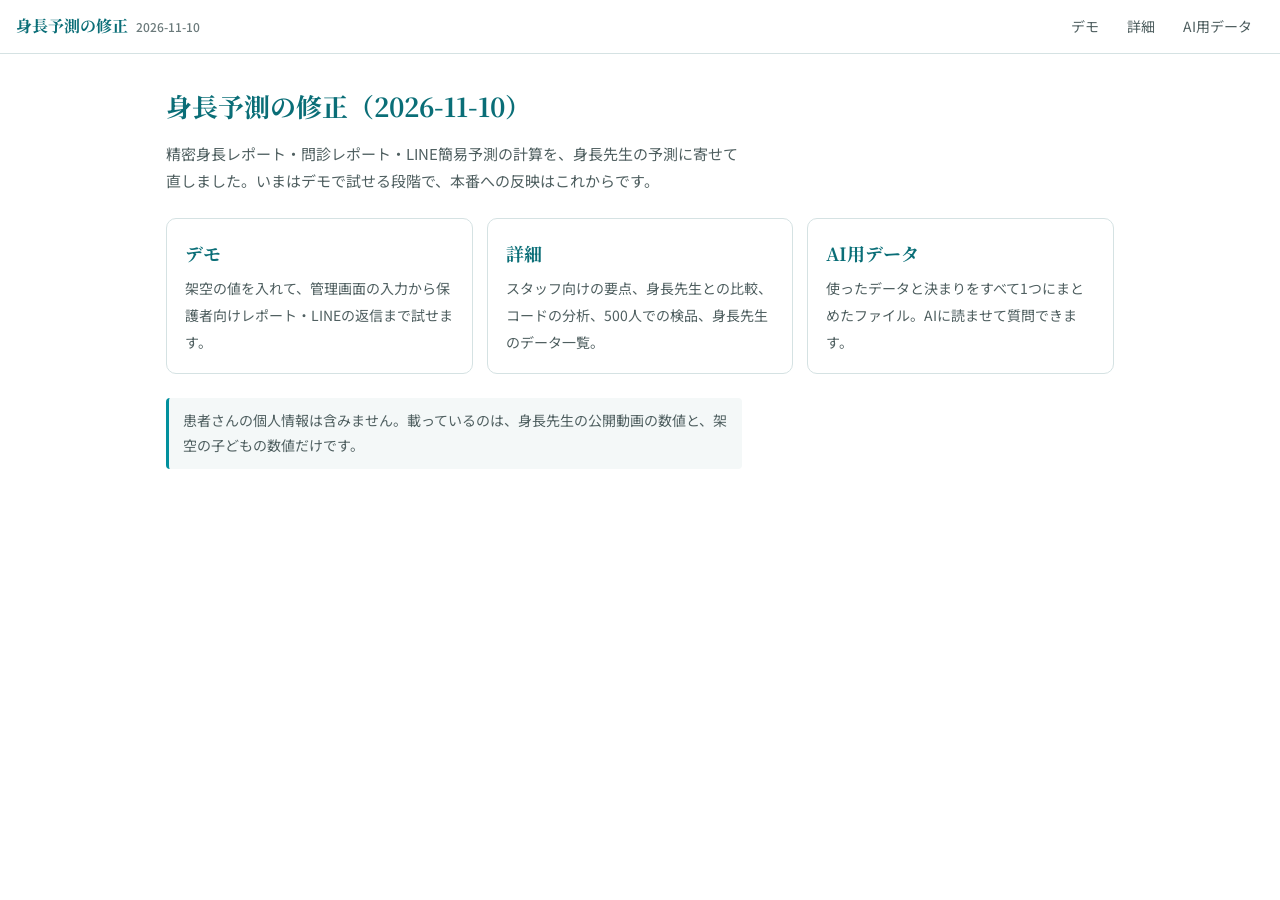
<file: index.html>
<!doctype html>
<html lang="ja">
<head>
<meta charset="utf-8">
<meta name="viewport" content="width=device-width, initial-scale=1">
<meta name="robots" content="noindex, nofollow">
<title>身長予測の修正</title>
<link rel="preconnect" href="https://fonts.googleapis.com">
<link rel="preconnect" href="https://fonts.gstatic.com" crossorigin>
<link rel="stylesheet" href="https://fonts.googleapis.com/css2?family=Noto+Sans+JP:wght@400;500;700&family=Noto+Serif+JP:wght@600;700&display=swap">
<link rel="stylesheet" href="style.css?v=2">
</head>
<body>
<header class="topbar"><a class="brand" href="./">身長予測の修正<span>2026-11-10</span></a>
<nav><a href="demo.html">デモ</a><a href="detail.html">詳細</a><a href="data.html">AI用データ</a></nav></header>
<main>
<h1>身長予測の修正（2026-11-10）</h1>
<p class="lead">精密身長レポート・問診レポート・LINE簡易予測の計算を、身長先生の予測に寄せて直しました。いまはデモで試せる段階で、本番への反映はこれからです。</p>
<div class="cards">
<a class="card" href="demo.html"><b>デモ</b><span>架空の値を入れて、管理画面の入力から保護者向けレポート・LINEの返信まで試せます。</span></a>
<a class="card" href="detail.html"><b>詳細</b><span>スタッフ向けの要点、身長先生との比較、コードの分析、500人での検品、身長先生のデータ一覧。</span></a>
<a class="card" href="data.html"><b>AI用データ</b><span>使ったデータと決まりをすべて1つにまとめたファイル。AIに読ませて質問できます。</span></a>
</div>
<p class="note">患者さんの個人情報は含みません。載っているのは、身長先生の公開動画の数値と、架空の子どもの数値だけです。</p>
</main>
</body></html>
</file>
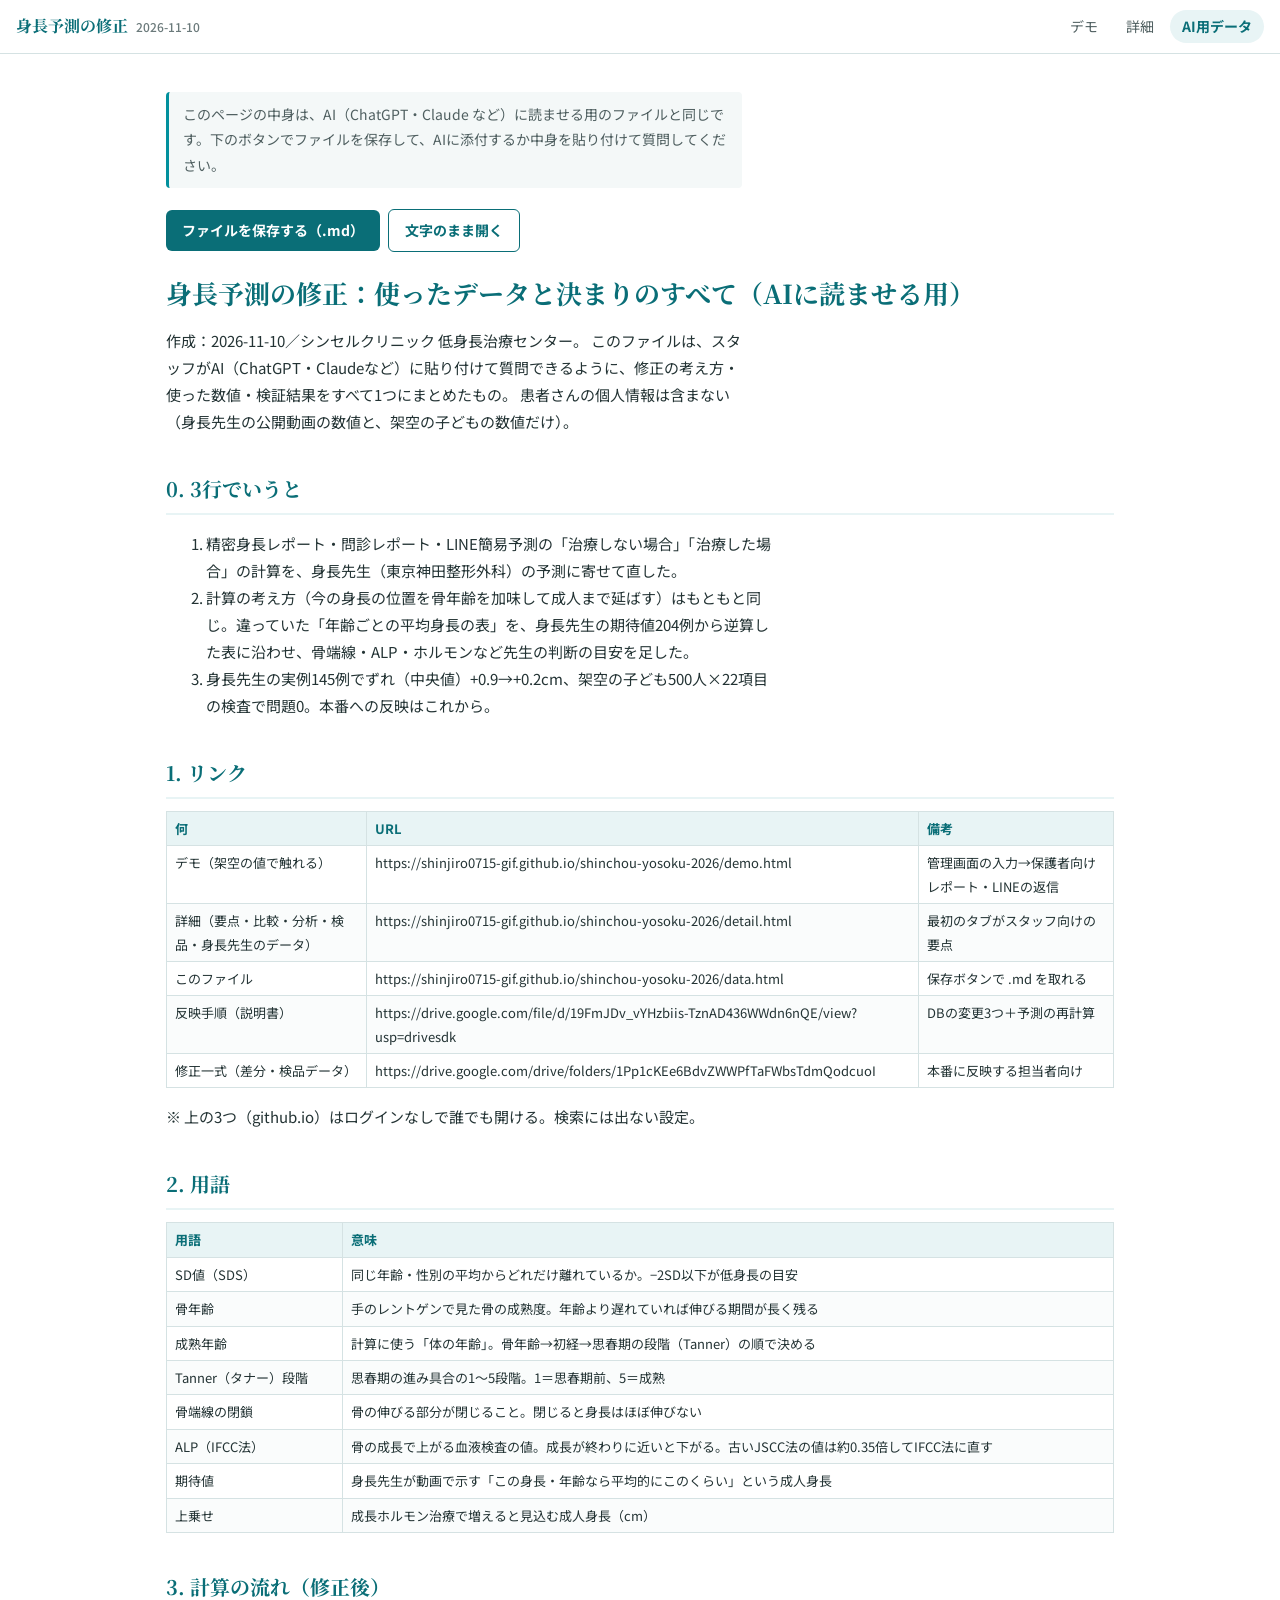
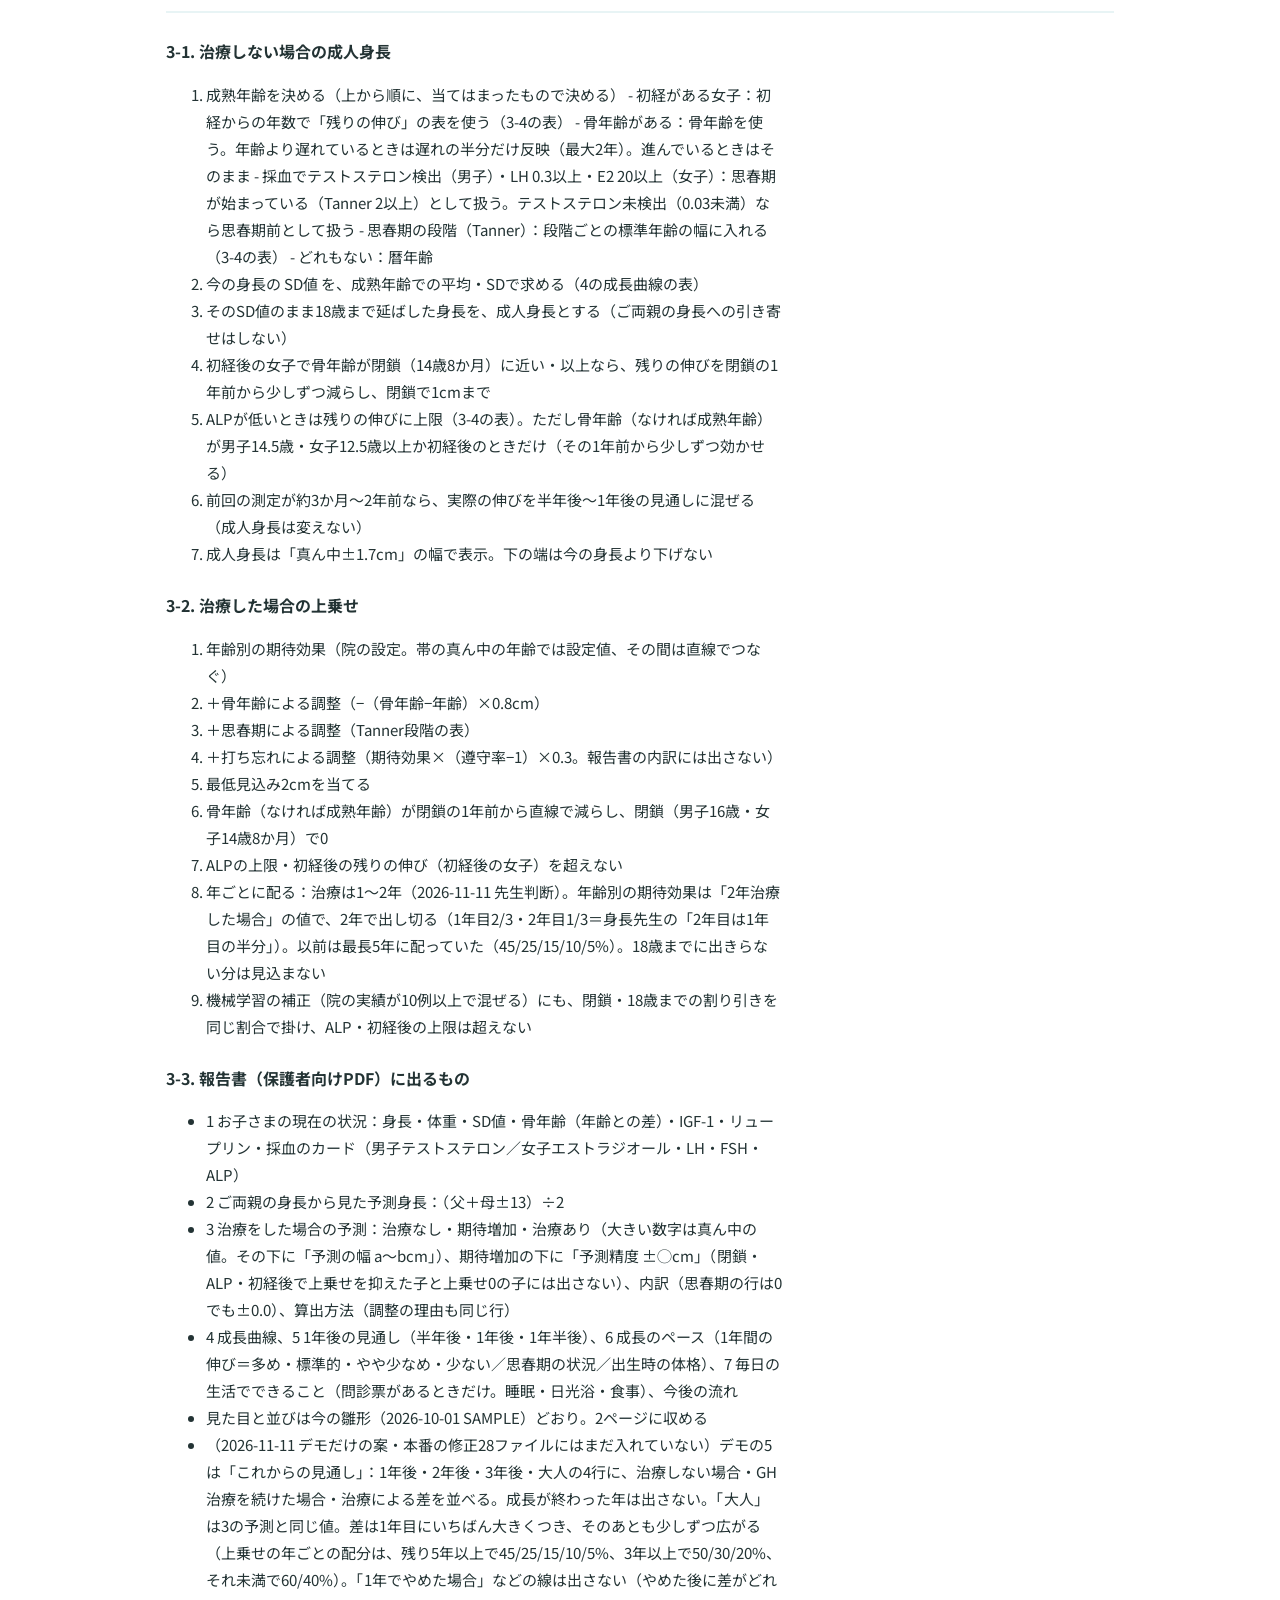
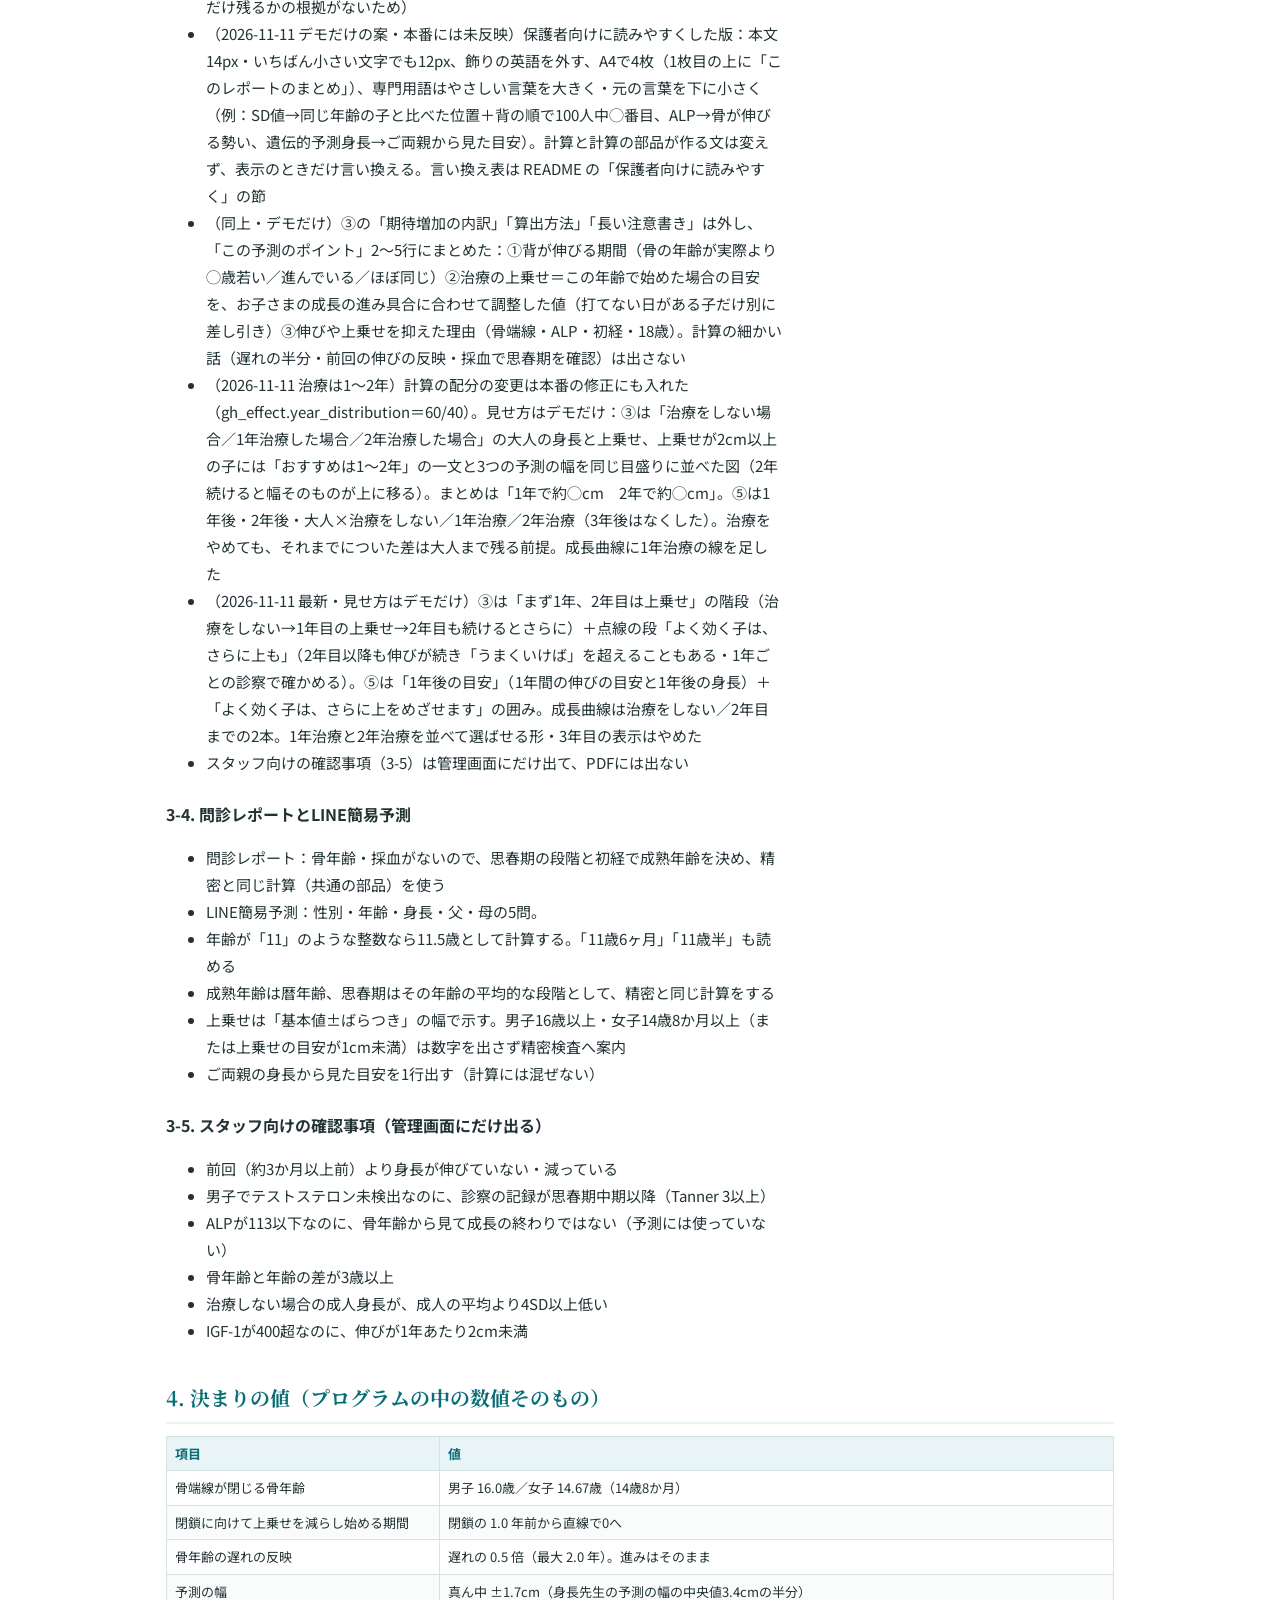
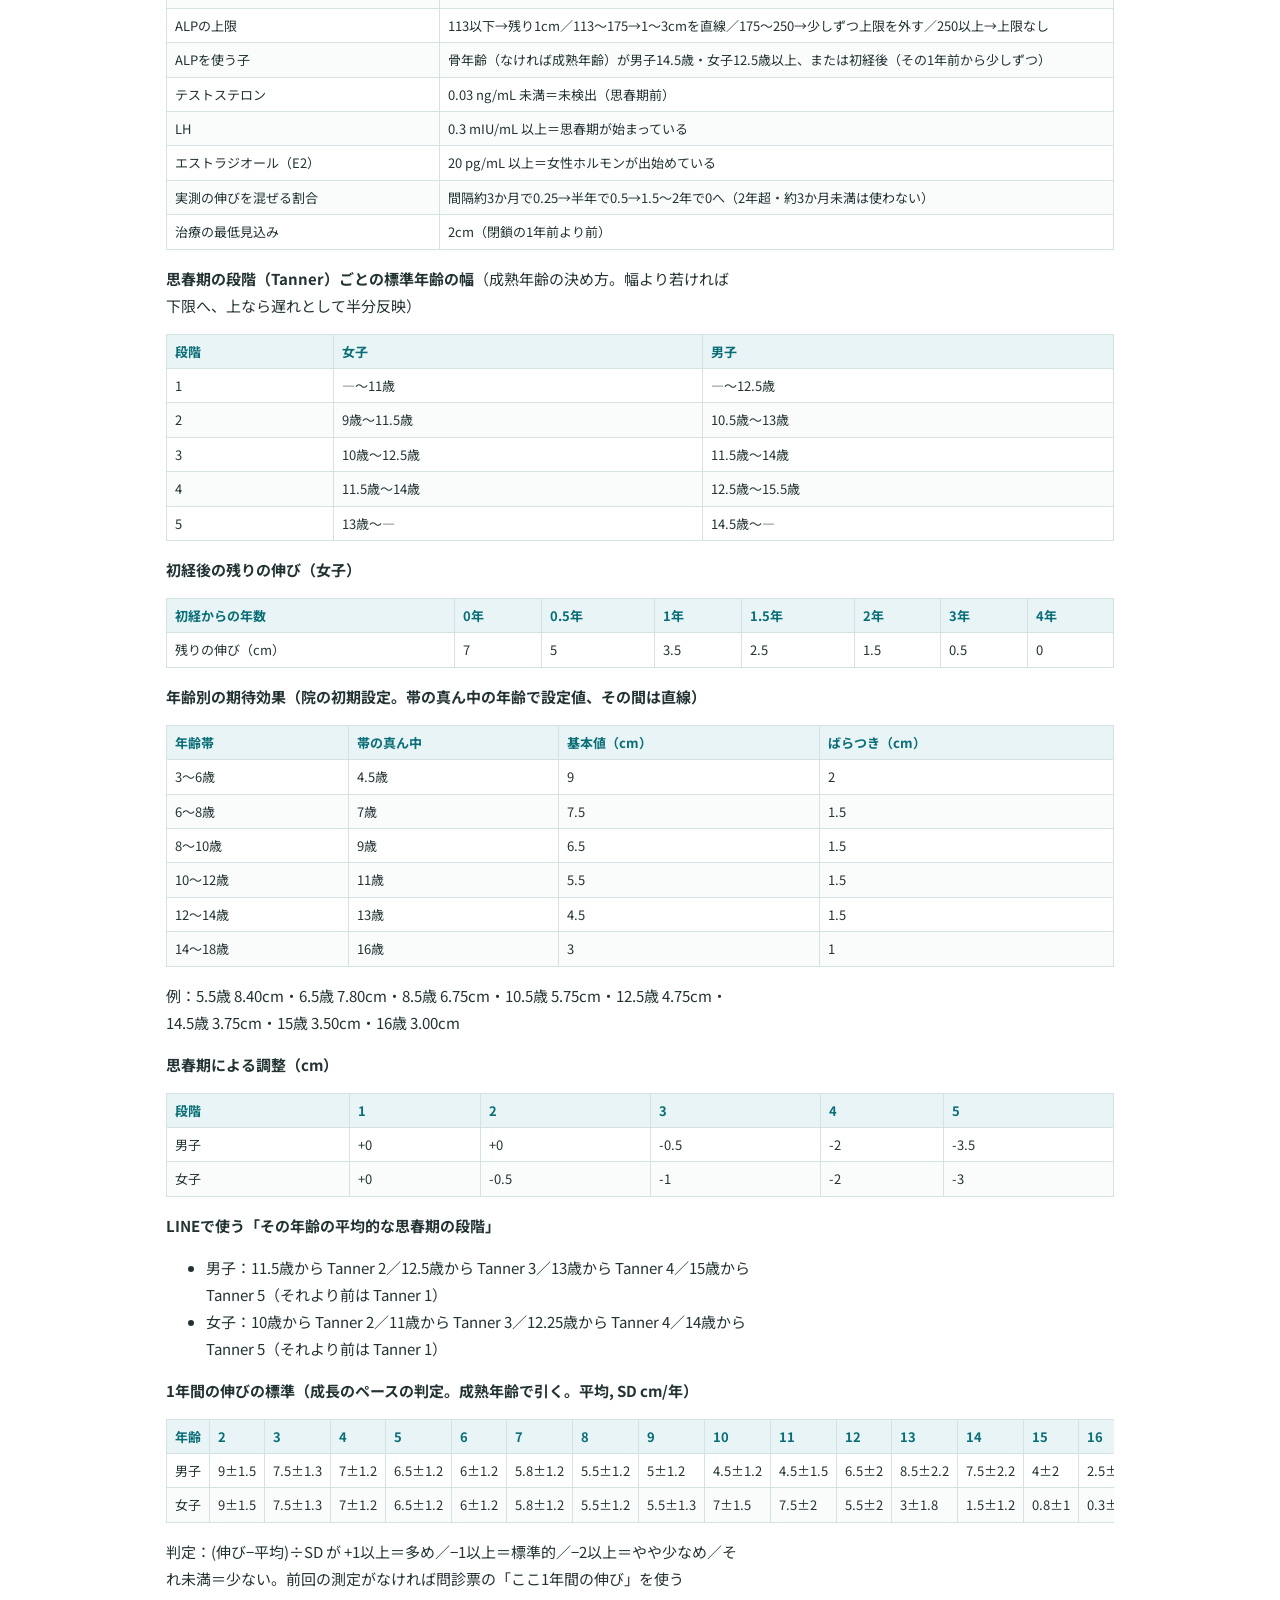
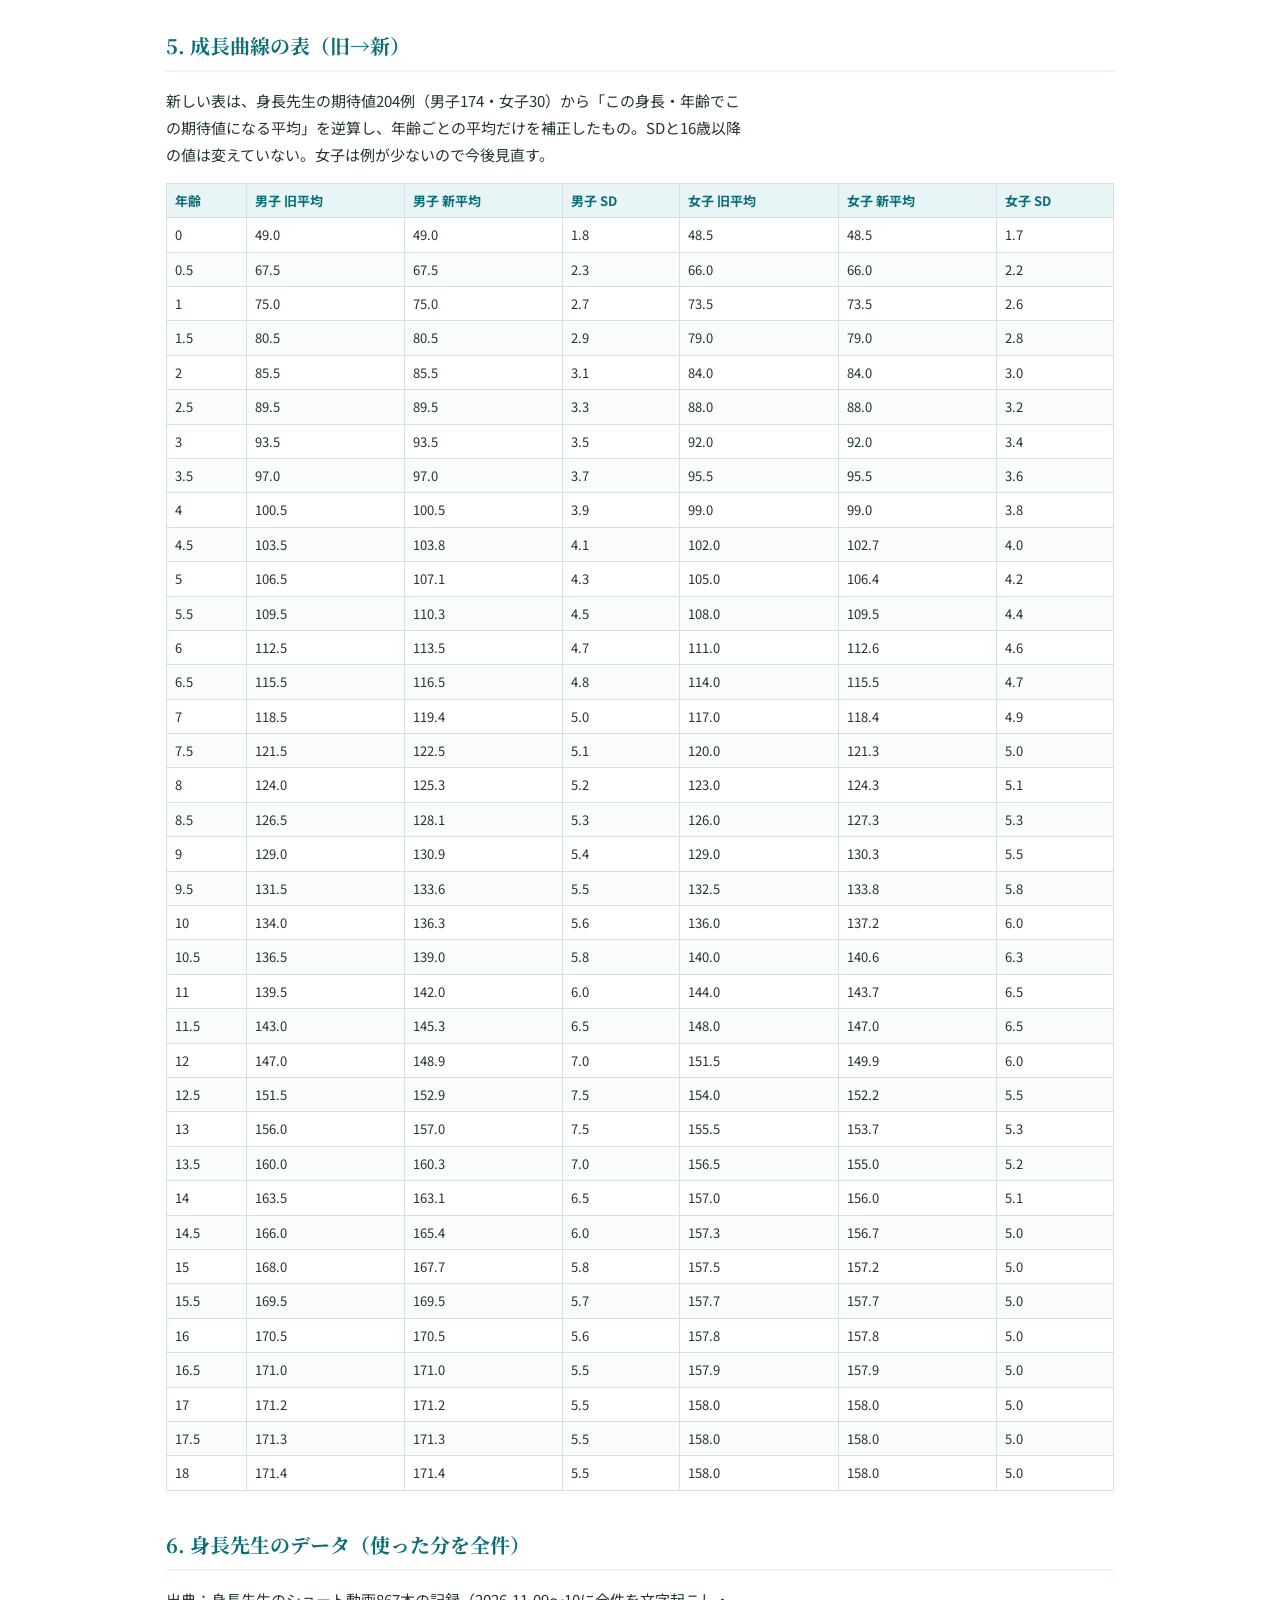
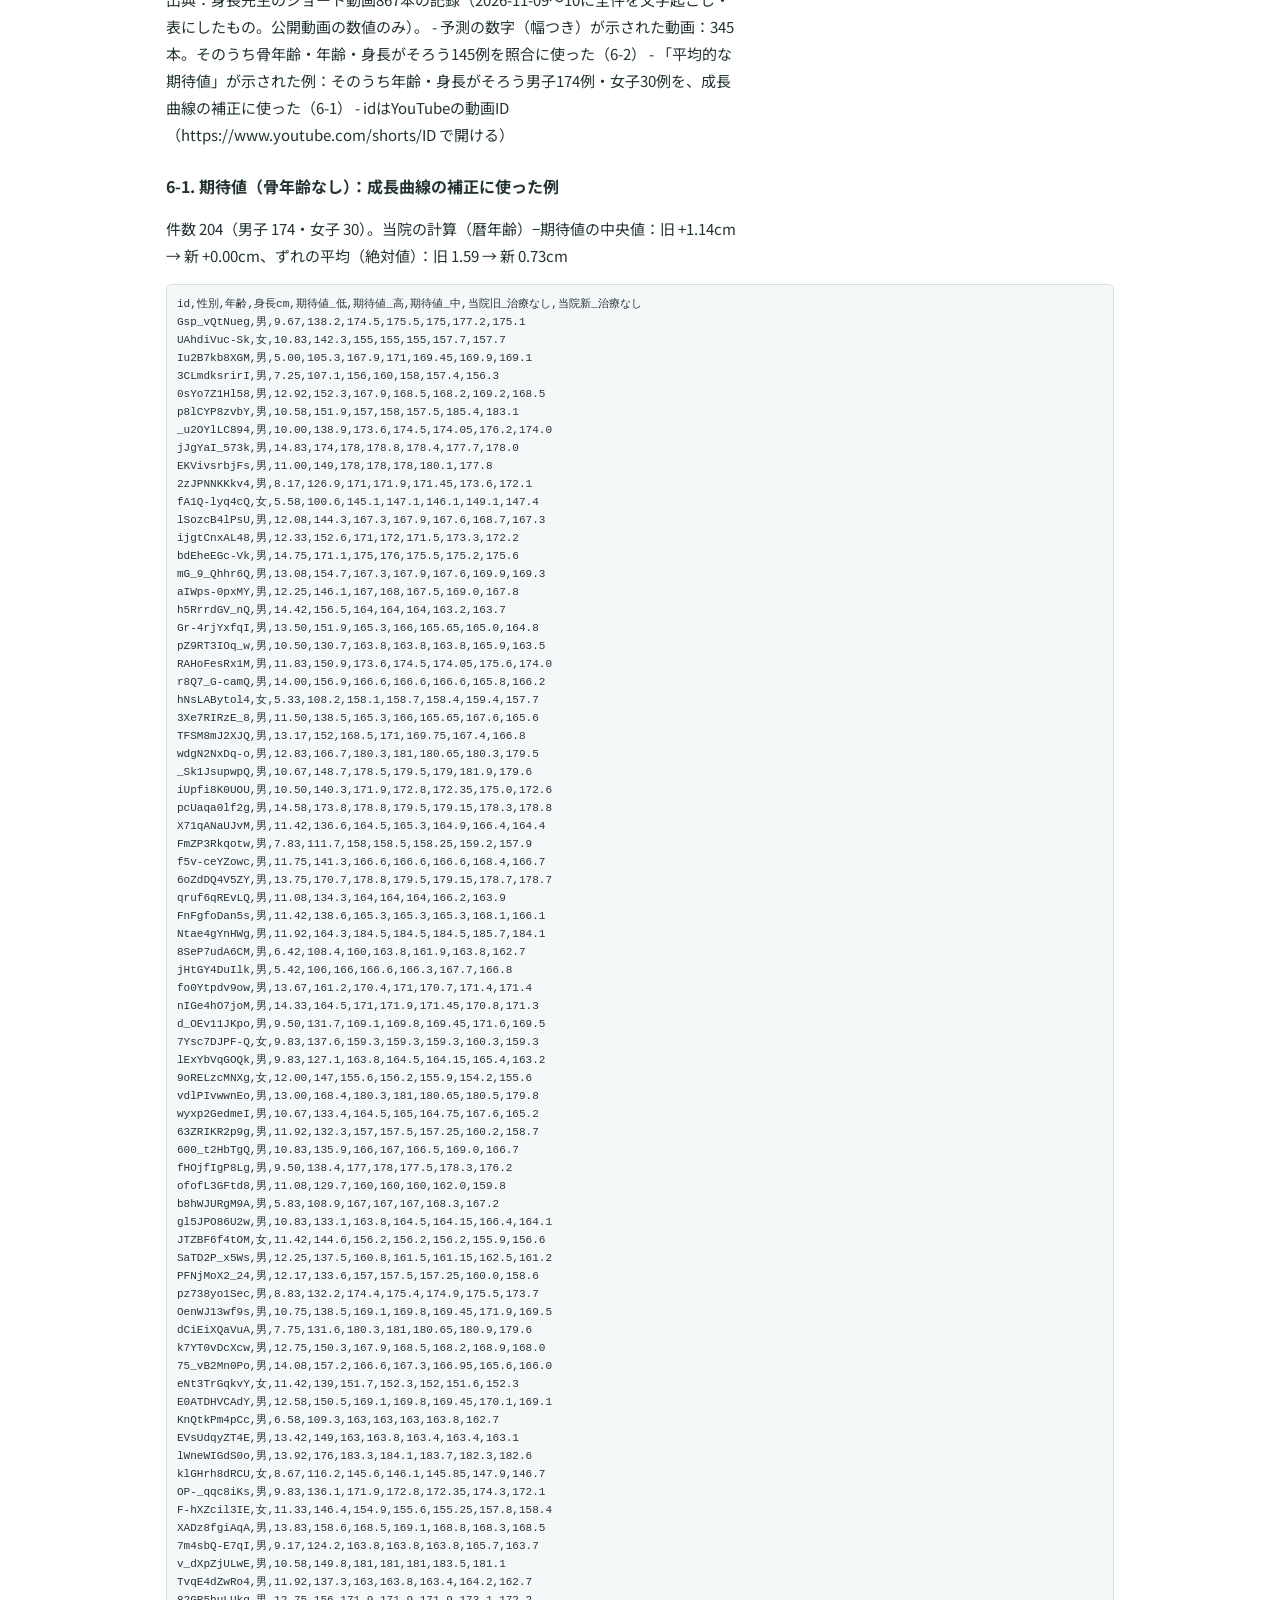
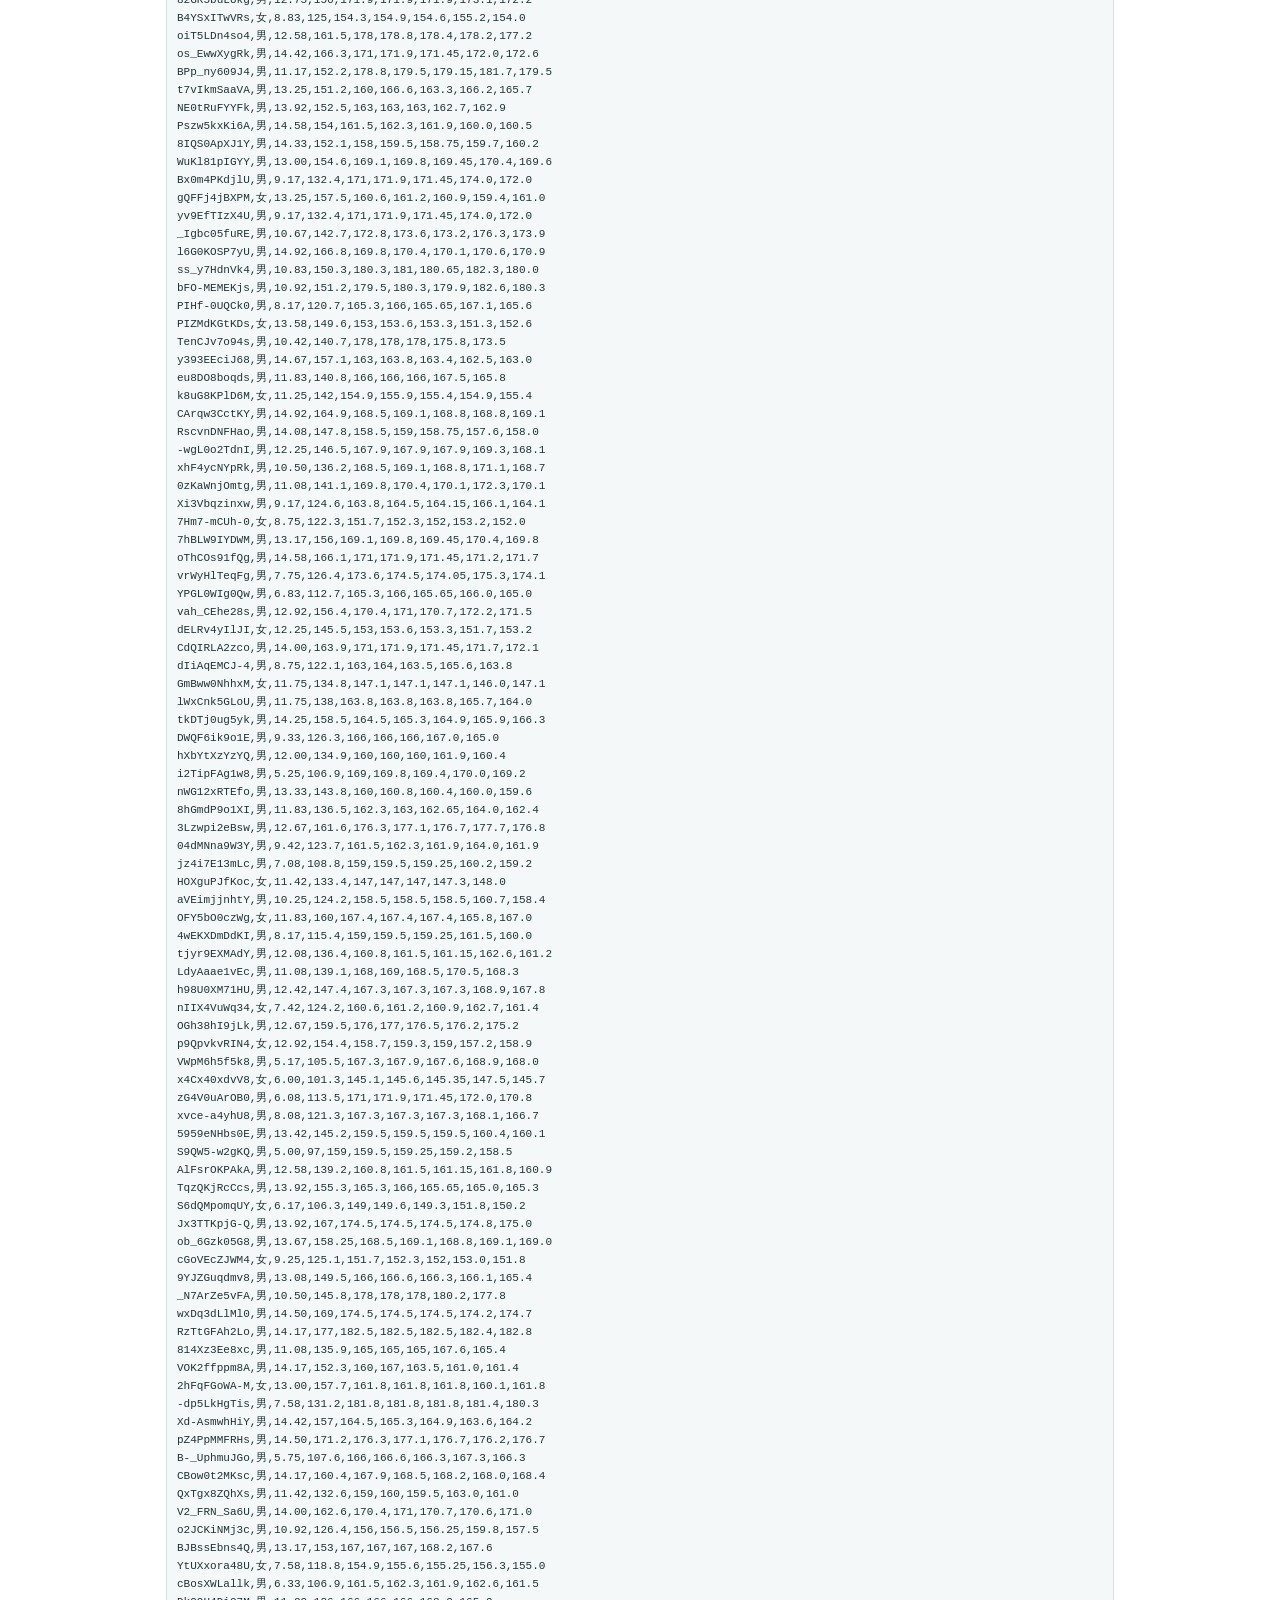
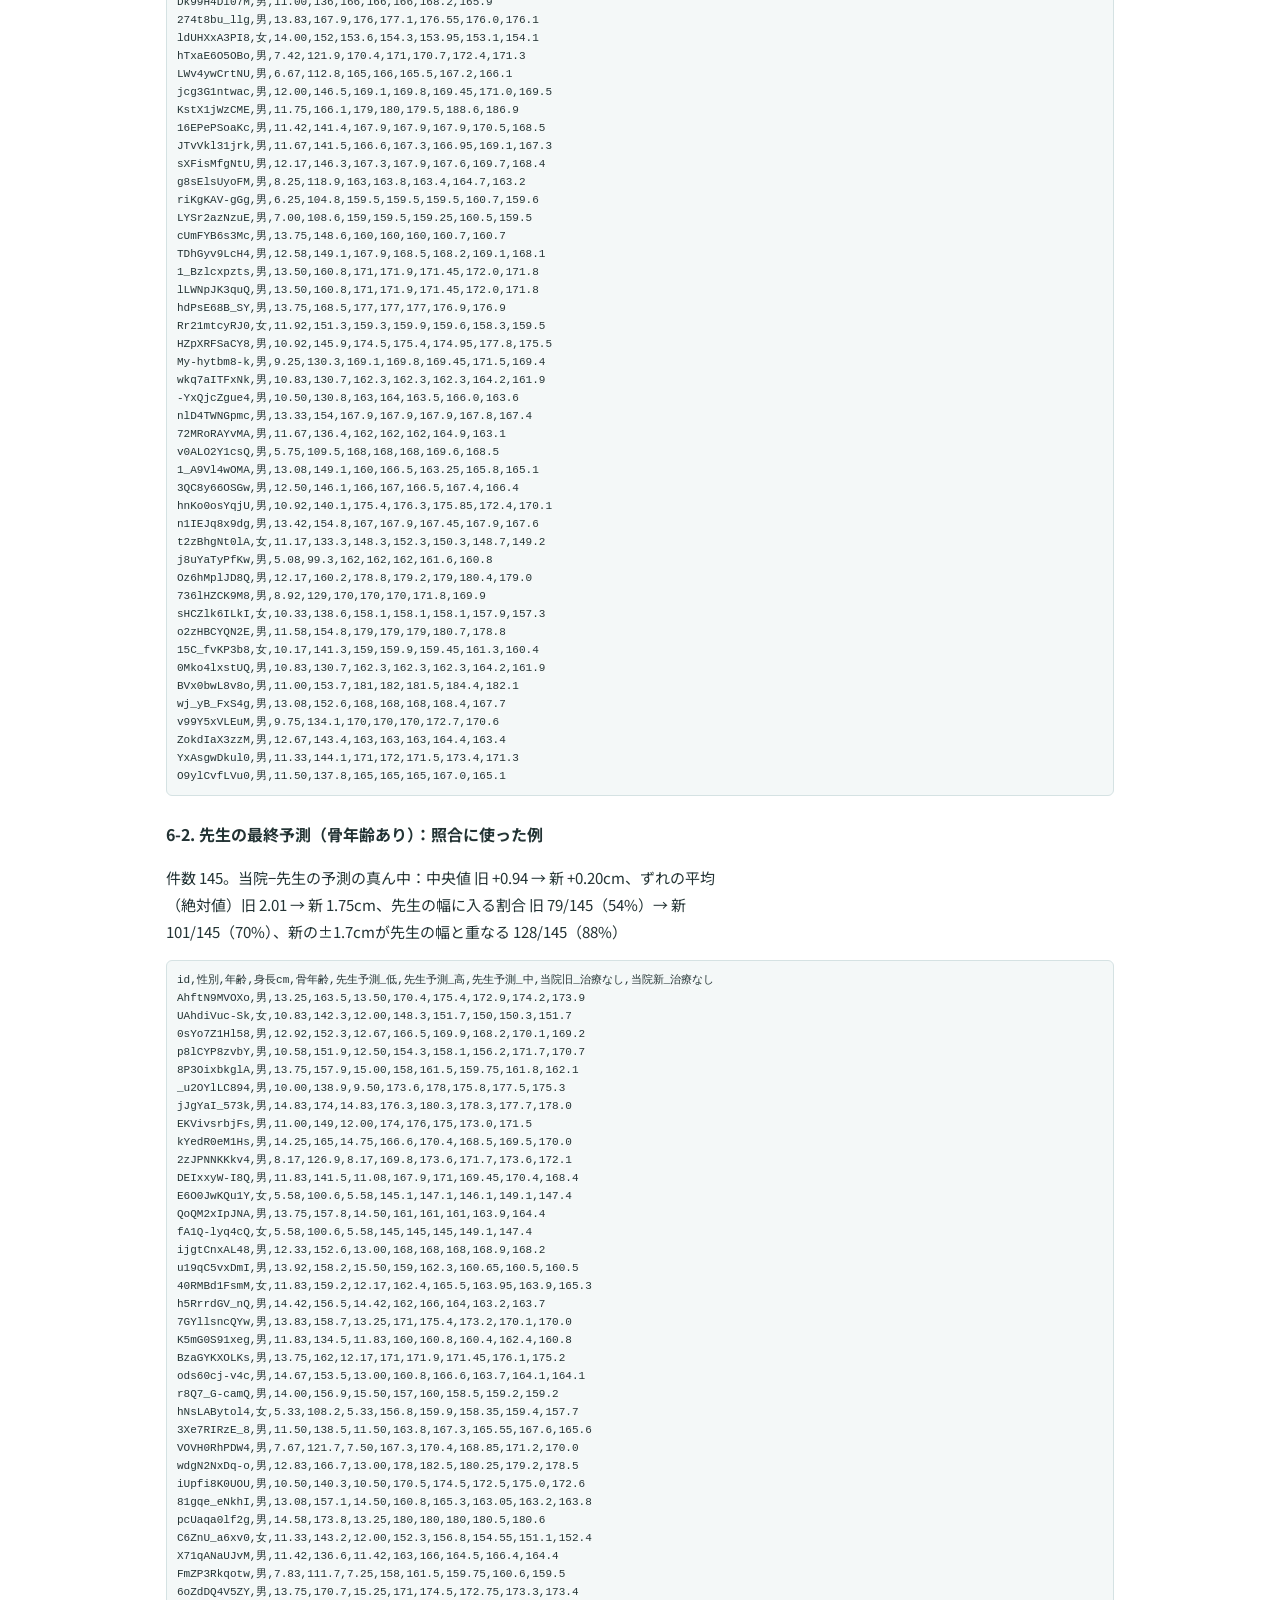
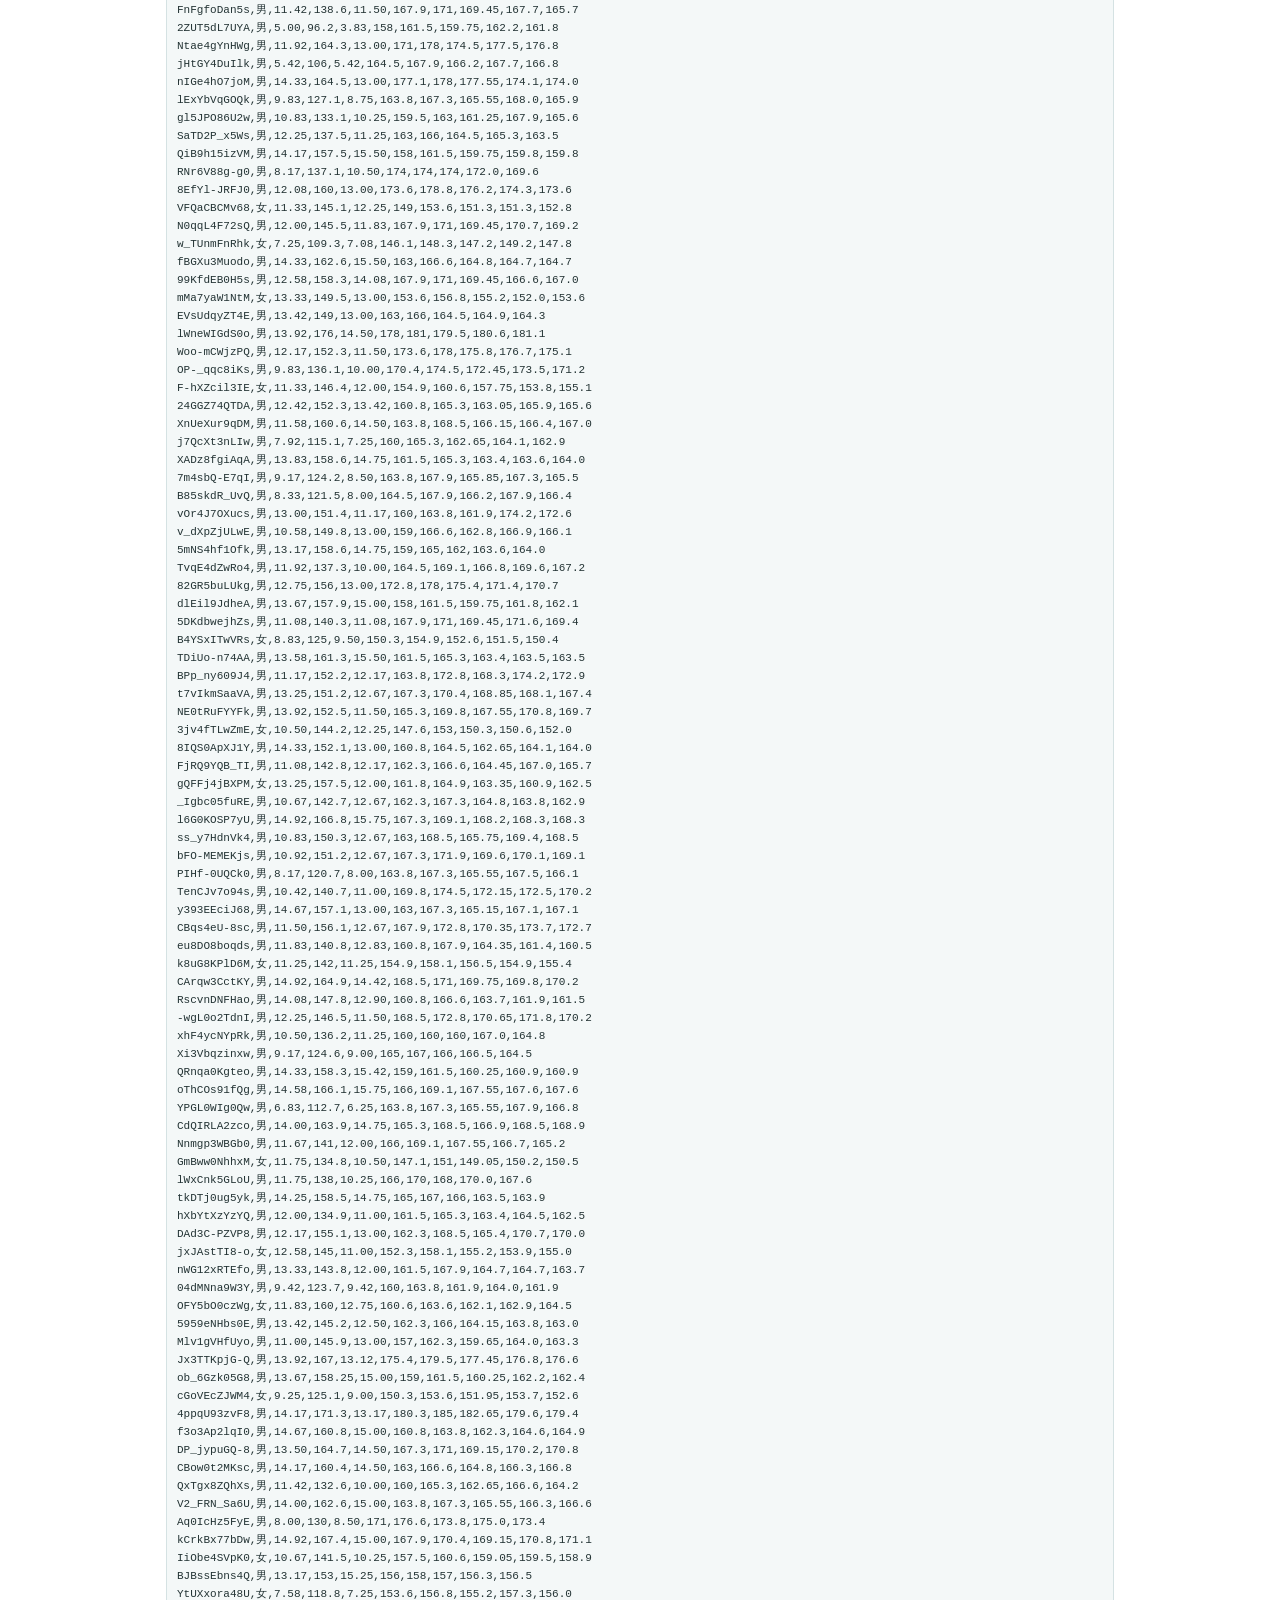
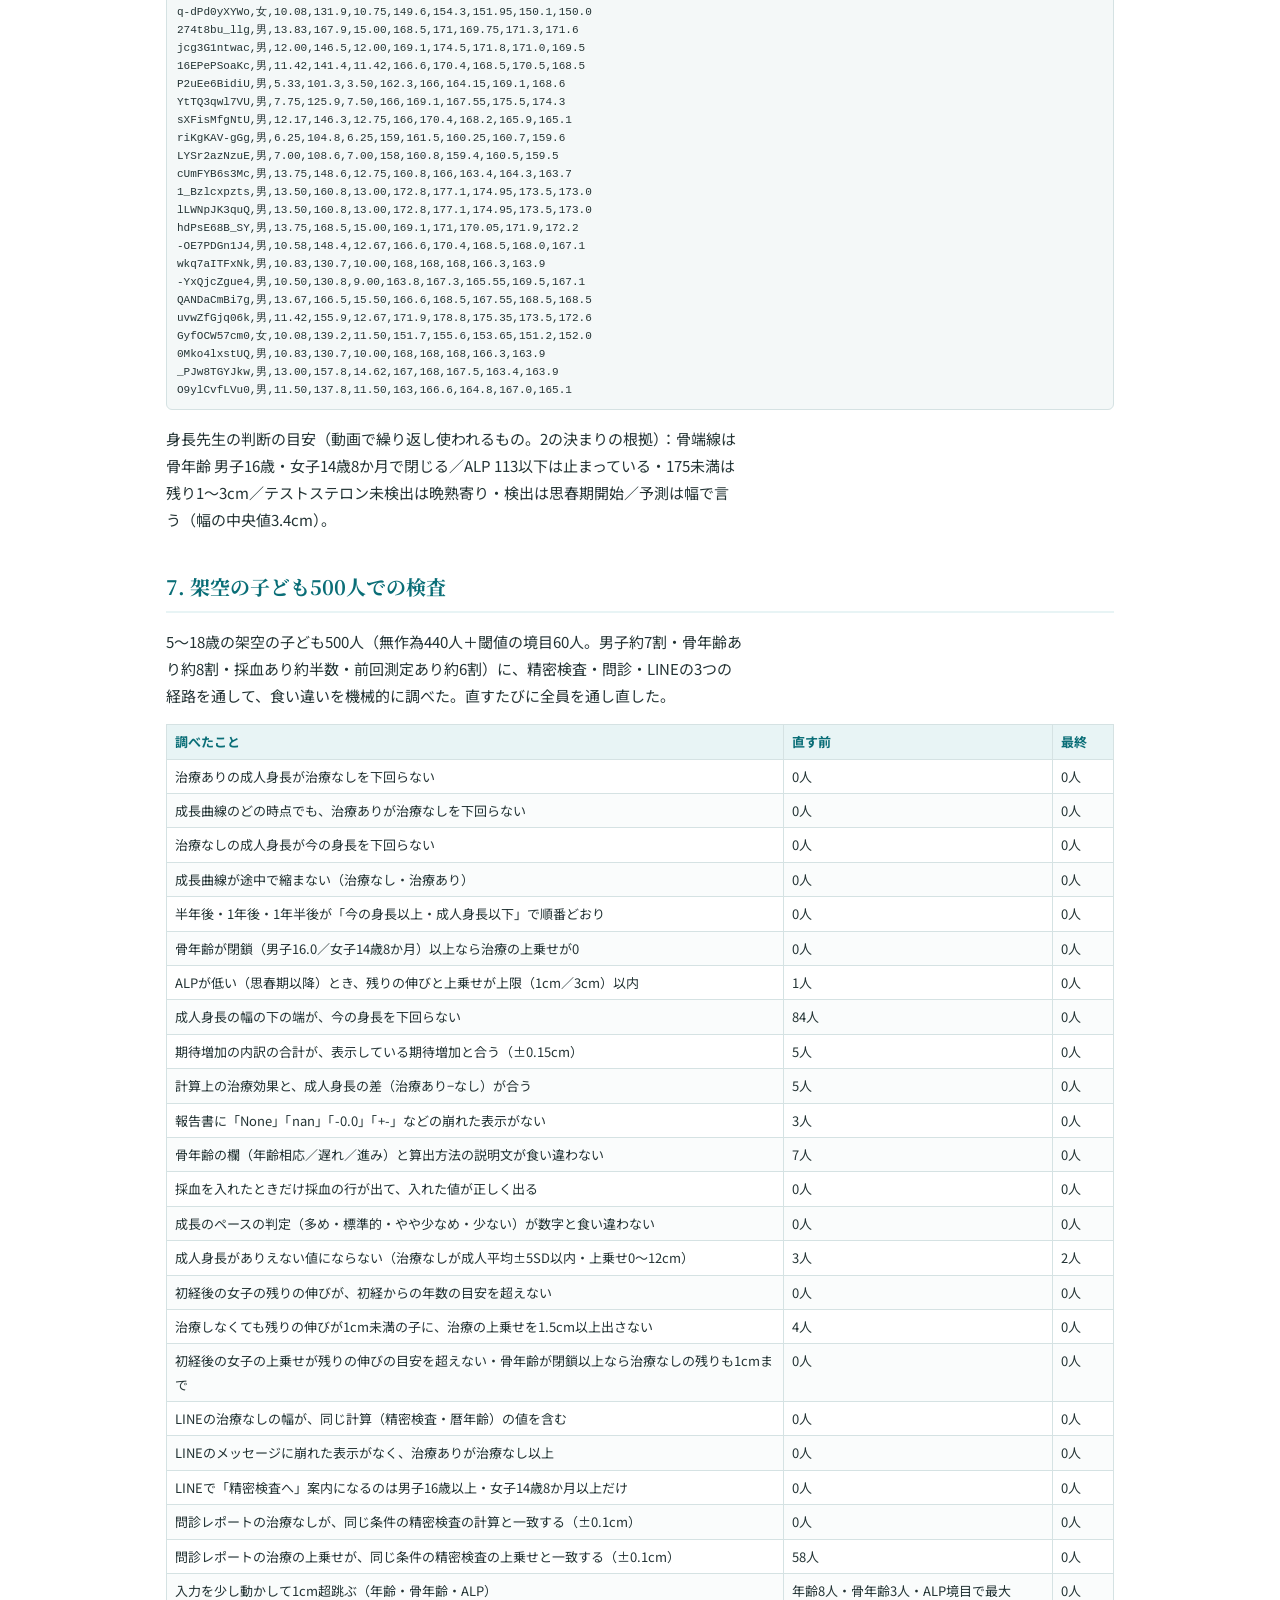
<file: data.html>
<!doctype html>
<html lang="ja">
<head>
<meta charset="utf-8">
<meta name="viewport" content="width=device-width, initial-scale=1">
<meta name="robots" content="noindex, nofollow">
<title>身長予測の修正 AI用データ</title>
<link rel="preconnect" href="https://fonts.googleapis.com">
<link rel="preconnect" href="https://fonts.gstatic.com" crossorigin>
<link rel="stylesheet" href="https://fonts.googleapis.com/css2?family=Noto+Sans+JP:wght@400;500;700&family=Noto+Serif+JP:wght@600;700&display=swap">
<link rel="stylesheet" href="style.css?v=2">
</head>
<body>
<header class="topbar"><a class="brand" href="./">身長予測の修正<span>2026-11-10</span></a>
<nav><a href="demo.html">デモ</a><a href="detail.html">詳細</a><a href="data.html" aria-current="page">AI用データ</a></nav></header>
<main>
<p class="note">このページの中身は、AI（ChatGPT・Claude など）に読ませる用のファイルと同じです。下のボタンでファイルを保存して、AIに添付するか中身を貼り付けて質問してください。</p>
<p><a class="dl" href="ai-data.md" download="身長予測_修正の全データ_AI用.md">ファイルを保存する（.md）</a><a class="dl ghost" href="ai-data.md" target="_blank" rel="noopener">文字のまま開く</a></p>
<h1>身長予測の修正：使ったデータと決まりのすべて（AIに読ませる用）</h1>
<p>作成：2026-11-10／シンセルクリニック 低身長治療センター。
このファイルは、スタッフがAI（ChatGPT・Claudeなど）に貼り付けて質問できるように、修正の考え方・使った数値・検証結果をすべて1つにまとめたもの。
患者さんの個人情報は含まない（身長先生の公開動画の数値と、架空の子どもの数値だけ）。</p>
<h2>0. 3行でいうと</h2>
<ol>
<li>精密身長レポート・問診レポート・LINE簡易予測の「治療しない場合」「治療した場合」の計算を、身長先生（東京神田整形外科）の予測に寄せて直した。</li>
<li>計算の考え方（今の身長の位置を骨年齢を加味して成人まで延ばす）はもともと同じ。違っていた「年齢ごとの平均身長の表」を、身長先生の期待値204例から逆算した表に沿わせ、骨端線・ALP・ホルモンなど先生の判断の目安を足した。</li>
<li>身長先生の実例145例でずれ（中央値）+0.9→+0.2cm、架空の子ども500人×22項目の検査で問題0。本番への反映はこれから。</li>
</ol>
<h2>1. リンク</h2>
<div class="table-wrap"><table>
<thead>
<tr>
<th>何</th>
<th>URL</th>
<th>備考</th>
</tr>
</thead>
<tbody>
<tr>
<td>デモ（架空の値で触れる）</td>
<td>https://shinjiro0715-gif.github.io/shinchou-yosoku-2026/demo.html</td>
<td>管理画面の入力→保護者向けレポート・LINEの返信</td>
</tr>
<tr>
<td>詳細（要点・比較・分析・検品・身長先生のデータ）</td>
<td>https://shinjiro0715-gif.github.io/shinchou-yosoku-2026/detail.html</td>
<td>最初のタブがスタッフ向けの要点</td>
</tr>
<tr>
<td>このファイル</td>
<td>https://shinjiro0715-gif.github.io/shinchou-yosoku-2026/data.html</td>
<td>保存ボタンで .md を取れる</td>
</tr>
<tr>
<td>反映手順（説明書）</td>
<td>https://drive.google.com/file/d/19FmJDv_vYHzbiis-TznAD436WWdn6nQE/view?usp=drivesdk</td>
<td>DBの変更3つ＋予測の再計算</td>
</tr>
<tr>
<td>修正一式（差分・検品データ）</td>
<td>https://drive.google.com/drive/folders/1Pp1cKEe6BdvZWWPfTaFWbsTdmQodcuoI</td>
<td>本番に反映する担当者向け</td>
</tr>
</tbody>
</table></div>
<p>※ 上の3つ（github.io）はログインなしで誰でも開ける。検索には出ない設定。</p>
<h2>2. 用語</h2>
<div class="table-wrap"><table>
<thead>
<tr>
<th>用語</th>
<th>意味</th>
</tr>
</thead>
<tbody>
<tr>
<td>SD値（SDS）</td>
<td>同じ年齢・性別の平均からどれだけ離れているか。−2SD以下が低身長の目安</td>
</tr>
<tr>
<td>骨年齢</td>
<td>手のレントゲンで見た骨の成熟度。年齢より遅れていれば伸びる期間が長く残る</td>
</tr>
<tr>
<td>成熟年齢</td>
<td>計算に使う「体の年齢」。骨年齢→初経→思春期の段階（Tanner）の順で決める</td>
</tr>
<tr>
<td>Tanner（タナー）段階</td>
<td>思春期の進み具合の1〜5段階。1＝思春期前、5＝成熟</td>
</tr>
<tr>
<td>骨端線の閉鎖</td>
<td>骨の伸びる部分が閉じること。閉じると身長はほぼ伸びない</td>
</tr>
<tr>
<td>ALP（IFCC法）</td>
<td>骨の成長で上がる血液検査の値。成長が終わりに近いと下がる。古いJSCC法の値は約0.35倍してIFCC法に直す</td>
</tr>
<tr>
<td>期待値</td>
<td>身長先生が動画で示す「この身長・年齢なら平均的にこのくらい」という成人身長</td>
</tr>
<tr>
<td>上乗せ</td>
<td>成長ホルモン治療で増えると見込む成人身長（cm）</td>
</tr>
</tbody>
</table></div>
<h2>3. 計算の流れ（修正後）</h2>
<h3>3-1. 治療しない場合の成人身長</h3>
<ol>
<li>成熟年齢を決める（上から順に、当てはまったもので決める）
   - 初経がある女子：初経からの年数で「残りの伸び」の表を使う（3-4の表）
   - 骨年齢がある：骨年齢を使う。年齢より遅れているときは遅れの半分だけ反映（最大2年）。進んでいるときはそのまま
   - 採血でテストステロン検出（男子）・LH 0.3以上・E2 20以上（女子）：思春期が始まっている（Tanner 2以上）として扱う。テストステロン未検出（0.03未満）なら思春期前として扱う
   - 思春期の段階（Tanner）：段階ごとの標準年齢の幅に入れる（3-4の表）
   - どれもない：暦年齢</li>
<li>今の身長の SD値 を、成熟年齢での平均・SDで求める（4の成長曲線の表）</li>
<li>そのSD値のまま18歳まで延ばした身長を、成人身長とする（ご両親の身長への引き寄せはしない）</li>
<li>初経後の女子で骨年齢が閉鎖（14歳8か月）に近い・以上なら、残りの伸びを閉鎖の1年前から少しずつ減らし、閉鎖で1cmまで</li>
<li>ALPが低いときは残りの伸びに上限（3-4の表）。ただし骨年齢（なければ成熟年齢）が男子14.5歳・女子12.5歳以上か初経後のときだけ（その1年前から少しずつ効かせる）</li>
<li>前回の測定が約3か月〜2年前なら、実際の伸びを半年後〜1年後の見通しに混ぜる（成人身長は変えない）</li>
<li>成人身長は「真ん中±1.7cm」の幅で表示。下の端は今の身長より下げない</li>
</ol>
<h3>3-2. 治療した場合の上乗せ</h3>
<ol>
<li>年齢別の期待効果（院の設定。帯の真ん中の年齢では設定値、その間は直線でつなぐ）</li>
<li>＋骨年齢による調整（−（骨年齢−年齢）×0.8cm）</li>
<li>＋思春期による調整（Tanner段階の表）</li>
<li>＋打ち忘れによる調整（期待効果×（遵守率−1）×0.3。報告書の内訳には出さない）</li>
<li>最低見込み2cmを当てる</li>
<li>骨年齢（なければ成熟年齢）が閉鎖の1年前から直線で減らし、閉鎖（男子16歳・女子14歳8か月）で0</li>
<li>ALPの上限・初経後の残りの伸び（初経後の女子）を超えない</li>
<li>年ごとに配る：治療は1〜2年（2026-11-11 先生判断）。年齢別の期待効果は「2年治療した場合」の値で、2年で出し切る（1年目2/3・2年目1/3＝身長先生の「2年目は1年目の半分」）。以前は最長5年に配っていた（45/25/15/10/5%）。18歳までに出きらない分は見込まない</li>
<li>機械学習の補正（院の実績が10例以上で混ぜる）にも、閉鎖・18歳までの割り引きを同じ割合で掛け、ALP・初経後の上限は超えない</li>
</ol>
<h3>3-3. 報告書（保護者向けPDF）に出るもの</h3>
<ul>
<li>1 お子さまの現在の状況：身長・体重・SD値・骨年齢（年齢との差）・IGF-1・リュープリン・採血のカード（男子テストステロン／女子エストラジオール・LH・FSH・ALP）</li>
<li>2 ご両親の身長から見た予測身長：（父＋母±13）÷2</li>
<li>3 治療をした場合の予測：治療なし・期待増加・治療あり（大きい数字は真ん中の値。その下に「予測の幅 a〜bcm」）、期待増加の下に「予測精度 ±◯cm」（閉鎖・ALP・初経後で上乗せを抑えた子と上乗せ0の子には出さない）、内訳（思春期の行は0でも±0.0）、算出方法（調整の理由も同じ行）</li>
<li>4 成長曲線、5 1年後の見通し（半年後・1年後・1年半後）、6 成長のペース（1年間の伸び＝多め・標準的・やや少なめ・少ない／思春期の状況／出生時の体格）、7 毎日の生活でできること（問診票があるときだけ。睡眠・日光浴・食事）、今後の流れ</li>
<li>見た目と並びは今の雛形（2026-10-01 SAMPLE）どおり。2ページに収める</li>
<li>（2026-11-11 デモだけの案・本番の修正28ファイルにはまだ入れていない）デモの5は「これからの見通し」：1年後・2年後・3年後・大人の4行に、治療しない場合・GH治療を続けた場合・治療による差を並べる。成長が終わった年は出さない。「大人」は3の予測と同じ値。差は1年目にいちばん大きくつき、そのあとも少しずつ広がる（上乗せの年ごとの配分は、残り5年以上で45/25/15/10/5%、3年以上で50/30/20%、それ未満で60/40%）。「1年でやめた場合」などの線は出さない（やめた後に差がどれだけ残るかの根拠がないため）</li>
<li>（2026-11-11 デモだけの案・本番には未反映）保護者向けに読みやすくした版：本文14px・いちばん小さい文字でも12px、飾りの英語を外す、A4で4枚（1枚目の上に「このレポートのまとめ」）、専門用語はやさしい言葉を大きく・元の言葉を下に小さく（例：SD値→同じ年齢の子と比べた位置＋背の順で100人中◯番目、ALP→骨が伸びる勢い、遺伝的予測身長→ご両親から見た目安）。計算と計算の部品が作る文は変えず、表示のときだけ言い換える。言い換え表は README の「保護者向けに読みやすく」の節</li>
<li>（同上・デモだけ）③の「期待増加の内訳」「算出方法」「長い注意書き」は外し、「この予測のポイント」2〜5行にまとめた：①背が伸びる期間（骨の年齢が実際より◯歳若い／進んでいる／ほぼ同じ）②治療の上乗せ＝この年齢で始めた場合の目安を、お子さまの成長の進み具合に合わせて調整した値（打てない日がある子だけ別に差し引き）③伸びや上乗せを抑えた理由（骨端線・ALP・初経・18歳）。計算の細かい話（遅れの半分・前回の伸びの反映・採血で思春期を確認）は出さない</li>
<li>（2026-11-11 治療は1〜2年）計算の配分の変更は本番の修正にも入れた（gh_effect.year_distribution＝60/40）。見せ方はデモだけ：③は「治療をしない場合／1年治療した場合／2年治療した場合」の大人の身長と上乗せ、上乗せが2cm以上の子には「おすすめは1〜2年」の一文と3つの予測の幅を同じ目盛りに並べた図（2年続けると幅そのものが上に移る）。まとめは「1年で約◯cm　2年で約◯cm」。⑤は1年後・2年後・大人×治療をしない／1年治療／2年治療（3年後はなくした）。治療をやめても、それまでについた差は大人まで残る前提。成長曲線に1年治療の線を足した</li>
<li>（2026-11-11 最新・見せ方はデモだけ）③は「まず1年、2年目は上乗せ」の階段（治療をしない→1年目の上乗せ→2年目も続けるとさらに）＋点線の段「よく効く子は、さらに上も」（2年目以降も伸びが続き「うまくいけば」を超えることもある・1年ごとの診察で確かめる）。⑤は「1年後の目安」（1年間の伸びの目安と1年後の身長）＋「よく効く子は、さらに上をめざせます」の囲み。成長曲線は治療をしない／2年目までの2本。1年治療と2年治療を並べて選ばせる形・3年目の表示はやめた</li>
<li>スタッフ向けの確認事項（3-5）は管理画面にだけ出て、PDFには出ない</li>
</ul>
<h3>3-4. 問診レポートとLINE簡易予測</h3>
<ul>
<li>問診レポート：骨年齢・採血がないので、思春期の段階と初経で成熟年齢を決め、精密と同じ計算（共通の部品）を使う</li>
<li>LINE簡易予測：性別・年齢・身長・父・母の5問。</li>
<li>年齢が「11」のような整数なら11.5歳として計算する。「11歳6ヶ月」「11歳半」も読める</li>
<li>成熟年齢は暦年齢、思春期はその年齢の平均的な段階として、精密と同じ計算をする</li>
<li>上乗せは「基本値±ばらつき」の幅で示す。男子16歳以上・女子14歳8か月以上（または上乗せの目安が1cm未満）は数字を出さず精密検査へ案内</li>
<li>ご両親の身長から見た目安を1行出す（計算には混ぜない）</li>
</ul>
<h3>3-5. スタッフ向けの確認事項（管理画面にだけ出る）</h3>
<ul>
<li>前回（約3か月以上前）より身長が伸びていない・減っている</li>
<li>男子でテストステロン未検出なのに、診察の記録が思春期中期以降（Tanner 3以上）</li>
<li>ALPが113以下なのに、骨年齢から見て成長の終わりではない（予測には使っていない）</li>
<li>骨年齢と年齢の差が3歳以上</li>
<li>治療しない場合の成人身長が、成人の平均より4SD以上低い</li>
<li>IGF-1が400超なのに、伸びが1年あたり2cm未満</li>
</ul>
<h2>4. 決まりの値（プログラムの中の数値そのもの）</h2>
<div class="table-wrap"><table>
<thead>
<tr>
<th>項目</th>
<th>値</th>
</tr>
</thead>
<tbody>
<tr>
<td>骨端線が閉じる骨年齢</td>
<td>男子 16.0歳／女子 14.67歳（14歳8か月）</td>
</tr>
<tr>
<td>閉鎖に向けて上乗せを減らし始める期間</td>
<td>閉鎖の 1.0 年前から直線で0へ</td>
</tr>
<tr>
<td>骨年齢の遅れの反映</td>
<td>遅れの 0.5 倍（最大 2.0 年）。進みはそのまま</td>
</tr>
<tr>
<td>予測の幅</td>
<td>真ん中 ±1.7cm（身長先生の予測の幅の中央値3.4cmの半分）</td>
</tr>
<tr>
<td>ALPの上限</td>
<td>113以下→残り1cm／113〜175→1〜3cmを直線／175〜250→少しずつ上限を外す／250以上→上限なし</td>
</tr>
<tr>
<td>ALPを使う子</td>
<td>骨年齢（なければ成熟年齢）が男子14.5歳・女子12.5歳以上、または初経後（その1年前から少しずつ）</td>
</tr>
<tr>
<td>テストステロン</td>
<td>0.03 ng/mL 未満＝未検出（思春期前）</td>
</tr>
<tr>
<td>LH</td>
<td>0.3 mIU/mL 以上＝思春期が始まっている</td>
</tr>
<tr>
<td>エストラジオール（E2）</td>
<td>20 pg/mL 以上＝女性ホルモンが出始めている</td>
</tr>
<tr>
<td>実測の伸びを混ぜる割合</td>
<td>間隔約3か月で0.25→半年で0.5→1.5〜2年で0へ（2年超・約3か月未満は使わない）</td>
</tr>
<tr>
<td>治療の最低見込み</td>
<td>2cm（閉鎖の1年前より前）</td>
</tr>
</tbody>
</table></div>
<p><strong>思春期の段階（Tanner）ごとの標準年齢の幅</strong>（成熟年齢の決め方。幅より若ければ下限へ、上なら遅れとして半分反映）</p>
<div class="table-wrap"><table>
<thead>
<tr>
<th>段階</th>
<th>女子</th>
<th>男子</th>
</tr>
</thead>
<tbody>
<tr>
<td>1</td>
<td>—〜11歳</td>
<td>—〜12.5歳</td>
</tr>
<tr>
<td>2</td>
<td>9歳〜11.5歳</td>
<td>10.5歳〜13歳</td>
</tr>
<tr>
<td>3</td>
<td>10歳〜12.5歳</td>
<td>11.5歳〜14歳</td>
</tr>
<tr>
<td>4</td>
<td>11.5歳〜14歳</td>
<td>12.5歳〜15.5歳</td>
</tr>
<tr>
<td>5</td>
<td>13歳〜—</td>
<td>14.5歳〜—</td>
</tr>
</tbody>
</table></div>
<p><strong>初経後の残りの伸び（女子）</strong></p>
<div class="table-wrap"><table>
<thead>
<tr>
<th>初経からの年数</th>
<th>0年</th>
<th>0.5年</th>
<th>1年</th>
<th>1.5年</th>
<th>2年</th>
<th>3年</th>
<th>4年</th>
</tr>
</thead>
<tbody>
<tr>
<td>残りの伸び（cm）</td>
<td>7</td>
<td>5</td>
<td>3.5</td>
<td>2.5</td>
<td>1.5</td>
<td>0.5</td>
<td>0</td>
</tr>
</tbody>
</table></div>
<p><strong>年齢別の期待効果（院の初期設定。帯の真ん中の年齢で設定値、その間は直線）</strong></p>
<div class="table-wrap"><table>
<thead>
<tr>
<th>年齢帯</th>
<th>帯の真ん中</th>
<th>基本値（cm）</th>
<th>ばらつき（cm）</th>
</tr>
</thead>
<tbody>
<tr>
<td>3〜6歳</td>
<td>4.5歳</td>
<td>9</td>
<td>2</td>
</tr>
<tr>
<td>6〜8歳</td>
<td>7歳</td>
<td>7.5</td>
<td>1.5</td>
</tr>
<tr>
<td>8〜10歳</td>
<td>9歳</td>
<td>6.5</td>
<td>1.5</td>
</tr>
<tr>
<td>10〜12歳</td>
<td>11歳</td>
<td>5.5</td>
<td>1.5</td>
</tr>
<tr>
<td>12〜14歳</td>
<td>13歳</td>
<td>4.5</td>
<td>1.5</td>
</tr>
<tr>
<td>14〜18歳</td>
<td>16歳</td>
<td>3</td>
<td>1</td>
</tr>
</tbody>
</table></div>
<p>例：5.5歳 8.40cm・6.5歳 7.80cm・8.5歳 6.75cm・10.5歳 5.75cm・12.5歳 4.75cm・14.5歳 3.75cm・15歳 3.50cm・16歳 3.00cm</p>
<p><strong>思春期による調整（cm）</strong></p>
<div class="table-wrap"><table>
<thead>
<tr>
<th>段階</th>
<th>1</th>
<th>2</th>
<th>3</th>
<th>4</th>
<th>5</th>
</tr>
</thead>
<tbody>
<tr>
<td>男子</td>
<td>+0</td>
<td>+0</td>
<td>-0.5</td>
<td>-2</td>
<td>-3.5</td>
</tr>
<tr>
<td>女子</td>
<td>+0</td>
<td>-0.5</td>
<td>-1</td>
<td>-2</td>
<td>-3</td>
</tr>
</tbody>
</table></div>
<p><strong>LINEで使う「その年齢の平均的な思春期の段階」</strong></p>
<ul>
<li>男子：11.5歳から Tanner 2／12.5歳から Tanner 3／13歳から Tanner 4／15歳から Tanner 5（それより前は Tanner 1）</li>
<li>女子：10歳から Tanner 2／11歳から Tanner 3／12.25歳から Tanner 4／14歳から Tanner 5（それより前は Tanner 1）</li>
</ul>
<p><strong>1年間の伸びの標準（成長のペースの判定。成熟年齢で引く。平均, SD cm/年）</strong></p>
<div class="table-wrap"><table>
<thead>
<tr>
<th>年齢</th>
<th>2</th>
<th>3</th>
<th>4</th>
<th>5</th>
<th>6</th>
<th>7</th>
<th>8</th>
<th>9</th>
<th>10</th>
<th>11</th>
<th>12</th>
<th>13</th>
<th>14</th>
<th>15</th>
<th>16</th>
<th>17</th>
<th>18</th>
</tr>
</thead>
<tbody>
<tr>
<td>男子</td>
<td>9±1.5</td>
<td>7.5±1.3</td>
<td>7±1.2</td>
<td>6.5±1.2</td>
<td>6±1.2</td>
<td>5.8±1.2</td>
<td>5.5±1.2</td>
<td>5±1.2</td>
<td>4.5±1.2</td>
<td>4.5±1.5</td>
<td>6.5±2</td>
<td>8.5±2.2</td>
<td>7.5±2.2</td>
<td>4±2</td>
<td>2.5±1.5</td>
<td>1±1</td>
<td>0.5±0.8</td>
</tr>
<tr>
<td>女子</td>
<td>9±1.5</td>
<td>7.5±1.3</td>
<td>7±1.2</td>
<td>6.5±1.2</td>
<td>6±1.2</td>
<td>5.8±1.2</td>
<td>5.5±1.2</td>
<td>5.5±1.3</td>
<td>7±1.5</td>
<td>7.5±2</td>
<td>5.5±2</td>
<td>3±1.8</td>
<td>1.5±1.2</td>
<td>0.8±1</td>
<td>0.3±0.8</td>
<td>0.2±0.5</td>
<td>0.1±0.5</td>
</tr>
</tbody>
</table></div>
<p>判定：(伸び−平均)÷SD が +1以上＝多め／−1以上＝標準的／−2以上＝やや少なめ／それ未満＝少ない。前回の測定がなければ問診票の「ここ1年間の伸び」を使う</p>
<h2>5. 成長曲線の表（旧→新）</h2>
<p>新しい表は、身長先生の期待値204例（男子174・女子30）から「この身長・年齢でこの期待値になる平均」を逆算し、年齢ごとの平均だけを補正したもの。SDと16歳以降の値は変えていない。女子は例が少ないので今後見直す。</p>
<div class="table-wrap"><table>
<thead>
<tr>
<th>年齢</th>
<th>男子 旧平均</th>
<th>男子 新平均</th>
<th>男子 SD</th>
<th>女子 旧平均</th>
<th>女子 新平均</th>
<th>女子 SD</th>
</tr>
</thead>
<tbody>
<tr>
<td>0</td>
<td>49.0</td>
<td>49.0</td>
<td>1.8</td>
<td>48.5</td>
<td>48.5</td>
<td>1.7</td>
</tr>
<tr>
<td>0.5</td>
<td>67.5</td>
<td>67.5</td>
<td>2.3</td>
<td>66.0</td>
<td>66.0</td>
<td>2.2</td>
</tr>
<tr>
<td>1</td>
<td>75.0</td>
<td>75.0</td>
<td>2.7</td>
<td>73.5</td>
<td>73.5</td>
<td>2.6</td>
</tr>
<tr>
<td>1.5</td>
<td>80.5</td>
<td>80.5</td>
<td>2.9</td>
<td>79.0</td>
<td>79.0</td>
<td>2.8</td>
</tr>
<tr>
<td>2</td>
<td>85.5</td>
<td>85.5</td>
<td>3.1</td>
<td>84.0</td>
<td>84.0</td>
<td>3.0</td>
</tr>
<tr>
<td>2.5</td>
<td>89.5</td>
<td>89.5</td>
<td>3.3</td>
<td>88.0</td>
<td>88.0</td>
<td>3.2</td>
</tr>
<tr>
<td>3</td>
<td>93.5</td>
<td>93.5</td>
<td>3.5</td>
<td>92.0</td>
<td>92.0</td>
<td>3.4</td>
</tr>
<tr>
<td>3.5</td>
<td>97.0</td>
<td>97.0</td>
<td>3.7</td>
<td>95.5</td>
<td>95.5</td>
<td>3.6</td>
</tr>
<tr>
<td>4</td>
<td>100.5</td>
<td>100.5</td>
<td>3.9</td>
<td>99.0</td>
<td>99.0</td>
<td>3.8</td>
</tr>
<tr>
<td>4.5</td>
<td>103.5</td>
<td>103.8</td>
<td>4.1</td>
<td>102.0</td>
<td>102.7</td>
<td>4.0</td>
</tr>
<tr>
<td>5</td>
<td>106.5</td>
<td>107.1</td>
<td>4.3</td>
<td>105.0</td>
<td>106.4</td>
<td>4.2</td>
</tr>
<tr>
<td>5.5</td>
<td>109.5</td>
<td>110.3</td>
<td>4.5</td>
<td>108.0</td>
<td>109.5</td>
<td>4.4</td>
</tr>
<tr>
<td>6</td>
<td>112.5</td>
<td>113.5</td>
<td>4.7</td>
<td>111.0</td>
<td>112.6</td>
<td>4.6</td>
</tr>
<tr>
<td>6.5</td>
<td>115.5</td>
<td>116.5</td>
<td>4.8</td>
<td>114.0</td>
<td>115.5</td>
<td>4.7</td>
</tr>
<tr>
<td>7</td>
<td>118.5</td>
<td>119.4</td>
<td>5.0</td>
<td>117.0</td>
<td>118.4</td>
<td>4.9</td>
</tr>
<tr>
<td>7.5</td>
<td>121.5</td>
<td>122.5</td>
<td>5.1</td>
<td>120.0</td>
<td>121.3</td>
<td>5.0</td>
</tr>
<tr>
<td>8</td>
<td>124.0</td>
<td>125.3</td>
<td>5.2</td>
<td>123.0</td>
<td>124.3</td>
<td>5.1</td>
</tr>
<tr>
<td>8.5</td>
<td>126.5</td>
<td>128.1</td>
<td>5.3</td>
<td>126.0</td>
<td>127.3</td>
<td>5.3</td>
</tr>
<tr>
<td>9</td>
<td>129.0</td>
<td>130.9</td>
<td>5.4</td>
<td>129.0</td>
<td>130.3</td>
<td>5.5</td>
</tr>
<tr>
<td>9.5</td>
<td>131.5</td>
<td>133.6</td>
<td>5.5</td>
<td>132.5</td>
<td>133.8</td>
<td>5.8</td>
</tr>
<tr>
<td>10</td>
<td>134.0</td>
<td>136.3</td>
<td>5.6</td>
<td>136.0</td>
<td>137.2</td>
<td>6.0</td>
</tr>
<tr>
<td>10.5</td>
<td>136.5</td>
<td>139.0</td>
<td>5.8</td>
<td>140.0</td>
<td>140.6</td>
<td>6.3</td>
</tr>
<tr>
<td>11</td>
<td>139.5</td>
<td>142.0</td>
<td>6.0</td>
<td>144.0</td>
<td>143.7</td>
<td>6.5</td>
</tr>
<tr>
<td>11.5</td>
<td>143.0</td>
<td>145.3</td>
<td>6.5</td>
<td>148.0</td>
<td>147.0</td>
<td>6.5</td>
</tr>
<tr>
<td>12</td>
<td>147.0</td>
<td>148.9</td>
<td>7.0</td>
<td>151.5</td>
<td>149.9</td>
<td>6.0</td>
</tr>
<tr>
<td>12.5</td>
<td>151.5</td>
<td>152.9</td>
<td>7.5</td>
<td>154.0</td>
<td>152.2</td>
<td>5.5</td>
</tr>
<tr>
<td>13</td>
<td>156.0</td>
<td>157.0</td>
<td>7.5</td>
<td>155.5</td>
<td>153.7</td>
<td>5.3</td>
</tr>
<tr>
<td>13.5</td>
<td>160.0</td>
<td>160.3</td>
<td>7.0</td>
<td>156.5</td>
<td>155.0</td>
<td>5.2</td>
</tr>
<tr>
<td>14</td>
<td>163.5</td>
<td>163.1</td>
<td>6.5</td>
<td>157.0</td>
<td>156.0</td>
<td>5.1</td>
</tr>
<tr>
<td>14.5</td>
<td>166.0</td>
<td>165.4</td>
<td>6.0</td>
<td>157.3</td>
<td>156.7</td>
<td>5.0</td>
</tr>
<tr>
<td>15</td>
<td>168.0</td>
<td>167.7</td>
<td>5.8</td>
<td>157.5</td>
<td>157.2</td>
<td>5.0</td>
</tr>
<tr>
<td>15.5</td>
<td>169.5</td>
<td>169.5</td>
<td>5.7</td>
<td>157.7</td>
<td>157.7</td>
<td>5.0</td>
</tr>
<tr>
<td>16</td>
<td>170.5</td>
<td>170.5</td>
<td>5.6</td>
<td>157.8</td>
<td>157.8</td>
<td>5.0</td>
</tr>
<tr>
<td>16.5</td>
<td>171.0</td>
<td>171.0</td>
<td>5.5</td>
<td>157.9</td>
<td>157.9</td>
<td>5.0</td>
</tr>
<tr>
<td>17</td>
<td>171.2</td>
<td>171.2</td>
<td>5.5</td>
<td>158.0</td>
<td>158.0</td>
<td>5.0</td>
</tr>
<tr>
<td>17.5</td>
<td>171.3</td>
<td>171.3</td>
<td>5.5</td>
<td>158.0</td>
<td>158.0</td>
<td>5.0</td>
</tr>
<tr>
<td>18</td>
<td>171.4</td>
<td>171.4</td>
<td>5.5</td>
<td>158.0</td>
<td>158.0</td>
<td>5.0</td>
</tr>
</tbody>
</table></div>
<h2>6. 身長先生のデータ（使った分を全件）</h2>
<p>出典：身長先生のショート動画867本の記録（2026-11-09〜10に全件を文字起こし・表にしたもの。公開動画の数値のみ）。
- 予測の数字（幅つき）が示された動画：345本。そのうち骨年齢・年齢・身長がそろう145例を照合に使った（6-2）
- 「平均的な期待値」が示された例：そのうち年齢・身長がそろう男子174例・女子30例を、成長曲線の補正に使った（6-1）
- idはYouTubeの動画ID（https://www.youtube.com/shorts/ID で開ける）</p>
<h3>6-1. 期待値（骨年齢なし）：成長曲線の補正に使った例</h3>
<p>件数 204（男子 174・女子 30）。当院の計算（暦年齢）−期待値の中央値：旧 +1.14cm → 新 +0.00cm、ずれの平均（絶対値）：旧 1.59 → 新 0.73cm</p>
<pre><code class="language-csv">id,性別,年齢,身長cm,期待値_低,期待値_高,期待値_中,当院旧_治療なし,当院新_治療なし
Gsp_vQtNueg,男,9.67,138.2,174.5,175.5,175,177.2,175.1
UAhdiVuc-Sk,女,10.83,142.3,155,155,155,157.7,157.7
Iu2B7kb8XGM,男,5.00,105.3,167.9,171,169.45,169.9,169.1
3CLmdksrirI,男,7.25,107.1,156,160,158,157.4,156.3
0sYo7Z1Hl58,男,12.92,152.3,167.9,168.5,168.2,169.2,168.5
p8lCYP8zvbY,男,10.58,151.9,157,158,157.5,185.4,183.1
_u2OYlLC894,男,10.00,138.9,173.6,174.5,174.05,176.2,174.0
jJgYaI_573k,男,14.83,174,178,178.8,178.4,177.7,178.0
EKVivsrbjFs,男,11.00,149,178,178,178,180.1,177.8
2zJPNNKKkv4,男,8.17,126.9,171,171.9,171.45,173.6,172.1
fA1Q-lyq4cQ,女,5.58,100.6,145.1,147.1,146.1,149.1,147.4
lSozcB4lPsU,男,12.08,144.3,167.3,167.9,167.6,168.7,167.3
ijgtCnxAL48,男,12.33,152.6,171,172,171.5,173.3,172.2
bdEheEGc-Vk,男,14.75,171.1,175,176,175.5,175.2,175.6
mG_9_Qhhr6Q,男,13.08,154.7,167.3,167.9,167.6,169.9,169.3
aIWps-0pxMY,男,12.25,146.1,167,168,167.5,169.0,167.8
h5RrrdGV_nQ,男,14.42,156.5,164,164,164,163.2,163.7
Gr-4rjYxfqI,男,13.50,151.9,165.3,166,165.65,165.0,164.8
pZ9RT3IOq_w,男,10.50,130.7,163.8,163.8,163.8,165.9,163.5
RAHoFesRx1M,男,11.83,150.9,173.6,174.5,174.05,175.6,174.0
r8Q7_G-camQ,男,14.00,156.9,166.6,166.6,166.6,165.8,166.2
hNsLABytol4,女,5.33,108.2,158.1,158.7,158.4,159.4,157.7
3Xe7RIRzE_8,男,11.50,138.5,165.3,166,165.65,167.6,165.6
TFSM8mJ2XJQ,男,13.17,152,168.5,171,169.75,167.4,166.8
wdgN2NxDq-o,男,12.83,166.7,180.3,181,180.65,180.3,179.5
_Sk1JsupwpQ,男,10.67,148.7,178.5,179.5,179,181.9,179.6
iUpfi8K0UOU,男,10.50,140.3,171.9,172.8,172.35,175.0,172.6
pcUaqa0lf2g,男,14.58,173.8,178.8,179.5,179.15,178.3,178.8
X71qANaUJvM,男,11.42,136.6,164.5,165.3,164.9,166.4,164.4
FmZP3Rkqotw,男,7.83,111.7,158,158.5,158.25,159.2,157.9
f5v-ceYZowc,男,11.75,141.3,166.6,166.6,166.6,168.4,166.7
6oZdDQ4V5ZY,男,13.75,170.7,178.8,179.5,179.15,178.7,178.7
qruf6qREvLQ,男,11.08,134.3,164,164,164,166.2,163.9
FnFgfoDan5s,男,11.42,138.6,165.3,165.3,165.3,168.1,166.1
Ntae4gYnHWg,男,11.92,164.3,184.5,184.5,184.5,185.7,184.1
8SeP7udA6CM,男,6.42,108.4,160,163.8,161.9,163.8,162.7
jHtGY4DuIlk,男,5.42,106,166,166.6,166.3,167.7,166.8
fo0Ytpdv9ow,男,13.67,161.2,170.4,171,170.7,171.4,171.4
nIGe4hO7joM,男,14.33,164.5,171,171.9,171.45,170.8,171.3
d_OEv11JKpo,男,9.50,131.7,169.1,169.8,169.45,171.6,169.5
7Ysc7DJPF-Q,女,9.83,137.6,159.3,159.3,159.3,160.3,159.3
lExYbVqGOQk,男,9.83,127.1,163.8,164.5,164.15,165.4,163.2
9oRELzcMNXg,女,12.00,147,155.6,156.2,155.9,154.2,155.6
vdlPIvwwnEo,男,13.00,168.4,180.3,181,180.65,180.5,179.8
wyxp2GedmeI,男,10.67,133.4,164.5,165,164.75,167.6,165.2
63ZRIKR2p9g,男,11.92,132.3,157,157.5,157.25,160.2,158.7
600_t2HbTgQ,男,10.83,135.9,166,167,166.5,169.0,166.7
fHOjfIgP8Lg,男,9.50,138.4,177,178,177.5,178.3,176.2
ofofL3GFtd8,男,11.08,129.7,160,160,160,162.0,159.8
b8hWJURgM9A,男,5.83,108.9,167,167,167,168.3,167.2
gl5JPO86U2w,男,10.83,133.1,163.8,164.5,164.15,166.4,164.1
JTZBF6f4tOM,女,11.42,144.6,156.2,156.2,156.2,155.9,156.6
SaTD2P_x5Ws,男,12.25,137.5,160.8,161.5,161.15,162.5,161.2
PFNjMoX2_24,男,12.17,133.6,157,157.5,157.25,160.0,158.6
pz738yo1Sec,男,8.83,132.2,174.4,175.4,174.9,175.5,173.7
OenWJ13wf9s,男,10.75,138.5,169.1,169.8,169.45,171.9,169.5
dCiEiXQaVuA,男,7.75,131.6,180.3,181,180.65,180.9,179.6
k7YT0vDcXcw,男,12.75,150.3,167.9,168.5,168.2,168.9,168.0
75_vB2Mn0Po,男,14.08,157.2,166.6,167.3,166.95,165.6,166.0
eNt3TrGqkvY,女,11.42,139,151.7,152.3,152,151.6,152.3
E0ATDHVCAdY,男,12.58,150.5,169.1,169.8,169.45,170.1,169.1
KnQtkPm4pCc,男,6.58,109.3,163,163,163,163.8,162.7
EVsUdqyZT4E,男,13.42,149,163,163.8,163.4,163.4,163.1
lWneWIGdS0o,男,13.92,176,183.3,184.1,183.7,182.3,182.6
klGHrh8dRCU,女,8.67,116.2,145.6,146.1,145.85,147.9,146.7
OP-_qqc8iKs,男,9.83,136.1,171.9,172.8,172.35,174.3,172.1
F-hXZcil3IE,女,11.33,146.4,154.9,155.6,155.25,157.8,158.4
XADz8fgiAqA,男,13.83,158.6,168.5,169.1,168.8,168.3,168.5
7m4sbQ-E7qI,男,9.17,124.2,163.8,163.8,163.8,165.7,163.7
v_dXpZjULwE,男,10.58,149.8,181,181,181,183.5,181.1
TvqE4dZwRo4,男,11.92,137.3,163,163.8,163.4,164.2,162.7
82GR5buLUkg,男,12.75,156,171.9,171.9,171.9,173.1,172.2
B4YSxITwVRs,女,8.83,125,154.3,154.9,154.6,155.2,154.0
oiT5LDn4so4,男,12.58,161.5,178,178.8,178.4,178.2,177.2
os_EwwXygRk,男,14.42,166.3,171,171.9,171.45,172.0,172.6
BPp_ny609J4,男,11.17,152.2,178.8,179.5,179.15,181.7,179.5
t7vIkmSaaVA,男,13.25,151.2,160,166.6,163.3,166.2,165.7
NE0tRuFYYFk,男,13.92,152.5,163,163,163,162.7,162.9
Pszw5kxKi6A,男,14.58,154,161.5,162.3,161.9,160.0,160.5
8IQS0ApXJ1Y,男,14.33,152.1,158,159.5,158.75,159.7,160.2
WuKl81pIGYY,男,13.00,154.6,169.1,169.8,169.45,170.4,169.6
Bx0m4PKdjlU,男,9.17,132.4,171,171.9,171.45,174.0,172.0
gQFFj4jBXPM,女,13.25,157.5,160.6,161.2,160.9,159.4,161.0
yv9EfTIzX4U,男,9.17,132.4,171,171.9,171.45,174.0,172.0
_Igbc05fuRE,男,10.67,142.7,172.8,173.6,173.2,176.3,173.9
l6G0KOSP7yU,男,14.92,166.8,169.8,170.4,170.1,170.6,170.9
ss_y7HdnVk4,男,10.83,150.3,180.3,181,180.65,182.3,180.0
bFO-MEMEKjs,男,10.92,151.2,179.5,180.3,179.9,182.6,180.3
PIHf-0UQCk0,男,8.17,120.7,165.3,166,165.65,167.1,165.6
PIZMdKGtKDs,女,13.58,149.6,153,153.6,153.3,151.3,152.6
TenCJv7o94s,男,10.42,140.7,178,178,178,175.8,173.5
y393EEciJ68,男,14.67,157.1,163,163.8,163.4,162.5,163.0
eu8DO8boqds,男,11.83,140.8,166,166,166,167.5,165.8
k8uG8KPlD6M,女,11.25,142,154.9,155.9,155.4,154.9,155.4
CArqw3CctKY,男,14.92,164.9,168.5,169.1,168.8,168.8,169.1
RscvnDNFHao,男,14.08,147.8,158.5,159,158.75,157.6,158.0
-wgL0o2TdnI,男,12.25,146.5,167.9,167.9,167.9,169.3,168.1
xhF4ycNYpRk,男,10.50,136.2,168.5,169.1,168.8,171.1,168.7
0zKaWnjOmtg,男,11.08,141.1,169.8,170.4,170.1,172.3,170.1
Xi3Vbqzinxw,男,9.17,124.6,163.8,164.5,164.15,166.1,164.1
7Hm7-mCUh-0,女,8.75,122.3,151.7,152.3,152,153.2,152.0
7hBLW9IYDWM,男,13.17,156,169.1,169.8,169.45,170.4,169.8
oThCOs91fQg,男,14.58,166.1,171,171.9,171.45,171.2,171.7
vrWyHlTeqFg,男,7.75,126.4,173.6,174.5,174.05,175.3,174.1
YPGL0WIg0Qw,男,6.83,112.7,165.3,166,165.65,166.0,165.0
vah_CEhe28s,男,12.92,156.4,170.4,171,170.7,172.2,171.5
dELRv4yIlJI,女,12.25,145.5,153,153.6,153.3,151.7,153.2
CdQIRLA2zco,男,14.00,163.9,171,171.9,171.45,171.7,172.1
dIiAqEMCJ-4,男,8.75,122.1,163,164,163.5,165.6,163.8
GmBww0NhhxM,女,11.75,134.8,147.1,147.1,147.1,146.0,147.1
lWxCnk5GLoU,男,11.75,138,163.8,163.8,163.8,165.7,164.0
tkDTj0ug5yk,男,14.25,158.5,164.5,165.3,164.9,165.9,166.3
DWQF6ik9o1E,男,9.33,126.3,166,166,166,167.0,165.0
hXbYtXzYzYQ,男,12.00,134.9,160,160,160,161.9,160.4
i2TipFAg1w8,男,5.25,106.9,169,169.8,169.4,170.0,169.2
nWG12xRTEfo,男,13.33,143.8,160,160.8,160.4,160.0,159.6
8hGmdP9o1XI,男,11.83,136.5,162.3,163,162.65,164.0,162.4
3Lzwpi2eBsw,男,12.67,161.6,176.3,177.1,176.7,177.7,176.8
04dMNna9W3Y,男,9.42,123.7,161.5,162.3,161.9,164.0,161.9
jz4i7E13mLc,男,7.08,108.8,159,159.5,159.25,160.2,159.2
HOXguPJfKoc,女,11.42,133.4,147,147,147,147.3,148.0
aVEimjjnhtY,男,10.25,124.2,158.5,158.5,158.5,160.7,158.4
OFY5bO0czWg,女,11.83,160,167.4,167.4,167.4,165.8,167.0
4wEKXDmDdKI,男,8.17,115.4,159,159.5,159.25,161.5,160.0
tjyr9EXMAdY,男,12.08,136.4,160.8,161.5,161.15,162.6,161.2
LdyAaae1vEc,男,11.08,139.1,168,169,168.5,170.5,168.3
h98U0XM71HU,男,12.42,147.4,167.3,167.3,167.3,168.9,167.8
nIIX4VuWq34,女,7.42,124.2,160.6,161.2,160.9,162.7,161.4
OGh38hI9jLk,男,12.67,159.5,176,177,176.5,176.2,175.2
p9QpvkvRIN4,女,12.92,154.4,158.7,159.3,159,157.2,158.9
VWpM6h5f5k8,男,5.17,105.5,167.3,167.9,167.6,168.9,168.0
x4Cx40xdvV8,女,6.00,101.3,145.1,145.6,145.35,147.5,145.7
zG4V0uArOB0,男,6.08,113.5,171,171.9,171.45,172.0,170.8
xvce-a4yhU8,男,8.08,121.3,167.3,167.3,167.3,168.1,166.7
5959eNHbs0E,男,13.42,145.2,159.5,159.5,159.5,160.4,160.1
S9QW5-w2gKQ,男,5.00,97,159,159.5,159.25,159.2,158.5
AlFsrOKPAkA,男,12.58,139.2,160.8,161.5,161.15,161.8,160.9
TqzQKjRcCcs,男,13.92,155.3,165.3,166,165.65,165.0,165.3
S6dQMpomqUY,女,6.17,106.3,149,149.6,149.3,151.8,150.2
Jx3TTKpjG-Q,男,13.92,167,174.5,174.5,174.5,174.8,175.0
ob_6Gzk05G8,男,13.67,158.25,168.5,169.1,168.8,169.1,169.0
cGoVEcZJWM4,女,9.25,125.1,151.7,152.3,152,153.0,151.8
9YJZGuqdmv8,男,13.08,149.5,166,166.6,166.3,166.1,165.4
_N7ArZe5vFA,男,10.50,145.8,178,178,178,180.2,177.8
wxDq3dLlMl0,男,14.50,169,174.5,174.5,174.5,174.2,174.7
RzTtGFAh2Lo,男,14.17,177,182.5,182.5,182.5,182.4,182.8
814Xz3Ee8xc,男,11.08,135.9,165,165,165,167.6,165.4
VOK2ffppm8A,男,14.17,152.3,160,167,163.5,161.0,161.4
2hFqFGoWA-M,女,13.00,157.7,161.8,161.8,161.8,160.1,161.8
-dp5LkHgTis,男,7.58,131.2,181.8,181.8,181.8,181.4,180.3
Xd-AsmwhHiY,男,14.42,157,164.5,165.3,164.9,163.6,164.2
pZ4PpMMFRHs,男,14.50,171.2,176.3,177.1,176.7,176.2,176.7
B-_UphmuJGo,男,5.75,107.6,166,166.6,166.3,167.3,166.3
CBow0t2MKsc,男,14.17,160.4,167.9,168.5,168.2,168.0,168.4
QxTgx8ZQhXs,男,11.42,132.6,159,160,159.5,163.0,161.0
V2_FRN_Sa6U,男,14.00,162.6,170.4,171,170.7,170.6,171.0
o2JCKiNMj3c,男,10.92,126.4,156,156.5,156.25,159.8,157.5
BJBssEbns4Q,男,13.17,153,167,167,167,168.2,167.6
YtUXxora48U,女,7.58,118.8,154.9,155.6,155.25,156.3,155.0
cBosXWLallk,男,6.33,106.9,161.5,162.3,161.9,162.6,161.5
Dk99H4Di07M,男,11.00,136,166,166,166,168.2,165.9
274t8bu_llg,男,13.83,167.9,176,177.1,176.55,176.0,176.1
ldUHXxA3PI8,女,14.00,152,153.6,154.3,153.95,153.1,154.1
hTxaE6O5OBo,男,7.42,121.9,170.4,171,170.7,172.4,171.3
LWv4ywCrtNU,男,6.67,112.8,165,166,165.5,167.2,166.1
jcg3G1ntwac,男,12.00,146.5,169.1,169.8,169.45,171.0,169.5
KstX1jWzCME,男,11.75,166.1,179,180,179.5,188.6,186.9
16EPePSoaKc,男,11.42,141.4,167.9,167.9,167.9,170.5,168.5
JTvVkl31jrk,男,11.67,141.5,166.6,167.3,166.95,169.1,167.3
sXFisMfgNtU,男,12.17,146.3,167.3,167.9,167.6,169.7,168.4
g8sElsUyoFM,男,8.25,118.9,163,163.8,163.4,164.7,163.2
riKgKAV-gGg,男,6.25,104.8,159.5,159.5,159.5,160.7,159.6
LYSr2azNzuE,男,7.00,108.6,159,159.5,159.25,160.5,159.5
cUmFYB6s3Mc,男,13.75,148.6,160,160,160,160.7,160.7
TDhGyv9LcH4,男,12.58,149.1,167.9,168.5,168.2,169.1,168.1
1_Bzlcxpzts,男,13.50,160.8,171,171.9,171.45,172.0,171.8
lLWNpJK3quQ,男,13.50,160.8,171,171.9,171.45,172.0,171.8
hdPsE68B_SY,男,13.75,168.5,177,177,177,176.9,176.9
Rr21mtcyRJ0,女,11.92,151.3,159.3,159.9,159.6,158.3,159.5
HZpXRFSaCY8,男,10.92,145.9,174.5,175.4,174.95,177.8,175.5
My-hytbm8-k,男,9.25,130.3,169.1,169.8,169.45,171.5,169.4
wkq7aITFxNk,男,10.83,130.7,162.3,162.3,162.3,164.2,161.9
-YxQjcZgue4,男,10.50,130.8,163,164,163.5,166.0,163.6
nlD4TWNGpmc,男,13.33,154,167.9,167.9,167.9,167.8,167.4
72MRoRAYvMA,男,11.67,136.4,162,162,162,164.9,163.1
v0ALO2Y1csQ,男,5.75,109.5,168,168,168,169.6,168.5
1_A9Vl4wOMA,男,13.08,149.1,160,166.5,163.25,165.8,165.1
3QC8y66OSGw,男,12.50,146.1,166,167,166.5,167.4,166.4
hnKo0osYqjU,男,10.92,140.1,175.4,176.3,175.85,172.4,170.1
n1IEJq8x9dg,男,13.42,154.8,167,167.9,167.45,167.9,167.6
t2zBhgNt0lA,女,11.17,133.3,148.3,152.3,150.3,148.7,149.2
j8uYaTyPfKw,男,5.08,99.3,162,162,162,161.6,160.8
Oz6hMplJD8Q,男,12.17,160.2,178.8,179.2,179,180.4,179.0
736lHZCK9M8,男,8.92,129,170,170,170,171.8,169.9
sHCZlk6ILkI,女,10.33,138.6,158.1,158.1,158.1,157.9,157.3
o2zHBCYQN2E,男,11.58,154.8,179,179,179,180.7,178.8
15C_fvKP3b8,女,10.17,141.3,159,159.9,159.45,161.3,160.4
0Mko4lxstUQ,男,10.83,130.7,162.3,162.3,162.3,164.2,161.9
BVx0bwL8v8o,男,11.00,153.7,181,182,181.5,184.4,182.1
wj_yB_FxS4g,男,13.08,152.6,168,168,168,168.4,167.7
v99Y5xVLEuM,男,9.75,134.1,170,170,170,172.7,170.6
ZokdIaX3zzM,男,12.67,143.4,163,163,163,164.4,163.4
YxAsgwDkul0,男,11.33,144.1,171,172,171.5,173.4,171.3
O9ylCvfLVu0,男,11.50,137.8,165,165,165,167.0,165.1
</code></pre>
<h3>6-2. 先生の最終予測（骨年齢あり）：照合に使った例</h3>
<p>件数 145。当院−先生の予測の真ん中：中央値 旧 +0.94 → 新 +0.20cm、ずれの平均（絶対値）旧 2.01 → 新 1.75cm、先生の幅に入る割合 旧 79/145（54%）→ 新 101/145（70%）、新の±1.7cmが先生の幅と重なる 128/145（88%）</p>
<pre><code class="language-csv">id,性別,年齢,身長cm,骨年齢,先生予測_低,先生予測_高,先生予測_中,当院旧_治療なし,当院新_治療なし
AhftN9MVOXo,男,13.25,163.5,13.50,170.4,175.4,172.9,174.2,173.9
UAhdiVuc-Sk,女,10.83,142.3,12.00,148.3,151.7,150,150.3,151.7
0sYo7Z1Hl58,男,12.92,152.3,12.67,166.5,169.9,168.2,170.1,169.2
p8lCYP8zvbY,男,10.58,151.9,12.50,154.3,158.1,156.2,171.7,170.7
8P3OixbkglA,男,13.75,157.9,15.00,158,161.5,159.75,161.8,162.1
_u2OYlLC894,男,10.00,138.9,9.50,173.6,178,175.8,177.5,175.3
jJgYaI_573k,男,14.83,174,14.83,176.3,180.3,178.3,177.7,178.0
EKVivsrbjFs,男,11.00,149,12.00,174,176,175,173.0,171.5
kYedR0eM1Hs,男,14.25,165,14.75,166.6,170.4,168.5,169.5,170.0
2zJPNNKKkv4,男,8.17,126.9,8.17,169.8,173.6,171.7,173.6,172.1
DEIxxyW-I8Q,男,11.83,141.5,11.08,167.9,171,169.45,170.4,168.4
E6O0JwKQu1Y,女,5.58,100.6,5.58,145.1,147.1,146.1,149.1,147.4
QoQM2xIpJNA,男,13.75,157.8,14.50,161,161,161,163.9,164.4
fA1Q-lyq4cQ,女,5.58,100.6,5.58,145,145,145,149.1,147.4
ijgtCnxAL48,男,12.33,152.6,13.00,168,168,168,168.9,168.2
u19qC5vxDmI,男,13.92,158.2,15.50,159,162.3,160.65,160.5,160.5
40RMBd1FsmM,女,11.83,159.2,12.17,162.4,165.5,163.95,163.9,165.3
h5RrrdGV_nQ,男,14.42,156.5,14.42,162,166,164,163.2,163.7
7GYllsncQYw,男,13.83,158.7,13.25,171,175.4,173.2,170.1,170.0
K5mG0S91xeg,男,11.83,134.5,11.83,160,160.8,160.4,162.4,160.8
BzaGYKXOLKs,男,13.75,162,12.17,171,171.9,171.45,176.1,175.2
ods60cj-v4c,男,14.67,153.5,13.00,160.8,166.6,163.7,164.1,164.1
r8Q7_G-camQ,男,14.00,156.9,15.50,157,160,158.5,159.2,159.2
hNsLABytol4,女,5.33,108.2,5.33,156.8,159.9,158.35,159.4,157.7
3Xe7RIRzE_8,男,11.50,138.5,11.50,163.8,167.3,165.55,167.6,165.6
VOVH0RhPDW4,男,7.67,121.7,7.50,167.3,170.4,168.85,171.2,170.0
wdgN2NxDq-o,男,12.83,166.7,13.00,178,182.5,180.25,179.2,178.5
iUpfi8K0UOU,男,10.50,140.3,10.50,170.5,174.5,172.5,175.0,172.6
81gqe_eNkhI,男,13.08,157.1,14.50,160.8,165.3,163.05,163.2,163.8
pcUaqa0lf2g,男,14.58,173.8,13.25,180,180,180,180.5,180.6
C6ZnU_a6xv0,女,11.33,143.2,12.00,152.3,156.8,154.55,151.1,152.4
X71qANaUJvM,男,11.42,136.6,11.42,163,166,164.5,166.4,164.4
FmZP3Rkqotw,男,7.83,111.7,7.25,158,161.5,159.75,160.6,159.5
6oZdDQ4V5ZY,男,13.75,170.7,15.25,171,174.5,172.75,173.3,173.4
FnFgfoDan5s,男,11.42,138.6,11.50,167.9,171,169.45,167.7,165.7
2ZUT5dL7UYA,男,5.00,96.2,3.83,158,161.5,159.75,162.2,161.8
Ntae4gYnHWg,男,11.92,164.3,13.00,171,178,174.5,177.5,176.8
jHtGY4DuIlk,男,5.42,106,5.42,164.5,167.9,166.2,167.7,166.8
nIGe4hO7joM,男,14.33,164.5,13.00,177.1,178,177.55,174.1,174.0
lExYbVqGOQk,男,9.83,127.1,8.75,163.8,167.3,165.55,168.0,165.9
gl5JPO86U2w,男,10.83,133.1,10.25,159.5,163,161.25,167.9,165.6
SaTD2P_x5Ws,男,12.25,137.5,11.25,163,166,164.5,165.3,163.5
QiB9h15izVM,男,14.17,157.5,15.50,158,161.5,159.75,159.8,159.8
RNr6V88g-g0,男,8.17,137.1,10.50,174,174,174,172.0,169.6
8EfYl-JRFJ0,男,12.08,160,13.00,173.6,178.8,176.2,174.3,173.6
VFQaCBCMv68,女,11.33,145.1,12.25,149,153.6,151.3,151.3,152.8
N0qqL4F72sQ,男,12.00,145.5,11.83,167.9,171,169.45,170.7,169.2
w_TUnmFnRhk,女,7.25,109.3,7.08,146.1,148.3,147.2,149.2,147.8
fBGXu3Muodo,男,14.33,162.6,15.50,163,166.6,164.8,164.7,164.7
99KfdEB0H5s,男,12.58,158.3,14.08,167.9,171,169.45,166.6,167.0
mMa7yaW1NtM,女,13.33,149.5,13.00,153.6,156.8,155.2,152.0,153.6
EVsUdqyZT4E,男,13.42,149,13.00,163,166,164.5,164.9,164.3
lWneWIGdS0o,男,13.92,176,14.50,178,181,179.5,180.6,181.1
Woo-mCWjzPQ,男,12.17,152.3,11.50,173.6,178,175.8,176.7,175.1
OP-_qqc8iKs,男,9.83,136.1,10.00,170.4,174.5,172.45,173.5,171.2
F-hXZcil3IE,女,11.33,146.4,12.00,154.9,160.6,157.75,153.8,155.1
24GGZ74QTDA,男,12.42,152.3,13.42,160.8,165.3,163.05,165.9,165.6
XnUeXur9qDM,男,11.58,160.6,14.50,163.8,168.5,166.15,166.4,167.0
j7QcXt3nLIw,男,7.92,115.1,7.25,160,165.3,162.65,164.1,162.9
XADz8fgiAqA,男,13.83,158.6,14.75,161.5,165.3,163.4,163.6,164.0
7m4sbQ-E7qI,男,9.17,124.2,8.50,163.8,167.9,165.85,167.3,165.5
B85skdR_UvQ,男,8.33,121.5,8.00,164.5,167.9,166.2,167.9,166.4
vOr4J7OXucs,男,13.00,151.4,11.17,160,163.8,161.9,174.2,172.6
v_dXpZjULwE,男,10.58,149.8,13.00,159,166.6,162.8,166.9,166.1
5mNS4hf1Ofk,男,13.17,158.6,14.75,159,165,162,163.6,164.0
TvqE4dZwRo4,男,11.92,137.3,10.00,164.5,169.1,166.8,169.6,167.2
82GR5buLUkg,男,12.75,156,13.00,172.8,178,175.4,171.4,170.7
dlEil9JdheA,男,13.67,157.9,15.00,158,161.5,159.75,161.8,162.1
5DKdbwejhZs,男,11.08,140.3,11.08,167.9,171,169.45,171.6,169.4
B4YSxITwVRs,女,8.83,125,9.50,150.3,154.9,152.6,151.5,150.4
TDiUo-n74AA,男,13.58,161.3,15.50,161.5,165.3,163.4,163.5,163.5
BPp_ny609J4,男,11.17,152.2,12.17,163.8,172.8,168.3,174.2,172.9
t7vIkmSaaVA,男,13.25,151.2,12.67,167.3,170.4,168.85,168.1,167.4
NE0tRuFYYFk,男,13.92,152.5,11.50,165.3,169.8,167.55,170.8,169.7
3jv4fTLwZmE,女,10.50,144.2,12.25,147.6,153,150.3,150.6,152.0
8IQS0ApXJ1Y,男,14.33,152.1,13.00,160.8,164.5,162.65,164.1,164.0
FjRQ9YQB_TI,男,11.08,142.8,12.17,162.3,166.6,164.45,167.0,165.7
gQFFj4jBXPM,女,13.25,157.5,12.00,161.8,164.9,163.35,160.9,162.5
_Igbc05fuRE,男,10.67,142.7,12.67,162.3,167.3,164.8,163.8,162.9
l6G0KOSP7yU,男,14.92,166.8,15.75,167.3,169.1,168.2,168.3,168.3
ss_y7HdnVk4,男,10.83,150.3,12.67,163,168.5,165.75,169.4,168.5
bFO-MEMEKjs,男,10.92,151.2,12.67,167.3,171.9,169.6,170.1,169.1
PIHf-0UQCk0,男,8.17,120.7,8.00,163.8,167.3,165.55,167.5,166.1
TenCJv7o94s,男,10.42,140.7,11.00,169.8,174.5,172.15,172.5,170.2
y393EEciJ68,男,14.67,157.1,13.00,163,167.3,165.15,167.1,167.1
CBqs4eU-8sc,男,11.50,156.1,12.67,167.9,172.8,170.35,173.7,172.7
eu8DO8boqds,男,11.83,140.8,12.83,160.8,167.9,164.35,161.4,160.5
k8uG8KPlD6M,女,11.25,142,11.25,154.9,158.1,156.5,154.9,155.4
CArqw3CctKY,男,14.92,164.9,14.42,168.5,171,169.75,169.8,170.2
RscvnDNFHao,男,14.08,147.8,12.90,160.8,166.6,163.7,161.9,161.5
-wgL0o2TdnI,男,12.25,146.5,11.50,168.5,172.8,170.65,171.8,170.2
xhF4ycNYpRk,男,10.50,136.2,11.25,160,160,160,167.0,164.8
Xi3Vbqzinxw,男,9.17,124.6,9.00,165,167,166,166.5,164.5
QRnqa0Kgteo,男,14.33,158.3,15.42,159,161.5,160.25,160.9,160.9
oThCOs91fQg,男,14.58,166.1,15.75,166,169.1,167.55,167.6,167.6
YPGL0WIg0Qw,男,6.83,112.7,6.25,163.8,167.3,165.55,167.9,166.8
CdQIRLA2zco,男,14.00,163.9,14.75,165.3,168.5,166.9,168.5,168.9
Nnmgp3WBGb0,男,11.67,141,12.00,166,169.1,167.55,166.7,165.2
GmBww0NhhxM,女,11.75,134.8,10.50,147.1,151,149.05,150.2,150.5
lWxCnk5GLoU,男,11.75,138,10.25,166,170,168,170.0,167.6
tkDTj0ug5yk,男,14.25,158.5,14.75,165,167,166,163.5,163.9
hXbYtXzYzYQ,男,12.00,134.9,11.00,161.5,165.3,163.4,164.5,162.5
DAd3C-PZVP8,男,12.17,155.1,13.00,162.3,168.5,165.4,170.7,170.0
jxJAstTI8-o,女,12.58,145,11.00,152.3,158.1,155.2,153.9,155.0
nWG12xRTEfo,男,13.33,143.8,12.00,161.5,167.9,164.7,164.7,163.7
04dMNna9W3Y,男,9.42,123.7,9.42,160,163.8,161.9,164.0,161.9
OFY5bO0czWg,女,11.83,160,12.75,160.6,163.6,162.1,162.9,164.5
5959eNHbs0E,男,13.42,145.2,12.50,162.3,166,164.15,163.8,163.0
Mlv1gVHfUyo,男,11.00,145.9,13.00,157,162.3,159.65,164.0,163.3
Jx3TTKpjG-Q,男,13.92,167,13.12,175.4,179.5,177.45,176.8,176.6
ob_6Gzk05G8,男,13.67,158.25,15.00,159,161.5,160.25,162.2,162.4
cGoVEcZJWM4,女,9.25,125.1,9.00,150.3,153.6,151.95,153.7,152.6
4ppqU93zvF8,男,14.17,171.3,13.17,180.3,185,182.65,179.6,179.4
f3o3Ap2lqI0,男,14.67,160.8,15.00,160.8,163.8,162.3,164.6,164.9
DP_jypuGQ-8,男,13.50,164.7,14.50,167.3,171,169.15,170.2,170.8
CBow0t2MKsc,男,14.17,160.4,14.50,163,166.6,164.8,166.3,166.8
QxTgx8ZQhXs,男,11.42,132.6,10.00,160,165.3,162.65,166.6,164.2
V2_FRN_Sa6U,男,14.00,162.6,15.00,163.8,167.3,165.55,166.3,166.6
Aq0IcHz5FyE,男,8.00,130,8.50,171,176.6,173.8,175.0,173.4
kCrkBx77bDw,男,14.92,167.4,15.00,167.9,170.4,169.15,170.8,171.1
IiObe4SVpK0,女,10.67,141.5,10.25,157.5,160.6,159.05,159.5,158.9
BJBssEbns4Q,男,13.17,153,15.25,156,158,157,156.3,156.5
YtUXxora48U,女,7.58,118.8,7.25,153.6,156.8,155.2,157.3,156.0
q-dPd0yXYWo,女,10.08,131.9,10.75,149.6,154.3,151.95,150.1,150.0
274t8bu_llg,男,13.83,167.9,15.00,168.5,171,169.75,171.3,171.6
jcg3G1ntwac,男,12.00,146.5,12.00,169.1,174.5,171.8,171.0,169.5
16EPePSoaKc,男,11.42,141.4,11.42,166.6,170.4,168.5,170.5,168.5
P2uEe6BidiU,男,5.33,101.3,3.50,162.3,166,164.15,169.1,168.6
YtTQ3qwl7VU,男,7.75,125.9,7.50,166,169.1,167.55,175.5,174.3
sXFisMfgNtU,男,12.17,146.3,12.75,166,170.4,168.2,165.9,165.1
riKgKAV-gGg,男,6.25,104.8,6.25,159,161.5,160.25,160.7,159.6
LYSr2azNzuE,男,7.00,108.6,7.00,158,160.8,159.4,160.5,159.5
cUmFYB6s3Mc,男,13.75,148.6,12.75,160.8,166,163.4,164.3,163.7
1_Bzlcxpzts,男,13.50,160.8,13.00,172.8,177.1,174.95,173.5,173.0
lLWNpJK3quQ,男,13.50,160.8,13.00,172.8,177.1,174.95,173.5,173.0
hdPsE68B_SY,男,13.75,168.5,15.00,169.1,171,170.05,171.9,172.2
-OE7PDGn1J4,男,10.58,148.4,12.67,166.6,170.4,168.5,168.0,167.1
wkq7aITFxNk,男,10.83,130.7,10.00,168,168,168,166.3,163.9
-YxQjcZgue4,男,10.50,130.8,9.00,163.8,167.3,165.55,169.5,167.1
QANDaCmBi7g,男,13.67,166.5,15.50,166.6,168.5,167.55,168.5,168.5
uvwZfGjq06k,男,11.42,155.9,12.67,171.9,178.8,175.35,173.5,172.6
GyfOCW57cm0,女,10.08,139.2,11.50,151.7,155.6,153.65,151.2,152.0
0Mko4lxstUQ,男,10.83,130.7,10.00,168,168,168,166.3,163.9
_PJw8TGYJkw,男,13.00,157.8,14.62,167,168,167.5,163.4,163.9
O9ylCvfLVu0,男,11.50,137.8,11.50,163,166.6,164.8,167.0,165.1
</code></pre>
<p>身長先生の判断の目安（動画で繰り返し使われるもの。2の決まりの根拠）：骨端線は骨年齢 男子16歳・女子14歳8か月で閉じる／ALP 113以下は止まっている・175未満は残り1〜3cm／テストステロン未検出は晩熟寄り・検出は思春期開始／予測は幅で言う（幅の中央値3.4cm）。</p>
<h2>7. 架空の子ども500人での検査</h2>
<p>5〜18歳の架空の子ども500人（無作為440人＋閾値の境目60人。男子約7割・骨年齢あり約8割・採血あり約半数・前回測定あり約6割）に、精密検査・問診・LINEの3つの経路を通して、食い違いを機械的に調べた。直すたびに全員を通し直した。</p>
<div class="table-wrap"><table>
<thead>
<tr>
<th>調べたこと</th>
<th>直す前</th>
<th>最終</th>
</tr>
</thead>
<tbody>
<tr>
<td>治療ありの成人身長が治療なしを下回らない</td>
<td>0人</td>
<td>0人</td>
</tr>
<tr>
<td>成長曲線のどの時点でも、治療ありが治療なしを下回らない</td>
<td>0人</td>
<td>0人</td>
</tr>
<tr>
<td>治療なしの成人身長が今の身長を下回らない</td>
<td>0人</td>
<td>0人</td>
</tr>
<tr>
<td>成長曲線が途中で縮まない（治療なし・治療あり）</td>
<td>0人</td>
<td>0人</td>
</tr>
<tr>
<td>半年後・1年後・1年半後が「今の身長以上・成人身長以下」で順番どおり</td>
<td>0人</td>
<td>0人</td>
</tr>
<tr>
<td>骨年齢が閉鎖（男子16.0／女子14歳8か月）以上なら治療の上乗せが0</td>
<td>0人</td>
<td>0人</td>
</tr>
<tr>
<td>ALPが低い（思春期以降）とき、残りの伸びと上乗せが上限（1cm／3cm）以内</td>
<td>1人</td>
<td>0人</td>
</tr>
<tr>
<td>成人身長の幅の下の端が、今の身長を下回らない</td>
<td>84人</td>
<td>0人</td>
</tr>
<tr>
<td>期待増加の内訳の合計が、表示している期待増加と合う（±0.15cm）</td>
<td>5人</td>
<td>0人</td>
</tr>
<tr>
<td>計算上の治療効果と、成人身長の差（治療あり−なし）が合う</td>
<td>5人</td>
<td>0人</td>
</tr>
<tr>
<td>報告書に「None」「nan」「-0.0」「+-」などの崩れた表示がない</td>
<td>3人</td>
<td>0人</td>
</tr>
<tr>
<td>骨年齢の欄（年齢相応／遅れ／進み）と算出方法の説明文が食い違わない</td>
<td>7人</td>
<td>0人</td>
</tr>
<tr>
<td>採血を入れたときだけ採血の行が出て、入れた値が正しく出る</td>
<td>0人</td>
<td>0人</td>
</tr>
<tr>
<td>成長のペースの判定（多め・標準的・やや少なめ・少ない）が数字と食い違わない</td>
<td>0人</td>
<td>0人</td>
</tr>
<tr>
<td>成人身長がありえない値にならない（治療なしが成人平均±5SD以内・上乗せ0〜12cm）</td>
<td>3人</td>
<td>2人</td>
</tr>
<tr>
<td>初経後の女子の残りの伸びが、初経からの年数の目安を超えない</td>
<td>0人</td>
<td>0人</td>
</tr>
<tr>
<td>治療しなくても残りの伸びが1cm未満の子に、治療の上乗せを1.5cm以上出さない</td>
<td>4人</td>
<td>0人</td>
</tr>
<tr>
<td>初経後の女子の上乗せが残りの伸びの目安を超えない・骨年齢が閉鎖以上なら治療なしの残りも1cmまで</td>
<td>0人</td>
<td>0人</td>
</tr>
<tr>
<td>LINEの治療なしの幅が、同じ計算（精密検査・暦年齢）の値を含む</td>
<td>0人</td>
<td>0人</td>
</tr>
<tr>
<td>LINEのメッセージに崩れた表示がなく、治療ありが治療なし以上</td>
<td>0人</td>
<td>0人</td>
</tr>
<tr>
<td>LINEで「精密検査へ」案内になるのは男子16歳以上・女子14歳8か月以上だけ</td>
<td>0人</td>
<td>0人</td>
</tr>
<tr>
<td>問診レポートの治療なしが、同じ条件の精密検査の計算と一致する（±0.1cm）</td>
<td>0人</td>
<td>0人</td>
</tr>
<tr>
<td>問診レポートの治療の上乗せが、同じ条件の精密検査の上乗せと一致する（±0.1cm）</td>
<td>58人</td>
<td>0人</td>
</tr>
<tr>
<td>入力を少し動かして1cm超跳ぶ（年齢・骨年齢・ALP）</td>
<td>年齢8人・骨年齢3人・ALP境目で最大3.8cm</td>
<td>0人</td>
</tr>
<tr>
<td>LINEの治療なし（本当の年齢で計算した値との差の中央値）</td>
<td>+1.8cm</td>
<td>+0.0cm</td>
</tr>
<tr>
<td>確認事項の見逃し</td>
<td>47人</td>
<td>0人</td>
</tr>
<tr>
<td>保護者向けPDFに確認事項が出た</td>
<td>—</td>
<td>0件</td>
</tr>
</tbody>
</table></div>
<p>最終で残る×（成人身長がありえない低さ）2人は、骨年齢がとても進んだ子で、計算は変えずに確認事項で知らせるという院長の判断どおり（確認事項は出る）。
二重検品：別の担当（AI）がコードを2回読み、計算が止まる箇所0、指摘12点をすべて修正。デモ（JavaScript）と本番（Python）は500人で数字・説明文・LINEの文面まで一致。</p>
<p><strong>見本：骨年齢＝年齢・身長−2SDの子の予測（最終。父170cm・母157cm、思春期の段階と初経は年齢相応に置いた）</strong></p>
<p>女子12.5歳は初経から1年（残りの伸び3.5cm）としたため、11.5歳より治療なしが低く出る。LINEは初経を聞かないので148cm前後のまま。</p>
<div class="table-wrap"><table>
<thead>
<tr>
<th>性別</th>
<th>年齢</th>
<th>身長</th>
<th>Tanner</th>
<th>初経</th>
<th>治療なし（幅）</th>
<th>上乗せ</th>
<th>上乗せの内訳</th>
<th>LINE 治療なし</th>
<th>LINE 上乗せ</th>
</tr>
</thead>
<tbody>
<tr>
<td>男子</td>
<td>5.5</td>
<td>101.3</td>
<td>1</td>
<td>—</td>
<td>158.7〜162.1（160.4）</td>
<td>+8.4</td>
<td>年齢別の期待効果+8.4 骨年齢による調整±0.0 思春期による調整±0.0</td>
<td>159〜162</td>
<td>7〜10</td>
</tr>
<tr>
<td>男子</td>
<td>6.5</td>
<td>106.9</td>
<td>1</td>
<td>—</td>
<td>158.7〜162.1（160.4）</td>
<td>+7.8</td>
<td>年齢別の期待効果+7.8 骨年齢による調整±0.0 思春期による調整±0.0</td>
<td>159〜162</td>
<td>6〜9</td>
</tr>
<tr>
<td>男子</td>
<td>7.5</td>
<td>112.3</td>
<td>1</td>
<td>—</td>
<td>158.7〜162.1（160.4）</td>
<td>+7.3</td>
<td>年齢別の期待効果+7.2 骨年齢による調整±0.0 思春期による調整±0.0</td>
<td>159〜162</td>
<td>6〜9</td>
</tr>
<tr>
<td>男子</td>
<td>8.5</td>
<td>117.5</td>
<td>1</td>
<td>—</td>
<td>158.7〜162.1（160.4）</td>
<td>+6.8</td>
<td>年齢別の期待効果+6.8 骨年齢による調整±0.0 思春期による調整±0.0</td>
<td>159〜162</td>
<td>5〜8</td>
</tr>
<tr>
<td>男子</td>
<td>9.5</td>
<td>122.6</td>
<td>1</td>
<td>—</td>
<td>158.7〜162.1（160.4）</td>
<td>+6.3</td>
<td>年齢別の期待効果+6.2 骨年齢による調整±0.0 思春期による調整±0.0</td>
<td>159〜162</td>
<td>5〜8</td>
</tr>
<tr>
<td>男子</td>
<td>10.5</td>
<td>127.4</td>
<td>1</td>
<td>—</td>
<td>158.7〜162.1（160.4）</td>
<td>+5.8</td>
<td>年齢別の期待効果+5.8 骨年齢による調整±0.0 思春期による調整±0.0</td>
<td>159〜162</td>
<td>4〜7</td>
</tr>
<tr>
<td>男子</td>
<td>11.5</td>
<td>132.3</td>
<td>2</td>
<td>—</td>
<td>158.7〜162.1（160.4）</td>
<td>+5.3</td>
<td>年齢別の期待効果+5.2 骨年齢による調整±0.0 思春期による調整±0.0</td>
<td>159〜162</td>
<td>4〜7</td>
</tr>
<tr>
<td>男子</td>
<td>12.5</td>
<td>137.9</td>
<td>3</td>
<td>—</td>
<td>158.7〜162.1（160.4）</td>
<td>+4.3</td>
<td>年齢別の期待効果+4.8 骨年齢による調整±0.0 思春期による調整-0.5</td>
<td>159〜162</td>
<td>3〜6</td>
</tr>
<tr>
<td>男子</td>
<td>13.5</td>
<td>146.3</td>
<td>4</td>
<td>—</td>
<td>158.7〜162.1（160.4）</td>
<td>+2.3</td>
<td>年齢別の期待効果+4.2 骨年齢による調整±0.0 思春期による調整-2.0</td>
<td>159〜162</td>
<td>2〜4</td>
</tr>
<tr>
<td>男子</td>
<td>14.5</td>
<td>153.4</td>
<td>4</td>
<td>—</td>
<td>158.7〜162.1（160.4）</td>
<td>+2.0</td>
<td>年齢別の期待効果+3.8 骨年齢による調整±0.0 思春期による調整-2.0 最低見込み（2cm）への調整+0.2</td>
<td>159〜162</td>
<td>2〜3</td>
</tr>
<tr>
<td>男子</td>
<td>15.5</td>
<td>158.1</td>
<td>5</td>
<td>—</td>
<td>158.7〜162.1（160.4）</td>
<td>+1.0</td>
<td>年齢別の期待効果+3.2 骨年齢による調整±0.0 思春期による調整-3.5 成長の残り期間による調整+1.2</td>
<td>159〜162</td>
<td>1〜1</td>
</tr>
<tr>
<td>男子</td>
<td>16.5</td>
<td>160.0</td>
<td>5</td>
<td>—</td>
<td>160.0〜162.1（160.4）</td>
<td>+0.0</td>
<td>年齢別の期待効果+3.0 骨年齢による調整±0.0 思春期による調整-3.5 成長の残り期間による調整+0.5</td>
<td>160〜162</td>
<td>精密検査へ</td>
</tr>
<tr>
<td>男子</td>
<td>17.5</td>
<td>160.3</td>
<td>5</td>
<td>—</td>
<td>160.3〜162.1（160.4）</td>
<td>+0.0</td>
<td>年齢別の期待効果+3.0 骨年齢による調整±0.0 思春期による調整-3.5 成長の残り期間による調整+0.5</td>
<td>160〜162</td>
<td>精密検査へ</td>
</tr>
<tr>
<td>男子</td>
<td>18.0</td>
<td>160.4</td>
<td>5</td>
<td>—</td>
<td>160.4〜162.1（160.4）</td>
<td>+0.0</td>
<td>年齢別の期待効果+3.0 骨年齢による調整±0.0 思春期による調整-3.5 成長の残り期間による調整+0.5</td>
<td>160〜162</td>
<td>精密検査へ</td>
</tr>
<tr>
<td>女子</td>
<td>5.5</td>
<td>100.7</td>
<td>1</td>
<td>—</td>
<td>146.3〜149.7（148.0）</td>
<td>+8.4</td>
<td>年齢別の期待効果+8.4 骨年齢による調整±0.0 思春期による調整±0.0</td>
<td>146〜150</td>
<td>7〜10</td>
</tr>
<tr>
<td>女子</td>
<td>6.5</td>
<td>106.1</td>
<td>1</td>
<td>—</td>
<td>146.3〜149.7（148.0）</td>
<td>+7.8</td>
<td>年齢別の期待効果+7.8 骨年齢による調整±0.0 思春期による調整±0.0</td>
<td>146〜150</td>
<td>6〜9</td>
</tr>
<tr>
<td>女子</td>
<td>7.5</td>
<td>111.3</td>
<td>1</td>
<td>—</td>
<td>146.3〜149.7（148.0）</td>
<td>+7.2</td>
<td>年齢別の期待効果+7.2 骨年齢による調整±0.0 思春期による調整±0.0</td>
<td>146〜150</td>
<td>6〜9</td>
</tr>
<tr>
<td>女子</td>
<td>8.5</td>
<td>116.7</td>
<td>1</td>
<td>—</td>
<td>146.3〜149.7（148.0）</td>
<td>+6.8</td>
<td>年齢別の期待効果+6.8 骨年齢による調整±0.0 思春期による調整±0.0</td>
<td>146〜150</td>
<td>5〜8</td>
</tr>
<tr>
<td>女子</td>
<td>9.5</td>
<td>122.2</td>
<td>2</td>
<td>—</td>
<td>146.3〜149.7（148.0）</td>
<td>+5.8</td>
<td>年齢別の期待効果+6.2 骨年齢による調整±0.0 思春期による調整-0.5</td>
<td>146〜150</td>
<td>5〜8</td>
</tr>
<tr>
<td>女子</td>
<td>10.5</td>
<td>128.0</td>
<td>3</td>
<td>—</td>
<td>146.3〜149.7（148.0）</td>
<td>+4.8</td>
<td>年齢別の期待効果+5.8 骨年齢による調整±0.0 思春期による調整-1.0</td>
<td>146〜150</td>
<td>4〜7</td>
</tr>
<tr>
<td>女子</td>
<td>11.5</td>
<td>134.0</td>
<td>3</td>
<td>—</td>
<td>146.3〜149.7（148.0）</td>
<td>+4.2</td>
<td>年齢別の期待効果+5.2 骨年齢による調整±0.0 思春期による調整-1.0</td>
<td>146〜150</td>
<td>3〜6</td>
</tr>
<tr>
<td>女子</td>
<td>12.5</td>
<td>141.2</td>
<td>4</td>
<td>11.5歳</td>
<td>143.0〜146.4（144.7）</td>
<td>+2.7</td>
<td>年齢別の期待効果+4.8 骨年齢による調整±0.0 思春期による調整-2.0</td>
<td>146〜150</td>
<td>2〜4</td>
</tr>
<tr>
<td>女子</td>
<td>13.5</td>
<td>144.6</td>
<td>5</td>
<td>12.5歳</td>
<td>146.4〜149.8（148.1）</td>
<td>+2.0</td>
<td>年齢別の期待効果+4.2 骨年齢による調整±0.0 思春期による調整-3.0 最低見込み（2cm）への調整+0.8</td>
<td>146〜150</td>
<td>2〜4</td>
</tr>
<tr>
<td>女子</td>
<td>14.5</td>
<td>146.7</td>
<td>5</td>
<td>13.5歳</td>
<td>146.7〜149.8（148.1）</td>
<td>+0.3</td>
<td>年齢別の期待効果+3.8 骨年齢による調整±0.0 思春期による調整-3.0 成長の残り期間による調整-0.4</td>
<td>147〜150</td>
<td>精密検査へ</td>
</tr>
<tr>
<td>女子</td>
<td>15.5</td>
<td>147.7</td>
<td>5</td>
<td>14.5歳</td>
<td>147.7〜150.4（148.7）</td>
<td>+0.0</td>
<td>年齢別の期待効果+3.2 骨年齢による調整±0.0 思春期による調整-3.0 成長の残り期間による調整-0.2</td>
<td>148〜150</td>
<td>精密検査へ</td>
</tr>
<tr>
<td>女子</td>
<td>16.5</td>
<td>147.9</td>
<td>5</td>
<td>15.5歳</td>
<td>147.9〜150.6（148.9）</td>
<td>+0.0</td>
<td>年齢別の期待効果+3.0 骨年齢による調整±0.0 思春期による調整-3.0</td>
<td>148〜150</td>
<td>精密検査へ</td>
</tr>
<tr>
<td>女子</td>
<td>17.5</td>
<td>148.0</td>
<td>5</td>
<td>16.5歳</td>
<td>148.0〜150.7（149.0）</td>
<td>+0.0</td>
<td>年齢別の期待効果+3.0 骨年齢による調整±0.0 思春期による調整-3.0</td>
<td>148〜150</td>
<td>精密検査へ</td>
</tr>
<tr>
<td>女子</td>
<td>18.0</td>
<td>148.0</td>
<td>5</td>
<td>17.0歳</td>
<td>148.0〜149.7（148.0）</td>
<td>+0.0</td>
<td>年齢別の期待効果+3.0 骨年齢による調整±0.0 思春期による調整-3.0</td>
<td>148〜150</td>
<td>精密検査へ</td>
</tr>
</tbody>
</table></div>
<h2>8. 院長の判断の記録（2026-11-10）</h2>
<div class="table-wrap"><table>
<thead>
<tr>
<th>項目</th>
<th>判断</th>
</tr>
</thead>
<tbody>
<tr>
<td>成長曲線</td>
<td>身長先生に合わせて補正する</td>
</tr>
<tr>
<td>機械学習</td>
<td>残す（不具合だけ直す）</td>
</tr>
<tr>
<td>採血の欄</td>
<td>足して予測にも使う。報告書にカードで出す</td>
</tr>
<tr>
<td>LINE簡易予測</td>
<td>精密と同じ計算＋上乗せは幅。ご両親の目安を1行出す（計算には混ぜない）</td>
</tr>
<tr>
<td>予測の幅</td>
<td>身長先生と同じ（±1.7cm）</td>
</tr>
<tr>
<td>A〜E判定</td>
<td>入れない</td>
</tr>
<tr>
<td>ALP</td>
<td>IFCC法。113〜175を直線でつなぎ、骨年齢で使う子を絞る</td>
</tr>
<tr>
<td>治療効果の年齢別の値</td>
<td>今のまま。境目だけなめらかに</td>
</tr>
<tr>
<td>初経後の女子</td>
<td>上乗せは初経後の残りの伸びまで。骨年齢が閉鎖なら治療なしの残りも1cmまで</td>
</tr>
<tr>
<td>骨年齢がとても進んだ幼い子</td>
<td>計算は変えず確認事項で知らせる</td>
</tr>
</tbody>
</table></div>
<h2>9. 本番への反映（要点）</h2>
<ol>
<li>DBのバックアップ</li>
<li>修正の差分（shinchou_align_2026-11-10.patch）を当てる（28ファイル）</li>
<li>DBの変更3つ：add_lab_fields（採血の5列）→ update_growth_standards_2026_11（成長曲線）→ line_age_precision（LINEの年齢を小数2桁）</li>
<li>backend・frontend を作り直して再起動</li>
<li>保存済みの予測を再計算（recompute_predictions --out で比較 → --apply）</li>
<li>確認：測定入力の採血欄、PDF（幅の表示・採血カード）、LINE（「11歳6ヶ月」）、確認事項が管理画面にだけ出るか</li>
</ol>
<p>詳しくは説明書（README_変更点と反映手順.md）。</p>
<h2>10. AIに聞くときの例</h2>
<ul>
<li>「このファイルの決まりで、男子12歳・身長140cm・骨年齢11歳・テストステロン未検出のとき、治療なしの成人身長はどう計算される？」</li>
<li>「以前のモデルと何が違う？保護者に説明するならどう言えばいい？」</li>
<li>「ALPが150のとき、予測はどう変わる？使われない子はどんな子？」</li>
</ul></main>
</body></html>
</file>
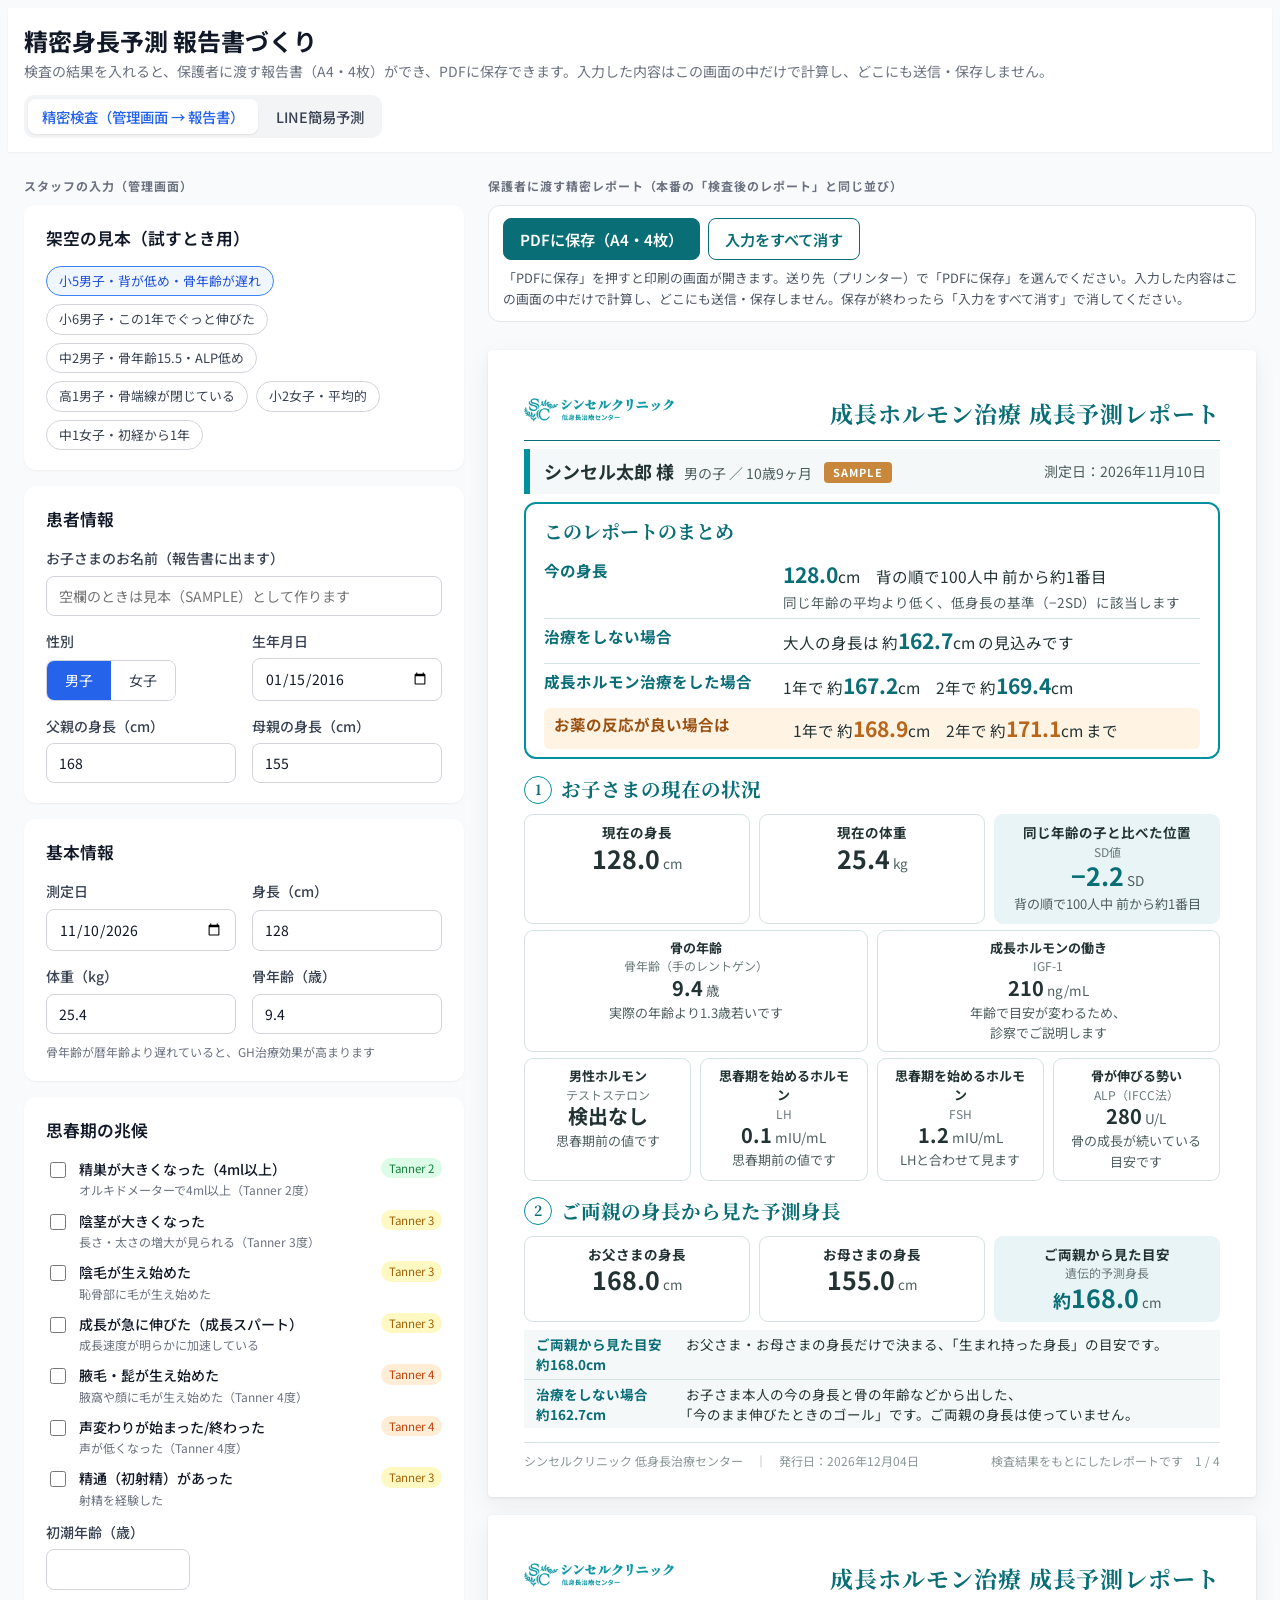
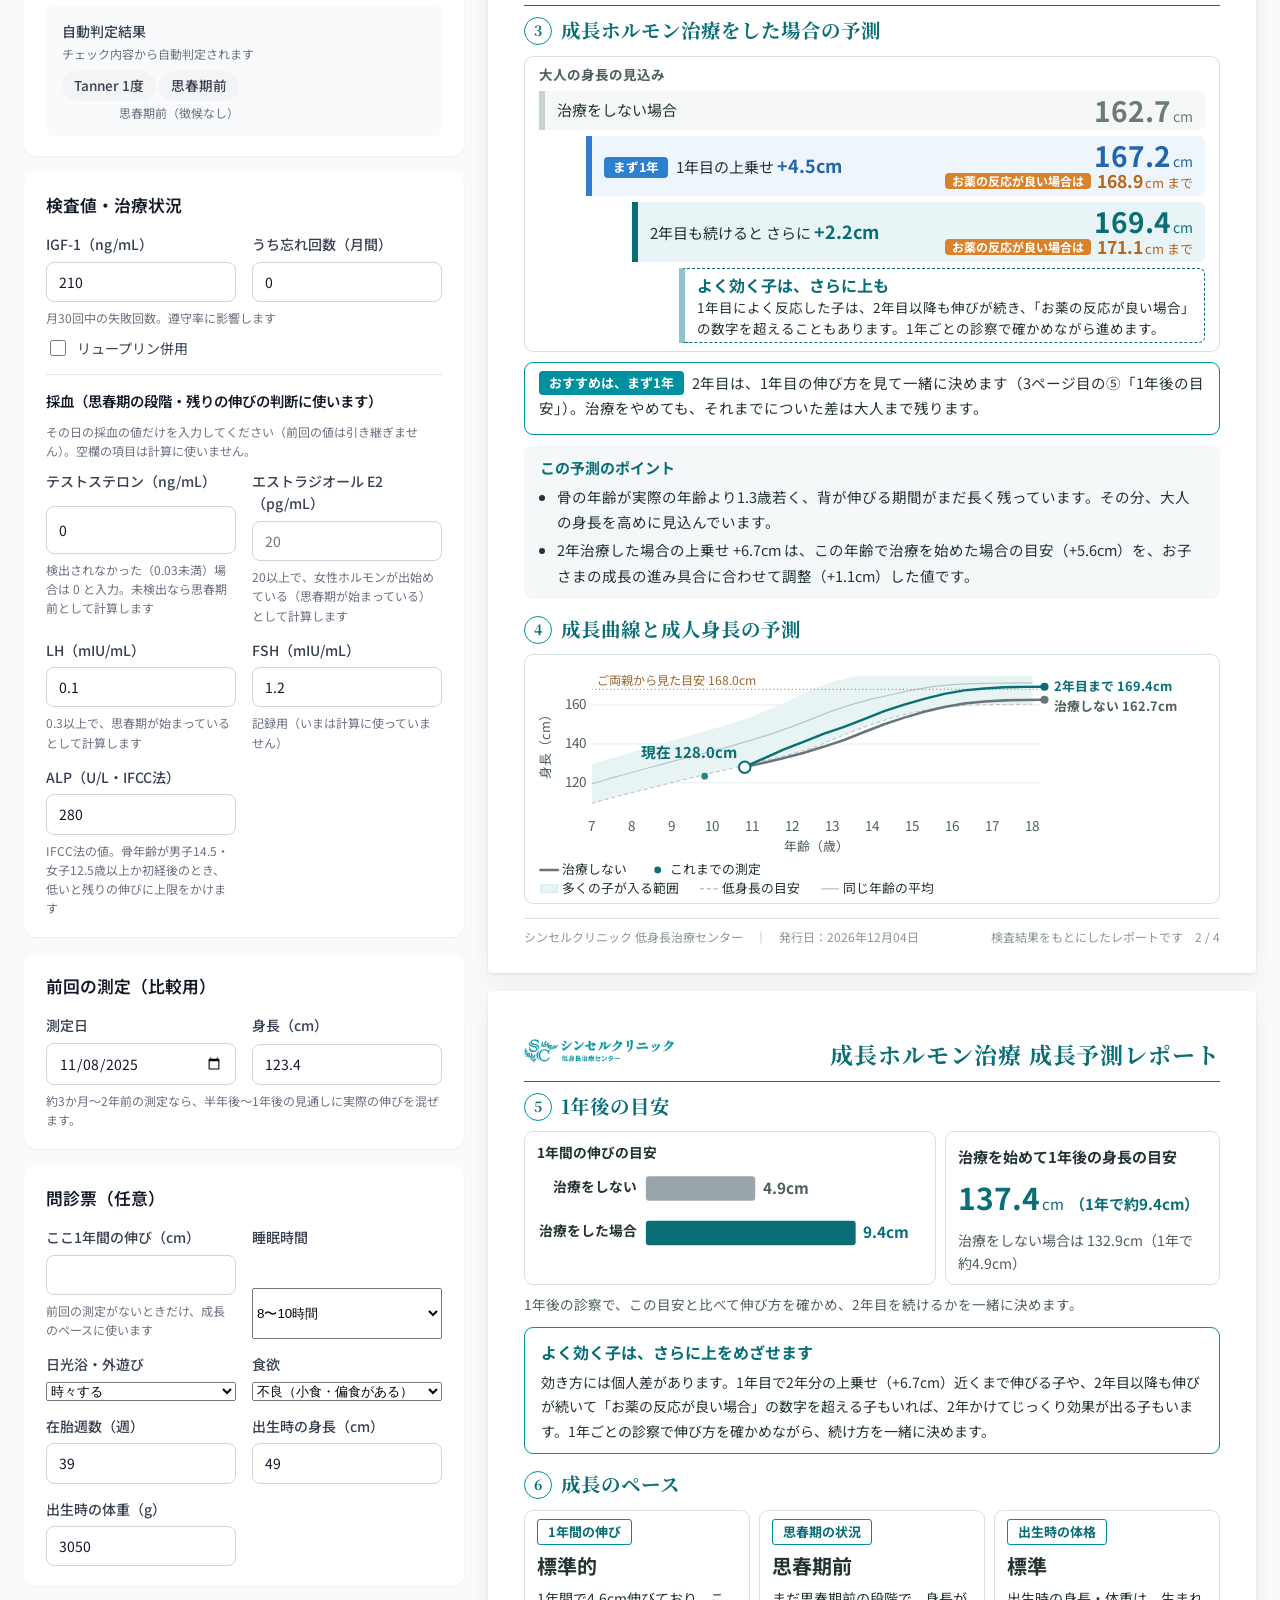
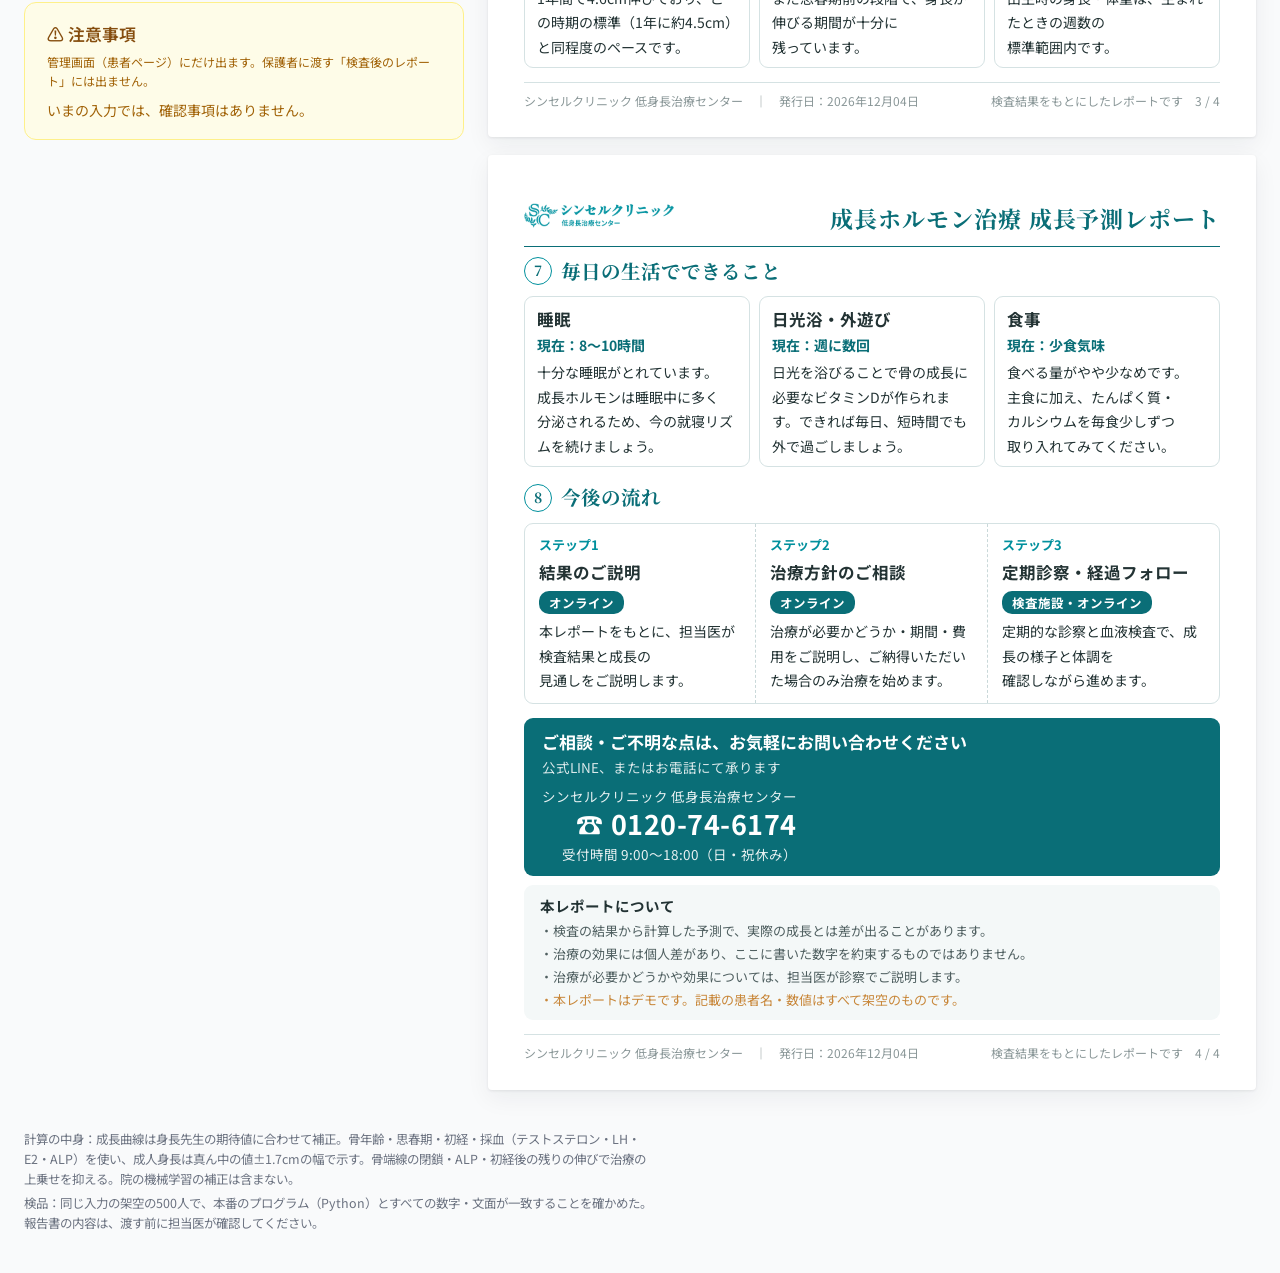
<file: demo.html>
<!doctype html>
<html lang="ja">
<head>
<meta charset="utf-8">
<meta name="viewport" content="width=device-width, initial-scale=1">
<meta name="robots" content="noindex, nofollow">
<title>精密身長予測デモ</title>
<link rel="preconnect" href="https://fonts.googleapis.com">
<link rel="preconnect" href="https://fonts.gstatic.com" crossorigin>
<link rel="stylesheet" href="https://fonts.googleapis.com/css2?family=Noto+Sans+JP:wght@400;500;700&family=Noto+Serif+JP:wght@600;700&display=swap">
<style>
/* 今のシステムの見た目に合わせる：左＝管理画面（Tailwind の gray・blue）、右＝保護者向けPDF（medical_report.css の青緑と明朝の見出し）。紙の色が前提なので明るい見た目で固定 */
:root {
  color-scheme: light;
  /* 管理画面（frontend/tailwind.config.js・measurement/page.tsx） */
  --gray-50: #f9fafb; --gray-100: #f3f4f6; --gray-200: #e5e7eb; --gray-300: #d1d5db; --gray-500: #6b7280; --gray-700: #374151; --gray-900: #111827;
  --primary-50: #eff6ff; --primary-100: #dbeafe; --primary-500: #3b82f6; --primary-600: #2563eb; --primary-700: #1d4ed8;
  --yellow-50: #fefce8; --yellow-200: #fef08a; --yellow-700: #a16207; --yellow-800: #854d0e;
  /* 保護者向けPDF（backend/templates/pdf/medical_report.css） */
  --r-text: #233334; --r-sub: #4f5f60; --r-sub2: #6b7a7b; --r-sub3: #8a9798; --r-line: #d5e2e3; --r-pale: #f4f8f8; --r-tint: #e8f4f5;
  --r-dark: #0a6e77; --r-accent: #01909d; --r-grey: #9aa5ab; --r-band: #e3f1f2; --r-grid: #e3eceb; --r-target: #b8864b;
  --r-warn: #9a6a32; --r-warn-line: #e2b98a; --r-warn-bg: #fdf7f0;
  --sans: "Noto Sans JP", "Hiragino Sans", "Yu Gothic UI", "Meiryo", system-ui, sans-serif;
  --serif: "Noto Serif JP", "Hiragino Mincho ProN", "Yu Mincho", serif;
}
* { box-sizing: border-box; }
body { background: var(--gray-50); color: var(--gray-900); font-family: var(--sans); font-size: 14px; line-height: 1.6; }
button, input { font: inherit; }
button:focus-visible, input:focus-visible { outline: 2px solid var(--primary-500); outline-offset: 2px; }

/* ===== 管理画面のヘッダー ===== */
.app-header { background: #fff; box-shadow: 0 1px 2px rgba(0,0,0,.05); }
.app-header .in { max-width: 1320px; margin: 0 auto; padding-left: max(16px, env(safe-area-inset-left, 0px)); padding-right: max(16px, env(safe-area-inset-right, 0px)); padding-block: 14px; display: flex; flex-wrap: wrap; gap: 12px; align-items: center; justify-content: space-between; }
.app-header h1 { margin: 0; font-size: 1.5rem; font-weight: 700; color: var(--gray-900); }
.app-header p { margin: 0; font-size: 0.875rem; color: var(--gray-500); }
.tabs { display: inline-flex; gap: 4px; background: var(--gray-100); border-radius: 10px; padding: 4px; }
.tabs button { border: 0; background: transparent; color: var(--gray-700); padding: 6px 14px; border-radius: 8px; font-weight: 500; font-size: 0.9rem; cursor: pointer; }
.tabs button[aria-selected="true"] { background: #fff; color: var(--primary-600); box-shadow: 0 1px 2px rgba(0,0,0,.08); }

main.wrap { max-width: 1320px; margin: 0 auto; padding-left: max(16px, env(safe-area-inset-left, 0px)); padding-right: max(16px, env(safe-area-inset-right, 0px)); padding-block: 24px 40px; }
.layout { display: grid; grid-template-columns: minmax(320px, 440px) minmax(0, 1fr); gap: 24px; align-items: start; }
@media (max-width: 980px) { .layout { grid-template-columns: minmax(0, 1fr); } }
.col { display: grid; gap: 16px; min-width: 0; }
.col-label { font-size: 0.75rem; font-weight: 700; letter-spacing: 0.08em; color: var(--gray-500); margin: 0 0 -6px; }

/* ===== 管理画面のカード・入力（Tailwind の rounded-xl shadow-sm p-6） ===== */
.a-card { background: #fff; border-radius: 12px; box-shadow: 0 1px 2px rgba(0,0,0,.05); padding: 20px 22px; min-width: 0; }
.a-card h2 { font-size: 1.05rem; font-weight: 600; color: var(--gray-900); margin: 0 0 14px; }
.a-grid { display: grid; grid-template-columns: 1fr 1fr; gap: 14px 16px; }
@media (max-width: 420px) { .a-grid { grid-template-columns: 1fr; } }
.a-field { display: grid; gap: 6px; min-width: 0; }
.a-field > span { font-size: 0.875rem; font-weight: 500; color: var(--gray-700); }
.a-field input[type=number], .a-field input[type=date], .a-field input[type=text] { width: 100%; min-width: 0; padding: 8px 12px; border: 1px solid var(--gray-300); border-radius: 8px; background: #fff; color: var(--gray-900); font-variant-numeric: tabular-nums; }
.a-field input:focus { outline: none; border-color: transparent; box-shadow: 0 0 0 2px var(--primary-500); }
.a-help { font-size: 0.75rem; color: var(--gray-500); margin: 0; }
.a-seg { display: inline-flex; border: 1px solid var(--gray-300); border-radius: 8px; overflow: hidden; width: fit-content; }
.a-seg button { border: 0; background: #fff; color: var(--gray-700); padding: 7px 18px; cursor: pointer; }
.a-seg button[aria-pressed="true"] { background: var(--primary-600); color: #fff; }
.a-presets { display: flex; flex-wrap: wrap; gap: 8px; }
.a-presets button { border: 1px solid var(--gray-300); background: #fff; color: var(--gray-700); border-radius: 999px; padding: 4px 12px; font-size: 0.8rem; cursor: pointer; }
.a-presets button[aria-pressed="true"] { background: var(--primary-50); border-color: var(--primary-500); color: var(--primary-700); }
.a-checks { display: grid; gap: 10px; }
.a-check { display: flex; align-items: flex-start; gap: 10px; cursor: pointer; }
.a-check input { margin-top: 4px; width: 16px; height: 16px; accent-color: var(--primary-600); flex: none; }
.a-check b { display: block; font-size: 0.875rem; font-weight: 500; color: var(--gray-900); }
.a-check small { display: block; font-size: 0.75rem; color: var(--gray-500); }
.a-check .ti { margin-left: auto; flex: none; font-size: 0.72rem; padding: 1px 8px; border-radius: 999px; background: var(--gray-100); color: var(--gray-700); }
.t2 { background: #dcfce7 !important; color: #15803d !important; } .t3 { background: #fef9c3 !important; color: #a16207 !important; } .t4 { background: #ffedd5 !important; color: #c2410c !important; } .t5 { background: #fee2e2 !important; color: #b91c1c !important; }
.a-judge { margin-top: 16px; padding: 14px 16px; background: var(--gray-50); border-radius: 8px; display: flex; flex-wrap: wrap; gap: 8px; align-items: center; justify-content: space-between; }
.a-judge h3 { margin: 0; font-size: 0.875rem; font-weight: 500; color: var(--gray-700); }
.a-judge p { margin: 2px 0 0; font-size: 0.75rem; color: var(--gray-500); }
.a-badge { display: inline-block; padding: 4px 12px; border-radius: 999px; font-size: 0.85rem; font-weight: 500; background: var(--gray-100); color: var(--gray-700); }
.a-badge.on { background: var(--primary-100); color: var(--primary-700); }
.a-sub { margin-top: 14px; padding-top: 14px; border-top: 1px solid var(--gray-200); }
.a-sub h3 { margin: 0 0 10px; font-size: 0.9rem; font-weight: 600; color: var(--gray-900); }
.a-inline { display: flex; align-items: center; gap: 8px; font-size: 0.875rem; color: var(--gray-700); }
.a-inline input { width: 16px; height: 16px; accent-color: var(--primary-600); }
.a-alert { background: var(--yellow-50); border: 1px solid var(--yellow-200); border-radius: 12px; padding: 18px 22px; }
.a-alert h2 { margin: 0 0 4px; font-size: 1.05rem; font-weight: 600; color: var(--yellow-800); }
.a-alert .who { margin: 0 0 8px; font-size: 0.75rem; color: var(--yellow-700); }
.a-alert ul { margin: 0; padding: 0; list-style: none; display: grid; gap: 8px; }
.a-alert li { display: flex; gap: 8px; font-size: 0.875rem; color: var(--yellow-700); }
.a-alert li svg { flex: none; width: 18px; height: 18px; margin-top: 2px; }
.a-alert .none { font-size: 0.875rem; color: var(--yellow-700); margin: 0; }
.a-err { color: #b91c1c; font-size: 0.9rem; }

/* ===== 保護者向けPDF（紙） ===== */
.paper-scroll { overflow-x: auto; }
.paper { background: #fff; color: var(--r-text); box-shadow: 0 1px 3px rgba(0,0,0,.08), 0 8px 24px rgba(15,40,45,.06); border-radius: 4px; padding: 34px 36px 26px; font-size: 12.5px; line-height: 1.6; min-width: 0; }
@media (max-width: 560px) { .paper { padding: 22px 16px 18px; } }
.paper p { margin: 0; }
.p-head { display: flex; align-items: flex-end; justify-content: space-between; gap: 12px; border-bottom: 1.2px solid var(--r-dark); padding-bottom: 7px; margin-bottom: 10px; }
.p-head img { width: 150px; max-width: 40%; display: block; }
.p-head .ttl { text-align: right; }
.eyebrow { font-size: 10px; letter-spacing: 0.25em; color: var(--r-accent); }
.p-head h2 { margin: 2px 0 0; font-family: var(--serif); font-size: 21px; font-weight: 700; color: var(--r-dark); letter-spacing: 0.04em; }
.p-bar { background: var(--r-pale); border-left: 6px solid var(--r-accent); padding: 7px 14px; margin-bottom: 12px; display: flex; flex-wrap: wrap; gap: 4px 12px; align-items: center; justify-content: space-between; }
.p-bar .name { font-size: 16px; font-weight: 700; margin-right: 10px; }
.p-bar .meta { color: var(--r-sub); }
.p-bar .demo { display: inline-block; font-size: 11px; font-weight: 700; letter-spacing: 0.1em; color: #fff; background: #c8873a; border-radius: 4px; padding: 1px 9px; margin-left: 12px; vertical-align: 2px; }
.p-bar .date { color: var(--r-sub); white-space: nowrap; }
.blk { margin-bottom: 12px; }
.sh { display: flex; align-items: center; justify-content: space-between; gap: 8px; margin-bottom: 6px; }
.sh-title { font-family: var(--serif); font-size: 16.5px; font-weight: 700; color: var(--r-dark); display: flex; align-items: center; }
.sh-title .num { display: inline-flex; align-items: center; justify-content: center; width: 24px; height: 24px; border: 1.2px solid var(--r-accent); border-radius: 50%; font-size: 12.5px; margin-right: 9px; color: var(--r-dark); flex: none; }
.sh-en { font-size: 9.5px; letter-spacing: 0.22em; color: var(--r-sub3); white-space: nowrap; }
.cards { display: grid; grid-template-columns: repeat(3, minmax(0, 1fr)); gap: 9px; }
.cards + .cards { margin-top: 6px; }
.cards.c2 { grid-template-columns: minmax(0, 1fr) minmax(0, 1fr); }
.cards.c4 { grid-template-columns: repeat(4, minmax(0, 1fr)); }
@media (max-width: 700px) { .cards.c4 { grid-template-columns: repeat(2, minmax(0, 1fr)); } }
@media (max-width: 560px) { .cards, .cards.c2 { grid-template-columns: minmax(0, 1fr); } }
.card { border: 1px solid var(--r-line); border-radius: 9px; padding: 6px 11px; text-align: center; background: #fff; min-width: 0; }
.card.tinted { background: var(--r-tint); border-color: var(--r-tint); }
.card-label { font-size: 11px; color: var(--r-sub); }
.card-value { font-size: 21px; font-weight: 700; line-height: 1.25; color: var(--r-text); font-variant-numeric: tabular-nums; }
.card-value.accent { color: var(--r-dark); }
.card-value .unit { font-size: 12px; font-weight: 400; margin-left: 3px; color: var(--r-sub); }
.card-value .approx { font-size: 18px; }
.card-value .na { font-size: 14px; font-weight: 400; color: var(--r-grey); }
.card-sub { font-size: 10px; color: var(--r-sub2); }
.cards.small .card-value { font-size: 15.5px; }
.cards.small .card-value.text { font-size: 14px; line-height: 1.7; }
.cards.small .card-label { font-size: 10px; }
.tag-line { margin-top: 6px; font-size: 12px; }
.tag { display: inline-block; background: var(--r-tint); color: var(--r-dark); font-size: 10.5px; font-weight: 700; padding: 1px 9px; border-radius: 3px; margin-right: 9px; }
.r-note { margin-top: 6px !important; font-size: 10.5px; color: var(--r-sub); line-height: 1.65; }
.r-note strong { color: var(--r-text); }
.pred { display: grid; grid-template-columns: repeat(3, minmax(0, 1fr)); border: 1px solid var(--r-line); border-radius: 9px; overflow: hidden; }
.pred > div { text-align: center; padding: 7px 8px 6px; min-width: 0; }
.pred .pu { background: #f2f5f5; border-right: 1px solid var(--r-line); }
.pred .pe { border-right: 1px solid var(--r-line); }
.pred .pt { background: var(--r-tint); }
@media (max-width: 560px) { .pred { grid-template-columns: minmax(0, 1fr); } .pred .pu, .pred .pe { border-right: 0; border-bottom: 1px solid var(--r-line); } }
.p-value { font-size: 25px; font-weight: 700; line-height: 1.25; font-variant-numeric: tabular-nums; }
.p-value.range { font-size: 20px; white-space: nowrap; }
.p-value .unit { font-size: 13px; font-weight: 400; margin-left: 3px; }
.p-value.grey { color: var(--r-sub2); } .p-value.bright { color: var(--r-accent); } .p-value.dark { color: var(--r-dark); }
.bd { margin-top: 6px; background: var(--r-pale); border-radius: 6px; padding: 5px 8px; display: flex; flex-wrap: wrap; gap: 4px 18px; align-items: center; font-size: 11px; }
.bd .h { color: var(--r-dark); font-weight: 700; white-space: nowrap; background: var(--r-tint); border-radius: 4px; padding: 2px 10px; margin-right: 6px; }
.bd .l { color: var(--r-sub); margin-right: 5px; }
.bd .v { font-weight: 700; color: var(--r-text); white-space: nowrap; font-variant-numeric: tabular-nums; }
.r-alert { margin-top: 10px; border: 1px solid var(--r-warn-line); background: var(--r-warn-bg); border-radius: 6px; padding: 8px 12px; font-size: 11px; }
.r-alert .t { font-weight: 700; color: var(--r-warn); margin-bottom: 2px; }
.chart-card { border: 1px solid var(--r-line); border-radius: 9px; padding: 6px 10px 4px; }
.chart-card svg { width: 100%; height: auto; display: block; }
.chart-card text { font-family: var(--sans); }
.outlook-table { width: 100%; border-collapse: collapse; table-layout: fixed; font-variant-numeric: tabular-nums; }
.outlook-table th { font-size: 11px; font-weight: 400; color: var(--r-sub); text-align: center; padding: 6px 0; border-bottom: 1px solid var(--r-line); }
.outlook-table td { padding: 6px 0; border-bottom: 1px solid var(--r-line); vertical-align: middle; }
.outlook-table tr:last-child td { border-bottom: 0; }
.outlook-table .row-label { font-size: 10.5px; color: var(--r-sub); width: 34%; text-align: left; }
.outlook-table td.num { text-align: center; font-size: 16px; font-weight: 700; }
.outlook-table .hl { background: var(--r-tint); }
.outlook-table th.hl { color: var(--r-dark); font-weight: 700; }
.outlook-table.yrs th { line-height: 1.35; padding: 4px 2px; } .outlook-table.yrs th .nw { display: inline-block; } .outlook-table.yrs .row-label { width: 20%; font-size: 12px; text-align: center; } .outlook-table.yrs td.row-label.hl { color: var(--r-dark); font-weight: 700; }
.outlook-table.yrs td.num { font-size: clamp(13px, 3.6vw, 16px); } .outlook-table.yrs td.num.d { font-size: clamp(14px, 4vw, 18px); }
.outlook-table .grey { color: var(--r-sub2); } .outlook-table .dark { color: var(--r-dark); } .outlook-table .bright { color: var(--r-accent); }
.pace .card { text-align: left; padding: 8px 12px; }
.pill { display: inline-block; border: 1px solid var(--r-accent); color: var(--r-dark); font-size: 10px; font-weight: 700; padding: 0 8px; border-radius: 3px; }
.pill.warn { border-color: var(--r-target); color: var(--r-warn); }
.pace-head { font-size: 16.5px; font-weight: 700; color: var(--r-text); margin: 4px 0 3px; }
.pace-head.warn { color: var(--r-warn); } .pace-head.muted { color: var(--r-grey); }
.habits .card { text-align: left; }
.habit-head { margin-bottom: 3px; }
.habit-title { font-size: 13.5px; font-weight: 700; color: var(--r-text); margin-right: 6px; }
.habit-current { font-size: 10.5px; color: var(--r-sub); }
.habits p { font-size: 10.5px; color: var(--r-sub); line-height: 1.6; }
.pace p { font-size: 10.5px; color: var(--r-sub); line-height: 1.65; }
.pace p.source { margin-top: 3px; font-size: 9.5px; color: var(--r-sub3); }
.steps { display: grid; grid-template-columns: repeat(3, minmax(0, 1fr)); border: 1px solid var(--r-line); border-radius: 9px; }
.steps > div { padding: 8px 12px; border-right: 1px dashed #c9d8d9; min-width: 0; }
.steps > div:last-child { border-right: 0; }
@media (max-width: 560px) { .steps { grid-template-columns: minmax(0, 1fr); } .steps > div { border-right: 0; border-bottom: 1px dashed #c9d8d9; } .steps > div:last-child { border-bottom: 0; } }
.step-no { font-family: var(--serif); font-size: 10.5px; letter-spacing: 0.12em; color: var(--r-accent); }
.step-title { font-size: 13.5px; font-weight: 700; margin: 2px 0 5px; }
.badge { display: inline-block; background: var(--r-dark); color: #fff; font-size: 10px; font-weight: 700; padding: 1px 10px; border-radius: 10px; margin-bottom: 5px; }
.steps p { font-size: 10.5px; color: var(--r-sub); }
.contact { background: var(--r-dark); color: #fff; border-radius: 9px; padding: 10px 18px; margin: 12px 0 9px; display: flex; flex-wrap: wrap; gap: 6px 16px; align-items: center; justify-content: space-between; }
.contact .t { font-size: 14.5px; font-weight: 700; }
.contact .s { font-size: 10.5px; opacity: .85; }
.contact .r { text-align: right; white-space: nowrap; }
.contact .c { font-size: 10.5px; opacity: .9; }
.contact .ph { font-size: 22px; font-weight: 700; letter-spacing: .02em; line-height: 1.2; }
.about { background: var(--r-pale); border-radius: 9px; padding: 9px 16px; }
.about .t { font-size: 11.5px; font-weight: 700; margin-bottom: 2px; }
.about p { font-size: 10px; color: var(--r-sub); }
.about p.sample { color: #c8873a; }
.sheets { display: grid; gap: 18px; min-width: 0; }
/* parent-friendly 2026-11-11：保護者向けに読みやすく。いちばん小さい文字でも12px台 */
.paper { font-size: 14px; line-height: 1.7; }
.p-head h2 { font-size: 23px; }
.p-bar .name { font-size: 18px; } .p-bar .meta, .p-bar .date { font-size: 14px; }
.blk { margin-bottom: 18px; }
.sh { margin-bottom: 8px; }
.sh-title { font-size: 19.5px; }
.sh-title .num { width: 28px; height: 28px; font-size: 14px; }
.card { padding: 9px 12px; }
.card-label { font-size: 13.5px; color: var(--r-text); font-weight: 700; line-height: 1.45; }
.card-label small { display: block; font-size: 12px; font-weight: 400; color: var(--r-sub2); }
.card-value { font-size: 25px; }
.card-value .unit { font-size: 13.5px; }
.card-value .na { font-size: 16px; }
.card-sub { font-size: 13px; color: var(--r-sub); line-height: 1.55; margin-top: 3px; }
.cards.small .card-value { font-size: 20px; }
.cards.small .card-value.text { font-size: 16.5px; }
.cards.small .card-label { font-size: 13px; }
.tag-line { font-size: 14px; line-height: 1.75; margin-top: 8px; }
.tag { font-size: 13px; padding: 2px 10px; }
.r-note { font-size: 13.5px; line-height: 1.75; color: var(--r-sub); margin-top: 8px !important; }
.summary li.up-row { background: #fff3e3; border-top: 0; border-radius: 6px; padding: 4px 10px !important; }
.summary li.up-row .k { color: #9a5212; }
.summary li.up-row b { color: #b8661a; }
.up-pill { display: inline-block; background: #d9822b; color: #fff; font-weight: 700; font-size: 12px; line-height: 1.3; padding: 0 7px; border-radius: 4px; margin-right: 6px; vertical-align: 2px; white-space: nowrap; }
.st-v small.up-st, .card-sub .up.up-st { display: block; margin-top: 0; font-size: 13px; line-height: 1.25; font-weight: 700; color: #b8661a; white-space: nowrap; }
.st-v small.up-st b, .card-sub .up.up-st b { font-size: 17.5px; color: #b8661a; }
.up-st .u { font-size: 13px; font-weight: 400; margin-left: 2px; color: #b8661a; }
@media (max-width: 560px) { .st-v small.up-st, .card-sub .up.up-st { white-space: normal; } }
.dn-rows { width: 100%; margin-top: 8px; border-collapse: collapse; background: var(--r-pale); }
.dn-rows td { padding: 4px 12px; vertical-align: top; font-size: 13.5px; line-height: 1.5; }
.dn-rows tr + tr td { border-top: 1px solid var(--r-line); }
.dn-rows .k { width: 9.5em; color: var(--r-dark); font-weight: 700; white-space: nowrap; }
.dn-rows .v { color: var(--r-text); }
@media (max-width: 560px) { .dn-rows td { display: block; } .dn-rows .k { width: auto; padding-bottom: 0; } .dn-rows .v { padding-top: 2px; } .dn-rows tr + tr td.v { border-top: 0; } }
.p-value { font-size: 32px; } .p-value .unit { font-size: 15px; }
.pred > div { padding: 12px 10px; }
.bd { font-size: 13.5px; padding: 8px 12px; gap: 6px 22px; margin-top: 8px; }
.summary { border: 2px solid var(--r-accent); border-radius: 12px; padding: 14px 18px 12px; margin-bottom: 20px; background: #fff; }
.summary .sum-t { font-family: var(--serif); font-size: 19px; font-weight: 700; color: var(--r-dark); margin-bottom: 6px; }
.summary ul { list-style: none; margin: 0; padding: 0; }
.summary li { display: grid; grid-template-columns: 11.5em minmax(0, 1fr); gap: 4px 14px; padding: 8px 0; border-top: 1px solid var(--r-line); font-size: 15.5px; line-height: 1.6; }
.summary li:first-child { border-top: 0; }
.summary .k { font-weight: 700; color: var(--r-dark); }
.summary b { font-size: 21px; color: var(--r-dark); font-variant-numeric: tabular-nums; }
.summary .sub { display: block; font-size: 13.5px; color: var(--r-sub); }
@media (max-width: 560px) { .summary li { grid-template-columns: minmax(0, 1fr); gap: 0; } }
.outlook-table th { font-size: 13px; color: var(--r-text); }
.outlook-table.yrs .row-label { font-size: 14.5px; color: var(--r-text); }
.outlook-table.yrs td.num { font-size: 18px; } .outlook-table.yrs td.num.d { font-size: 20px; }
@media (max-width: 400px) { .outlook-table.yrs td.num { font-size: 15px; } .outlook-table.yrs td.num.d { font-size: 17px; } }
.pill { font-size: 13px; padding: 1px 10px; }
.pace-head { font-size: 20px; }
.pace p, .habits p, .steps p { font-size: 14px; line-height: 1.75; color: var(--r-text); }
.pace p.source { font-size: 12.5px; color: var(--r-sub); }
.habit-title { font-size: 16.5px; }
.habit-current { font-size: 14px; color: var(--r-dark); font-weight: 700; }
.steps > div { padding: 10px 14px; }
.step-no { font-family: var(--sans); font-size: 13px; letter-spacing: 0; font-weight: 700; }
.step-title { font-size: 16.5px; }
.badge { font-size: 12.5px; }
.contact .t { font-size: 17px; } .contact .s, .contact .c { font-size: 13.5px; } .contact .ph { font-size: 27px; }
.about .t { font-size: 14.5px; } .about p { font-size: 13px; line-height: 1.75; }
/* parent-friendly-2 */
/* parent-friendly-3 */
/* parent-friendly-4 */
/* parent-friendly-5 */
/* parent-friendly-6 */
/* course-1-2 */
/* course-1-2b */
/* upper-end */
/* charts-clear */
/* stairs-view */
/* stairs-up */
/* real-pdf：PDFに保存のボタンと、印刷のときは報告書の4枚だけをA4で出す */
.pdf-bar { background: #fff; border: 1px solid var(--gray-200, #e5e7eb); border-radius: 12px; padding: 12px 14px; margin-bottom: 12px; }
.pdf-btns { display: flex; flex-wrap: wrap; gap: 8px; }
.pdf-btns button { border: 1px solid #0a6e77; background: #fff; color: #0a6e77; border-radius: 8px; padding: 8px 16px; font-size: 0.95rem; font-weight: 600; cursor: pointer; }
.pdf-btns button.pdf-main { background: #0a6e77; color: #fff; }
.pdf-note { margin: 8px 0 0; font-size: 0.8rem; color: #4b5563; line-height: 1.6; }
.pdf-note.warn { color: #b91c1c; font-weight: 600; }
@media print {
  @page { size: A4; margin: 0; }
  html, body { background: #fff !important; }
  * { -webkit-print-color-adjust: exact !important; print-color-adjust: exact !important; }
  .app-header, footer.site, #view-line, .layout > .col:first-child, .col-label, .pdf-bar, #alerts { display: none !important; }
  main.wrap, .layout, .layout > .col, #view-precise { display: block !important; padding: 0 !important; margin: 0 !important; max-width: none !important; width: auto !important; }
  .sheets { display: block !important; gap: 0 !important; }
  .paper { width: 824px !important; max-width: none !important; box-shadow: none !important; border-radius: 0 !important; margin: 0 auto !important; zoom: 0.95; break-after: page; page-break-after: always; break-inside: avoid; }
  .paper:last-child { break-after: auto; page-break-after: auto; }
}
/* check500-fix：2枚目をA4に収める（文字の大きさは保ったまま行間を少し詰める） */
.points li { font-size: 14px; line-height: 1.6; margin: 2px 0; }
.paper .st { padding: 4px 12px; }
.paper .stairs { padding: 6px 14px 8px; }
.st.s3 { margin-left: 21%; border: 1.5px dashed #0a6e77; border-left: 6px solid #8cc5ca; background: #fff; border-radius: 0 6px 6px 0; display: block; }
.st.s3 .st-l b { font-size: 16px; color: var(--r-dark); }
.st.s3 .st-l span { display: block; font-size: 13.5px; color: var(--r-text); }
@media (max-width: 560px) { .st.s3 { margin-left: 12%; } }
.up-box { margin-top: 10px; border: 1.5px solid var(--r-accent); border-radius: 9px; padding: 10px 16px; background: #fff; }
.up-box .up-t { font-weight: 700; font-size: 16px; color: var(--r-dark); margin: 0 0 4px !important; }
.up-box p { font-size: 14px; line-height: 1.75; margin: 0; }
.rec-line svg.rc-narrow { display: none; }
@media (max-width: 560px) { .rec-line svg.rc-narrow { display: block; } .rec-line svg.rc-wide { display: none; } }
.stairs { border: 1px solid var(--r-line); border-radius: 9px; padding: 8px 14px 10px; }
.st-h { font-size: 13.5px; font-weight: 700; color: var(--r-sub); }
.st { display: flex; align-items: center; justify-content: space-between; gap: 12px; padding: 7px 12px; border-left: 6px solid #c9d3d5; margin-top: 6px; background: #f6f8f8; border-radius: 0 6px 6px 0; }
.st.s1 { margin-left: 7%; border-left-color: #2f7fd0; background: #eef5fc; }
.st.s2 { margin-left: 14%; border-left-color: #0a6e77; background: var(--r-tint); }
.st-l { font-size: 15px; line-height: 1.5; }
.st-l b { font-size: 18px; } .st-l b.one { color: #2366ad; } .st-l b.dark { color: var(--r-dark); }
.st-b { display: inline-block; background: #2f7fd0; color: #fff; font-weight: 700; font-size: 12.5px; padding: 1px 9px; border-radius: 4px; margin-right: 8px; vertical-align: 1px; }
.st-v { font-size: 28px; font-weight: 700; text-align: right; white-space: nowrap; font-variant-numeric: tabular-nums; line-height: 1.08; }
.st-v .unit { font-size: 14px; font-weight: 400; margin-left: 2px; }
.st-v small { display: block; font-size: 13px; font-weight: 700; }
.st-v.grey { color: var(--r-sub2); } .st-v.one { color: #2366ad; } .st-v.dark { color: var(--r-dark); }
@media (max-width: 560px) { .st.s1 { margin-left: 4%; } .st.s2 { margin-left: 8%; } .st-v { font-size: 22px; } .st { flex-wrap: wrap; } }
.cards.c2.check { grid-template-columns: minmax(0, 3fr) minmax(0, 2fr); }
@media (max-width: 560px) { .cards.c2.check { grid-template-columns: minmax(0, 1fr); } }
.check-t { font-weight: 700; font-size: 15px; margin: 4px 0 2px !important; }
.check-v { font-size: 30px; font-weight: 700; color: var(--r-dark); font-variant-numeric: tabular-nums; }
.check-v .unit { font-size: 15px; font-weight: 400; margin-left: 2px; }
.check-v small { font-size: 15px; font-weight: 700; margin-left: 6px; }
.check-s { font-size: 14px; color: var(--r-sub); margin-top: 6px !important; }
.p-value.one { color: #2366ad; }
.outlook-table .one, .outlook-table.crs td.num.one small { color: #2366ad; }
.outlook-table.crs td.num.dark small { color: var(--r-dark); }
.card-sub .up { display: block; margin-top: 4px; font-size: 14px; color: var(--r-dark); font-weight: 700; }
.card-sub .up b { font-size: 19px; }
.paper .rec-line { padding: 8px 14px; }
.paper .pred > div { padding: 10px 10px; }
.rc-narrow { display: none; }
@media (max-width: 560px) { .rc-wide { display: none !important; } .rc-narrow { display: block !important; } }
.paper .summary li { padding: 5px 0; }
.rec-line p { margin: 0 0 6px; }
.rec-line svg { display: block; width: 100%; height: auto; }
.pred.two { grid-template-columns: repeat(2, minmax(0, 1fr)); }
.card-sub b { color: var(--r-dark); }
.rec-line { margin-top: 10px; padding: 10px 14px; border: 1.5px solid var(--r-accent); border-radius: 9px; font-size: 14.5px; line-height: 1.7; background: #fff; }
.rec { display: inline-block; background: var(--r-accent); color: #fff; font-weight: 700; font-size: 13px; padding: 1px 10px; border-radius: 4px; margin-right: 8px; vertical-align: 1px; }
.outlook-table.crs td.num small { display: block; font-size: 12.5px; font-weight: 700; color: var(--r-accent); line-height: 1.3; }
.p-value.mid { font-size: 20px; }
.paper .p-bar { margin-bottom: 8px; } .paper .summary { padding: 11px 18px 8px; } .paper .p-head { margin-bottom: 8px; }
.points { margin-top: 10px; background: var(--r-pale); border-radius: 9px; padding: 10px 16px 8px; }
.points .pt-t { font-weight: 700; color: var(--r-dark); font-size: 15px; margin-bottom: 2px; }
.points ul { margin: 0; padding-left: 1.2em; }
.points li { font-size: 14.5px; line-height: 1.75; margin: 3px 0; }
.summary .ib { display: inline-block; }
@media (max-width: 560px) { .paper .summary li { grid-template-columns: minmax(0, 1fr); gap: 0; } }
.cards.c2.outlook-yrs { grid-template-columns: minmax(0, 3fr) minmax(0, 2fr); }
@media (max-width: 560px) { .cards.c2.outlook-yrs { grid-template-columns: minmax(0, 1fr); } }
.habit-current { display: block; margin-top: 1px; }
.paper .blk { margin-bottom: 14px; }
.paper .summary { margin-bottom: 14px; }
.paper .card { padding: 8px 12px; }
.paper .p-foot { font-size: 12px; }
.summary li { grid-template-columns: 14.5em minmax(0, 1fr); padding: 6px 0; }
.p-foot { display: flex; flex-wrap: wrap; justify-content: space-between; gap: 4px 12px; margin-top: 14px; padding-top: 8px; border-top: 0.8px solid var(--r-line); font-size: 10px; color: var(--r-sub3); }

/* ===== LINE ===== */
.line-layout { display: grid; grid-template-columns: minmax(300px, 400px) minmax(0, 420px); gap: 24px; align-items: start; justify-content: start; }
@media (max-width: 820px) { .line-layout { grid-template-columns: minmax(0, 1fr); } }
.talk { border-radius: 18px; overflow: hidden; box-shadow: 0 1px 3px rgba(0,0,0,.1); background: #8aa8d4; max-width: 420px; width: 100%; }
.talk-bar { background: #2d3a4f; color: #fff; padding: 10px 14px; font-weight: 700; font-size: 0.92rem; display: flex; align-items: center; gap: 8px; }
.talk-bar small { font-weight: 400; opacity: .75; }
.talk-body { padding: 14px 12px 16px; display: grid; gap: 10px; }
.msg { display: flex; gap: 8px; align-items: flex-end; max-width: 100%; }
.msg .av { width: 30px; height: 30px; border-radius: 50%; background: var(--r-dark); color: #fff; font-size: 11px; font-weight: 700; display: grid; place-items: center; flex: none; }
.msg .b { background: #fff; color: #1f2933; border-radius: 16px; padding: 8px 12px; white-space: pre-wrap; font-size: 0.86rem; line-height: 1.6; max-width: calc(100% - 40px); overflow-wrap: anywhere; }
.msg.me { justify-content: flex-end; }
.msg.me .b { background: #8de055; }
.line-kv { display: grid; grid-template-columns: auto 1fr; gap: 6px 14px; font-size: 0.875rem; margin: 0; }
.line-kv dt { color: var(--gray-500); } .line-kv dd { margin: 0; color: var(--gray-900); font-variant-numeric: tabular-nums; }

footer.site { max-width: 1320px; margin: 0 auto; padding-left: max(16px, env(safe-area-inset-left, 0px)); padding-right: max(16px, env(safe-area-inset-right, 0px)); padding-block: 0 32px; color: var(--gray-500); font-size: 0.78rem; display: grid; gap: 4px; }
footer.site p { margin: 0; max-width: 90ch; }

/* nb-minus 2026-11-13 */
.nb { white-space: nowrap; display: inline !important; }
.contact .hrs { font-size: 13.5px; opacity: .9; margin-top: 2px; }
</style>

<header class="app-header">
  <div class="in">
    <div>
      <h1>精密身長予測 報告書づくり</h1>
      <p>検査の結果を入れると、保護者に渡す報告書（A4・4枚）ができ、PDFに保存できます。入力した内容はこの画面の中だけで計算し、どこにも送信・保存しません。</p>
    </div>
    <div class="tabs" role="tablist" aria-label="表示の切り替え">
      <button id="tab-precise" role="tab" aria-selected="true" aria-controls="view-precise">精密検査（管理画面 → 報告書）</button>
      <button id="tab-line" role="tab" aria-selected="false" aria-controls="view-line">LINE簡易予測</button>
    </div>
  </div>
</header>

<main class="wrap">
  <section id="view-precise" role="tabpanel" aria-labelledby="tab-precise">
    <div class="layout">
      <div class="col">
        <p class="col-label">スタッフの入力（管理画面）</p>
        <form class="col" id="f" autocomplete="off">
          <div class="a-card">
            <h2>架空の見本（試すとき用）</h2>
            <div class="a-presets" id="presets"></div>
          </div>
          <div class="a-card">
            <h2>患者情報</h2>
            <div class="a-grid">
              <label class="a-field" style="grid-column:1/-1"><span>お子さまのお名前（報告書に出ます）</span><input type="text" id="pname" placeholder="空欄のときは見本（SAMPLE）として作ります"></label>
              <div class="a-field"><span>性別</span>
                <div class="a-seg" role="group" aria-label="性別">
                  <button type="button" id="sex-male" aria-pressed="true">男子</button>
                  <button type="button" id="sex-female" aria-pressed="false">女子</button>
                </div>
              </div>
              <label class="a-field"><span>生年月日</span><input type="date" id="birth"></label>
              <label class="a-field"><span>父親の身長（cm）</span><input type="number" id="father" step="0.1" placeholder="170.0"></label>
              <label class="a-field"><span>母親の身長（cm）</span><input type="number" id="mother" step="0.1" placeholder="157.0"></label>
            </div>
          </div>
          <div class="a-card">
            <h2>基本情報</h2>
            <div class="a-grid">
              <label class="a-field"><span>測定日</span><input type="date" id="date"></label>
              <label class="a-field"><span>身長（cm）</span><input type="number" id="height" step="0.1" placeholder="110.5"></label>
              <label class="a-field"><span>体重（kg）</span><input type="number" id="weight" step="0.1" placeholder="20.5"></label>
              <label class="a-field"><span>骨年齢（歳）</span><input type="number" id="ba" step="0.1" placeholder="5.5"></label>
            </div>
            <p class="a-help" style="margin-top:8px">骨年齢が暦年齢より遅れていると、GH治療効果が高まります</p>
          </div>
          <div class="a-card">
            <h2>思春期の兆候</h2>
            <div class="a-checks" id="checks"></div>
            <label class="a-field" id="menarche-wrap" style="margin-top:12px" hidden><span>初潮年齢（歳）</span><input type="number" id="menarche" step="0.1" style="max-width:9rem"></label>
            <div class="a-judge">
              <div><h3>自動判定結果</h3><p>チェック内容から自動判定されます</p></div>
              <div style="text-align:right">
                <span class="a-badge" id="j-tanner">Tanner 1度</span>
                <span class="a-badge" id="j-started">思春期前</span>
                <p id="j-desc">思春期前（徴候なし）</p>
              </div>
            </div>
          </div>
          <div class="a-card">
            <h2>検査値・治療状況</h2>
            <div class="a-grid">
              <label class="a-field"><span>IGF-1（ng/mL）</span><input type="number" id="igf1" step="0.1" placeholder="250"></label>
              <label class="a-field"><span>うち忘れ回数（月間）</span><input type="number" id="missed" min="0" max="30" placeholder="0"></label>
            </div>
            <p class="a-help" style="margin-top:6px">月30回中の失敗回数。遵守率に影響します</p>
            <div style="margin-top:10px"><label class="a-inline"><input type="checkbox" id="leup">リュープリン併用</label></div>
            <div class="a-sub">
              <h3>採血（思春期の段階・残りの伸びの判断に使います）</h3>
              <p class="a-help" style="margin-bottom:10px">その日の採血の値だけを入力してください（前回の値は引き継ぎません）。空欄の項目は計算に使いません。</p>
              <div class="a-grid">
                <label class="a-field" id="t-wrap"><span>テストステロン（ng/mL）</span><input type="number" id="t" step="0.01" placeholder="0.03"><p class="a-help">検出されなかった（0.03未満）場合は 0 と入力。未検出なら思春期前として計算します</p></label>
                <label class="a-field" id="e2-wrap" hidden><span>エストラジオール E2（pg/mL）</span><input type="number" id="e2" step="0.1" placeholder="20"><p class="a-help">20以上で、女性ホルモンが出始めている（思春期が始まっている）として計算します</p></label>
                <label class="a-field"><span>LH（mIU/mL）</span><input type="number" id="lh" step="0.01" placeholder="0.3"><p class="a-help">0.3以上で、思春期が始まっているとして計算します</p></label>
                <label class="a-field"><span>FSH（mIU/mL）</span><input type="number" id="fsh" step="0.01" placeholder="2.0"><p class="a-help">記録用（いまは計算に使っていません）</p></label>
                <label class="a-field"><span>ALP（U/L・IFCC法）</span><input type="number" id="alp" step="1" placeholder="300"><p class="a-help">IFCC法の値。骨年齢が男子14.5・女子12.5歳以上か初経後のとき、低いと残りの伸びに上限をかけます</p></label>
              </div>
            </div>
          </div>
          <div class="a-card">
            <h2>前回の測定（比較用）</h2>
            <div class="a-grid">
              <label class="a-field"><span>測定日</span><input type="date" id="prev-date"></label>
              <label class="a-field"><span>身長（cm）</span><input type="number" id="prev-height" step="0.1"></label>
            </div>
            <p class="a-help" style="margin-top:6px">約3か月〜2年前の測定なら、半年後〜1年後の見通しに実際の伸びを混ぜます。</p>
          </div>
          <div class="a-card">
            <h2>問診票（任意）</h2>
            <div class="a-grid">
              <label class="a-field"><span>ここ1年間の伸び（cm）</span><input type="number" id="q-growth" step="0.1"><p class="a-help">前回の測定がないときだけ、成長のペースに使います</p></label>
              <label class="a-field"><span>睡眠時間</span><select id="q-sleep"><option value="">未回答</option><option value="under6">6時間未満</option><option value="6to8">6〜8時間</option><option value="8to10">8〜10時間</option><option value="over10">10時間以上</option></select></label>
              <label class="a-field"><span>日光浴・外遊び</span><select id="q-sun"><option value="">未回答</option><option value="often">よくする</option><option value="sometimes">時々する</option><option value="rarely">あまりしない</option></select></label>
              <label class="a-field"><span>食欲</span><select id="q-appetite"><option value="">未回答</option><option value="good">良好</option><option value="normal">普通</option><option value="poor">不良（小食・偏食がある）</option></select></label>
              <label class="a-field"><span>在胎週数（週）</span><input type="number" id="q-weeks" step="1"></label>
              <label class="a-field"><span>出生時の身長（cm）</span><input type="number" id="q-bh" step="0.1"></label>
              <label class="a-field"><span>出生時の体重（g）</span><input type="number" id="q-bw" step="1"></label>
            </div>
          </div>
        </form>
        <div class="a-alert" id="alerts"></div>
      </div>

      <div class="col">
        <p class="col-label">保護者に渡す精密レポート（本番の「検査後のレポート」と同じ並び）</p>
        <div class="pdf-bar">
          <div class="pdf-btns"><button type="button" id="btn-pdf" class="pdf-main">PDFに保存（A4・4枚）</button><button type="button" id="btn-clear">入力をすべて消す</button></div>
          <p class="pdf-note" id="pdf-note">「PDFに保存」を押すと印刷の画面が開きます。送り先（プリンター）で「PDFに保存」を選んでください。入力した内容はこの画面の中だけで計算し、どこにも送信・保存しません。保存が終わったら「入力をすべて消す」で消してください。</p>
        </div>
        <div class="sheets" id="paper" aria-live="polite"></div>
      </div>
    </div>
  </section>

  <section id="view-line" role="tabpanel" aria-labelledby="tab-line" hidden>
    <div class="line-layout">
      <form class="a-card" id="lf" autocomplete="off">
        <h2>LINEで聞く5つの質問</h2>
        <div class="a-grid" style="grid-template-columns:1fr">
          <div class="a-field"><span>お子さまの性別</span>
            <div class="a-seg" role="group" aria-label="性別">
              <button type="button" id="l-male" aria-pressed="true">男の子</button>
              <button type="button" id="l-female" aria-pressed="false">女の子</button>
            </div>
          </div>
          <label class="a-field"><span>今、何歳ですか？</span><input type="text" id="l-age" value="11歳6ヶ月"><p class="a-help">「11」「11歳」「11歳6ヶ月」「11歳半」で入れられます。「11」のような満年齢は11.5歳として計算します。</p></label>
          <label class="a-field"><span>今の身長は何cmですか？</span><input type="text" id="l-height" value="140"></label>
          <label class="a-field"><span>お父さまの身長は何cmですか？</span><input type="text" id="l-father" value="172"></label>
          <label class="a-field"><span>お母さまの身長は何cmですか？</span><input type="text" id="l-mother" value="158"></label>
        </div>
        <div class="a-sub"><h3>計算の中身</h3><dl class="line-kv" id="l-kv"></dl></div>
      </form>
      <div class="talk" aria-label="LINEのトークの見本">
        <div class="talk-bar">成長予測サービス <small>（デモ）</small></div>
        <div class="talk-body" id="talk"></div>
      </div>
    </div>
  </section>
</main>

<footer class="site">
  <p>計算の中身：成長曲線は身長先生の期待値に合わせて補正。骨年齢・思春期・初経・採血（テストステロン・LH・E2・ALP）を使い、成人身長は真ん中の値±1.7cmの幅で示す。骨端線の閉鎖・ALP・初経後の残りの伸びで治療の上乗せを抑える。院の機械学習の補正は含まない。</p>
  <p>検品：同じ入力の架空の500人で、本番のプログラム（Python）とすべての数字・文面が一致することを確かめた。報告書の内容は、渡す前に担当医が確認してください。</p>
</footer>

<script>
// 身長予測の計算（2026-11-10 修正版のPythonコードをそのまま移したもの。機械学習の補正は含まない）
// 出典: growth_standard_table.py / maturity_reference.py / growth_maturity.py / gh_effect.py /
//       prediction_service.py / medical_pdf_service.py / counseling_service.py / line_prediction.py ほか
const GH = (() => {
  // ---------- Python と同じ丸め（偶数丸め） ----------
  // 本当に「ちょうど真ん中」かどうか（x = 奇数 / 2^(n+1) のときだけ）を2進数で正確に判定する
  function isExactTie(x, n) {
    if (!isFinite(x) || x === 0) return false;
    let v = Math.abs(x), e = 0;
    while (!Number.isInteger(v)) { v *= 2; e -= 1; if (e < -1100) return false; }
    while (e < 0 && v % 2 === 0) { v /= 2; e += 1; }
    return -e === n + 1;
  }
  function pyRound(x, n = 0) {
    if (isExactTie(x, n)) {
      const m = Math.pow(10, n), sign = x < 0 ? -1 : 1;
      const f = Math.floor(Math.abs(x) * m);
      return sign * (f % 2 === 0 ? f : f + 1) / m;
    }
    return Number(x.toFixed(n));
  }
  function fmt(x, n = 1) {
    return pyRound(x, n).toFixed(n);
  }
  function fmtSignedRaw(x, n = 1) { // Python f"{x:+.1f}"
    const s = fmt(x, n);
    return s.startsWith('-') ? s : '+' + s;
  }
  function signed(x) { // medical_pdf_service._signed（-0.0 を出さない）
    let v = pyRound(Number(x), 1);
    if (v === 0) v = 0;
    const s = v.toFixed(1);
    return s.startsWith('-') ? s : '+' + s;
  }
  function fmtG(x) { // Python f"{x:g}"（この画面で使う範囲）
    return String(Number(x));
  }

  // ---------- 成長曲線（身長先生の期待値に合わせて補正した表） ----------
  const MALE = [[0.0,49.0,1.8],[0.5,67.5,2.3],[1.0,75.0,2.7],[1.5,80.5,2.9],[2.0,85.5,3.1],[2.5,89.5,3.3],[3.0,93.5,3.5],[3.5,97.0,3.7],[4.0,100.5,3.9],[4.5,103.8,4.1],[5.0,107.1,4.3],[5.5,110.3,4.5],[6.0,113.5,4.7],[6.5,116.5,4.8],[7.0,119.4,5.0],[7.5,122.5,5.1],[8.0,125.3,5.2],[8.5,128.1,5.3],[9.0,130.9,5.4],[9.5,133.6,5.5],[10.0,136.3,5.6],[10.5,139.0,5.8],[11.0,142.0,6.0],[11.5,145.3,6.5],[12.0,148.9,7.0],[12.5,152.9,7.5],[13.0,157.0,7.5],[13.5,160.3,7.0],[14.0,163.1,6.5],[14.5,165.4,6.0],[15.0,167.7,5.8],[15.5,169.5,5.7],[16.0,170.5,5.6],[16.5,171.0,5.5],[17.0,171.2,5.5],[17.5,171.3,5.5],[18.0,171.4,5.5]];
  const FEMALE = [[0.0,48.5,1.7],[0.5,66.0,2.2],[1.0,73.5,2.6],[1.5,79.0,2.8],[2.0,84.0,3.0],[2.5,88.0,3.2],[3.0,92.0,3.4],[3.5,95.5,3.6],[4.0,99.0,3.8],[4.5,102.7,4.0],[5.0,106.4,4.2],[5.5,109.5,4.4],[6.0,112.6,4.6],[6.5,115.5,4.7],[7.0,118.4,4.9],[7.5,121.3,5.0],[8.0,124.3,5.1],[8.5,127.3,5.3],[9.0,130.3,5.5],[9.5,133.8,5.8],[10.0,137.2,6.0],[10.5,140.6,6.3],[11.0,143.7,6.5],[11.5,147.0,6.5],[12.0,149.9,6.0],[12.5,152.2,5.5],[13.0,153.7,5.3],[13.5,155.0,5.2],[14.0,156.0,5.1],[14.5,156.7,5.0],[15.0,157.2,5.0],[15.5,157.7,5.0],[16.0,157.8,5.0],[16.5,157.9,5.0],[17.0,158.0,5.0],[17.5,158.0,5.0],[18.0,158.0,5.0]];
  function standards(sex) {
    return (sex === 'male' ? MALE : FEMALE).map(([age, mean, sd]) => ({ age, mean, sd }));
  }

  // ---------- 参照値 ----------
  const TANNER_WINDOWS = {
    female: { 1: [null, 11.0], 2: [9.0, 11.5], 3: [10.0, 12.5], 4: [11.5, 14.0], 5: [13.0, null] },
    male: { 1: [null, 12.5], 2: [10.5, 13.0], 3: [11.5, 14.0], 4: [12.5, 15.5], 5: [14.5, null] },
  };
  const POST_MENARCHE = [[0.0, 7.0], [0.5, 5.0], [1.0, 3.5], [1.5, 2.5], [2.0, 1.5], [3.0, 0.5], [4.0, 0.0]];
  const DELAYED_CREDIT = 0.5, DELAYED_MAX = 2.0;
  const CLOSURE = { male: 16.0, female: 14.67 }, TAPER = 1.0;
  const ALP_STOPPED = 113, ALP_STOPPED_CAP = 1.0, ALP_LATE = 175, ALP_LATE_CAP = 3.0, ALP_RELEASE = 250;
  const ALP_APPLY_FROM_BA = { male: 14.5, female: 12.5 };
  const T_LIMIT = 0.03, LH_TH = 0.3, E2_TH = 20.0;
  const HALF_RANGE = 1.7, VEL_WEIGHT = 0.5;
  const SHIFT_TOL = 0.05, DESCRIBE_TOL = 0.5;
  const DEFAULT_GH = [
    { age_min: 3, age_max: 6, base_effect: 9.0, variance: 2.0 },
    { age_min: 6, age_max: 8, base_effect: 7.5, variance: 1.5 },
    { age_min: 8, age_max: 10, base_effect: 6.5, variance: 1.5 },
    { age_min: 10, age_max: 12, base_effect: 5.5, variance: 1.5 },
    { age_min: 12, age_max: 14, base_effect: 4.5, variance: 1.5 },
    { age_min: 14, age_max: 18, base_effect: 3.0, variance: 1.0 },
  ];
  const MIN_GH = 2.0;
  const TYPICAL_TANNER = { male: [[11.5, 2], [12.5, 3], [13.0, 4], [15.0, 5]], female: [[10.0, 2], [11.0, 3], [12.25, 4], [14.0, 5]] };
  const PUBERTY_ADJ = { female: { 1: 0.0, 2: -0.5, 3: -1.0, 4: -2.0, 5: -3.0 }, male: { 1: 0.0, 2: 0.0, 3: -0.5, 4: -2.0, 5: -3.5 } };
  const VEL_REF = {
    male: { 2: [9.0, 1.5], 3: [7.5, 1.3], 4: [7.0, 1.2], 5: [6.5, 1.2], 6: [6.0, 1.2], 7: [5.8, 1.2], 8: [5.5, 1.2], 9: [5.0, 1.2], 10: [4.5, 1.2], 11: [4.5, 1.5], 12: [6.5, 2.0], 13: [8.5, 2.2], 14: [7.5, 2.2], 15: [4.0, 2.0], 16: [2.5, 1.5], 17: [1.0, 1.0], 18: [0.5, 0.8] },
    female: { 2: [9.0, 1.5], 3: [7.5, 1.3], 4: [7.0, 1.2], 5: [6.5, 1.2], 6: [6.0, 1.2], 7: [5.8, 1.2], 8: [5.5, 1.2], 9: [5.5, 1.3], 10: [7.0, 1.5], 11: [7.5, 2.0], 12: [5.5, 2.0], 13: [3.0, 1.8], 14: [1.5, 1.2], 15: [0.8, 1.0], 16: [0.3, 0.8], 17: [0.2, 0.5], 18: [0.1, 0.5] },
  };

  // ---------- 日付 ----------
  function parseDate(s) { const [y, m, d] = s.split('-').map(Number); return { y, m, d, t: Date.UTC(y, m - 1, d) }; }
  function daysBetween(a, b) { return Math.round((parseDate(b).t - parseDate(a).t) / 86400000); }
  function calculateAge(birth, target) { return pyRound(daysBetween(birth, target) / 365.25, 2); }
  function ageParts(birth, target) {
    const b = parseDate(birth), t = parseDate(target);
    let years = t.y - b.y, months = t.m - b.m;
    if (t.d < b.d) months -= 1;
    if (months < 0) { years -= 1; months += 12; }
    return [Math.max(years, 0), Math.max(months, 0)];
  }
  function addDays(s, n) { const d = new Date(parseDate(s).t + n * 86400000); return d.toISOString().slice(0, 10); }

  // ---------- 補間 ----------
  function interp(stds, age, key) {
    if (age <= stds[0].age) return stds[0][key];
    if (age >= stds[stds.length - 1].age) return stds[stds.length - 1][key];
    for (let i = 0; i < stds.length - 1; i++) {
      const a0 = stds[i].age, a1 = stds[i + 1].age;
      if (a0 <= age && age < a1) {
        if (a1 === a0) return stds[i][key];
        const t = (age - a0) / (a1 - a0);
        return stds[i][key] + t * (stds[i + 1][key] - stds[i][key]);
      }
    }
    return stds[stds.length - 1][key];
  }
  function postMenarcheRemaining(y) {
    const T = POST_MENARCHE;
    if (y <= T[0][0]) return T[0][1];
    if (y >= T[T.length - 1][0]) return T[T.length - 1][1];
    for (let i = 0; i < T.length - 1; i++) {
      const [t0, g0] = T[i], [t1, g1] = T[i + 1];
      if (t0 <= y && y < t1) return g0 + (y - t0) / (t1 - t0) * (g1 - g0);
    }
    return T[T.length - 1][1];
  }
  function heightAtAge(traj, target, key = 'height') {
    if (!traj.length) return 0.0;
    for (let i = 0; i < traj.length; i++) {
      const p = traj[i];
      if (p.age >= target) {
        if (i === 0) return p[key];
        const prev = traj[i - 1], span = p.age - prev.age;
        if (span === 0) return p[key];
        const t = (target - prev.age) / span;
        return prev[key] + t * (p[key] - prev[key]);
      }
    }
    return traj[traj.length - 1][key];
  }

  // ---------- 思春期（PubertyService） ----------
  function tannerFromChecks(sex, c) {
    if (sex === 'female') {
      if (c.breast_developed && c.menarche && c.axillary_hair) return 5;
      if (c.menarche) return 4;
      if (c.pubic_hair || c.axillary_hair || c.breast_developed) return 3;
      if (c.breast_budding) return 2;
      return 1;
    }
    if (c.voice_change && c.axillary_hair && c.pubic_hair) return 5;
    if (c.voice_change || c.axillary_hair) return 4;
    if (c.penis_enlarged || c.pubic_hair || c.growth_spurt || c.spermarche) return 3;
    if (c.testis_enlarged) return 2;
    return 1;
  }
  const TANNER_LABEL = { 1: '思春期前', 2: '思春期初期', 3: '思春期中期', 4: '思春期後期', 5: '成熟' };

  // ---------- 成熟度 ----------
  function damp(ca, raw) {
    const delay = ca - raw;
    if (delay <= 0) return raw;
    return ca - Math.min(delay * DELAYED_CREDIT, DELAYED_MAX);
  }
  function hormonalPuberty(sex, t, lh, e2) {
    let started = false;
    if (lh != null && lh >= LH_TH) started = true;
    if (sex === 'male' && t != null && t >= T_LIMIT) started = true;
    if (sex === 'female' && e2 != null && e2 >= E2_TH) started = true;
    if (started) return true;
    if (sex === 'male' && t != null) return false;
    if (sex === 'female' && lh != null) return false;
    return null;
  }
  function estimateMaturity({ sex, ca, tanner = null, boneAge = null, menarcheAge = null, confirmedPrepubertal = false, testosterone = null, lh = null, estradiol = null }) {
    const mk = (bio, method, extra = {}) => ({ ca, bio, method, tanner: null, ysm: null, hormoneNote: null, ...extra, get shift() { return pyRound(this.bio - this.ca, 2); } });
    if (sex === 'female' && menarcheAge != null && menarcheAge > 0 && menarcheAge <= ca) {
      return mk(ca, 'post_menarche', { tanner, ysm: pyRound(ca - menarcheAge, 2) });
    }
    if (boneAge != null && boneAge > 0) return mk(damp(ca, boneAge), 'bone_age', { tanner });
    let hormoneNote = null;
    const h = hormonalPuberty(sex, testosterone, lh, estradiol);
    const stageNow = tanner;
    if (h === true && (stageNow == null || stageNow < 2)) {
      tanner = 2; hormoneNote = '採血で思春期が始まっていることが確認できたため、その段階として算出しています。';
    } else if (h === false && (stageNow == null || stageNow <= 1)) {
      tanner = 1; confirmedPrepubertal = true; hormoneNote = '採血で思春期がまだ始まっていないことを確認したうえで算出しています。';
    }
    if (tanner != null && (tanner >= 2 || confirmedPrepubertal)) {
      const [lo, hi] = TANNER_WINDOWS[sex === 'female' ? 'female' : 'male'][tanner] || [null, null];
      let bio = ca;
      if (lo != null && bio < lo) bio = lo;
      if (hi != null && bio > hi) bio = damp(ca, hi);
      return mk(bio, 'tanner', { tanner, hormoneNote });
    }
    return mk(ca, 'chronological');
  }
  function describeMaturity(m, boneAgeDiff = null) {
    let text = describeCore(m, boneAgeDiff);
    if (m.hormoneNote) text += m.hormoneNote;
    return text;
  }
  function describeCore(m, diff) {
    if (m.method === 'post_menarche') return '初経からの経過期間をもとに、成人までに残っている伸びを見込んで算出しています。';
    const useDisplay = diff != null && m.method === 'bone_age';
    if (useDisplay && Math.abs(diff) < DESCRIBE_TOL) return '骨年齢はおおむね年齢相応のため、ほぼ年齢どおりの成長ペースとして算出しています。';
    if (!useDisplay && Math.abs(m.shift) < SHIFT_TOL) {
      if (m.method === 'bone_age') return '骨年齢は年齢相応のため、年齢どおりの成長ペースとして算出しています。';
      if (m.method === 'tanner') return '思春期の進み具合は年齢相応のため、年齢どおりの成長ペースとして算出しています。';
      return '年齢どおりの成長ペースとして算出しています。';
    }
    const basis = m.method === 'bone_age' ? '骨年齢' : '思春期の進み具合';
    let raw;
    if (useDisplay) raw = diff;
    else {
      raw = m.shift > 0 ? m.shift : m.shift / DELAYED_CREDIT;
      if (Math.abs(raw) < DESCRIBE_TOL) return `${basis}はおおむね年齢相応のため、ほぼ年齢どおりの成長ペースとして算出しています。`;
    }
    const years = useDisplay ? Math.abs(raw) : Math.abs(m.shift);
    if (raw > 0) {
      const lab = Math.abs(years - pyRound(years)) < 0.05 ? String(pyRound(years)) : fmt(years, 1);
      return `${basis}から、体の成熟が年齢より約${lab}年早く進んでいると考えられます。成熟が早い場合は身長の伸びる期間も早く終わるため、その分を反映して算出しています。`;
    }
    return `${basis}から、体の成熟が年齢よりゆっくり進んでいると考えられます。成熟がゆっくりな場合は身長の伸びる期間が長く残るため、その分を上乗せしています（多く見積もりすぎないよう、遅れの半分だけ反映しています）。`;
  }

  // ---------- 治療しない場合 ----------
  function agePoints(ca, max = 18.0, step = 0.5) {
    const pts = [];
    for (let i = 0; ; i++) {
      const a = ca + step * i;
      if (a >= max + step - 1e-9) break;
      pts.push(a);
    }
    return pts;
  }
  function finalize(traj, h) {
    if (traj.length) {
      traj[0].height = pyRound(h, 1);
      for (let i = 1; i < traj.length; i++) if (traj[i].height < traj[i - 1].height) traj[i].height = traj[i - 1].height;
    }
    const final = traj.length ? traj[traj.length - 1].height : pyRound(h, 1);
    return { final: pyRound(final, 1), traj };
  }
  function projectCore(stds, ca, h, m) {
    const ages = agePoints(ca);
    if (m.method === 'post_menarche' && m.ysm != null) {
      const now = postMenarcheRemaining(m.ysm);
      const traj = ages.map(a => ({ age: pyRound(a, 1), height: pyRound(h + (now - postMenarcheRemaining(m.ysm + (a - ca))), 1) }));
      return finalize(traj, h);
    }
    const bioNow = m.bio;
    const meanNow = interp(stds, bioNow, 'mean'), sdNow = interp(stds, bioNow, 'sd');
    const sds = sdNow > 0 ? (h - meanNow) / sdNow : 0.0;
    const traj = ages.map(a => {
      const bio = bioNow + (a - ca);
      return { age: pyRound(a, 1), height: pyRound(interp(stds, bio, 'mean') + sds * interp(stds, bio, 'sd'), 1) };
    });
    return finalize(traj, h);
  }
  function shrink(res, h, cap) {
    const remaining = res.final - h;
    if (remaining <= cap || !res.traj.length) return false;
    const ratio = cap / remaining;
    res.traj.forEach(p => { p.height = pyRound(h + (p.height - h) * ratio, 1); });
    res.final = res.traj[res.traj.length - 1].height;
    return true;
  }
  function alpRemainingCap(alp, remaining = null) {
    if (alp == null) return null;
    if (alp <= ALP_STOPPED) return ALP_STOPPED_CAP;
    if (alp < ALP_LATE) return ALP_STOPPED_CAP + (alp - ALP_STOPPED) / (ALP_LATE - ALP_STOPPED) * (ALP_LATE_CAP - ALP_STOPPED_CAP);
    if (alp < ALP_RELEASE) {
      if (remaining == null || remaining <= ALP_LATE_CAP) return null;
      return ALP_LATE_CAP + (alp - ALP_LATE) / (ALP_RELEASE - ALP_LATE) * (remaining - ALP_LATE_CAP);
    }
    return null;
  }
  function projectUntreated(stds, ca, h, m, { sex, alp = null, velocity = null, weight = null, boneAge = null } = {}) {
    const res = projectCore(stds, ca, h, m);
    res.notes = []; res.alpCap = null;
    // 初経後の女子で骨年齢が閉鎖に近い・以上
    if (sex === 'female' && m.method === 'post_menarche' && boneAge) {
      const closure = CLOSURE.female, start = closure - TAPER;
      const remaining = res.final - h;
      if (boneAge >= start && remaining > 1.0) {
        const t = Math.min((boneAge - start) / TAPER, 1.0);
        const cap = remaining - (remaining - 1.0) * t;
        if (shrink(res, h, cap)) {
          res.notes.push(boneAge >= closure
            ? '骨年齢から骨端線が閉じる時期（骨年齢14歳8か月）に達していると考えられるため、残りの伸びを1cmまでとして算出しています。'
            : `骨年齢から骨端線が閉じる時期（骨年齢14歳8か月）に近いため、初経後の残りの伸びを少なめ（約${fmt(cap)}cm）に見込んでいます。`);
        }
      }
    }
    // ALP
    if (alp != null) {
      const reference = boneAge ? boneAge : m.bio;
      const threshold = ALP_APPLY_FROM_BA[sex] ?? 14.5;
      const w = m.method === 'post_menarche' ? 1.0 : Math.min(Math.max((reference - (threshold - 1.0)) / 1.0, 0.0), 1.0);
      if (w > 0) {
        const remaining = res.final - h;
        const full = alpRemainingCap(alp, remaining);
        if (full != null) {
          const cap = remaining <= full ? full : remaining - (remaining - full) * w;
          res.alpCap = cap;
          if (shrink(res, h, cap)) {
            const reason = alp < ALP_LATE ? 'ALPの値から成長は終わりに近いと考えられるため' : 'ALPの値から成長の終わりが近づいていると考えられるため';
            res.notes.push(`${reason}、残りの伸びを${fmt(cap)}cmまでとして算出しています。`);
          }
        }
      }
    }
    // 実測の伸び
    if (velocity != null && weight && weight > 0) {
      const traj = res.traj, final = res.final;
      if (traj.length >= 3 && final - h >= 0.5) {
        const v = Math.min(Math.max(Number(velocity), 0.0), 15.0);
        const remaining = final - h;
        const blended = (t, model) => {
          const growth = (1 - weight) * model + weight * v * t;
          const capFrac = t <= 0.5 ? 0.8 * t : 0.4 + 0.6 * (t - 0.5);
          return Math.min(growth, Math.max(model, remaining * Math.min(capFrac, 0.7)));
        };
        const g1 = heightAtAge(traj, ca + 1.0) - h;
        const delta1 = blended(1.0, g1) - g1;
        const last = traj.length - 1;
        for (let i = 0; i < traj.length; i++) {
          const p = traj[i], t = p.age - ca;
          if (i === 0 || i === last || t <= 0) continue;
          const model = p.height - h;
          let d;
          if (t <= 1.0) d = blended(t, model) - model;
          else if (t < 2.0) d = delta1 * (2.0 - t);
          else break;
          p.height = pyRound(Math.min(Math.max(p.height + d, h), final), 1);
        }
        for (let i = 1; i < traj.length; i++) if (traj[i].height < traj[i - 1].height) traj[i].height = traj[i - 1].height;
        res.notes.push(`半年後〜1年後の見通しには、前回の測定からの実際の伸び（1年あたり約${fmt(v)}cm）を反映しています。成人身長の予測は変えていません。`);
      }
    }
    return res;
  }

  // ---------- 治療の上乗せ（gh_effect.py） ----------
  function smoothBand(age, bands = null) {
    let B = [...(bands || DEFAULT_GH)].sort((a, b) => a.age_min - b.age_min);
    for (let i = 1; i < B.length; i++) if (B[i].age_min < B[i - 1].age_max - 1e-9) { B = DEFAULT_GH; break; }
    const A = B.map(b => { const lo = b.age_min; let hi = Math.min(b.age_max, 18.0); if (hi <= lo) hi = lo; return [(lo + hi) / 2, b.base_effect, b.variance || 0]; });
    if (age <= A[0][0]) return [A[0][1], A[0][2]];
    if (age >= A[A.length - 1][0]) return [A[A.length - 1][1], A[A.length - 1][2]];
    for (let i = 0; i < A.length - 1; i++) {
      const [a0, b0, v0] = A[i], [a1, b1, v1] = A[i + 1];
      if (a0 <= age && age <= a1) { const t = a1 > a0 ? (age - a0) / (a1 - a0) : 0; return [b0 + t * (b1 - b0), v0 + t * (v1 - v0)]; }
    }
    return [A[A.length - 1][1], A[A.length - 1][2]];
  }
  function typicalTanner(sex, age) { let s = 1; for (const [start, v] of TYPICAL_TANNER[sex] || TYPICAL_TANNER.male) if (age >= start) s = v; return s; }
  function limitGhEffect(raw, sex, ref, alpCap = null, menarcheCap = null) {
    const closure = CLOSURE[sex] ?? 16.0;
    if (ref >= closure) return [0.0, 'closure', true];
    let total = Math.max(raw, MIN_GH);
    let reason = total > raw ? 'floor' : null;
    let limited = false;
    if (ref >= closure - TAPER) { total *= (closure - ref) / TAPER; reason = 'closure'; limited = true; }
    if (alpCap != null && total > alpCap) { total = alpCap; reason = 'alp'; }
    if (menarcheCap != null && total > menarcheCap) { total = menarcheCap; reason = 'menarche'; }
    return [total, reason, limited];
  }
  function yearDistribution(total, remaining) {
    // 2026-11-11 先生判断：治療は1〜2年。期待効果は「2年治療した場合」の値で、2年で出し切る。
    //   1年目が2/3、2年目はその半分の1/3（身長先生の「2年目は1年目の半分」・stairs-2-1）
    const s = [2.0 / 3.0, 1.0 / 3.0];
    return s.map(x => total * x);
  }
  function cumulative(dist, years) {
    if (years <= 0) return 0.0;
    let c = 0.0;
    for (let i = 0; i < dist.length; i++) {
      if (years >= i + 1) c += dist[i];
      else if (years > i) { c += dist[i] * (years - i); break; }
    }
    return c;
  }
  function growthEnd(sex) { return sex === 'male' ? 18.0 : (CLOSURE[sex] ?? 16.0); }
  function effectDistribution(total, sex, ref) { return yearDistribution(total, Math.max(growthEnd(sex) - ref, 1)); }
  function yearsLabel(y) {
    const halves = pyRound(y * 2), whole = Math.floor(halves / 2), half = halves % 2;
    if (whole === 0) return half ? '半年' : '半年未満';
    return half ? `${whole}年半` : `${whole}年`;
  }
  function closureNote(sex, total, hasBA) {
    const basis = hasBA ? '骨年齢' : '体の成熟の進み具合';
    const timing = sex === 'male' ? '16歳' : '14歳8か月';
    return total <= 0
      ? `${basis}から、骨端線が閉じる時期（骨年齢${timing}）に達していると考えられるため、治療による上乗せは見込んでいません。`
      : `${basis}から、骨端線が閉じる時期（骨年齢${timing}）に近いため、治療による上乗せをその分少なく見込んでいます。`;
  }
  function menarcheNote(ysm, cap) {
    const since = yearsLabel(ysm);
    if (cap <= 0.05) return `初経から約${since}たち、初経後に残る伸びがほぼないため、治療による上乗せは見込んでいません。`;
    return `初経から約${since}たっているため、治療による上乗せも、初経後に残る伸びの目安（約${fmt(cap)}cm）までとしています。`;
  }
  const PAST_HORIZON_NOTE = '成長の見通しを出せる期間（18歳まで）を過ぎているため、治療による上乗せは見込んでいません。';
  function horizonNote(hasBA) { return `${hasBA ? '骨年齢' : '体の成熟の進み具合'}から見て、上乗せが出きる前に18歳になるため、18歳までに見込める分だけを上乗せとしています。`; }

  function predictTreated({ ca, h, sex, untreated, boneAge, tanner, pubertyStarted, missed }) {
    const base = smoothBand(ca)[0];
    const baAdj = boneAge != null ? -(boneAge - ca) * 0.8 : 0.0;
    const pubAdj = tanner != null ? (PUBERTY_ADJ[sex === 'female' ? 'female' : 'male'][tanner] ?? 0) : (pubertyStarted ? -1.5 : 0.0);
    const compliance = Math.max(0, 1 - missed / 30);
    const compAdj = base * (compliance - 1) * 0.3;
    const raw = base + baAdj + pubAdj + compAdj;
    const m = untreated.maturity;
    const refAge = m ? m.bio : ca;
    const closureRef = boneAge != null ? boneAge : refAge;
    const alpCap = untreated.alpCap;
    const menCap = m && m.method === 'post_menarche' && m.ysm != null ? postMenarcheRemaining(m.ysm) : null;
    let [total, reason, limited] = limitGhEffect(raw, sex, closureRef, alpCap, menCap);
    const notes = [...untreated.notes];
    const pts = untreated.traj;
    const available = pts.length ? pts[pts.length - 1].age - ca : 0.0;
    if (available <= 0 && total > 0) { total = 0.0; reason = 'closure'; limited = true; notes.push(PAST_HORIZON_NOTE); }
    else {
      if (limited) notes.push(closureNote(sex, total, boneAge != null));
      if (reason === 'alp') notes.push(`ALPの値から、治療による上乗せも${fmt(alpCap)}cmまでとして算出しています。`);
      if (reason === 'menarche') notes.push(menarcheNote(m.ysm, menCap));
    }
    const dist = effectDistribution(total, sex, refAge);
    if (available > 0 && total > 0) {
      const accrued = cumulative(dist, available);
      if (accrued < total - 0.05) { total = accrued; reason = 'closure'; limited = true; notes.push(horizonNote(boneAge != null)); }
    }
    const limitAdj = total - raw;
    const traj = pts.map(p => {
      const y = p.age - ca;
      const c = y <= 0 ? 0.0 : Math.min(cumulative(dist, y), total);
      return { age: p.age, untreated: p.height, treated: pyRound(p.height + c, 1) };
    });
    const final = traj.length ? traj[traj.length - 1].treated : h;
    return {
      final: pyRound(final, 1), traj, total,
      breakdown: {
        gh_base_effect: pyRound(base, 1), bone_age_adjustment: pyRound(baAdj, 1), puberty_adjustment: pyRound(pubAdj, 1),
        adherence_adjustment: pyRound(compAdj, 1), maturity_limit_adjustment: pyRound(limitAdj, 1),
        maturity_limit_reason: reason, final_gh_effect: pyRound(total, 1), notes,
      },
    };
  }

  // ---------- 精密検査の予測と報告書の値 ----------
  function genetic(father, mother, sex) {
    if (father == null || mother == null) return null;
    return pyRound((father + mother + (sex === 'male' ? 13 : -13)) / 2, 1);
  }
  function describeSds(s) {
    if (s == null) return '判定できません';
    if (s >= 1.0) return '同年齢の平均より高めです';
    if (s >= -1.0) return '同年齢の平均的な範囲です';
    if (s >= -2.0) return '同年齢の平均よりやや低めです';
    return '同年齢の平均より低く、低身長の基準（-2SD）に該当します';
  }
  function boneAgeNote(ba, age) {
    if (ba == null) return null;
    const diff = ba - age;
    if (Math.abs(diff) < 0.5) return '年齢相応';
    return diff > 0 ? `年齢より${fmt(diff)}歳進んでいます` : `年齢より${fmt(-diff)}歳遅れています`;
  }
  function labsText(L, sex) {
    const parts = [];
    if (sex === 'male' && L.testosterone != null) parts.push(L.testosterone < 0.03 ? 'テストステロン 検出なし' : `テストステロン ${fmtG(L.testosterone)} ng/mL`);
    if (sex === 'female' && L.estradiol != null) parts.push(`エストラジオール ${fmtG(L.estradiol)} pg/mL`);
    for (const [k, label, unit] of [['lh', 'LH', 'mIU/mL'], ['fsh', 'FSH', 'mIU/mL'], ['alp', 'ALP', 'U/L']]) if (L[k] != null) parts.push(`${label} ${fmtG(L[k])} ${unit}`);
    return parts.length ? parts.join('／') : null;
  }
  function labCards(L, sex, alpCap) {
    const keys = [sex === 'male' ? 'testosterone' : 'estradiol', 'lh', 'fsh', 'alp'];
    if (keys.every(k => L[k] == null)) return [];
    const cards = [];
    const none = label => ({ label, value: null, unit: null, note: null });
    if (sex === 'male') {
      const t = L.testosterone;
      if (t == null) cards.push(none('テストステロン'));
      else if (t < T_LIMIT) cards.push({ label: 'テストステロン', value: '検出なし', unit: null, note: '思春期前の値です' });
      else cards.push({ label: 'テストステロン', value: fmtG(t), unit: 'ng/mL', note: '思春期が始まっている値です' });
    } else {
      const e2 = L.estradiol;
      if (e2 == null) cards.push(none('エストラジオール'));
      else cards.push({ label: 'エストラジオール', value: fmtG(e2), unit: 'pg/mL', note: e2 >= E2_TH ? '女性ホルモンが出始めている値です' : '思春期前の値です' });
    }
    if (L.lh == null) cards.push(none('LH'));
    else cards.push({ label: 'LH', value: fmtG(L.lh), unit: 'mIU/mL', note: L.lh >= LH_TH ? '思春期が始まっている値です' : '思春期前の値です' });
    cards.push(L.fsh != null ? { label: 'FSH', value: fmtG(L.fsh), unit: 'mIU/mL', note: '参考値です' } : none('FSH'));
    const alp = L.alp;
    if (alp == null) cards.push(none('ALP（IFCC法）'));
    else {
      let note;
      if (alpCap != null) note = alp <= ALP_STOPPED ? '成長がほぼ止まっている目安です' : alp < ALP_LATE ? '成長の終わりが近い目安です' : '成長の終わりが近づいている目安です';
      else note = alp < ALP_LATE ? '参考値です（予測には使っていません）' : '骨の成長が続いている目安です';
      cards.push({ label: 'ALP（IFCC法）', value: fmtG(alp), unit: 'U/L', note });
    }
    return cards;
  }
  function valueAtAge(traj, target, key) {
    if (!traj.length) return null;
    const P = [...traj].sort((a, b) => a.age - b.age);
    if (target <= P[0].age) return P[0][key];
    for (let i = 1; i < P.length; i++) {
      const prev = P[i - 1], p = P[i];
      if (p.age >= target) { const span = p.age - prev.age; if (span === 0) return p[key]; const t = (target - prev.age) / span; return prev[key] + t * (p[key] - prev[key]); }
    }
    return P[P.length - 1][key];
  }
  function evaluateVelocity(velocity, refAge, sex) {
    if (velocity == null) return { available: false, label: '未記入', level: 'unknown', description: '比較できる過去の測定がないため、成長速度は次回以降の測定で評価します。' };
    const ref = (VEL_REF[sex] || VEL_REF.male)[Math.trunc(refAge)];
    if (!ref) return { available: true, label: '参考値なし', level: 'unknown', description: `1年間で${fmt(velocity)}cm伸びています。この年齢帯の標準値は設定されていません。` };
    const [mean, sd] = ref;
    const sds = pyRound((velocity - mean) / sd, 2);
    if (sds >= 1.0) return { available: true, label: '多め', level: 'high', description: `1年間で${fmt(velocity)}cm伸びており、この時期の標準（約${fmt(mean)}cm/年）より多めのペースです。思春期の伸びが始まっている可能性があります。` };
    if (sds >= -1.0) return { available: true, label: '標準的', level: 'normal', description: `1年間で${fmt(velocity)}cm伸びており、この時期の標準（約${fmt(mean)}cm/年）と同程度のペースです。` };
    if (sds >= -2.0) return { available: true, label: 'やや少なめ', level: 'low', description: `1年間で${fmt(velocity)}cm伸びており、この時期の標準（約${fmt(mean)}cm/年）より少なめのペースです。` };
    return { available: true, label: '少ない', level: 'very_low', description: `1年間で${fmt(velocity)}cm伸びており、この時期の標準（約${fmt(mean)}cm/年）を大きく下回っています。詳しい検査をおすすめします。` };
  }
  // 出生時の体格（counseling_service._evaluate_sga と同じ）
  const BIRTH_REF = {
    male: { 34: [2130, 320, 44.5, 2.0], 35: [2340, 340, 45.6, 2.0], 36: [2540, 350, 46.6, 2.0], 37: [2740, 360, 47.5, 2.0], 38: [2920, 370, 48.3, 2.0], 39: [3070, 380, 49.0, 2.0], 40: [3200, 390, 49.6, 2.0], 41: [3300, 400, 50.1, 2.0], 42: [3370, 410, 50.4, 2.0] },
    female: { 34: [2050, 310, 44.1, 2.0], 35: [2250, 330, 45.2, 2.0], 36: [2450, 340, 46.2, 2.0], 37: [2640, 350, 47.1, 2.0], 38: [2820, 360, 47.9, 2.0], 39: [2960, 370, 48.5, 2.0], 40: [3080, 380, 49.1, 2.0], 41: [3180, 390, 49.6, 2.0], 42: [3250, 400, 49.9, 2.0] },
  };
  function evaluateSga(weeks, bh, bw, sex) {
    const r = { available: false, level: 'unknown', label: '判定不能', description: '在胎週数または出生時の記録が不足しているため、判定していません。' };
    if (weeks == null || (bh == null && bw == null)) return r;
    const T = BIRTH_REF[sex] || BIRTH_REF.male;
    const w = Math.trunc(Number(weeks));
    const ref = T[w] || (w > 42 ? T[42] : null);
    if (!ref) { r.description = `在胎${w}週は参照表の範囲外のため、判定していません。`; return r; }
    const hs = bh != null ? pyRound((Number(bh) - ref[2]) / ref[3], 2) : null;
    const ws = bw != null ? pyRound((Number(bw) - ref[0]) / ref[1], 2) : null;
    r.available = true;
    const below = [hs, ws].filter(s => s != null && s < -2.0), measured = [hs, ws].filter(s => s != null);
    if (below.length >= 2) Object.assign(r, { level: 'likely', label: '該当の可能性あり', description: '出生時の身長・体重がいずれも在胎週数の標準を下回っています。SGA（小さく生まれたお子様）に該当する可能性があります。' });
    else if (below.length === 1) Object.assign(r, { level: 'possible', label: '要確認', description: '出生時の身長・体重のいずれかが在胎週数の標準を下回っています。診察時に母子手帳で詳細を確認させてください。' });
    else if (measured.length) Object.assign(r, { level: 'unlikely', label: '標準', description: '出生時の身長・体重は、在胎週数の標準範囲内です。' });
    return r;
  }
  // 毎日の生活でできること（counseling_service._build_lifestyle_advice と同じ）
  const HABIT = { sleep: { under6: '6時間未満', '6to8': '6〜8時間', '8to10': '8〜10時間', over10: '10時間以上' }, sun: { often: 'よく外で過ごす', sometimes: '週に数回', rarely: 'あまりしない' }, appetite: { good: 'よく食べる', normal: '普通', poor: '少食気味' } };
  function lifestyleAdvice(q) {
    const a = [];
    if (!q) return a;
    if (q.sleep === 'under6' || q.sleep === '6to8') a.push({ title: '睡眠', current: HABIT.sleep[q.sleep], comment: '成長ホルモンは睡眠中に多く分泌されます。就寝時間を早め、睡眠時間を確保できるとより望ましい状態になります。' });
    else if (q.sleep === '8to10' || q.sleep === 'over10') a.push({ title: '睡眠', current: HABIT.sleep[q.sleep], comment: '十分な睡眠がとれています。成長ホルモンは睡眠中に多く分泌されるため、今の就寝リズムを続けましょう。' });
    if (q.sun === 'rarely') a.push({ title: '日光浴・外遊び', current: HABIT.sun[q.sun], comment: '日光を浴びることで骨の成長に必要なビタミンDが作られます。短時間でも外で過ごす時間を増やしてみてください。' });
    else if (q.sun === 'sometimes') a.push({ title: '日光浴・外遊び', current: HABIT.sun[q.sun], comment: '日光を浴びることで骨の成長に必要なビタミンDが作られます。できれば毎日、短時間でも外で過ごしましょう。' });
    else if (q.sun === 'often') a.push({ title: '日光浴・外遊び', current: HABIT.sun[q.sun], comment: '外で過ごす習慣がついています。ビタミンD生成の面から良い状態です。' });
    if (q.appetite === 'poor') a.push({ title: '食事', current: HABIT.appetite[q.appetite], comment: '食べる量がやや少なめです。主食に加え、たんぱく質・カルシウムを毎食少しずつ取り入れてみてください。' });
    else if (q.appetite === 'good' || q.appetite === 'normal') a.push({ title: '食事', current: HABIT.appetite[q.appetite], comment: '食事はしっかりとれています。たんぱく質・カルシウムを意識するとさらに良いでしょう。' });
    return a;
  }

  // 入力: { sex, birth, date, height, weight, boneAge, checks, menarcheAge, labs:{testosterone,lh,fsh,estradiol,alp}, prev:{date,height}|null, missed, father, mother, igf1 }
  // ---------- 保護者向けの「この予測のポイント」（2026-11-11 デモ案。表示用。計算は変えない） ----------
  //   本番と同じ文（notes・算出方法）を、保護者が読んで分かる言葉に置き換える。細かい計算の話（遅れの半分・前回の伸びの反映・採血で思春期を確認）は出さない
  function parentPoints(o) {
    const pts = [];
    const y1 = v => fmt(Math.abs(v), 1);
    // 1) 背が伸びる期間（体の成熟）
    if (o.method === 'post_menarche') {
      pts.push('初経（はじめての生理）があったため、これからの伸びは残り少ないと考えて予測しています。');
    } else if (o.method === 'bone_age' && o.boneAge != null) {
      const d = o.boneAge - o.ageByMonth;
      if (d <= -DESCRIBE_TOL) pts.push(`骨の年齢が実際の年齢より${y1(d)}歳若く、背が伸びる期間がまだ長く残っています。その分、大人の身長を高めに見込んでいます。`);
      else if (d >= DESCRIBE_TOL) pts.push(`骨の年齢が実際の年齢より${y1(d)}歳進んでいて、背が伸びる期間は早めに終わる見込みです。その分、大人の身長を低めに見込んでいます。`);
      else pts.push('骨の年齢は実際の年齢とほぼ同じで、年齢どおりのペースで伸びる見込みです。');
    } else if (o.maturityNote.includes('早く進んで')) {
      pts.push('思春期の進み具合が年齢より早めで、背が伸びる期間は早めに終わる見込みです。その分、大人の身長を低めに見込んでいます。');
    } else if (o.maturityNote.includes('ゆっくり進んで')) {
      pts.push('思春期の進み具合が年齢よりゆっくりで、背が伸びる期間がまだ長く残っています。その分、大人の身長を高めに見込んでいます。');
    } else {
      pts.push('体の成長の進み具合は年齢どおりで、年齢どおりのペースで伸びる見込みです。');
    }
    // 2) 治療の上乗せの中身（上乗せがあるときだけ）。細かい項目は並べず「年齢の目安＋お子さまに合わせた調整」の1文にする
    if (o.effect > 0.05) {
      const b = o.b, base = b.gh_base_effect != null ? b.gh_base_effect : o.effect;
      const adh = b.adherence_adjustment != null ? b.adherence_adjustment : 0;
      const adj = pyRound(o.effect - base - adh, 1);
      let t = `${o.oneEqualsTwo ? '治療の上乗せ' : '2年治療した場合の上乗せ'} ${signed(o.effect)}cm は、この年齢で治療を始めた場合の目安`;
      if (Math.abs(adj) < 0.05 && adh > -0.05) t += 'です。';
      else {
        t += `（+${fmt(base)}cm）`;
        if (Math.abs(adj) >= 0.05) t += `を、お子さまの成長の進み具合に合わせて調整（${signed(adj)}cm）`;
        if (adh <= -0.05) t += `${Math.abs(adj) >= 0.05 ? 'し、' : 'から、'}注射を打てない日がある分（${signed(adh)}cm）を差し引いた値です。`;
        else t += 'した値です。';
      }
      pts.push(t);
    }
    // 3) 伸びや上乗せを抑えた理由（あるときだけ）
    for (const n of o.notes) {
      let m;
      if (n.startsWith('半年後〜1年後の見通しには')) continue;
      if (n === PAST_HORIZON_NOTE) { pts.push('18歳を過ぎているため、治療による上乗せは見込んでいません。'); continue; }
      if (n.includes('上乗せが出きる前に18歳になる')) { pts.push('治療の効果が出きる前に18歳になるため、18歳までに見込める分だけを上乗せにしています。'); continue; }
      if (n.includes('骨端線が閉じる時期') && n.includes('に達している')) {
        pts.push(n.includes('上乗せは見込んでいません')
          ? '骨の伸びる部分（骨端線）が閉じる時期に来ているため、治療による上乗せは見込んでいません。'
          : '骨の伸びる部分（骨端線）が閉じる時期に来ているため、これからの伸びは1cmほどと見込んでいます。');
        continue;
      }
      if (n.includes('骨端線が閉じる時期') && n.includes('に近い')) {
        if (n.includes('治療による上乗せ')) pts.push('骨の伸びる部分（骨端線）が閉じる時期に近いため、治療の上乗せは少なめに見込んでいます。');
        else { m = n.match(/約([\d.]+)cm/); pts.push(`骨の伸びる部分（骨端線）が閉じる時期に近いため、これからの伸びは少なめ${m ? `（約${m[1]}cm）` : ''}に見込んでいます。`); }
        continue;
      }
      if ((m = n.match(/^ALPの値から成長(?:は終わりに近い|の終わりが近づいている)と考えられるため、残りの伸びを([\d.]+)cmまで/))) {
        pts.push(`骨が伸びる勢い（ALP）から、成長の終わりが近いと考えられるため、これからの伸びを${m[1]}cmまでと見込んでいます。`); continue;
      }
      if ((m = n.match(/^ALPの値から、治療による上乗せも([\d.]+)cmまで/))) {
        pts.push(`骨が伸びる勢い（ALP）から、治療の上乗せも${m[1]}cmまでとしています。`); continue;
      }
      if (n.startsWith('初経から約')) {
        m = n.match(/目安（約([\d.]+)cm）/);
        pts.push(n.includes('見込んでいません')
          ? '初経のあとに残る伸びがほぼないため、治療による上乗せは見込んでいません。'
          : `初経のあとに残る伸びが少ないため、治療の上乗せも${m ? `約${m[1]}cm` : '少なめ'}までとしています。`);
        continue;
      }
      pts.push(n); // 想定していない文はそのまま出す（検品で見つけて言い換えを足す）
    }
    const NEAR_G = '骨の伸びる部分（骨端線）が閉じる時期に近いため、治療の上乗せは少なめに見込んでいます。';
    const iNear = pts.findIndex(t => t.startsWith('骨の伸びる部分（骨端線）が閉じる時期に近いため、これからの伸びは少なめ'));
    if (iNear >= 0 && pts.includes(NEAR_G)) {
      const m = pts[iNear].match(/（約([\d.]+)cm）/);
      pts[iNear] = `骨の伸びる部分（骨端線）が閉じる時期に近いため、これからの伸び${m ? `（約${m[1]}cm）` : ''}も治療の上乗せも少なめに見込んでいます。`;
      pts.splice(pts.indexOf(NEAR_G), 1);
    }
    // 上乗せが四捨五入で0になったのに「少なめ」と言わないように（本番の文は「少なく見込んでいます」のまま）
    if (o.effect <= 0.05) {
      for (let i = 0; i < pts.length; i++) {
        pts[i] = pts[i].replace('治療の上乗せは少なめに見込んでいます。', '治療による上乗せはほぼ見込めません。')
          .replace('も治療の上乗せも少なめに見込んでいます。', 'は少なめで、治療による上乗せはほぼ見込めません。');
      }
    }
    const AT_1 = '骨の伸びる部分（骨端線）が閉じる時期に来ているため、これからの伸びは1cmほどと見込んでいます。';
    const AT_G = '骨の伸びる部分（骨端線）が閉じる時期に来ているため、治療による上乗せは見込んでいません。';
    if (pts.includes(AT_1) && pts.includes(AT_G)) {
      pts[pts.indexOf(AT_1)] = '骨の伸びる部分（骨端線）が閉じる時期に来ているため、これからの伸びは1cmほどで、治療による上乗せは見込んでいません。';
      pts.splice(pts.indexOf(AT_G), 1);
    }
    return pts;
  }

  function precise(inp) {
    const sex = inp.sex;
    const stds = standards(sex);
    const ca = calculateAge(inp.birth, inp.date);
    const [ay, am] = ageParts(inp.birth, inp.date);
    const h = Number(inp.height);
    const boneAge = inp.boneAge ? Number(inp.boneAge) : null;
    const stage = tannerFromChecks(sex, inp.checks || {});
    const pubertyStarted = stage >= 2;
    let tanner = stage >= 2 ? stage : 1;
    const L = inp.labs || {};
    if (tanner < 2 && hormonalPuberty(sex, L.testosterone, L.lh, L.estradiol)) tanner = 2;
    const menarcheAge = sex === 'female' && (inp.checks || {}).menarche && inp.menarcheAge != null ? Number(inp.menarcheAge) : null;
    // 前回の測定
    let velocity = null, weight = null, prevH = null, prevYears = null;
    if (inp.prev && inp.prev.date && inp.prev.height != null) {
      prevH = Number(inp.prev.height);
      prevYears = daysBetween(inp.prev.date, inp.date) / 365.25;
      if (prevYears >= 0.24 && prevYears <= 2.0) {
        velocity = (h - prevH) / prevYears;
        weight = prevYears < 0.5 ? VEL_WEIGHT * (0.5 + 0.5 * (prevYears - 0.24) / 0.26) : prevYears <= 1.5 ? VEL_WEIGHT : VEL_WEIGHT * (2.0 - prevYears) / 0.5;
      }
    }
    const maturity = estimateMaturity({ sex, ca, tanner, boneAge, menarcheAge, confirmedPrepubertal: !pubertyStarted, testosterone: L.testosterone, lh: L.lh, estradiol: L.estradiol });
    const u = projectUntreated(stds, ca, h, maturity, { sex, alp: L.alp, velocity, weight, boneAge });
    u.maturity = maturity;
    const t = predictTreated({ ca, h, sex, untreated: u, boneAge, tanner, pubertyStarted, missed: Number(inp.missed || 0) });
    const U = u.final, T = t.final;

    // 確認事項（スタッフ向け）
    const alerts = [];
    const staff = msg => alerts.push(msg);
    const igf1 = inp.igf1 ? Number(inp.igf1) : null;
    if (igf1 && igf1 > 400 && prevH != null && prevYears && prevYears >= 0.24 && (h - prevH) / prevYears < 2.0) staff('IGF-1高値にもかかわらず成長が鈍化しています（1年あたり2cm未満）。GH不応症の可能性を検討してください。');
    if (prevH != null && prevYears && prevYears >= 0.24 && h - prevH <= 0) staff(`前回（約${pyRound(prevYears * 12)}か月前）より身長が伸びていない記録です（${fmt(prevH)}cm → ${fmt(h)}cm）。測定値をご確認ください。`);
    if (L.alp != null && L.alp <= ALP_STOPPED && u.alpCap == null) staff(`ALPが${fmtG(L.alp)}U/Lと低めですが、骨年齢（成熟の進み）から見て成長の終わりではないため、予測には使っていません。測定法（IFCC法か）や栄養状態などをご確認ください。`);
    if (sex === 'male' && L.testosterone != null && L.testosterone < T_LIMIT && (stage >= 2 ? stage : 1) >= 3) staff(`テストステロンが検出されていませんが、診察の記録は思春期中期以降（Tanner ${stage}）です。どちらかの記録をご確認ください。`);
    if (boneAge != null && Math.abs(boneAge - ca) >= 3.0) staff(`骨年齢（${fmt(boneAge)}歳）と年齢の差が${fmt(Math.abs(boneAge - ca))}歳あります。読影値・入力値をご確認ください。`);
    const adult = stds[stds.length - 1];
    if (U < adult.mean - 4 * adult.sd) staff(`治療しない場合の成人身長が${fmt(U)}cm（成人の平均より4SD以上低い）と算出されています。骨年齢の進み・入力値をご確認ください。`);

    // 報告書の値
    const ageByMonth = ay + am / 12;
    const mean = interp(stds, ca, 'mean'), sd = interp(stds, ca, 'sd');
    const sdsRaw = pyRound((h - mean) / sd, 2);
    const effect = pyRound(T - U, 1);
    const items = [];
    const b = t.breakdown;
    const add = (label, key, isSigned = true, always = false) => {
      let v = b[key]; if (v == null) { if (!always) return; v = 0; }
      if (isSigned && Math.abs(v) < 0.05) { if (always) items.push({ label, value: '±0.0' }); return; }
      items.push({ label, value: isSigned ? fmtSignedRaw(v) : '+' + fmt(v) });
    };
    add('年齢別の期待効果', 'gh_base_effect', false);
    add('骨年齢による調整', 'bone_age_adjustment', true, boneAge != null);
    add('思春期による調整', 'puberty_adjustment', true, true);
    if (b.maturity_limit_reason === 'floor') add('最低見込み（2cm）への調整', 'maturity_limit_adjustment');
    else if (['closure', 'alp', 'menarche'].includes(b.maturity_limit_reason)) add('成長の残り期間による調整', 'maturity_limit_adjustment');
    const range = (c, floor) => `${fmt(Math.max(c - HALF_RANGE, floor))}〜${fmt(c + HALF_RANGE)}`;
    const outlook = [];
    for (const [label, y] of [['半年後', 0.5], ['1年後', 1.0], ['1年半後', 1.5]]) {
      const uu = valueAtAge(t.traj, ca + y, 'untreated'), tt = valueAtAge(t.traj, ca + y, 'treated');
      if (uu == null || tt == null) continue;
      outlook.push({ label, untreated: pyRound(uu, 1), treated: pyRound(tt, 1), difference: pyRound(tt - uu, 1) });
    }
    // 2026-11-11 案：これからの見通し（1年後・2年後・3年後・大人）。治療を続けた場合に差が積み上がる様子を見せる。
    //   成長が終わった年は出さない。「大人」は③の予測と同じ値
    const outlookYears = [];
    const endAge = t.traj.length ? t.traj[t.traj.length - 1].age : ca;
    for (const [label, y] of [['1年後', 1], ['2年後', 2], ['3年後', 3]]) {
      if (ca + y >= endAge - 0.05) break;
      const uu = valueAtAge(t.traj, ca + y, 'untreated'), tt = valueAtAge(t.traj, ca + y, 'treated');
      if (uu == null || tt == null) break;
      if (uu >= U - 0.05 && tt >= T - 0.05) break;
      // 四捨五入のずれで、途中の年の差が③の期待増加を0.1cm上回らないようにする
      const ru = pyRound(uu, 1), rt = Math.min(pyRound(tt, 1), pyRound(ru + effect, 1));
      outlookYears.push({ label, untreated: ru, treated: rt, difference: pyRound(rt - ru, 1) });
    }
    if (outlookYears.length) outlookYears.push({ label: '大人', untreated: U, treated: T, difference: pyRound(T - U, 1) });
    // course-1-2：2026-11-11「1年治療した場合」「2年治療した場合」。1年でやめても、それまでの差（1年後の差）は大人まで残る前提
    const g1 = (() => {
      const uu = valueAtAge(t.traj, ca + 1, 'untreated'), tt = valueAtAge(t.traj, ca + 1, 'treated');
      return uu == null || tt == null ? effect : pyRound(pyRound(tt, 1) - pyRound(uu, 1), 1);
    })();
    const gain1 = Math.min(Math.max(g1, 0), effect);
    const final1 = pyRound(U + gain1, 1);
    // ⑤の行は1年後・2年後・大人だけ（3年後は出さない。治療は長くて2年のため）
    const courses = {
      gain1, gain2: effect, final1, final2: T, range1: range(final1, h), range2: range(T, h),
      oneEqualsTwo: effect - gain1 < 0.05,
      rows: outlookYears.filter(o => o.label !== '3年後').map(o => ({ label: o.label, untreated: o.untreated, one: Math.max(o.untreated, Math.min(pyRound(o.untreated + gain1, 1), o.treated)), two: o.treated })),
    };
    // 成長のペース（前回の測定が0.5〜1.5年前ならその伸び、なければ3か月以上前を1年あたりに換算）
    let vel = null, velNote = null;
    if (inp.prev && inp.prev.date && inp.prev.height != null && prevYears > 0) {
      if (prevYears >= 0.5 && prevYears <= 1.5) { vel = (h - prevH) / prevYears; const mo = pyRound(prevYears * 12); if (mo !== 12) velNote = `直近${mo}か月の測定から1年あたりに換算`; }
      else if (prevYears >= 0.25) { vel = (h - prevH) / prevYears; velNote = `直近${pyRound(prevYears * 12)}か月の測定から1年あたりに換算`; }
    }
    const Q = inp.questionnaire || null;
    if (vel == null && Q && Q.growthLastYear != null) { vel = Number(Q.growthLastYear); velNote = '問診票のご回答より'; }
    const reportMaturity = estimateMaturity({ sex, ca, tanner: stage >= 2 ? stage : 1, boneAge, menarcheAge, confirmedPrepubertal: !pubertyStarted, testosterone: L.testosterone, lh: L.lh, estradiol: L.estradiol });
    const velocityEval = evaluateVelocity(vel != null ? pyRound(vel, 1) : null, reportMaturity.bio, sex);
    velocityEval.sourceNote = velNote;
    return {
      ca, ageText: `${ay}歳${am}ヶ月`, stage, tannerLabel: TANNER_LABEL[stage],
      untreated: U, treated: T, effect, effectText: signed(effect), totalEffect: t.total,
      untreatedRange: range(U, h), treatedRange: range(T, h),
      sds: sdsRaw, sdsText: signed(sdsRaw), sdsDescription: describeSds(sdsRaw),
      boneAgeText: boneAge != null ? fmt(boneAge) : null, boneAgeNote: boneAgeNote(boneAge, ageByMonth),
      labsText: labsText(L, sex),
      labCards: labCards(L, sex, u.alpCap),
      maturityNote: describeMaturity(reportMaturity, boneAge != null ? boneAge - ageByMonth : null),
      maturityMethod: maturity.method, bioAge: maturity.bio,
      breakdown: items, reason: b.maturity_limit_reason, finalGh: b.final_gh_effect,
      notes: b.notes, alerts, outlook, outlookYears, courses, velocity: velocityEval,
      parentPoints: parentPoints({ method: reportMaturity.method, boneAge, ageByMonth, maturityNote: describeMaturity(reportMaturity, boneAge != null ? boneAge - ageByMonth : null), effect, b, notes: b.notes, gain1, oneEqualsTwo: courses.oneEqualsTwo }),
      ghVariance: effect > 0 && !['closure', 'alp', 'menarche'].includes(b.maturity_limit_reason) ? fmt(smoothBand(ca)[1]) : null,
      sga: Q ? evaluateSga(Q.weeks, Q.birthHeight, Q.birthWeight, sex) : null,
      lifestyle: lifestyleAdvice(Q),
      geneticTarget: genetic(inp.father, inp.mother, sex),
      trajectory: t.traj, standards: stds,
      history: (inp.prev && inp.prev.date && inp.prev.height != null) ? [{ age: calculateAge(inp.birth, inp.prev.date), height: prevH }, { age: ca, height: h }] : [{ age: ca, height: h }],
    };
  }

  // ---------- LINE の簡易予測 ----------
  const NOISE = ['約', 'だいたい', 'くらい', 'ぐらい', '位', 'ほど', '程', '程度', 'ぐらいです', 'くらいです', 'cm', 'CM', 'ｃｍ', 'センチ', 'せんち', '歳', '才', 'さい', 'サイ', 'です', 'だよ', 'かな', 'ですね'];
  const KANJI = { '一': '1', '二': '2', '三': '3', '四': '4', '五': '5', '六': '6', '七': '7', '八': '8', '九': '9', '十': '10', '〇': '0', '零': '0' };
  const toHalf = s => s.replace(/[０-９．]/g, c => c === '．' ? '.' : String.fromCharCode(c.charCodeAt(0) - 0xFEE0));
  function normalize(s) {
    s = toHalf(s);
    for (const [k, v] of Object.entries(KANJI)) s = s.split(k).join(v);
    for (const n of NOISE) s = s.split(n).join('').replace(new RegExp(n, 'gi'), '');
    return s.trim();
  }
  function parseNumber(s) { const m = normalize(s).match(/(\d+(?:\.\d+)?)/); return m ? parseFloat(m[1]) : null; }
  function parseAge(text) {
    const d = toHalf(text);
    let m = d.match(/(\d+)\s*(?:歳|才|さい|サイ)\s*(\d+)\s*(?:ヶ月|か月|カ月|ヵ月|ケ月|箇月|かげつ|カゲツ)/);
    if (m && Number(m[2]) < 12) { const mo = Number(m[2]); const age = pyRound(Number(m[1]) + (mo ? mo / 12 : 0.01), 2); return age > 0 && age <= 20 ? age : null; }
    m = d.match(/(\d+)\s*(?:歳|才|さい|サイ)\s*半/);
    if (m) { const age = Number(m[1]) + 0.5; return age > 0 && age <= 20 ? age : null; }
    const a = parseNumber(text);
    return a != null && a > 0 && a <= 20 ? a : null;
  }
  function parseHeight(text, lo = 50, hi = 220) { const h = parseNumber(text); return h != null && h >= lo && h <= hi ? h : null; }
  function ageLabel(age) {
    const v = Number(age); let y = Math.trunc(v); let mo = pyRound((v - y) * 12);
    if (mo >= 12) { y += 1; mo = 0; }
    return mo === 0 ? `${y}歳` : `${y}歳${mo}か月`;
  }
  function lineCalcAge(age) { let a = Number(age); if (Number.isInteger(a)) a += 0.5; return Math.min(a, 18.0); }
  function line(sex, age, height, father, mother) {
    sex = sex === 'female' ? 'female' : 'male';
    const ca = lineCalcAge(age);
    const m = estimateMaturity({ sex, ca });
    const p = projectUntreated(standards(sex), ca, height, m, { sex });
    const U = p.final;
    const umin = pyRound(Math.max(U - HALF_RANGE, height)), umax = pyRound(U + HALF_RANGE);
    const gt = sex === 'male' ? (father + mother + 13) / 2 : (father + mother - 13) / 2;
    const r = { untreated_min: umin, untreated_max: umax, treated_min: null, treated_max: null, gh_effect_min: null, gh_effect_max: null, genetic_target: pyRound(gt, 1), needs_exam: true, calculation_age: ca };
    const [base, variance] = smoothBand(ca);
    const pub = PUBERTY_ADJ[sex][typicalTanner(sex, ca)];
    const low = limitGhEffect(base - variance + pub, sex, ca)[0];
    const high = limitGhEffect(base + variance + pub, sex, ca)[0];
    if (high < 1.0) return r;
    const lo = Math.min(low, high), hi = Math.max(low, high);
    Object.assign(r, { treated_min: umin + pyRound(lo), treated_max: umax + pyRound(hi), gh_effect_min: pyRound(lo), gh_effect_max: pyRound(hi), needs_exam: false });
    return r;
  }
  // 2026-11 入力ガード（line_conversation.py と同じ）：年齢・性別から見た身長の位置（SDS）が ±5 を超えたら聞き直す／大人の身長の見込みが 120cm 未満か 215cm 超なら数字を出さない
  const HEIGHT_SDS_LIMIT = 5.0, ADULT_HEIGHT_MIN = 120, ADULT_HEIGHT_MAX = 215;
  function heightSds(sex, age, height) {
    const st = standards(sex === 'male' || sex === 'female' ? sex : 'male');
    const ca = lineCalcAge(age);
    const interp = key => {
      if (ca <= st[0].age) return st[0][key];
      for (let i = 0; i < st.length - 1; i++) {
        const a0 = st[i].age, a1 = st[i + 1].age;
        if (a0 <= ca && ca < a1) { const t = (ca - a0) / (a1 - a0); return st[i][key] + t * (st[i + 1][key] - st[i][key]); }
      }
      return st[st.length - 1][key];
    };
    return (Number(height) - interp('mean')) / interp('sd');
  }
  function lineReaskMessage(age, height) {
    return `${ageLabel(age)}で${fmt(height)}cmは、とても珍しい数字です。\n打ち間違いがないか、もう一度今の身長を教えてください🙏\n（例: 120）\n\n※まちがいなければ、同じ数字をもう一度送ってください`;
  }
  function lineMessage(sex, age, height, p) {
    const adult = [p.untreated_min, p.untreated_max, p.treated_min, p.treated_max].filter(v => v != null);
    if (adult.some(v => v < ADULT_HEIGHT_MIN || v > ADULT_HEIGHT_MAX)) {
      return '入力いただいた数字では、身長の見込みをうまく計算できませんでした🙏\nお手数ですが、最初からもう一度お試しください。\n（メニューから「成長予測サービス」を選ぶか、「成長予測サービス」と送ってください）\nくわしく知りたい場合は、精密身長検査で骨の年齢から見込みをお出しできます。';
    }
    const sexLabel = sex === 'male' ? '男の子' : '女の子';
    const emoji = sex === 'male' ? '👦' : '👧';
    let treatment;
    if (p.needs_exam) treatment = '💊 成長ホルモン治療の場合\n　→ この年齢では、骨の成長がどのくらい残っているかで大きく変わるため、精密検査で骨年齢を確かめてからお伝えしています';
    else {
      const eff = p.gh_effect_min === p.gh_effect_max ? `約${p.gh_effect_min}cm` : `約${p.gh_effect_min}〜${p.gh_effect_max}cm`;
      treatment = `💊 成長ホルモン治療の場合\n　→ 約 ${p.treated_min}〜${p.treated_max} cm\n\n✨ 治療で上乗せが期待できる目安: ${eff}\n（個人差が大きく、この通りになるとは限りません）`;
    }
    const parent = p.genetic_target ? `👪 ご両親の身長から見た目安\n　→ 約 ${Math.trunc(Number(p.genetic_target) + 0.5)} cm（ご両親の身長だけで計算した目安です）\n\n` : '';
    return `ありがとうございます！\n予測結果をお伝えしますね🌈\n\n━━━━━━━━━━━━━━━━━\n${emoji} ${ageLabel(age)}の${sexLabel}（現在${fmt(height)}cm）\n━━━━━━━━━━━━━━━━━\n\n🌱 自然に成長した場合\n　→ 約 ${p.untreated_min}〜${p.untreated_max} cm\n\n${parent}${treatment}\n━━━━━━━━━━━━━━━━━\n\n※今の身長と年齢から計算した簡易予測です。\n\n🔍 もっと正確に知りたい方へ\n血液検査と手のレントゲン（骨年齢）の「精密身長検査」で、骨の成長があとどのくらい残っているかがわかり、より精密に予測できます。\n\n📍 検査は全国の提携クリニックで\nお住まいの近くで検査を受けて、結果はオンラインでご説明します。\n検査できる場所はこちら\nhttps://sincell-clinic.com/locations/\n\n⏳ 成長ホルモン治療は、始めるのが早いほど大きく伸ばしやすい治療です。\n「うちはどうだろう？」と思った今が、確かめどきです。\n\n📅 精密身長検査のご予約・ご相談は、下のメニューからどうぞ。`;
  }

  return { smoothBand, evaluateSga, lifestyleAdvice, evaluateVelocity, precise, line, lineMessage, lineReaskMessage, heightSds, parseAge, parseHeight, ageLabel, pyRound, fmt, standards, calculateAge, addDays, TANNER_LABEL, tannerFromChecks };
})();

// parentPoints-2026-11-11

</script>
<script>
(function () {
  const $ = id => document.getElementById(id);
  const TODAY = '2026-11-10';
  const LOGO = '[data-uri]';
  const CLINIC = 'シンセルクリニック 低身長治療センター';
  const PHONE = '0120-74-6174';
  const CHECKS = {
    male: [['testis_enlarged', '精巣が大きくなった（4ml以上）', 'オルキドメーターで4ml以上（Tanner 2度）', 2], ['penis_enlarged', '陰茎が大きくなった', '長さ・太さの増大が見られる（Tanner 3度）', 3], ['pubic_hair', '陰毛が生え始めた', '恥骨部に毛が生え始めた', 3], ['growth_spurt', '成長が急に伸びた（成長スパート）', '成長速度が明らかに加速している', 3], ['axillary_hair', '腋毛・髭が生え始めた', '腋窩や顔に毛が生え始めた（Tanner 4度）', 4], ['voice_change', '声変わりが始まった/終わった', '声が低くなった（Tanner 4度）', 4], ['spermarche', '精通（初射精）があった', '射精を経験した', 3]],
    female: [['breast_budding', '乳房が膨らみ始めた', '乳頭周辺の膨らみが見られる（Tanner 2度）', 2], ['breast_developed', '乳房がさらに発達した', '乳房全体が膨らんでいる（Tanner 3度以降）', 3], ['pubic_hair', '陰毛が生え始めた', '恥骨部に毛が生え始めた', 3], ['axillary_hair', '腋毛が生え始めた', '腋窩に毛が生え始めた', 3], ['menarche', '初潮（初経）があった', '月経が始まった（Tanner 4度）', 4]],
  };
  const PRIMARY = {
    male: { 5: '声変わり・腋毛・陰毛あり', 4: '声変わり または 腋毛発生', 3: '陰茎増大・陰毛発生・成長スパート', 2: '精巣増大（4ml以上）', 1: '徴候なし' },
    female: { 5: '乳房成人型・初潮後・腋毛あり', 4: '初潮あり', 3: '陰毛・腋毛発生 または 乳房発達', 2: '乳房発達開始', 1: '徴候なし' },
  };
  const REMAINING = { 1: 'まだ思春期前の段階で、身長が伸びる期間が十分に残っています。', 2: '思春期が始まったばかりの段階です。身長が伸びる期間はまだ残っています。', 3: '思春期の中盤にさしかかっています。身長が伸びる期間は限られてきています。', 4: '思春期の後半にあたります。身長が伸びる期間は残りわずかと考えられます。', 5: '身体の成熟が進んでおり、身長の伸びはほぼ終わりに近づいていると考えられます。' };
  const PRESETS = [
    { name: '小5男子・背が低め・骨年齢が遅れ', sex: 'male', birth: '2016-01-15', height: 128.0, weight: 25.4, ba: 9.4, checks: [], labs: { t: 0, lh: 0.1, fsh: 1.2, alp: 280 }, prev: ['2025-11-08', 123.4], father: 168, mother: 155, igf1: 210, missed: 0, q: { sleep: '8to10', sun: 'sometimes', appetite: 'poor', weeks: 39, bh: 49.0, bw: 3050 } },
    { name: '小6男子・この1年でぐっと伸びた', sex: 'male', birth: '2014-07-10', height: 146.0, weight: 37.8, ba: 12.8, checks: ['testis_enlarged', 'growth_spurt'], labs: { t: 1.2, lh: 1.8, fsh: 3.1, alp: 420 }, prev: ['2025-11-01', 137.5], father: 175, mother: 160, igf1: 380, missed: 0 },
    { name: '中2男子・骨年齢15.5・ALP低め', sex: 'male', birth: '2012-06-03', height: 158.0, weight: 46.2, ba: 15.5, checks: ['testis_enlarged', 'penis_enlarged', 'pubic_hair', 'voice_change'], labs: { t: 3.8, lh: 3.2, fsh: 4.0, alp: 140 }, prev: ['2026-05-10', 156.4], father: 170, mother: 156, igf1: 330, missed: 2 },
    { name: '高1男子・骨端線が閉じている', sex: 'male', birth: '2010-10-01', height: 162.0, weight: 52.0, ba: 16.5, checks: ['testis_enlarged', 'penis_enlarged', 'pubic_hair', 'axillary_hair', 'voice_change'], labs: { t: 5.1, lh: 4.0, fsh: 5.2, alp: 95 }, prev: null, father: 168, mother: 154, igf1: 300, missed: 0 },
    { name: '小2女子・平均的', sex: 'female', birth: '2018-08-01', height: 124.0, weight: 23.0, ba: 8.0, checks: [], labs: {}, prev: null, father: 172, mother: 158, igf1: 180, missed: 0, q: { growth: 5.6, sleep: 'over10', sun: 'often', appetite: 'normal', weeks: 37, bh: 44.0, bw: 2600 } },
    { name: '中1女子・初経から1年', sex: 'female', birth: '2013-09-20', height: 145.0, weight: 38.5, ba: 13.2, checks: ['breast_budding', 'breast_developed', 'pubic_hair', 'menarche'], menarche: 12.1, labs: { e2: 85, lh: 3.5, fsh: 4.8, alp: 190 }, prev: ['2025-11-15', 141.0], father: 166, mother: 153, igf1: 290, missed: 0 },
  ];
  let sex = 'male';
  const num = id => { const v = $(id).value.trim(); return v === '' ? null : Number(v); };
  const esc = s => String(s).replace(/[&<>"]/g, c => ({ '&': '&amp;', '<': '&lt;', '>': '&gt;', '"': '&quot;' }[c]));
  const f1 = x => GH.fmt(x, 1);
  const fg = x => String(Number(x));

  function renderChecks(keep) {
    const k = keep || {};
    $('checks').innerHTML = CHECKS[sex].map(([key, label, desc, ti]) => `<label class="a-check"><input type="checkbox" data-k="${key}"${k[key] ? ' checked' : ''}><span><b>${label}</b><small>${desc}</small></span><span class="ti t${ti}">Tanner ${ti}</span></label>`).join('');
    $('menarche-wrap').hidden = !(sex === 'female' && k.menarche);
    $('t-wrap').hidden = sex !== 'male';
    $('e2-wrap').hidden = sex !== 'female';
  }
  function currentChecks() { const c = {}; document.querySelectorAll('#checks input[type=checkbox]').forEach(el => { c[el.dataset.k] = el.checked; }); return c; }
  function setSex(s, keep) { sex = s; $('sex-male').setAttribute('aria-pressed', String(s === 'male')); $('sex-female').setAttribute('aria-pressed', String(s === 'female')); renderChecks(keep); }
  function questionnaire() {
    const q = { growthLastYear: num('q-growth'), sleep: $('q-sleep').value, sun: $('q-sun').value, appetite: $('q-appetite').value, weeks: num('q-weeks'), birthHeight: num('q-bh'), birthWeight: num('q-bw') };
    return Object.values(q).some(v => v != null && v !== '') ? q : null;
  }
  function loadPreset(i) {
    const p = PRESETS[i];
    document.querySelectorAll('#presets button').forEach((b, j) => b.setAttribute('aria-pressed', String(j === i)));
    $('pname').value = '';
    const k = {}; p.checks.forEach(x => { k[x] = true; });
    setSex(p.sex, k);
    $('birth').value = p.birth; $('date').value = TODAY; $('height').value = p.height; $('weight').value = p.weight ?? ''; $('ba').value = p.ba ?? '';
    $('menarche').value = p.menarche ?? '';
    $('t').value = p.labs.t ?? ''; $('e2').value = p.labs.e2 ?? ''; $('lh').value = p.labs.lh ?? ''; $('fsh').value = p.labs.fsh ?? ''; $('alp').value = p.labs.alp ?? '';
    $('igf1').value = p.igf1 ?? ''; $('missed').value = p.missed ?? 0; $('leup').checked = !!p.leup;
    $('prev-date').value = p.prev ? p.prev[0] : ''; $('prev-height').value = p.prev ? p.prev[1] : '';
    $('father').value = p.father ?? ''; $('mother').value = p.mother ?? '';
    const q = p.q || {};
    $('q-growth').value = q.growth ?? ''; $('q-sleep').value = q.sleep ?? ''; $('q-sun').value = q.sun ?? ''; $('q-appetite').value = q.appetite ?? '';
    $('q-weeks').value = q.weeks ?? ''; $('q-bh').value = q.bh ?? ''; $('q-bw').value = q.bw ?? '';
    update();
  }
  $('presets').innerHTML = PRESETS.map((p, i) => `<button type="button" aria-pressed="${i === 0}">${p.name}</button>`).join('');
  document.querySelectorAll('#presets button').forEach((b, i) => b.addEventListener('click', () => loadPreset(i)));
  $('sex-male').addEventListener('click', () => { setSex('male', currentChecks()); update(); });
  $('sex-female').addEventListener('click', () => { setSex('female', currentChecks()); update(); });
  $('f').addEventListener('input', e => {
    if (e.target && e.target.dataset && e.target.dataset.k === 'menarche') $('menarche-wrap').hidden = !e.target.checked;
    document.querySelectorAll('#presets button').forEach(b => b.setAttribute('aria-pressed', 'false'));
    update();
  });
  $('f').addEventListener('submit', e => e.preventDefault());

  // ---------- 報告書のグラフ（medical_pdf_service の matplotlib と同じ色・線） ----------
  function growthChart(r) {
    // charts-clear（2026-11-11）：今の年齢の少し前〜18歳に絞る／予測の線は右端に名前と数字を直接書く／1年治療は青
    const ONE = '#2f7fd0', TWO = '#0a6e77', UNT = '#68757a';
    const showOne = r.effect > 0.05 && !r.courses.oneEqualsTwo, g1 = r.courses.gain1;
    const stds = r.standards;
    const at = a => { let i = stds.findIndex(p => p.age >= a); if (i < 1) i = 1; const p0 = stds[i - 1], p1 = stds[i]; const t = (a - p0.age) / (p1.age - p0.age); return [p0.mean + t * (p1.mean - p0.mean), p0.sd + t * (p1.sd - p0.sd)]; };
    const cur = r.history[r.history.length - 1], past = r.history.slice(0, -1);
    const firstAge = Math.min(...r.history.map(p => p.age));
    const x0 = Math.max(0, Math.min(Math.floor(firstAge) - 2, 14)), x1 = 18.2;
    const W = 1000, L = 84, R = 250, T = 22, H = 352, B = 128;
    const xs = []; for (let a = x0; a <= 18.0001; a += 0.25) xs.push(a);
    const lo = xs.map(a => at(a)[0] - 2 * at(a)[1]), hi = xs.map(a => at(a)[0] + 2 * at(a)[1]), mid = xs.map(a => at(a)[0]);
    const oneAt = p => p.untreated + Math.min(p.treated - p.untreated, g1);
    const vals = [...r.history.map(p => p.height), ...r.trajectory.map(p => p.untreated), ...r.trajectory.map(p => p.treated), lo[0], mid[mid.length - 1]];
    if (r.geneticTarget) vals.push(r.geneticTarget);
    const y0 = Math.floor((Math.min(...vals) - 3) / 5) * 5, y1 = Math.ceil((Math.max(...vals) + 3) / 5) * 5;
    const X = a => L + (a - x0) / (x1 - x0) * (W - L - R), Y = h => T + (y1 - h) / (y1 - y0) * (H - T - B);
    const path = pts => pts.map((p, i) => (i ? 'L' : 'M') + X(p[0]).toFixed(1) + ' ' + Y(p[1]).toFixed(1)).join(' ');
    let s = `<svg viewBox="0 0 ${W} ${H}" role="img" aria-label="成長曲線と成人身長の予測"><defs><clipPath id="gc-clip"><rect x="${L}" y="${T}" width="${W - L - R}" height="${H - T - B}"/></clipPath></defs>`;
    // 目盛りの数字どうしが近づきすぎないよう、間隔が30以上になる刻みを選ぶ（check500-fix）
    const ystep = [5, 10, 20].find(st => st / (y1 - y0) * (H - T - B) >= 30) || 20;
    for (let h = Math.ceil(y0 / ystep) * ystep; h <= y1; h += ystep) s += `<line x1="${L}" x2="${W - R}" y1="${Y(h)}" y2="${Y(h)}" stroke="#e3eceb" stroke-width="1.4"/>` + (h > y0 ? `<text x="${L - 8}" y="${Y(h) + 6}" text-anchor="end" fill="#4f5f60" font-size="20">${h}</text>` : '');
    const xstep = 18 - x0 > 12 ? 2 : 1;
    for (let a = Math.ceil(x0 / xstep) * xstep; a <= 18; a += xstep) s += `<text x="${X(a)}" y="${H - B + 28}" text-anchor="middle" fill="#4f5f60" font-size="20">${a}</text>`;
    s += `<text x="${(L + W - R) / 2}" y="${H - B + 58}" text-anchor="middle" fill="#4f5f60" font-size="19">年齢（歳）</text>`;
    s += `<text x="22" y="${(T + H - B) / 2}" text-anchor="middle" fill="#4f5f60" font-size="19" transform="rotate(-90 22 ${(T + H - B) / 2})">身長（cm）</text>`;
    s += `<g clip-path="url(#gc-clip)">`;
    s += `<path d="${path(xs.map((a, i) => [a, hi[i]]).concat(xs.map((a, i) => [a, lo[i]]).reverse()))} Z" fill="#e8f3f4"/>`;
    s += `<path d="${path(xs.map((a, i) => [a, mid[i]]))}" fill="none" stroke="#b9c5c7" stroke-width="1.8"/>`;
    s += `<path d="${path(xs.map((a, i) => [a, lo[i]]))}" fill="none" stroke="#b9c5c7" stroke-width="1.6" stroke-dasharray="6 4"/>`;
    if (r.geneticTarget) s += `<line x1="${L}" x2="${W - R}" y1="${Y(r.geneticTarget)}" y2="${Y(r.geneticTarget)}" stroke="#b8864b" stroke-width="1.7" stroke-dasharray="1.5 4"/>`;
    s += `</g>`;
    // 予測の線（今の年齢から）
    s += `<path d="${path(r.trajectory.map(p => [p.age, p.untreated]))}" fill="none" stroke="${UNT}" stroke-width="3.8" stroke-linecap="round" stroke-linejoin="round"/>`;
    s += `<path d="${path(r.trajectory.map(p => [p.age, p.treated]))}" fill="none" stroke="${TWO}" stroke-width="3.6"/>`;
    const last = r.trajectory[r.trajectory.length - 1];
    // 右端に名前と数字（重ならないよう縦にずらす）
    const ends = r.effect <= 0.05
      ? [{ v: last.untreated, c: '#4f5f60', d: UNT, t: `予測 ${f1(r.untreated)}cm` }]
      : [{ v: last.treated, c: TWO, d: TWO, t: `${showOne ? '2年目まで' : '治療した場合'} ${f1(r.treated)}cm` }]
        .concat([{ v: last.untreated, c: '#4f5f60', d: UNT, t: `治療しない ${f1(r.untreated)}cm` }]);
    let prevY = -1e9;
    ends.forEach(e => {
      s += `<circle cx="${X(last.age)}" cy="${Y(e.v)}" r="6" fill="${e.d}"/>`;
      const ty = Math.max(Y(e.v) + 7, prevY + 29); prevY = ty;
      s += `<text x="${X(last.age) + 14}" y="${ty}" fill="${e.c}" font-size="19" font-weight="700">${e.t}</text>`;
    });
    past.forEach(p => { s += `<circle cx="${X(p.age)}" cy="${Y(p.height)}" r="5" fill="#0a6e77" opacity="0.85"/>`; });
    s += `<circle cx="${X(cur.age)}" cy="${Y(cur.height)}" r="8.5" fill="#fff" stroke="#0a6e77" stroke-width="3"/>`;
    { // 「現在」は左上（左端に近いときは右上）。「ご両親から見た目安」の文字は「現在」と重ならない場所（左上→右上→左下→右下）に置く（check500-fix）
      const tw = (t, cj, as) => [...t].reduce((w, c) => w + (c.charCodeAt(0) < 256 ? as : cj), 0);
      const label = `現在 ${f1(cur.height)}cm`, lw = tw(label, 22, 12);
      const nearLeft = X(cur.age) < L + 170;
      const lx = nearLeft ? X(cur.age) + 12 : X(cur.age) - 14 - lw, ly = Y(cur.height) - 14;
      s += `<text x="${lx}" y="${ly}" fill="#0a6e77" font-size="22" font-weight="700">${label}</text>`;
      if (r.geneticTarget) {
        const gl = `ご両親から見た目安 ${f1(r.geneticTarget)}cm`, gw = tw(gl, 18, 10), gy = Y(r.geneticTarget);
        const cands = [[L + 8, gy - 7], [W - R - 8 - gw, gy - 7], [L + 8, gy + 22], [W - R - 8 - gw, gy + 22]];
        const hit = ([x, y]) => x < lx + lw + 8 && x + gw > lx - 8 && y - 22 < ly + 8 && y + 10 > ly - 26;
        const [gx, gyy] = cands.find(c => !hit(c)) || cands[0];
        s += `<text x="${gx}" y="${gyy}" fill="#9a6a32" font-size="18">${gl}</text>`;
      } }
    // 凡例（2段）。上段＝治療しない・これまでの測定、下段＝背景の線
    const legend = (y, items) => {
      let lx = 8;
      items.forEach(([k, label]) => {
        const sw = k === 'band' ? `<rect x="${lx}" y="${y - 12}" width="26" height="12" fill="#e8f3f4" stroke="#cfe3e5"/>`
          : k === 'pt' ? `<circle cx="${lx + 13}" cy="${y - 6}" r="5" fill="#0a6e77"/>`
          : k === 'unt' ? `<line x1="${lx}" x2="${lx + 26}" y1="${y - 6}" y2="${y - 6}" stroke="${UNT}" stroke-width="3.8" stroke-linecap="round"/>`
          : `<line x1="${lx}" x2="${lx + 26}" y1="${y - 6}" y2="${y - 6}" stroke="#b9c5c7" stroke-width="2"${k === 'sd2' ? ' stroke-dasharray="6 4"' : ''}/>`;
        s += sw + `<text x="${lx + 32}" y="${y}" fill="#233334" font-size="19">${label}</text>`;
        lx += 32 + [...label].length * 19 + 34;
      });
    };
    legend(H - 36, [['unt', '治療しない']].concat(past.length ? [['pt', 'これまでの測定']] : []));
    legend(H - 8, [['band', '多くの子が入る範囲'], ['sd2', '低身長の目安'], ['mean', '同じ年齢の平均']]);
    return s + '</svg>';
  }
  function outlookChart(cur, outlook) {
    const W = 520, H = 280, L = 46, R = 70, T = 20, B = 58;
    const labels = ['現在'].concat(outlook.map(o => o.label));
    const un = [cur].concat(outlook.map(o => o.untreated)), tr = [cur].concat(outlook.map(o => o.treated));
    const lo = Math.floor((Math.min(...un) - 1) / 2) * 2, hi = Math.ceil((Math.max(...tr) + 1) / 2) * 2;
    const X = i => L + i * (W - L - R) / (labels.length - 1), Y = v => T + (hi - v) / (hi - lo) * (H - T - B);
    let s = `<svg viewBox="0 0 ${W} ${H}" role="img" aria-label="1年後の見通し">`;
    const k = labels.indexOf('1年後');
    if (k >= 0) s += `<rect x="${X(k) - 0.32 * (W - L - R) / (labels.length - 1)}" y="${T}" width="${0.64 * (W - L - R) / (labels.length - 1)}" height="${H - T - B}" fill="#e8f4f5"/>`;
    const step = hi - lo > 12 ? 4 : 2;
    for (let v = lo; v <= hi; v += step) s += `<line x1="${L}" x2="${W - R}" y1="${Y(v)}" y2="${Y(v)}" stroke="#e3eceb" stroke-width="1.2"/><text x="${L - 7}" y="${Y(v) + 5}" text-anchor="end" fill="#6b7a7b" font-size="14">${v}</text>`;
    const pts = a => a.map((v, i) => `${X(i).toFixed(1)},${Y(v).toFixed(1)}`).join(' ');
    s += `<polygon points="${pts(tr)} ${tr.map((_, i) => `${X(tr.length - 1 - i).toFixed(1)},${Y(un[tr.length - 1 - i]).toFixed(1)}`).join(' ')}" fill="#e8f4f5" opacity="0.9"/>`;
    s += `<polyline points="${pts(un)}" fill="none" stroke="#9aa5ab" stroke-width="2.3" stroke-dasharray="7 4"/>`;
    s += `<polyline points="${pts(tr)}" fill="none" stroke="#01909d" stroke-width="2.8"/>`;
    un.forEach((v, i) => { if (i) s += `<circle cx="${X(i)}" cy="${Y(v)}" r="4.5" fill="#9aa5ab"/>`; });
    tr.forEach((v, i) => { if (i) s += `<circle cx="${X(i)}" cy="${Y(v)}" r="5" fill="#01909d"/>`; });
    s += `<circle cx="${X(0)}" cy="${Y(cur)}" r="8" fill="#fff" stroke="#0a6e77" stroke-width="2.6"/>`;
    const n = labels.length - 1;
    s += `<text x="${X(n) + 10}" y="${Y(tr[n]) + 5}" fill="#0a6e77" font-size="14" font-weight="700">${f1(tr[n])}</text>`;
    s += `<text x="${X(n) + 10}" y="${Y(un[n]) + 5 + (Math.abs(Y(un[n]) - Y(tr[n])) < 16 ? 14 : 0)}" fill="#6b7a7b" font-size="14" font-weight="700">${f1(un[n])}</text>`;
    labels.forEach((lb, i) => { s += `<text x="${X(i)}" y="${H - B + 22}" text-anchor="middle" fill="${i === k ? '#0a6e77' : '#6b7a7b'}" font-size="14"${i === k ? ' font-weight="700"' : ''}>${lb}</text>`; });
    s += `<line x1="${L}" x2="${L + 24}" y1="${H - 12}" y2="${H - 12}" stroke="#01909d" stroke-width="2.6"/><text x="${L + 30}" y="${H - 7}" fill="#233334" font-size="13">GH治療をした場合</text>`;
    s += `<line x1="${L + 170}" x2="${L + 194}" y1="${H - 12}" y2="${H - 12}" stroke="#9aa5ab" stroke-width="2.2" stroke-dasharray="7 4"/><text x="${L + 200}" y="${H - 7}" fill="#233334" font-size="13">治療しない場合</text>`;
    return s + '</svg>';
  }

  function outlookYearsChart(cur, rows) {
    const W = 520, H = 306, L = 50, R = 76, T = 20, B = 78;
    const labels = ['現在'].concat(rows.map(o => o.label));
    const un = [cur].concat(rows.map(o => o.untreated)), tr = [cur].concat(rows.map(o => o.treated));
    const n = labels.length - 1, adult = labels[n] === '大人';
    const units = labels.map((_, i) => i + (adult && i === n ? 0.5 : 0)), umax = units[n];
    const span0 = Math.max(...tr) - Math.min(...un), step = span0 > 30 ? 10 : span0 > 14 ? 5 : 2;
    const lo = Math.floor((Math.min(...un) - 1) / step) * step, hi = Math.ceil((Math.max(...tr) + 1) / step) * step;
    const X = i => L + units[i] * (W - L - R) / umax, Y = v => T + (hi - v) / (hi - lo) * (H - T - B);
    let s = `<svg viewBox="0 0 ${W} ${H}" role="img" aria-label="これからの見通し">`;
    if (adult) s += `<rect x="${X(n) - 0.32 * (W - L - R) / umax}" y="${T}" width="${0.64 * (W - L - R) / umax}" height="${H - T - B}" fill="#e8f4f5"/>`;
    for (let v = lo; v <= hi; v += step) s += `<line x1="${L}" x2="${W - R}" y1="${Y(v)}" y2="${Y(v)}" stroke="#e3eceb" stroke-width="1.2"/><text x="${L - 7}" y="${Y(v) + 6}" text-anchor="end" fill="#4f5f60" font-size="18">${v}</text>`;
    const m = adult ? n - 1 : n;
    const pts = (a, from, to) => a.slice(from, to + 1).map((v, k) => `${X(from + k).toFixed(1)},${Y(v).toFixed(1)}`).join(' ');
    s += `<polygon points="${pts(tr, 0, m)} ${tr.slice(0, m + 1).map((_, k) => `${X(m - k).toFixed(1)},${Y(un[m - k]).toFixed(1)}`).join(' ')}" fill="#e8f4f5" opacity="0.9"/>`;
    s += `<polyline points="${pts(un, 0, m)}" fill="none" stroke="#9aa5ab" stroke-width="2.3" stroke-dasharray="7 4"/>`;
    s += `<polyline points="${pts(tr, 0, m)}" fill="none" stroke="#01909d" stroke-width="2.8"/>`;
    if (adult) {
      s += `<polyline points="${pts(un, m, n)}" fill="none" stroke="#9aa5ab" stroke-width="2" stroke-dasharray="1.5 5" stroke-linecap="round"/>`;
      s += `<polyline points="${pts(tr, m, n)}" fill="none" stroke="#01909d" stroke-width="2.4" stroke-dasharray="1.5 5" stroke-linecap="round"/>`;
    }
    un.forEach((v, i) => { if (i) s += `<circle cx="${X(i)}" cy="${Y(v)}" r="4.5" fill="#9aa5ab"/>`; });
    tr.forEach((v, i) => { if (i) s += `<circle cx="${X(i)}" cy="${Y(v)}" r="5" fill="#01909d"/>`; });
    s += `<circle cx="${X(0)}" cy="${Y(cur)}" r="8" fill="#fff" stroke="#0a6e77" stroke-width="2.6"/>`;
    s += `<text x="${X(n) + 10}" y="${Y(tr[n]) + 6}" fill="#0a6e77" font-size="18" font-weight="700">${f1(tr[n])}</text>`;
    s += `<text x="${X(n) + 10}" y="${Math.max(Y(un[n]) + 6, Y(tr[n]) + 6 + 30)}" fill="#4f5f60" font-size="18" font-weight="700">${f1(un[n])}</text>`;
    labels.forEach((lb, i) => { const on = adult && i === n; s += `<text x="${X(i)}" y="${H - B + 32}" text-anchor="middle" fill="${on ? '#0a6e77' : '#4f5f60'}" font-size="18"${on ? ' font-weight="700"' : ''}>${lb}</text>`; });
    s += `<line x1="${L}" x2="${L + 24}" y1="${H - 12}" y2="${H - 12}" stroke="#01909d" stroke-width="2.6"/><text x="${L + 30}" y="${H - 7}" fill="#233334" font-size="17">治療を続けた場合</text>`;
    s += `<line x1="${L + 200}" x2="${L + 224}" y1="${H - 12}" y2="${H - 12}" stroke="#9aa5ab" stroke-width="2.2" stroke-dasharray="7 4"/><text x="${L + 230}" y="${H - 7}" fill="#233334" font-size="17">治療をしない場合</text>`;
    return s + '</svg>';
  }

  // ---------- 保護者向けの言い換え（2026-11-11 案） ----------
  // 計算の部品（calc.js＝本番と同じ）が作る文は変えず、表示するときだけ言い換える
  const plain = t => String(t)
    .replace(/在胎週数/g, '生まれたときの週数')
    .replace(/（約([\d.]+)cm\/年）/g, '（1年に約$1cm）')
    .replace(/同年齢/g, '同じ年齢')
    .replace('比較できる過去の測定がないため、成長速度は次回以降の測定で評価します。', '前回の測定がないため、1年間の伸びは次回の測定で確かめます。')
    .replace('この年齢帯の標準値は設定されていません。', 'この年齢の目安の値はありません。')
    .replace(/半年後〜1年後の見通しには/g, '1年後の見通しには');
  const phi = z => { const t = 1 / (1 + 0.2316419 * Math.abs(z)); const d = 0.3989423 * Math.exp(-z * z / 2); const q = d * t * (0.3193815 + t * (-0.3565638 + t * (1.781478 + t * (-1.821256 + t * 1.330274)))); return z > 0 ? 1 - q : q; };
  const rankText = z => {
    if (z == null || isNaN(z)) return '';
    const pct = phi(z) * 100;
    if (pct < 1) return '背の順で100人中 いちばん前くらい';
    if (pct <= 50) return `背の順で100人中 前から約${Math.round(pct)}番目`;
    if (100 - pct < 1) return '背の順で100人中 いちばん後ろくらい';
    return `背の順で100人中 後ろから約${Math.round(100 - pct)}番目`;
  };
  const plainBone = t => t === '年齢相応' ? '実際の年齢とほぼ同じです'
    : t.replace(/^年齢より([\d.]+)歳遅れています$/, '実際の年齢より$1歳若いです').replace(/^年齢より([\d.]+)歳進んでいます$/, '実際の年齢より$1歳進んでいます');
  const plainLab = t => ({ '参考値です': 'LHと合わせて見ます', '参考値です（予測には使っていません）': '今回の予測には使っていない値です' }[t] || t);
  const LAB_NAME = { 'テストステロン': ['男性ホルモン', 'テストステロン'], 'エストラジオール': ['女性ホルモン', 'エストラジオール'], 'LH': ['思春期を始めるホルモン', 'LH'], 'FSH': ['思春期を始めるホルモン', 'FSH'], 'ALP（IFCC法）': ['骨が伸びる勢い', 'ALP（IFCC法）'] };
  const labLabel = l => LAB_NAME[l] ? `${LAB_NAME[l][0]}<small>${LAB_NAME[l][1]}</small>` : esc(l);
  const BD_NAME = { '年齢別の期待効果': '年齢から見込める分', '骨年齢による調整': '骨の年齢による分', '思春期による調整': '思春期の進み具合による分', '成長の残り期間による調整': '残りの成長期間による分', '最低見込み（2cm）への調整': '最低見込み（2cm）にそろえた分' };

  // nb-minus 2026-11-13 ---------- 表示の整え ----------
  // ① マイナスは数学の記号「−」（U+2212）で出す。計算の値は変えず、出すときだけ
  const MINUS = '\u2212';
  const minus = t => String(t).replace(/(?<![0-9A-Za-z])-(?=[0-9])/g, MINUS);
  // ② 文節の境目にだけ印「|」を付け、出すときに区切りごとに nowrap の span で包む（1〜2文字だけが次の行に落ちるのを防ぐ）
  //    区切る位置：「、」「。」のあと／ひらがなの次にひらがな以外が来るところ。3文字に満たない区切りは次の区切りとくっつける
  const NB_CLOSE = '、。，．）」』】！？';
  const isHira = c => c >= '\u3041' && c <= '\u309f';
  const isKanji = c => c >= '\u4e00' && c <= '\u9fff';  // 「ご説明」「お問い合わせ」の直後では区切らない
  const nbWord = w => {
    const cs = [...w]; const ch = [''];
    cs.forEach((c, i) => {
      if (i > 0) {
        const a = cs[i - 1];
        const brk = (a === '、' || a === '。') ? !NB_CLOSE.includes(c) : (isHira(a) && !isHira(c) && c !== 'ー' && !NB_CLOSE.includes(c) && !((a === 'ご' || a === 'お') && isKanji(c)));
        if (brk) ch.push('');
      }
      ch[ch.length - 1] += c;
    });
    const out = []; let carry = '';
    ch.forEach(x => { const t = carry + x; if ([...t].length < 3) carry = t; else { out.push(t); carry = ''; } });
    if (carry) { if (out.length) out[out.length - 1] += carry; else out.push(carry); }
    return out.join('|');
  };
  const nbMark = t => String(t).split(/([ \u3000]+)/).map((w, i) => (i % 2 || !w) ? w : nbWord(w)).join('');
  const nbH = t => minus(t).split(/([ \u3000]+)/).map((w, i) => (i % 2 || !w) ? w : nbWord(w).split('|').map(c => `<span class="nb">${esc(c)}</span>`).join('')).join('');
  // 長い文は、文節の印を付けずにふつうに折り返させ、最後のひとかたまりだけを nowrap にして最後の行が1〜2文字にならないようにする。
  //   最後のかたまり：最後の「、」「。」のあと（4〜11文字のとき）。なければ、文節の区切りから数えて最後の6文字以上
  const nbTailMark = t => {
    const cs = [...String(t)];
    let pos = -1;
    for (let i = cs.length - 2; i >= 0; i--) {
      if (cs[i] === '、' || cs[i] === '。') { const len = cs.length - (i + 1); if (len >= 4 && len <= 11) { pos = i + 1; break; } if (len > 11) break; }
    }
    if (pos < 0) {
      const cuts = []; let k = 0;
      for (const ch of nbMark(cs.join(''))) { if (ch === '|') cuts.push(k); else { k++; if (ch === ' ' || ch === '\u3000') cuts.push(k); } }
      pos = 0;
      for (let q = cuts.length - 1; q >= 0; q--) if (cs.length - cuts[q] >= 6) { pos = cuts[q]; break; }
    }
    return cs.slice(0, pos).join('') + '|' + cs.slice(pos).join('');
  };
  // ふつうに折り返す部分でも、割れると読みにくい言葉（たんぱく質・カルシウムなど）はひとかたまりにする
  const NB_TERMS = ['精密身長検査', 'ビタミンD', 'たんぱく質', 'カルシウム', '成長ホルモン', '検査結果', '血液検査', '母子手帳', '診察時', '骨端線', '主食', '分泌', '就寝', '思春期', '骨年齢', '週数'];
  const nbTerms = t => String(t).split(new RegExp('(' + NB_TERMS.join('|') + ')')).map((x, i) => i % 2 ? `<span class="nb">${esc(x)}</span>` : esc(x)).join('');
  const nbT = t => { const [a, b] = nbTailMark(minus(t)).split('|'); return nbTerms(a) + `<span class="nb">${esc(b)}</span>`; };
  const circ = n => String.fromCodePoint(0x2460 + n - 1);  // ①②…（節の番号）
  // 1年間の伸びの文：見出しの段階（やや少なめ・少ない）と文の言い方をそろえる
  const plainVel = v => plain(v.description).replace('より少なめのペースです', 'よりやや少なめのペースです').replace('を大きく下回っています', 'を大きく下回る、少ないペースです');
  const velLabel = v => v.available ? v.label : '次回わかります';
  const sg = x => minus((x >= 0 ? '+' : '') + f1(x));
  const upEnd = rg => String(rg).split('〜')[1];  // 予測の幅の上の端
  // ③：3つの予測の幅を同じ目盛りに並べる（2年続けると幅そのものが上に移ることを見せる）
  function rangeChart(items) { return rangeChartW(items).replace('<svg ', '<svg class="rc-wide" ') + rangeChartN(items).replace('<svg ', '<svg class="rc-narrow" '); }
  function rangeChartN(items) {
    const W = 400, L = 8, R = 8, rowH = 50, T = 4, H = T + items.length * rowH + 24, PAD = 16;
    const lows = items.map(it => Number(it[3].split('〜')[0])), highs = items.map(it => Number(it[3].split('〜')[1]));
    const a = Math.floor(Math.min(...lows) - 0.5), b = Math.ceil(Math.max(...highs) + 0.5);
    const X = v => L + PAD + (v - a) / (b - a) * (W - L - R - 2 * PAD);
    let s = `<svg viewBox="0 0 ${W} ${H}" role="img" aria-label="予測の幅の比べ">`;
    const step = b - a > 14 ? 4 : 2;
    for (let v = Math.ceil(a / step) * step; v <= b; v += step) s += `<line x1="${X(v)}" x2="${X(v)}" y1="${T}" y2="${T + items.length * rowH}" stroke="#e3eceb" stroke-width="1.2"/><text x="${X(v)}" y="${H - 6}" text-anchor="middle" fill="#4f5f60" font-size="15">${v}</text>`;
    items.forEach(([label, color, mid, rg], i) => {
      const y0 = T + i * rowH, lo = lows[i], hi = highs[i];
      s += `<text x="${L}" y="${y0 + 18}" fill="#233334" font-size="16" font-weight="700">${label}</text><text x="${W - R}" y="${y0 + 18}" text-anchor="end" fill="#233334" font-size="15">${rg}cm</text>`;
      s += `<rect x="${X(lo)}" y="${y0 + 26}" width="${Math.max(X(hi) - X(lo), 4)}" height="16" rx="8" fill="${color}" opacity="0.9"/><circle cx="${X(mid)}" cy="${y0 + 34}" r="5" fill="#fff" stroke="${color}" stroke-width="2.5"/>`;
    });
    return s + '</svg>';
  }
  function rangeChartW(items) {
    const W = 720, L = 118, R = 150, rowH = 29, T = 6, H = T + items.length * rowH + 26;
    const lows = items.map(it => Number(it[3].split('〜')[0])), highs = items.map(it => Number(it[3].split('〜')[1]));
    const a = Math.floor(Math.min(...lows) - 0.5), b = Math.ceil(Math.max(...highs) + 0.5);
    const X = v => L + (v - a) / (b - a) * (W - L - R);
    let s = `<svg viewBox="0 0 ${W} ${H}" role="img" aria-label="予測の幅の比べ">`;
    const step = b - a > 14 ? 4 : 2;
    for (let v = Math.ceil(a / step) * step; v <= b; v += step) s += `<line x1="${X(v)}" x2="${X(v)}" y1="${T}" y2="${T + items.length * rowH}" stroke="#e3eceb" stroke-width="1.2"/><text x="${X(v)}" y="${H - 8}" text-anchor="middle" fill="#4f5f60" font-size="15">${v}</text>`;
    items.forEach(([label, color, mid, rg], i) => {
      const y = T + i * rowH + rowH / 2, lo = lows[i], hi = highs[i];
      s += `<text x="${L - 12}" y="${y + 6}" text-anchor="end" fill="#233334" font-size="16" font-weight="700">${label}</text>`;
      s += `<rect x="${X(lo)}" y="${y - 8}" width="${Math.max(X(hi) - X(lo), 4)}" height="16" rx="8" fill="${color}" opacity="0.9"/>`;
      s += `<circle cx="${X(mid)}" cy="${y}" r="5" fill="#fff" stroke="${color}" stroke-width="2.5"/>`;
      s += `<text x="${X(hi) + 10}" y="${y + 6}" fill="#233334" font-size="15">${rg}cm</text>`;
    });
    return s + '</svg>';
  }
  function checkChart(gu, gt) {
    // stairs-view：1年間の伸びの目安（治療をしない／治療をした場合）
    const W = 520, H = 170, L = 150, R = 96, T = 44;
    const mx = Math.max(gt, gu, 1);
    const X = v => L + v / mx * (W - L - R);
    let s = `<svg viewBox="0 0 ${W} ${H}" role="img" aria-label="1年間の伸びの目安"><text x="8" y="26" fill="#233334" font-size="18" font-weight="700">1年間の伸びの目安</text>`;
    [['治療をしない', gu, '#9aa5ab', '#4f5f60'], ['治療をした場合', gt, '#0a6e77', '#0a6e77']].forEach(([lab, v, c, tc], i) => {
      const y = T + i * 58;
      s += `<text x="${L - 12}" y="${y + 26}" text-anchor="end" fill="#233334" font-size="18" font-weight="700">${lab}</text>`;
      s += `<rect x="${L}" y="${y + 6}" width="${Math.max(X(v) - L, 3)}" height="32" rx="4" fill="${c}"/>`;
      s += `<text x="${X(v) + 10}" y="${y + 29}" fill="${tc}" font-size="20" font-weight="700">${f1(v)}cm</text>`;
    });
    return s + '</svg>';
  }
  function gainChart(rows, showOne, effect) {
    // charts-clear：治療しない場合との差（cm）を棒で。1年でやめても差は残る・2年で全部、をひと目で
    const W = 520, H = 320, L = 44, R = 12, T = 50, B = 76, ONE = '#2f7fd0', TWO = '#0a6e77';
    let s = `<svg viewBox="0 0 ${W} ${H}" role="img" aria-label="治療しない場合との差">`;
    s += `<text x="8" y="26" fill="#233334" font-size="19" font-weight="700">治療しない場合との差（cm）</text>`;
    if (effect <= 0.05) return s + `<text x="${W / 2}" y="${H / 2 + 10}" text-anchor="middle" fill="#4f5f60" font-size="19">治療による上乗せは見込んでいません</text></svg>`;
    const g = rows.map(o => ({ label: o.label, one: Math.round((o.one - o.untreated) * 10) / 10, two: Math.round((o.two - o.untreated) * 10) / 10 }));
    const top = Math.max(2, Math.ceil(Math.max(...g.map(x => x.two)) + 1.2));
    const Y = v => T + (top - v) / top * (H - T - B);
    const step = top > 8 ? 2 : 1;
    for (let v = 0; v <= top; v += step) s += `<line x1="${L}" x2="${W - R}" y1="${Y(v)}" y2="${Y(v)}" stroke="${v ? '#e3eceb' : '#9aa5ab'}" stroke-width="${v ? 1.2 : 1.6}"/><text x="${L - 8}" y="${Y(v) + 6}" text-anchor="end" fill="#4f5f60" font-size="16">${v}</text>`;
    const gw = (W - L - R) / g.length, bw = showOne ? 50 : 70, gap = 10;
    g.forEach((x, i) => {
      const cx = L + gw * (i + 0.5);
      const bars = showOne ? [[x.one, ONE, '#2366ad', cx - bw - gap / 2], [x.two, TWO, TWO, cx + gap / 2]] : [[x.two, TWO, TWO, cx - bw / 2]];
      bars.forEach(([v, fill, tc, bx]) => {
        s += `<rect x="${bx}" y="${Y(v)}" width="${bw}" height="${Y(0) - Y(v)}" fill="${fill}" rx="3"/>`;
        s += `<text x="${bx + bw / 2}" y="${Y(v) - 8}" text-anchor="middle" fill="${tc}" font-size="19" font-weight="700">+${f1(v)}</text>`;
      });
      const on = x.label === '大人';
      s += `<text x="${cx}" y="${Y(0) + 28}" text-anchor="middle" fill="${on ? '#0a6e77' : '#4f5f60'}" font-size="19"${on ? ' font-weight="700"' : ''}>${x.label}</text>`;
    });
    let lx = L;
    const leg = (fill, label) => { const t = `<rect x="${lx}" y="${H - 24}" width="18" height="18" rx="3" fill="${fill}"/><text x="${lx + 26}" y="${H - 9}" fill="#233334" font-size="18">${label}</text>`; lx += 26 + [...label].length * 18 + 26; return t; };
    s += showOne ? leg(ONE, '1年治療した場合') + leg(TWO, '2年治療した場合') : leg(TWO, '治療をした場合');
    return s + '</svg>';
  }
  function coursesChart(cur, rows, showOne) {
    const W = 520, H = 306, L = 50, R = 76, T = 20, B = 78;
    const labels = ['現在'].concat(rows.map(o => o.label));
    const un = [cur].concat(rows.map(o => o.untreated)), one = [cur].concat(rows.map(o => o.one)), two = [cur].concat(rows.map(o => o.two));
    const n = labels.length - 1, adult = labels[n] === '大人';
    const units = labels.map((_, i) => i + (adult && i === n ? 0.5 : 0)), umax = units[n];
    const span0 = Math.max(...two) - Math.min(...un), step = span0 > 30 ? 10 : span0 > 14 ? 5 : 2;
    const lo = Math.floor((Math.min(...un) - 1) / step) * step, hi = Math.ceil((Math.max(...two) + 1) / step) * step;
    const X = i => L + units[i] * (W - L - R) / umax, Y = v => T + (hi - v) / (hi - lo) * (H - T - B);
    let s = `<svg viewBox="0 0 ${W} ${H}" role="img" aria-label="これからの見通し">`;
    if (adult) s += `<rect x="${X(n) - 0.32 * (W - L - R) / umax}" y="${T}" width="${0.64 * (W - L - R) / umax}" height="${H - T - B}" fill="#e8f4f5"/>`;
    for (let v = lo; v <= hi; v += step) s += `<line x1="${L}" x2="${W - R}" y1="${Y(v)}" y2="${Y(v)}" stroke="#e3eceb" stroke-width="1.2"/><text x="${L - 7}" y="${Y(v) + 6}" text-anchor="end" fill="#4f5f60" font-size="18">${v}</text>`;
    const m = adult ? n - 1 : n;
    const pts = (a, from, to) => a.slice(from, to + 1).map((v, k) => `${X(from + k).toFixed(1)},${Y(v).toFixed(1)}`).join(' ');
    s += `<polygon points="${pts(two, 0, m)} ${two.slice(0, m + 1).map((_, k) => `${X(m - k).toFixed(1)},${Y(un[m - k]).toFixed(1)}`).join(' ')}" fill="#e8f4f5" opacity="0.9"/>`;
    const line = (a, color, w, dash) => {
      let t = `<polyline points="${pts(a, 0, m)}" fill="none" stroke="${color}" stroke-width="${w}"${dash ? ` stroke-dasharray="${dash}"` : ''}/>`;
      if (adult) t += `<polyline points="${pts(a, m, n)}" fill="none" stroke="${color}" stroke-width="${w - 0.4}" stroke-dasharray="1.5 5" stroke-linecap="round"/>`;
      return t;
    };
    s += line(un, '#9aa5ab', 2.3, '7 4');
    if (showOne) s += line(one, '#3fb0ba', 2.6);
    s += line(two, '#0a6e77', 3);
    un.forEach((v, i) => { if (i) s += `<circle cx="${X(i)}" cy="${Y(v)}" r="4.5" fill="#9aa5ab"/>`; });
    if (showOne) one.forEach((v, i) => { if (i) s += `<circle cx="${X(i)}" cy="${Y(v)}" r="4.5" fill="#3fb0ba"/>`; });
    two.forEach((v, i) => { if (i) s += `<circle cx="${X(i)}" cy="${Y(v)}" r="5" fill="#0a6e77"/>`; });
    s += `<circle cx="${X(0)}" cy="${Y(cur)}" r="8" fill="#fff" stroke="#0a6e77" stroke-width="2.6"/>`;
    // 右端の数字：上から2年・1年・治療なし。近いときは下にずらす
    let yy = Y(two[n]) + 6;
    s += `<text x="${X(n) + 10}" y="${yy}" fill="#0a6e77" font-size="18" font-weight="700">${f1(two[n])}</text>`;
    if (showOne) { yy = Math.max(Y(one[n]) + 6, yy + 26); s += `<text x="${X(n) + 10}" y="${yy}" fill="#2a8f98" font-size="18" font-weight="700">${f1(one[n])}</text>`; }
    yy = Math.max(Y(un[n]) + 6, yy + 26);
    s += `<text x="${X(n) + 10}" y="${yy}" fill="#4f5f60" font-size="18" font-weight="700">${f1(un[n])}</text>`;
    labels.forEach((lb, i) => { const on = adult && i === n; s += `<text x="${X(i)}" y="${H - B + 32}" text-anchor="middle" fill="${on ? '#0a6e77' : '#4f5f60'}" font-size="18"${on ? ' font-weight="700"' : ''}>${lb}</text>`; });
    let lx = L;
    const leg = (color, w, dash, label) => { const t = `<line x1="${lx}" x2="${lx + 24}" y1="${H - 12}" y2="${H - 12}" stroke="${color}" stroke-width="${w}"${dash ? ` stroke-dasharray="${dash}"` : ''}/><text x="${lx + 30}" y="${H - 7}" fill="#233334" font-size="17">${label}</text>`; lx += 30 + [...label].length * 17 + 22; return t; };
    s += showOne ? leg('#0a6e77', 2.8, '', '2年治療') + leg('#3fb0ba', 2.6, '', '1年治療') : leg('#0a6e77', 2.8, '', '治療をした場合');
    s += leg('#9aa5ab', 2.2, '7 4', '治療しない');
    return s + '</svg>';
  }

  function update() {
    const paper = $('paper'), alertsBox = $('alerts');
    const checks = currentChecks();
    const stage = GH.tannerFromChecks(sex, checks);
    $('j-tanner').textContent = `Tanner ${stage}度`;
    $('j-tanner').className = `a-badge${stage > 1 ? ' t' + stage : ''}`;
    $('j-started').textContent = stage >= 2 ? '思春期開始済み' : '思春期前';
    $('j-started').className = `a-badge${stage >= 2 ? ' on' : ''}`;
    $('j-desc').textContent = `${GH.TANNER_LABEL[stage]}（${PRIMARY[sex][stage]}）`;
    const birth = $('birth').value, date = $('date').value, height = num('height');
    if (!birth || !date || height == null) { paper.innerHTML = '<article class="paper"><p class="a-err">生年月日・測定日・身長を入れると、報告書ができます。</p></article>'; alertsBox.innerHTML = ''; return; }
    if (birth >= date) { paper.innerHTML = '<article class="paper"><p class="a-err">生年月日が測定日より後になっています。日付を直してください。</p></article>'; alertsBox.innerHTML = ''; return; }
    const prevDate = $('prev-date').value, prevH = num('prev-height');
    const inp = {
      sex, birth, date, height, boneAge: num('ba'), checks, menarcheAge: num('menarche'),
      labs: { testosterone: sex === 'male' ? num('t') : null, estradiol: sex === 'female' ? num('e2') : null, lh: num('lh'), fsh: num('fsh'), alp: num('alp') },
      prev: prevDate && prevH != null && prevDate < date ? { date: prevDate, height: prevH } : null,
      missed: num('missed') || 0, father: num('father'), mother: num('mother'), igf1: num('igf1'),
      questionnaire: questionnaire(),
    };
    let r;
    try { r = GH.precise(inp); } catch (e) { paper.innerHTML = `<article class="paper"><p class="a-err">計算できませんでした（${esc(e.message)}）。入力を見直してください。</p></article>`; return; }
    const weight = num('weight'), igf1 = num('igf1'), father = num('father'), mother = num('mother');
    const v = r.velocity, warnV = v.level === 'low' || v.level === 'very_low';
    const hasCheck = r.effect > 0.05 && r.courses.rows.some(o => o.label === '1年後');  // ⑤「1年後の目安」を出すか
    const d = date.split('-'), mdate = `${d[0]}年${d[1]}月${d[2]}日`;
    const now = new Date(), rdate = `${now.getFullYear()}年${String(now.getMonth() + 1).padStart(2, '0')}月${String(now.getDate()).padStart(2, '0')}日`;  // 発行日は今日
    const pname = $('pname').value.trim(), isReal = pname !== '';

    // 管理画面の注意事項（スタッフ向け）
    const icon = '<svg viewBox="0 0 20 20" fill="currentColor" aria-hidden="true"><path fill-rule="evenodd" d="M8.257 3.099c.765-1.36 2.722-1.36 3.486 0l5.58 9.92c.75 1.334-.213 2.98-1.742 2.98H4.42c-1.53 0-2.493-1.646-1.743-2.98l5.58-9.92zM11 13a1 1 0 11-2 0 1 1 0 012 0zm-1-8a1 1 0 00-1 1v3a1 1 0 002 0V6a1 1 0 00-1-1z" clip-rule="evenodd"/></svg>';
    alertsBox.innerHTML = `<h2>⚠️ 注意事項</h2><p class="who">管理画面（患者ページ）にだけ出ます。保護者に渡す「検査後のレポート」には出ません。</p>` +
      (r.alerts.length ? `<ul>${r.alerts.map(a => `<li>${icon}<span>${esc(a)}</span></li>`).join('')}</ul>` : '<p class="none">いまの入力では、確認事項はありません。</p>');

    const head = `<header class="p-head">
        ${LOGO ? `<img src="${LOGO}" alt="${CLINIC}">` : '<span></span>'}
        <div class="ttl"><h2>成長ホルモン治療 成長予測レポート</h2></div>
      </header>`;
    const foot = n => `<div class="p-foot"><span>${CLINIC}　｜　発行日：${rdate}</span><span>検査結果をもとにしたレポートです　${n} / 4</span></div>`;
    paper.innerHTML = `<article class="paper">
      ${head}
      <div class="p-bar">
        <div><span class="name">${isReal ? esc(pname) : (sex === 'male' ? 'シンセル太郎' : 'シンセル花子')} 様</span><span class="meta">${sex === 'male' ? '男の子' : '女の子'} ／ ${r.ageText}</span>${isReal ? '' : '<span class="demo">SAMPLE</span>'}</div>
        <div class="date">測定日：${mdate}</div>
      </div>

      <section class="summary">
        <div class="sum-t">このレポートのまとめ</div>
        <ul>
          <li><span class="k">今の身長</span><span><b>${f1(height)}</b>cm　<span class="ib">${rankText(r.sds)}</span><span class="sub">${nbH(minus(plain(r.sdsDescription)))}</span></span></li>
          <li><span class="k">治療をしない場合</span><span>大人の身長は <span class="ib">約<b>${f1(r.untreated)}</b>cm の見込みです</span></span></li>
          ${r.effect > 0.05
            ? (r.courses.oneEqualsTwo
              ? `<li><span class="k">成長ホルモン治療をした場合</span><span><span class="ib">約<b>${f1(r.treated)}</b>cm（<b>${r.effectText}</b>cm）</span><span class="ib">の見込みです</span></span></li>`
              : `<li><span class="k">成長ホルモン治療をした場合</span><span><span class="ib">1年で 約<b>${f1(r.courses.final1)}</b>cm</span>　<span class="ib">2年で 約<b>${f1(r.treated)}</b>cm</span></span></li>`)
            : `<li><span class="k">成長ホルモン治療をした場合</span><span>治療による上乗せは見込んでいません（理由は2枚目の③）</span></li>`}
          ${r.effect > 0.05 && r.effect >= 2.0
            ? `<li class="up-row"><span class="k">お薬の反応が良い場合は</span><span>${r.courses.oneEqualsTwo
              ? `<span class="ib">約<b>${upEnd(r.treatedRange)}</b>cm まで</span>`
              : `<span class="ib">1年で 約<b>${upEnd(r.courses.range1)}</b>cm</span>　<span class="ib">2年で 約<b>${upEnd(r.treatedRange)}</b>cm まで</span>`}</span></li>`
            : ''}
        </ul>
      </section>

      <section class="blk">
        <div class="sh"><div class="sh-title"><span class="num">1</span>お子さまの現在の状況</div></div>
        <div class="cards">
          <div class="card"><div class="card-label">現在の身長</div><div class="card-value">${f1(height)}<span class="unit">cm</span></div></div>
          <div class="card"><div class="card-label">現在の体重</div><div class="card-value">${weight != null ? f1(weight) + '<span class="unit">kg</span>' : '<span class="na">未測定</span>'}</div></div>
          <div class="card tinted"><div class="card-label">同じ年齢の子と比べた位置<small>SD値</small></div><div class="card-value accent">${minus(r.sdsText)}<span class="unit">SD</span></div><div class="card-sub">${nbH(rankText(r.sds))}</div></div>
        </div>
        <div class="cards small${$('leup').checked ? '' : ' c2'}">
          <div class="card"><div class="card-label">骨の年齢<small>骨年齢（手のレントゲン）</small></div><div class="card-value">${r.boneAgeText ? r.boneAgeText + '<span class="unit">歳</span>' : '<span class="na">未測定</span>'}</div>${r.boneAgeNote ? `<div class="card-sub">${nbH(plainBone(r.boneAgeNote))}</div>` : ''}</div>
          <div class="card"><div class="card-label">成長ホルモンの働き<small>IGF-1</small></div><div class="card-value">${igf1 ? fg(igf1) + '<span class="unit">ng/mL</span>' : '<span class="na">未測定</span>'}</div>${igf1 ? `<div class="card-sub">${nbH('年齢で目安が変わるため、')}<br>${nbH('診察でご説明します')}</div>` : ''}</div>
          ${$('leup').checked ? '<div class="card"><div class="card-label">思春期をゆっくりにするお薬<small>リュープリン</small></div><div class="card-value text">使っています</div></div>' : ''}
        </div>
        ${r.labCards.length ? `<div class="cards small c4">${r.labCards.map(c => `<div class="card"><div class="card-label">${labLabel(c.label)}</div><div class="card-value">${c.value ? esc(c.value) + (c.unit ? `<span class="unit">${c.unit}</span>` : '') : '<span class="na">未測定</span>'}</div>${c.note ? `<div class="card-sub">${nbH(plainLab(c.note))}</div>` : ''}</div>`).join('')}</div>` : ''}
        
      </section>

      <section class="blk">
        <div class="sh"><div class="sh-title"><span class="num">2</span>ご両親の身長から見た予測身長</div></div>
        <div class="cards">
          <div class="card"><div class="card-label">お父さまの身長</div><div class="card-value">${father != null ? f1(father) + '<span class="unit">cm</span>' : '<span class="na">-</span>'}</div></div>
          <div class="card"><div class="card-label">お母さまの身長</div><div class="card-value">${mother != null ? f1(mother) + '<span class="unit">cm</span>' : '<span class="na">-</span>'}</div></div>
          <div class="card tinted"><div class="card-label">ご両親から見た目安<small>遺伝的予測身長</small></div><div class="card-value accent">${r.geneticTarget ? '<span class="approx">約</span>' + f1(r.geneticTarget) + '<span class="unit">cm</span>' : '<span class="na">-</span>'}</div></div>
        </div>
        ${r.geneticTarget
          ? `<table class="dn-rows"><tr><td class="k">ご両親から見た目安<br><b>約${f1(r.geneticTarget)}cm</b></td><td class="v">お父さま・お母さまの身長だけで決まる、<span class="nb">「生まれ持った身長」の目安です。</span></td></tr><tr><td class="k">治療をしない場合<br><b>約${f1(r.untreated)}cm</b></td><td class="v">お子さま本人の今の身長と骨の年齢などから出した、<span class="nb">「今のまま伸びたときのゴール」です。</span><span class="nb">ご両親の身長は使っていません。</span></td></tr></table>`
          : `<p class="r-note">${nbT('ご両親の身長から計算した、大人の身長の目安です。実際は、成長のペースや思春期の時期で変わります。')}</p>`}
      </section>

      ${foot(1)}
      </article>
      <article class="paper">
      ${head}

      <section class="blk">
        <div class="sh"><div class="sh-title"><span class="num">3</span>成長ホルモン治療をした場合の予測</div></div>
        ${(() => {
          const showOne = r.effect > 0.05 && !r.courses.oneEqualsTwo;
          const pu = `<div class="pu"><div class="card-label">治療をしない場合の<br>大人の身長</div><div class="p-value grey">${f1(r.untreated)}<span class="unit">cm</span></div><div class="card-sub">予測の幅 ${r.untreatedRange}cm</div></div>`;
          if (r.effect <= 0.05) return `<div class="pred two">${pu}<div class="pt"><div class="card-label">成長ホルモン治療をした場合</div><div class="p-value mid grey">上乗せは見込んでいません</div><div class="card-sub">理由は下の「この予測のポイント」をご覧ください</div></div></div>`;
          if (!showOne) return `<div class="pred two">${pu}<div class="pt"><div class="card-label">成長ホルモン治療をした場合の<br>大人の身長</div><div class="p-value dark">${f1(r.treated)}<span class="unit">cm</span></div><div class="card-sub"><b>上乗せ ${r.effectText}cm</b><br>予測の幅 ${r.treatedRange}cm${r.effect >= 2.0 ? `<span class="up up-st"><span class="up-pill">お薬の反応が良い場合は</span><b>${upEnd(r.treatedRange)}</b><span class="u">cm まで</span></span>` : ''}</div></div></div>`;
          const big = r.effect >= 2.0;
          const g2 = Math.round((r.effect - r.courses.gain1) * 10) / 10;
          // stairs-view：まず1年、2年目は上乗せ（1年と2年を「選ぶ」形にしない）
          return `<div class="stairs">
            <div class="st-h">大人の身長の見込み</div>
            <div class="st s0"><div class="st-l">治療をしない場合</div><div class="st-v grey">${f1(r.untreated)}<span class="unit">cm</span></div></div>
            <div class="st s1"><div class="st-l">${big ? '<span class="st-b">まず1年</span>' : ''}1年目の上乗せ <b class="one">${sg(r.courses.gain1)}cm</b></div><div class="st-v one">${f1(r.courses.final1)}<span class="unit">cm</span>${big ? `<small class="up-st"><span class="up-pill">お薬の反応が良い場合は</span><b>${upEnd(r.courses.range1)}</b><span class="u">cm まで</span></small>` : ''}</div></div>
            <div class="st s2"><div class="st-l">2年目も続けると さらに <b class="dark">${sg(g2)}cm</b></div><div class="st-v dark">${f1(r.treated)}<span class="unit">cm</span>${big ? `<small class="up-st"><span class="up-pill">お薬の反応が良い場合は</span><b>${upEnd(r.treatedRange)}</b><span class="u">cm まで</span></small>` : ''}</div></div>
            ${big ? `<div class="st s3"><div class="st-l"><b>よく効く子は、さらに上も</b><span>${nbT('1年目によく反応した子は、2年目以降も伸びが続き、「お薬の反応が良い場合」の数字を超えることもあります。1年ごとの診察で確かめながら進めます。')}</span></div></div>` : ''}
          </div>${big ? `
          <div class="rec-line"><p><span class="rec">おすすめは、まず1年</span>${nbT('2年目は、1年目の伸び方を見て一緒に決めます' + (hasCheck ? `（3ページ目の${circ(5)}「1年後の目安」）` : '') + '。治療をやめても、それまでについた差は大人まで残ります。')}</p>
            </div>` : ''}`;
        })()}
        <div class="points"><div class="pt-t">この予測のポイント</div><ul>${r.parentPoints.map(t => `<li>${nbT(minus(t))}</li>`).join('')}</ul></div>
      </section>

      <section class="blk">
        <div class="sh"><div class="sh-title"><span class="num">4</span>成長曲線と成人身長の予測</div></div>
        <div class="chart-card">${growthChart(r)}</div>
      </section>
      ${foot(2)}
      </article>
      <article class="paper">
      ${head}

      ${hasCheck ? `<section class="blk">
        <div class="sh"><div class="sh-title"><span class="num">5</span>1年後の目安</div></div>
        ${(() => {
          const row = r.courses.rows.find(o => o.label === '1年後');
          const gu = Math.round((row.untreated - height) * 10) / 10, gt = Math.round((row.two - height) * 10) / 10;
          return `<div class="cards c2 check">
            <div class="card" style="padding:6px">${checkChart(gu, gt)}</div>
            <div class="card" style="text-align:left"><p class="check-t">${nbH('治療を始めて1年後の身長の目安')}</p>
              <div class="check-v">${f1(row.two)}<span class="unit">cm</span><small>${nbH(minus(`（1年で約${f1(gt)}cm）`))}</small></div>
              <p class="check-s">${nbH(minus(`治療をしない場合は ${f1(row.untreated)}cm（1年で約${f1(gu)}cm）`))}</p></div>
          </div>
          <p class="r-note">${nbT('1年後の診察で、この目安と比べて伸び方を確かめ、2年目を続けるかを一緒に決めます。')}</p>
          ${r.effect >= 2.0 ? `<div class="up-box"><p class="up-t">よく効く子は、さらに上をめざせます</p><p>${nbT(minus(`効き方には個人差があります。1年目で2年分の上乗せ（${r.effectText}cm）近くまで伸びる子や、2年目以降も伸びが続いて「お薬の反応が良い場合」の数字を超える子もいれば、2年かけてじっくり効果が出る子もいます。1年ごとの診察で伸び方を確かめながら、続け方を一緒に決めます。`))}</p></div>` : `<p class="r-note">${nbT('効き方には個人差があります。1年ごとの診察で伸び方を確かめながら進めます。')}</p>`}`;
        })()}
      </section>` : ''}

      <section class="blk">
        <div class="sh"><div class="sh-title"><span class="num">${hasCheck ? 6 : 5}</span>成長のペース</div></div>
        <div class="cards pace">
          <div class="card"><span class="pill${warnV ? ' warn' : ''}">1年間の伸び</span><div class="pace-head${warnV ? ' warn' : (v.available ? '' : ' muted')}">${esc(velLabel(v))}</div><p>${nbT(plainVel(v))}</p>${v.sourceNote ? `<p class="source">${nbT('※' + v.sourceNote)}</p>` : ''}</div>
          <div class="card"><span class="pill">思春期の状況</span><div class="pace-head">${GH.TANNER_LABEL[r.stage]}</div><p>${nbT(REMAINING[r.stage])}</p></div>
          ${r.sga && r.sga.available ? `<div class="card"><span class="pill${['possible', 'likely'].includes(r.sga.level) ? ' warn' : ''}">出生時の体格</span><div class="pace-head${['possible', 'likely'].includes(r.sga.level) ? ' warn' : ''}">${esc(r.sga.label)}</div><p>${nbT(plain(r.sga.description))}</p></div>` : `<div class="card"><span class="pill">出生時の体格</span><div class="pace-head muted">記録なし</div><p>${nbT('出生時の身長・体重の記録がないため、評価していません。診察時に母子手帳で確認させてください。')}</p></div>`}
        </div>
      </section>

      ${foot(3)}
      </article>
      <article class="paper">
      ${head}

      ${r.lifestyle.length ? `<section class="blk">
        <div class="sh"><div class="sh-title"><span class="num">${hasCheck ? 7 : 6}</span>毎日の生活でできること</div></div>
        <div class="cards habits">${r.lifestyle.map(a => `<div class="card"><div class="habit-head"><span class="habit-title">${esc(a.title)}</span><span class="habit-current">現在：${esc(a.current)}</span></div><p>${nbT(a.comment)}</p></div>`).join('')}</div>
      </section>` : ''}

      <section class="blk">
        <div class="sh"><div class="sh-title"><span class="num">${(hasCheck ? 7 : 6) + (r.lifestyle.length ? 1 : 0)}</span>今後の流れ</div></div>
        <div class="steps">
          <div><div class="step-no">ステップ1</div><div class="step-title">結果のご説明</div><span class="badge">オンライン</span><p>${nbT('本レポートをもとに、担当医が検査結果と成長の見通しをご説明します。')}</p></div>
          <div><div class="step-no">ステップ2</div><div class="step-title">治療方針のご相談</div><span class="badge">オンライン</span><p>${nbT('治療が必要かどうか・期間・費用をご説明し、ご納得いただいた場合のみ治療を始めます。')}</p></div>
          <div><div class="step-no">ステップ3</div><div class="step-title">定期診察・経過フォロー</div><span class="badge">検査施設・オンライン</span><p>${nbT('定期的な診察と血液検査で、成長の様子と体調を確認しながら進めます。')}</p></div>
        </div>
      </section>

      <div class="contact">
        <div><div class="t">ご相談・ご不明な点は、お気軽にお問い合わせください</div><div class="s">公式LINE、またはお電話にて承ります</div></div>
        <div class="r"><div class="c">${CLINIC}</div><div class="ph">&#9742; ${PHONE}</div><div class="hrs">受付時間 9:00〜18:00（日・祝休み）</div></div>
      </div>
      <div class="about">
        <div class="t">本レポートについて</div>
        <p>・検査の結果から計算した予測で、実際の成長とは差が出ることがあります。</p>
        <p>・治療の効果には個人差があり、ここに書いた数字を約束するものではありません。</p>
        <p>・治療が必要かどうかや効果については、担当医が診察でご説明します。</p>
        ${isReal ? '' : '<p class="sample">・本レポートはデモです。記載の患者名・数値はすべて架空のものです。</p>'}
      </div>
      ${foot(4)}
      </article>`;
  }

  // ---------- LINE ----------
  let lsex = 'male';
  function bubble(text, me) { return `<div class="msg${me ? ' me' : ''}">${me ? '' : '<div class="av">GH</div>'}<div class="b">${esc(text)}</div></div>`; }
  function updateLine() {
    $('l-male').setAttribute('aria-pressed', String(lsex === 'male'));
    $('l-female').setAttribute('aria-pressed', String(lsex === 'female'));
    const ageRaw = $('l-age').value, hRaw = $('l-height').value, faRaw = $('l-father').value, moRaw = $('l-mother').value;
    const age = GH.parseAge(ageRaw), h = GH.parseHeight(hRaw, 50, 200), fa = GH.parseHeight(faRaw, 140, 210), mo = GH.parseHeight(moRaw, 130, 190);  // 本番の受け付ける範囲
    let html = bubble('成長予測サービス', true) + bubble('お子さまの性別を教えてください😊\n（男の子 / 女の子）\n\n（残り質問数：5問）');
    html += bubble(lsex === 'male' ? '男の子' : '女の子', true) + bubble(lsex === 'male' ? '男の子ですね👦\n今、何歳ですか？\n\n（残り質問数：4問）' : '女の子ですね👧\n今、何歳ですか？\n\n（残り質問数：4問）');
    html += bubble(ageRaw, true);
    const kv = $('l-kv');
    if (age == null) { $('talk').innerHTML = html + bubble('年齢を数字で教えてください🙏\n（例: 8）'); kv.innerHTML = ''; return; }
    html += bubble(`${GH.ageLabel(age)}ですね！\n今の身長は何cmですか？📏\n\n（残り質問数：3問）`) + bubble(hRaw, true);
    if (h == null) { $('talk').innerHTML = html + bubble('身長を数字で教えてください🙏\n（例: 120）'); kv.innerHTML = ''; return; }
    // 入力ガード（本番と同じ文）：ありえない身長（SDSが±5を超える）は一度聞き直す。同じ数字をもう一度送ると受け付ける
    if (Math.abs(GH.heightSds(lsex, age, h)) > 5.0) html += bubble(GH.lineReaskMessage(age, h)) + bubble(hRaw, true);
    html += bubble(`${f1(h)}cmですね！\nお父さまの身長は何cmですか？\n\n（残り質問数：2問）`) + bubble(faRaw, true);
    if (fa == null) { $('talk').innerHTML = html + bubble('身長を数字で教えてください🙏\n（例: 175）'); kv.innerHTML = ''; return; }
    html += bubble(`お父さま${GH.pyRound(fa)}cmですね！\nお母さまの身長は何cmですか？\n\n（残り質問数：1問）`) + bubble(moRaw, true);
    if (mo == null) { $('talk').innerHTML = html + bubble('身長を数字で教えてください🙏\n（例: 158）'); kv.innerHTML = ''; return; }
    const p = GH.line(lsex, age, h, fa, mo);
    html += bubble(GH.lineMessage(lsex, age, h, p));
    $('talk').innerHTML = html;
    kv.innerHTML = `<dt>読み取った年齢</dt><dd>${GH.ageLabel(age)}</dd><dt>計算に使った年齢</dt><dd>${p.calculation_age.toFixed(2)}歳</dd><dt>治療なし</dt><dd>${p.untreated_min}〜${p.untreated_max}cm</dd><dt>上乗せの目安</dt><dd>${p.needs_exam ? '数字は出さず精密検査へ案内' : (p.gh_effect_min === p.gh_effect_max ? p.gh_effect_min : p.gh_effect_min + '〜' + p.gh_effect_max) + 'cm'}</dd><dt>ご両親の目安</dt><dd>${f1(p.genetic_target)}cm（計算には混ぜない）</dd>`;
  }
  $('l-male').addEventListener('click', () => { lsex = 'male'; updateLine(); });
  $('l-female').addEventListener('click', () => { lsex = 'female'; updateLine(); });
  $('lf').addEventListener('input', updateLine);
  $('lf').addEventListener('submit', e => e.preventDefault());

  // ---------- タブ ----------
  function show(tab) {
    const isLine = tab === 'line';
    $('tab-precise').setAttribute('aria-selected', String(!isLine));
    $('tab-line').setAttribute('aria-selected', String(isLine));
    $('view-precise').hidden = isLine;
    $('view-line').hidden = !isLine;
  }
  $('tab-precise').addEventListener('click', () => { show('precise'); try { history.replaceState(null, '', '#precise'); } catch (e) {} });
  $('tab-line').addEventListener('click', () => { show('line'); try { history.replaceState(null, '', '#line'); } catch (e) {} });
  window.addEventListener('hashchange', () => show(location.hash === '#line' ? 'line' : 'precise'));
  show(location.hash === '#line' ? 'line' : 'precise');

  // real-pdf：PDFに保存・入力をすべて消す
  const todayISO = () => { const n = new Date(); return `${n.getFullYear()}-${String(n.getMonth() + 1).padStart(2, '0')}-${String(n.getDate()).padStart(2, '0')}`; };
  const NOTE = $('pdf-note').textContent;
  $('btn-pdf').addEventListener('click', () => {
    const note = $('pdf-note');
    if (!document.querySelector('#paper .paper') || document.querySelector('#paper .a-err')) {
      note.textContent = '報告書がまだできていません。生年月日・測定日・身長を入れてください。'; note.classList.add('warn'); return;
    }
    note.textContent = NOTE; note.classList.remove('warn');
    const old = document.title, nm = $('pname').value.trim() || '見本';
    document.title = `成長予測レポート_${nm}_${$('date').value || todayISO()}`;  // 保存するPDFのファイル名になる
    window.print();
    setTimeout(() => { document.title = old; }, 500);
  });
  $('btn-clear').addEventListener('click', () => {
    $('f').reset();
    document.querySelectorAll('#presets button').forEach(b => b.setAttribute('aria-pressed', 'false'));
    $('pname').value = ''; $('date').value = todayISO(); $('missed').value = 0; $('leup').checked = false;
    setSex('male', {});
    $('pdf-note').textContent = NOTE; $('pdf-note').classList.remove('warn');
    update();
  });
  loadPreset(0);
  updateLine();
})();
</script>

</html>
</file>
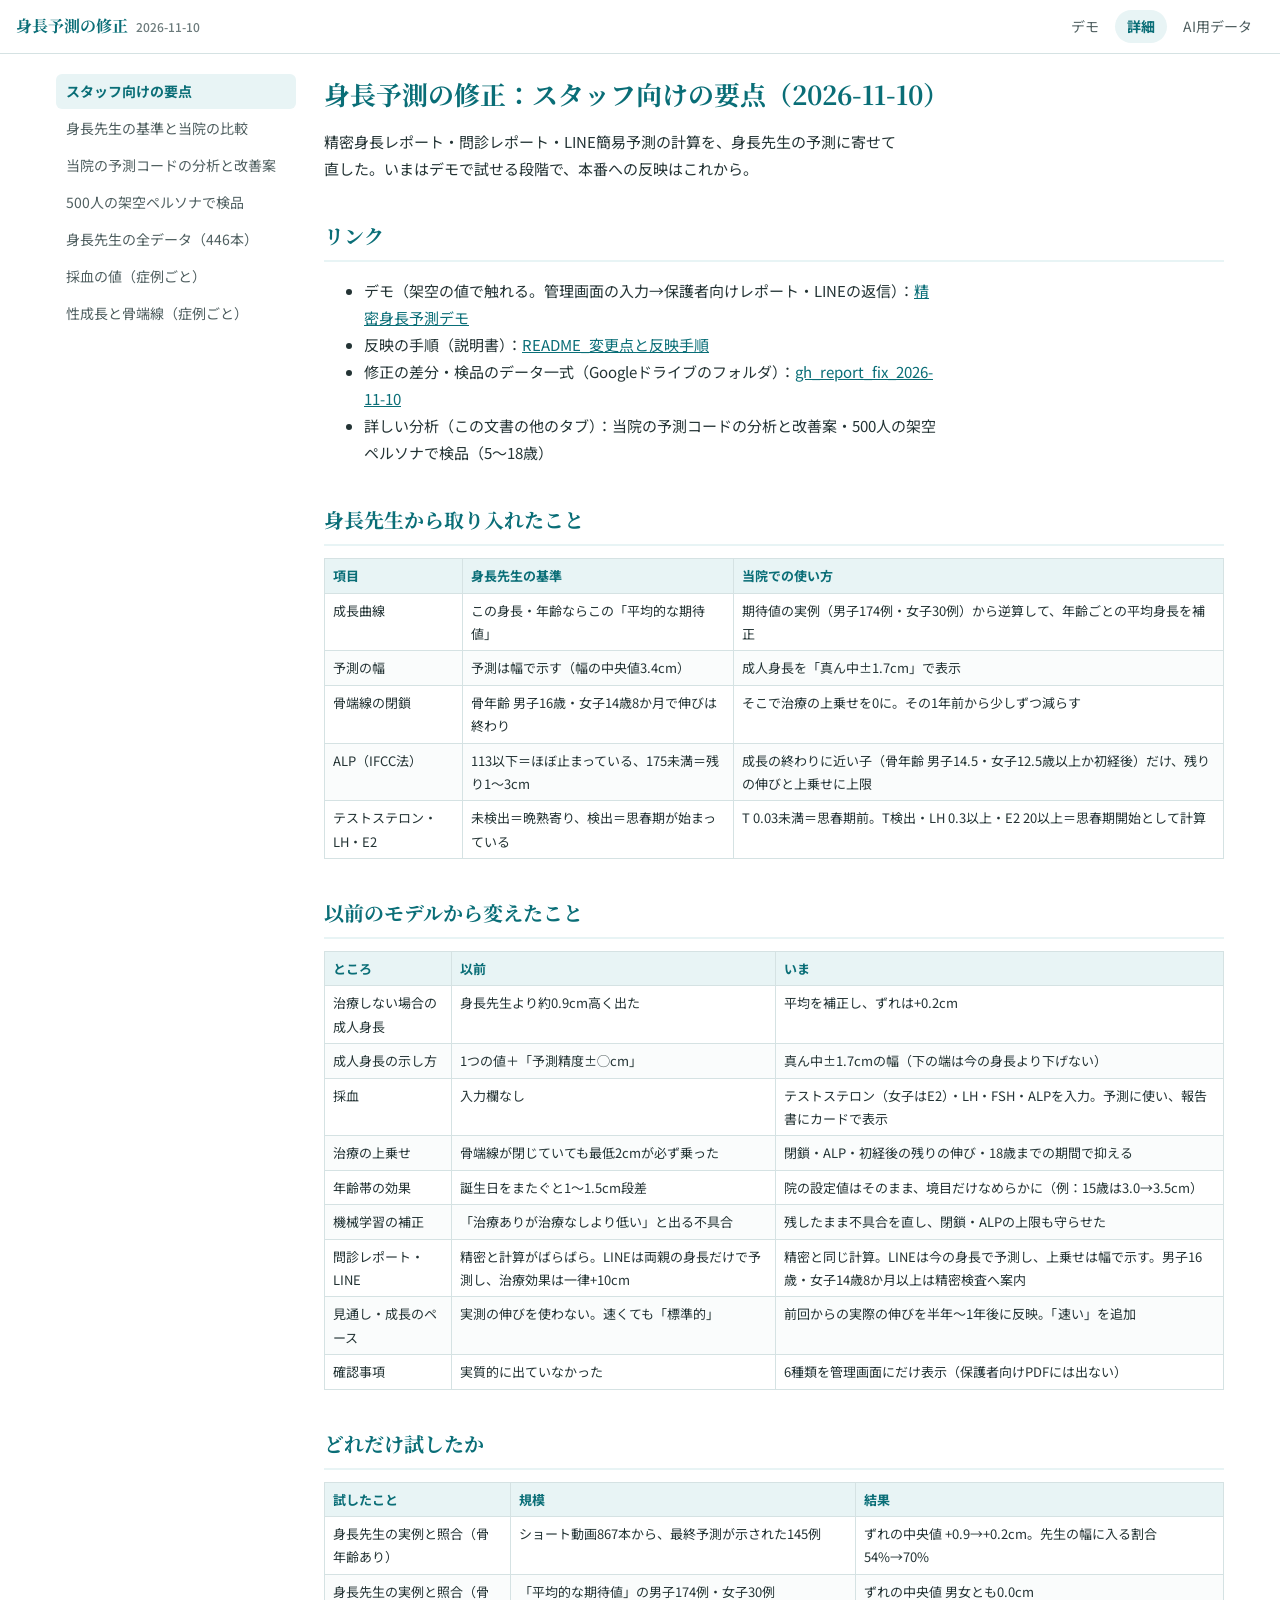
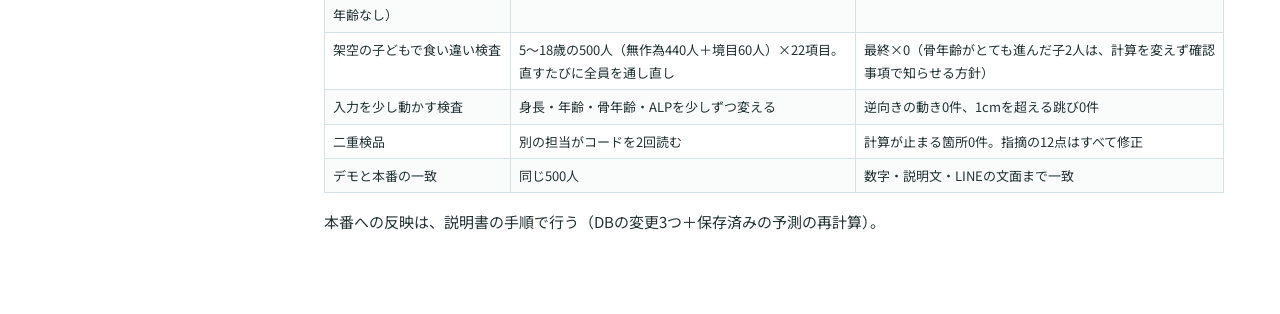
<file: detail.html>
<!doctype html>
<html lang="ja">
<head>
<meta charset="utf-8">
<meta name="viewport" content="width=device-width, initial-scale=1">
<meta name="robots" content="noindex, nofollow">
<title>身長予測の修正 詳細</title>
<link rel="preconnect" href="https://fonts.googleapis.com">
<link rel="preconnect" href="https://fonts.gstatic.com" crossorigin>
<link rel="stylesheet" href="https://fonts.googleapis.com/css2?family=Noto+Sans+JP:wght@400;500;700&family=Noto+Serif+JP:wght@600;700&display=swap">
<link rel="stylesheet" href="style.css?v=2">
</head>
<body>
<header class="topbar"><a class="brand" href="./">身長予測の修正<span>2026-11-10</span></a>
<nav><a href="demo.html">デモ</a><a href="detail.html" aria-current="page">詳細</a><a href="data.html">AI用データ</a></nav></header>
<script>document.documentElement.classList.add('js')</script>
<div class="layout"><nav class="side" aria-label="タブ"><a href="#summary" data-k="summary">スタッフ向けの要点</a>
<a href="#compare" data-k="compare">身長先生の基準と当院の比較</a>
<a href="#analysis" data-k="analysis">当院の予測コードの分析と改善案</a>
<a href="#persona" data-k="persona">500人の架空ペルソナで検品</a>
<a href="#alldata" data-k="alldata">身長先生の全データ（446本）</a>
<a href="#labs" data-k="labs">採血の値（症例ごと）</a>
<a href="#puberty" data-k="puberty">性成長と骨端線（症例ごと）</a></nav><div><section class="tab" id="summary"><h1>身長予測の修正：スタッフ向けの要点（2026-11-10）</h1>
<p>精密身長レポート・問診レポート・LINE簡易予測の計算を、身長先生の予測に寄せて直した。いまはデモで試せる段階で、本番への反映はこれから。</p>
<h2>リンク</h2>
<ul>
<li>デモ（架空の値で触れる。管理画面の入力→保護者向けレポート・LINEの返信）：<a href="demo.html">精密身長予測デモ</a></li>
<li>反映の手順（説明書）：<a href="https://drive.google.com/file/d/19FmJDv_vYHzbiis-TznAD436WWdn6nQE/view?usp=drivesdk" target="_blank" rel="noopener">README_変更点と反映手順</a></li>
<li>修正の差分・検品のデータ一式（Googleドライブのフォルダ）：<a href="https://drive.google.com/drive/folders/1Pp1cKEe6BdvZWWPfTaFWbsTdmQodcuoI" target="_blank" rel="noopener">gh_report_fix_2026-11-10</a></li>
<li>詳しい分析（この文書の他のタブ）：当院の予測コードの分析と改善案・500人の架空ペルソナで検品（5〜18歳）</li>
</ul>
<h2>身長先生から取り入れたこと</h2>
<div class="table-wrap"><table>
<thead>
<tr>
<th>項目</th>
<th>身長先生の基準</th>
<th>当院での使い方</th>
</tr>
</thead>
<tbody>
<tr>
<td>成長曲線</td>
<td>この身長・年齢ならこの「平均的な期待値」</td>
<td>期待値の実例（男子174例・女子30例）から逆算して、年齢ごとの平均身長を補正</td>
</tr>
<tr>
<td>予測の幅</td>
<td>予測は幅で示す（幅の中央値3.4cm）</td>
<td>成人身長を「真ん中±1.7cm」で表示</td>
</tr>
<tr>
<td>骨端線の閉鎖</td>
<td>骨年齢 男子16歳・女子14歳8か月で伸びは終わり</td>
<td>そこで治療の上乗せを0に。その1年前から少しずつ減らす</td>
</tr>
<tr>
<td>ALP（IFCC法）</td>
<td>113以下＝ほぼ止まっている、175未満＝残り1〜3cm</td>
<td>成長の終わりに近い子（骨年齢 男子14.5・女子12.5歳以上か初経後）だけ、残りの伸びと上乗せに上限</td>
</tr>
<tr>
<td>テストステロン・LH・E2</td>
<td>未検出＝晩熟寄り、検出＝思春期が始まっている</td>
<td>T 0.03未満＝思春期前。T検出・LH 0.3以上・E2 20以上＝思春期開始として計算</td>
</tr>
</tbody>
</table></div>
<h2>以前のモデルから変えたこと</h2>
<div class="table-wrap"><table>
<thead>
<tr>
<th>ところ</th>
<th>以前</th>
<th>いま</th>
</tr>
</thead>
<tbody>
<tr>
<td>治療しない場合の成人身長</td>
<td>身長先生より約0.9cm高く出た</td>
<td>平均を補正し、ずれは+0.2cm</td>
</tr>
<tr>
<td>成人身長の示し方</td>
<td>1つの値＋「予測精度±◯cm」</td>
<td>真ん中±1.7cmの幅（下の端は今の身長より下げない）</td>
</tr>
<tr>
<td>採血</td>
<td>入力欄なし</td>
<td>テストステロン（女子はE2）・LH・FSH・ALPを入力。予測に使い、報告書にカードで表示</td>
</tr>
<tr>
<td>治療の上乗せ</td>
<td>骨端線が閉じていても最低2cmが必ず乗った</td>
<td>閉鎖・ALP・初経後の残りの伸び・18歳までの期間で抑える</td>
</tr>
<tr>
<td>年齢帯の効果</td>
<td>誕生日をまたぐと1〜1.5cm段差</td>
<td>院の設定値はそのまま、境目だけなめらかに（例：15歳は3.0→3.5cm）</td>
</tr>
<tr>
<td>機械学習の補正</td>
<td>「治療ありが治療なしより低い」と出る不具合</td>
<td>残したまま不具合を直し、閉鎖・ALPの上限も守らせた</td>
</tr>
<tr>
<td>問診レポート・LINE</td>
<td>精密と計算がばらばら。LINEは両親の身長だけで予測し、治療効果は一律+10cm</td>
<td>精密と同じ計算。LINEは今の身長で予測し、上乗せは幅で示す。男子16歳・女子14歳8か月以上は精密検査へ案内</td>
</tr>
<tr>
<td>見通し・成長のペース</td>
<td>実測の伸びを使わない。速くても「標準的」</td>
<td>前回からの実際の伸びを半年〜1年後に反映。「速い」を追加</td>
</tr>
<tr>
<td>確認事項</td>
<td>実質的に出ていなかった</td>
<td>6種類を管理画面にだけ表示（保護者向けPDFには出ない）</td>
</tr>
</tbody>
</table></div>
<h2>どれだけ試したか</h2>
<div class="table-wrap"><table>
<thead>
<tr>
<th>試したこと</th>
<th>規模</th>
<th>結果</th>
</tr>
</thead>
<tbody>
<tr>
<td>身長先生の実例と照合（骨年齢あり）</td>
<td>ショート動画867本から、最終予測が示された145例</td>
<td>ずれの中央値 +0.9→+0.2cm。先生の幅に入る割合 54%→70%</td>
</tr>
<tr>
<td>身長先生の実例と照合（骨年齢なし）</td>
<td>「平均的な期待値」の男子174例・女子30例</td>
<td>ずれの中央値 男女とも0.0cm</td>
</tr>
<tr>
<td>架空の子どもで食い違い検査</td>
<td>5〜18歳の500人（無作為440人＋境目60人）×22項目。直すたびに全員を通し直し</td>
<td>最終×0（骨年齢がとても進んだ子2人は、計算を変えず確認事項で知らせる方針）</td>
</tr>
<tr>
<td>入力を少し動かす検査</td>
<td>身長・年齢・骨年齢・ALPを少しずつ変える</td>
<td>逆向きの動き0件、1cmを超える跳び0件</td>
</tr>
<tr>
<td>二重検品</td>
<td>別の担当がコードを2回読む</td>
<td>計算が止まる箇所0件。指摘の12点はすべて修正</td>
</tr>
<tr>
<td>デモと本番の一致</td>
<td>同じ500人</td>
<td>数字・説明文・LINEの文面まで一致</td>
</tr>
</tbody>
</table></div>
<p>本番への反映は、説明書の手順で行う（DBの変更3つ＋保存済みの予測の再計算）。</p></section>
<section class="tab" id="compare"><h1>身長先生の身長予測の基準と当院の比較</h1>
<p>2026-11-10</p>
<p>身長先生の予測は、今の身長の位置をそのまま大人まで延ばした値を出発点にし、骨年齢と思春期で上下させて、幅で答えるものです。当院レポートの「治療しない場合」の予測は、照らし合わせた1例で身長先生のやり方とほぼ一致しました。違うのは、予測の幅の出し方と、思春期を採血で判断しているかどうかです。</p>
<p>身長先生の計測値・判断の全データと446本の一覧は、別タブ 身長先生の全データ（446本） にまとめています。</p>
<p>当院の予測プログラム（GH-Therapy-Project）の分析と改善案は 当院の予測コードの分析と改善案 にまとめています。</p>
<h2>予測の手順</h2>
<p>身長先生は毎回同じ順番で材料を並べ、最後に「目標」と比べて判定します。本人の言葉では、材料は「今の身長・過去の身長・レントゲン（骨年齢）・思春期の症状・両親の身長・採血」の6つです。</p>
<ol>
<li>子の基本：年齢（歳・ヶ月）、身長、体重、体脂肪率</li>
<li>両親の身長と遺伝身長：男の子は（父＋母＋13）÷2、女の子は（父＋母−13）÷2</li>
<li>平均的な期待値：成長曲線で今の身長の位置（SD）を出し、その位置のまま大人まで延ばした値</li>
<li>過去の身長：5歳ごろの位置や、伸びの山の形で早熟・晩熟の当たりをつける</li>
<li>採血：テストステロン・LH・FSH（女の子はエストラジオール）・ALP・IGF-1と、栄養（フェリチン・ビタミンD・亜鉛）</li>
<li>手のレントゲン：骨年齢と骨端線の開き具合</li>
<li>最終予測身長：期待値を骨年齢・思春期で上下させ、幅で出す（例「166.6〜170.4cm」）</li>
<li>判定：目標身長と比べてA〜E</li>
</ol>
<p>決め手は「骨年齢＝残り時間」と「ALP＝今の伸びる速さ」の2つです。予測の値は約0.7cm刻みで、幅は中央値3.4cmでした。成長曲線の目盛りを読んで答えていると考えられます。</p>
<h2>骨年齢で予測がどれだけ動くか</h2>
<p>&#91;embedded content: 身長先生ショートの身長診断のうち、骨年齢・期待値・最終予測がそろう100本（2026-11-10集計）]</p>
<p>晩熟の側は上げ幅が＋3cm前後で頭打ちになり、早熟の側は骨年齢が進むほど下げ幅が大きくなります。先生の言葉の判断（晩熟・標準・早熟）で分けても、＋2.5cm・±0・−3.7cmと同じ形です。</p>
<h2>判定A〜E</h2>
<p>判定は「目標身長 − 予測の上限」でほぼ決まります。目標が予測の幅に入ればA、上限より8cmほど高ければEです。</p>
<div class="table-wrap"><table>
<thead>
<tr>
<th>判定</th>
<th>本数</th>
<th>目標 − 予測の上限（中央値）</th>
<th>判定カードの言い方</th>
</tr>
</thead>
<tbody>
<tr>
<td>A</td>
<td>42</td>
<td>−1.6cm</td>
<td>治療なしで目標に届く</td>
</tr>
<tr>
<td>B</td>
<td>83</td>
<td>＋1.4cm</td>
<td>成長ホルモン治療で十分届く</td>
</tr>
<tr>
<td>C</td>
<td>85</td>
<td>＋4.6cm</td>
<td>治療でギリギリ届く</td>
</tr>
<tr>
<td>D</td>
<td>60</td>
<td>＋5.9cm</td>
<td>届きにくい</td>
</tr>
<tr>
<td>E</td>
<td>59</td>
<td>＋8.0cm</td>
<td>治療をしても難しい（目標の見直し）</td>
</tr>
</tbody>
</table></div>
<ul>
<li>目標を変えると判定も変わります。同じ子でも、目標180cmならD、174cmならBでした。</li>
<li>目標がないときは判定を出さず、「目標は親が決める」と言います。</li>
<li>年齢が若い子は1段甘くつけます（「5歳でD、治療でC→B→Aに変えられる」）。</li>
</ul>
<h2>採血・思春期・骨年齢の読み方</h2>
<p>早熟か晩熟かは、採血と思春期の兆候で決めています。レントゲンと採血が食い違うときは、「この年齢は採血の方が重い」として採血を優先します。</p>
<div class="table-wrap"><table>
<thead>
<tr>
<th>項目</th>
<th>身長先生の読み方</th>
</tr>
</thead>
<tbody>
<tr>
<td>テストステロン（男の子）</td>
<td>未検出は晩熟寄り（12歳で未検出なら「晩熟確定」）。11歳未満で検出されれば早熟</td>
</tr>
<tr>
<td>LH・FSH</td>
<td>年齢のわりに高いと、テストステロンが低くても早熟傾向</td>
</tr>
<tr>
<td>ALP</td>
<td>今の伸びる速さ。350以上＝まだ成長期、200以上＝伸びている、175未満＝残り1〜3cm、113以下＝ほぼ止まっている</td>
</tr>
<tr>
<td>IGF-1（ソマトメジンC）</td>
<td>基準内でも低めなら「分泌が弱いタイプ＝治療が効きやすい」</td>
</tr>
<tr>
<td>フェリチン・ビタミンD・亜鉛</td>
<td>毎回「改善対象」として指摘。フェリチン50以上、ビタミンD 50〜80が目安（20以下は欠乏）</td>
</tr>
<tr>
<td>体脂肪</td>
<td>太り気味は早熟の危険、痩せすぎは見かけの晩熟</td>
</tr>
<tr>
<td>骨年齢</td>
<td>骨端線が閉じるのは骨年齢で男子16歳0ヶ月・女子14歳8ヶ月</td>
</tr>
<tr>
<td>思春期の兆候</td>
<td>陰毛の平均は約12歳。14歳以降は晩熟、11歳未満は早熟。「14歳で声変わり＝晩熟確定」</td>
</tr>
<tr>
<td>成長の速さ</td>
<td>成長の終わりごろは、前年の伸びの半分が翌年の伸び</td>
</tr>
<tr>
<td>足のサイズ</td>
<td>予測には使わない（クイズで「あんまり関係ない」と答えている）</td>
</tr>
</tbody>
</table></div>
<p>「もう伸びない」と言うのは、骨端線が閉じている、ALPが113以下、3か月で1cm未満のどれかのときです。思春期に入った子には「思春期に入ったときの身長＋25cm」という目安も使いますが、記録では予測を下げて確かめるときだけでした。</p>
<h2>当院の基準との比較</h2>
<p>遺伝身長の式と、予測を幅で出す方針は同じです。大きく違うのは、思春期の判断に採血を使うかどうか、判定を出すかどうか、治療の効果を数字で言うかどうかです。</p>
<div class="table-wrap"><table>
<thead>
<tr>
<th>項目</th>
<th>身長先生</th>
<th>当院</th>
</tr>
</thead>
<tbody>
<tr>
<td>予測に使う材料</td>
<td>今の身長・過去の身長・骨年齢・思春期の兆候・両親の身長・採血</td>
<td>精密検査は左手のレントゲン＋採血。レポートは身長・体重・SD・骨年齢・IGF-1・両親の身長・問診（1年の伸び・思春期の状況・出生時の体格）</td>
</tr>
<tr>
<td>予測の出発点</td>
<td>平均的な期待値（今のSDを大人まで延ばす）</td>
<td>「治療しない場合」は、骨年齢と思春期の進み具合から見た成熟度で推定</td>
</tr>
<tr>
<td>骨年齢の扱い</td>
<td>晩熟は約＋3cm、1.75歳以上進むと約−10cm</td>
<td>進んでいる＝伸びる期間が短めの可能性、遅れている＝長めの可能性（FACTS §26）</td>
</tr>
<tr>
<td>思春期の判断</td>
<td>テストステロン・LH・FSH・ALP＋陰毛・声変わり。採血を優先</td>
<td>同じ項目を測っている（§25）が、レポートには問診の「思春期の状況」だけ</td>
</tr>
<tr>
<td>遺伝身長</td>
<td>（父＋母±13）÷2。目安どまり</td>
<td>同じ式。目安どまり（§23）</td>
</tr>
<tr>
<td>予測の見せ方</td>
<td>幅（中央値3.4cm）</td>
<td>方針は幅（§26）。レポートは1点＋「予測精度±1.0cm」</td>
</tr>
<tr>
<td>年間の伸びの目安</td>
<td>終わりごろは前年の半分が翌年</td>
<td>9〜11歳は年4〜5cm、思春期は年7〜9cm、ピークの1年は男子10cm前後（§22）</td>
</tr>
<tr>
<td>「もう伸びない」の判断</td>
<td>骨端線が閉じている／ALP113以下／3か月で1cm未満</td>
<td>骨年齢と血液検査で判断。「閉じかけ」の言葉や段階ごとの「あと◯cm」では判断しない（§24）</td>
</tr>
<tr>
<td>判定</td>
<td>目標と比べてA〜E</td>
<td>なし</td>
</tr>
<tr>
<td>治療の効果の言い方</td>
<td>「最大15cm上乗せ」など数字で言う</td>
<td>断定しない。「年＋5〜6cm伸びるケースも」「5cm・10cmの差がつくことがある」まで（§5）</td>
</tr>
<tr>
<td>治療した場合の予測</td>
<td>「治療すれば目指せる」と言うだけのことが多い</td>
<td>年齢別の期待効果＋骨年齢の調整＋機械学習の補正で計算して表示</td>
</tr>
</tbody>
</table></div>
<p>身長先生は「必ず」「100%」や他院への批判も多く使います。当院が参考にするのは、期待値・遺伝身長・骨年齢を並べて幅で答える「型」だけにします（§12）。</p>
<h2>当院レポートで照らし合わせた結果</h2>
<p>当院の予測の真ん中の値は、身長先生のやり方と合っていました。照らし合わせたのは2026-11-09発行の成長予測レポート1件です。氏名や身長・検査値など、個別の数値はこの文書に載せていません。</p>
<ul>
<li>「治療しない場合」の予測は、身長先生のやり方で出した値との差が0.5cm未満でした。14〜16歳の晩熟の男の子17本では、身長先生は期待値に中央値で＋3.5cmを足しています。</li>
<li>遺伝身長より約2cm低い点も、身長先生の傾向（平均−1.9cm）と同じでした。</li>
<li>以前に指摘した「内訳の合計が合わない」「リュープリンが併用中と出る」は直っていました。</li>
</ul>
<h3>数字の正確さ</h3>
<ul>
<li>治療しない場合：真ん中の値は、身長先生式・遺伝身長・小学生のころの位置から見た値と1〜2cm以内で、大きくは外れていません。ただし3つの目安の中でいちばん低い側です。伸びがいちばん大きい時期なのに、採血（テストステロン・ALP）と今の伸びの速さが入っていないため、低めに出ている可能性があります。</li>
<li>治療した場合：上乗せ分の根拠を確かめられません。内訳でいちばん大きいのは、説明のない「機械学習モデルによる補正」（マイナス）です。同じ計算で出している短期の見通しが「治療したほうが低い」と出ており、計算の作りに問題があります。</li>
<li>「±1.0cm」：入力の身長は問診の値です（精密検査では身体計測をしない：§2）。測り方だけで1cm前後ずれ、治療の効果は個人差が大きいため（§5）、±1.0cmという精度には根拠がありません。</li>
<li>確かめ方：過去にレポートを出した方の半年後・1年後の実測と予測を照らし合わせます。治療を始めなかった方（検査後に保留の方が約7割）で「治療しない場合」を、治療中の方で「治療した場合」を確かめ、差の広がりから予測の幅を決めます。</li>
</ul>
<h3>直したい点</h3>
<ul>
<li>☐ 「1年後の見通し」で、半年後と1年後は「治療した場合」が「治療しない場合」より低く出る。治療すると背が低くなるように読める</li>
<li>☐ 予測が1点＋「予測精度±1.0cm」。§26の「幅で出す」と合わず、精度を言いすぎている（身長先生でも幅は3〜4cm）</li>
<li>☐ 「機械学習モデルによる補正」が内訳でいちばん大きく値を下げているのに、根拠の説明がない。何のデータで作り、どれだけ当たるのかを業者に出してもらう</li>
<li>☐ 思春期の判断に、測っているテストステロン・LH・FSH・ALPを使う（またはレポートに載せる）</li>
<li>☐ 今の伸びの速さが半年後・1年後の見通しに入っているか確かめる（伸びがいちばん大きい時期の子でも、見通しが小さく出ている）</li>
<li>☐ 「成長のペース」の文が数字と合わない。1年の伸びが標準の約2倍なのに「標準的」「同程度」と出る。比べる「標準」も§22の年齢別の目安と思春期の段階にそろえる</li>
<li>☐ 身長と1年の伸びが問診の値（家庭での測定）。測った日と測り方をレポートに書き、予測の幅にもその分を見込む</li>
<li>☐ 「算出方法」の文が逆に読める（成熟がゆっくり＝伸びる期間が長いのに「控えめに反映」）</li>
<li>☐ 表示の年齢と骨年齢の引き算が、「◯歳遅れ」の表示と0.1歳合わない（月齢の丸めの可能性）</li>
</ul>
<h2>出典</h2>
<ul>
<li><a href="https://www.youtube.com/@shinchou.sensei/shorts" target="_blank" rel="noopener">身長先生 YouTubeショート</a>：全867本（うち身長診断403本）を、音声の文字起こし・YouTubeの字幕・画面のテロップで記録して集計（2026-11-10）。元データは docs/plans/nobiru-channel-strategy/shinchou_shorts_yosoku/</li>
<li>当院 FACTS.md（§5 効果、§12 表現の禁止事項、§22 年間の伸び、§23 遺伝身長、§24 骨端線が閉じかけ、§25 検査項目、§26 予測身長は幅で）</li>
<li>当院の成長予測レポート（2026-11-09発行の1件。個別の数値は載せない）</li>
</ul></section>
<section class="tab" id="analysis"><h1>当院の身長予測コードの分析と改善案</h1>
<p>2026-11-10</p>
<p>「治療しない場合」の計算は身長先生と同じ考え方で、成長曲線の表を正式な基準値に差し替えるだけで、身長先生の予測の幅に入る割合が54%から68%に上がります。一方で「治療した場合」には計算の不具合があり、機械学習の補正は実際の結果を学んでいないため、今は止めるべきです。LINEの30秒予測は今の身長を使わず、治療効果を一律「約+10cm」と出しています。</p>
<h2>いまの計算の流れ</h2>
<p>レポートの数字は、次の4段で作られています。11/9発行のレポートの数字は、この計算ですべて再現できました。</p>
<div class="table-wrap"><table>
<thead>
<tr>
<th>段</th>
<th>中身</th>
<th>ファイル</th>
</tr>
</thead>
<tbody>
<tr>
<td>1. 治療しない場合</td>
<td>「成熟年齢」で見た今の位置（SD）を18歳まで延ばす。成熟年齢は骨年齢が優先で、遅れは半分だけ（最大2年）、進みはそのまま反映。骨年齢がなければ思春期のチェック項目。初経後の女の子は「初経後の残りの伸び」の表</td>
<td>growth_maturity.py、maturity_reference.py</td>
</tr>
<tr>
<td>2. 治療した場合</td>
<td>年齢別の期待効果（3〜6歳 9.0／6〜8歳 7.5／8〜10歳 6.5／10〜12歳 5.5／12〜14歳 4.5／14〜18歳 3.0cm）＋骨年齢の調整（1歳遅れるごとに＋0.8cm）＋思春期の調整（Tanner段階で0〜−3.5cm）＋注射の打ち忘れ。合計は最低2cm。これを残り年数に45／25／15／10／5%で配分</td>
<td>prediction_service.py</td>
</tr>
<tr>
<td>3. 機械学習</td>
<td>過去の予測を学習したモデルの値を、予測の件数に応じて0〜80%混ぜる</td>
<td>ml/trainer.py、ml/blender.py</td>
</tr>
<tr>
<td>4. レポート</td>
<td>内訳・成長曲線・半年後〜1年半後の見通し・成長のペースを組み立てる</td>
<td>medical_pdf_service.py</td>
</tr>
</tbody>
</table></div>
<p>予測に使っている入力は、身長・体重・骨年齢・IGF-1・思春期のチェック項目・両親の身長・注射の打ち忘れです。テストステロン・LH・FSH・E2・ALPは、入力する欄そのものがありません。</p>
<h2>身長先生の145例に当てはめた結果</h2>
<p>当院の「治療しない場合」は、今のままでも身長先生との差が平均2.0cmです。ずれの主な原因は成長曲線の表で、骨年齢の扱い方は今の設定がいちばん近い結果でした。</p>
<p>調べ方：身長先生の最終予測・骨年齢・年齢・身長がそろう145例に、当院のコードと同じ計算（成長曲線の表も同じ）を当てはめました。「幅に入った」は、当院の値が身長先生の予測の幅（例：166.6〜170.4cm）の中に入った割合です。</p>
<div class="table-wrap"><table>
<thead>
<tr>
<th>計算のしかた</th>
<th>身長先生との差（中央値）</th>
<th>差の平均</th>
<th>身長先生の幅に入った</th>
</tr>
</thead>
<tbody>
<tr>
<td>今の設定（骨年齢の遅れは半分・最大2年）</td>
<td>＋0.9cm</td>
<td>2.0cm</td>
<td>54%（79例）</td>
</tr>
<tr>
<td>骨年齢の遅れをそのまま反映</td>
<td>＋1.6cm</td>
<td>2.7cm</td>
<td>42%（61例）</td>
</tr>
<tr>
<td>骨年齢を使わない</td>
<td>＋0.2cm</td>
<td>2.1cm</td>
<td>52%（75例）</td>
</tr>
<tr>
<td><strong>成長曲線のずれを直し＋今の設定</strong></td>
<td><strong>−0.2cm</strong></td>
<td><strong>1.8cm</strong></td>
<td><strong>68%（98例）</strong></td>
</tr>
</tbody>
</table></div>
<ul>
<li><strong>成長曲線のずれ</strong>：骨年齢を使わずに計算した値は、身長先生の「平均的な期待値」より中央値で＋1.15cm高く出ました（135例）。当院の表は「厚労省基準の概算値」で、成人男子の平均を171.4cmにしています。</li>
<li><strong>骨年齢の遅れは「半分だけ反映」がいちばん近い</strong>：成長曲線のずれを直すと、骨年齢が1歳以上若い子で中央値＋0.1cmです。全部反映すると＋4.4cm、3割だと−1.3cmにずれます。</li>
<li><strong>骨年齢の進みはそのまま反映でよい</strong>：骨年齢が進んでいる65例で中央値＋0.5cmでした。</li>
<li>身長先生自身も予測には3〜4cmの幅をつけています。残りの差（平均1.8cm）は、先生が採血や成長の山の形も見ている分と考えられます。</li>
</ul>
<h2>すぐ直すべき不具合</h2>
<p>どれも、保護者に届く数字が間違って見える原因になっています。</p>
<ol>
<li><strong>機械学習を混ぜると、「治療した場合」の曲線全体が縮む（ml/blender.py）</strong> 身長そのものに比率（混ぜた後の最終身長÷混ぜる前）を掛けています。そのため半年後・1年後で「治療したほうが低い」と出ます。11/9のレポートの半年後・1年後・1年半後の値は、この掛け算でそのまま再現できました。直し方：比率を掛けず、「混ぜた後−混ぜる前」の差を治療効果の積み上がりに比例して足す。</li>
<li><strong>機械学習が「実際の身長」ではなく「このシステムが過去に出した予測値」を正解として学んでいる（ml/trainer.py）</strong> 正解に使っているのは保存済みの「治療した場合の最終身長」です。精度も学習に使ったデータで測っています。混ぜる割合は予測の件数で決まり、500件以上で最大80%になります。つまり「機械学習モデルによる補正」は、過去の予測（計算式が誤っていた時期の予測が残っていれば、それも含む）に寄せているだけで、根拠になりません。「寄与度」も本物の計算ではなく、重要度×値の概算です。直し方：実測の追跡データがたまるまで混ぜる割合を0にする。学習の正解は半年後・1年後の実測の伸びにして、学習に使っていないデータで誤差を測る。</li>
<li><strong>「予測精度±1.0cm」は精度ではない（medical_pdf_service.py）</strong> 表示しているのは、治療効果の設定にある「ばらつき」の値（14〜18歳は1.0）です。保存される信頼幅は±5.0cmの固定値で、どちらも実際の当たり具合から出したものではありません。直し方：成人身長を「173〜176cm」のように幅で出す（FACTS §26）。幅は当面、身長先生と同じ程度の3〜4cmにし、実測がたまったら誤差から決め直す。</li>
<li><strong>骨端線が閉じていても、治療効果が最低2cm出る（prediction_service.py）</strong> 合計を「最低2cm」にしているため、骨年齢が進んだ子でも＋2cmと出ます。直し方：骨年齢が男子16歳0ヶ月・女子14歳8ヶ月（身長先生が使う閉鎖の目安）以上なら効果0、そこに近づくほど小さくする。</li>
<li><strong>「成長のペース」に「速い」の判定がない（counseling_service.py、counseling_reference.py）</strong> 標準より−1SD以上はすべて「標準的」「同程度のペース」と書きます。比べる標準も暦年齢で引くため、15歳男子は年4.0cmになります。ファイル冒頭には「本番運用前に必ずクリニックの監修を受けて差し替える」と書かれたままです。直し方：＋1SD以上は「速い（思春期の伸びが来ている可能性）」とする。標準は骨年齢（成熟年齢）で引き、値はFACTS §22（思春期は年7〜9cm、ピークの1年は男子10cm前後）とそろえる。</li>
</ol>
<h2>身長先生に寄せるための改善</h2>
<p>効果が大きい順です。6と7が本命です。</p>
<ol start="6">
<li><strong>成長曲線の表を正式な基準値に差し替える（db/init_data.py、ml/features.py）</strong> 今の表は「厚労省基準の概算値」です。日本小児内分泌学会の成長評価用データ（2000年度・月齢ごとの平均とSD）に差し替えます。ml/features.py にも別の表があり、年齢を整数に丸めてSDを出しているので、同じ表にそろえます。上の照合では、これだけで身長先生の幅に入る割合が54%から68%に上がりました。</li>
<li><strong>採血の欄を足して、予測に使う（models/measurement.py ほか）</strong> 当院も測っているテストステロン・LH・FSH・E2・ALP（FACTS §25）の入力欄を足します。身長先生の予測の決め手は「骨年齢×ALP」とテストステロンです。
   - ALP（IFCC法）：113以下＝ほぼ止まっている、175未満＝残り1〜3cm、200以上＝伸びている、350以上＝まだ成長期。これを「治療しない場合」の残りの伸びの上限に使う（例：113以下なら残り0〜1cm）
   - テストステロン（男子）：12歳以上で未検出＝晩熟寄り、11歳未満で検出＝早熟寄り。骨年齢がないときの成熟年齢に使う
   - LH・FSH：年齢のわりに高いと、テストステロンが低くても早熟寄り
   - ALPは測定法（JSCC法とIFCC法）で値が約3倍違うため、入力欄で測定法を固定する</li>
<li><strong>今の伸びの速さを、半年後・1年後の見通しに入れる（growth_maturity.py）</strong> 今は成長曲線の形だけで決まり、前回の測定からの実際の伸びを使っていません。そのため、伸びがいちばん大きい時期の子でも見通しが小さく出ます。直近の伸びを混ぜ、成長の終わりごろは「前年の伸びの半分が翌年」（身長先生の目安）を上限にします。</li>
<li><strong>女の子の治療期間の数え方（prediction_service.py）</strong> 治療効果を配分する残り年数を、男女とも「18歳−成熟年齢」で数えています。女の子は骨年齢14歳8ヶ月ごろまでで数えます。最終身長は変わりませんが、半年後・1年後の見通しが変わります。</li>
<li><strong>目標との比較（任意）</strong> 保護者の希望身長を入れたら、「希望−予測の上限」で届きやすさを示します。身長先生のA〜Eに当てると、上限以下＝A、＋1.4cm前後＝B、＋4.6cm前後＝C、＋6cm前後＝D、＋8cm以上＝Eです。保護者向けには断定しない言い方にします。</li>
<li><strong>思春期前の位置との照合（任意）</strong> 過去の身長がある子は、思春期前（5〜9歳）の位置（SD）から見た成人身長も並べます。身長先生の「5歳の骨格だと◯cmのペース」と同じ考え方です。今の予測と大きく食い違う子は、医師が確かめます。</li>
</ol>
<h2>LINEの30秒予測（患者さんに直接届く部分）</h2>
<p>保護者が最初に目にする数字なのに、精密検査のレポートとも身長先生とも大きくずれています。このプログラムは、公式LINEの「30秒の身長予測」に答えを返している仕組みです。優先して直したい部分です。</p>
<ol start="12">
<li><strong>今の身長を使っていない（services/line_prediction.py）</strong> 「治療しない場合」は「遺伝身長＋2cm」を5cm刻みに丸めた幅です。年齢と身長は聞いていますが、計算には使っていません。身長先生の202例と比べると中央値で＋2.8cm高く、95例（47%）で4cm以上ずれました。直し方：精密レポートと同じ考え方（今の身長の位置を大人まで延ばす。骨年齢なし）にする。少なくとも「＋2cm」は外す（身長先生の予測は遺伝身長より平均1.9cm低い）。</li>
<li><strong>治療効果を、15歳以下は一律「約＋10cm」と表示している（同上）</strong> 精密レポートの設定（10〜12歳で5.5cm、14〜18歳で3.0cm）と食い違い、FACTS §5の「必ず何センチとは断言できない」にも合いません。15歳の子は、LINEで「約＋10cm」と見たあと、精密レポートで「＋1.7cm」を受け取ることになります。直し方：数字を出さないか、年齢別の設定値を幅で示して「〜cmのケースもあります」程度にとどめる。</li>
</ol>
<h2>文言の直し</h2>
<ol start="14">
<li><strong>「成熟がゆっくりな場合は…その分を控えめに反映して算出しています」（growth_maturity.py）</strong> 意味が逆に読めます。案：「骨年齢がゆっくりなお子さまは、身長が伸びる期間が長く残るため、その分を上乗せしています（多く見積もりすぎないよう、半分だけ反映しています）」</li>
<li><strong>「年齢より1.6歳遅れています」（medical_pdf_service.py）</strong> 小数の年齢で引き算しているため、表示している「15歳0ヶ月」と骨年齢の差と合わないことがあります。表示と同じ月単位で計算します。</li>
</ol>
<h2>直した後の確かめ方</h2>
<ul>
<li><strong>新旧の比較</strong>：プログラムに入っている recompute_predictions.py（比較モード。氏名は出ない）で、保存済みの予測と新しい計算を並べる。</li>
<li><strong>身長先生との照合</strong>：今回の145例の照合を、直した後の計算でもう一度回す。幅に入る割合が68%以上になることを目安にする。</li>
<li><strong>実測との照合</strong>：過去にレポートを出した方の半年後・1年後の実測と予測を比べ、誤差の広がりから予測の幅を決める。</li>
</ul>
<h2>注意</h2>
<ul>
<li>身長先生の「必ず」「最大15cm」「他院の評価は間違い」といった言い方は取り入れず、計算の考え方だけを使います。</li>
</ul>
<h2>出典</h2>
<ul>
<li>プログラム：GH-Therapy-Project（2026-11-10受領のzip）</li>
<li>身長先生ショート全867本の記録（2026-11-10集計。この文書の別タブ）</li>
<li>FACTS.md §5・§22・§25・§26</li>
</ul></section>
<section class="tab" id="persona"><h1>500人の架空ペルソナで検品（修正後のコード・5〜18歳）</h1>
<p>2026-11-10。本番に反映する前の修正後のコードに、実在しない5〜18歳の子ども500人を通した。内訳は無作為の440人と、閾値の境目に置いた60人。患者さんのデータは使っていない。</p>
<p>大きな破綻は0件だった。治療ありが治療なしを下回る、成長曲線が途中で縮む、計算が止まる、のいずれも起きなかった。ただし、報告書・問診・LINEのあいだの食い違いと、境目での段差が見つかったので、下にまとめる。</p>
<h2>最終の検品：先生の判断5点まで入れたあと（同じ500人）</h2>
<p>9件の修正に加えて、先生に選んでいただいた5点（すべておすすめ案）を入れ、同じ500人と見本28人を通し直した。22項目と初経後の女子の1項目のうち、×が残るのは「成人予測がありえない低さ」の2人だけ。この2人は、計算は変えず確認事項で知らせるという先生の判断どおりで、二人とも確認事項が出る。</p>
<div class="table-wrap"><table>
<thead>
<tr>
<th>先生の判断</th>
<th>入れた中身</th>
<th>500人での結果</th>
</tr>
</thead>
<tbody>
<tr>
<td>ALPの上限</td>
<td>113〜175を直線でつなぎ、175〜250で少しずつ外す。かけるのは骨年齢が男子14.5歳・女子12.5歳以上か初経後（その1年前から少しずつ）</td>
<td>ALPが1違うときの跳び、最大3.8cm→最大0.1cm。10.6歳女子の119.9cmのような誤りはなくなった</td>
</tr>
<tr>
<td>初経後の女子</td>
<td>上乗せは初経後の残りの伸びまで。骨年齢が閉鎖に近づくと治療なしの残りも減らし、閉鎖で1cm</td>
<td>伸びが残っていないのに上乗せが出る子 4人→0人。初経から1・2・3・4年で上乗せ2.2・1.5・0.5・0cm</td>
</tr>
<tr>
<td>骨年齢がとても進んだ幼い子</td>
<td>計算は変えず、確認事項で知らせる</td>
<td>平均より4SD以上低い子11人全員に確認事項が出る</td>
</tr>
<tr>
<td>治療効果の年齢帯</td>
<td>値はそのまま、帯の真ん中の年齢（4.5・7・9・11・13・16歳）どうしを直線でつなぐ</td>
<td>誕生日で1cm超跳ぶ子 8人→0人</td>
</tr>
<tr>
<td>LINEの父母の身長</td>
<td>結果に「ご両親の身長から見た目安」を1行。計算には混ぜない</td>
<td>全員のLINEの結果に出る</td>
</tr>
</tbody>
</table></div>
<p>このほか、どの入力（身長・年齢・骨年齢・ALP）を少し動かしても、1cmを超えて跳ぶ子は0人になった。保護者向けPDFに確認事項が出たのは0件。身長先生の症例との照合（骨年齢あり145例・幅に入る割合70%）は変わらない。</p>
<p>知っておいてほしい変化：年齢帯をつないだため、15歳は「14歳以上3.0cm」から3.5cmになる。11/9に見た15歳の例では、上乗せが+4.2cmから+4.7cmに変わる。院の設定値そのものは変えていない。</p>
<p>別の担当にもコードを読ませた（2回目）。計算が止まる箇所は0件。指摘された7点はすべて直した。そのうえで、指摘された境目の子を直接作って、なめらかにつながることを確かめた。</p>
<ul>
<li>初経後の女子の閉鎖の境目</li>
<li>ALPをかける骨年齢の境目</li>
<li>帯の設定がおかしいとき</li>
<li>「約0.0cm」「約2.0年」などの書き方</li>
</ul>
<p>差分は28ファイルで、元のコードにそのまま当たる。反映の手順は説明書のとおりで、DBの変更は3つ。</p>
<p>見本（5〜18歳・−2SD・骨年齢＝年齢）の最終の数字。</p>
<p><strong>男子</strong>（最終）</p>
<div class="table-wrap"><table>
<thead>
<tr>
<th>年齢</th>
<th>今の身長</th>
<th>精密：治療なし</th>
<th>精密：上乗せ</th>
<th>LINE：治療なし</th>
<th>LINE：上乗せ</th>
<th>問診：上乗せ</th>
</tr>
</thead>
<tbody>
<tr>
<td>5.5歳</td>
<td>101.3</td>
<td>158.7〜162.1（160.4）</td>
<td>+8.4</td>
<td>159〜162</td>
<td>7〜10</td>
<td>+8.4</td>
</tr>
<tr>
<td>6.5歳</td>
<td>106.9</td>
<td>158.7〜162.1（160.4）</td>
<td>+7.8</td>
<td>159〜162</td>
<td>6〜9</td>
<td>+7.8</td>
</tr>
<tr>
<td>7.5歳</td>
<td>112.3</td>
<td>158.7〜162.1（160.4）</td>
<td>+7.3</td>
<td>159〜162</td>
<td>6〜9</td>
<td>+7.3</td>
</tr>
<tr>
<td>8.5歳</td>
<td>117.5</td>
<td>158.7〜162.1（160.4）</td>
<td>+6.8</td>
<td>159〜162</td>
<td>5〜8</td>
<td>+6.8</td>
</tr>
<tr>
<td>9.5歳</td>
<td>122.6</td>
<td>158.7〜162.1（160.4）</td>
<td>+6.3</td>
<td>159〜162</td>
<td>5〜8</td>
<td>+6.3</td>
</tr>
<tr>
<td>10.5歳</td>
<td>127.4</td>
<td>158.7〜162.1（160.4）</td>
<td>+5.8</td>
<td>159〜162</td>
<td>4〜7</td>
<td>+5.8</td>
</tr>
<tr>
<td>11.5歳</td>
<td>132.3</td>
<td>158.7〜162.1（160.4）</td>
<td>+5.3</td>
<td>159〜162</td>
<td>4〜7</td>
<td>+5.3</td>
</tr>
<tr>
<td>12.5歳</td>
<td>137.9</td>
<td>158.7〜162.1（160.4）</td>
<td>+4.3</td>
<td>159〜162</td>
<td>3〜6</td>
<td>+4.3</td>
</tr>
<tr>
<td>13.5歳</td>
<td>146.3</td>
<td>158.7〜162.1（160.4）</td>
<td>+2.3</td>
<td>159〜162</td>
<td>2〜4</td>
<td>+2.3</td>
</tr>
<tr>
<td>14.5歳</td>
<td>153.4</td>
<td>158.7〜162.1（160.4）</td>
<td>+2.0</td>
<td>159〜162</td>
<td>2〜3</td>
<td>+2.0</td>
</tr>
<tr>
<td>15.5歳</td>
<td>158.1</td>
<td>158.7〜162.1（160.4）</td>
<td>+1.0</td>
<td>159〜162</td>
<td>1</td>
<td>+1.0</td>
</tr>
<tr>
<td>16.5歳</td>
<td>160.0</td>
<td>160.0〜162.1（160.4）</td>
<td>+0.0</td>
<td>160〜162</td>
<td>精密検査へ</td>
<td>+0.0</td>
</tr>
<tr>
<td>17.5歳</td>
<td>160.3</td>
<td>160.3〜162.1（160.4）</td>
<td>+0.0</td>
<td>160〜162</td>
<td>精密検査へ</td>
<td>+0.0</td>
</tr>
<tr>
<td>18.0歳</td>
<td>160.4</td>
<td>160.4〜162.1（160.4）</td>
<td>+0.0</td>
<td>160〜162</td>
<td>精密検査へ</td>
<td>+0.0</td>
</tr>
</tbody>
</table></div>
<p><strong>女子</strong>（最終。初経は1年前と仮定）</p>
<div class="table-wrap"><table>
<thead>
<tr>
<th>年齢</th>
<th>今の身長</th>
<th>精密：治療なし</th>
<th>精密：上乗せ</th>
<th>LINE：治療なし</th>
<th>LINE：上乗せ</th>
<th>問診：上乗せ</th>
</tr>
</thead>
<tbody>
<tr>
<td>5.5歳</td>
<td>100.7</td>
<td>146.3〜149.7（148.0）</td>
<td>+8.4</td>
<td>146〜150</td>
<td>7〜10</td>
<td>+8.4</td>
</tr>
<tr>
<td>6.5歳</td>
<td>106.1</td>
<td>146.3〜149.7（148.0）</td>
<td>+7.8</td>
<td>146〜150</td>
<td>6〜9</td>
<td>+7.8</td>
</tr>
<tr>
<td>7.5歳</td>
<td>111.3</td>
<td>146.3〜149.7（148.0）</td>
<td>+7.2</td>
<td>146〜150</td>
<td>6〜9</td>
<td>+7.2</td>
</tr>
<tr>
<td>8.5歳</td>
<td>116.7</td>
<td>146.3〜149.7（148.0）</td>
<td>+6.8</td>
<td>146〜150</td>
<td>5〜8</td>
<td>+6.8</td>
</tr>
<tr>
<td>9.5歳</td>
<td>122.2</td>
<td>146.3〜149.7（148.0）</td>
<td>+5.8</td>
<td>146〜150</td>
<td>5〜8</td>
<td>+5.8</td>
</tr>
<tr>
<td>10.5歳</td>
<td>128.0</td>
<td>146.3〜149.7（148.0）</td>
<td>+4.8</td>
<td>146〜150</td>
<td>4〜7</td>
<td>+4.8</td>
</tr>
<tr>
<td>11.5歳</td>
<td>134.0</td>
<td>146.3〜149.7（148.0）</td>
<td>+4.2</td>
<td>146〜150</td>
<td>3〜6</td>
<td>+4.2</td>
</tr>
<tr>
<td>12.5歳</td>
<td>141.2</td>
<td>143.0〜146.4（144.7）</td>
<td>+2.7</td>
<td>146〜150</td>
<td>2〜4</td>
<td>+2.7</td>
</tr>
<tr>
<td>13.5歳</td>
<td>144.6</td>
<td>146.4〜149.8（148.1）</td>
<td>+2.0</td>
<td>146〜150</td>
<td>2〜4</td>
<td>+2.0</td>
</tr>
<tr>
<td>14.5歳</td>
<td>146.7</td>
<td>148.5〜151.9（150.2）</td>
<td>+0.3</td>
<td>147〜150</td>
<td>精密検査へ</td>
<td>+0.3</td>
</tr>
<tr>
<td>15.5歳</td>
<td>147.7</td>
<td>147.7〜150.4（148.7）</td>
<td>+0.0</td>
<td>148〜150</td>
<td>精密検査へ</td>
<td>+0.0</td>
</tr>
<tr>
<td>16.5歳</td>
<td>147.9</td>
<td>147.9〜150.6（148.9）</td>
<td>+0.0</td>
<td>148〜150</td>
<td>精密検査へ</td>
<td>+0.0</td>
</tr>
<tr>
<td>17.5歳</td>
<td>148.0</td>
<td>148.0〜150.7（149.0）</td>
<td>+0.0</td>
<td>148〜150</td>
<td>精密検査へ</td>
<td>+0.0</td>
</tr>
<tr>
<td>18.0歳</td>
<td>148.0</td>
<td>148.0〜149.7（148.0）</td>
<td>+0.0</td>
<td>148〜150</td>
<td>精密検査へ</td>
<td>+0.0</td>
</tr>
</tbody>
</table></div>
<p>女子15.5〜16.5歳は骨年齢が閉鎖以上のため、治療なしの残りが1cmまでになった（以前は初経後の表で2.5〜3cm）。この節より下は、それまでの検品の記録。</p>
<h2>9件を直したあとの再検品（同じ500人・同じ日）</h2>
<p>医学的な判断が要らない9件を直し、同じ500人と見本の28人を通し直した。直した9件に当たる検査はすべて×0人になり、新しい食い違いも出なかった。残る×は、先生の判断待ちの項目だけ。</p>
<div class="table-wrap"><table>
<thead>
<tr>
<th>調べたこと</th>
<th>直す前</th>
<th>直したあと</th>
</tr>
</thead>
<tbody>
<tr>
<td>成人身長の幅の下の端が今の身長より低い</td>
<td>84人</td>
<td>0人</td>
</tr>
<tr>
<td>骨年齢15.0歳の段差（骨年齢+0.1歳で上乗せが1cm超跳ぶ）</td>
<td>3人</td>
<td>0人</td>
</tr>
<tr>
<td>問診と精密検査の上乗せの食い違い</td>
<td>58人</td>
<td>0人</td>
</tr>
<tr>
<td>LINEの治療なしのずれ（本当の年齢で計算した値との差の中央値）</td>
<td>+1.8cm</td>
<td>+0.0cm</td>
</tr>
<tr>
<td>見本28人で、LINEの上乗せの幅に精密検査の値が入る</td>
<td>25人</td>
<td>28人</td>
</tr>
<tr>
<td>内訳の合計と成人身長の差のずれ</td>
<td>5人</td>
<td>0人</td>
</tr>
<tr>
<td>機械学習でALPの上限を超える</td>
<td>1人</td>
<td>0人</td>
</tr>
<tr>
<td>「-0.0」の表示</td>
<td>3人</td>
<td>0人</td>
</tr>
<tr>
<td>骨年齢の欄と説明文の食い違い</td>
<td>7人</td>
<td>0人</td>
</tr>
<tr>
<td>閉鎖で上乗せを減らしたのに説明がない</td>
<td>100人</td>
<td>0人</td>
</tr>
<tr>
<td>実測の伸びを見通しに混ぜたのに説明がない</td>
<td>200人</td>
<td>0人</td>
</tr>
<tr>
<td>入力の食い違いがあるのに確認事項が出ない</td>
<td>47人</td>
<td>0人</td>
</tr>
<tr>
<td>保護者向けPDFに確認事項が出た</td>
<td>—</td>
<td>0件</td>
</tr>
<tr>
<td>逆向きの動き（身長+1cmで成人身長が下がる、など）</td>
<td>0人</td>
<td>0人</td>
</tr>
<tr>
<td>身長先生の症例との照合（骨年齢ありの145例・先生の幅に入る割合）</td>
<td>70%</td>
<td>70%</td>
</tr>
</tbody>
</table></div>
<p>まだ×が残るのは次の3つで、どれも「先生に決めていただくこと」に当たる。</p>
<ul>
<li>初経後の女子に上乗せが残る（治療なしの残りが1cm未満なのに上乗せ1.5cm以上）：4人</li>
<li>成人予測がありえない低さになる（ALPの上限が10〜11歳にかかる、骨年齢が大きく進んだ子）：3人</li>
<li>治療効果の年齢帯の段差（誕生日をまたぐと上乗せが1〜1.5cm減る）：8人</li>
</ul>
<p>直した中身は次のとおり。差分は28ファイルで、元のコードにそのまま当たることを確かめた。反映の手順は説明書にあり、DBの変更が3つに増えた。</p>
<ul>
<li>上乗せの計算を1か所にまとめ、精密検査・問診・LINEが同じものを使う</li>
<li>18歳までに出きらない上乗せは、見込める分だけにする</li>
<li>LINEは「11」を11.5歳として計算し、「11歳6ヶ月」も受け付ける</li>
<li>確認事項は管理画面にだけ出し、保護者向けPDFには出さない</li>
</ul>
<p>別の担当にもコードを読ませた。計算が止まる箇所は0件で、指摘された5点も直して確認し直した。指摘は、問診の半年後の配り方、実測の伸びの割合の段差、問診の説明の言い方、閉鎖とALPの説明の両立、LINEの年齢の桁。</p>
<p>見本（5〜18歳・−2SD・骨年齢＝年齢）の直したあとの数字（先生の判断5点を入れる前。最終の数字は一番上の節）。LINEの治療なしは精密検査の値を含むようになり、上乗せも精密検査とそろった。</p>
<p><strong>男子</strong>（直したあと）</p>
<div class="table-wrap"><table>
<thead>
<tr>
<th>年齢</th>
<th>今の身長</th>
<th>精密：治療なし</th>
<th>精密：上乗せ</th>
<th>LINE：治療なし</th>
<th>LINE：上乗せ</th>
<th>問診：上乗せ</th>
</tr>
</thead>
<tbody>
<tr>
<td>5.5歳</td>
<td>101.3</td>
<td>158.7〜162.1（160.4）</td>
<td>+9.0</td>
<td>159〜162</td>
<td>7〜11</td>
<td>+9.0</td>
</tr>
<tr>
<td>6.5歳</td>
<td>106.9</td>
<td>158.7〜162.1（160.4）</td>
<td>+7.5</td>
<td>159〜162</td>
<td>6〜9</td>
<td>+7.5</td>
</tr>
<tr>
<td>7.5歳</td>
<td>112.3</td>
<td>158.7〜162.1（160.4）</td>
<td>+7.5</td>
<td>159〜162</td>
<td>6〜9</td>
<td>+7.5</td>
</tr>
<tr>
<td>8.5歳</td>
<td>117.5</td>
<td>158.7〜162.1（160.4）</td>
<td>+6.5</td>
<td>159〜162</td>
<td>5〜8</td>
<td>+6.5</td>
</tr>
<tr>
<td>9.5歳</td>
<td>122.6</td>
<td>158.7〜162.1（160.4）</td>
<td>+6.5</td>
<td>159〜162</td>
<td>5〜8</td>
<td>+6.5</td>
</tr>
<tr>
<td>10.5歳</td>
<td>127.4</td>
<td>158.7〜162.1（160.4）</td>
<td>+5.5</td>
<td>159〜162</td>
<td>4〜7</td>
<td>+5.5</td>
</tr>
<tr>
<td>11.5歳</td>
<td>132.3</td>
<td>158.7〜162.1（160.4）</td>
<td>+5.5</td>
<td>159〜162</td>
<td>4〜7</td>
<td>+5.5</td>
</tr>
<tr>
<td>12.5歳</td>
<td>137.9</td>
<td>158.7〜162.1（160.4）</td>
<td>+4.0</td>
<td>159〜162</td>
<td>2〜6</td>
<td>+4.0</td>
</tr>
<tr>
<td>13.5歳</td>
<td>146.3</td>
<td>158.7〜162.1（160.4）</td>
<td>+2.5</td>
<td>159〜162</td>
<td>2〜4</td>
<td>+2.5</td>
</tr>
<tr>
<td>14.5歳</td>
<td>153.4</td>
<td>158.7〜162.1（160.4）</td>
<td>+2.0</td>
<td>159〜162</td>
<td>2</td>
<td>+2.0</td>
</tr>
<tr>
<td>15.5歳</td>
<td>158.1</td>
<td>158.7〜162.1（160.4）</td>
<td>+1.0</td>
<td>159〜162</td>
<td>1</td>
<td>+1.0</td>
</tr>
<tr>
<td>16.5歳</td>
<td>160.0</td>
<td>160.0〜162.1（160.4）</td>
<td>+0.0</td>
<td>160〜162</td>
<td>精密検査へ</td>
<td>+0.0</td>
</tr>
<tr>
<td>17.5歳</td>
<td>160.3</td>
<td>160.3〜162.1（160.4）</td>
<td>+0.0</td>
<td>160〜162</td>
<td>精密検査へ</td>
<td>+0.0</td>
</tr>
<tr>
<td>18.0歳</td>
<td>160.4</td>
<td>160.4〜162.1（160.4）</td>
<td>+0.0</td>
<td>160〜162</td>
<td>精密検査へ</td>
<td>+0.0</td>
</tr>
</tbody>
</table></div>
<p><strong>女子</strong>（直したあと）</p>
<div class="table-wrap"><table>
<thead>
<tr>
<th>年齢</th>
<th>今の身長</th>
<th>精密：治療なし</th>
<th>精密：上乗せ</th>
<th>LINE：治療なし</th>
<th>LINE：上乗せ</th>
<th>問診：上乗せ</th>
</tr>
</thead>
<tbody>
<tr>
<td>5.5歳</td>
<td>100.7</td>
<td>146.3〜149.7（148.0）</td>
<td>+9.0</td>
<td>146〜150</td>
<td>7〜11</td>
<td>+9.0</td>
</tr>
<tr>
<td>6.5歳</td>
<td>106.1</td>
<td>146.3〜149.7（148.0）</td>
<td>+7.5</td>
<td>146〜150</td>
<td>6〜9</td>
<td>+7.5</td>
</tr>
<tr>
<td>7.5歳</td>
<td>111.3</td>
<td>146.3〜149.7（148.0）</td>
<td>+7.5</td>
<td>146〜150</td>
<td>6〜9</td>
<td>+7.5</td>
</tr>
<tr>
<td>8.5歳</td>
<td>116.7</td>
<td>146.3〜149.7（148.0）</td>
<td>+6.5</td>
<td>146〜150</td>
<td>5〜8</td>
<td>+6.5</td>
</tr>
<tr>
<td>9.5歳</td>
<td>122.2</td>
<td>146.3〜149.7（148.0）</td>
<td>+6.0</td>
<td>146〜150</td>
<td>5〜8</td>
<td>+6.0</td>
</tr>
<tr>
<td>10.5歳</td>
<td>128.0</td>
<td>146.3〜149.7（148.0）</td>
<td>+4.5</td>
<td>146〜150</td>
<td>4〜6</td>
<td>+4.5</td>
</tr>
<tr>
<td>11.5歳</td>
<td>134.0</td>
<td>146.3〜149.7（148.0）</td>
<td>+4.5</td>
<td>146〜150</td>
<td>3〜6</td>
<td>+4.5</td>
</tr>
<tr>
<td>12.5歳</td>
<td>141.2</td>
<td>143.0〜146.4（144.7）</td>
<td>+2.5</td>
<td>146〜150</td>
<td>2〜4</td>
<td>+2.5</td>
</tr>
<tr>
<td>13.5歳</td>
<td>144.6</td>
<td>146.4〜149.8（148.1）</td>
<td>+2.0</td>
<td>146〜150</td>
<td>2〜4</td>
<td>+2.0</td>
</tr>
<tr>
<td>14.5歳</td>
<td>146.7</td>
<td>148.5〜151.9（150.2）</td>
<td>+0.3</td>
<td>147〜150</td>
<td>精密検査へ</td>
<td>+0.3</td>
</tr>
<tr>
<td>15.5歳</td>
<td>147.7</td>
<td>149.2〜152.6（150.9）</td>
<td>+0.0</td>
<td>148〜150</td>
<td>精密検査へ</td>
<td>+0.0</td>
</tr>
<tr>
<td>16.5歳</td>
<td>147.9</td>
<td>148.7〜152.1（150.4）</td>
<td>+0.0</td>
<td>148〜150</td>
<td>精密検査へ</td>
<td>+0.0</td>
</tr>
<tr>
<td>17.5歳</td>
<td>148.0</td>
<td>148.0〜150.7（149.0）</td>
<td>+0.0</td>
<td>148〜150</td>
<td>精密検査へ</td>
<td>+0.0</td>
</tr>
<tr>
<td>18.0歳</td>
<td>148.0</td>
<td>148.0〜149.7（148.0）</td>
<td>+0.0</td>
<td>148〜150</td>
<td>精密検査へ</td>
<td>+0.0</td>
</tr>
</tbody>
</table></div>
<p>女子12.5歳は初経後の計算（初経1年後と仮定）のため、精密検査の治療なしが下がる。LINEは初経を聞かないので、ここだけ幅がずれる。この節より下は、直す前の検品の記録。</p>
<h2>直すべき食い違い（重い順）</h2>
<p>保護者が見る数字に出るのは1〜8、表示の崩れが9。「人数」は5〜18歳の500人のうち当てはまった人数。どれも別の担当がコードの該当行で確かめた（二重検品済み）。</p>
<div class="table-wrap"><table>
<thead>
<tr>
<th>#</th>
<th>何が起きるか</th>
<th>人数</th>
<th>例（架空の子）</th>
<th>直し方の案</th>
</tr>
</thead>
<tbody>
<tr>
<td>1</td>
<td>成人身長の幅の下の端が、今の身長より低い</td>
<td>84人（17%）</td>
<td>中3女子・今154.0cmなのに「治療なし153.6〜157.0cm」</td>
<td>幅の下の端を今の身長で止める</td>
</tr>
<tr>
<td>2</td>
<td>男子は骨年齢15.0歳の境で、上乗せが2.0cmから0cmに急に変わる（女子は13歳8か月）</td>
<td>境目で必ず</td>
<td>骨年齢14.99→上乗せ+2.0、骨年齢15.0→+0.0</td>
<td>「最低2cm」を当てたあとに閉鎖の割り引きを掛ける（15.0歳で2.0、15.5歳で1.0、16.0歳で0）</td>
</tr>
<tr>
<td>3</td>
<td>同じ子なのに、問診レポート・精密検査・LINEで上乗せが違う</td>
<td>問診と精密の食い違い 58人</td>
<td>15.5歳男子（骨年齢＝年齢）：精密0cm・問診+0.5cm・LINE 2〜4cm</td>
<td>上乗せの計算を1か所にまとめ、3つの経路から同じものを呼ぶ。問診の最低は1cm・精密は2cmでそろっていない</td>
</tr>
<tr>
<td>4</td>
<td>LINEは年齢を整数で受けるため、治療なしが高く出る</td>
<td>203/440人で2cm超（中央値+1.8cm・最大+7.8cm）</td>
<td>見本の5.5〜15.5歳の男子は、精密160.4cmに対しLINE 161〜166cm（幅に入らない）</td>
<td>整数の年齢は「＋0.5歳」として計算する（ずれは中央値−0.1cmに縮む）。「11歳6ヶ月」と入れると入力エラーになるのも直す</td>
</tr>
<tr>
<td>5</td>
<td>伸びがほぼ終わっている女子に上乗せが出る。初経後は、初経からの年数も骨年齢も上乗せに反映していない</td>
<td>初経から2年以上で上乗せあり10人</td>
<td>初経から4年・治療なしの残り0.0cmなのに上乗せ+2.5cm</td>
<td>初経後の上乗せは「初経後の残りの伸び」の表で上限をかける（先生の判断）</td>
</tr>
<tr>
<td>6</td>
<td>骨年齢が遅れている子で、内訳の上乗せと成人身長の差が合わない</td>
<td>5人</td>
<td>17.6歳男子・骨年齢14.1：内訳は+3.6cmなのに成人身長の差は+1.1cm</td>
<td>上乗せを配る期間を18歳までに収める</td>
</tr>
<tr>
<td>7</td>
<td>ALPの境で成人身長が跳ぶ。また上限が10〜11歳の子にもかかる</td>
<td>境目で必ず／極端な低さになった子3人</td>
<td>ALP113→114で+2.0cm、174→175で+3.8cm／10.6歳女子の成人予測が119.9cm</td>
<td>113〜175の間をなめらかにする。かける条件を骨年齢で絞る（先生の判断）</td>
</tr>
<tr>
<td>8</td>
<td>機械学習を混ぜると、ALPの上限を超えて上乗せが出る</td>
<td>1人</td>
<td>ALP132（上限3cm）なのに上乗せ+3.1cm</td>
<td>混ぜたあとも、ALP・閉鎖の上限で頭打ちにする</td>
</tr>
<tr>
<td>9</td>
<td>表示の崩れ：「-0.0 SD」、骨年齢の欄（年齢相応）と説明文（ゆっくり）の食い違い</td>
<td>3人／7人</td>
<td>骨年齢の差が0.5歳ちょうど付近で欄と文が逆のことを言う</td>
<td>「0.0」にそろえる。欄と文で同じ年齢・同じ基準を使う</td>
</tr>
</tbody>
</table></div>
<h2>5〜18歳の見本（平均的な成熟・−2SDの子）</h2>
<p>骨年齢が年齢どおりの−2SDの子は、どの年齢でも精密検査の「治療なし」が男子160.4cm・女子148.0cm前後にそろう。一方、LINEは15歳までの年齢で1〜4cm高く、上乗せも13〜15歳で精密より大きい。</p>
<p><strong>男子</strong>（−2SD・骨年齢＝年齢・思春期は年齢相応）</p>
<div class="table-wrap"><table>
<thead>
<tr>
<th>年齢</th>
<th>今の身長</th>
<th>思春期</th>
<th>精密：治療なし</th>
<th>精密：上乗せ</th>
<th>LINE：治療なし</th>
<th>LINE：上乗せ</th>
<th>問診：上乗せ</th>
</tr>
</thead>
<tbody>
<tr>
<td>5.5歳</td>
<td>101.3</td>
<td>Tanner1</td>
<td>158.7〜162.1（160.4）</td>
<td>+9.0</td>
<td>162〜166</td>
<td>7〜11</td>
<td>+9.0</td>
</tr>
<tr>
<td>6.5歳</td>
<td>106.9</td>
<td>Tanner1</td>
<td>158.7〜162.1（160.4）</td>
<td>+7.5</td>
<td>162〜165</td>
<td>6〜9</td>
<td>+7.5</td>
</tr>
<tr>
<td>7.5歳</td>
<td>112.3</td>
<td>Tanner1</td>
<td>158.7〜162.1（160.4）</td>
<td>+7.5</td>
<td>162〜165</td>
<td>6〜9</td>
<td>+7.5</td>
</tr>
<tr>
<td>8.5歳</td>
<td>117.5</td>
<td>Tanner1</td>
<td>158.7〜162.1（160.4）</td>
<td>+6.5</td>
<td>162〜165</td>
<td>5〜8</td>
<td>+6.5</td>
</tr>
<tr>
<td>9.5歳</td>
<td>122.6</td>
<td>Tanner1</td>
<td>158.7〜162.1（160.4）</td>
<td>+6.5</td>
<td>161〜165</td>
<td>5〜8</td>
<td>+6.5</td>
</tr>
<tr>
<td>10.5歳</td>
<td>127.4</td>
<td>Tanner1</td>
<td>158.7〜162.1（160.4）</td>
<td>+5.5</td>
<td>161〜164</td>
<td>4〜7</td>
<td>+5.5</td>
</tr>
<tr>
<td>11.5歳</td>
<td>132.3</td>
<td>Tanner2</td>
<td>158.7〜162.1（160.4）</td>
<td>+5.5</td>
<td>161〜164</td>
<td>4〜7</td>
<td>+5.5</td>
</tr>
<tr>
<td>12.5歳</td>
<td>137.9</td>
<td>Tanner3</td>
<td>158.7〜162.1（160.4）</td>
<td>+4.0</td>
<td>161〜164</td>
<td>3〜6</td>
<td>+4.0</td>
</tr>
<tr>
<td>13.5歳</td>
<td>146.3</td>
<td>Tanner4</td>
<td>158.7〜162.1（160.4）</td>
<td>+2.5</td>
<td>162〜165</td>
<td>3〜6</td>
<td>+2.5</td>
</tr>
<tr>
<td>14.5歳</td>
<td>153.4</td>
<td>Tanner4</td>
<td>158.7〜162.1（160.4）</td>
<td>+2.0</td>
<td>162〜165</td>
<td>2〜4</td>
<td>+1.0</td>
</tr>
<tr>
<td>15.5歳</td>
<td>158.1</td>
<td>Tanner5</td>
<td>158.7〜162.1（160.4）</td>
<td>+0.0</td>
<td>161〜164</td>
<td>2〜4</td>
<td>+0.5</td>
</tr>
<tr>
<td>16.5歳</td>
<td>160.0</td>
<td>Tanner5</td>
<td>158.7〜162.1（160.4）</td>
<td>+0.0</td>
<td>159〜163</td>
<td>精密検査へ</td>
<td>+0.0</td>
</tr>
<tr>
<td>17.5歳</td>
<td>160.3</td>
<td>Tanner5</td>
<td>158.7〜162.1（160.4）</td>
<td>+0.0</td>
<td>159〜162</td>
<td>精密検査へ</td>
<td>+0.0</td>
</tr>
<tr>
<td>18.0歳</td>
<td>160.4</td>
<td>Tanner5</td>
<td>158.7〜162.1（160.4）</td>
<td>+0.0</td>
<td>159〜162</td>
<td>精密検査へ</td>
<td>出さない</td>
</tr>
</tbody>
</table></div>
<p><strong>女子</strong>（−2SD・骨年齢＝年齢・思春期は年齢相応。初経は1年前と仮定）</p>
<div class="table-wrap"><table>
<thead>
<tr>
<th>年齢</th>
<th>今の身長</th>
<th>思春期</th>
<th>精密：治療なし</th>
<th>精密：上乗せ</th>
<th>LINE：治療なし</th>
<th>LINE：上乗せ</th>
<th>問診：上乗せ</th>
</tr>
</thead>
<tbody>
<tr>
<td>5.5歳</td>
<td>100.7</td>
<td>Tanner1</td>
<td>146.3〜149.7（148.0）</td>
<td>+9.0</td>
<td>150〜153</td>
<td>7〜11</td>
<td>+9.0</td>
</tr>
<tr>
<td>6.5歳</td>
<td>106.1</td>
<td>Tanner1</td>
<td>146.3〜149.7（148.0）</td>
<td>+7.5</td>
<td>149〜153</td>
<td>6〜9</td>
<td>+7.5</td>
</tr>
<tr>
<td>7.5歳</td>
<td>111.3</td>
<td>Tanner1</td>
<td>146.3〜149.7（148.0）</td>
<td>+7.5</td>
<td>149〜152</td>
<td>6〜9</td>
<td>+7.5</td>
</tr>
<tr>
<td>8.5歳</td>
<td>116.7</td>
<td>Tanner1</td>
<td>146.3〜149.7（148.0）</td>
<td>+6.5</td>
<td>149〜152</td>
<td>5〜8</td>
<td>+6.5</td>
</tr>
<tr>
<td>9.5歳</td>
<td>122.2</td>
<td>Tanner2</td>
<td>146.3〜149.7（148.0）</td>
<td>+6.0</td>
<td>149〜152</td>
<td>5〜8</td>
<td>+6.0</td>
</tr>
<tr>
<td>10.5歳</td>
<td>128.0</td>
<td>Tanner3</td>
<td>146.3〜149.7（148.0）</td>
<td>+4.5</td>
<td>149〜152</td>
<td>4〜7</td>
<td>+4.5</td>
</tr>
<tr>
<td>11.5歳</td>
<td>134.0</td>
<td>Tanner3</td>
<td>146.3〜149.7（148.0）</td>
<td>+4.5</td>
<td>149〜152</td>
<td>4〜7</td>
<td>+4.5</td>
</tr>
<tr>
<td>12.5歳</td>
<td>141.2</td>
<td>Tanner4・初経11.5歳</td>
<td>143.0〜146.4（144.7）</td>
<td>+2.5</td>
<td>149〜152</td>
<td>3〜6</td>
<td>+2.5</td>
</tr>
<tr>
<td>13.5歳</td>
<td>144.6</td>
<td>Tanner5・初経12.5歳</td>
<td>146.4〜149.8（148.1）</td>
<td>+2.0</td>
<td>148〜151</td>
<td>3〜6</td>
<td>+1.5</td>
</tr>
<tr>
<td>14.5歳</td>
<td>146.7</td>
<td>Tanner5・初経13.5歳</td>
<td>148.5〜151.9（150.2）</td>
<td>+0.0</td>
<td>147〜151</td>
<td>1〜3</td>
<td>+0.2</td>
</tr>
<tr>
<td>15.5歳</td>
<td>147.7</td>
<td>Tanner5・初経14.5歳</td>
<td>149.2〜152.6（150.9）</td>
<td>+0.0</td>
<td>147〜150</td>
<td>精密検査へ</td>
<td>+0.0</td>
</tr>
<tr>
<td>16.5歳</td>
<td>147.9</td>
<td>Tanner5・初経15.5歳</td>
<td>148.7〜152.1（150.4）</td>
<td>+0.0</td>
<td>146〜150</td>
<td>精密検査へ</td>
<td>+0.0</td>
</tr>
<tr>
<td>17.5歳</td>
<td>148.0</td>
<td>Tanner5・初経16.5歳</td>
<td>147.3〜150.7（149.0）</td>
<td>+0.0</td>
<td>146〜150</td>
<td>精密検査へ</td>
<td>+0.0</td>
</tr>
<tr>
<td>18.0歳</td>
<td>148.0</td>
<td>Tanner5・初経17.0歳</td>
<td>146.3〜149.7（148.0）</td>
<td>+0.0</td>
<td>146〜150</td>
<td>精密検査へ</td>
<td>出さない</td>
</tr>
</tbody>
</table></div>
<p>見本から読み取れること：</p>
<ul>
<li>男子16.5〜18歳と女子17.5〜18歳は、幅の下の端（158.7・146.3）が今の身長より低い（表の1番）。</li>
<li>男子14.5〜15.5歳は、上乗せが精密2.0→0.0、問診1.0→0.5、LINE2〜4と3通りに分かれる（表の2・3番）。</li>
<li>女子12.5歳は初経後の計算に切り替わり、治療なしが148.0から144.7へ下がる（初経1年後と仮定したため）。LINEは初経を聞かないので149〜152のまま。</li>
<li>女子15.5〜16.5歳は、骨年齢が閉じていても初経後の表で「治療なしで2.5〜3cm伸びる」と出る（表の5番の裏返し）。</li>
</ul>
<h2>500人で調べた22項目の結果</h2>
<p>22項目のうち13項目は×0人。×が出た9項目は、上の「直すべき食い違い」のどれかに当たる。500人の内訳は、男子約7割・骨年齢あり約8割・採血あり約半数・前回測定あり約6割・機械学習の補正あり約3割。思春期や採血が年齢と食い違う子も、わざと混ぜてある。</p>
<div class="table-wrap"><table>
<thead>
<tr>
<th>調べたこと</th>
<th>×の人数</th>
<th>対応する食い違い</th>
</tr>
</thead>
<tbody>
<tr>
<td>治療ありの成人身長が治療なしを下回らない</td>
<td>0</td>
<td>—</td>
</tr>
<tr>
<td>成長曲線のどの時点でも、治療ありが治療なしを下回らない</td>
<td>0</td>
<td>—</td>
</tr>
<tr>
<td>治療なしの成人身長が今の身長を下回らない</td>
<td>0</td>
<td>—</td>
</tr>
<tr>
<td>成長曲線が途中で縮まない</td>
<td>0</td>
<td>—</td>
</tr>
<tr>
<td>半年後・1年後・1年半後が「今の身長以上・成人身長以下」で順番どおり</td>
<td>0</td>
<td>—</td>
</tr>
<tr>
<td>骨年齢が閉鎖（男子16歳・女子14歳8か月）以上なら上乗せ0</td>
<td>0</td>
<td>—</td>
</tr>
<tr>
<td>ALPが低いとき、残りの伸びと上乗せが上限以内</td>
<td>1</td>
<td>8</td>
</tr>
<tr>
<td>成人身長の幅の下の端が今の身長を下回らない</td>
<td>84</td>
<td>1</td>
</tr>
<tr>
<td>期待増加の内訳の合計が、表示している期待増加と合う</td>
<td>5</td>
<td>6</td>
</tr>
<tr>
<td>計算上の治療効果と、成人身長の差が合う</td>
<td>5</td>
<td>6</td>
</tr>
<tr>
<td>報告書に「None」「-0.0」などの崩れた表示がない</td>
<td>3</td>
<td>9</td>
</tr>
<tr>
<td>骨年齢の欄と算出方法の説明文が食い違わない</td>
<td>7</td>
<td>9</td>
</tr>
<tr>
<td>採血を入れたときだけ採血の行が出て、値が正しい</td>
<td>0</td>
<td>—</td>
</tr>
<tr>
<td>成長のペースの判定（速い〜遅い）が数字と食い違わない</td>
<td>0</td>
<td>—</td>
</tr>
<tr>
<td>成人身長がありえない値にならない（成人平均±5SD以内）</td>
<td>3</td>
<td>7・下の「過不足」</td>
</tr>
<tr>
<td>初経後の女子の残りの伸びが、初経からの年数の目安を超えない</td>
<td>0</td>
<td>—</td>
</tr>
<tr>
<td>残りの伸びが1cm未満の子に、上乗せを1.5cm以上出さない</td>
<td>4</td>
<td>5</td>
</tr>
<tr>
<td>LINEの治療なしの幅が、同じ計算の値を含む</td>
<td>0</td>
<td>—</td>
</tr>
<tr>
<td>LINEのメッセージに崩れがなく、治療ありが治療なし以上</td>
<td>0</td>
<td>—</td>
</tr>
<tr>
<td>LINEで「精密検査へ」になるのは男子16歳・女子14歳8か月以上だけ</td>
<td>0</td>
<td>—</td>
</tr>
<tr>
<td>問診レポートの治療なしが、同じ条件の精密検査と一致</td>
<td>0</td>
<td>—</td>
</tr>
<tr>
<td>問診レポートの上乗せが、同じ条件の精密検査と一致</td>
<td>58</td>
<td>3</td>
</tr>
</tbody>
</table></div>
<p>全員分の結果は <code>docs/plans/nobiru-channel-strategy/gh_report_fix_2026-11-10/persona500/persona500_results.csv</code>、見本は同じフォルダの <code>demo_5-18sai.csv</code>。</p>
<h2>入力を少し変えたときの動き</h2>
<p>逆向きの動きは0件だった。一方で、閾値の境目では1〜4cmの段差が出る。無作為の440人の入力を1つずつ動かして、結果の変わり方を見た。</p>
<div class="table-wrap"><table>
<thead>
<tr>
<th>動かしたもの</th>
<th>求める動き</th>
<th>結果</th>
</tr>
</thead>
<tbody>
<tr>
<td>身長を+1cm</td>
<td>成人身長が下がらない</td>
<td>440人中 逆向き0人</td>
</tr>
<tr>
<td>骨年齢を+0.5歳</td>
<td>治療なしが上がらない</td>
<td>349人中 逆向き0人</td>
</tr>
<tr>
<td>同じ身長のまま年齢だけ+0.1歳</td>
<td>治療なしが上がらない</td>
<td>440人中 逆向き0人</td>
</tr>
<tr>
<td>ALPを−30</td>
<td>成人身長が上がらない</td>
<td>247人中 逆向き0人</td>
</tr>
<tr>
<td>身長を+0.1cm</td>
<td>1cmを超えて跳ばない</td>
<td>440人中 0人（最大+0.2cm）</td>
</tr>
<tr>
<td>年齢を+0.1歳</td>
<td>1cmを超えて跳ばない</td>
<td>440人中 8人が跳ぶ（最大−1.8cm）</td>
</tr>
<tr>
<td>骨年齢を+0.1歳</td>
<td>1cmを超えて跳ばない</td>
<td>349人中 3人が跳ぶ（最大−2.4cm）</td>
</tr>
</tbody>
</table></div>
<p>跳ぶ場所は次の4つで、どれも閾値を段差で切り替えていることが原因。</p>
<div class="table-wrap"><table>
<thead>
<tr>
<th>境目</th>
<th>段差</th>
<th>中身</th>
</tr>
</thead>
<tbody>
<tr>
<td>治療効果の年齢帯（6・8・10・12・14歳）</td>
<td>上乗せ−1.0〜−1.5cm</td>
<td>誕生日をまたぐと上乗せが急に減る（例：5.99歳+9.0 → 6.0歳+7.5）。LINEも同じ</td>
</tr>
<tr>
<td>骨年齢15.0歳（男子）、13歳8か月（女子）</td>
<td>上乗せ最大−2.0cm</td>
<td>閾値の手前は「最低2cm」、超えると最低値なし（直すべき食い違いの2番）</td>
</tr>
<tr>
<td>ALP 113→114、174→175</td>
<td>治療なし+2.0cm、+3.8cm</td>
<td>残りの伸びの上限が1cm→3cm→上限なしと段階で変わる（直すべき食い違いの7番）</td>
</tr>
<tr>
<td>LH 0.29→0.30、E2 19.9→20.0</td>
<td>上乗せ−0.5cm</td>
<td>「思春期が始まった」扱いに切り替わる。幅は小さく、身長先生の基準どおり</td>
</tr>
</tbody>
</table></div>
<p>テストステロン0.02・0.03・0.04は同じ結果になり、検出の境目では跳ばない。</p>
<h2>過不足</h2>
<p>入力しているのに結果に効かない項目が4つ、計算で効いているのに報告書に説明がない調整が3つある。入力の食い違いを医師に知らせる仕組みは、実質的に空だった。</p>
<p><strong>結果に効かない入力</strong>（無作為120人で値を変えて確かめた）</p>
<div class="table-wrap"><table>
<thead>
<tr>
<th>入力</th>
<th>ルールの計算</th>
<th>機械学習（症例10例以上）</th>
<th>気になる点</th>
</tr>
</thead>
<tbody>
<tr>
<td>FSH</td>
<td>効かない</td>
<td>入らない</td>
<td>記録のためだけの欄（入力画面にそう書いた）</td>
</tr>
<tr>
<td>父母の身長</td>
<td>効かない（遺伝身長への引き寄せが0）</td>
<td>入る</td>
<td>LINEでは聞いているのに結果に使わず、表示もしていない</td>
</tr>
<tr>
<td>IGF-1</td>
<td>効かない</td>
<td>入る</td>
<td>唯一の注意喚起（IGF-1高値で伸びが悪い）は、前回の身長が渡されていないため一度も出ない</td>
</tr>
<tr>
<td>体重</td>
<td>効かない</td>
<td>入る</td>
<td>—</td>
</tr>
</tbody>
</table></div>
<p>打ち忘れ回数は効いている（120人中86人で変化）。ただし、報告書の内訳には出さない設定のまま。</p>
<p><strong>計算で効いているのに、報告書に説明がないもの</strong></p>
<ul>
<li>骨端線の閉鎖で上乗せを減らした・0にした：100人。内訳の1行「成長の残り期間による調整」だけで、文での説明はない。ALPのときだけ説明文が出る。</li>
<li>前回からの実測の伸びを、半年後〜1年後の見通しに混ぜた：200人。そのことはどこにも書いていない。</li>
<li>骨年齢がある子は、採血（テストステロン・LH・E2）を成熟度の計算に使わない：203人。報告書には値だけが出る。骨年齢を優先するのは意図どおり。</li>
</ul>
<p><strong>見逃している入力の食い違い</strong>（どれも医師向けの確認事項が出ない）</p>
<div class="table-wrap"><table>
<thead>
<tr>
<th>食い違い</th>
<th>人数</th>
<th>いまの扱い</th>
</tr>
</thead>
<tbody>
<tr>
<td>思春期前なのにALPが低い</td>
<td>28</td>
<td>計算では黙って無視する</td>
</tr>
<tr>
<td>前回より身長が伸びていない・減った</td>
<td>8</td>
<td>そのまま計算する</td>
</tr>
<tr>
<td>テストステロン未検出なのに思春期中期以降</td>
<td>6</td>
<td>診察のチェックを優先する</td>
</tr>
<tr>
<td>骨年齢と年齢の差が3歳以上</td>
<td>6</td>
<td>そのまま計算する</td>
</tr>
<tr>
<td>成人身長が平均より4SD以上低い（骨年齢が2歳以上進んだ幼い子など）</td>
<td>11</td>
<td>そのまま表示する（例：5.3歳・骨年齢7.6歳で成人146.3cm）</td>
</tr>
</tbody>
</table></div>
<p><strong>そのほか</strong>（別の担当の追加の指摘。コードで確認済み）</p>
<ul>
<li>機械学習を混ぜると、ルール側の寄与度が常に0になる（受け渡しのキー名が違う）。</li>
<li>治療効果の設定がDBにない年齢では、既定値が精密検査（6〜10歳7.0cm）とLINE（7.5・6.5cm）で違う。</li>
<li>問診レポートの半年後の上乗せは、精密検査と配り方の基準が違う（女子でずれやすい）。</li>
<li>18.5歳以上を入れると成長曲線が空になり、1年後の値が0.0で返る（5〜18歳の使い方では起きない）。</li>
</ul>
<h2>直し方の案と、先生に決めていただくこと</h2>
<p>医学的な判断が要らない9件は直した（上の「9件を直したあとの再検品」）。下の「先生に決めていただくこと」の5点も、11/10に決めていただき反映した（一番上の節）。</p>
<p><strong>直したもの（2026-11-10）</strong>（数字の食い違い・表示・仕組みの不具合）</p>
<ol>
<li>幅の下の端を今の身長で止める（食い違い1）</li>
<li>閉鎖の割り引きを「最低2cm」のあとに掛け、骨年齢15.0歳の段差をなくす（食い違い2）</li>
<li>上乗せの計算を精密・問診・LINEで1つにまとめる。LINEは思春期を聞かないので、その年齢の平均的な思春期として計算する（食い違い3）</li>
<li>LINEの年齢は「整数＋0.5歳」で計算し、「11歳6ヶ月」も受け付ける（食い違い4）</li>
<li>上乗せを配る期間を18歳までに収め、内訳と成人身長の差をそろえる（食い違い6）</li>
<li>機械学習を混ぜたあともALP・閉鎖の上限で頭打ちにする。寄与度のキー名も直す（食い違い8）</li>
<li>「-0.0」を「0.0」にし、骨年齢の欄と説明文は同じ年齢・同じ基準で判定する（食い違い9）</li>
<li>閉鎖で上乗せを減らしたときと、実測の伸びを見通しに混ぜたときに、報告書に1文ずつ説明を出す</li>
<li>医師向けの確認事項を足す。次のときに出す：
   - 思春期前なのにALPが低い
   - 身長が伸びていない／減った
   - テストステロン未検出なのに思春期中期以降
   - 骨年齢の差が3歳以上
   - 成人予測が−4SD未満
   - IGF-1の注意喚起（前回の身長の渡し忘れを直して生かす）</li>
</ol>
<p><strong>先生に決めていただくこと</strong>（医学的な線引き）</p>
<ul>
<li>ALPの上限 → なめらかにし、骨年齢（男子14.5歳・女子12.5歳以上）か初経後だけにかける（11/10決定・反映済み）</li>
<li>初経後の女子 → 上乗せは初経後の残りの伸びまで。骨年齢が閉鎖以上なら治療なしの残りも1cmまで（11/10決定・反映済み）</li>
<li>骨年齢が2歳以上進んだ幼い子 → 計算は変えず、確認事項で知らせる（11/10決定・反映済み）</li>
<li>治療効果の年齢帯 → 値はそのまま、境目だけなめらかに（11/10決定・反映済み）</li>
<li>LINEの父母の身長 → 「ご両親の身長から見た目安」を1行出す。計算には混ぜない（11/10決定・反映済み）</li>
</ul></section>
<section class="tab" id="alldata"><h1>身長先生の判断データと計測値（全446本）</h1>
<p>身長先生のショートのうち、子どものデータが出てくる446本（身長診断・治療経過など）の計測値と判断を、すべてまとめました。数字は画面のテロップを優先し、音声・字幕と突き合わせて記録しています。先生の最終予測が出たのは298本、目標が出たのは354本、A〜Eの判定が出たのは329本です。</p>
<h2>計測値の分布</h2>
<p>男の子の最終予測は中央値167.6cm、目標は172cmで、目標は予測の上限より中央値3.5cm高く置かれていました。本数は、その値が動画に出た本数です。</p>
<div class="table-wrap"><table>
<thead>
<tr>
<th>項目</th>
<th>本数</th>
<th>中央値</th>
<th>真ん中の50%</th>
<th>最小〜最大</th>
</tr>
</thead>
<tbody>
<tr>
<td>年齢（歳）</td>
<td>427</td>
<td>11.8</td>
<td>10〜13.2</td>
<td>5〜15.1</td>
</tr>
<tr>
<td>身長（男・cm）</td>
<td>266</td>
<td>146.2</td>
<td>133.4〜157.2</td>
<td>96.2〜177</td>
</tr>
<tr>
<td>身長（女・cm）</td>
<td>50</td>
<td>139.1</td>
<td>124.4〜145.1</td>
<td>100.6〜160</td>
</tr>
<tr>
<td>体重（kg）</td>
<td>254</td>
<td>35.5</td>
<td>27.2〜47.1</td>
<td>13〜74.2</td>
</tr>
<tr>
<td>父の身長（cm）</td>
<td>312</td>
<td>171</td>
<td>167〜175</td>
<td>155〜190</td>
</tr>
<tr>
<td>母の身長（cm）</td>
<td>313</td>
<td>157</td>
<td>153〜161.5</td>
<td>140〜177</td>
</tr>
<tr>
<td>遺伝身長（男・cm）</td>
<td>194</td>
<td>170</td>
<td>167〜173.8</td>
<td>159〜183.5</td>
</tr>
<tr>
<td>遺伝身長（女・cm）</td>
<td>33</td>
<td>158.5</td>
<td>154.5〜160.5</td>
<td>148〜169.5</td>
</tr>
<tr>
<td>平均的な期待値（男・cm）</td>
<td>196</td>
<td>167.9</td>
<td>163.8〜172.4</td>
<td>153〜184.5</td>
</tr>
<tr>
<td>平均的な期待値（女・cm）</td>
<td>34</td>
<td>154.3</td>
<td>151.2〜158.3</td>
<td>145.3〜167.4</td>
</tr>
<tr>
<td>骨年齢−年齢（歳）</td>
<td>259</td>
<td>+0.08</td>
<td>−0.58〜+1.04</td>
<td>−2.5〜+3</td>
</tr>
<tr>
<td>テストステロン（男・検出した子・ng/mL）</td>
<td>146</td>
<td>0.77</td>
<td>0.21〜2.52</td>
<td>0.03〜10</td>
</tr>
<tr>
<td>LH（mIU/mL）</td>
<td>160</td>
<td>0.51</td>
<td>0.15〜1.6</td>
<td>0.03〜10</td>
</tr>
<tr>
<td>FSH（mIU/mL）</td>
<td>150</td>
<td>2.57</td>
<td>1.71〜3.99</td>
<td>0.3〜10</td>
</tr>
<tr>
<td>ALP（U/L）</td>
<td>167</td>
<td>279</td>
<td>215〜350</td>
<td>61〜772</td>
</tr>
<tr>
<td>IGF-1（ng/mL）</td>
<td>65</td>
<td>177</td>
<td>109〜292</td>
<td>45〜672</td>
</tr>
<tr>
<td>最終予測の真ん中（男・cm）</td>
<td>246</td>
<td>167.6</td>
<td>164.4〜170.7</td>
<td>156.2〜182.7</td>
</tr>
<tr>
<td>最終予測の真ん中（女・cm）</td>
<td>46</td>
<td>153.6</td>
<td>151.5〜157.4</td>
<td>140〜165</td>
</tr>
<tr>
<td>最終予測の幅（cm）</td>
<td>296</td>
<td>3.5</td>
<td>3〜4.4</td>
<td>0〜10.4</td>
</tr>
<tr>
<td>目標（男・cm）</td>
<td>296</td>
<td>172</td>
<td>170〜176</td>
<td>160〜192</td>
</tr>
<tr>
<td>目標（女・cm）</td>
<td>56</td>
<td>160</td>
<td>155〜165</td>
<td>140〜175</td>
</tr>
<tr>
<td>予測−期待値（cm）</td>
<td>152</td>
<td>+0.2</td>
<td>−2〜+2.5</td>
<td>−18.2〜+9.5</td>
</tr>
<tr>
<td>予測−遺伝身長（cm）</td>
<td>155</td>
<td>−2.5</td>
<td>−6.2〜+1.5</td>
<td>−14.5〜+9.8</td>
</tr>
<tr>
<td>目標−予測の上限（cm）</td>
<td>245</td>
<td>+3.5</td>
<td>+1.2〜+6.5</td>
<td>−9.5〜+17</td>
</tr>
</tbody>
</table></div>
<p>テストステロンが未検出だった男の子は別に64本あります。予測に関わる差（下の3行）は、先生自身が出した最終予測だけで計算しています。</p>
<h2>判断の内訳</h2>
<p>早熟・晩熟の判断は、骨年齢でほぼ決まっています。骨年齢が1歳以上進んだ子71本は全員「早熟」、1歳以上若い子39本のうち36本が「晩熟」でした。「偽早熟」「偽晩熟」の判断と、判断が出ていない動画は、下の表から外しています。</p>
<h3>性別と早熟・晩熟</h3>
<div class="table-wrap"><table>
<thead>
<tr>
<th>性別</th>
<th>早熟</th>
<th>標準</th>
<th>晩熟</th>
<th>合計</th>
</tr>
</thead>
<tbody>
<tr>
<td>男</td>
<td>136</td>
<td>62</td>
<td>125</td>
<td>323</td>
</tr>
<tr>
<td>女</td>
<td>26</td>
<td>14</td>
<td>21</td>
<td>61</td>
</tr>
</tbody>
</table></div>
<h3>骨年齢と早熟・晩熟</h3>
<div class="table-wrap"><table>
<thead>
<tr>
<th>骨年齢−年齢</th>
<th>早熟</th>
<th>標準</th>
<th>晩熟</th>
<th>合計</th>
</tr>
</thead>
<tbody>
<tr>
<td>1歳以上若い</td>
<td>1</td>
<td>2</td>
<td>36</td>
<td>39</td>
</tr>
<tr>
<td>少し若い</td>
<td>3</td>
<td>4</td>
<td>39</td>
<td>46</td>
</tr>
<tr>
<td>ほぼ同じ</td>
<td>5</td>
<td>28</td>
<td>16</td>
<td>49</td>
</tr>
<tr>
<td>少し進む</td>
<td>34</td>
<td>7</td>
<td>3</td>
<td>44</td>
</tr>
<tr>
<td>1歳以上進む</td>
<td>71</td>
<td>0</td>
<td>0</td>
<td>71</td>
</tr>
</tbody>
</table></div>
<h3>テストステロンと早熟・晩熟（男の子）</h3>
<p>未検出なら晩熟・標準が多く、3以上なら早熟が多いです。ただし同じ値でも年齢で読み方が変わるため、値だけでは決まりません。</p>
<div class="table-wrap"><table>
<thead>
<tr>
<th>テストステロン</th>
<th>早熟</th>
<th>標準</th>
<th>晩熟</th>
<th>合計</th>
</tr>
</thead>
<tbody>
<tr>
<td>未検出</td>
<td>11</td>
<td>23</td>
<td>30</td>
<td>64</td>
</tr>
<tr>
<td>1未満</td>
<td>21</td>
<td>6</td>
<td>48</td>
<td>75</td>
</tr>
<tr>
<td>1〜3未満</td>
<td>20</td>
<td>5</td>
<td>15</td>
<td>40</td>
</tr>
<tr>
<td>3以上</td>
<td>16</td>
<td>2</td>
<td>8</td>
<td>26</td>
</tr>
</tbody>
</table></div>
<h3>ALPと早熟・晩熟</h3>
<p>ALPが200未満の29本は、25本が早熟（成長が終わりに近い）でした。</p>
<div class="table-wrap"><table>
<thead>
<tr>
<th>ALP（U/L）</th>
<th>早熟</th>
<th>標準</th>
<th>晩熟</th>
<th>合計</th>
</tr>
</thead>
<tbody>
<tr>
<td>200未満</td>
<td>25</td>
<td>2</td>
<td>2</td>
<td>29</td>
</tr>
<tr>
<td>200〜299</td>
<td>33</td>
<td>16</td>
<td>22</td>
<td>71</td>
</tr>
<tr>
<td>300〜399</td>
<td>13</td>
<td>2</td>
<td>18</td>
<td>33</td>
</tr>
<tr>
<td>400以上</td>
<td>13</td>
<td>3</td>
<td>8</td>
<td>24</td>
</tr>
</tbody>
</table></div>
<h3>年齢と判定</h3>
<p>9歳以下は90本中70本がA〜C、14歳以上は42本中14本がEで、年齢が上がるほど判定は厳しくなります。判定が2つ出た動画は、厳しいほうで数えています。</p>
<div class="table-wrap"><table>
<thead>
<tr>
<th>年齢</th>
<th>A</th>
<th>B</th>
<th>C</th>
<th>D</th>
<th>E</th>
<th>合計</th>
</tr>
</thead>
<tbody>
<tr>
<td>9歳以下</td>
<td>14</td>
<td>28</td>
<td>28</td>
<td>12</td>
<td>8</td>
<td>90</td>
</tr>
<tr>
<td>10〜11歳</td>
<td>9</td>
<td>21</td>
<td>30</td>
<td>19</td>
<td>14</td>
<td>93</td>
</tr>
<tr>
<td>12〜13歳</td>
<td>9</td>
<td>29</td>
<td>22</td>
<td>21</td>
<td>21</td>
<td>102</td>
</tr>
<tr>
<td>14歳以上</td>
<td>10</td>
<td>5</td>
<td>5</td>
<td>8</td>
<td>14</td>
<td>42</td>
</tr>
</tbody>
</table></div>
<h2>採血と性成長のまとめ</h2>
<p>男の子の陰毛が出た年齢は中央値12歳0ヶ月で、先生が「早熟」とした子は10歳0ヶ月〜11歳6ヶ月、「晩熟」とした子は12歳5ヶ月〜14歳0ヶ月でした。栄養の採血はほとんどの子が先生の目標に届いておらず、毎回「改善対象」になっています。</p>
<h3>採血（追加の項目）の分布</h3>
<div class="table-wrap"><table>
<thead>
<tr>
<th>項目</th>
<th>本数</th>
<th>中央値</th>
<th>真ん中の50%</th>
<th>最小〜最大</th>
<th>先生の目標</th>
<th>目標に届いた子</th>
</tr>
</thead>
<tbody>
<tr>
<td>フェリチン（ng/mL）</td>
<td>91</td>
<td>28</td>
<td>15.5〜42</td>
<td>4〜105</td>
<td>50以上</td>
<td>13本</td>
</tr>
<tr>
<td>ビタミンD（25-OH・ng/mL）</td>
<td>85</td>
<td>21.1</td>
<td>17〜26.5</td>
<td>9.4〜42.3</td>
<td>40以上（別の回は50〜80）。20以下は欠乏</td>
<td>20以下の子が37本</td>
</tr>
<tr>
<td>亜鉛（μg/dL）</td>
<td>53</td>
<td>86</td>
<td>76〜96</td>
<td>60〜132</td>
<td>100以上</td>
<td>9本</td>
</tr>
<tr>
<td>体脂肪率（男・%）</td>
<td>206</td>
<td>16.3</td>
<td>12.3〜20.5</td>
<td>4〜36.6</td>
<td>太り気味は早熟の危険</td>
<td></td>
</tr>
<tr>
<td>体脂肪率（女・%）</td>
<td>40</td>
<td>16.3</td>
<td>14〜19.6</td>
<td>8.5〜40.2</td>
<td></td>
<td></td>
</tr>
</tbody>
</table></div>
<p>エストラジオール（E2）は35本で出ていて、「20未満」「未検出」が約半分です。女の子では、40前後以上だと「しっかり出ている」と読んでいます。甲状腺（TSH・FT3・FT4）は「問題なし」と一言だけのことが多く、数値が出たのは数本でした。</p>
<h3>思春期の兆候が出た年齢と先生の判断</h3>
<p>年齢がはっきり記録されているものだけを数えています。先生は骨年齢や採血も合わせて判断するため、女の子の胸では「早熟」と「晩熟」の年齢が重なっています。</p>
<div class="table-wrap"><table>
<thead>
<tr>
<th>兆候</th>
<th>本数</th>
<th>中央値</th>
<th>範囲</th>
<th>「早熟」とされた子</th>
<th>「晩熟」とされた子</th>
</tr>
</thead>
<tbody>
<tr>
<td>陰毛（男）</td>
<td>22</td>
<td>12歳0ヶ月</td>
<td>9歳5ヶ月〜14歳0ヶ月</td>
<td>10歳0ヶ月〜11歳6ヶ月（8本）</td>
<td>12歳5ヶ月〜14歳0ヶ月（6本）</td>
</tr>
<tr>
<td>声変わり（男）</td>
<td>14</td>
<td>12歳0ヶ月</td>
<td>11歳0ヶ月〜14歳8ヶ月</td>
<td>11歳0ヶ月〜12歳5ヶ月（7本）</td>
<td>13歳8ヶ月〜14歳8ヶ月（2本）</td>
</tr>
<tr>
<td>脇毛（男）</td>
<td>5</td>
<td>12歳10ヶ月</td>
<td>11歳1ヶ月〜14歳8ヶ月</td>
<td>11歳3ヶ月（1本）</td>
<td>13歳3ヶ月〜14歳8ヶ月（2本）</td>
</tr>
<tr>
<td>胸のふくらみ（女）</td>
<td>13</td>
<td>9歳10ヶ月</td>
<td>6歳11ヶ月〜12歳1ヶ月</td>
<td>6歳11ヶ月〜10歳6ヶ月（7本）</td>
<td>9歳10ヶ月〜12歳1ヶ月（5本）</td>
</tr>
<tr>
<td>初潮（女）</td>
<td>10</td>
<td>10歳10ヶ月</td>
<td>10歳3ヶ月〜13歳1ヶ月</td>
<td>10歳3ヶ月〜11歳3ヶ月（7本）</td>
<td>13歳0ヶ月〜13歳1ヶ月（2本）</td>
</tr>
</tbody>
</table></div>
<p>症例ごとの採血の値は 採血の値（症例ごと）、思春期の兆候と骨端線の記録は 性成長と骨端線（症例ごと） のタブにあります。</p>
<h2>全症例の一覧（新しい順）</h2>
<p>公開日を押すと動画が開きます。T＝テストステロン（ng/mL）、LH/FSH＝mIU/mL、ALP＝U/L、成熟＝先生の言葉の判断です。最終予測の「※」は、先生の最終予測ではなく期待値と同じ数字などの参考値です。判定の「B/C」は、動画の中で両方が出たものです。空欄は、動画にその値が出ていません。</p>
<h3>2026年5月20日〜11月9日（113本）</h3>
<div class="table-wrap"><table>
<thead>
<tr>
<th>公開日</th>
<th>性</th>
<th>年齢</th>
<th>身長</th>
<th>父/母</th>
<th>遺伝身長</th>
<th>期待値</th>
<th>骨年齢−年齢</th>
<th>T</th>
<th>LH/FSH</th>
<th>ALP</th>
<th>成熟</th>
<th>最終予測</th>
<th>目標</th>
<th>判定</th>
</tr>
</thead>
<tbody>
<tr>
<td><a href="https://youtu.be/O9ylCvfLVu0" target="_blank" rel="noopener">26/11/09</a></td>
<td>男</td>
<td>11歳6ヶ月</td>
<td>137.8</td>
<td></td>
<td></td>
<td>165</td>
<td>±0</td>
<td>0.03</td>
<td></td>
<td></td>
<td>晩熟</td>
<td>163〜166.6</td>
<td>170</td>
<td>B/C</td>
</tr>
<tr>
<td><a href="https://youtu.be/AFWntUuh-f4" target="_blank" rel="noopener">26/11/07</a></td>
<td>男</td>
<td>13歳4ヶ月</td>
<td>157.2</td>
<td>173/149</td>
<td>167.5</td>
<td></td>
<td></td>
<td>0.27</td>
<td>2.56/4.11</td>
<td></td>
<td>晩熟</td>
<td>169.8〜173.6</td>
<td>182</td>
<td>D/E</td>
</tr>
<tr>
<td><a href="https://youtu.be/EDUxhinRkIg" target="_blank" rel="noopener">26/11/06</a></td>
<td>男</td>
<td>9歳2ヶ月</td>
<td>134.5</td>
<td>168/151</td>
<td>166</td>
<td></td>
<td></td>
<td></td>
<td></td>
<td></td>
<td>不明</td>
<td>174</td>
<td>175</td>
<td>A</td>
</tr>
<tr>
<td><a href="https://youtu.be/YxAsgwDkul0" target="_blank" rel="noopener">26/11/04</a></td>
<td>男</td>
<td>11歳4ヶ月</td>
<td>144.1</td>
<td>175/162</td>
<td>175</td>
<td>171〜172</td>
<td>+1.42</td>
<td>2.97</td>
<td></td>
<td></td>
<td>早熟</td>
<td></td>
<td>170</td>
<td>D</td>
</tr>
<tr>
<td><a href="https://youtu.be/ZokdIaX3zzM" target="_blank" rel="noopener">26/11/02</a></td>
<td>男</td>
<td>12歳8ヶ月</td>
<td>143.4</td>
<td>158/158.6</td>
<td>164.8</td>
<td>163</td>
<td></td>
<td>0.3</td>
<td></td>
<td></td>
<td>晩熟</td>
<td>163.8〜167.3</td>
<td>169</td>
<td>B</td>
</tr>
<tr>
<td><a href="https://youtu.be/v99Y5xVLEuM" target="_blank" rel="noopener">26/10/31</a></td>
<td>男</td>
<td>9歳9ヶ月</td>
<td>134.1</td>
<td>184/156.5</td>
<td>176.75</td>
<td>170</td>
<td></td>
<td></td>
<td>2.1/4.49</td>
<td></td>
<td>早熟</td>
<td>163.8〜167.9</td>
<td>180</td>
<td>D</td>
</tr>
<tr>
<td><a href="https://youtu.be/T8EugAOjzes" target="_blank" rel="noopener">26/10/30</a></td>
<td>男</td>
<td>12歳8ヶ月</td>
<td>144.7</td>
<td>164/143.7</td>
<td>160.35</td>
<td></td>
<td></td>
<td>0.13</td>
<td></td>
<td></td>
<td>晩熟</td>
<td>164〜164.7</td>
<td>165</td>
<td>A</td>
</tr>
<tr>
<td><a href="https://youtu.be/RH0Jg1CnMac" target="_blank" rel="noopener">26/10/28</a></td>
<td>女</td>
<td>6歳3ヶ月</td>
<td>122</td>
<td>183/154</td>
<td>162</td>
<td></td>
<td></td>
<td></td>
<td></td>
<td></td>
<td>早熟</td>
<td>165</td>
<td>165</td>
<td>A</td>
</tr>
<tr>
<td><a href="https://youtu.be/wj_yB_FxS4g" target="_blank" rel="noopener">26/10/27</a></td>
<td>男</td>
<td>13歳1ヶ月</td>
<td>152.6</td>
<td>169.5/150.5</td>
<td>166.5</td>
<td>168</td>
<td></td>
<td></td>
<td></td>
<td></td>
<td>早熟</td>
<td>168〜168.5</td>
<td>175</td>
<td>C/D</td>
</tr>
<tr>
<td><a href="https://youtu.be/BVx0bwL8v8o" target="_blank" rel="noopener">26/10/26</a></td>
<td>男</td>
<td>11歳</td>
<td>153.7</td>
<td>174/164</td>
<td>175.5</td>
<td>181〜182</td>
<td></td>
<td>10</td>
<td>10/10</td>
<td></td>
<td>早熟</td>
<td>170</td>
<td>178</td>
<td>B/C</td>
</tr>
<tr>
<td><a href="https://youtu.be/_PJw8TGYJkw" target="_blank" rel="noopener">26/10/24</a></td>
<td>男</td>
<td>13歳</td>
<td>157.8</td>
<td>160/167</td>
<td>170</td>
<td></td>
<td>+1.62</td>
<td></td>
<td></td>
<td>286</td>
<td>早熟</td>
<td>167〜168</td>
<td>175</td>
<td>E</td>
</tr>
<tr>
<td><a href="https://youtu.be/0Mko4lxstUQ" target="_blank" rel="noopener">26/10/23</a></td>
<td>男</td>
<td>10歳10ヶ月</td>
<td>130.7</td>
<td>163/162</td>
<td>169</td>
<td>162.3</td>
<td>−0.83</td>
<td>0.03</td>
<td>/0.46</td>
<td></td>
<td>晩熟</td>
<td>168</td>
<td>165</td>
<td>A</td>
</tr>
<tr>
<td><a href="https://youtu.be/15C_fvKP3b8" target="_blank" rel="noopener">26/10/21</a></td>
<td>女</td>
<td>10歳2ヶ月</td>
<td>141.3</td>
<td>180/163</td>
<td>165</td>
<td>159〜159.9</td>
<td></td>
<td></td>
<td>0.1/1.6</td>
<td></td>
<td>標準</td>
<td>159.3〜163</td>
<td>170</td>
<td>D</td>
</tr>
<tr>
<td><a href="https://youtu.be/o2zHBCYQN2E" target="_blank" rel="noopener">26/10/20</a></td>
<td>男</td>
<td>11歳7ヶ月</td>
<td>154.8</td>
<td>182/153</td>
<td>174</td>
<td>179</td>
<td></td>
<td>2.23</td>
<td>2.99/5.32</td>
<td>392</td>
<td>早熟</td>
<td>166.6〜170.4</td>
<td>180</td>
<td>D/B</td>
</tr>
<tr>
<td><a href="https://youtu.be/GyfOCW57cm0" target="_blank" rel="noopener">26/10/19</a></td>
<td>女</td>
<td>10歳1ヶ月</td>
<td>139.2</td>
<td>167/150</td>
<td>152</td>
<td></td>
<td>+1.42</td>
<td></td>
<td>5.21/5.2</td>
<td></td>
<td>早熟</td>
<td>151.7〜155.6</td>
<td>155</td>
<td>A/B</td>
</tr>
<tr>
<td><a href="https://youtu.be/sHCZlk6ILkI" target="_blank" rel="noopener">26/10/17</a></td>
<td>女</td>
<td>10歳4ヶ月</td>
<td>138.6</td>
<td>175/155</td>
<td>158.5</td>
<td>158.1</td>
<td></td>
<td></td>
<td></td>
<td></td>
<td>早熟</td>
<td>158.1※</td>
<td>160</td>
<td>C/D</td>
</tr>
<tr>
<td><a href="https://youtu.be/736lHZCK9M8" target="_blank" rel="noopener">26/10/16</a></td>
<td>男</td>
<td>8歳11ヶ月</td>
<td>129</td>
<td>172/155</td>
<td>170</td>
<td>170</td>
<td></td>
<td></td>
<td></td>
<td></td>
<td>標準</td>
<td>170※</td>
<td>175</td>
<td>B</td>
</tr>
<tr>
<td><a href="https://youtu.be/ft-1Tb8kA1c" target="_blank" rel="noopener">26/10/10</a></td>
<td>男</td>
<td>11歳5ヶ月</td>
<td>148.6</td>
<td>183/171</td>
<td></td>
<td></td>
<td></td>
<td>0.03</td>
<td>1.5/3.5</td>
<td></td>
<td>晩熟</td>
<td></td>
<td>176</td>
<td>A</td>
</tr>
<tr>
<td><a href="https://youtu.be/EoiZxXJSL7Y" target="_blank" rel="noopener">26/10/09</a></td>
<td>男</td>
<td>14歳4ヶ月</td>
<td></td>
<td>172.5/152.5</td>
<td>169</td>
<td></td>
<td></td>
<td></td>
<td></td>
<td>191</td>
<td>早熟</td>
<td></td>
<td>170</td>
<td>E/B</td>
</tr>
<tr>
<td><a href="https://youtu.be/uvwZfGjq06k" target="_blank" rel="noopener">26/10/07</a></td>
<td>男</td>
<td>11歳5ヶ月</td>
<td>155.9</td>
<td>170/161</td>
<td>172</td>
<td></td>
<td>+1.25</td>
<td></td>
<td></td>
<td></td>
<td>早熟</td>
<td>171.9〜178.8</td>
<td>180</td>
<td>B</td>
</tr>
<tr>
<td><a href="https://youtu.be/2-0ZGw6cO08" target="_blank" rel="noopener">26/10/06</a></td>
<td>男</td>
<td>11歳9ヶ月</td>
<td></td>
<td></td>
<td></td>
<td></td>
<td></td>
<td>未検出</td>
<td>1.01/5.4</td>
<td>360</td>
<td>超晩熟</td>
<td></td>
<td>181</td>
<td>B</td>
</tr>
<tr>
<td><a href="https://youtu.be/Oz6hMplJD8Q" target="_blank" rel="noopener">26/10/05</a></td>
<td>男</td>
<td>12歳2ヶ月</td>
<td>160.2</td>
<td>172/159.3</td>
<td>172.15</td>
<td>178.8〜179.2</td>
<td></td>
<td>未検出</td>
<td></td>
<td></td>
<td>早熟</td>
<td>169.8〜174.5</td>
<td>180</td>
<td>C/D</td>
</tr>
<tr>
<td><a href="https://youtu.be/7o1rBNMyLtg" target="_blank" rel="noopener">26/10/03</a></td>
<td>男</td>
<td>7歳6ヶ月</td>
<td>122.2</td>
<td>164/156.5</td>
<td>166.75</td>
<td></td>
<td></td>
<td></td>
<td>0.12/1</td>
<td></td>
<td>早熟</td>
<td></td>
<td>177</td>
<td>B/C</td>
</tr>
<tr>
<td><a href="https://youtu.be/QANDaCmBi7g" target="_blank" rel="noopener">26/10/02</a></td>
<td>男</td>
<td>13歳8ヶ月</td>
<td>166.5</td>
<td>178/162</td>
<td>176.5</td>
<td></td>
<td>+1.83</td>
<td></td>
<td></td>
<td>145</td>
<td>早熟</td>
<td>166.6〜168.5</td>
<td>175</td>
<td>E</td>
</tr>
<tr>
<td><a href="https://youtu.be/2hek5lLzvO4" target="_blank" rel="noopener">26/09/30</a></td>
<td>男</td>
<td>9歳9ヶ月</td>
<td>133.8</td>
<td>174/168</td>
<td>177.5</td>
<td></td>
<td></td>
<td></td>
<td>0.6/3.64</td>
<td></td>
<td>標準</td>
<td></td>
<td>174</td>
<td>B</td>
</tr>
<tr>
<td><a href="https://youtu.be/j8uYaTyPfKw" target="_blank" rel="noopener">26/09/29</a></td>
<td>男</td>
<td>5歳1ヶ月</td>
<td>99.3</td>
<td>173/145</td>
<td>165.5</td>
<td>162</td>
<td>+0.17</td>
<td></td>
<td>0.1/2.1</td>
<td></td>
<td>不明</td>
<td></td>
<td>170</td>
<td>C/D</td>
</tr>
<tr>
<td><a href="https://youtu.be/t2zBhgNt0lA" target="_blank" rel="noopener">26/09/28</a></td>
<td>女</td>
<td>11歳2ヶ月</td>
<td>133.3</td>
<td>178/160</td>
<td></td>
<td>148.3〜152.3</td>
<td></td>
<td></td>
<td>0.12/</td>
<td></td>
<td>晩熟</td>
<td></td>
<td>160</td>
<td>D</td>
</tr>
<tr>
<td><a href="https://youtu.be/fADJunvM3E4" target="_blank" rel="noopener">26/09/26</a></td>
<td>男</td>
<td>12歳11ヶ月</td>
<td></td>
<td>169.5/155.6</td>
<td>169.05</td>
<td></td>
<td>+0.08</td>
<td>1.95</td>
<td></td>
<td>568</td>
<td>標準</td>
<td>169.8〜173.6</td>
<td>175</td>
<td>B</td>
</tr>
<tr>
<td><a href="https://youtu.be/n1IEJq8x9dg" target="_blank" rel="noopener">26/09/25</a></td>
<td>男</td>
<td>13歳5ヶ月</td>
<td>154.8</td>
<td>175/150.5</td>
<td></td>
<td>167〜167.9</td>
<td></td>
<td>1.92</td>
<td></td>
<td>436</td>
<td>晩熟</td>
<td>170</td>
<td>170</td>
<td>A/B</td>
</tr>
<tr>
<td><a href="https://youtu.be/8ILxHEpJ8cA" target="_blank" rel="noopener">26/09/23</a></td>
<td>男</td>
<td>13歳2ヶ月</td>
<td>145.7</td>
<td>179.5/147</td>
<td></td>
<td></td>
<td></td>
<td>0.06</td>
<td>0.49/</td>
<td></td>
<td>晩熟</td>
<td></td>
<td></td>
<td>B</td>
</tr>
<tr>
<td><a href="https://youtu.be/hnKo0osYqjU" target="_blank" rel="noopener">26/09/22</a></td>
<td>男</td>
<td>10歳11ヶ月</td>
<td>140.1</td>
<td>174/155</td>
<td>171</td>
<td>175.4〜176.3</td>
<td></td>
<td>未検出</td>
<td>0.44/1.81</td>
<td></td>
<td>早熟</td>
<td></td>
<td>180</td>
<td>B</td>
</tr>
<tr>
<td><a href="https://youtu.be/3QC8y66OSGw" target="_blank" rel="noopener">26/09/21</a></td>
<td>男</td>
<td>12歳6ヶ月</td>
<td>146.1</td>
<td>174.5/162.7</td>
<td>175.1</td>
<td>166〜167</td>
<td></td>
<td>0.03</td>
<td></td>
<td></td>
<td>晩熟</td>
<td></td>
<td>178</td>
<td>C</td>
</tr>
<tr>
<td><a href="https://youtu.be/1_A9Vl4wOMA" target="_blank" rel="noopener">26/09/19</a></td>
<td>男</td>
<td>13歳1ヶ月</td>
<td>149.1</td>
<td>177/157</td>
<td>173.5</td>
<td>160〜166.5</td>
<td></td>
<td></td>
<td>4.15/3.72</td>
<td></td>
<td>晩熟</td>
<td></td>
<td>170</td>
<td>B</td>
</tr>
<tr>
<td><a href="https://youtu.be/XeNOQmQC278" target="_blank" rel="noopener">26/09/16</a></td>
<td>男</td>
<td>9歳8ヶ月</td>
<td>133.4</td>
<td>164.5/157</td>
<td>167.25</td>
<td></td>
<td></td>
<td>未検出</td>
<td>0.4/3.3</td>
<td></td>
<td>標準</td>
<td>167〜171</td>
<td>168</td>
<td>A</td>
</tr>
<tr>
<td><a href="https://youtu.be/v0ALO2Y1csQ" target="_blank" rel="noopener">26/09/15</a></td>
<td>男</td>
<td>5歳9ヶ月</td>
<td>109.5</td>
<td>178/147</td>
<td>168</td>
<td>168</td>
<td>+0.5</td>
<td></td>
<td></td>
<td></td>
<td>不明</td>
<td></td>
<td>170</td>
<td>B</td>
</tr>
<tr>
<td><a href="https://youtu.be/33iSZkyXZXI" target="_blank" rel="noopener">26/09/14</a></td>
<td>男</td>
<td>6歳4ヶ月</td>
<td>110.5</td>
<td>173/156</td>
<td>171</td>
<td></td>
<td></td>
<td></td>
<td></td>
<td></td>
<td>標準</td>
<td></td>
<td>175</td>
<td>B/C</td>
</tr>
<tr>
<td><a href="https://youtu.be/72MRoRAYvMA" target="_blank" rel="noopener">26/09/12</a></td>
<td>男</td>
<td>11歳8ヶ月</td>
<td>136.4</td>
<td>167/156</td>
<td>168</td>
<td>162</td>
<td>−1.17</td>
<td>0.06</td>
<td>1.8/5.7</td>
<td></td>
<td>晩熟</td>
<td></td>
<td>170</td>
<td>B</td>
</tr>
<tr>
<td><a href="https://youtu.be/nlD4TWNGpmc" target="_blank" rel="noopener">26/09/11</a></td>
<td>男</td>
<td>13歳4ヶ月</td>
<td>154</td>
<td>171/163.8</td>
<td>173.9</td>
<td>167.9</td>
<td></td>
<td></td>
<td>3.77/4.57</td>
<td></td>
<td>晩熟</td>
<td>166.6〜169.8</td>
<td>172</td>
<td>C</td>
</tr>
<tr>
<td><a href="https://youtu.be/-YxQjcZgue4" target="_blank" rel="noopener">26/09/09</a></td>
<td>男</td>
<td>10歳6ヶ月</td>
<td>130.8</td>
<td>183/156.5</td>
<td>176.25</td>
<td>163〜164</td>
<td>−1.5</td>
<td>未検出</td>
<td>0.54/2.85</td>
<td></td>
<td>晩熟</td>
<td>163.8〜167.3</td>
<td>173</td>
<td>B/C</td>
</tr>
<tr>
<td><a href="https://youtu.be/SEw99FW9f6M" target="_blank" rel="noopener">26/09/08</a></td>
<td>男</td>
<td>13歳</td>
<td>156.2</td>
<td>175/160.5</td>
<td></td>
<td></td>
<td></td>
<td>2.72</td>
<td></td>
<td>511</td>
<td>標準</td>
<td>169.1〜172.8</td>
<td>178</td>
<td>C</td>
</tr>
<tr>
<td><a href="https://youtu.be/uXUOSz0yW6Y" target="_blank" rel="noopener">26/09/07</a></td>
<td>男</td>
<td>14歳1ヶ月</td>
<td>158.3</td>
<td>172.5/171</td>
<td></td>
<td></td>
<td></td>
<td>2.66</td>
<td></td>
<td></td>
<td>晩熟</td>
<td></td>
<td>170</td>
<td>A</td>
</tr>
<tr>
<td><a href="https://youtu.be/wkq7aITFxNk" target="_blank" rel="noopener">26/09/05</a></td>
<td>男</td>
<td>10歳10ヶ月</td>
<td>130.7</td>
<td>163/162</td>
<td>169</td>
<td>162.3</td>
<td>−0.83</td>
<td>未検出</td>
<td>0.12/0.46</td>
<td></td>
<td>晩熟</td>
<td>168</td>
<td>165</td>
<td>A</td>
</tr>
<tr>
<td><a href="https://youtu.be/My-hytbm8-k" target="_blank" rel="noopener">26/09/04</a></td>
<td>男</td>
<td>9歳3ヶ月</td>
<td>130.3</td>
<td>167/154</td>
<td></td>
<td>169.1〜169.8</td>
<td></td>
<td>未検出</td>
<td>0.12/1.11</td>
<td></td>
<td>不明</td>
<td></td>
<td>170</td>
<td>B</td>
</tr>
<tr>
<td><a href="https://youtu.be/HZpXRFSaCY8" target="_blank" rel="noopener">26/09/02</a></td>
<td>男</td>
<td>10歳11ヶ月</td>
<td>145.9</td>
<td>169.5/151.5</td>
<td></td>
<td>174.5〜175.4</td>
<td>+1.33</td>
<td>0.3</td>
<td>1.51/1.93</td>
<td></td>
<td>早熟</td>
<td></td>
<td>170</td>
<td>B</td>
</tr>
<tr>
<td><a href="https://youtu.be/yzfeyDl2khk" target="_blank" rel="noopener">26/09/01</a></td>
<td>男</td>
<td>9歳8ヶ月</td>
<td>133.4</td>
<td>164.5/157</td>
<td>167.25</td>
<td></td>
<td></td>
<td>未検出</td>
<td>0.4/3.3</td>
<td></td>
<td>早熟</td>
<td>167〜171</td>
<td>168</td>
<td>A</td>
</tr>
<tr>
<td><a href="https://youtu.be/ONMeJ004M7Y" target="_blank" rel="noopener">26/08/31</a></td>
<td>男</td>
<td>12歳3ヶ月</td>
<td></td>
<td>163.8/173.4</td>
<td></td>
<td></td>
<td></td>
<td>0.32</td>
<td></td>
<td></td>
<td>標準</td>
<td>180〜185</td>
<td>180</td>
<td>A</td>
</tr>
<tr>
<td><a href="https://youtu.be/-OE7PDGn1J4" target="_blank" rel="noopener">26/08/29</a></td>
<td>男</td>
<td>10歳7ヶ月</td>
<td>148.4</td>
<td>180/157</td>
<td>175</td>
<td></td>
<td>+2.08</td>
<td>0.16</td>
<td>/4.7</td>
<td></td>
<td>早熟</td>
<td>166.6〜170.4</td>
<td>180</td>
<td>C/D</td>
</tr>
<tr>
<td><a href="https://youtu.be/hnP7A_hzDC0" target="_blank" rel="noopener">26/08/28</a></td>
<td>男</td>
<td>12歳3ヶ月</td>
<td>145.8</td>
<td>163.8/173.4</td>
<td></td>
<td></td>
<td></td>
<td>1.26</td>
<td></td>
<td></td>
<td>標準</td>
<td>166〜180※</td>
<td></td>
<td>A/C</td>
</tr>
<tr>
<td><a href="https://youtu.be/2lZnk6i_G8Y" target="_blank" rel="noopener">26/08/26</a></td>
<td>男</td>
<td>11歳5ヶ月</td>
<td>139.2</td>
<td>167/157</td>
<td>168.5</td>
<td></td>
<td></td>
<td>0.09</td>
<td>4.77/6.65</td>
<td>264</td>
<td>早熟</td>
<td>164.5〜167.9</td>
<td>173</td>
<td>C</td>
</tr>
<tr>
<td><a href="https://youtu.be/Rr21mtcyRJ0" target="_blank" rel="noopener">26/08/24</a></td>
<td>女</td>
<td>11歳11ヶ月</td>
<td>151.3</td>
<td>181/155.5</td>
<td></td>
<td>159.3〜159.9</td>
<td></td>
<td></td>
<td></td>
<td>295</td>
<td>不明</td>
<td></td>
<td>164</td>
<td>C</td>
</tr>
<tr>
<td><a href="https://youtu.be/hdPsE68B_SY" target="_blank" rel="noopener">26/08/22</a></td>
<td>男</td>
<td>13歳9ヶ月</td>
<td>168.5</td>
<td>174/172</td>
<td>179.5</td>
<td>177</td>
<td>+1.25</td>
<td></td>
<td></td>
<td>287</td>
<td>早熟</td>
<td>169.1〜171</td>
<td>186</td>
<td>E</td>
</tr>
<tr>
<td><a href="https://youtu.be/TiCUH2REONE" target="_blank" rel="noopener">26/08/21</a></td>
<td>女</td>
<td>9歳3ヶ月</td>
<td></td>
<td></td>
<td></td>
<td></td>
<td></td>
<td></td>
<td>0.83/4.56</td>
<td></td>
<td>早熟</td>
<td>138〜142</td>
<td>150</td>
<td>E</td>
</tr>
<tr>
<td><a href="https://youtu.be/lLWNpJK3quQ" target="_blank" rel="noopener">26/08/20</a></td>
<td>男</td>
<td>13歳6ヶ月</td>
<td>160.8</td>
<td>178/162</td>
<td></td>
<td>171〜171.9</td>
<td>−0.5</td>
<td>0.77</td>
<td>1.07/2.64</td>
<td>391</td>
<td>晩熟</td>
<td>172.8〜177.1</td>
<td>180</td>
<td>B</td>
</tr>
<tr>
<td><a href="https://youtu.be/1_Bzlcxpzts" target="_blank" rel="noopener">26/08/20</a></td>
<td>男</td>
<td>13歳6ヶ月</td>
<td>160.8</td>
<td>178/162</td>
<td></td>
<td>171〜171.9</td>
<td>−0.5</td>
<td>0.77</td>
<td>1.07/2.64</td>
<td>391</td>
<td>晩熟</td>
<td>172.8〜177.1</td>
<td>180</td>
<td>B</td>
</tr>
<tr>
<td><a href="https://youtu.be/Qvy-ErOOBJM" target="_blank" rel="noopener">26/08/19</a></td>
<td>男</td>
<td>10歳9ヶ月</td>
<td>126.7</td>
<td>162/154</td>
<td></td>
<td></td>
<td></td>
<td>2.5</td>
<td>0.3/1.65</td>
<td></td>
<td>不明</td>
<td></td>
<td>165</td>
<td>B</td>
</tr>
<tr>
<td><a href="https://youtu.be/TDhGyv9LcH4" target="_blank" rel="noopener">26/08/18</a></td>
<td>男</td>
<td>12歳7ヶ月</td>
<td>149.1</td>
<td>174/156</td>
<td>171.5</td>
<td>167.9〜168.5</td>
<td></td>
<td>0.21</td>
<td>0.51/2.3</td>
<td></td>
<td>晩熟</td>
<td>167.9〜168.5※</td>
<td>175</td>
<td>B</td>
</tr>
<tr>
<td><a href="https://youtu.be/cUmFYB6s3Mc" target="_blank" rel="noopener">26/08/17</a></td>
<td>男</td>
<td>13歳9ヶ月</td>
<td>148.6</td>
<td>169/154</td>
<td>168</td>
<td>160</td>
<td>−1</td>
<td>1.28</td>
<td></td>
<td></td>
<td>晩熟</td>
<td>160.8〜166</td>
<td>168</td>
<td>B</td>
</tr>
<tr>
<td><a href="https://youtu.be/rhQxlvGank0" target="_blank" rel="noopener">26/08/15</a></td>
<td>男</td>
<td>6歳5ヶ月</td>
<td>110.6</td>
<td>169/154.4</td>
<td></td>
<td></td>
<td></td>
<td></td>
<td></td>
<td></td>
<td>不明</td>
<td></td>
<td>170</td>
<td>B/C</td>
</tr>
<tr>
<td><a href="https://youtu.be/JU-9MK8FoKM" target="_blank" rel="noopener">26/08/14</a></td>
<td>女</td>
<td>9歳1ヶ月</td>
<td>140.5</td>
<td>177/158</td>
<td>161</td>
<td></td>
<td></td>
<td></td>
<td>0.31/2.53</td>
<td></td>
<td>標準</td>
<td></td>
<td>164</td>
<td>A</td>
</tr>
<tr>
<td><a href="https://youtu.be/20z5d7yHzu8" target="_blank" rel="noopener">26/08/12</a></td>
<td>男</td>
<td>8歳5ヶ月</td>
<td></td>
<td></td>
<td>170</td>
<td></td>
<td></td>
<td></td>
<td></td>
<td></td>
<td>早熟</td>
<td>166〜169.1</td>
<td>175</td>
<td>C</td>
</tr>
<tr>
<td><a href="https://youtu.be/MLFOEGQrz5o" target="_blank" rel="noopener">26/08/10</a></td>
<td>男</td>
<td>5歳8ヶ月</td>
<td>101</td>
<td>168/158</td>
<td></td>
<td></td>
<td></td>
<td>未検出</td>
<td></td>
<td></td>
<td>不明</td>
<td></td>
<td>165</td>
<td>B</td>
</tr>
<tr>
<td><a href="https://youtu.be/LYSr2azNzuE" target="_blank" rel="noopener">26/08/08</a></td>
<td>男</td>
<td>7歳</td>
<td>108.6</td>
<td>167/155</td>
<td></td>
<td>159〜159.5</td>
<td>±0</td>
<td></td>
<td></td>
<td></td>
<td>不明</td>
<td>158〜160.8</td>
<td>170</td>
<td>C</td>
</tr>
<tr>
<td><a href="https://youtu.be/riKgKAV-gGg" target="_blank" rel="noopener">26/08/07</a></td>
<td>男</td>
<td>6歳3ヶ月</td>
<td>104.8</td>
<td>163.8/160</td>
<td>168.4</td>
<td>159.5</td>
<td>±0</td>
<td></td>
<td></td>
<td></td>
<td>不明</td>
<td>159〜161.5</td>
<td>165</td>
<td>B</td>
</tr>
<tr>
<td><a href="https://youtu.be/g8sElsUyoFM" target="_blank" rel="noopener">26/08/05</a></td>
<td>男</td>
<td>8歳3ヶ月</td>
<td>118.9</td>
<td>172/163</td>
<td>174</td>
<td>163〜163.8</td>
<td></td>
<td></td>
<td></td>
<td></td>
<td>不明</td>
<td></td>
<td>175</td>
<td>C</td>
</tr>
<tr>
<td><a href="https://youtu.be/sXFisMfgNtU" target="_blank" rel="noopener">26/08/04</a></td>
<td>男</td>
<td>12歳2ヶ月</td>
<td>146.3</td>
<td>171/161</td>
<td>171.5</td>
<td>167.3〜167.9</td>
<td>+0.58</td>
<td>0.78</td>
<td>1.24/3.63</td>
<td></td>
<td>ミラクル早熟</td>
<td>166〜170.4</td>
<td>175</td>
<td>C</td>
</tr>
<tr>
<td><a href="https://youtu.be/YtTQ3qwl7VU" target="_blank" rel="noopener">26/08/03</a></td>
<td>男</td>
<td>7歳9ヶ月</td>
<td>125.9</td>
<td>170/159.5</td>
<td>171.3</td>
<td></td>
<td>−0.25</td>
<td></td>
<td>0.12/3.25</td>
<td></td>
<td>晩熟</td>
<td>166〜169.1</td>
<td>175</td>
<td>A/C</td>
</tr>
<tr>
<td><a href="https://youtu.be/JTvVkl31jrk" target="_blank" rel="noopener">26/07/31</a></td>
<td>男</td>
<td>11歳8ヶ月</td>
<td>141.5</td>
<td>170/148</td>
<td>165.5</td>
<td>166.6〜167.3</td>
<td>−0.58</td>
<td>0.29</td>
<td></td>
<td></td>
<td>晩熟</td>
<td>166.6〜167.3※</td>
<td>172</td>
<td>C</td>
</tr>
<tr>
<td><a href="https://youtu.be/P2uEe6BidiU" target="_blank" rel="noopener">26/07/29</a></td>
<td>男</td>
<td>5歳4ヶ月</td>
<td>101.3</td>
<td>169/155</td>
<td>168.5</td>
<td></td>
<td>−2</td>
<td></td>
<td></td>
<td></td>
<td>晩熟</td>
<td>162.3〜166</td>
<td>175</td>
<td>D</td>
</tr>
<tr>
<td><a href="https://youtu.be/jg4imv6u-YY" target="_blank" rel="noopener">26/07/28</a></td>
<td>男</td>
<td>12歳</td>
<td>164.6</td>
<td>173/159</td>
<td></td>
<td></td>
<td></td>
<td>2.59</td>
<td></td>
<td>251</td>
<td>早熟</td>
<td></td>
<td>178</td>
<td>C</td>
</tr>
<tr>
<td><a href="https://youtu.be/16EPePSoaKc" target="_blank" rel="noopener">26/07/27</a></td>
<td>男</td>
<td>11歳5ヶ月</td>
<td>141.4</td>
<td>169/164</td>
<td></td>
<td>167.9</td>
<td>±0</td>
<td>未検出</td>
<td>0.14/</td>
<td></td>
<td>標準</td>
<td>166.6〜170.4</td>
<td>170</td>
<td>A</td>
</tr>
<tr>
<td><a href="https://youtu.be/VXDyDIim-Ac" target="_blank" rel="noopener">26/07/25</a></td>
<td>女</td>
<td>11歳5ヶ月</td>
<td>142.5</td>
<td>175/159</td>
<td>160.5</td>
<td></td>
<td></td>
<td></td>
<td>1.89/4.36</td>
<td>314</td>
<td>晩熟</td>
<td>151.7〜154.9</td>
<td>160</td>
<td>C</td>
</tr>
<tr>
<td><a href="https://youtu.be/KstX1jWzCME" target="_blank" rel="noopener">26/07/24</a></td>
<td>男</td>
<td>11歳9ヶ月</td>
<td>166.1</td>
<td>172/166</td>
<td></td>
<td>179〜180</td>
<td></td>
<td>1.82</td>
<td></td>
<td>431</td>
<td>標準</td>
<td>179〜180※</td>
<td>180</td>
<td>A</td>
</tr>
<tr>
<td><a href="https://youtu.be/S2eeK3haweY" target="_blank" rel="noopener">26/07/22</a></td>
<td>男</td>
<td>13歳7ヶ月</td>
<td></td>
<td>172/144</td>
<td>164.5</td>
<td></td>
<td></td>
<td>2.03</td>
<td></td>
<td>308</td>
<td>早熟</td>
<td>157.5〜160</td>
<td>160</td>
<td>A/B</td>
</tr>
<tr>
<td><a href="https://youtu.be/jcg3G1ntwac" target="_blank" rel="noopener">26/07/21</a></td>
<td>男</td>
<td>12歳</td>
<td>146.5</td>
<td>170.5/154.5</td>
<td>169</td>
<td>169.1〜169.8</td>
<td>±0</td>
<td>未検出</td>
<td>1.9/2.2</td>
<td></td>
<td>晩熟</td>
<td>169.1〜174.5</td>
<td>185</td>
<td>D</td>
</tr>
<tr>
<td><a href="https://youtu.be/LWv4ywCrtNU" target="_blank" rel="noopener">26/07/18</a></td>
<td>男</td>
<td>6歳8ヶ月</td>
<td>112.8</td>
<td>168.5/153</td>
<td></td>
<td>165〜166</td>
<td>−0.17</td>
<td></td>
<td></td>
<td></td>
<td>標準</td>
<td>165〜166※</td>
<td>173</td>
<td>C</td>
</tr>
<tr>
<td><a href="https://youtu.be/iL3rFatlSYQ" target="_blank" rel="noopener">26/07/17</a></td>
<td>男</td>
<td>14歳7ヶ月</td>
<td>153.3</td>
<td>166.5/148</td>
<td></td>
<td></td>
<td></td>
<td></td>
<td></td>
<td>214</td>
<td>標準</td>
<td>160</td>
<td>163</td>
<td>B</td>
</tr>
<tr>
<td><a href="https://youtu.be/hTxaE6O5OBo" target="_blank" rel="noopener">26/07/15</a></td>
<td>男</td>
<td>7歳5ヶ月</td>
<td>121.9</td>
<td>169/156</td>
<td>169</td>
<td>170.4〜171</td>
<td>+0.58</td>
<td></td>
<td>0.1/0.36</td>
<td></td>
<td>標準</td>
<td></td>
<td>180</td>
<td>D</td>
</tr>
<tr>
<td><a href="https://youtu.be/ldUHXxA3PI8" target="_blank" rel="noopener">26/07/14</a></td>
<td>女</td>
<td>14歳</td>
<td>152</td>
<td>165.5/165</td>
<td>158.75</td>
<td>153.6〜154.3</td>
<td></td>
<td></td>
<td></td>
<td></td>
<td>晩熟</td>
<td></td>
<td>165</td>
<td>E</td>
</tr>
<tr>
<td><a href="https://youtu.be/_hQiE7OHXdI" target="_blank" rel="noopener">26/07/13</a></td>
<td>男</td>
<td>12歳11ヶ月</td>
<td>147.5</td>
<td>163/156</td>
<td></td>
<td></td>
<td></td>
<td></td>
<td></td>
<td></td>
<td>早熟</td>
<td>159〜163.8</td>
<td>165</td>
<td>B/C</td>
</tr>
<tr>
<td><a href="https://youtu.be/274t8bu_llg" target="_blank" rel="noopener">26/07/11</a></td>
<td>男</td>
<td>13歳10ヶ月</td>
<td>167.9</td>
<td>178/153</td>
<td>172</td>
<td>176〜177.1</td>
<td>+1.17</td>
<td></td>
<td></td>
<td></td>
<td>早熟</td>
<td>168.5〜171</td>
<td>180</td>
<td>E</td>
</tr>
<tr>
<td><a href="https://youtu.be/Dk99H4Di07M" target="_blank" rel="noopener">26/07/10</a></td>
<td>男</td>
<td>11歳</td>
<td>136</td>
<td>175/158</td>
<td>173</td>
<td>166</td>
<td>−0.5</td>
<td>未検出</td>
<td>0.8/2.6</td>
<td></td>
<td>標準</td>
<td>166※</td>
<td>170</td>
<td>B</td>
</tr>
<tr>
<td><a href="https://youtu.be/cBosXWLallk" target="_blank" rel="noopener">26/07/08</a></td>
<td>男</td>
<td>6歳4ヶ月</td>
<td>106.9</td>
<td>168/154</td>
<td>167.5</td>
<td>161.5〜162.3</td>
<td>+0.67</td>
<td></td>
<td></td>
<td></td>
<td>早熟</td>
<td></td>
<td>170</td>
<td>D/E</td>
</tr>
<tr>
<td><a href="https://youtu.be/au12Y6eSHXA" target="_blank" rel="noopener">26/07/07</a></td>
<td>男</td>
<td>11歳1ヶ月</td>
<td>137.6</td>
<td>172.5/162.1</td>
<td></td>
<td></td>
<td></td>
<td>未検出</td>
<td>0.57/1.87</td>
<td></td>
<td>晩熟</td>
<td></td>
<td>173</td>
<td>C</td>
</tr>
<tr>
<td><a href="https://youtu.be/q-dPd0yXYWo" target="_blank" rel="noopener">26/07/06</a></td>
<td>女</td>
<td>10歳1ヶ月</td>
<td>131.9</td>
<td>166/151</td>
<td>152</td>
<td></td>
<td>+0.67</td>
<td></td>
<td>0.39/3.23</td>
<td>310</td>
<td>早熟</td>
<td>149.6〜154.3</td>
<td>155</td>
<td>B</td>
</tr>
<tr>
<td><a href="https://youtu.be/45XG6XxmVMY" target="_blank" rel="noopener">26/07/04</a></td>
<td>男</td>
<td>13歳7ヶ月</td>
<td>151.6</td>
<td>164/153</td>
<td></td>
<td></td>
<td>−0.75</td>
<td>3.95</td>
<td></td>
<td></td>
<td>晩熟</td>
<td></td>
<td>170</td>
<td>B</td>
</tr>
<tr>
<td><a href="https://youtu.be/YtUXxora48U" target="_blank" rel="noopener">26/07/03</a></td>
<td>女</td>
<td>7歳7ヶ月</td>
<td>118.8</td>
<td>168/162</td>
<td>158.5</td>
<td>154.9〜155.6</td>
<td>−0.33</td>
<td></td>
<td>0.12/1.75</td>
<td>338</td>
<td>晩熟</td>
<td>153.6〜156.8</td>
<td>164</td>
<td>C/D</td>
</tr>
<tr>
<td><a href="https://youtu.be/BJBssEbns4Q" target="_blank" rel="noopener">26/07/01</a></td>
<td>男</td>
<td>13歳2ヶ月</td>
<td>153</td>
<td>173/148</td>
<td>167</td>
<td>167</td>
<td>+2.08</td>
<td>4.92</td>
<td></td>
<td>283</td>
<td>早熟</td>
<td>156〜158</td>
<td></td>
<td>B/C</td>
</tr>
<tr>
<td><a href="https://youtu.be/o2JCKiNMj3c" target="_blank" rel="noopener">26/06/30</a></td>
<td>男</td>
<td>10歳11ヶ月</td>
<td>126.4</td>
<td>166/158</td>
<td>168.5</td>
<td>156〜156.5</td>
<td>−1.42</td>
<td>未検出</td>
<td>0.4/2.1</td>
<td></td>
<td>晩熟</td>
<td>161.5〜175※</td>
<td>166</td>
<td>C/D</td>
</tr>
<tr>
<td><a href="https://youtu.be/Xs3MT9ndR5E" target="_blank" rel="noopener">26/06/29</a></td>
<td>男</td>
<td>12歳7ヶ月</td>
<td>154.7</td>
<td>164/156</td>
<td></td>
<td></td>
<td>+1.42</td>
<td>4.04</td>
<td></td>
<td>287</td>
<td>早熟</td>
<td></td>
<td>168</td>
<td>C/D</td>
</tr>
<tr>
<td><a href="https://youtu.be/IiObe4SVpK0" target="_blank" rel="noopener">26/06/26</a></td>
<td>女</td>
<td>10歳8ヶ月</td>
<td>141.5</td>
<td>181/159</td>
<td></td>
<td></td>
<td>−0.42</td>
<td></td>
<td>0.12/2.03</td>
<td></td>
<td>標準</td>
<td>157.5〜160.6</td>
<td>165</td>
<td>C/D</td>
</tr>
<tr>
<td><a href="https://youtu.be/kCrkBx77bDw" target="_blank" rel="noopener">26/06/24</a></td>
<td>男</td>
<td>14歳11ヶ月</td>
<td>167.4</td>
<td>170/156</td>
<td></td>
<td></td>
<td>+0.08</td>
<td></td>
<td></td>
<td>265</td>
<td>標準</td>
<td>167.9〜170.4</td>
<td>175</td>
<td>D/E</td>
</tr>
<tr>
<td><a href="https://youtu.be/egOWd3soAws" target="_blank" rel="noopener">26/06/22</a></td>
<td>女</td>
<td>6歳11ヶ月</td>
<td>108</td>
<td>168/152</td>
<td></td>
<td></td>
<td></td>
<td></td>
<td></td>
<td></td>
<td>不明</td>
<td>146.6〜149.6</td>
<td>156</td>
<td>C/D</td>
</tr>
<tr>
<td><a href="https://youtu.be/Aq0IcHz5FyE" target="_blank" rel="noopener">26/06/19</a></td>
<td>男</td>
<td>8歳</td>
<td>130</td>
<td>170/164</td>
<td></td>
<td></td>
<td>+0.5</td>
<td></td>
<td>/3.19</td>
<td></td>
<td>早熟</td>
<td>171〜176.6</td>
<td>175</td>
<td>A</td>
</tr>
<tr>
<td><a href="https://youtu.be/V2_FRN_Sa6U" target="_blank" rel="noopener">26/06/17</a></td>
<td>男</td>
<td>14歳</td>
<td>162.6</td>
<td>171/148</td>
<td>166</td>
<td>170.4〜171</td>
<td>+1</td>
<td></td>
<td></td>
<td>233</td>
<td>早熟</td>
<td>163.8〜167.3</td>
<td>180</td>
<td>E</td>
</tr>
<tr>
<td><a href="https://youtu.be/QxTgx8ZQhXs" target="_blank" rel="noopener">26/06/16</a></td>
<td>男</td>
<td>11歳5ヶ月</td>
<td>132.6</td>
<td>159/158</td>
<td>165</td>
<td>159〜160</td>
<td>−1.42</td>
<td>未検出</td>
<td></td>
<td></td>
<td>晩熟</td>
<td>160〜165.3</td>
<td>170</td>
<td>C/D</td>
</tr>
<tr>
<td><a href="https://youtu.be/CBow0t2MKsc" target="_blank" rel="noopener">26/06/15</a></td>
<td>男</td>
<td>14歳2ヶ月</td>
<td>160.4</td>
<td>174/160</td>
<td></td>
<td>167.9〜168.5</td>
<td>+0.33</td>
<td></td>
<td></td>
<td></td>
<td>早熟</td>
<td>163〜166.6</td>
<td>170</td>
<td>D/E</td>
</tr>
<tr>
<td><a href="https://youtu.be/B-_UphmuJGo" target="_blank" rel="noopener">26/06/13</a></td>
<td>男</td>
<td>5歳9ヶ月</td>
<td>107.6</td>
<td>175.3/162</td>
<td></td>
<td>166〜166.6</td>
<td></td>
<td></td>
<td></td>
<td></td>
<td>不明</td>
<td>166〜166.6※</td>
<td>175</td>
<td>C</td>
</tr>
<tr>
<td><a href="https://youtu.be/pZ4PpMMFRHs" target="_blank" rel="noopener">26/06/12</a></td>
<td>男</td>
<td>14歳6ヶ月</td>
<td>171.2</td>
<td>168/166.9</td>
<td></td>
<td>176.3〜177.1</td>
<td>+1</td>
<td></td>
<td></td>
<td>169</td>
<td>早熟</td>
<td></td>
<td>179</td>
<td>D</td>
</tr>
<tr>
<td><a href="https://youtu.be/Xd-AsmwhHiY" target="_blank" rel="noopener">26/06/10</a></td>
<td>男</td>
<td>14歳5ヶ月</td>
<td>157</td>
<td>162.5/154.5</td>
<td></td>
<td>164.5〜165.3</td>
<td>−0.9</td>
<td></td>
<td></td>
<td>203</td>
<td>晩熟</td>
<td>164.5〜165.3※</td>
<td>170</td>
<td>B/C</td>
</tr>
<tr>
<td><a href="https://youtu.be/qSgG7736RHQ" target="_blank" rel="noopener">26/06/09</a></td>
<td>女</td>
<td>10歳7ヶ月</td>
<td>134.8</td>
<td>168/147</td>
<td></td>
<td></td>
<td></td>
<td></td>
<td>0.12/1.58</td>
<td></td>
<td>早熟</td>
<td>151.7〜155.6</td>
<td>155</td>
<td>A/B/C</td>
</tr>
<tr>
<td><a href="https://youtu.be/-dp5LkHgTis" target="_blank" rel="noopener">26/06/08</a></td>
<td>男</td>
<td>7歳7ヶ月</td>
<td>131.2</td>
<td>170/163</td>
<td>173</td>
<td>181.8</td>
<td>+0.92</td>
<td></td>
<td>0.3/1.7</td>
<td></td>
<td>標準</td>
<td></td>
<td>180</td>
<td>A</td>
</tr>
<tr>
<td><a href="https://youtu.be/DP_jypuGQ-8" target="_blank" rel="noopener">26/06/06</a></td>
<td>男</td>
<td>13歳6ヶ月</td>
<td>164.7</td>
<td>171/158</td>
<td></td>
<td></td>
<td>+1</td>
<td></td>
<td></td>
<td>215</td>
<td>早熟</td>
<td>167.3〜171</td>
<td>175</td>
<td>C</td>
</tr>
<tr>
<td><a href="https://youtu.be/2hFqFGoWA-M" target="_blank" rel="noopener">26/06/05</a></td>
<td>女</td>
<td>13歳</td>
<td>157.7</td>
<td>168/168</td>
<td>161.5</td>
<td>161.8</td>
<td></td>
<td></td>
<td>6.82/6.21</td>
<td>305</td>
<td>晩熟</td>
<td>161.8〜164.3</td>
<td></td>
<td>C/D</td>
</tr>
<tr>
<td><a href="https://youtu.be/VOK2ffppm8A" target="_blank" rel="noopener">26/06/03</a></td>
<td>男</td>
<td>14歳2ヶ月</td>
<td>152.3</td>
<td></td>
<td>173</td>
<td>160〜167</td>
<td></td>
<td>0.2</td>
<td></td>
<td></td>
<td>晩熟</td>
<td>169.1〜172.8</td>
<td>180</td>
<td>D/E</td>
</tr>
<tr>
<td><a href="https://youtu.be/53K7euNMUzo" target="_blank" rel="noopener">26/06/02</a></td>
<td>男</td>
<td>12歳11ヶ月</td>
<td>159.5</td>
<td>174/155</td>
<td></td>
<td></td>
<td></td>
<td>2.73</td>
<td></td>
<td>295</td>
<td>早熟</td>
<td>162.3〜166.6</td>
<td>175</td>
<td>C/D</td>
</tr>
<tr>
<td><a href="https://youtu.be/f3o3Ap2lqI0" target="_blank" rel="noopener">26/06/01</a></td>
<td>男</td>
<td>14歳8ヶ月</td>
<td>160.8</td>
<td>172/146.5</td>
<td></td>
<td></td>
<td>+0.33</td>
<td></td>
<td></td>
<td>246</td>
<td>早熟</td>
<td>160.8〜163.8</td>
<td>165</td>
<td>D/C</td>
</tr>
<tr>
<td><a href="https://youtu.be/814Xz3Ee8xc" target="_blank" rel="noopener">26/05/30</a></td>
<td>男</td>
<td>11歳1ヶ月</td>
<td>135.9</td>
<td>190/154</td>
<td>178.5</td>
<td>165</td>
<td></td>
<td>未検出</td>
<td>0.5/1.7</td>
<td></td>
<td>晩熟</td>
<td>165.3〜169.8</td>
<td>175</td>
<td>C</td>
</tr>
<tr>
<td><a href="https://youtu.be/4ppqU93zvF8" target="_blank" rel="noopener">26/05/29</a></td>
<td>男</td>
<td>14歳2ヶ月</td>
<td>171.3</td>
<td>184/164</td>
<td></td>
<td></td>
<td>−1</td>
<td>2</td>
<td></td>
<td>311</td>
<td>晩熟</td>
<td>180.3〜185</td>
<td>178</td>
<td>A</td>
</tr>
<tr>
<td><a href="https://youtu.be/RzTtGFAh2Lo" target="_blank" rel="noopener">26/05/27</a></td>
<td>男</td>
<td>14歳2ヶ月</td>
<td>177</td>
<td>177/156</td>
<td>173</td>
<td>182.5</td>
<td></td>
<td></td>
<td></td>
<td>281</td>
<td>標準</td>
<td>180.3〜184</td>
<td>183</td>
<td>A</td>
</tr>
<tr>
<td><a href="https://youtu.be/wxDq3dLlMl0" target="_blank" rel="noopener">26/05/26</a></td>
<td>男</td>
<td>14歳6ヶ月</td>
<td>169</td>
<td>170.5/163.5</td>
<td>173.5</td>
<td>174.5</td>
<td></td>
<td></td>
<td></td>
<td></td>
<td>晩熟</td>
<td></td>
<td>177</td>
<td>A</td>
</tr>
<tr>
<td><a href="https://youtu.be/_N7ArZe5vFA" target="_blank" rel="noopener">26/05/25</a></td>
<td>男</td>
<td>10歳6ヶ月</td>
<td>145.8</td>
<td>170/160</td>
<td>171.5</td>
<td>178</td>
<td></td>
<td>未検出</td>
<td>/8.3</td>
<td>263</td>
<td>標準</td>
<td>172.8〜179.5</td>
<td>170</td>
<td>A</td>
</tr>
<tr>
<td><a href="https://youtu.be/9YJZGuqdmv8" target="_blank" rel="noopener">26/05/22</a></td>
<td>男</td>
<td>13歳1ヶ月</td>
<td>149.5</td>
<td>167/149</td>
<td>165</td>
<td>166〜166.6</td>
<td></td>
<td>3.03</td>
<td>2.46/4.91</td>
<td>357</td>
<td>晩熟</td>
<td>166〜166.6※</td>
<td>165</td>
<td>A</td>
</tr>
<tr>
<td><a href="https://youtu.be/8wTopaboUgM" target="_blank" rel="noopener">26/05/20</a></td>
<td>男</td>
<td>13歳10ヶ月</td>
<td>159.9</td>
<td>180/161</td>
<td>176</td>
<td></td>
<td></td>
<td></td>
<td></td>
<td>89</td>
<td>早熟</td>
<td>160〜163</td>
<td>180</td>
<td>E</td>
</tr>
</tbody>
</table></div>
<h3>2026年1月2日〜5月19日（113本）</h3>
<div class="table-wrap"><table>
<thead>
<tr>
<th>公開日</th>
<th>性</th>
<th>年齢</th>
<th>身長</th>
<th>父/母</th>
<th>遺伝身長</th>
<th>期待値</th>
<th>骨年齢−年齢</th>
<th>T</th>
<th>LH/FSH</th>
<th>ALP</th>
<th>成熟</th>
<th>最終予測</th>
<th>目標</th>
<th>判定</th>
</tr>
</thead>
<tbody>
<tr>
<td><a href="https://youtu.be/cGoVEcZJWM4" target="_blank" rel="noopener">26/05/19</a></td>
<td>女</td>
<td>9歳3ヶ月</td>
<td>125.1</td>
<td>176/154</td>
<td>158.5</td>
<td>151.7〜152.3</td>
<td>−0.25</td>
<td></td>
<td>0.12/1.99</td>
<td>291</td>
<td>ミラクル早熟</td>
<td>150.3〜153.6</td>
<td>160</td>
<td>C/D</td>
</tr>
<tr>
<td><a href="https://youtu.be/OidTQu1_SrI" target="_blank" rel="noopener">26/05/18</a></td>
<td>女</td>
<td>9歳5ヶ月</td>
<td>121.8</td>
<td>167/159</td>
<td>156.5</td>
<td></td>
<td></td>
<td></td>
<td></td>
<td></td>
<td>標準</td>
<td>145.6〜149.6</td>
<td>160</td>
<td>E</td>
</tr>
<tr>
<td><a href="https://youtu.be/ob_6Gzk05G8" target="_blank" rel="noopener">26/05/16</a></td>
<td>男</td>
<td>13歳8ヶ月</td>
<td>158.2</td>
<td>162/155</td>
<td>165</td>
<td>168.5〜169.1</td>
<td>+1.33</td>
<td></td>
<td></td>
<td>186</td>
<td>早熟</td>
<td>159〜161.5</td>
<td>163</td>
<td>C/B</td>
</tr>
<tr>
<td><a href="https://youtu.be/Jx3TTKpjG-Q" target="_blank" rel="noopener">26/05/15</a></td>
<td>男</td>
<td>13歳11ヶ月</td>
<td>167</td>
<td>183/150</td>
<td>173</td>
<td>174.5</td>
<td>−0.8</td>
<td>2.78</td>
<td></td>
<td>485</td>
<td>晩熟</td>
<td>175.4〜179.5</td>
<td>180</td>
<td>B</td>
</tr>
<tr>
<td><a href="https://youtu.be/S6dQMpomqUY" target="_blank" rel="noopener">26/05/13</a></td>
<td>女</td>
<td>6歳2ヶ月</td>
<td>106.3</td>
<td>164/158</td>
<td>154.5</td>
<td>149〜149.6</td>
<td></td>
<td></td>
<td></td>
<td></td>
<td>不明</td>
<td>149〜149.6※</td>
<td>165</td>
<td>E</td>
</tr>
<tr>
<td><a href="https://youtu.be/Mlv1gVHfUyo" target="_blank" rel="noopener">26/05/13</a></td>
<td>男</td>
<td>11歳</td>
<td>145.9</td>
<td>165/155</td>
<td>166.5</td>
<td></td>
<td>+2</td>
<td></td>
<td></td>
<td></td>
<td>早熟</td>
<td>157〜162.3</td>
<td></td>
<td>C</td>
</tr>
<tr>
<td><a href="https://youtu.be/TqzQKjRcCcs" target="_blank" rel="noopener">26/05/11</a></td>
<td>男</td>
<td>13歳11ヶ月</td>
<td>155.3</td>
<td>165/149</td>
<td>163.5</td>
<td>165.3〜166</td>
<td></td>
<td></td>
<td></td>
<td>186</td>
<td>早熟</td>
<td>165.3〜166※</td>
<td>175</td>
<td>E</td>
</tr>
<tr>
<td><a href="https://youtu.be/AlFsrOKPAkA" target="_blank" rel="noopener">26/05/10</a></td>
<td>男</td>
<td>12歳7ヶ月</td>
<td>139.2</td>
<td>170/154</td>
<td>168.5</td>
<td>160.8〜161.5</td>
<td></td>
<td></td>
<td></td>
<td></td>
<td>晩熟</td>
<td>158.5〜161.5</td>
<td>168</td>
<td>C/D</td>
</tr>
<tr>
<td><a href="https://youtu.be/S9QW5-w2gKQ" target="_blank" rel="noopener">26/05/09</a></td>
<td>男</td>
<td>5歳</td>
<td>97</td>
<td>160/153</td>
<td>163</td>
<td>159〜159.5</td>
<td></td>
<td></td>
<td></td>
<td></td>
<td>標準</td>
<td>159〜159.5※</td>
<td>165</td>
<td>B</td>
</tr>
<tr>
<td><a href="https://youtu.be/5959eNHbs0E" target="_blank" rel="noopener">26/05/07</a></td>
<td>男</td>
<td>13歳5ヶ月</td>
<td>145.2</td>
<td>171/157.2</td>
<td></td>
<td>159.5</td>
<td>−0.92</td>
<td>0.69</td>
<td></td>
<td></td>
<td>晩熟</td>
<td>162.3〜166</td>
<td>175</td>
<td>D</td>
</tr>
<tr>
<td><a href="https://youtu.be/xvce-a4yhU8" target="_blank" rel="noopener">26/05/06</a></td>
<td>男</td>
<td>8歳1ヶ月</td>
<td>121.3</td>
<td>164/162</td>
<td></td>
<td>167.3</td>
<td></td>
<td>未検出</td>
<td>0.17/1.4</td>
<td></td>
<td>早熟</td>
<td>165.3〜169.1</td>
<td>170</td>
<td>B</td>
</tr>
<tr>
<td><a href="https://youtu.be/QjK1IVvCYso" target="_blank" rel="noopener">26/05/05</a></td>
<td>男</td>
<td>12歳10ヶ月</td>
<td></td>
<td>174/154</td>
<td>170.5</td>
<td>175.4〜176.3</td>
<td>+1.92</td>
<td>未検出</td>
<td>0.3/0.3</td>
<td></td>
<td>早熟</td>
<td>164.5〜167.9</td>
<td>170</td>
<td>C/D</td>
</tr>
<tr>
<td><a href="https://youtu.be/zG4V0uArOB0" target="_blank" rel="noopener">26/05/04</a></td>
<td>男</td>
<td>6歳1ヶ月</td>
<td>113.5</td>
<td>180/152</td>
<td>172.5</td>
<td>171〜171.9</td>
<td></td>
<td></td>
<td></td>
<td></td>
<td>不明</td>
<td></td>
<td>180</td>
<td>B/C</td>
</tr>
<tr>
<td><a href="https://youtu.be/x4Cx40xdvV8" target="_blank" rel="noopener">26/05/03</a></td>
<td>女</td>
<td>6歳</td>
<td>101.3</td>
<td>168/161</td>
<td></td>
<td>145.1〜145.6</td>
<td></td>
<td></td>
<td></td>
<td></td>
<td>晩熟</td>
<td>144.1〜146.6</td>
<td>157</td>
<td>E</td>
</tr>
<tr>
<td><a href="https://youtu.be/VWpM6h5f5k8" target="_blank" rel="noopener">26/05/01</a></td>
<td>男</td>
<td>5歳2ヶ月</td>
<td>105.5</td>
<td>173/158</td>
<td></td>
<td>167.3〜167.9</td>
<td></td>
<td></td>
<td></td>
<td></td>
<td>不明</td>
<td>166〜169.1</td>
<td>170</td>
<td>B</td>
</tr>
<tr>
<td><a href="https://youtu.be/p9QpvkvRIN4" target="_blank" rel="noopener">26/04/30</a></td>
<td>女</td>
<td>12歳11ヶ月</td>
<td>154.4</td>
<td>184/164</td>
<td>167.5</td>
<td>158.7〜159.3</td>
<td></td>
<td></td>
<td></td>
<td>266</td>
<td>晩熟</td>
<td>165</td>
<td>170</td>
<td>D/E</td>
</tr>
<tr>
<td><a href="https://youtu.be/OGh38hI9jLk" target="_blank" rel="noopener">26/04/28</a></td>
<td>男</td>
<td>12歳8ヶ月</td>
<td>159.5</td>
<td>170/162</td>
<td>172.5</td>
<td>176〜177</td>
<td></td>
<td>0.52</td>
<td></td>
<td></td>
<td>晩熟</td>
<td></td>
<td>180</td>
<td>B/A</td>
</tr>
<tr>
<td><a href="https://youtu.be/nIIX4VuWq34" target="_blank" rel="noopener">26/04/27</a></td>
<td>女</td>
<td>7歳5ヶ月</td>
<td>124.2</td>
<td>175/157</td>
<td>159.5</td>
<td>160.6〜161.2</td>
<td>+0.33</td>
<td></td>
<td>0.12/0.49</td>
<td>378</td>
<td>標準</td>
<td></td>
<td>165</td>
<td>B</td>
</tr>
<tr>
<td><a href="https://youtu.be/h98U0XM71HU" target="_blank" rel="noopener">26/04/26</a></td>
<td>男</td>
<td>12歳5ヶ月</td>
<td>147.4</td>
<td>177/168</td>
<td>179</td>
<td>167.3</td>
<td></td>
<td>0.25</td>
<td></td>
<td></td>
<td>晩熟</td>
<td>167.9〜171</td>
<td>175</td>
<td>B/C</td>
</tr>
<tr>
<td><a href="https://youtu.be/LdyAaae1vEc" target="_blank" rel="noopener">26/04/25</a></td>
<td>男</td>
<td>11歳1ヶ月</td>
<td>139.1</td>
<td>164/156</td>
<td></td>
<td>168〜169</td>
<td></td>
<td></td>
<td>0.13/3.01</td>
<td></td>
<td>不明</td>
<td>168〜169※</td>
<td>172</td>
<td>C</td>
</tr>
<tr>
<td><a href="https://youtu.be/tjyr9EXMAdY" target="_blank" rel="noopener">26/04/24</a></td>
<td>男</td>
<td>12歳1ヶ月</td>
<td>136.4</td>
<td>163/151</td>
<td>164</td>
<td>160.8〜161.5</td>
<td>−0.33</td>
<td>0.04</td>
<td>2.1/4.11</td>
<td></td>
<td>晩熟</td>
<td></td>
<td>172</td>
<td>C/D</td>
</tr>
<tr>
<td><a href="https://youtu.be/4wEKXDmDdKI" target="_blank" rel="noopener">26/04/23</a></td>
<td>男</td>
<td>8歳2ヶ月</td>
<td>115.4</td>
<td>168/147</td>
<td></td>
<td>159〜159.5</td>
<td>−0.67</td>
<td>未検出</td>
<td></td>
<td></td>
<td>晩熟</td>
<td></td>
<td>165</td>
<td>B</td>
</tr>
<tr>
<td><a href="https://youtu.be/kPdu9GmLSFE" target="_blank" rel="noopener">26/04/22</a></td>
<td>男</td>
<td>12歳</td>
<td>152.3</td>
<td>174/151</td>
<td></td>
<td></td>
<td></td>
<td>1.31</td>
<td>0.88/3.44</td>
<td>620</td>
<td>早熟</td>
<td></td>
<td>170</td>
<td>C</td>
</tr>
<tr>
<td><a href="https://youtu.be/OFY5bO0czWg" target="_blank" rel="noopener">26/04/21</a></td>
<td>女</td>
<td>11歳10ヶ月</td>
<td>160</td>
<td>183/156</td>
<td></td>
<td>167.4</td>
<td>+0.9</td>
<td></td>
<td></td>
<td>187</td>
<td>早熟</td>
<td>160.6〜163.6</td>
<td>170</td>
<td>D/E</td>
</tr>
<tr>
<td><a href="https://youtu.be/aVEimjjnhtY" target="_blank" rel="noopener">26/04/20</a></td>
<td>男</td>
<td>10歳3ヶ月</td>
<td>124.2</td>
<td>168/148</td>
<td>164.5</td>
<td>158.5</td>
<td></td>
<td></td>
<td>0.3/</td>
<td></td>
<td>標準</td>
<td></td>
<td>168</td>
<td>D</td>
</tr>
<tr>
<td><a href="https://youtu.be/HOXguPJfKoc" target="_blank" rel="noopener">26/04/19</a></td>
<td>女</td>
<td>11歳5ヶ月</td>
<td>133.4</td>
<td>185/167</td>
<td>169.5</td>
<td>147</td>
<td>+1.96</td>
<td></td>
<td></td>
<td>170</td>
<td>早熟</td>
<td>135〜147※</td>
<td>140</td>
<td>D/C</td>
</tr>
<tr>
<td><a href="https://youtu.be/jz4i7E13mLc" target="_blank" rel="noopener">26/04/18</a></td>
<td>男</td>
<td>7歳1ヶ月</td>
<td>108.8</td>
<td>173/149.1</td>
<td></td>
<td>159〜159.5</td>
<td></td>
<td></td>
<td></td>
<td></td>
<td>標準</td>
<td>159〜159.5※</td>
<td>168</td>
<td>D/C</td>
</tr>
<tr>
<td><a href="https://youtu.be/04dMNna9W3Y" target="_blank" rel="noopener">26/04/17</a></td>
<td>男</td>
<td>9歳5ヶ月</td>
<td>123.7</td>
<td>163/153</td>
<td>164.5</td>
<td>161.5〜162.3</td>
<td>±0</td>
<td></td>
<td></td>
<td></td>
<td>標準</td>
<td>160〜163.8</td>
<td>165</td>
<td>B</td>
</tr>
<tr>
<td><a href="https://youtu.be/2KzNwmXa2s4" target="_blank" rel="noopener">26/04/16</a></td>
<td>女</td>
<td>11歳</td>
<td>136.2</td>
<td>177/159</td>
<td></td>
<td></td>
<td></td>
<td></td>
<td></td>
<td></td>
<td>晩熟</td>
<td></td>
<td>163</td>
<td>D</td>
</tr>
<tr>
<td><a href="https://youtu.be/3Lzwpi2eBsw" target="_blank" rel="noopener">26/04/15</a></td>
<td>男</td>
<td>12歳8ヶ月</td>
<td>161.6</td>
<td>186/168</td>
<td>183.5</td>
<td>176.3〜177.1</td>
<td></td>
<td>未検出</td>
<td>0.4/2.2</td>
<td></td>
<td>晩熟</td>
<td>178〜181.8</td>
<td>192</td>
<td>D/A/E</td>
</tr>
<tr>
<td><a href="https://youtu.be/8hGmdP9o1XI" target="_blank" rel="noopener">26/04/14</a></td>
<td>男</td>
<td>11歳10ヶ月</td>
<td>136.5</td>
<td>175/160</td>
<td>174</td>
<td>162.3〜163</td>
<td></td>
<td>0.03</td>
<td>0.9/</td>
<td></td>
<td>晩熟</td>
<td>163.8〜169.1</td>
<td>174</td>
<td>C</td>
</tr>
<tr>
<td><a href="https://youtu.be/z8HM9dgVYLU" target="_blank" rel="noopener">26/04/13</a></td>
<td>男</td>
<td>7歳8ヶ月</td>
<td>133</td>
<td>169/162</td>
<td></td>
<td></td>
<td></td>
<td>未検出</td>
<td></td>
<td></td>
<td>標準</td>
<td>173.6〜184</td>
<td>175</td>
<td>A</td>
</tr>
<tr>
<td><a href="https://youtu.be/nWG12xRTEfo" target="_blank" rel="noopener">26/04/12</a></td>
<td>男</td>
<td>13歳4ヶ月</td>
<td>143.8</td>
<td>172/157</td>
<td>171</td>
<td>160〜160.8</td>
<td>−1.33</td>
<td>未検出</td>
<td></td>
<td></td>
<td>晩熟</td>
<td>161.5〜167.9</td>
<td>170</td>
<td>C</td>
</tr>
<tr>
<td><a href="https://youtu.be/jxJAstTI8-o" target="_blank" rel="noopener">26/04/11</a></td>
<td>女</td>
<td>12歳7ヶ月</td>
<td>145</td>
<td>172/161</td>
<td></td>
<td></td>
<td>−1.58</td>
<td></td>
<td>4.2/5</td>
<td>248</td>
<td>標準</td>
<td>152.3〜158.1</td>
<td>170</td>
<td>E</td>
</tr>
<tr>
<td><a href="https://youtu.be/mgJ8Mmn8xh0" target="_blank" rel="noopener">26/04/10</a></td>
<td>男</td>
<td>5歳</td>
<td></td>
<td>163/152</td>
<td>164</td>
<td></td>
<td>−0.75</td>
<td></td>
<td></td>
<td>243</td>
<td>晩熟</td>
<td></td>
<td>163</td>
<td>C</td>
</tr>
<tr>
<td><a href="https://youtu.be/i2TipFAg1w8" target="_blank" rel="noopener">26/04/09</a></td>
<td>男</td>
<td>5歳3ヶ月</td>
<td>106.9</td>
<td>165/149</td>
<td>163.5</td>
<td>169〜169.8</td>
<td>±0</td>
<td>未検出</td>
<td></td>
<td></td>
<td>標準</td>
<td></td>
<td>175</td>
<td>C</td>
</tr>
<tr>
<td><a href="https://youtu.be/DAd3C-PZVP8" target="_blank" rel="noopener">26/04/08</a></td>
<td>男</td>
<td>12歳2ヶ月</td>
<td>155.1</td>
<td>175/161</td>
<td></td>
<td></td>
<td>+0.8</td>
<td>1.53</td>
<td>1.7/2.4</td>
<td>485</td>
<td>早熟</td>
<td>162.3〜168.5</td>
<td>175</td>
<td>D</td>
</tr>
<tr>
<td><a href="https://youtu.be/hXbYtXzYzYQ" target="_blank" rel="noopener">26/04/07</a></td>
<td>男</td>
<td>12歳</td>
<td>134.9</td>
<td>167/152</td>
<td></td>
<td>160</td>
<td>−1</td>
<td>未検出</td>
<td>0.3/1</td>
<td></td>
<td>晩熟</td>
<td>161.5〜165.3</td>
<td>170</td>
<td>C/D</td>
</tr>
<tr>
<td><a href="https://youtu.be/DWQF6ik9o1E" target="_blank" rel="noopener">26/04/06</a></td>
<td>男</td>
<td>9歳4ヶ月</td>
<td>126.3</td>
<td>164/155</td>
<td>166</td>
<td>166</td>
<td>−0.58</td>
<td></td>
<td>0.3/1.3</td>
<td></td>
<td>早熟</td>
<td>166※</td>
<td>170</td>
<td>B</td>
</tr>
<tr>
<td><a href="https://youtu.be/tkDTj0ug5yk" target="_blank" rel="noopener">26/04/05</a></td>
<td>男</td>
<td>14歳3ヶ月</td>
<td>158.5</td>
<td>166/150</td>
<td>164.5</td>
<td>164.5〜165.3</td>
<td>+0.5</td>
<td>2</td>
<td></td>
<td>193</td>
<td>早熟</td>
<td>165〜167</td>
<td>170</td>
<td>E</td>
</tr>
<tr>
<td><a href="https://youtu.be/lWxCnk5GLoU" target="_blank" rel="noopener">26/04/04</a></td>
<td>男</td>
<td>11歳9ヶ月</td>
<td>138</td>
<td>186/151</td>
<td>175</td>
<td>163.8</td>
<td>−1.5</td>
<td>未検出</td>
<td>0.62/1.09</td>
<td></td>
<td>晩熟</td>
<td>166〜170</td>
<td>178</td>
<td>D/E</td>
</tr>
<tr>
<td><a href="https://youtu.be/GmBww0NhhxM" target="_blank" rel="noopener">26/04/03</a></td>
<td>女</td>
<td>11歳9ヶ月</td>
<td>134.8</td>
<td>174/151</td>
<td></td>
<td>147.1</td>
<td>−1.25</td>
<td></td>
<td>0.12/2.15</td>
<td>277</td>
<td>晩熟</td>
<td>147.1〜151</td>
<td>156</td>
<td>D</td>
</tr>
<tr>
<td><a href="https://youtu.be/dIiAqEMCJ-4" target="_blank" rel="noopener">26/04/02</a></td>
<td>男</td>
<td>8歳9ヶ月</td>
<td>122.1</td>
<td>161/160</td>
<td>167</td>
<td>163〜164</td>
<td></td>
<td></td>
<td></td>
<td></td>
<td>晩熟</td>
<td>163.8〜167.3</td>
<td>170</td>
<td>C</td>
</tr>
<tr>
<td><a href="https://youtu.be/Nnmgp3WBGb0" target="_blank" rel="noopener">26/04/01</a></td>
<td>男</td>
<td>11歳8ヶ月</td>
<td>141</td>
<td>166.5/149</td>
<td>164.25</td>
<td></td>
<td>+0.33</td>
<td>未検出</td>
<td>0.24/1.56</td>
<td>294</td>
<td>晩熟</td>
<td>166〜169.1</td>
<td>173</td>
<td>B/C</td>
</tr>
<tr>
<td><a href="https://youtu.be/CdQIRLA2zco" target="_blank" rel="noopener">26/03/31</a></td>
<td>男</td>
<td>14歳</td>
<td>163.9</td>
<td>174/163</td>
<td></td>
<td>171〜171.9</td>
<td>+0.75</td>
<td>6.64</td>
<td>2.14/8.35</td>
<td>256</td>
<td>早熟</td>
<td>165.3〜168.5</td>
<td>176</td>
<td>D/E</td>
</tr>
<tr>
<td><a href="https://youtu.be/dELRv4yIlJI" target="_blank" rel="noopener">26/03/30</a></td>
<td>女</td>
<td>12歳3ヶ月</td>
<td>145.5</td>
<td>168/162</td>
<td>158.5</td>
<td>153〜153.6</td>
<td></td>
<td></td>
<td></td>
<td></td>
<td>晩熟</td>
<td>153〜156.8</td>
<td>160</td>
<td>C</td>
</tr>
<tr>
<td><a href="https://youtu.be/vah_CEhe28s" target="_blank" rel="noopener">26/03/28</a></td>
<td>男</td>
<td>12歳11ヶ月</td>
<td>156.4</td>
<td>179.5/161.5</td>
<td>177</td>
<td>170.4〜171</td>
<td></td>
<td>0.5</td>
<td>0.85/2.54</td>
<td></td>
<td>晩熟</td>
<td>173.6〜179.5</td>
<td>180</td>
<td>B</td>
</tr>
<tr>
<td><a href="https://youtu.be/AMtqHzPIKA0" target="_blank" rel="noopener">26/03/28</a></td>
<td>男</td>
<td>5歳</td>
<td></td>
<td>163/152</td>
<td>164</td>
<td></td>
<td>−0.75</td>
<td></td>
<td></td>
<td>243</td>
<td>晩熟</td>
<td></td>
<td>163</td>
<td>C</td>
</tr>
<tr>
<td><a href="https://youtu.be/YPGL0WIg0Qw" target="_blank" rel="noopener">26/03/26</a></td>
<td>男</td>
<td>6歳10ヶ月</td>
<td>112.7</td>
<td>161/158</td>
<td>166</td>
<td>165.3〜166</td>
<td>−0.58</td>
<td></td>
<td></td>
<td></td>
<td>標準</td>
<td>163.8〜167.3</td>
<td>170</td>
<td>B</td>
</tr>
<tr>
<td><a href="https://youtu.be/vrWyHlTeqFg" target="_blank" rel="noopener">26/03/25</a></td>
<td>男</td>
<td>7歳9ヶ月</td>
<td>126.4</td>
<td>175.5/155.6</td>
<td>172.05</td>
<td>173.6〜174.5</td>
<td></td>
<td></td>
<td>0.03/0.89</td>
<td></td>
<td>早熟</td>
<td>170.4〜174.5</td>
<td>180</td>
<td>C</td>
</tr>
<tr>
<td><a href="https://youtu.be/oThCOs91fQg" target="_blank" rel="noopener">26/03/24</a></td>
<td>男</td>
<td>14歳7ヶ月</td>
<td>166.1</td>
<td>170/163</td>
<td></td>
<td>171〜171.9</td>
<td>+1.17</td>
<td></td>
<td></td>
<td>204</td>
<td>早熟</td>
<td>166〜169.1</td>
<td>170</td>
<td>C/D</td>
</tr>
<tr>
<td><a href="https://youtu.be/QRnqa0Kgteo" target="_blank" rel="noopener">26/03/21</a></td>
<td>男</td>
<td>14歳4ヶ月</td>
<td>158.3</td>
<td>170/148</td>
<td></td>
<td></td>
<td>+1.08</td>
<td></td>
<td></td>
<td>188</td>
<td>早熟</td>
<td>159〜161.5</td>
<td>165</td>
<td>D</td>
</tr>
<tr>
<td><a href="https://youtu.be/7hBLW9IYDWM" target="_blank" rel="noopener">26/03/17</a></td>
<td>男</td>
<td>13歳2ヶ月</td>
<td>156</td>
<td>175/161</td>
<td>174.5</td>
<td>169.1〜169.8</td>
<td>−0.5</td>
<td>0.16</td>
<td></td>
<td>189</td>
<td>晩熟</td>
<td></td>
<td>180</td>
<td>B</td>
</tr>
<tr>
<td><a href="https://youtu.be/7Hm7-mCUh-0" target="_blank" rel="noopener">26/03/17</a></td>
<td>女</td>
<td>8歳9ヶ月</td>
<td>122.3</td>
<td>177/157</td>
<td>160.5</td>
<td>151.7〜152.3</td>
<td></td>
<td></td>
<td>0.12/0.36</td>
<td>177</td>
<td>不明</td>
<td></td>
<td>155</td>
<td>B</td>
</tr>
<tr>
<td><a href="https://youtu.be/Xi3Vbqzinxw" target="_blank" rel="noopener">26/03/16</a></td>
<td>男</td>
<td>9歳2ヶ月</td>
<td>124.6</td>
<td>160/159</td>
<td>166</td>
<td>163.8〜164.5</td>
<td>−0.17</td>
<td>未検出</td>
<td>0.12/1.79</td>
<td></td>
<td>標準</td>
<td>165〜167</td>
<td>170</td>
<td>B</td>
</tr>
<tr>
<td><a href="https://youtu.be/0zKaWnjOmtg" target="_blank" rel="noopener">26/03/13</a></td>
<td>男</td>
<td>11歳1ヶ月</td>
<td>141.1</td>
<td></td>
<td>168</td>
<td>169.8〜170.4</td>
<td>±0</td>
<td></td>
<td></td>
<td></td>
<td>標準</td>
<td></td>
<td>175</td>
<td>B</td>
</tr>
<tr>
<td><a href="https://youtu.be/YSNS4I0URhs" target="_blank" rel="noopener">26/03/11</a></td>
<td>男</td>
<td>10歳2ヶ月</td>
<td>152.1</td>
<td>171/161</td>
<td></td>
<td></td>
<td></td>
<td>8.5</td>
<td>0.5/0.7</td>
<td></td>
<td>早熟</td>
<td>160.8〜169.1</td>
<td>180</td>
<td>E</td>
</tr>
<tr>
<td><a href="https://youtu.be/nRSNFN2vC78" target="_blank" rel="noopener">26/03/10</a></td>
<td>男</td>
<td>12歳7ヶ月</td>
<td>146</td>
<td>173/162</td>
<td></td>
<td></td>
<td></td>
<td></td>
<td>4.23/4.5</td>
<td>223</td>
<td>晩熟</td>
<td>166〜169.8</td>
<td>175</td>
<td>C</td>
</tr>
<tr>
<td><a href="https://youtu.be/xhF4ycNYpRk" target="_blank" rel="noopener">26/03/09</a></td>
<td>男</td>
<td>10歳6ヶ月</td>
<td>136.2</td>
<td>167/157</td>
<td>168.5</td>
<td>168.5〜169.1</td>
<td>+0.75</td>
<td></td>
<td>1.61/2.66</td>
<td>277</td>
<td>早熟</td>
<td>160</td>
<td>175</td>
<td>D</td>
</tr>
<tr>
<td><a href="https://youtu.be/-wgL0o2TdnI" target="_blank" rel="noopener">26/03/07</a></td>
<td>男</td>
<td>12歳3ヶ月</td>
<td>146.5</td>
<td>172/161</td>
<td>173</td>
<td>167.9</td>
<td>−0.75</td>
<td>未検出</td>
<td>0.25/1.4</td>
<td></td>
<td>晩熟</td>
<td>168.5〜172.8</td>
<td>180</td>
<td>C</td>
</tr>
<tr>
<td><a href="https://youtu.be/RscvnDNFHao" target="_blank" rel="noopener">26/03/06</a></td>
<td>男</td>
<td>14歳1ヶ月</td>
<td>147.8</td>
<td>172/162</td>
<td>173.5</td>
<td>158.5〜159</td>
<td>−1.2</td>
<td>未検出</td>
<td>0.37/2.19</td>
<td></td>
<td>晩熟</td>
<td>160.8〜166.6</td>
<td>168</td>
<td>B</td>
</tr>
<tr>
<td><a href="https://youtu.be/CArqw3CctKY" target="_blank" rel="noopener">26/03/04</a></td>
<td>男</td>
<td>14歳11ヶ月</td>
<td>164.9</td>
<td>160/154</td>
<td>163.5</td>
<td>168.5〜169.1</td>
<td>−0.5</td>
<td></td>
<td></td>
<td>229</td>
<td>晩熟</td>
<td>168.5〜171</td>
<td>170</td>
<td>A</td>
</tr>
<tr>
<td><a href="https://youtu.be/k8uG8KPlD6M" target="_blank" rel="noopener">26/03/03</a></td>
<td>女</td>
<td>11歳3ヶ月</td>
<td>142</td>
<td>176/163</td>
<td>163</td>
<td>154.9〜155.9</td>
<td>±0</td>
<td></td>
<td>1.25/5.41</td>
<td>437</td>
<td>晩熟</td>
<td>154.9〜158.1</td>
<td>165</td>
<td>E</td>
</tr>
<tr>
<td><a href="https://youtu.be/eu8DO8boqds" target="_blank" rel="noopener">26/03/02</a></td>
<td>男</td>
<td>11歳10ヶ月</td>
<td>140.8</td>
<td>179.5/158</td>
<td></td>
<td>166</td>
<td>+1</td>
<td>0.7</td>
<td>1.06/1.46</td>
<td></td>
<td>早熟</td>
<td>160.8〜167.9</td>
<td>172</td>
<td>C</td>
</tr>
<tr>
<td><a href="https://youtu.be/U-Gqb8fyZ2w" target="_blank" rel="noopener">26/02/28</a></td>
<td>男</td>
<td>11歳10ヶ月</td>
<td></td>
<td>168/147</td>
<td>164</td>
<td>163.8</td>
<td>−0.83</td>
<td>未検出</td>
<td>0.61/4.97</td>
<td></td>
<td>晩熟</td>
<td>160</td>
<td>165</td>
<td>A</td>
</tr>
<tr>
<td><a href="https://youtu.be/CBqs4eU-8sc" target="_blank" rel="noopener">26/02/27</a></td>
<td>男</td>
<td>11歳6ヶ月</td>
<td>156.1</td>
<td>174/158</td>
<td></td>
<td></td>
<td>+1.17</td>
<td>3.62</td>
<td></td>
<td>463</td>
<td>早熟</td>
<td>167.9〜172.8</td>
<td>172</td>
<td>A/B</td>
</tr>
<tr>
<td><a href="https://youtu.be/y393EEciJ68" target="_blank" rel="noopener">26/02/25</a></td>
<td>男</td>
<td>14歳8ヶ月</td>
<td>157.1</td>
<td>182/151</td>
<td></td>
<td>163〜163.8</td>
<td>−1.67</td>
<td>2.53</td>
<td>2.1/4</td>
<td></td>
<td>晩熟</td>
<td>163〜167.3</td>
<td>165</td>
<td>A</td>
</tr>
<tr>
<td><a href="https://youtu.be/FNbENhq-GuQ" target="_blank" rel="noopener">26/02/24</a></td>
<td>男</td>
<td>9歳9ヶ月</td>
<td>134.5</td>
<td>175/160</td>
<td>174</td>
<td></td>
<td></td>
<td>未検出</td>
<td>1.2/4.5</td>
<td></td>
<td>不明</td>
<td>169.1〜172.8</td>
<td>175</td>
<td>B</td>
</tr>
<tr>
<td><a href="https://youtu.be/TenCJv7o94s" target="_blank" rel="noopener">26/02/20</a></td>
<td>男</td>
<td>10歳5ヶ月</td>
<td>140.7</td>
<td>171/158</td>
<td>171</td>
<td>178</td>
<td>+0.58</td>
<td>未検出</td>
<td>0.3/1</td>
<td></td>
<td>標準</td>
<td>169.8〜174.5</td>
<td>178</td>
<td>B</td>
</tr>
<tr>
<td><a href="https://youtu.be/PIZMdKGtKDs" target="_blank" rel="noopener">26/02/18</a></td>
<td>女</td>
<td>13歳7ヶ月</td>
<td>149.6</td>
<td>169/164</td>
<td>160</td>
<td>153〜153.6</td>
<td></td>
<td></td>
<td>3.07/5.93</td>
<td>272</td>
<td>晩熟</td>
<td>153〜156.2</td>
<td>160</td>
<td>C</td>
</tr>
<tr>
<td><a href="https://youtu.be/HnklGsZy8D8" target="_blank" rel="noopener">26/02/18</a></td>
<td></td>
<td></td>
<td></td>
<td></td>
<td></td>
<td></td>
<td></td>
<td></td>
<td></td>
<td></td>
<td></td>
<td></td>
<td></td>
<td></td>
</tr>
<tr>
<td><a href="https://youtu.be/PIHf-0UQCk0" target="_blank" rel="noopener">26/02/17</a></td>
<td>男</td>
<td>8歳2ヶ月</td>
<td>120.7</td>
<td>166.4/156.6</td>
<td>168</td>
<td>165.3〜166</td>
<td>−0.17</td>
<td>未検出</td>
<td>0.3/0.7</td>
<td></td>
<td>標準</td>
<td>163.8〜167.3</td>
<td>170</td>
<td>B</td>
</tr>
<tr>
<td><a href="https://youtu.be/bFO-MEMEKjs" target="_blank" rel="noopener">26/02/16</a></td>
<td>男</td>
<td>10歳11ヶ月</td>
<td>151.2</td>
<td>168/168</td>
<td>174.5</td>
<td>179.5〜180.3</td>
<td>+1.75</td>
<td>0.32</td>
<td>1.84/3.4</td>
<td></td>
<td>早熟</td>
<td>167.3〜171.9</td>
<td>175</td>
<td>C</td>
</tr>
<tr>
<td><a href="https://youtu.be/ss_y7HdnVk4" target="_blank" rel="noopener">26/02/14</a></td>
<td>男</td>
<td>10歳10ヶ月</td>
<td>150.3</td>
<td>173/146</td>
<td>163</td>
<td>180.3〜181</td>
<td>+1.83</td>
<td>0.58</td>
<td>0.57/1</td>
<td>502</td>
<td>早熟</td>
<td>163〜168.5</td>
<td>170</td>
<td>B</td>
</tr>
<tr>
<td><a href="https://youtu.be/l6G0KOSP7yU" target="_blank" rel="noopener">26/02/13</a></td>
<td>男</td>
<td>14歳11ヶ月</td>
<td>166.8</td>
<td>170/159.3</td>
<td>171.15</td>
<td>169.8〜170.4</td>
<td>+0.83</td>
<td></td>
<td></td>
<td>111</td>
<td>早熟</td>
<td>167.3〜169.1</td>
<td>170</td>
<td>C</td>
</tr>
<tr>
<td><a href="https://youtu.be/_Igbc05fuRE" target="_blank" rel="noopener">26/02/10</a></td>
<td>男</td>
<td>10歳8ヶ月</td>
<td>142.7</td>
<td>173/152</td>
<td>169</td>
<td>172.8〜173.6</td>
<td>+2</td>
<td>未検出</td>
<td>0.15/3.13</td>
<td></td>
<td>早熟</td>
<td>162.3〜167.3</td>
<td></td>
<td>C</td>
</tr>
<tr>
<td><a href="https://youtu.be/AONGl_clOrs" target="_blank" rel="noopener">26/02/09</a></td>
<td>男</td>
<td>8歳9ヶ月</td>
<td></td>
<td>175/149</td>
<td>168.5</td>
<td>171.9〜172.8</td>
<td>−0.25</td>
<td></td>
<td></td>
<td></td>
<td>標準</td>
<td>170.4〜174.5</td>
<td>170</td>
<td>A</td>
</tr>
<tr>
<td><a href="https://youtu.be/yv9EfTIzX4U" target="_blank" rel="noopener">26/02/07</a></td>
<td>男</td>
<td>9歳2ヶ月</td>
<td>132.4</td>
<td>166/160</td>
<td>169.5</td>
<td>171〜171.9</td>
<td></td>
<td>0.03</td>
<td>0.33/1.72</td>
<td>299</td>
<td>標準</td>
<td></td>
<td>171</td>
<td>A/B</td>
</tr>
<tr>
<td><a href="https://youtu.be/Vt6HtbbTitk" target="_blank" rel="noopener">26/02/06</a></td>
<td>男</td>
<td>14歳</td>
<td>162</td>
<td>173/158</td>
<td></td>
<td></td>
<td></td>
<td></td>
<td></td>
<td>155</td>
<td>早熟</td>
<td>162.3〜165.3</td>
<td></td>
<td>B</td>
</tr>
<tr>
<td><a href="https://youtu.be/KicJlU_iwnw" target="_blank" rel="noopener">26/02/04</a></td>
<td>男</td>
<td>8歳9ヶ月</td>
<td></td>
<td>175/149</td>
<td>168.5</td>
<td>171.9〜172.8</td>
<td>−0.25</td>
<td></td>
<td></td>
<td></td>
<td>標準</td>
<td>170.4〜174.5</td>
<td>170</td>
<td>A</td>
</tr>
<tr>
<td><a href="https://youtu.be/gQFFj4jBXPM" target="_blank" rel="noopener">26/02/03</a></td>
<td>女</td>
<td>13歳3ヶ月</td>
<td>157.5</td>
<td>178/166</td>
<td></td>
<td>160.6〜161.2</td>
<td>−1.25</td>
<td></td>
<td></td>
<td>312</td>
<td>晩熟</td>
<td>161.8〜164.9</td>
<td>168</td>
<td>C/D</td>
</tr>
<tr>
<td><a href="https://youtu.be/FjRQ9YQB_TI" target="_blank" rel="noopener">26/02/03</a></td>
<td>男</td>
<td>11歳1ヶ月</td>
<td>142.8</td>
<td></td>
<td></td>
<td></td>
<td>+1.08</td>
<td></td>
<td></td>
<td></td>
<td>早熟</td>
<td>162.3〜166.6</td>
<td></td>
<td></td>
</tr>
<tr>
<td><a href="https://youtu.be/Bx0m4PKdjlU" target="_blank" rel="noopener">26/02/03</a></td>
<td>男</td>
<td>9歳2ヶ月</td>
<td>132.4</td>
<td>166/160</td>
<td>169.5</td>
<td>171〜171.9</td>
<td></td>
<td>0.03</td>
<td>0.33/1.72</td>
<td>299</td>
<td>標準</td>
<td></td>
<td>171</td>
<td>A/B</td>
</tr>
<tr>
<td><a href="https://youtu.be/O3E-IlDekbs" target="_blank" rel="noopener">26/02/02</a></td>
<td>男</td>
<td>14歳</td>
<td>162</td>
<td>173/158</td>
<td></td>
<td></td>
<td></td>
<td></td>
<td></td>
<td>155</td>
<td>早熟</td>
<td>162.3〜165.3</td>
<td></td>
<td>B</td>
</tr>
<tr>
<td><a href="https://youtu.be/WuKl81pIGYY" target="_blank" rel="noopener">26/01/31</a></td>
<td>男</td>
<td>13歳</td>
<td>154.6</td>
<td>170/152</td>
<td>167.5</td>
<td>169.1〜169.8</td>
<td></td>
<td>0.33</td>
<td></td>
<td></td>
<td>晩熟</td>
<td>170.4〜174.5</td>
<td>175</td>
<td>B</td>
</tr>
<tr>
<td><a href="https://youtu.be/8IQS0ApXJ1Y" target="_blank" rel="noopener">26/01/30</a></td>
<td>男</td>
<td>14歳4ヶ月</td>
<td>152.1</td>
<td>168/148</td>
<td></td>
<td>158〜159.5</td>
<td>−1.33</td>
<td>0.26</td>
<td></td>
<td></td>
<td>偽晩熟</td>
<td>160.8〜164.5</td>
<td>167</td>
<td>C/D</td>
</tr>
<tr>
<td><a href="https://youtu.be/fkLod_cjpy0" target="_blank" rel="noopener">26/01/28</a></td>
<td>男</td>
<td>14歳</td>
<td></td>
<td></td>
<td></td>
<td>160.8〜165.3</td>
<td>−1.25</td>
<td>2.94</td>
<td></td>
<td></td>
<td>晩熟</td>
<td>160.8〜165.3※</td>
<td>165</td>
<td>A</td>
</tr>
<tr>
<td><a href="https://youtu.be/Pszw5kxKi6A" target="_blank" rel="noopener">26/01/27</a></td>
<td>男</td>
<td>14歳7ヶ月</td>
<td>154</td>
<td>178/160</td>
<td>175.5</td>
<td>161.5〜162.3</td>
<td></td>
<td>0.56</td>
<td></td>
<td></td>
<td>晩熟</td>
<td>164.5〜169.1</td>
<td>175</td>
<td>C/D</td>
</tr>
<tr>
<td><a href="https://youtu.be/3jv4fTLwZmE" target="_blank" rel="noopener">26/01/27</a></td>
<td>女</td>
<td>10歳6ヶ月</td>
<td>144.2</td>
<td></td>
<td></td>
<td></td>
<td>+1.75</td>
<td></td>
<td></td>
<td></td>
<td>超早熟</td>
<td>147.6〜153</td>
<td></td>
<td></td>
</tr>
<tr>
<td><a href="https://youtu.be/NE0tRuFYYFk" target="_blank" rel="noopener">26/01/26</a></td>
<td>男</td>
<td>13歳11ヶ月</td>
<td>152.5</td>
<td>175/160</td>
<td>174</td>
<td>163</td>
<td>−2.42</td>
<td></td>
<td></td>
<td></td>
<td>晩熟</td>
<td>165.3〜169.8</td>
<td></td>
<td>C</td>
</tr>
<tr>
<td><a href="https://youtu.be/KEME0Mh5zzs" target="_blank" rel="noopener">26/01/26</a></td>
<td>女</td>
<td>9歳2ヶ月</td>
<td>136.9</td>
<td></td>
<td>153.2</td>
<td></td>
<td></td>
<td></td>
<td></td>
<td></td>
<td>早熟</td>
<td>145.6〜154.3</td>
<td>152</td>
<td></td>
</tr>
<tr>
<td><a href="https://youtu.be/XQBWiixCt0E" target="_blank" rel="noopener">26/01/24</a></td>
<td>男</td>
<td>11歳9ヶ月</td>
<td>133.4</td>
<td>167/153</td>
<td></td>
<td></td>
<td></td>
<td>未検出</td>
<td>0.1/</td>
<td></td>
<td>晩熟</td>
<td>165</td>
<td>170</td>
<td>E</td>
</tr>
<tr>
<td><a href="https://youtu.be/8a9y68gFvXE" target="_blank" rel="noopener">26/01/24</a></td>
<td>男</td>
<td>7歳11ヶ月</td>
<td>111.5</td>
<td></td>
<td>166.5</td>
<td></td>
<td></td>
<td></td>
<td></td>
<td></td>
<td>不明</td>
<td>157.5〜160.8</td>
<td>165</td>
<td></td>
</tr>
<tr>
<td><a href="https://youtu.be/t7vIkmSaaVA" target="_blank" rel="noopener">26/01/23</a></td>
<td>男</td>
<td>13歳3ヶ月</td>
<td>151.2</td>
<td>178/148</td>
<td></td>
<td>160〜166.6</td>
<td>−0.58</td>
<td>3.56</td>
<td></td>
<td>576</td>
<td>晩熟</td>
<td>167.3〜170.4</td>
<td>180</td>
<td>E</td>
</tr>
<tr>
<td><a href="https://youtu.be/BPp_ny609J4" target="_blank" rel="noopener">26/01/21</a></td>
<td>男</td>
<td>11歳2ヶ月</td>
<td>152.2</td>
<td>170/150</td>
<td></td>
<td>178.8〜179.5</td>
<td>+1</td>
<td></td>
<td>0.99/1.48</td>
<td></td>
<td>早熟</td>
<td>163.8〜172.8</td>
<td></td>
<td>C</td>
</tr>
<tr>
<td><a href="https://youtu.be/os_EwwXygRk" target="_blank" rel="noopener">26/01/20</a></td>
<td>男</td>
<td>14歳5ヶ月</td>
<td>166.3</td>
<td>173/164</td>
<td></td>
<td>171〜171.9</td>
<td></td>
<td></td>
<td></td>
<td></td>
<td>早熟</td>
<td>166.6〜169.8</td>
<td>175</td>
<td>E</td>
</tr>
<tr>
<td><a href="https://youtu.be/PRB8trRau2E" target="_blank" rel="noopener">26/01/20</a></td>
<td>男</td>
<td>13歳3ヶ月</td>
<td>160.5</td>
<td></td>
<td></td>
<td></td>
<td></td>
<td></td>
<td></td>
<td></td>
<td>不明</td>
<td>172.8〜176.3</td>
<td>180</td>
<td></td>
</tr>
<tr>
<td><a href="https://youtu.be/oiT5LDn4so4" target="_blank" rel="noopener">26/01/19</a></td>
<td>男</td>
<td>12歳7ヶ月</td>
<td>161.5</td>
<td>165/163</td>
<td>170.5</td>
<td>178〜178.8</td>
<td></td>
<td>0.77</td>
<td>0.84/3.47</td>
<td></td>
<td>早熟</td>
<td>167.9〜173.6</td>
<td>175</td>
<td>B</td>
</tr>
<tr>
<td><a href="https://youtu.be/TDiUo-n74AA" target="_blank" rel="noopener">26/01/19</a></td>
<td>男</td>
<td>13歳7ヶ月</td>
<td>161.3</td>
<td></td>
<td></td>
<td></td>
<td>+1.92</td>
<td></td>
<td></td>
<td></td>
<td>超早熟</td>
<td>161.5〜165.3</td>
<td></td>
<td></td>
</tr>
<tr>
<td><a href="https://youtu.be/B4YSxITwVRs" target="_blank" rel="noopener">26/01/17</a></td>
<td>女</td>
<td>8歳10ヶ月</td>
<td>125</td>
<td>166/155</td>
<td>154</td>
<td>154.3〜154.9</td>
<td>+0.67</td>
<td></td>
<td>0.12/1.86</td>
<td></td>
<td>早熟</td>
<td>150.3〜154.9</td>
<td>160</td>
<td>C</td>
</tr>
<tr>
<td><a href="https://youtu.be/5DKdbwejhZs" target="_blank" rel="noopener">26/01/17</a></td>
<td>男</td>
<td>11歳1ヶ月</td>
<td>140.3</td>
<td></td>
<td></td>
<td></td>
<td>±0</td>
<td></td>
<td></td>
<td></td>
<td>標準</td>
<td>167.9〜171</td>
<td>170</td>
<td>A</td>
</tr>
<tr>
<td><a href="https://youtu.be/dlEil9JdheA" target="_blank" rel="noopener">26/01/16</a></td>
<td>男</td>
<td>13歳8ヶ月</td>
<td>157.9</td>
<td></td>
<td>174</td>
<td></td>
<td>+1.33</td>
<td></td>
<td></td>
<td></td>
<td>早熟</td>
<td>158〜161.5</td>
<td>165</td>
<td></td>
</tr>
<tr>
<td><a href="https://youtu.be/82GR5buLUkg" target="_blank" rel="noopener">26/01/16</a></td>
<td>男</td>
<td>12歳9ヶ月</td>
<td>156</td>
<td>175.5/171.5</td>
<td>180</td>
<td>171.9</td>
<td>+0.25</td>
<td>1.17</td>
<td></td>
<td></td>
<td>晩熟</td>
<td>172.8〜178</td>
<td>180</td>
<td>B</td>
</tr>
<tr>
<td><a href="https://youtu.be/TvqE4dZwRo4" target="_blank" rel="noopener">26/01/13</a></td>
<td>男</td>
<td>11歳11ヶ月</td>
<td>137.3</td>
<td>173/160</td>
<td>173</td>
<td>163〜163.8</td>
<td>−1.92</td>
<td>未検出</td>
<td>0.12/1.22</td>
<td></td>
<td>超晩熟</td>
<td>164.5〜169.1</td>
<td>173</td>
<td>B/C</td>
</tr>
<tr>
<td><a href="https://youtu.be/QZ0z8o_nptI" target="_blank" rel="noopener">26/01/10</a></td>
<td>男</td>
<td>12歳</td>
<td>163.9</td>
<td></td>
<td></td>
<td></td>
<td></td>
<td></td>
<td></td>
<td></td>
<td>早熟</td>
<td>166〜169.1</td>
<td></td>
<td></td>
</tr>
<tr>
<td><a href="https://youtu.be/5mNS4hf1Ofk" target="_blank" rel="noopener">26/01/10</a></td>
<td>男</td>
<td>13歳2ヶ月</td>
<td>158.6</td>
<td>170/152</td>
<td></td>
<td></td>
<td>+1.58</td>
<td></td>
<td></td>
<td>268</td>
<td>早熟</td>
<td>159〜165</td>
<td>167</td>
<td>C/D</td>
</tr>
<tr>
<td><a href="https://youtu.be/v_dXpZjULwE" target="_blank" rel="noopener">26/01/09</a></td>
<td>男</td>
<td>10歳7ヶ月</td>
<td>149.8</td>
<td>177/160</td>
<td></td>
<td>181</td>
<td>+2.42</td>
<td>3.01</td>
<td>1.46/2.9</td>
<td>472</td>
<td>早熟</td>
<td>159〜166.6</td>
<td></td>
<td>D</td>
</tr>
<tr>
<td><a href="https://youtu.be/vOr4J7OXucs" target="_blank" rel="noopener">26/01/09</a></td>
<td>男</td>
<td>13歳</td>
<td>151.4</td>
<td></td>
<td></td>
<td></td>
<td>−1.83</td>
<td></td>
<td></td>
<td></td>
<td>晩熟</td>
<td>160〜163.8</td>
<td>171</td>
<td></td>
</tr>
<tr>
<td><a href="https://youtu.be/B85skdR_UvQ" target="_blank" rel="noopener">26/01/07</a></td>
<td>男</td>
<td>8歳4ヶ月</td>
<td>121.5</td>
<td>162/152</td>
<td>163.5</td>
<td></td>
<td>−0.33</td>
<td>未検出</td>
<td>0.12/0.9</td>
<td>225</td>
<td>晩熟</td>
<td>164.5〜167.9</td>
<td>171</td>
<td>C</td>
</tr>
<tr>
<td><a href="https://youtu.be/7m4sbQ-E7qI" target="_blank" rel="noopener">26/01/06</a></td>
<td>男</td>
<td>9歳2ヶ月</td>
<td>124.2</td>
<td>170/158</td>
<td>170.5</td>
<td>163.8</td>
<td>−0.67</td>
<td>未検出</td>
<td>0.12/</td>
<td></td>
<td>標準</td>
<td>163.8〜167.9</td>
<td>175</td>
<td>C</td>
</tr>
<tr>
<td><a href="https://youtu.be/XADz8fgiAqA" target="_blank" rel="noopener">26/01/05</a></td>
<td>男</td>
<td>13歳10ヶ月</td>
<td>158.6</td>
<td>174/156</td>
<td></td>
<td>168.5〜169.1</td>
<td>+0.92</td>
<td></td>
<td></td>
<td>302</td>
<td>早熟</td>
<td>161.5〜165.3</td>
<td>170</td>
<td>C/D</td>
</tr>
<tr>
<td><a href="https://youtu.be/n08MsZjOH7k" target="_blank" rel="noopener">26/01/02</a></td>
<td>男</td>
<td>12歳7ヶ月</td>
<td></td>
<td>176/162</td>
<td>175.5</td>
<td></td>
<td>+1.92</td>
<td></td>
<td></td>
<td></td>
<td>早熟</td>
<td>163.8〜168.2</td>
<td></td>
<td>B</td>
</tr>
<tr>
<td><a href="https://youtu.be/j7QcXt3nLIw" target="_blank" rel="noopener">26/01/02</a></td>
<td>男</td>
<td>7歳11ヶ月</td>
<td>115.1</td>
<td></td>
<td>164</td>
<td></td>
<td>−0.67</td>
<td></td>
<td></td>
<td></td>
<td>晩熟</td>
<td>160〜165.3</td>
<td>170</td>
<td></td>
</tr>
</tbody>
</table></div>
<h3>2025年（188本）</h3>
<div class="table-wrap"><table>
<thead>
<tr>
<th>公開日</th>
<th>性</th>
<th>年齢</th>
<th>身長</th>
<th>父/母</th>
<th>遺伝身長</th>
<th>期待値</th>
<th>骨年齢−年齢</th>
<th>T</th>
<th>LH/FSH</th>
<th>ALP</th>
<th>成熟</th>
<th>最終予測</th>
<th>目標</th>
<th>判定</th>
</tr>
</thead>
<tbody>
<tr>
<td><a href="https://youtu.be/XnUeXur9qDM" target="_blank" rel="noopener">25/12/31</a></td>
<td>男</td>
<td>11歳7ヶ月</td>
<td>160.6</td>
<td>176/162</td>
<td>175.5</td>
<td></td>
<td></td>
<td></td>
<td></td>
<td></td>
<td>早熟</td>
<td>163.8〜168.5</td>
<td>170</td>
<td>B</td>
</tr>
<tr>
<td><a href="https://youtu.be/24GGZ74QTDA" target="_blank" rel="noopener">25/12/31</a></td>
<td>男</td>
<td>12歳5ヶ月</td>
<td>152.3</td>
<td></td>
<td></td>
<td></td>
<td>+1</td>
<td></td>
<td></td>
<td></td>
<td>早熟</td>
<td>160.8〜165.3</td>
<td>166</td>
<td></td>
</tr>
<tr>
<td><a href="https://youtu.be/F-hXZcil3IE" target="_blank" rel="noopener">25/12/30</a></td>
<td>女</td>
<td>11歳4ヶ月</td>
<td>146.4</td>
<td>179/154</td>
<td>160</td>
<td>154.9〜155.6</td>
<td>+0.67</td>
<td></td>
<td>1.59/2.82</td>
<td>353</td>
<td>晩熟</td>
<td>154.9〜160.6</td>
<td>168</td>
<td>E/C</td>
</tr>
<tr>
<td><a href="https://youtu.be/vyTxxuVfKpU" target="_blank" rel="noopener">25/12/29</a></td>
<td>女</td>
<td>12歳2ヶ月</td>
<td>142.2</td>
<td></td>
<td></td>
<td></td>
<td>−1.67</td>
<td></td>
<td></td>
<td></td>
<td>晩熟</td>
<td></td>
<td></td>
<td></td>
</tr>
<tr>
<td><a href="https://youtu.be/OP-_qqc8iKs" target="_blank" rel="noopener">25/12/29</a></td>
<td>男</td>
<td>9歳10ヶ月</td>
<td>136.1</td>
<td>167/158</td>
<td>169</td>
<td>171.9〜172.8</td>
<td>+0.17</td>
<td>未検出</td>
<td>0.12/2.1</td>
<td></td>
<td>標準</td>
<td>170.4〜174.5</td>
<td>175</td>
<td>B</td>
</tr>
<tr>
<td><a href="https://youtu.be/klGHrh8dRCU" target="_blank" rel="noopener">25/12/27</a></td>
<td>女</td>
<td>8歳8ヶ月</td>
<td>116.2</td>
<td>155/154</td>
<td>148</td>
<td>145.6〜146.1</td>
<td>−1.17</td>
<td></td>
<td>0.12/1.85</td>
<td></td>
<td>晩熟</td>
<td></td>
<td>147</td>
<td>A</td>
</tr>
<tr>
<td><a href="https://youtu.be/Woo-mCWjzPQ" target="_blank" rel="noopener">25/12/26</a></td>
<td>男</td>
<td>12歳2ヶ月</td>
<td>152.3</td>
<td>179/163</td>
<td>177.5</td>
<td></td>
<td>−0.67</td>
<td>0.35</td>
<td></td>
<td></td>
<td>晩熟</td>
<td>173.6〜178</td>
<td>180</td>
<td>B</td>
</tr>
<tr>
<td><a href="https://youtu.be/lWneWIGdS0o" target="_blank" rel="noopener">25/12/24</a></td>
<td>男</td>
<td>13歳11ヶ月</td>
<td>176</td>
<td></td>
<td></td>
<td>183.3〜184.1</td>
<td>+0.58</td>
<td></td>
<td></td>
<td>294</td>
<td>早熟</td>
<td>178〜181</td>
<td>188</td>
<td>E</td>
</tr>
<tr>
<td><a href="https://youtu.be/EVsUdqyZT4E" target="_blank" rel="noopener">25/12/23</a></td>
<td>男</td>
<td>13歳5ヶ月</td>
<td>149</td>
<td>162/152</td>
<td>163.5</td>
<td>163〜163.8</td>
<td>−0.42</td>
<td>2.46</td>
<td></td>
<td>365</td>
<td>晩熟</td>
<td>163〜166</td>
<td>170</td>
<td>B/C</td>
</tr>
<tr>
<td><a href="https://youtu.be/KnQtkPm4pCc" target="_blank" rel="noopener">25/12/22</a></td>
<td>男</td>
<td>6歳7ヶ月</td>
<td>109.3</td>
<td>168/159</td>
<td>170</td>
<td>163</td>
<td></td>
<td></td>
<td></td>
<td></td>
<td>早熟</td>
<td>161.5〜164.5</td>
<td>172</td>
<td>D</td>
</tr>
<tr>
<td><a href="https://youtu.be/mMa7yaW1NtM" target="_blank" rel="noopener">25/12/20</a></td>
<td>女</td>
<td>13歳4ヶ月</td>
<td>149.5</td>
<td>172/155</td>
<td></td>
<td></td>
<td>−0.33</td>
<td></td>
<td></td>
<td>181</td>
<td>晩熟</td>
<td>153.6〜156.8</td>
<td>157</td>
<td>B</td>
</tr>
<tr>
<td><a href="https://youtu.be/99KfdEB0H5s" target="_blank" rel="noopener">25/12/20</a></td>
<td>男</td>
<td>12歳7ヶ月</td>
<td>158.3</td>
<td></td>
<td></td>
<td></td>
<td>+1.5</td>
<td></td>
<td></td>
<td></td>
<td>早熟</td>
<td>167.9〜171</td>
<td>165</td>
<td></td>
</tr>
<tr>
<td><a href="https://youtu.be/E0ATDHVCAdY" target="_blank" rel="noopener">25/12/19</a></td>
<td>男</td>
<td>12歳7ヶ月</td>
<td>150.5</td>
<td>174/163</td>
<td></td>
<td>169.1〜169.8</td>
<td>+0.42</td>
<td>0.76</td>
<td></td>
<td></td>
<td>晩熟</td>
<td>169.1〜169.8※</td>
<td>170</td>
<td>A</td>
</tr>
<tr>
<td><a href="https://youtu.be/ZLIA7YkQgK0" target="_blank" rel="noopener">25/12/17</a></td>
<td>男</td>
<td>12歳6ヶ月</td>
<td>145.4</td>
<td>168/153</td>
<td></td>
<td></td>
<td></td>
<td>6.05</td>
<td></td>
<td>435</td>
<td>早熟</td>
<td>158〜163.8</td>
<td></td>
<td>D</td>
</tr>
<tr>
<td><a href="https://youtu.be/xRFuv_V5Was" target="_blank" rel="noopener">25/12/16</a></td>
<td>男</td>
<td>10歳8ヶ月</td>
<td>137</td>
<td>175/160</td>
<td>174</td>
<td></td>
<td></td>
<td>未検出</td>
<td>0.18/1.54</td>
<td></td>
<td>晩熟</td>
<td>167.9〜171.9</td>
<td>175</td>
<td>C</td>
</tr>
<tr>
<td><a href="https://youtu.be/fBGXu3Muodo" target="_blank" rel="noopener">25/12/15</a></td>
<td>男</td>
<td>14歳4ヶ月</td>
<td>162.6</td>
<td>167/165</td>
<td>172.5</td>
<td></td>
<td>+1.17</td>
<td></td>
<td></td>
<td>136</td>
<td>早熟</td>
<td>163〜166.6</td>
<td></td>
<td>E</td>
</tr>
<tr>
<td><a href="https://youtu.be/0c66nIqiNtw" target="_blank" rel="noopener">25/12/15</a></td>
<td>男</td>
<td>10歳6ヶ月</td>
<td>166</td>
<td>170/171</td>
<td>177</td>
<td></td>
<td></td>
<td></td>
<td></td>
<td></td>
<td>晩熟</td>
<td>167.3〜170.4</td>
<td>173</td>
<td></td>
</tr>
<tr>
<td><a href="https://youtu.be/w_TUnmFnRhk" target="_blank" rel="noopener">25/12/13</a></td>
<td>女</td>
<td>7歳3ヶ月</td>
<td>109.3</td>
<td>162/155</td>
<td>152</td>
<td></td>
<td>−0.17</td>
<td></td>
<td></td>
<td></td>
<td>標準</td>
<td>146.1〜148.3</td>
<td>154</td>
<td>C</td>
</tr>
<tr>
<td><a href="https://youtu.be/R_7U0w-WUNU" target="_blank" rel="noopener">25/12/12</a></td>
<td>男</td>
<td>11歳8ヶ月</td>
<td>153.4</td>
<td>171.5/166.5</td>
<td>175.5</td>
<td></td>
<td></td>
<td>未検出</td>
<td>1/4.6</td>
<td></td>
<td>晩熟</td>
<td>180</td>
<td>185</td>
<td>C</td>
</tr>
<tr>
<td><a href="https://youtu.be/N0qqL4F72sQ" target="_blank" rel="noopener">25/12/12</a></td>
<td>男</td>
<td>12歳</td>
<td>145.5</td>
<td></td>
<td></td>
<td></td>
<td>−0.17</td>
<td>0.37</td>
<td></td>
<td>349</td>
<td>晩熟</td>
<td>167.9〜171</td>
<td>168</td>
<td></td>
</tr>
<tr>
<td><a href="https://youtu.be/_9584Ct6LI0" target="_blank" rel="noopener">25/12/10</a></td>
<td>男</td>
<td>12歳</td>
<td></td>
<td></td>
<td></td>
<td></td>
<td></td>
<td></td>
<td></td>
<td></td>
<td></td>
<td></td>
<td>170</td>
<td>B</td>
</tr>
<tr>
<td><a href="https://youtu.be/eNt3TrGqkvY" target="_blank" rel="noopener">25/12/09</a></td>
<td>女</td>
<td>11歳5ヶ月</td>
<td>139</td>
<td>170/158.4</td>
<td>157.7</td>
<td>151.7〜152.3</td>
<td>−0.42</td>
<td></td>
<td>0.12/2.47</td>
<td>351</td>
<td>晩熟</td>
<td></td>
<td>163</td>
<td>D/E</td>
</tr>
<tr>
<td><a href="https://youtu.be/VFQaCBCMv68" target="_blank" rel="noopener">25/12/08</a></td>
<td>女</td>
<td>11歳4ヶ月</td>
<td>145.1</td>
<td></td>
<td></td>
<td></td>
<td>+0.92</td>
<td></td>
<td></td>
<td>315</td>
<td>早熟</td>
<td>149〜153.6</td>
<td>155</td>
<td></td>
</tr>
<tr>
<td><a href="https://youtu.be/75_vB2Mn0Po" target="_blank" rel="noopener">25/12/03</a></td>
<td>男</td>
<td>14歳1ヶ月</td>
<td>157.2</td>
<td>165/147</td>
<td>162.5</td>
<td>166.6〜167.3</td>
<td>−0.33</td>
<td></td>
<td></td>
<td>219</td>
<td>晩熟</td>
<td>166.6〜167.3※</td>
<td>165</td>
<td>A</td>
</tr>
<tr>
<td><a href="https://youtu.be/8EfYl-JRFJ0" target="_blank" rel="noopener">25/12/02</a></td>
<td>男</td>
<td>12歳1ヶ月</td>
<td>160</td>
<td>177/159.5</td>
<td>174.75</td>
<td></td>
<td>+0.92</td>
<td>1.24</td>
<td></td>
<td>310</td>
<td>早熟</td>
<td>173.6〜178.8</td>
<td>178</td>
<td>A/E</td>
</tr>
<tr>
<td><a href="https://youtu.be/RNr6V88g-g0" target="_blank" rel="noopener">25/12/01</a></td>
<td>男</td>
<td>8歳2ヶ月</td>
<td>137.1</td>
<td>175/160</td>
<td>174</td>
<td></td>
<td>+2.33</td>
<td>0.06</td>
<td></td>
<td></td>
<td>早熟</td>
<td>174</td>
<td>180</td>
<td>B</td>
</tr>
<tr>
<td><a href="https://youtu.be/6VxOI8mYDb8" target="_blank" rel="noopener">25/11/29</a></td>
<td>女</td>
<td>12歳3ヶ月</td>
<td></td>
<td></td>
<td></td>
<td></td>
<td></td>
<td></td>
<td></td>
<td></td>
<td>早熟</td>
<td>158.1〜162.4</td>
<td>165</td>
<td>C</td>
</tr>
<tr>
<td><a href="https://youtu.be/k7YT0vDcXcw" target="_blank" rel="noopener">25/11/28</a></td>
<td>男</td>
<td>12歳9ヶ月</td>
<td>150.3</td>
<td></td>
<td></td>
<td>167.9〜168.5</td>
<td></td>
<td>0.12</td>
<td></td>
<td></td>
<td>晩熟</td>
<td>169.1〜172.8</td>
<td>175</td>
<td>B</td>
</tr>
<tr>
<td><a href="https://youtu.be/dCiEiXQaVuA" target="_blank" rel="noopener">25/11/26</a></td>
<td>男</td>
<td>7歳9ヶ月</td>
<td>131.6</td>
<td>182/163</td>
<td>179</td>
<td>180.3〜181</td>
<td>+0.5</td>
<td>未検出</td>
<td>0.12/</td>
<td></td>
<td>標準</td>
<td></td>
<td>180</td>
<td>A</td>
</tr>
<tr>
<td><a href="https://youtu.be/QiB9h15izVM" target="_blank" rel="noopener">25/11/25</a></td>
<td>男</td>
<td>14歳2ヶ月</td>
<td>157.5</td>
<td></td>
<td></td>
<td></td>
<td>+1.33</td>
<td></td>
<td></td>
<td>144</td>
<td>早熟</td>
<td>158〜161.5</td>
<td>165</td>
<td>D</td>
</tr>
<tr>
<td><a href="https://youtu.be/OenWJ13wf9s" target="_blank" rel="noopener">25/11/22</a></td>
<td>男</td>
<td>10歳9ヶ月</td>
<td>138.5</td>
<td>165/158</td>
<td></td>
<td>169.1〜169.8</td>
<td></td>
<td>0.09</td>
<td>0.52/0.91</td>
<td></td>
<td>標準</td>
<td>169.1〜169.8※</td>
<td>170</td>
<td>B</td>
</tr>
<tr>
<td><a href="https://youtu.be/pz738yo1Sec" target="_blank" rel="noopener">25/11/21</a></td>
<td>男</td>
<td>8歳10ヶ月</td>
<td>132.2</td>
<td>165/158</td>
<td>168</td>
<td>174.4〜175.4</td>
<td>+1.67</td>
<td>未検出</td>
<td>0.12/0.99</td>
<td></td>
<td>早熟</td>
<td></td>
<td></td>
<td>B</td>
</tr>
<tr>
<td><a href="https://youtu.be/PFNjMoX2_24" target="_blank" rel="noopener">25/11/19</a></td>
<td>男</td>
<td>12歳2ヶ月</td>
<td>133.6</td>
<td></td>
<td></td>
<td>157〜157.5</td>
<td>−0.92</td>
<td>未検出</td>
<td></td>
<td></td>
<td>晩熟</td>
<td>157〜157.5※</td>
<td>170</td>
<td>E/B</td>
</tr>
<tr>
<td><a href="https://youtu.be/jBFug40xraA" target="_blank" rel="noopener">25/11/18</a></td>
<td>男</td>
<td>14歳3ヶ月</td>
<td></td>
<td>170/162</td>
<td>172.5</td>
<td></td>
<td>+0.25</td>
<td>6.85</td>
<td>5.02/5.14</td>
<td>256</td>
<td>晩熟</td>
<td>174.5〜177.1</td>
<td>178</td>
<td>B</td>
</tr>
<tr>
<td><a href="https://youtu.be/SaTD2P_x5Ws" target="_blank" rel="noopener">25/11/17</a></td>
<td>男</td>
<td>12歳3ヶ月</td>
<td>137.5</td>
<td>174/156</td>
<td>171.5</td>
<td>160.8〜161.5</td>
<td>−1</td>
<td>0.04</td>
<td></td>
<td></td>
<td>晩熟</td>
<td>163〜166</td>
<td></td>
<td>D</td>
</tr>
<tr>
<td><a href="https://youtu.be/JTZBF6f4tOM" target="_blank" rel="noopener">25/11/15</a></td>
<td>女</td>
<td>11歳5ヶ月</td>
<td>144.6</td>
<td>169/148</td>
<td>152</td>
<td>156.2</td>
<td>+1.58</td>
<td></td>
<td></td>
<td>140</td>
<td>早熟</td>
<td>156.2※</td>
<td>157</td>
<td>E</td>
</tr>
<tr>
<td><a href="https://youtu.be/gl5JPO86U2w" target="_blank" rel="noopener">25/11/14</a></td>
<td>男</td>
<td>10歳10ヶ月</td>
<td>133.1</td>
<td>166/150</td>
<td>166</td>
<td>163.8〜164.5</td>
<td>−0.58</td>
<td>0.2</td>
<td>3.1/4</td>
<td></td>
<td>早熟</td>
<td>159.5〜163</td>
<td>170</td>
<td>D</td>
</tr>
<tr>
<td><a href="https://youtu.be/b8hWJURgM9A" target="_blank" rel="noopener">25/11/12</a></td>
<td>男</td>
<td>5歳10ヶ月</td>
<td>108.9</td>
<td>178/165</td>
<td>178</td>
<td>167</td>
<td></td>
<td></td>
<td></td>
<td></td>
<td>標準</td>
<td>167.3〜170.4</td>
<td>175</td>
<td>C</td>
</tr>
<tr>
<td><a href="https://youtu.be/ofofL3GFtd8" target="_blank" rel="noopener">25/11/11</a></td>
<td>男</td>
<td>11歳1ヶ月</td>
<td>129.7</td>
<td>168/151</td>
<td>166</td>
<td>160</td>
<td>−1.08</td>
<td>0.21</td>
<td>0.4/1.05</td>
<td></td>
<td>早熟</td>
<td></td>
<td>165</td>
<td>C/D/B</td>
</tr>
<tr>
<td><a href="https://youtu.be/fHOjfIgP8Lg" target="_blank" rel="noopener">25/11/10</a></td>
<td>男</td>
<td>9歳6ヶ月</td>
<td>138.4</td>
<td>175/165</td>
<td>176.5</td>
<td>177〜178</td>
<td></td>
<td>未検出</td>
<td>0.15/1.66</td>
<td></td>
<td>標準</td>
<td></td>
<td>178</td>
<td>A</td>
</tr>
<tr>
<td><a href="https://youtu.be/882Dxo2fbIs" target="_blank" rel="noopener">25/11/08</a></td>
<td>男</td>
<td>13歳6ヶ月</td>
<td></td>
<td>176/153</td>
<td>171</td>
<td>179.5〜180.3</td>
<td>+0.75</td>
<td></td>
<td></td>
<td>347</td>
<td>早熟</td>
<td>179.5〜180.3※</td>
<td>181</td>
<td>C/D</td>
</tr>
<tr>
<td><a href="https://youtu.be/600_t2HbTgQ" target="_blank" rel="noopener">25/11/07</a></td>
<td>男</td>
<td>10歳10ヶ月</td>
<td>135.9</td>
<td>167/151</td>
<td>165.5</td>
<td>166〜167</td>
<td></td>
<td>6.14</td>
<td>1.59/3.9</td>
<td></td>
<td>早熟</td>
<td>163〜166</td>
<td>171</td>
<td>C</td>
</tr>
<tr>
<td><a href="https://youtu.be/63ZRIKR2p9g" target="_blank" rel="noopener">25/11/05</a></td>
<td>男</td>
<td>11歳11ヶ月</td>
<td>132.3</td>
<td>174/147</td>
<td>167</td>
<td>157〜157.5</td>
<td>±0</td>
<td>未検出</td>
<td>0.7/3.01</td>
<td></td>
<td>晩熟</td>
<td>157〜157.5※</td>
<td>165</td>
<td>E</td>
</tr>
<tr>
<td><a href="https://youtu.be/wyxp2GedmeI" target="_blank" rel="noopener">25/11/04</a></td>
<td>男</td>
<td>10歳8ヶ月</td>
<td>133.4</td>
<td>175/155</td>
<td>171.5</td>
<td>164.5〜165</td>
<td></td>
<td>未検出</td>
<td>2.2/5.7</td>
<td></td>
<td>不明</td>
<td></td>
<td>175</td>
<td>C</td>
</tr>
<tr>
<td><a href="https://youtu.be/vdlPIvwwnEo" target="_blank" rel="noopener">25/11/01</a></td>
<td>男</td>
<td>13歳</td>
<td>168.4</td>
<td>166/165</td>
<td>172</td>
<td>180.3〜181</td>
<td></td>
<td></td>
<td></td>
<td>349</td>
<td>標準</td>
<td>173.6〜179.5</td>
<td>178</td>
<td>A</td>
</tr>
<tr>
<td><a href="https://youtu.be/9oRELzcMNXg" target="_blank" rel="noopener">25/10/31</a></td>
<td>女</td>
<td>12歳</td>
<td>147</td>
<td>163/165</td>
<td>157.5</td>
<td>155.6〜156.2</td>
<td></td>
<td></td>
<td>2.61/6.04</td>
<td>122</td>
<td>標準</td>
<td>154.3〜157.5</td>
<td>160</td>
<td>C/D/E</td>
</tr>
<tr>
<td><a href="https://youtu.be/lExYbVqGOQk" target="_blank" rel="noopener">25/10/27</a></td>
<td>男</td>
<td>9歳10ヶ月</td>
<td>127.1</td>
<td>169/160</td>
<td>171</td>
<td>163.8〜164.5</td>
<td>−1.08</td>
<td>未検出</td>
<td>0.3/1.5</td>
<td></td>
<td>晩熟</td>
<td>163.8〜167.3</td>
<td>170</td>
<td>B/C</td>
</tr>
<tr>
<td><a href="https://youtu.be/7Ysc7DJPF-Q" target="_blank" rel="noopener">25/10/27</a></td>
<td>女</td>
<td>9歳10ヶ月</td>
<td>137.6</td>
<td>172/140</td>
<td>149.5</td>
<td>159.3</td>
<td></td>
<td></td>
<td></td>
<td>289</td>
<td>標準</td>
<td>156.8〜159.9</td>
<td>155</td>
<td>A</td>
</tr>
<tr>
<td><a href="https://youtu.be/d_OEv11JKpo" target="_blank" rel="noopener">25/10/25</a></td>
<td>男</td>
<td>9歳6ヶ月</td>
<td>131.7</td>
<td>176/145</td>
<td>167</td>
<td>169.1〜169.8</td>
<td></td>
<td>未検出</td>
<td></td>
<td></td>
<td>標準</td>
<td>167.9〜171</td>
<td>173</td>
<td>B</td>
</tr>
<tr>
<td><a href="https://youtu.be/nIGe4hO7joM" target="_blank" rel="noopener">25/10/24</a></td>
<td>男</td>
<td>14歳4ヶ月</td>
<td>164.5</td>
<td>178/160</td>
<td>175.5</td>
<td>171〜171.9</td>
<td>−1.33</td>
<td>2.93</td>
<td></td>
<td>269</td>
<td>晩熟</td>
<td>177.1〜178</td>
<td>181</td>
<td>C</td>
</tr>
<tr>
<td><a href="https://youtu.be/2P9gZPwT1Gc" target="_blank" rel="noopener">25/10/22</a></td>
<td>男</td>
<td>14歳7ヶ月</td>
<td></td>
<td>165/157</td>
<td>167.5</td>
<td></td>
<td>+1.17</td>
<td></td>
<td></td>
<td>61</td>
<td>早熟</td>
<td>160.8〜163</td>
<td>170</td>
<td>E</td>
</tr>
<tr>
<td><a href="https://youtu.be/fvhohhtjrrQ" target="_blank" rel="noopener">25/10/21</a></td>
<td>男</td>
<td>13歳9ヶ月</td>
<td></td>
<td>181.5/157</td>
<td>176</td>
<td></td>
<td>+1.67</td>
<td></td>
<td></td>
<td>279</td>
<td>早熟</td>
<td></td>
<td></td>
<td>E</td>
</tr>
<tr>
<td><a href="https://youtu.be/fo0Ytpdv9ow" target="_blank" rel="noopener">25/10/20</a></td>
<td>男</td>
<td>13歳8ヶ月</td>
<td>161.2</td>
<td>173/167</td>
<td>176.5</td>
<td>170.4〜171</td>
<td>+1.72</td>
<td></td>
<td></td>
<td>152</td>
<td>早熟</td>
<td></td>
<td>178</td>
<td>E</td>
</tr>
<tr>
<td><a href="https://youtu.be/jHtGY4DuIlk" target="_blank" rel="noopener">25/10/18</a></td>
<td>男</td>
<td>5歳5ヶ月</td>
<td>106</td>
<td>181.3/156.7</td>
<td></td>
<td>166〜166.6</td>
<td>±0</td>
<td></td>
<td></td>
<td></td>
<td>標準</td>
<td>164.5〜167.9</td>
<td>175</td>
<td>D</td>
</tr>
<tr>
<td><a href="https://youtu.be/8SeP7udA6CM" target="_blank" rel="noopener">25/10/17</a></td>
<td>男</td>
<td>6歳5ヶ月</td>
<td>108.4</td>
<td>174/150</td>
<td>168.5</td>
<td>160〜163.8</td>
<td>−0.07</td>
<td></td>
<td></td>
<td></td>
<td>標準</td>
<td>160〜163.8※</td>
<td>170</td>
<td>C/D</td>
</tr>
<tr>
<td><a href="https://youtu.be/Ntae4gYnHWg" target="_blank" rel="noopener">25/10/15</a></td>
<td>男</td>
<td>11歳11ヶ月</td>
<td>164.3</td>
<td>180/163</td>
<td></td>
<td>184.5</td>
<td>+1.08</td>
<td></td>
<td></td>
<td>353</td>
<td>早熟</td>
<td>171〜178</td>
<td>180</td>
<td>B</td>
</tr>
<tr>
<td><a href="https://youtu.be/2ZUT5dL7UYA" target="_blank" rel="noopener">25/10/14</a></td>
<td>男</td>
<td>5歳</td>
<td>96.2</td>
<td></td>
<td></td>
<td></td>
<td>−1.17</td>
<td>未検出</td>
<td></td>
<td></td>
<td>標準</td>
<td>158〜161.5</td>
<td>170</td>
<td>D/E</td>
</tr>
<tr>
<td><a href="https://youtu.be/FnFgfoDan5s" target="_blank" rel="noopener">25/10/11</a></td>
<td>男</td>
<td>11歳5ヶ月</td>
<td>138.6</td>
<td>176.5/153.5</td>
<td>171.5</td>
<td>165.3</td>
<td>+0.08</td>
<td>未検出</td>
<td>0.12/2.42</td>
<td></td>
<td>晩熟</td>
<td>167.9〜171</td>
<td>173</td>
<td>B</td>
</tr>
<tr>
<td><a href="https://youtu.be/qruf6qREvLQ" target="_blank" rel="noopener">25/10/10</a></td>
<td>男</td>
<td>11歳1ヶ月</td>
<td>134.3</td>
<td>162/153</td>
<td>164</td>
<td>164</td>
<td></td>
<td>未検出</td>
<td>0.2/2.45</td>
<td>224</td>
<td>標準</td>
<td>170</td>
<td>170</td>
<td>B</td>
</tr>
<tr>
<td><a href="https://youtu.be/TcOT4B5rBoU" target="_blank" rel="noopener">25/10/08</a></td>
<td>男</td>
<td>14歳7ヶ月</td>
<td></td>
<td></td>
<td></td>
<td>172.8〜173.6</td>
<td></td>
<td></td>
<td></td>
<td>288</td>
<td>超晩熟</td>
<td>178</td>
<td></td>
<td>A</td>
</tr>
<tr>
<td><a href="https://youtu.be/6oZdDQ4V5ZY" target="_blank" rel="noopener">25/10/07</a></td>
<td>男</td>
<td>13歳9ヶ月</td>
<td>170.7</td>
<td>171/158</td>
<td>171</td>
<td>178.8〜179.5</td>
<td>+1.5</td>
<td></td>
<td></td>
<td>161</td>
<td>早熟</td>
<td>171〜174.5</td>
<td>172</td>
<td>A/B</td>
</tr>
<tr>
<td><a href="https://youtu.be/f5v-ceYZowc" target="_blank" rel="noopener">25/10/06</a></td>
<td>男</td>
<td>11歳9ヶ月</td>
<td>141.3</td>
<td></td>
<td></td>
<td>166.6</td>
<td></td>
<td>0.5</td>
<td>1.9/3.8</td>
<td>305</td>
<td>早熟</td>
<td>166.6〜169.1</td>
<td>170</td>
<td>B</td>
</tr>
<tr>
<td><a href="https://youtu.be/FmZP3Rkqotw" target="_blank" rel="noopener">25/10/04</a></td>
<td>男</td>
<td>7歳10ヶ月</td>
<td>111.7</td>
<td>165/148</td>
<td>161.5</td>
<td>158〜158.5</td>
<td>−0.58</td>
<td></td>
<td>0.3/3.29</td>
<td></td>
<td>晩熟</td>
<td>158〜161.5</td>
<td>170</td>
<td>D/E</td>
</tr>
<tr>
<td><a href="https://youtu.be/X71qANaUJvM" target="_blank" rel="noopener">25/10/03</a></td>
<td>男</td>
<td>11歳5ヶ月</td>
<td>136.6</td>
<td>158/162</td>
<td>166.5</td>
<td>164.5〜165.3</td>
<td>±0</td>
<td>未検出</td>
<td>1.6/4.1</td>
<td></td>
<td>晩熟</td>
<td>163〜166</td>
<td>170</td>
<td>C</td>
</tr>
<tr>
<td><a href="https://youtu.be/C6ZnU_a6xv0" target="_blank" rel="noopener">25/10/01</a></td>
<td>女</td>
<td>11歳4ヶ月</td>
<td>143.2</td>
<td>168/177</td>
<td>166</td>
<td></td>
<td>+0.67</td>
<td></td>
<td>3.59/5.64</td>
<td></td>
<td>早熟</td>
<td>152.3〜156.8</td>
<td>165</td>
<td>E</td>
</tr>
<tr>
<td><a href="https://youtu.be/pcUaqa0lf2g" target="_blank" rel="noopener">25/09/30</a></td>
<td>男</td>
<td>14歳7ヶ月</td>
<td>173.8</td>
<td>182/160</td>
<td>177.5</td>
<td>178.8〜179.5</td>
<td>−1.33</td>
<td>1</td>
<td></td>
<td>217</td>
<td>晩熟</td>
<td>180</td>
<td>180</td>
<td>A</td>
</tr>
<tr>
<td><a href="https://youtu.be/81gqe_eNkhI" target="_blank" rel="noopener">25/09/29</a></td>
<td>男</td>
<td>13歳1ヶ月</td>
<td>157.1</td>
<td>165/152</td>
<td>165</td>
<td></td>
<td>+1.42</td>
<td></td>
<td></td>
<td>230</td>
<td>早熟</td>
<td>160.8〜165.3</td>
<td>170</td>
<td>D</td>
</tr>
<tr>
<td><a href="https://youtu.be/4xLWBSueh6I" target="_blank" rel="noopener">25/09/27</a></td>
<td>男</td>
<td>9歳11ヶ月</td>
<td>120.7</td>
<td>163/151</td>
<td>163.5</td>
<td></td>
<td></td>
<td>未検出</td>
<td>0.34/3.31</td>
<td></td>
<td>標準</td>
<td>156.5〜157</td>
<td>165</td>
<td>C</td>
</tr>
<tr>
<td><a href="https://youtu.be/iUpfi8K0UOU" target="_blank" rel="noopener">25/09/26</a></td>
<td>男</td>
<td>10歳6ヶ月</td>
<td>140.3</td>
<td>166/158</td>
<td>168.5</td>
<td>171.9〜172.8</td>
<td>±0</td>
<td>未検出</td>
<td></td>
<td></td>
<td>標準</td>
<td>170.5〜174.5</td>
<td>180</td>
<td>C</td>
</tr>
<tr>
<td><a href="https://youtu.be/_Sk1JsupwpQ" target="_blank" rel="noopener">25/09/24</a></td>
<td>男</td>
<td>10歳8ヶ月</td>
<td>148.7</td>
<td></td>
<td></td>
<td>178.5〜179.5</td>
<td>+2.33</td>
<td>4.23</td>
<td></td>
<td></td>
<td>早熟</td>
<td></td>
<td>165</td>
<td>A</td>
</tr>
<tr>
<td><a href="https://youtu.be/wdgN2NxDq-o" target="_blank" rel="noopener">25/09/22</a></td>
<td>男</td>
<td>12歳10ヶ月</td>
<td>166.7</td>
<td>177/151</td>
<td>170.5</td>
<td>180.3〜181</td>
<td>+0.17</td>
<td>6.76</td>
<td></td>
<td>390</td>
<td>超晩熟</td>
<td>178〜182.5</td>
<td>175</td>
<td>A</td>
</tr>
<tr>
<td><a href="https://youtu.be/qUNj7Rh4j3c" target="_blank" rel="noopener">25/09/20</a></td>
<td>男</td>
<td>10歳4ヶ月</td>
<td>138.4</td>
<td>178/153</td>
<td>170</td>
<td></td>
<td></td>
<td>未検出</td>
<td>2.53/3.24</td>
<td></td>
<td>標準</td>
<td></td>
<td>185</td>
<td>E</td>
</tr>
<tr>
<td><a href="https://youtu.be/TFSM8mJ2XJQ" target="_blank" rel="noopener">25/09/17</a></td>
<td>男</td>
<td>13歳2ヶ月</td>
<td>152</td>
<td>179/165</td>
<td>178.5</td>
<td>168.5〜171</td>
<td></td>
<td>0.35</td>
<td></td>
<td></td>
<td>晩熟</td>
<td></td>
<td></td>
<td>D</td>
</tr>
<tr>
<td><a href="https://youtu.be/VOVH0RhPDW4" target="_blank" rel="noopener">25/09/13</a></td>
<td>男</td>
<td>7歳8ヶ月</td>
<td>121.7</td>
<td>165/155</td>
<td>166.5</td>
<td></td>
<td>−0.17</td>
<td>未検出</td>
<td></td>
<td>238</td>
<td>標準</td>
<td>167.3〜170.4</td>
<td>175</td>
<td>C</td>
</tr>
<tr>
<td><a href="https://youtu.be/WVHEV75mrw4" target="_blank" rel="noopener">25/09/12</a></td>
<td>男</td>
<td>11歳1ヶ月</td>
<td></td>
<td>172/152</td>
<td>168.5</td>
<td></td>
<td>+1.42</td>
<td>1.83</td>
<td>1.4/3.17</td>
<td>324</td>
<td>早熟</td>
<td>160〜163.8</td>
<td>173</td>
<td>E</td>
</tr>
<tr>
<td><a href="https://youtu.be/3Xe7RIRzE_8" target="_blank" rel="noopener">25/09/10</a></td>
<td>男</td>
<td>11歳6ヶ月</td>
<td>138.5</td>
<td>175/172</td>
<td>180</td>
<td>165.3〜166</td>
<td>±0</td>
<td>未検出</td>
<td>1.22/3.38</td>
<td>197</td>
<td>標準</td>
<td>163.8〜167.3</td>
<td>175</td>
<td>C/D</td>
</tr>
<tr>
<td><a href="https://youtu.be/hNsLABytol4" target="_blank" rel="noopener">25/09/09</a></td>
<td>女</td>
<td>5歳4ヶ月</td>
<td>108.2</td>
<td>171/154</td>
<td>155.6</td>
<td>158.1〜158.7</td>
<td>±0</td>
<td></td>
<td>0.12/2.21</td>
<td>206</td>
<td>標準</td>
<td>156.8〜159.9</td>
<td>163</td>
<td>B</td>
</tr>
<tr>
<td><a href="https://youtu.be/r8Q7_G-camQ" target="_blank" rel="noopener">25/09/08</a></td>
<td>男</td>
<td>14歳</td>
<td>156.9</td>
<td></td>
<td></td>
<td>166.6</td>
<td>+1.5</td>
<td></td>
<td></td>
<td>175</td>
<td>超早熟</td>
<td>157〜160</td>
<td>165</td>
<td>E</td>
</tr>
<tr>
<td><a href="https://youtu.be/ods60cj-v4c" target="_blank" rel="noopener">25/09/06</a></td>
<td>男</td>
<td>14歳8ヶ月</td>
<td>153.5</td>
<td>176/161</td>
<td>175</td>
<td></td>
<td>−1.67</td>
<td>2.34</td>
<td>2.74/2.14</td>
<td>424</td>
<td>晩熟</td>
<td>160.8〜166.6</td>
<td></td>
<td>D</td>
</tr>
<tr>
<td><a href="https://youtu.be/RAHoFesRx1M" target="_blank" rel="noopener">25/09/05</a></td>
<td>男</td>
<td>11歳10ヶ月</td>
<td>150.9</td>
<td>170/157</td>
<td>170</td>
<td>173.6〜174.5</td>
<td>+0.42</td>
<td>2.14</td>
<td></td>
<td>508</td>
<td>早熟</td>
<td></td>
<td>175</td>
<td>B</td>
</tr>
<tr>
<td><a href="https://youtu.be/BzaGYKXOLKs" target="_blank" rel="noopener">25/09/02</a></td>
<td>男</td>
<td>13歳9ヶ月</td>
<td>162</td>
<td></td>
<td></td>
<td></td>
<td>−1.58</td>
<td>0.24</td>
<td></td>
<td></td>
<td>晩熟</td>
<td>171〜171.9</td>
<td>175</td>
<td>A</td>
</tr>
<tr>
<td><a href="https://youtu.be/K5mG0S91xeg" target="_blank" rel="noopener">25/08/30</a></td>
<td>男</td>
<td>11歳10ヶ月</td>
<td>134.5</td>
<td>160/154.5</td>
<td>163.75</td>
<td></td>
<td>±0</td>
<td>0.07</td>
<td>1/3.97</td>
<td></td>
<td>晩熟</td>
<td>160〜160.8</td>
<td>168</td>
<td>C</td>
</tr>
<tr>
<td><a href="https://youtu.be/pZ9RT3IOq_w" target="_blank" rel="noopener">25/08/29</a></td>
<td>男</td>
<td>10歳6ヶ月</td>
<td>130.7</td>
<td></td>
<td></td>
<td>163.8</td>
<td></td>
<td></td>
<td></td>
<td></td>
<td>不明</td>
<td>163.8〜166.6</td>
<td>170</td>
<td>C/D</td>
</tr>
<tr>
<td><a href="https://youtu.be/7GYllsncQYw" target="_blank" rel="noopener">25/08/27</a></td>
<td>男</td>
<td>13歳10ヶ月</td>
<td>158.7</td>
<td>172/169</td>
<td>177</td>
<td></td>
<td>−0.58</td>
<td>1.5</td>
<td>6/</td>
<td>312</td>
<td>晩熟</td>
<td>171〜175.4</td>
<td>180</td>
<td>C/B</td>
</tr>
<tr>
<td><a href="https://youtu.be/Gr-4rjYxfqI" target="_blank" rel="noopener">25/08/26</a></td>
<td>男</td>
<td>13歳6ヶ月</td>
<td>151.9</td>
<td>164/155</td>
<td>166</td>
<td>165.3〜166</td>
<td></td>
<td>0.09</td>
<td></td>
<td></td>
<td>晩熟</td>
<td>168〜169</td>
<td></td>
<td>A/B</td>
</tr>
<tr>
<td><a href="https://youtu.be/h5RrrdGV_nQ" target="_blank" rel="noopener">25/08/25</a></td>
<td>男</td>
<td>14歳5ヶ月</td>
<td>156.5</td>
<td>162/154</td>
<td>167</td>
<td>164</td>
<td>±0</td>
<td>3.25</td>
<td>1.79/3.76</td>
<td>234</td>
<td>早熟</td>
<td>162〜166</td>
<td>170</td>
<td>C</td>
</tr>
<tr>
<td><a href="https://youtu.be/kcT_DQiU_vo" target="_blank" rel="noopener">25/08/23</a></td>
<td>男</td>
<td>14歳6ヶ月</td>
<td></td>
<td></td>
<td>168</td>
<td></td>
<td></td>
<td></td>
<td></td>
<td>220</td>
<td>早熟</td>
<td>160〜163</td>
<td>175</td>
<td>E</td>
</tr>
<tr>
<td><a href="https://youtu.be/40RMBd1FsmM" target="_blank" rel="noopener">25/08/22</a></td>
<td>女</td>
<td>11歳10ヶ月</td>
<td>159.2</td>
<td></td>
<td></td>
<td></td>
<td>+0.33</td>
<td></td>
<td></td>
<td>218</td>
<td>超早熟</td>
<td>162.4〜165.5</td>
<td>175</td>
<td>E</td>
</tr>
<tr>
<td><a href="https://youtu.be/x8R8RUNWmlE" target="_blank" rel="noopener">25/08/20</a></td>
<td>男</td>
<td>9歳4ヶ月</td>
<td></td>
<td>176/160</td>
<td></td>
<td>167〜168</td>
<td>−0.83</td>
<td>未検出</td>
<td>0.12/</td>
<td>201</td>
<td>晩熟</td>
<td>165.3〜172.8</td>
<td>175</td>
<td>C</td>
</tr>
<tr>
<td><a href="https://youtu.be/aIWps-0pxMY" target="_blank" rel="noopener">25/08/20</a></td>
<td>男</td>
<td>12歳3ヶ月</td>
<td>146.1</td>
<td></td>
<td></td>
<td>167〜168</td>
<td></td>
<td>0.16</td>
<td></td>
<td></td>
<td>晩熟</td>
<td>166〜169.1</td>
<td></td>
<td></td>
</tr>
<tr>
<td><a href="https://youtu.be/mG_9_Qhhr6Q" target="_blank" rel="noopener">25/08/19</a></td>
<td>男</td>
<td>13歳1ヶ月</td>
<td>154.7</td>
<td>173/154</td>
<td></td>
<td>167.3〜167.9</td>
<td></td>
<td>1.5</td>
<td></td>
<td>405</td>
<td>早熟</td>
<td>166〜171.9</td>
<td>170</td>
<td>B</td>
</tr>
<tr>
<td><a href="https://youtu.be/H1xCrhxcKCM" target="_blank" rel="noopener">25/08/19</a></td>
<td>男</td>
<td>10歳2ヶ月</td>
<td></td>
<td>163/161</td>
<td></td>
<td>169.1〜169.8</td>
<td></td>
<td>未検出</td>
<td>/2.33</td>
<td></td>
<td>早熟</td>
<td>169.1〜174.5</td>
<td>175</td>
<td>B</td>
</tr>
<tr>
<td><a href="https://youtu.be/u19qC5vxDmI" target="_blank" rel="noopener">25/08/13</a></td>
<td>男</td>
<td>13歳11ヶ月</td>
<td>158.2</td>
<td></td>
<td></td>
<td></td>
<td>+1.6</td>
<td></td>
<td></td>
<td>194</td>
<td>早熟</td>
<td>159〜162.3</td>
<td>165</td>
<td>D/C</td>
</tr>
<tr>
<td><a href="https://youtu.be/uT54PGMA5U8" target="_blank" rel="noopener">25/08/12</a></td>
<td>男</td>
<td>5歳1ヶ月</td>
<td></td>
<td>165/140</td>
<td></td>
<td></td>
<td></td>
<td></td>
<td></td>
<td></td>
<td>不明</td>
<td>159.5〜160.8</td>
<td>165</td>
<td>C</td>
</tr>
<tr>
<td><a href="https://youtu.be/EzXeCxT2MCg" target="_blank" rel="noopener">25/08/12</a></td>
<td>男</td>
<td>9歳9ヶ月</td>
<td></td>
<td>/149</td>
<td></td>
<td></td>
<td></td>
<td>未検出</td>
<td>0.12/</td>
<td></td>
<td>標準</td>
<td>168〜171.9</td>
<td>175</td>
<td>B/C</td>
</tr>
<tr>
<td><a href="https://youtu.be/aQtQQGLVZ08" target="_blank" rel="noopener">25/08/09</a></td>
<td>男</td>
<td>13歳6ヶ月</td>
<td></td>
<td></td>
<td></td>
<td></td>
<td>−1.33</td>
<td>0.68</td>
<td></td>
<td>480</td>
<td>晩熟</td>
<td>175</td>
<td>174</td>
<td>A/B</td>
</tr>
<tr>
<td><a href="https://youtu.be/Hy2Y2i3RepE" target="_blank" rel="noopener">25/08/08</a></td>
<td>女</td>
<td>8歳5ヶ月</td>
<td></td>
<td></td>
<td></td>
<td></td>
<td></td>
<td></td>
<td></td>
<td>348</td>
<td>早熟</td>
<td>149.6〜155</td>
<td>155</td>
<td>B</td>
</tr>
<tr>
<td><a href="https://youtu.be/NVtReAhQDxw" target="_blank" rel="noopener">25/08/06</a></td>
<td>男</td>
<td>14歳1ヶ月</td>
<td></td>
<td></td>
<td></td>
<td></td>
<td></td>
<td>3.11</td>
<td></td>
<td>215</td>
<td>早熟</td>
<td>167.9〜170.4</td>
<td>170</td>
<td>B/C</td>
</tr>
<tr>
<td><a href="https://youtu.be/1s2GHcgBvb0" target="_blank" rel="noopener">25/08/05</a></td>
<td>男</td>
<td>14歳8ヶ月</td>
<td></td>
<td></td>
<td></td>
<td></td>
<td>−2.5</td>
<td>0.69</td>
<td></td>
<td></td>
<td>晩熟</td>
<td></td>
<td></td>
<td></td>
</tr>
<tr>
<td><a href="https://youtu.be/Crkn8lhvFhk" target="_blank" rel="noopener">25/08/02</a></td>
<td>男</td>
<td>12歳1ヶ月</td>
<td></td>
<td></td>
<td></td>
<td></td>
<td></td>
<td>0.07</td>
<td></td>
<td></td>
<td>晩熟</td>
<td></td>
<td>170</td>
<td>C</td>
</tr>
<tr>
<td><a href="https://youtu.be/bdEheEGc-Vk" target="_blank" rel="noopener">25/08/01</a></td>
<td>男</td>
<td>14歳9ヶ月</td>
<td>171.1</td>
<td>181/164</td>
<td>179</td>
<td>175〜176</td>
<td></td>
<td>2.77</td>
<td></td>
<td>221</td>
<td>標準</td>
<td>173.6〜178</td>
<td>185</td>
<td>E</td>
</tr>
<tr>
<td><a href="https://youtu.be/1uZzBR-IP-w" target="_blank" rel="noopener">25/07/30</a></td>
<td>男</td>
<td>5歳7ヶ月</td>
<td></td>
<td></td>
<td></td>
<td></td>
<td>−0.58</td>
<td></td>
<td></td>
<td></td>
<td>晩熟</td>
<td></td>
<td>165</td>
<td>B</td>
</tr>
<tr>
<td><a href="https://youtu.be/HLeL69pm9Y8" target="_blank" rel="noopener">25/07/29</a></td>
<td>男</td>
<td>12歳</td>
<td></td>
<td></td>
<td></td>
<td></td>
<td></td>
<td>0.73</td>
<td></td>
<td>356</td>
<td>晩熟</td>
<td>164.5〜167.9</td>
<td>168</td>
<td>B</td>
</tr>
<tr>
<td><a href="https://youtu.be/z1_1LTf1JiI" target="_blank" rel="noopener">25/07/28</a></td>
<td>女</td>
<td>9歳2ヶ月</td>
<td></td>
<td>170/160</td>
<td></td>
<td>151.7〜156.2</td>
<td>+3</td>
<td></td>
<td>1.82/4.07</td>
<td>268</td>
<td>早熟</td>
<td>149〜156.2</td>
<td>160</td>
<td>E</td>
</tr>
<tr>
<td><a href="https://youtu.be/OxLInSGVBEs" target="_blank" rel="noopener">25/07/26</a></td>
<td>男</td>
<td>12歳4ヶ月</td>
<td>152.6</td>
<td>170/160</td>
<td>171.5</td>
<td></td>
<td>+0.67</td>
<td>1.4</td>
<td></td>
<td>704</td>
<td>早熟</td>
<td></td>
<td>185</td>
<td>E</td>
</tr>
<tr>
<td><a href="https://youtu.be/IcUj6I_bHhQ" target="_blank" rel="noopener">25/07/25</a></td>
<td>女</td>
<td>10歳11ヶ月</td>
<td></td>
<td></td>
<td></td>
<td>150.3〜157.5</td>
<td>+1.08</td>
<td></td>
<td>6.01/5.24</td>
<td></td>
<td>超早熟</td>
<td>153〜157.5</td>
<td>160</td>
<td>C</td>
</tr>
<tr>
<td><a href="https://youtu.be/3layWaSCfm8" target="_blank" rel="noopener">25/07/23</a></td>
<td>女</td>
<td>12歳1ヶ月</td>
<td></td>
<td></td>
<td></td>
<td></td>
<td></td>
<td></td>
<td>0.31/2.6</td>
<td>202</td>
<td>標準</td>
<td>152〜153</td>
<td>150</td>
<td>A</td>
</tr>
<tr>
<td><a href="https://youtu.be/SRfxUOmttEc" target="_blank" rel="noopener">25/07/22</a></td>
<td>男</td>
<td>12歳8ヶ月</td>
<td></td>
<td></td>
<td></td>
<td></td>
<td></td>
<td>0.28</td>
<td></td>
<td></td>
<td>早熟</td>
<td></td>
<td>170</td>
<td>A</td>
</tr>
<tr>
<td><a href="https://youtu.be/xgEH7Q57Rs0" target="_blank" rel="noopener">25/07/19</a></td>
<td>男</td>
<td>9歳1ヶ月</td>
<td></td>
<td></td>
<td></td>
<td></td>
<td>+0.42</td>
<td>未検出</td>
<td>0.3/1.33</td>
<td>294</td>
<td>標準</td>
<td>166〜169.1</td>
<td>170</td>
<td>B</td>
</tr>
<tr>
<td><a href="https://youtu.be/ijgtCnxAL48" target="_blank" rel="noopener">25/07/18</a></td>
<td>男</td>
<td>12歳4ヶ月</td>
<td>152.6</td>
<td>170/160</td>
<td>171.5</td>
<td>171〜172</td>
<td>+0.67</td>
<td>1.4</td>
<td></td>
<td>704</td>
<td>早熟</td>
<td>168</td>
<td>185</td>
<td>E</td>
</tr>
<tr>
<td><a href="https://youtu.be/0wiM6VaRFPE" target="_blank" rel="noopener">25/07/16</a></td>
<td>男</td>
<td>11歳1ヶ月</td>
<td></td>
<td></td>
<td></td>
<td></td>
<td>+1.42</td>
<td></td>
<td>8/8</td>
<td></td>
<td>不明</td>
<td></td>
<td></td>
<td>C</td>
</tr>
<tr>
<td><a href="https://youtu.be/P6vFH5Vq3wU" target="_blank" rel="noopener">25/07/14</a></td>
<td>男</td>
<td>10歳4ヶ月</td>
<td></td>
<td>178/165</td>
<td></td>
<td></td>
<td>+1.83</td>
<td>0.63</td>
<td></td>
<td>471</td>
<td>早熟</td>
<td>165〜170</td>
<td>175</td>
<td>B/C</td>
</tr>
<tr>
<td><a href="https://youtu.be/dFHRoNH6bJE" target="_blank" rel="noopener">25/07/12</a></td>
<td>男</td>
<td>13歳5ヶ月</td>
<td></td>
<td></td>
<td></td>
<td></td>
<td>−0.17</td>
<td>6.43</td>
<td></td>
<td>289</td>
<td>標準</td>
<td>166〜169.1</td>
<td>170</td>
<td>B</td>
</tr>
<tr>
<td><a href="https://youtu.be/cFeqJMSNtLg" target="_blank" rel="noopener">25/07/12</a></td>
<td>男</td>
<td>11歳6ヶ月</td>
<td></td>
<td></td>
<td></td>
<td>164.5〜169.8</td>
<td>+1.5</td>
<td>2.81</td>
<td></td>
<td>371</td>
<td>早熟</td>
<td>164〜167</td>
<td>172</td>
<td>C</td>
</tr>
<tr>
<td><a href="https://youtu.be/x44jMfIC-wY" target="_blank" rel="noopener">25/07/09</a></td>
<td></td>
<td></td>
<td></td>
<td></td>
<td></td>
<td></td>
<td></td>
<td></td>
<td></td>
<td></td>
<td></td>
<td></td>
<td></td>
<td>A/E</td>
</tr>
<tr>
<td><a href="https://youtu.be/vOpli90ipRk" target="_blank" rel="noopener">25/07/09</a></td>
<td>女</td>
<td>8歳10ヶ月</td>
<td></td>
<td>181/158</td>
<td></td>
<td></td>
<td></td>
<td></td>
<td>0.1/1.94</td>
<td></td>
<td>早熟</td>
<td></td>
<td>165</td>
<td>B/C/D</td>
</tr>
<tr>
<td><a href="https://youtu.be/p75QYUojRmM" target="_blank" rel="noopener">25/07/09</a></td>
<td>男</td>
<td>11歳1ヶ月</td>
<td></td>
<td>168/152</td>
<td>166.5</td>
<td></td>
<td>±0</td>
<td>0.03</td>
<td>1/6</td>
<td>287</td>
<td>晩熟</td>
<td>167.9〜171</td>
<td></td>
<td></td>
</tr>
<tr>
<td><a href="https://youtu.be/opVvJwxvJ08" target="_blank" rel="noopener">25/07/09</a></td>
<td>男</td>
<td>12歳3ヶ月</td>
<td></td>
<td>178/152</td>
<td>171.5</td>
<td></td>
<td>+0.75</td>
<td>1.17</td>
<td></td>
<td>235</td>
<td>早熟</td>
<td>169.1〜172.8</td>
<td></td>
<td></td>
</tr>
<tr>
<td><a href="https://youtu.be/lSozcB4lPsU" target="_blank" rel="noopener">25/07/09</a></td>
<td>男</td>
<td>12歳1ヶ月</td>
<td>144.3</td>
<td>173/149</td>
<td></td>
<td>167.3〜167.9</td>
<td></td>
<td>未検出</td>
<td>2.39/</td>
<td>268</td>
<td>晩熟</td>
<td>165</td>
<td>172</td>
<td></td>
</tr>
<tr>
<td><a href="https://youtu.be/kgmR_8vVs4c" target="_blank" rel="noopener">25/07/09</a></td>
<td></td>
<td></td>
<td></td>
<td></td>
<td></td>
<td></td>
<td></td>
<td></td>
<td></td>
<td></td>
<td></td>
<td></td>
<td></td>
<td>A/E</td>
</tr>
<tr>
<td><a href="https://youtu.be/iUlVOrUDSoU" target="_blank" rel="noopener">25/07/09</a></td>
<td>女</td>
<td>11歳10ヶ月</td>
<td></td>
<td>165/159</td>
<td>155.5</td>
<td></td>
<td>+1.42</td>
<td></td>
<td></td>
<td>173</td>
<td>早熟</td>
<td>151〜154.9</td>
<td></td>
<td></td>
</tr>
<tr>
<td><a href="https://youtu.be/hezmZ4EYYB0" target="_blank" rel="noopener">25/07/09</a></td>
<td>男</td>
<td>12歳10ヶ月</td>
<td></td>
<td>172/154</td>
<td>167</td>
<td></td>
<td>+0.92</td>
<td>3.69</td>
<td></td>
<td>252</td>
<td>早熟</td>
<td>164〜168</td>
<td>175</td>
<td></td>
</tr>
<tr>
<td><a href="https://youtu.be/fA1Q-lyq4cQ" target="_blank" rel="noopener">25/07/09</a></td>
<td>女</td>
<td>5歳7ヶ月</td>
<td>100.6</td>
<td></td>
<td></td>
<td>145.1〜147.1</td>
<td>±0</td>
<td></td>
<td></td>
<td></td>
<td>標準</td>
<td>145</td>
<td>155</td>
<td>C</td>
</tr>
<tr>
<td><a href="https://youtu.be/R-2H1iuX9To" target="_blank" rel="noopener">25/07/09</a></td>
<td>男</td>
<td>11歳3ヶ月</td>
<td></td>
<td></td>
<td>168.5</td>
<td></td>
<td>+0.75</td>
<td>未検出</td>
<td>0.49/1.95</td>
<td></td>
<td></td>
<td></td>
<td>180</td>
<td></td>
</tr>
<tr>
<td><a href="https://youtu.be/QoQM2xIpJNA" target="_blank" rel="noopener">25/07/09</a></td>
<td>男</td>
<td>13歳9ヶ月</td>
<td>157.8</td>
<td>161/158</td>
<td>166</td>
<td></td>
<td>+0.75</td>
<td>5.59</td>
<td></td>
<td>284</td>
<td>早熟</td>
<td>161</td>
<td>172</td>
<td>E</td>
</tr>
<tr>
<td><a href="https://youtu.be/E6O0JwKQu1Y" target="_blank" rel="noopener">25/07/09</a></td>
<td>女</td>
<td>5歳7ヶ月</td>
<td>100.6</td>
<td></td>
<td></td>
<td></td>
<td>±0</td>
<td></td>
<td></td>
<td></td>
<td>標準</td>
<td>145.1〜147.1</td>
<td>155</td>
<td>C</td>
</tr>
<tr>
<td><a href="https://youtu.be/7qh2P1ir5GM" target="_blank" rel="noopener">25/07/09</a></td>
<td>男</td>
<td>10歳4ヶ月</td>
<td></td>
<td></td>
<td></td>
<td></td>
<td>+1.83</td>
<td>4.41</td>
<td></td>
<td>435</td>
<td>早熟</td>
<td>168.5〜172.8</td>
<td></td>
<td></td>
</tr>
<tr>
<td><a href="https://youtu.be/79dLLT2gggE" target="_blank" rel="noopener">25/07/09</a></td>
<td>男</td>
<td>11歳2ヶ月</td>
<td></td>
<td>173/159</td>
<td></td>
<td>176.3〜177.1</td>
<td>+0.83</td>
<td>0.03</td>
<td>0.6/3.8</td>
<td>302</td>
<td>早熟</td>
<td>171〜177.1</td>
<td>180</td>
<td></td>
</tr>
<tr>
<td><a href="https://youtu.be/KpACRERjnFI" target="_blank" rel="noopener">25/06/11</a></td>
<td>男</td>
<td>10歳8ヶ月</td>
<td></td>
<td>155/168</td>
<td>168</td>
<td></td>
<td>+1.33</td>
<td>0.03</td>
<td>0.12/</td>
<td></td>
<td>不明</td>
<td></td>
<td>175</td>
<td>A/E</td>
</tr>
<tr>
<td><a href="https://youtu.be/DEIxxyW-I8Q" target="_blank" rel="noopener">25/06/10</a></td>
<td>男</td>
<td>11歳10ヶ月</td>
<td>141.5</td>
<td>170/168</td>
<td></td>
<td></td>
<td>−0.75</td>
<td>0.03</td>
<td>0.16/</td>
<td></td>
<td>晩熟</td>
<td>167.9〜171</td>
<td>175</td>
<td></td>
</tr>
<tr>
<td><a href="https://youtu.be/FW5Sv8rKNlo" target="_blank" rel="noopener">25/06/09</a></td>
<td>男</td>
<td>10歳6ヶ月</td>
<td></td>
<td>169/157</td>
<td>169</td>
<td>181〜182</td>
<td>±0</td>
<td>0.11</td>
<td>0.52/2.96</td>
<td></td>
<td>早熟</td>
<td></td>
<td>170</td>
<td></td>
</tr>
<tr>
<td><a href="https://youtu.be/ulMGuPDtEHo" target="_blank" rel="noopener">25/06/02</a></td>
<td>男</td>
<td>11歳8ヶ月</td>
<td></td>
<td></td>
<td></td>
<td></td>
<td>+0.33</td>
<td>未検出</td>
<td>0.71/3.93</td>
<td></td>
<td>早熟</td>
<td></td>
<td></td>
<td></td>
</tr>
<tr>
<td><a href="https://youtu.be/2zJPNNKKkv4" target="_blank" rel="noopener">25/05/31</a></td>
<td>男</td>
<td>8歳2ヶ月</td>
<td>126.9</td>
<td>171/164</td>
<td>173.5</td>
<td>171〜171.9</td>
<td>±0</td>
<td></td>
<td>0.1/</td>
<td></td>
<td></td>
<td>169.8〜173.6</td>
<td>180</td>
<td></td>
</tr>
<tr>
<td><a href="https://youtu.be/kYedR0eM1Hs" target="_blank" rel="noopener">25/05/30</a></td>
<td>男</td>
<td>14歳3ヶ月</td>
<td>165</td>
<td></td>
<td></td>
<td></td>
<td>+0.5</td>
<td></td>
<td></td>
<td>240</td>
<td>早熟</td>
<td>166.6〜170.4</td>
<td>180</td>
<td></td>
</tr>
<tr>
<td><a href="https://youtu.be/EKVivsrbjFs" target="_blank" rel="noopener">25/05/28</a></td>
<td>男</td>
<td>11歳</td>
<td>149</td>
<td>179/173</td>
<td>182.5</td>
<td>178</td>
<td>+1</td>
<td>0.44</td>
<td></td>
<td></td>
<td>早熟</td>
<td>174〜176</td>
<td>190</td>
<td></td>
</tr>
<tr>
<td><a href="https://youtu.be/jJgYaI_573k" target="_blank" rel="noopener">25/05/27</a></td>
<td>男</td>
<td>14歳10ヶ月</td>
<td>174</td>
<td></td>
<td></td>
<td>178〜178.8</td>
<td>±0</td>
<td></td>
<td></td>
<td>274</td>
<td>標準</td>
<td>176.3〜180.3</td>
<td>180</td>
<td></td>
</tr>
<tr>
<td><a href="https://youtu.be/WsRWsRO6Rkc" target="_blank" rel="noopener">25/05/26</a></td>
<td>男</td>
<td>12歳9ヶ月</td>
<td></td>
<td></td>
<td></td>
<td></td>
<td>+1.08</td>
<td>5.1</td>
<td></td>
<td>240</td>
<td>早熟</td>
<td>162〜168.8</td>
<td></td>
<td></td>
</tr>
<tr>
<td><a href="https://youtu.be/_u2OYlLC894" target="_blank" rel="noopener">25/05/24</a></td>
<td>男</td>
<td>10歳</td>
<td>138.9</td>
<td>171/157</td>
<td>170.5</td>
<td>173.6〜174.5</td>
<td>−0.5</td>
<td>未検出</td>
<td>0.51/2.1</td>
<td></td>
<td>早熟</td>
<td>173.6〜178</td>
<td></td>
<td></td>
</tr>
<tr>
<td><a href="https://youtu.be/8P3OixbkglA" target="_blank" rel="noopener">25/05/21</a></td>
<td>男</td>
<td>13歳9ヶ月</td>
<td>157.9</td>
<td></td>
<td></td>
<td></td>
<td>+1.25</td>
<td></td>
<td></td>
<td></td>
<td>早熟</td>
<td>158〜161.5</td>
<td></td>
<td></td>
</tr>
<tr>
<td><a href="https://youtu.be/JUX2XyzyaJE" target="_blank" rel="noopener">25/05/20</a></td>
<td>男</td>
<td>13歳2ヶ月</td>
<td></td>
<td></td>
<td></td>
<td></td>
<td>−1</td>
<td>0.16</td>
<td></td>
<td>284</td>
<td>晩熟</td>
<td></td>
<td>170</td>
<td>A/E</td>
</tr>
<tr>
<td><a href="https://youtu.be/p8lCYP8zvbY" target="_blank" rel="noopener">25/05/19</a></td>
<td>男</td>
<td>10歳7ヶ月</td>
<td>151.9</td>
<td>175/160</td>
<td></td>
<td>157〜158</td>
<td>+1.9</td>
<td></td>
<td></td>
<td></td>
<td>早熟</td>
<td>154.3〜158.1</td>
<td>160</td>
<td></td>
</tr>
<tr>
<td><a href="https://youtu.be/-ZTMfiRCWjs" target="_blank" rel="noopener">25/05/14</a></td>
<td>男</td>
<td>12歳10ヶ月</td>
<td></td>
<td>177/159</td>
<td></td>
<td></td>
<td>−1.33</td>
<td>0.28</td>
<td>0.95/2.19</td>
<td>208</td>
<td>超晩熟</td>
<td></td>
<td>177</td>
<td></td>
</tr>
<tr>
<td><a href="https://youtu.be/XCqJWj_VSEY" target="_blank" rel="noopener">25/05/13</a></td>
<td>女</td>
<td>14歳9ヶ月</td>
<td></td>
<td></td>
<td></td>
<td></td>
<td></td>
<td></td>
<td></td>
<td>70</td>
<td>早熟</td>
<td></td>
<td></td>
<td></td>
</tr>
<tr>
<td><a href="https://youtu.be/A5y4feM6eRI" target="_blank" rel="noopener">25/05/10</a></td>
<td>男</td>
<td>10歳3ヶ月</td>
<td>147.9</td>
<td>182/148</td>
<td>171.5</td>
<td></td>
<td>+1.5</td>
<td>0.06</td>
<td>0.12/1.72</td>
<td></td>
<td>早熟</td>
<td></td>
<td></td>
<td></td>
</tr>
<tr>
<td><a href="https://youtu.be/_5JIWuuTAXg" target="_blank" rel="noopener">25/05/09</a></td>
<td>男</td>
<td>7歳4ヶ月</td>
<td></td>
<td></td>
<td></td>
<td>153</td>
<td></td>
<td></td>
<td></td>
<td></td>
<td>不明</td>
<td>160〜165</td>
<td>165</td>
<td></td>
</tr>
<tr>
<td><a href="https://youtu.be/reGjVgkZsHQ" target="_blank" rel="noopener">25/05/02</a></td>
<td>男</td>
<td>12歳2ヶ月</td>
<td></td>
<td></td>
<td></td>
<td></td>
<td></td>
<td>0.68</td>
<td>/3.38</td>
<td></td>
<td>晩熟</td>
<td></td>
<td></td>
<td></td>
</tr>
<tr>
<td><a href="https://youtu.be/jD7_L8lGsDs" target="_blank" rel="noopener">25/04/23</a></td>
<td>男</td>
<td>9歳9ヶ月</td>
<td></td>
<td></td>
<td></td>
<td></td>
<td>−0.25</td>
<td>0.03</td>
<td>0.12/0.56</td>
<td></td>
<td>標準</td>
<td></td>
<td></td>
<td></td>
</tr>
<tr>
<td><a href="https://youtu.be/0sYo7Z1Hl58" target="_blank" rel="noopener">25/04/22</a></td>
<td>男</td>
<td>12歳11ヶ月</td>
<td>152.3</td>
<td></td>
<td></td>
<td>167.9〜168.5</td>
<td>−0.25</td>
<td>3.35</td>
<td></td>
<td>492</td>
<td>晩熟</td>
<td>166.5〜169.9</td>
<td>180</td>
<td></td>
</tr>
<tr>
<td><a href="https://youtu.be/3CLmdksrirI" target="_blank" rel="noopener">25/04/19</a></td>
<td>男</td>
<td>7歳3ヶ月</td>
<td>107.1</td>
<td></td>
<td></td>
<td>156〜160</td>
<td>−0.75</td>
<td></td>
<td></td>
<td></td>
<td>晩熟</td>
<td>156〜160※</td>
<td>160</td>
<td></td>
</tr>
<tr>
<td><a href="https://youtu.be/ftHFDaSXPno" target="_blank" rel="noopener">25/04/18</a></td>
<td></td>
<td>12歳11ヶ月</td>
<td></td>
<td></td>
<td></td>
<td></td>
<td>+0.75</td>
<td></td>
<td></td>
<td></td>
<td>早熟</td>
<td>171.3〜176.3</td>
<td></td>
<td></td>
</tr>
<tr>
<td><a href="https://youtu.be/xtfGd47hr0M" target="_blank" rel="noopener">25/04/16</a></td>
<td>女</td>
<td>14歳7ヶ月</td>
<td></td>
<td></td>
<td></td>
<td></td>
<td></td>
<td></td>
<td></td>
<td>93</td>
<td>不明</td>
<td></td>
<td></td>
<td></td>
</tr>
<tr>
<td><a href="https://youtu.be/PAAq0VEJpbs" target="_blank" rel="noopener">25/04/12</a></td>
<td>男</td>
<td>13歳5ヶ月</td>
<td></td>
<td></td>
<td></td>
<td></td>
<td>−1.17</td>
<td>0.95</td>
<td>0.8/3.53</td>
<td>267</td>
<td>超晩熟</td>
<td>164.5〜169.1</td>
<td>165</td>
<td></td>
</tr>
<tr>
<td><a href="https://youtu.be/Iu2B7kb8XGM" target="_blank" rel="noopener">25/04/09</a></td>
<td>男</td>
<td>5歳</td>
<td>105.3</td>
<td>176.5/160</td>
<td>175</td>
<td>167.9〜171</td>
<td></td>
<td></td>
<td></td>
<td></td>
<td>不明</td>
<td></td>
<td>170</td>
<td></td>
</tr>
<tr>
<td><a href="https://youtu.be/pmuR_SokTXg" target="_blank" rel="noopener">25/04/05</a></td>
<td>男</td>
<td>11歳7ヶ月</td>
<td></td>
<td></td>
<td></td>
<td></td>
<td>+1.42</td>
<td>2.22</td>
<td></td>
<td>710</td>
<td>ミラクル早熟</td>
<td>168.5〜171.9</td>
<td></td>
<td></td>
</tr>
<tr>
<td><a href="https://youtu.be/P1-uxOc3CVo" target="_blank" rel="noopener">25/04/04</a></td>
<td>男</td>
<td>11歳6ヶ月</td>
<td></td>
<td>169/155</td>
<td></td>
<td></td>
<td>+0.25</td>
<td>未検出</td>
<td></td>
<td>280</td>
<td>晩熟</td>
<td>163〜166</td>
<td>175</td>
<td></td>
</tr>
<tr>
<td><a href="https://youtu.be/i408OS2jzCs" target="_blank" rel="noopener">25/03/31</a></td>
<td>男</td>
<td>12歳4ヶ月</td>
<td></td>
<td>172/151</td>
<td>168</td>
<td></td>
<td></td>
<td>0.29</td>
<td></td>
<td>323</td>
<td>晩熟</td>
<td></td>
<td>170</td>
<td></td>
</tr>
<tr>
<td><a href="https://youtu.be/UAhdiVuc-Sk" target="_blank" rel="noopener">25/03/28</a></td>
<td>女</td>
<td>10歳10ヶ月</td>
<td>142.3</td>
<td>178/155</td>
<td></td>
<td>155</td>
<td>+1.17</td>
<td></td>
<td>9.8/6.5</td>
<td>212</td>
<td>早熟</td>
<td>148.3〜151.7</td>
<td>155</td>
<td></td>
</tr>
<tr>
<td><a href="https://youtu.be/uqBUMj_iCKQ" target="_blank" rel="noopener">25/03/25</a></td>
<td>男</td>
<td>12歳2ヶ月</td>
<td></td>
<td></td>
<td></td>
<td></td>
<td>−0.67</td>
<td>2.1</td>
<td>2.2/</td>
<td>772</td>
<td>晩熟</td>
<td>161.5</td>
<td>175</td>
<td></td>
</tr>
<tr>
<td><a href="https://youtu.be/yZ7y4JDkNc4" target="_blank" rel="noopener">25/03/24</a></td>
<td>男</td>
<td>12歳1ヶ月</td>
<td></td>
<td>176/150</td>
<td></td>
<td></td>
<td>−0.33</td>
<td>0.21</td>
<td></td>
<td></td>
<td>晩熟</td>
<td>165.3〜168.5</td>
<td>170</td>
<td></td>
</tr>
<tr>
<td><a href="https://youtu.be/-jrcq5tC7R4" target="_blank" rel="noopener">25/03/21</a></td>
<td>男</td>
<td></td>
<td></td>
<td>166/163</td>
<td></td>
<td>164.5〜167.9</td>
<td></td>
<td></td>
<td></td>
<td>233</td>
<td>早熟</td>
<td></td>
<td>172</td>
<td></td>
</tr>
<tr>
<td><a href="https://youtu.be/d4f8teRxDas" target="_blank" rel="noopener">25/03/18</a></td>
<td>男</td>
<td>14歳2ヶ月</td>
<td></td>
<td></td>
<td>168</td>
<td>164.5〜167.9</td>
<td>+0.58</td>
<td></td>
<td></td>
<td>260</td>
<td>早熟</td>
<td>164.5〜167.9※</td>
<td>175</td>
<td></td>
</tr>
<tr>
<td><a href="https://youtu.be/-Vv88DPdnIw" target="_blank" rel="noopener">25/03/15</a></td>
<td>女</td>
<td>11歳7ヶ月</td>
<td></td>
<td></td>
<td></td>
<td></td>
<td>−1.33</td>
<td></td>
<td>0.37/2.54</td>
<td></td>
<td>晩熟</td>
<td>154.3〜157.5</td>
<td>163</td>
<td></td>
</tr>
<tr>
<td><a href="https://youtu.be/f6bRSxJUQew" target="_blank" rel="noopener">25/03/12</a></td>
<td>男</td>
<td>12歳1ヶ月</td>
<td></td>
<td></td>
<td></td>
<td></td>
<td></td>
<td>0.48</td>
<td></td>
<td>310</td>
<td></td>
<td></td>
<td></td>
<td></td>
</tr>
<tr>
<td><a href="https://youtu.be/eTmGz1RdEc8" target="_blank" rel="noopener">25/03/11</a></td>
<td>男</td>
<td>14歳3ヶ月</td>
<td></td>
<td></td>
<td></td>
<td></td>
<td>+0.25</td>
<td>3.71</td>
<td></td>
<td>301</td>
<td>晩熟</td>
<td>174.5〜178.8</td>
<td>183</td>
<td></td>
</tr>
<tr>
<td><a href="https://youtu.be/_p3pgDmXbzI" target="_blank" rel="noopener">25/02/22</a></td>
<td></td>
<td>6歳</td>
<td></td>
<td></td>
<td></td>
<td></td>
<td>−0.5</td>
<td></td>
<td></td>
<td></td>
<td>不明</td>
<td>166〜170.4</td>
<td></td>
<td></td>
</tr>
<tr>
<td><a href="https://youtu.be/3Ah1xtOmRP8" target="_blank" rel="noopener">25/02/19</a></td>
<td>男</td>
<td>9歳11ヶ月</td>
<td></td>
<td>168/160</td>
<td></td>
<td></td>
<td></td>
<td></td>
<td>0.12/</td>
<td></td>
<td>早熟</td>
<td>169.7〜172.8</td>
<td>170</td>
<td></td>
</tr>
<tr>
<td><a href="https://youtu.be/JU8Np2pZ-zk" target="_blank" rel="noopener">25/02/17</a></td>
<td>男</td>
<td>13歳8ヶ月</td>
<td></td>
<td></td>
<td></td>
<td></td>
<td></td>
<td>0.32</td>
<td></td>
<td></td>
<td>晩熟</td>
<td>167〜169.8</td>
<td></td>
<td></td>
</tr>
<tr>
<td><a href="https://youtu.be/89tNo12KQUM" target="_blank" rel="noopener">25/02/15</a></td>
<td>男</td>
<td></td>
<td></td>
<td></td>
<td>159</td>
<td></td>
<td></td>
<td>0.05</td>
<td>/2</td>
<td></td>
<td>不明</td>
<td></td>
<td>170</td>
<td></td>
</tr>
<tr>
<td><a href="https://youtu.be/pmnkYov_fnI" target="_blank" rel="noopener">25/02/14</a></td>
<td></td>
<td>10歳1ヶ月</td>
<td>154</td>
<td></td>
<td></td>
<td></td>
<td>+1.92</td>
<td>0.05</td>
<td>0.28/0.68</td>
<td></td>
<td>超早熟</td>
<td>173.6〜178</td>
<td></td>
<td></td>
</tr>
<tr>
<td><a href="https://youtu.be/Gsp_vQtNueg" target="_blank" rel="noopener">25/02/12</a></td>
<td>男</td>
<td>9歳8ヶ月</td>
<td>138.2</td>
<td>168/163</td>
<td>172</td>
<td>174.5〜175.5</td>
<td></td>
<td></td>
<td></td>
<td></td>
<td>不明</td>
<td></td>
<td>175</td>
<td></td>
</tr>
<tr>
<td><a href="https://youtu.be/nH381byPN8I" target="_blank" rel="noopener">25/02/08</a></td>
<td>女</td>
<td>12歳1ヶ月</td>
<td></td>
<td></td>
<td></td>
<td></td>
<td>−1.83</td>
<td></td>
<td></td>
<td></td>
<td>晩熟</td>
<td>151.7〜154.9</td>
<td></td>
<td></td>
</tr>
<tr>
<td><a href="https://youtu.be/N5FL5MIY_U8" target="_blank" rel="noopener">25/02/07</a></td>
<td></td>
<td>11歳11ヶ月</td>
<td></td>
<td></td>
<td></td>
<td></td>
<td></td>
<td>0.46</td>
<td></td>
<td></td>
<td>晩熟</td>
<td></td>
<td></td>
<td></td>
</tr>
<tr>
<td><a href="https://youtu.be/0hSXQJRF6oA" target="_blank" rel="noopener">25/02/07</a></td>
<td>男</td>
<td>9歳5ヶ月</td>
<td></td>
<td></td>
<td></td>
<td>158.5〜163</td>
<td></td>
<td></td>
<td></td>
<td></td>
<td>晩熟</td>
<td>165〜170</td>
<td></td>
<td></td>
</tr>
<tr>
<td><a href="https://youtu.be/AhftN9MVOXo" target="_blank" rel="noopener">25/02/04</a></td>
<td>男</td>
<td>13歳3ヶ月</td>
<td>163.5</td>
<td></td>
<td></td>
<td></td>
<td>+0.25</td>
<td>4.26</td>
<td></td>
<td></td>
<td>標準</td>
<td>170.4〜175.4</td>
<td></td>
<td></td>
</tr>
<tr>
<td><a href="https://youtu.be/-ICOnjXwvIM" target="_blank" rel="noopener">25/02/04</a></td>
<td>女</td>
<td>12歳3ヶ月</td>
<td></td>
<td></td>
<td>156</td>
<td>149〜153</td>
<td>±0</td>
<td></td>
<td></td>
<td></td>
<td>標準</td>
<td>149〜153※</td>
<td>165</td>
<td></td>
</tr>
<tr>
<td><a href="https://youtu.be/uEtmFAYdFoA" target="_blank" rel="noopener">25/02/01</a></td>
<td>男</td>
<td>9歳</td>
<td></td>
<td></td>
<td></td>
<td></td>
<td></td>
<td></td>
<td></td>
<td></td>
<td>標準</td>
<td>174</td>
<td></td>
<td></td>
</tr>
<tr>
<td><a href="https://youtu.be/X_d9Byg-zYw" target="_blank" rel="noopener">25/01/29</a></td>
<td>男</td>
<td>10歳9ヶ月</td>
<td></td>
<td></td>
<td></td>
<td></td>
<td>−0.25</td>
<td>1.08</td>
<td></td>
<td></td>
<td>早熟</td>
<td>169.8</td>
<td></td>
<td></td>
</tr>
<tr>
<td><a href="https://youtu.be/P0zK_sGhI6I" target="_blank" rel="noopener">25/01/27</a></td>
<td>男</td>
<td>12歳1ヶ月</td>
<td></td>
<td></td>
<td></td>
<td></td>
<td>+0.58</td>
<td>0.38</td>
<td></td>
<td></td>
<td>標準</td>
<td>156.5〜161.5</td>
<td></td>
<td></td>
</tr>
<tr>
<td><a href="https://youtu.be/Fld7HIiLfvk" target="_blank" rel="noopener">25/01/27</a></td>
<td>男</td>
<td>9歳11ヶ月</td>
<td></td>
<td></td>
<td>173</td>
<td>178</td>
<td></td>
<td></td>
<td></td>
<td></td>
<td>早熟</td>
<td>163〜171.9</td>
<td></td>
<td></td>
</tr>
<tr>
<td><a href="https://youtu.be/Tb9umTLaMao" target="_blank" rel="noopener">25/01/21</a></td>
<td>男</td>
<td>9歳11ヶ月</td>
<td></td>
<td></td>
<td></td>
<td></td>
<td></td>
<td></td>
<td></td>
<td></td>
<td>早熟</td>
<td>160〜163</td>
<td></td>
<td></td>
</tr>
<tr>
<td><a href="https://youtu.be/ZCCx-ugLTEw" target="_blank" rel="noopener">25/01/20</a></td>
<td>男</td>
<td>13歳6ヶ月</td>
<td></td>
<td></td>
<td></td>
<td>166</td>
<td>−0.5</td>
<td>3.56</td>
<td></td>
<td></td>
<td>晩熟</td>
<td>167.9〜171</td>
<td></td>
<td></td>
</tr>
<tr>
<td><a href="https://youtu.be/wgUgU4we8VU" target="_blank" rel="noopener">25/01/18</a></td>
<td>女</td>
<td>12歳10ヶ月</td>
<td></td>
<td></td>
<td></td>
<td>148.3</td>
<td>−0.58</td>
<td></td>
<td></td>
<td></td>
<td>晩熟</td>
<td>150.3〜153.6</td>
<td></td>
<td></td>
</tr>
<tr>
<td><a href="https://youtu.be/-Iof49KSZWE" target="_blank" rel="noopener">25/01/17</a></td>
<td>男</td>
<td>10歳8ヶ月</td>
<td></td>
<td></td>
<td></td>
<td></td>
<td>+1.5</td>
<td>0.23</td>
<td></td>
<td></td>
<td>早熟</td>
<td>155.5〜159.9</td>
<td>165</td>
<td></td>
</tr>
<tr>
<td><a href="https://youtu.be/6_gV1D5iIyI" target="_blank" rel="noopener">25/01/15</a></td>
<td>男</td>
<td>13歳3ヶ月</td>
<td></td>
<td>183/165</td>
<td></td>
<td>163</td>
<td>−0.58</td>
<td>0.19</td>
<td></td>
<td></td>
<td>晩熟</td>
<td>165.3〜168.5</td>
<td>170</td>
<td></td>
</tr>
<tr>
<td><a href="https://youtu.be/hSegdnLfR-4" target="_blank" rel="noopener">25/01/14</a></td>
<td>男</td>
<td>13歳10ヶ月</td>
<td></td>
<td>174/157.5</td>
<td></td>
<td></td>
<td>+0.67</td>
<td></td>
<td></td>
<td>261</td>
<td>早熟</td>
<td>172.8〜176.3</td>
<td></td>
<td></td>
</tr>
<tr>
<td><a href="https://youtu.be/MgNfHfxSGDY" target="_blank" rel="noopener">25/01/11</a></td>
<td>男</td>
<td>10歳6ヶ月</td>
<td></td>
<td>180/155</td>
<td>174</td>
<td></td>
<td>+1.67</td>
<td>未検出</td>
<td>0.41/5.24</td>
<td></td>
<td>早熟</td>
<td></td>
<td></td>
<td></td>
</tr>
<tr>
<td><a href="https://youtu.be/cEDA168XmW4" target="_blank" rel="noopener">25/01/08</a></td>
<td>男</td>
<td>11歳7ヶ月</td>
<td></td>
<td></td>
<td></td>
<td></td>
<td>−2.08</td>
<td></td>
<td></td>
<td></td>
<td>晩熟</td>
<td></td>
<td>178</td>
<td></td>
</tr>
<tr>
<td><a href="https://youtu.be/n4A26hRyIiY" target="_blank" rel="noopener">25/01/07</a></td>
<td>男</td>
<td>9歳6ヶ月</td>
<td></td>
<td></td>
<td></td>
<td></td>
<td>−1</td>
<td></td>
<td></td>
<td></td>
<td>晩熟</td>
<td>166〜171</td>
<td></td>
<td></td>
</tr>
</tbody>
</table></div>
<h3>2024年以前（32本）</h3>
<p>2024年11月までは、いまの「身長診断」の形がまだなく、採血の解説など断片的な値が中心です。</p>
<div class="table-wrap"><table>
<thead>
<tr>
<th>公開日</th>
<th>性</th>
<th>年齢</th>
<th>身長</th>
<th>父/母</th>
<th>遺伝身長</th>
<th>期待値</th>
<th>骨年齢−年齢</th>
<th>T</th>
<th>LH/FSH</th>
<th>ALP</th>
<th>成熟</th>
<th>最終予測</th>
<th>目標</th>
<th>判定</th>
</tr>
</thead>
<tbody>
<tr>
<td><a href="https://youtu.be/yWTLuuydI-Y" target="_blank" rel="noopener">24/12/27</a></td>
<td></td>
<td>11歳11ヶ月</td>
<td></td>
<td></td>
<td></td>
<td></td>
<td></td>
<td>0.03</td>
<td>0.26/1.43</td>
<td></td>
<td>偽早熟</td>
<td></td>
<td></td>
<td></td>
</tr>
<tr>
<td><a href="https://youtu.be/OCvDmu--vVc" target="_blank" rel="noopener">24/12/27</a></td>
<td></td>
<td>12歳8ヶ月</td>
<td></td>
<td></td>
<td></td>
<td></td>
<td></td>
<td></td>
<td></td>
<td></td>
<td>早熟</td>
<td>163〜166※</td>
<td>170</td>
<td></td>
</tr>
<tr>
<td><a href="https://youtu.be/HEj248iCBQw" target="_blank" rel="noopener">24/12/27</a></td>
<td>男</td>
<td>11歳</td>
<td></td>
<td></td>
<td></td>
<td>167.9〜171</td>
<td>+1</td>
<td>0.98</td>
<td></td>
<td></td>
<td>早熟</td>
<td>167.9〜171※</td>
<td></td>
<td></td>
</tr>
<tr>
<td><a href="https://youtu.be/5A7QabAIzEI" target="_blank" rel="noopener">24/12/27</a></td>
<td>男</td>
<td>11歳8ヶ月</td>
<td></td>
<td></td>
<td></td>
<td>167.3〜170.4</td>
<td>±0</td>
<td>1.47</td>
<td></td>
<td></td>
<td>早熟</td>
<td></td>
<td></td>
<td></td>
</tr>
<tr>
<td><a href="https://youtu.be/ltzWp47_h6s" target="_blank" rel="noopener">24/12/24</a></td>
<td>女</td>
<td>13歳4ヶ月</td>
<td></td>
<td></td>
<td></td>
<td></td>
<td>+0.67</td>
<td></td>
<td></td>
<td>139</td>
<td>早熟</td>
<td></td>
<td></td>
<td></td>
</tr>
<tr>
<td><a href="https://youtu.be/b6s3dN7Va9c" target="_blank" rel="noopener">24/12/24</a></td>
<td>男</td>
<td>10歳11ヶ月</td>
<td></td>
<td></td>
<td></td>
<td></td>
<td>+1.33</td>
<td>1.88</td>
<td></td>
<td></td>
<td>早熟</td>
<td>163〜169.1</td>
<td></td>
<td></td>
</tr>
<tr>
<td><a href="https://youtu.be/VT1geEMHD1I" target="_blank" rel="noopener">24/12/24</a></td>
<td>男</td>
<td>13歳7ヶ月</td>
<td></td>
<td></td>
<td></td>
<td></td>
<td>+0.92</td>
<td></td>
<td></td>
<td></td>
<td>早熟</td>
<td></td>
<td></td>
<td></td>
</tr>
<tr>
<td><a href="https://youtu.be/V8DMYXYtPno" target="_blank" rel="noopener">24/12/24</a></td>
<td>男</td>
<td>13歳7ヶ月</td>
<td></td>
<td></td>
<td></td>
<td></td>
<td></td>
<td></td>
<td></td>
<td></td>
<td>早熟</td>
<td>171〜174.5</td>
<td></td>
<td></td>
</tr>
<tr>
<td><a href="https://youtu.be/pMTMQLbbQxo" target="_blank" rel="noopener">24/12/20</a></td>
<td>男</td>
<td>11歳1ヶ月</td>
<td></td>
<td></td>
<td></td>
<td></td>
<td></td>
<td>0.96</td>
<td></td>
<td></td>
<td>早熟</td>
<td>167.9〜175.4</td>
<td></td>
<td></td>
</tr>
<tr>
<td><a href="https://youtu.be/AXaOq8r5sp0" target="_blank" rel="noopener">24/12/20</a></td>
<td></td>
<td>13歳8ヶ月</td>
<td>157.9</td>
<td></td>
<td></td>
<td></td>
<td>+1.33</td>
<td>3.8</td>
<td>1.96/2.06</td>
<td>206</td>
<td>早熟</td>
<td></td>
<td></td>
<td></td>
</tr>
<tr>
<td><a href="https://youtu.be/4ZFFuWeSPgw" target="_blank" rel="noopener">24/12/20</a></td>
<td></td>
<td></td>
<td></td>
<td></td>
<td></td>
<td></td>
<td></td>
<td></td>
<td></td>
<td></td>
<td>晩熟</td>
<td>160〜165.3</td>
<td>170</td>
<td></td>
</tr>
<tr>
<td><a href="https://youtu.be/u7cjDC5b4I4" target="_blank" rel="noopener">24/12/17</a></td>
<td></td>
<td>10歳5ヶ月</td>
<td></td>
<td></td>
<td></td>
<td></td>
<td>−0.42</td>
<td></td>
<td></td>
<td></td>
<td>晩熟</td>
<td></td>
<td></td>
<td></td>
</tr>
<tr>
<td><a href="https://youtu.be/FHVYdtttX-M" target="_blank" rel="noopener">24/12/17</a></td>
<td>男</td>
<td>13歳11ヶ月</td>
<td></td>
<td></td>
<td></td>
<td>171〜174.4</td>
<td>−1.2</td>
<td>2.29</td>
<td></td>
<td></td>
<td>晩熟</td>
<td></td>
<td></td>
<td></td>
</tr>
<tr>
<td><a href="https://youtu.be/2Uy5wAmrDAQ" target="_blank" rel="noopener">24/12/16</a></td>
<td></td>
<td>15歳1ヶ月</td>
<td>162.3</td>
<td></td>
<td></td>
<td></td>
<td></td>
<td>4.4</td>
<td>2.72/4.75</td>
<td>90</td>
<td>超早熟</td>
<td>163〜168.8</td>
<td></td>
<td></td>
</tr>
<tr>
<td><a href="https://youtu.be/lHApEx2mSSk" target="_blank" rel="noopener">24/12/13</a></td>
<td>女</td>
<td>10歳6ヶ月</td>
<td></td>
<td></td>
<td></td>
<td></td>
<td>+1.75</td>
<td></td>
<td></td>
<td></td>
<td>超早熟</td>
<td></td>
<td></td>
<td></td>
</tr>
<tr>
<td><a href="https://youtu.be/SBVniT864Rw" target="_blank" rel="noopener">24/12/13</a></td>
<td>男</td>
<td>12歳</td>
<td>147</td>
<td></td>
<td></td>
<td></td>
<td></td>
<td>0.06</td>
<td>0.62/1.89</td>
<td></td>
<td>晩熟</td>
<td>170</td>
<td></td>
<td></td>
</tr>
<tr>
<td><a href="https://youtu.be/LbcoWvxnWUc" target="_blank" rel="noopener">24/12/13</a></td>
<td>男</td>
<td>6歳7ヶ月</td>
<td></td>
<td></td>
<td></td>
<td></td>
<td>±0</td>
<td></td>
<td></td>
<td></td>
<td>標準</td>
<td>161.5〜165</td>
<td>170</td>
<td></td>
</tr>
<tr>
<td><a href="https://youtu.be/pIWLDExcJ90" target="_blank" rel="noopener">24/12/11</a></td>
<td>男</td>
<td>13歳6ヶ月</td>
<td></td>
<td></td>
<td></td>
<td></td>
<td>+1.9</td>
<td></td>
<td></td>
<td></td>
<td>ミラクル早熟</td>
<td>155.9〜158</td>
<td>160</td>
<td></td>
</tr>
<tr>
<td><a href="https://youtu.be/Hq932Ko1-E0" target="_blank" rel="noopener">24/03/22</a></td>
<td></td>
<td></td>
<td></td>
<td></td>
<td></td>
<td></td>
<td></td>
<td></td>
<td></td>
<td></td>
<td>不明</td>
<td></td>
<td></td>
<td></td>
</tr>
<tr>
<td><a href="https://youtu.be/BR-DkSlvdbg" target="_blank" rel="noopener">24/02/05</a></td>
<td></td>
<td></td>
<td></td>
<td></td>
<td></td>
<td></td>
<td></td>
<td></td>
<td></td>
<td></td>
<td></td>
<td></td>
<td></td>
<td></td>
</tr>
<tr>
<td><a href="https://youtu.be/3wzNAK9s8ro" target="_blank" rel="noopener">24/01/31</a></td>
<td></td>
<td></td>
<td></td>
<td></td>
<td></td>
<td></td>
<td></td>
<td>0.03</td>
<td></td>
<td></td>
<td></td>
<td></td>
<td></td>
<td></td>
</tr>
<tr>
<td><a href="https://youtu.be/NOiEDJDr3oc" target="_blank" rel="noopener">24/01/30</a></td>
<td></td>
<td></td>
<td></td>
<td></td>
<td></td>
<td></td>
<td></td>
<td></td>
<td></td>
<td>500</td>
<td></td>
<td></td>
<td></td>
<td></td>
</tr>
<tr>
<td><a href="https://youtu.be/4T3AmZnjt4s" target="_blank" rel="noopener">24/01/29</a></td>
<td></td>
<td></td>
<td></td>
<td></td>
<td></td>
<td></td>
<td></td>
<td></td>
<td></td>
<td>350</td>
<td></td>
<td></td>
<td></td>
<td></td>
</tr>
<tr>
<td><a href="https://youtu.be/e1m2OlOSGc0" target="_blank" rel="noopener">24/01/26</a></td>
<td></td>
<td></td>
<td></td>
<td></td>
<td></td>
<td></td>
<td></td>
<td></td>
<td></td>
<td>500</td>
<td></td>
<td></td>
<td></td>
<td></td>
</tr>
<tr>
<td><a href="https://youtu.be/fJcF6BJcVIo" target="_blank" rel="noopener">24/01/24</a></td>
<td></td>
<td></td>
<td></td>
<td></td>
<td></td>
<td></td>
<td></td>
<td></td>
<td></td>
<td></td>
<td></td>
<td></td>
<td></td>
<td></td>
</tr>
<tr>
<td><a href="https://youtu.be/3a_z5kqFURo" target="_blank" rel="noopener">24/01/17</a></td>
<td></td>
<td></td>
<td></td>
<td></td>
<td></td>
<td></td>
<td></td>
<td></td>
<td></td>
<td></td>
<td></td>
<td></td>
<td></td>
<td></td>
</tr>
<tr>
<td><a href="https://youtu.be/U6CfVSURtOY" target="_blank" rel="noopener">23/08/16</a></td>
<td></td>
<td></td>
<td></td>
<td></td>
<td></td>
<td></td>
<td></td>
<td></td>
<td></td>
<td></td>
<td></td>
<td>165〜170</td>
<td></td>
<td></td>
</tr>
<tr>
<td><a href="https://youtu.be/K8vLNBl9_Ak" target="_blank" rel="noopener">23/08/09</a></td>
<td></td>
<td></td>
<td></td>
<td></td>
<td></td>
<td></td>
<td></td>
<td></td>
<td></td>
<td>500</td>
<td></td>
<td></td>
<td></td>
<td></td>
</tr>
<tr>
<td><a href="https://youtu.be/9zFGX0-3Wlo" target="_blank" rel="noopener">23/05/31</a></td>
<td></td>
<td></td>
<td></td>
<td></td>
<td></td>
<td></td>
<td></td>
<td></td>
<td></td>
<td></td>
<td>不明</td>
<td></td>
<td></td>
<td></td>
</tr>
<tr>
<td><a href="https://youtu.be/dFDEiR7QMOg" target="_blank" rel="noopener">23/03/13</a></td>
<td></td>
<td></td>
<td></td>
<td></td>
<td></td>
<td></td>
<td></td>
<td></td>
<td></td>
<td>350</td>
<td></td>
<td></td>
<td></td>
<td></td>
</tr>
<tr>
<td><a href="https://youtu.be/BT6XFe_POI4" target="_blank" rel="noopener">22/12/30</a></td>
<td></td>
<td></td>
<td></td>
<td></td>
<td></td>
<td></td>
<td></td>
<td></td>
<td></td>
<td>113</td>
<td>不明</td>
<td></td>
<td></td>
<td></td>
</tr>
<tr>
<td><a href="https://youtu.be/ELUNNecJIsw" target="_blank" rel="noopener">22/09/05</a></td>
<td>男</td>
<td>14歳</td>
<td>168</td>
<td></td>
<td></td>
<td></td>
<td></td>
<td></td>
<td></td>
<td></td>
<td>標準</td>
<td>170</td>
<td>170</td>
<td></td>
</tr>
</tbody>
</table></div>
<h2>遺伝身長の計算ショート（56本）</h2>
<p>「（父＋母±13）÷2」だけの10秒前後の動画です。再生数の中央値は身長診断の約2.4倍でした。男の子は（父＋母＋13）÷2、女の子は（父＋母−13）÷2です。</p>
<div class="table-wrap"><table>
<thead>
<tr>
<th>公開日</th>
<th>父</th>
<th>母</th>
<th>子の性別</th>
<th>遺伝身長</th>
</tr>
</thead>
<tbody>
<tr>
<td><a href="https://youtu.be/h3gxUA5OiN4" target="_blank" rel="noopener">26/11/07</a></td>
<td>182</td>
<td>151</td>
<td>男</td>
<td>173</td>
</tr>
<tr>
<td><a href="https://youtu.be/nZJPx7h8txs" target="_blank" rel="noopener">26/11/04</a></td>
<td>175</td>
<td>163</td>
<td>男</td>
<td>175.5</td>
</tr>
<tr>
<td><a href="https://youtu.be/j7jT3N2vYno" target="_blank" rel="noopener">26/10/31</a></td>
<td>175</td>
<td>157</td>
<td>男</td>
<td>172.5</td>
</tr>
<tr>
<td><a href="https://youtu.be/0k518wvdR80" target="_blank" rel="noopener">26/10/28</a></td>
<td>168</td>
<td>158</td>
<td>男</td>
<td>169.5</td>
</tr>
<tr>
<td><a href="https://youtu.be/mS9K12mtjoY" target="_blank" rel="noopener">26/10/27</a></td>
<td>175</td>
<td>152</td>
<td>女</td>
<td>157</td>
</tr>
<tr>
<td><a href="https://youtu.be/6DEzyx1xl7c" target="_blank" rel="noopener">26/10/26</a></td>
<td>168</td>
<td>153</td>
<td>男</td>
<td>167</td>
</tr>
<tr>
<td><a href="https://youtu.be/tf7NU-c7yk0" target="_blank" rel="noopener">26/10/24</a></td>
<td>175</td>
<td>158</td>
<td>女</td>
<td>160</td>
</tr>
<tr>
<td><a href="https://youtu.be/jA21xvIuNpc" target="_blank" rel="noopener">26/10/23</a></td>
<td>171</td>
<td>172</td>
<td>男</td>
<td>178</td>
</tr>
<tr>
<td><a href="https://youtu.be/_xwpyA1QkDE" target="_blank" rel="noopener">26/10/21</a></td>
<td>183</td>
<td>150</td>
<td>女</td>
<td>160</td>
</tr>
<tr>
<td><a href="https://youtu.be/_qvjndDiYpU" target="_blank" rel="noopener">26/10/20</a></td>
<td>177</td>
<td>161</td>
<td>男</td>
<td>175.5</td>
</tr>
<tr>
<td><a href="https://youtu.be/F9jaetGwS1s" target="_blank" rel="noopener">26/10/19</a></td>
<td>180</td>
<td>158</td>
<td>女</td>
<td>162.5</td>
</tr>
<tr>
<td><a href="https://youtu.be/C1yMQLV4258" target="_blank" rel="noopener">26/10/16</a></td>
<td>159</td>
<td>152</td>
<td>男</td>
<td>162</td>
</tr>
<tr>
<td><a href="https://youtu.be/YrMvqdH3ouw" target="_blank" rel="noopener">26/10/10</a></td>
<td>168</td>
<td>163</td>
<td>女</td>
<td>159</td>
</tr>
<tr>
<td><a href="https://youtu.be/wqfvWzfWI1A" target="_blank" rel="noopener">26/10/09</a></td>
<td>185</td>
<td>158</td>
<td>男</td>
<td>178</td>
</tr>
<tr>
<td><a href="https://youtu.be/CqpcES-JM0U" target="_blank" rel="noopener">26/10/07</a></td>
<td>184</td>
<td>164</td>
<td>女</td>
<td>167.5</td>
</tr>
<tr>
<td><a href="https://youtu.be/m0j0d6uw64E" target="_blank" rel="noopener">26/10/03</a></td>
<td>182</td>
<td>168</td>
<td>女</td>
<td>168.5</td>
</tr>
<tr>
<td><a href="https://youtu.be/ZZZMcyIshqA" target="_blank" rel="noopener">26/10/02</a></td>
<td>176</td>
<td>168</td>
<td>男</td>
<td>178.5</td>
</tr>
<tr>
<td><a href="https://youtu.be/HiWoGcdnXm0" target="_blank" rel="noopener">26/09/30</a></td>
<td>185</td>
<td>162</td>
<td>女</td>
<td>167</td>
</tr>
<tr>
<td><a href="https://youtu.be/lHeEcBJkxhw" target="_blank" rel="noopener">26/09/29</a></td>
<td>186</td>
<td>153</td>
<td>男</td>
<td>176</td>
</tr>
<tr>
<td><a href="https://youtu.be/-LVMpJE1X2U" target="_blank" rel="noopener">26/09/28</a></td>
<td>181</td>
<td>153</td>
<td>女</td>
<td>160.5</td>
</tr>
<tr>
<td><a href="https://youtu.be/R2NHkR0uv9o" target="_blank" rel="noopener">26/09/26</a></td>
<td>167</td>
<td>152</td>
<td>男</td>
<td>166</td>
</tr>
<tr>
<td><a href="https://youtu.be/ETfkotOcmso" target="_blank" rel="noopener">26/09/25</a></td>
<td>167</td>
<td>165</td>
<td>女</td>
<td>159.5</td>
</tr>
<tr>
<td><a href="https://youtu.be/1TnYBRRpshg" target="_blank" rel="noopener">26/09/23</a></td>
<td>183</td>
<td>155</td>
<td>男</td>
<td>175.5</td>
</tr>
<tr>
<td><a href="https://youtu.be/Sdf9WYjX_8Y" target="_blank" rel="noopener">26/09/22</a></td>
<td>180</td>
<td>158</td>
<td>女</td>
<td>162.5</td>
</tr>
<tr>
<td><a href="https://youtu.be/4POSgWmSeg8" target="_blank" rel="noopener">26/09/21</a></td>
<td>169</td>
<td>144</td>
<td>男</td>
<td>163</td>
</tr>
<tr>
<td><a href="https://youtu.be/Y6Z3an4zTWs" target="_blank" rel="noopener">26/09/19</a></td>
<td>163</td>
<td>153</td>
<td>女</td>
<td>151.5</td>
</tr>
<tr>
<td><a href="https://youtu.be/g-l-CysA8Ng" target="_blank" rel="noopener">26/09/18</a></td>
<td>182</td>
<td>151</td>
<td>男</td>
<td>173</td>
</tr>
<tr>
<td><a href="https://youtu.be/gERA8XafDLc" target="_blank" rel="noopener">26/09/16</a></td>
<td>178</td>
<td>162</td>
<td>女</td>
<td>163.5</td>
</tr>
<tr>
<td><a href="https://youtu.be/ZFdfr_CKc0M" target="_blank" rel="noopener">26/09/15</a></td>
<td>184</td>
<td>165</td>
<td>男</td>
<td>181</td>
</tr>
<tr>
<td><a href="https://youtu.be/-nxEYnTsb_g" target="_blank" rel="noopener">26/09/14</a></td>
<td>183</td>
<td>161</td>
<td>女</td>
<td>165.5</td>
</tr>
<tr>
<td><a href="https://youtu.be/6KG8UsPynF8" target="_blank" rel="noopener">26/09/12</a></td>
<td>180</td>
<td>164</td>
<td>男</td>
<td>178.5</td>
</tr>
<tr>
<td><a href="https://youtu.be/m3esjMs6_74" target="_blank" rel="noopener">26/09/11</a></td>
<td>165</td>
<td>145</td>
<td>女</td>
<td>148.5</td>
</tr>
<tr>
<td><a href="https://youtu.be/QIgfGXuavR4" target="_blank" rel="noopener">26/09/09</a></td>
<td>178</td>
<td>162</td>
<td>男</td>
<td>176.5</td>
</tr>
<tr>
<td><a href="https://youtu.be/hf7WaCGUMto" target="_blank" rel="noopener">26/09/08</a></td>
<td>164</td>
<td>162</td>
<td>女</td>
<td>156.5</td>
</tr>
<tr>
<td><a href="https://youtu.be/mfV0S-wgqaI" target="_blank" rel="noopener">26/09/07</a></td>
<td>185</td>
<td>165</td>
<td>男</td>
<td>181.5</td>
</tr>
<tr>
<td><a href="https://youtu.be/51tDNN1HjlE" target="_blank" rel="noopener">26/09/05</a></td>
<td>178</td>
<td>160</td>
<td>女</td>
<td>162.5</td>
</tr>
<tr>
<td><a href="https://youtu.be/wLUrJtXQqaU" target="_blank" rel="noopener">26/09/04</a></td>
<td>178</td>
<td>168</td>
<td>男</td>
<td>179.5</td>
</tr>
<tr>
<td><a href="https://youtu.be/yVAh5v_drhA" target="_blank" rel="noopener">26/09/02</a></td>
<td>180</td>
<td>163</td>
<td>女</td>
<td>165</td>
</tr>
<tr>
<td><a href="https://youtu.be/CpNu9_9zOmg" target="_blank" rel="noopener">26/09/01</a></td>
<td>180</td>
<td>155</td>
<td>男</td>
<td>174</td>
</tr>
<tr>
<td><a href="https://youtu.be/vD9-Bn-1aF8" target="_blank" rel="noopener">26/08/31</a></td>
<td>175</td>
<td>173</td>
<td>女</td>
<td>167.5</td>
</tr>
<tr>
<td><a href="https://youtu.be/b8INrZVF_hU" target="_blank" rel="noopener">26/08/29</a></td>
<td>170</td>
<td>155</td>
<td>男</td>
<td>169</td>
</tr>
<tr>
<td><a href="https://youtu.be/puyNxXnxkUA" target="_blank" rel="noopener">26/08/28</a></td>
<td>171</td>
<td>165</td>
<td>男</td>
<td>174.5</td>
</tr>
<tr>
<td><a href="https://youtu.be/R5XKkHcZ_xc" target="_blank" rel="noopener">26/08/26</a></td>
<td>177</td>
<td>149</td>
<td>男</td>
<td>169.5</td>
</tr>
<tr>
<td><a href="https://youtu.be/7tOsvAB17rc" target="_blank" rel="noopener">26/08/25</a></td>
<td>170</td>
<td>149</td>
<td>女</td>
<td>153</td>
</tr>
<tr>
<td><a href="https://youtu.be/Ki5TDNIQKPM" target="_blank" rel="noopener">26/08/24</a></td>
<td>158</td>
<td>149</td>
<td>男</td>
<td>160</td>
</tr>
<tr>
<td><a href="https://youtu.be/1u3tlIv9Xx4" target="_blank" rel="noopener">26/08/22</a></td>
<td>170</td>
<td>150</td>
<td>女</td>
<td>153.5</td>
</tr>
<tr>
<td><a href="https://youtu.be/NcwiMYozT6c" target="_blank" rel="noopener">26/08/21</a></td>
<td>183</td>
<td>157</td>
<td>男</td>
<td>176.5</td>
</tr>
<tr>
<td><a href="https://youtu.be/twz7wEzIreE" target="_blank" rel="noopener">26/08/20</a></td>
<td>172</td>
<td>167</td>
<td>女</td>
<td>163</td>
</tr>
<tr>
<td><a href="https://youtu.be/47gT8TpukIw" target="_blank" rel="noopener">26/08/19</a></td>
<td>174</td>
<td>158</td>
<td>男</td>
<td>172.5</td>
</tr>
<tr>
<td><a href="https://youtu.be/YvYWJMSCFuU" target="_blank" rel="noopener">26/08/18</a></td>
<td>160</td>
<td>165</td>
<td>女</td>
<td>156</td>
</tr>
<tr>
<td><a href="https://youtu.be/6jqhbKKxhlg" target="_blank" rel="noopener">26/08/17</a></td>
<td>190</td>
<td>140</td>
<td>男</td>
<td>171.5</td>
</tr>
<tr>
<td><a href="https://youtu.be/JIL0GA2wVcw" target="_blank" rel="noopener">25/04/07</a></td>
<td>158</td>
<td>158</td>
<td>男</td>
<td>164.5</td>
</tr>
<tr>
<td><a href="https://youtu.be/vCJzTMoTEfs" target="_blank" rel="noopener">23/12/26</a></td>
<td></td>
<td></td>
<td>両方</td>
<td>式の説明（13は男女の平均身長の差）</td>
</tr>
<tr>
<td><a href="https://youtu.be/zB5p-ipzaMg" target="_blank" rel="noopener">23/12/25</a></td>
<td></td>
<td></td>
<td>女</td>
<td>式の説明（父＋母−13）÷2</td>
</tr>
<tr>
<td><a href="https://youtu.be/LdQxAf4AoD0" target="_blank" rel="noopener">23/12/06</a></td>
<td></td>
<td></td>
<td>男</td>
<td>式の説明（父＋母＋13）÷2</td>
</tr>
<tr>
<td><a href="https://youtu.be/7gVve0zWHgg" target="_blank" rel="noopener">22/12/21</a></td>
<td>160</td>
<td>147</td>
<td>男</td>
<td>160</td>
</tr>
</tbody>
</table></div></section>
<section class="tab" id="labs"><h1>身長先生の採血の値（症例ごと・408本）</h1>
<p>採血か体脂肪率が1つでも出た動画です。T＝テストステロン（ng/mL）、E2＝エストラジオール（pg/mL）、LH・FSH＝mIU/mL、ALP＝U/L、IGF-1＝ソマトメジンC（ng/mL）、フェリチン＝ng/mL、ビタミンD＝25-OH（ng/mL）、亜鉛＝μg/dLです。「&lt;20」は「20未満」です。公開日を押すと動画が開きます。</p>
<h2>2026年4月22日〜11月9日（136本）</h2>
<div class="table-wrap"><table>
<thead>
<tr>
<th>公開日</th>
<th>性</th>
<th>年齢</th>
<th>T</th>
<th>E2</th>
<th>LH</th>
<th>FSH</th>
<th>ALP</th>
<th>IGF-1</th>
<th>フェリチン</th>
<th>ビタミンD</th>
<th>亜鉛</th>
<th>体脂肪率%</th>
</tr>
</thead>
<tbody>
<tr>
<td><a href="https://youtu.be/O9ylCvfLVu0" target="_blank" rel="noopener">26/11/09</a></td>
<td>男</td>
<td>11歳6ヶ月</td>
<td>0.03</td>
<td></td>
<td></td>
<td></td>
<td></td>
<td></td>
<td></td>
<td></td>
<td>108</td>
<td>32.2</td>
</tr>
<tr>
<td><a href="https://youtu.be/AFWntUuh-f4" target="_blank" rel="noopener">26/11/07</a></td>
<td>男</td>
<td>13歳4ヶ月</td>
<td>0.27</td>
<td></td>
<td>2.56</td>
<td>4.11</td>
<td></td>
<td></td>
<td></td>
<td></td>
<td></td>
<td>30.9</td>
</tr>
<tr>
<td><a href="https://youtu.be/EDUxhinRkIg" target="_blank" rel="noopener">26/11/06</a></td>
<td>男</td>
<td>9歳2ヶ月</td>
<td></td>
<td></td>
<td></td>
<td></td>
<td></td>
<td></td>
<td></td>
<td></td>
<td></td>
<td>22.9</td>
</tr>
<tr>
<td><a href="https://youtu.be/YxAsgwDkul0" target="_blank" rel="noopener">26/11/04</a></td>
<td>男</td>
<td>11歳4ヶ月</td>
<td>2.97</td>
<td></td>
<td></td>
<td></td>
<td></td>
<td></td>
<td></td>
<td></td>
<td></td>
<td></td>
</tr>
<tr>
<td><a href="https://youtu.be/ZokdIaX3zzM" target="_blank" rel="noopener">26/11/02</a></td>
<td>男</td>
<td>12歳8ヶ月</td>
<td>0.3</td>
<td></td>
<td></td>
<td></td>
<td></td>
<td></td>
<td></td>
<td></td>
<td></td>
<td>15.7</td>
</tr>
<tr>
<td><a href="https://youtu.be/v99Y5xVLEuM" target="_blank" rel="noopener">26/10/31</a></td>
<td>男</td>
<td>9歳9ヶ月</td>
<td></td>
<td></td>
<td>2.1</td>
<td>4.49</td>
<td></td>
<td></td>
<td></td>
<td></td>
<td></td>
<td>11.3</td>
</tr>
<tr>
<td><a href="https://youtu.be/T8EugAOjzes" target="_blank" rel="noopener">26/10/30</a></td>
<td>男</td>
<td>12歳8ヶ月</td>
<td>0.13</td>
<td></td>
<td></td>
<td></td>
<td></td>
<td></td>
<td></td>
<td></td>
<td></td>
<td>33.4</td>
</tr>
<tr>
<td><a href="https://youtu.be/RH0Jg1CnMac" target="_blank" rel="noopener">26/10/28</a></td>
<td>女</td>
<td>6歳3ヶ月</td>
<td></td>
<td></td>
<td></td>
<td></td>
<td></td>
<td></td>
<td></td>
<td></td>
<td></td>
<td>14.3</td>
</tr>
<tr>
<td><a href="https://youtu.be/wj_yB_FxS4g" target="_blank" rel="noopener">26/10/27</a></td>
<td>男</td>
<td>13歳1ヶ月</td>
<td></td>
<td></td>
<td></td>
<td></td>
<td></td>
<td></td>
<td></td>
<td></td>
<td></td>
<td>14.5</td>
</tr>
<tr>
<td><a href="https://youtu.be/BVx0bwL8v8o" target="_blank" rel="noopener">26/10/26</a></td>
<td>男</td>
<td>11歳</td>
<td>10</td>
<td></td>
<td>10</td>
<td>10</td>
<td></td>
<td></td>
<td></td>
<td></td>
<td></td>
<td>17.6</td>
</tr>
<tr>
<td><a href="https://youtu.be/_PJw8TGYJkw" target="_blank" rel="noopener">26/10/24</a></td>
<td>男</td>
<td>13歳</td>
<td></td>
<td></td>
<td></td>
<td></td>
<td>286</td>
<td></td>
<td></td>
<td></td>
<td></td>
<td>12.4</td>
</tr>
<tr>
<td><a href="https://youtu.be/0Mko4lxstUQ" target="_blank" rel="noopener">26/10/23</a></td>
<td>男</td>
<td>10歳10ヶ月</td>
<td>0.03</td>
<td></td>
<td></td>
<td>0.46</td>
<td></td>
<td>203</td>
<td>21</td>
<td></td>
<td></td>
<td>13.0</td>
</tr>
<tr>
<td><a href="https://youtu.be/15C_fvKP3b8" target="_blank" rel="noopener">26/10/21</a></td>
<td>女</td>
<td>10歳2ヶ月</td>
<td></td>
<td></td>
<td>0.1</td>
<td>1.6</td>
<td></td>
<td></td>
<td></td>
<td></td>
<td></td>
<td>20.0</td>
</tr>
<tr>
<td><a href="https://youtu.be/o2zHBCYQN2E" target="_blank" rel="noopener">26/10/20</a></td>
<td>男</td>
<td>11歳7ヶ月</td>
<td>2.23</td>
<td></td>
<td>2.99</td>
<td>5.32</td>
<td>392</td>
<td></td>
<td></td>
<td></td>
<td></td>
<td>28.3</td>
</tr>
<tr>
<td><a href="https://youtu.be/GyfOCW57cm0" target="_blank" rel="noopener">26/10/19</a></td>
<td>女</td>
<td>10歳1ヶ月</td>
<td></td>
<td>&lt;20</td>
<td>5.21</td>
<td>5.2</td>
<td></td>
<td></td>
<td></td>
<td></td>
<td></td>
<td>23.5</td>
</tr>
<tr>
<td><a href="https://youtu.be/sHCZlk6ILkI" target="_blank" rel="noopener">26/10/17</a></td>
<td>女</td>
<td>10歳4ヶ月</td>
<td></td>
<td></td>
<td></td>
<td></td>
<td></td>
<td></td>
<td></td>
<td>16.1</td>
<td></td>
<td>19.7</td>
</tr>
<tr>
<td><a href="https://youtu.be/736lHZCK9M8" target="_blank" rel="noopener">26/10/16</a></td>
<td>男</td>
<td>8歳11ヶ月</td>
<td></td>
<td></td>
<td></td>
<td></td>
<td></td>
<td></td>
<td></td>
<td>26.9</td>
<td></td>
<td>19.1</td>
</tr>
<tr>
<td><a href="https://youtu.be/ft-1Tb8kA1c" target="_blank" rel="noopener">26/10/10</a></td>
<td>男</td>
<td>11歳5ヶ月</td>
<td>0.03</td>
<td></td>
<td>1.5</td>
<td>3.5</td>
<td></td>
<td>210</td>
<td></td>
<td></td>
<td>79</td>
<td>20.4</td>
</tr>
<tr>
<td><a href="https://youtu.be/EoiZxXJSL7Y" target="_blank" rel="noopener">26/10/09</a></td>
<td>男</td>
<td>14歳4ヶ月</td>
<td></td>
<td></td>
<td></td>
<td></td>
<td>191</td>
<td></td>
<td></td>
<td></td>
<td></td>
<td></td>
</tr>
<tr>
<td><a href="https://youtu.be/uvwZfGjq06k" target="_blank" rel="noopener">26/10/07</a></td>
<td>男</td>
<td>11歳5ヶ月</td>
<td></td>
<td></td>
<td></td>
<td></td>
<td></td>
<td></td>
<td></td>
<td></td>
<td></td>
<td>17.4</td>
</tr>
<tr>
<td><a href="https://youtu.be/2-0ZGw6cO08" target="_blank" rel="noopener">26/10/06</a></td>
<td>男</td>
<td>11歳9ヶ月</td>
<td>未検出</td>
<td></td>
<td>1.01</td>
<td>5.4</td>
<td>360</td>
<td></td>
<td></td>
<td>25.5</td>
<td></td>
<td></td>
</tr>
<tr>
<td><a href="https://youtu.be/Oz6hMplJD8Q" target="_blank" rel="noopener">26/10/05</a></td>
<td>男</td>
<td>12歳2ヶ月</td>
<td>未検出</td>
<td></td>
<td></td>
<td></td>
<td></td>
<td></td>
<td></td>
<td></td>
<td></td>
<td>11.2</td>
</tr>
<tr>
<td><a href="https://youtu.be/7o1rBNMyLtg" target="_blank" rel="noopener">26/10/03</a></td>
<td>男</td>
<td>7歳6ヶ月</td>
<td></td>
<td></td>
<td>0.12</td>
<td>1</td>
<td></td>
<td></td>
<td></td>
<td></td>
<td></td>
<td></td>
</tr>
<tr>
<td><a href="https://youtu.be/QANDaCmBi7g" target="_blank" rel="noopener">26/10/02</a></td>
<td>男</td>
<td>13歳8ヶ月</td>
<td></td>
<td></td>
<td></td>
<td></td>
<td>145</td>
<td></td>
<td>35</td>
<td></td>
<td>92</td>
<td>19.2</td>
</tr>
<tr>
<td><a href="https://youtu.be/2hek5lLzvO4" target="_blank" rel="noopener">26/09/30</a></td>
<td>男</td>
<td>9歳9ヶ月</td>
<td></td>
<td></td>
<td>0.6</td>
<td>3.64</td>
<td></td>
<td></td>
<td></td>
<td></td>
<td></td>
<td>23.0</td>
</tr>
<tr>
<td><a href="https://youtu.be/j8uYaTyPfKw" target="_blank" rel="noopener">26/09/29</a></td>
<td>男</td>
<td>5歳1ヶ月</td>
<td></td>
<td></td>
<td>0.1</td>
<td>2.1</td>
<td></td>
<td></td>
<td>15</td>
<td></td>
<td></td>
<td>15.2</td>
</tr>
<tr>
<td><a href="https://youtu.be/t2zBhgNt0lA" target="_blank" rel="noopener">26/09/28</a></td>
<td>女</td>
<td>11歳2ヶ月</td>
<td></td>
<td></td>
<td>0.12</td>
<td></td>
<td></td>
<td></td>
<td></td>
<td></td>
<td></td>
<td>14.4</td>
</tr>
<tr>
<td><a href="https://youtu.be/fADJunvM3E4" target="_blank" rel="noopener">26/09/26</a></td>
<td>男</td>
<td>12歳11ヶ月</td>
<td>1.95</td>
<td></td>
<td></td>
<td></td>
<td>568</td>
<td></td>
<td></td>
<td></td>
<td></td>
<td></td>
</tr>
<tr>
<td><a href="https://youtu.be/n1IEJq8x9dg" target="_blank" rel="noopener">26/09/25</a></td>
<td>男</td>
<td>13歳5ヶ月</td>
<td>1.92</td>
<td></td>
<td></td>
<td></td>
<td>436</td>
<td></td>
<td></td>
<td></td>
<td></td>
<td>5.8</td>
</tr>
<tr>
<td><a href="https://youtu.be/8ILxHEpJ8cA" target="_blank" rel="noopener">26/09/23</a></td>
<td>男</td>
<td>13歳2ヶ月</td>
<td>0.06</td>
<td></td>
<td>0.49</td>
<td></td>
<td></td>
<td></td>
<td>10</td>
<td></td>
<td></td>
<td>29.0</td>
</tr>
<tr>
<td><a href="https://youtu.be/hnKo0osYqjU" target="_blank" rel="noopener">26/09/22</a></td>
<td>男</td>
<td>10歳11ヶ月</td>
<td>未検出</td>
<td></td>
<td>0.44</td>
<td>1.81</td>
<td></td>
<td></td>
<td></td>
<td></td>
<td></td>
<td>22.8</td>
</tr>
<tr>
<td><a href="https://youtu.be/3QC8y66OSGw" target="_blank" rel="noopener">26/09/21</a></td>
<td>男</td>
<td>12歳6ヶ月</td>
<td>0.03</td>
<td></td>
<td></td>
<td></td>
<td></td>
<td></td>
<td></td>
<td></td>
<td></td>
<td>26.1</td>
</tr>
<tr>
<td><a href="https://youtu.be/1_A9Vl4wOMA" target="_blank" rel="noopener">26/09/19</a></td>
<td>男</td>
<td>13歳1ヶ月</td>
<td></td>
<td>&lt;5.00</td>
<td>4.15</td>
<td>3.72</td>
<td></td>
<td>472</td>
<td>23</td>
<td>26.5</td>
<td></td>
<td>4.0</td>
</tr>
<tr>
<td><a href="https://youtu.be/XeNOQmQC278" target="_blank" rel="noopener">26/09/16</a></td>
<td>男</td>
<td>9歳8ヶ月</td>
<td>未検出</td>
<td></td>
<td>0.4</td>
<td>3.3</td>
<td></td>
<td></td>
<td></td>
<td></td>
<td></td>
<td>29.3</td>
</tr>
<tr>
<td><a href="https://youtu.be/v0ALO2Y1csQ" target="_blank" rel="noopener">26/09/15</a></td>
<td>男</td>
<td>5歳9ヶ月</td>
<td></td>
<td></td>
<td></td>
<td></td>
<td></td>
<td></td>
<td>9</td>
<td>16.6</td>
<td></td>
<td>11.4</td>
</tr>
<tr>
<td><a href="https://youtu.be/33iSZkyXZXI" target="_blank" rel="noopener">26/09/14</a></td>
<td>男</td>
<td>6歳4ヶ月</td>
<td></td>
<td></td>
<td></td>
<td></td>
<td></td>
<td>基準内</td>
<td></td>
<td></td>
<td></td>
<td>9.1</td>
</tr>
<tr>
<td><a href="https://youtu.be/72MRoRAYvMA" target="_blank" rel="noopener">26/09/12</a></td>
<td>男</td>
<td>11歳8ヶ月</td>
<td>0.06</td>
<td></td>
<td>1.8</td>
<td>5.7</td>
<td></td>
<td></td>
<td></td>
<td>19</td>
<td></td>
<td>12.3</td>
</tr>
<tr>
<td><a href="https://youtu.be/nlD4TWNGpmc" target="_blank" rel="noopener">26/09/11</a></td>
<td>男</td>
<td>13歳4ヶ月</td>
<td></td>
<td>&lt;5.00</td>
<td>3.77</td>
<td>4.57</td>
<td></td>
<td>356</td>
<td>21</td>
<td>26.5</td>
<td></td>
<td>9.2</td>
</tr>
<tr>
<td><a href="https://youtu.be/-YxQjcZgue4" target="_blank" rel="noopener">26/09/09</a></td>
<td>男</td>
<td>10歳6ヶ月</td>
<td>未検出</td>
<td></td>
<td>0.54</td>
<td>2.85</td>
<td></td>
<td></td>
<td></td>
<td></td>
<td></td>
<td>14.5</td>
</tr>
<tr>
<td><a href="https://youtu.be/SEw99FW9f6M" target="_blank" rel="noopener">26/09/08</a></td>
<td>男</td>
<td>13歳</td>
<td>2.72</td>
<td>10</td>
<td></td>
<td></td>
<td>511</td>
<td>672</td>
<td>5</td>
<td>25</td>
<td>76</td>
<td>22.9</td>
</tr>
<tr>
<td><a href="https://youtu.be/uXUOSz0yW6Y" target="_blank" rel="noopener">26/09/07</a></td>
<td>男</td>
<td>14歳1ヶ月</td>
<td>2.66</td>
<td></td>
<td></td>
<td></td>
<td></td>
<td></td>
<td></td>
<td></td>
<td></td>
<td>7.8</td>
</tr>
<tr>
<td><a href="https://youtu.be/wkq7aITFxNk" target="_blank" rel="noopener">26/09/05</a></td>
<td>男</td>
<td>10歳10ヶ月</td>
<td>未検出</td>
<td></td>
<td>0.12</td>
<td>0.46</td>
<td></td>
<td>203</td>
<td>21</td>
<td></td>
<td></td>
<td>13.0</td>
</tr>
<tr>
<td><a href="https://youtu.be/My-hytbm8-k" target="_blank" rel="noopener">26/09/04</a></td>
<td>男</td>
<td>9歳3ヶ月</td>
<td>未検出</td>
<td></td>
<td>0.12</td>
<td>1.11</td>
<td></td>
<td></td>
<td></td>
<td>15.8</td>
<td></td>
<td>32.7</td>
</tr>
<tr>
<td><a href="https://youtu.be/HZpXRFSaCY8" target="_blank" rel="noopener">26/09/02</a></td>
<td>男</td>
<td>10歳11ヶ月</td>
<td>0.3</td>
<td></td>
<td>1.51</td>
<td>1.93</td>
<td></td>
<td></td>
<td>34</td>
<td>27.7</td>
<td>83</td>
<td>17.3</td>
</tr>
<tr>
<td><a href="https://youtu.be/yzfeyDl2khk" target="_blank" rel="noopener">26/09/01</a></td>
<td>男</td>
<td>9歳8ヶ月</td>
<td>未検出</td>
<td></td>
<td>0.4</td>
<td>3.3</td>
<td></td>
<td></td>
<td></td>
<td></td>
<td></td>
<td>29.3</td>
</tr>
<tr>
<td><a href="https://youtu.be/ONMeJ004M7Y" target="_blank" rel="noopener">26/08/31</a></td>
<td>男</td>
<td>12歳3ヶ月</td>
<td>0.32</td>
<td></td>
<td></td>
<td></td>
<td></td>
<td>206</td>
<td>47</td>
<td>22.5</td>
<td>92</td>
<td></td>
</tr>
<tr>
<td><a href="https://youtu.be/-OE7PDGn1J4" target="_blank" rel="noopener">26/08/29</a></td>
<td>男</td>
<td>10歳7ヶ月</td>
<td>0.16</td>
<td></td>
<td></td>
<td>4.7</td>
<td></td>
<td></td>
<td></td>
<td></td>
<td></td>
<td></td>
</tr>
<tr>
<td><a href="https://youtu.be/hnP7A_hzDC0" target="_blank" rel="noopener">26/08/28</a></td>
<td>男</td>
<td>12歳3ヶ月</td>
<td>1.26</td>
<td></td>
<td></td>
<td></td>
<td></td>
<td></td>
<td></td>
<td></td>
<td></td>
<td>13.5</td>
</tr>
<tr>
<td><a href="https://youtu.be/2lZnk6i_G8Y" target="_blank" rel="noopener">26/08/26</a></td>
<td>男</td>
<td>11歳5ヶ月</td>
<td>0.09</td>
<td></td>
<td>4.77</td>
<td>6.65</td>
<td>264</td>
<td>204</td>
<td>47</td>
<td>22.6</td>
<td>85</td>
<td>13.7</td>
</tr>
<tr>
<td><a href="https://youtu.be/Rr21mtcyRJ0" target="_blank" rel="noopener">26/08/24</a></td>
<td>女</td>
<td>11歳11ヶ月</td>
<td></td>
<td>44</td>
<td></td>
<td></td>
<td>295</td>
<td></td>
<td></td>
<td></td>
<td></td>
<td>16.9</td>
</tr>
<tr>
<td><a href="https://youtu.be/hdPsE68B_SY" target="_blank" rel="noopener">26/08/22</a></td>
<td>男</td>
<td>13歳9ヶ月</td>
<td></td>
<td></td>
<td></td>
<td></td>
<td>287</td>
<td></td>
<td></td>
<td>12.8</td>
<td></td>
<td>13.7</td>
</tr>
<tr>
<td><a href="https://youtu.be/TiCUH2REONE" target="_blank" rel="noopener">26/08/21</a></td>
<td>女</td>
<td>9歳3ヶ月</td>
<td></td>
<td>28</td>
<td>0.83</td>
<td>4.56</td>
<td></td>
<td></td>
<td></td>
<td></td>
<td></td>
<td></td>
</tr>
<tr>
<td><a href="https://youtu.be/lLWNpJK3quQ" target="_blank" rel="noopener">26/08/20</a></td>
<td>男</td>
<td>13歳6ヶ月</td>
<td>0.77</td>
<td></td>
<td>1.07</td>
<td>2.64</td>
<td>391</td>
<td>269</td>
<td></td>
<td></td>
<td></td>
<td>19.9</td>
</tr>
<tr>
<td><a href="https://youtu.be/1_Bzlcxpzts" target="_blank" rel="noopener">26/08/20</a></td>
<td>男</td>
<td>13歳6ヶ月</td>
<td>0.77</td>
<td></td>
<td>1.07</td>
<td>2.64</td>
<td>391</td>
<td>269</td>
<td></td>
<td></td>
<td></td>
<td>19.9</td>
</tr>
<tr>
<td><a href="https://youtu.be/Qvy-ErOOBJM" target="_blank" rel="noopener">26/08/19</a></td>
<td>男</td>
<td>10歳9ヶ月</td>
<td>2.5</td>
<td></td>
<td>0.3</td>
<td>1.65</td>
<td></td>
<td>177</td>
<td>60</td>
<td>18.2</td>
<td></td>
<td>18.0</td>
</tr>
<tr>
<td><a href="https://youtu.be/TDhGyv9LcH4" target="_blank" rel="noopener">26/08/18</a></td>
<td>男</td>
<td>12歳7ヶ月</td>
<td>0.21</td>
<td></td>
<td>0.51</td>
<td>2.3</td>
<td></td>
<td></td>
<td></td>
<td></td>
<td></td>
<td>24.1</td>
</tr>
<tr>
<td><a href="https://youtu.be/cUmFYB6s3Mc" target="_blank" rel="noopener">26/08/17</a></td>
<td>男</td>
<td>13歳9ヶ月</td>
<td>1.28</td>
<td></td>
<td></td>
<td></td>
<td></td>
<td></td>
<td></td>
<td>15.2</td>
<td></td>
<td>8.8</td>
</tr>
<tr>
<td><a href="https://youtu.be/rhQxlvGank0" target="_blank" rel="noopener">26/08/15</a></td>
<td>男</td>
<td>6歳5ヶ月</td>
<td></td>
<td></td>
<td></td>
<td></td>
<td></td>
<td></td>
<td>46</td>
<td>18</td>
<td>68</td>
<td>12.1</td>
</tr>
<tr>
<td><a href="https://youtu.be/JU-9MK8FoKM" target="_blank" rel="noopener">26/08/14</a></td>
<td>女</td>
<td>9歳1ヶ月</td>
<td></td>
<td>未検出</td>
<td>0.31</td>
<td>2.53</td>
<td></td>
<td></td>
<td></td>
<td></td>
<td></td>
<td>14.6</td>
</tr>
<tr>
<td><a href="https://youtu.be/20z5d7yHzu8" target="_blank" rel="noopener">26/08/12</a></td>
<td>男</td>
<td>8歳5ヶ月</td>
<td></td>
<td></td>
<td></td>
<td></td>
<td></td>
<td></td>
<td></td>
<td></td>
<td></td>
<td>11.6</td>
</tr>
<tr>
<td><a href="https://youtu.be/MLFOEGQrz5o" target="_blank" rel="noopener">26/08/10</a></td>
<td>男</td>
<td>5歳8ヶ月</td>
<td>未検出</td>
<td></td>
<td></td>
<td></td>
<td></td>
<td>109</td>
<td>36</td>
<td>21.1</td>
<td>99</td>
<td>13.4</td>
</tr>
<tr>
<td><a href="https://youtu.be/LYSr2azNzuE" target="_blank" rel="noopener">26/08/08</a></td>
<td>男</td>
<td>7歳</td>
<td></td>
<td></td>
<td></td>
<td></td>
<td></td>
<td>104</td>
<td></td>
<td></td>
<td></td>
<td>15.2</td>
</tr>
<tr>
<td><a href="https://youtu.be/riKgKAV-gGg" target="_blank" rel="noopener">26/08/07</a></td>
<td>男</td>
<td>6歳3ヶ月</td>
<td></td>
<td></td>
<td></td>
<td></td>
<td></td>
<td></td>
<td></td>
<td></td>
<td></td>
<td>17.5</td>
</tr>
<tr>
<td><a href="https://youtu.be/g8sElsUyoFM" target="_blank" rel="noopener">26/08/05</a></td>
<td>男</td>
<td>8歳3ヶ月</td>
<td></td>
<td></td>
<td></td>
<td></td>
<td></td>
<td></td>
<td>36</td>
<td>20.2</td>
<td>83</td>
<td>11.1</td>
</tr>
<tr>
<td><a href="https://youtu.be/sXFisMfgNtU" target="_blank" rel="noopener">26/08/04</a></td>
<td>男</td>
<td>12歳2ヶ月</td>
<td>0.78</td>
<td></td>
<td>1.24</td>
<td>3.63</td>
<td></td>
<td></td>
<td></td>
<td></td>
<td></td>
<td>16.4</td>
</tr>
<tr>
<td><a href="https://youtu.be/YtTQ3qwl7VU" target="_blank" rel="noopener">26/08/03</a></td>
<td>男</td>
<td>7歳9ヶ月</td>
<td></td>
<td></td>
<td>0.12</td>
<td>3.25</td>
<td></td>
<td></td>
<td></td>
<td></td>
<td></td>
<td>24.5</td>
</tr>
<tr>
<td><a href="https://youtu.be/JTvVkl31jrk" target="_blank" rel="noopener">26/07/31</a></td>
<td>男</td>
<td>11歳8ヶ月</td>
<td>0.29</td>
<td></td>
<td></td>
<td></td>
<td></td>
<td></td>
<td></td>
<td></td>
<td></td>
<td>8.7</td>
</tr>
<tr>
<td><a href="https://youtu.be/P2uEe6BidiU" target="_blank" rel="noopener">26/07/29</a></td>
<td>男</td>
<td>5歳4ヶ月</td>
<td></td>
<td></td>
<td></td>
<td></td>
<td></td>
<td>66</td>
<td>12</td>
<td></td>
<td></td>
<td>17.6</td>
</tr>
<tr>
<td><a href="https://youtu.be/jg4imv6u-YY" target="_blank" rel="noopener">26/07/28</a></td>
<td>男</td>
<td>12歳</td>
<td>2.59</td>
<td></td>
<td></td>
<td></td>
<td>251</td>
<td></td>
<td></td>
<td></td>
<td></td>
<td>25.5</td>
</tr>
<tr>
<td><a href="https://youtu.be/16EPePSoaKc" target="_blank" rel="noopener">26/07/27</a></td>
<td>男</td>
<td>11歳5ヶ月</td>
<td>未検出</td>
<td></td>
<td>0.14</td>
<td></td>
<td></td>
<td></td>
<td></td>
<td></td>
<td></td>
<td>27.2</td>
</tr>
<tr>
<td><a href="https://youtu.be/VXDyDIim-Ac" target="_blank" rel="noopener">26/07/25</a></td>
<td>女</td>
<td>11歳5ヶ月</td>
<td></td>
<td></td>
<td>1.89</td>
<td>4.36</td>
<td>314</td>
<td>319</td>
<td>19</td>
<td></td>
<td></td>
<td>9.7</td>
</tr>
<tr>
<td><a href="https://youtu.be/KstX1jWzCME" target="_blank" rel="noopener">26/07/24</a></td>
<td>男</td>
<td>11歳9ヶ月</td>
<td>1.82</td>
<td></td>
<td></td>
<td></td>
<td>431</td>
<td>442</td>
<td></td>
<td></td>
<td></td>
<td>15.9</td>
</tr>
<tr>
<td><a href="https://youtu.be/S2eeK3haweY" target="_blank" rel="noopener">26/07/22</a></td>
<td>男</td>
<td>13歳7ヶ月</td>
<td>2.03</td>
<td></td>
<td></td>
<td></td>
<td>308</td>
<td></td>
<td></td>
<td></td>
<td></td>
<td></td>
</tr>
<tr>
<td><a href="https://youtu.be/jcg3G1ntwac" target="_blank" rel="noopener">26/07/21</a></td>
<td>男</td>
<td>12歳</td>
<td>未検出</td>
<td></td>
<td>1.9</td>
<td>2.2</td>
<td></td>
<td></td>
<td></td>
<td></td>
<td></td>
<td>23.4</td>
</tr>
<tr>
<td><a href="https://youtu.be/LWv4ywCrtNU" target="_blank" rel="noopener">26/07/18</a></td>
<td>男</td>
<td>6歳8ヶ月</td>
<td></td>
<td></td>
<td></td>
<td></td>
<td></td>
<td></td>
<td>58</td>
<td>22.1</td>
<td></td>
<td>9.9</td>
</tr>
<tr>
<td><a href="https://youtu.be/iL3rFatlSYQ" target="_blank" rel="noopener">26/07/17</a></td>
<td>男</td>
<td>14歳7ヶ月</td>
<td></td>
<td></td>
<td></td>
<td></td>
<td>214</td>
<td>378</td>
<td>27</td>
<td>26.1</td>
<td>76</td>
<td>15.2</td>
</tr>
<tr>
<td><a href="https://youtu.be/hTxaE6O5OBo" target="_blank" rel="noopener">26/07/15</a></td>
<td>男</td>
<td>7歳5ヶ月</td>
<td></td>
<td></td>
<td>0.1</td>
<td>0.36</td>
<td></td>
<td></td>
<td>22</td>
<td>19.9</td>
<td>93</td>
<td>16.9</td>
</tr>
<tr>
<td><a href="https://youtu.be/ldUHXxA3PI8" target="_blank" rel="noopener">26/07/14</a></td>
<td>女</td>
<td>14歳</td>
<td></td>
<td></td>
<td></td>
<td></td>
<td></td>
<td></td>
<td>4</td>
<td>9.5</td>
<td></td>
<td>17.4</td>
</tr>
<tr>
<td><a href="https://youtu.be/_hQiE7OHXdI" target="_blank" rel="noopener">26/07/13</a></td>
<td>男</td>
<td>12歳11ヶ月</td>
<td></td>
<td></td>
<td></td>
<td></td>
<td></td>
<td></td>
<td></td>
<td></td>
<td></td>
<td>11.9</td>
</tr>
<tr>
<td><a href="https://youtu.be/274t8bu_llg" target="_blank" rel="noopener">26/07/11</a></td>
<td>男</td>
<td>13歳10ヶ月</td>
<td></td>
<td></td>
<td></td>
<td></td>
<td></td>
<td></td>
<td></td>
<td></td>
<td></td>
<td>11.9</td>
</tr>
<tr>
<td><a href="https://youtu.be/Dk99H4Di07M" target="_blank" rel="noopener">26/07/10</a></td>
<td>男</td>
<td>11歳</td>
<td>未検出</td>
<td></td>
<td>0.8</td>
<td>2.6</td>
<td></td>
<td></td>
<td></td>
<td></td>
<td></td>
<td>19.2</td>
</tr>
<tr>
<td><a href="https://youtu.be/cBosXWLallk" target="_blank" rel="noopener">26/07/08</a></td>
<td>男</td>
<td>6歳4ヶ月</td>
<td></td>
<td></td>
<td></td>
<td></td>
<td></td>
<td></td>
<td></td>
<td></td>
<td></td>
<td>12.8</td>
</tr>
<tr>
<td><a href="https://youtu.be/au12Y6eSHXA" target="_blank" rel="noopener">26/07/07</a></td>
<td>男</td>
<td>11歳1ヶ月</td>
<td>未検出</td>
<td></td>
<td>0.57</td>
<td>1.87</td>
<td></td>
<td></td>
<td>43</td>
<td>19.6</td>
<td>81</td>
<td>31.5</td>
</tr>
<tr>
<td><a href="https://youtu.be/q-dPd0yXYWo" target="_blank" rel="noopener">26/07/06</a></td>
<td>女</td>
<td>10歳1ヶ月</td>
<td></td>
<td>&lt;20</td>
<td>0.39</td>
<td>3.23</td>
<td>310</td>
<td>346</td>
<td>27</td>
<td>18.4</td>
<td></td>
<td>15.9</td>
</tr>
<tr>
<td><a href="https://youtu.be/45XG6XxmVMY" target="_blank" rel="noopener">26/07/04</a></td>
<td>男</td>
<td>13歳7ヶ月</td>
<td>3.95</td>
<td></td>
<td></td>
<td></td>
<td></td>
<td></td>
<td>18</td>
<td>12.7</td>
<td></td>
<td>16.6</td>
</tr>
<tr>
<td><a href="https://youtu.be/YtUXxora48U" target="_blank" rel="noopener">26/07/03</a></td>
<td>女</td>
<td>7歳7ヶ月</td>
<td></td>
<td></td>
<td>0.12</td>
<td>1.75</td>
<td>338</td>
<td></td>
<td></td>
<td></td>
<td></td>
<td>15.8</td>
</tr>
<tr>
<td><a href="https://youtu.be/BJBssEbns4Q" target="_blank" rel="noopener">26/07/01</a></td>
<td>男</td>
<td>13歳2ヶ月</td>
<td>4.92</td>
<td></td>
<td></td>
<td></td>
<td>283</td>
<td>487</td>
<td></td>
<td>31.4</td>
<td></td>
<td>15.8</td>
</tr>
<tr>
<td><a href="https://youtu.be/o2JCKiNMj3c" target="_blank" rel="noopener">26/06/30</a></td>
<td>男</td>
<td>10歳11ヶ月</td>
<td>未検出</td>
<td></td>
<td>0.4</td>
<td>2.1</td>
<td></td>
<td></td>
<td></td>
<td></td>
<td></td>
<td>13.9</td>
</tr>
<tr>
<td><a href="https://youtu.be/Xs3MT9ndR5E" target="_blank" rel="noopener">26/06/29</a></td>
<td>男</td>
<td>12歳7ヶ月</td>
<td>4.04</td>
<td></td>
<td></td>
<td></td>
<td>287</td>
<td></td>
<td>5</td>
<td></td>
<td></td>
<td>26.1</td>
</tr>
<tr>
<td><a href="https://youtu.be/IiObe4SVpK0" target="_blank" rel="noopener">26/06/26</a></td>
<td>女</td>
<td>10歳8ヶ月</td>
<td></td>
<td></td>
<td>0.12</td>
<td>2.03</td>
<td></td>
<td></td>
<td></td>
<td></td>
<td></td>
<td>40.2</td>
</tr>
<tr>
<td><a href="https://youtu.be/kCrkBx77bDw" target="_blank" rel="noopener">26/06/24</a></td>
<td>男</td>
<td>14歳11ヶ月</td>
<td></td>
<td></td>
<td></td>
<td></td>
<td>265</td>
<td></td>
<td></td>
<td></td>
<td></td>
<td>12.9</td>
</tr>
<tr>
<td><a href="https://youtu.be/egOWd3soAws" target="_blank" rel="noopener">26/06/22</a></td>
<td>女</td>
<td>6歳11ヶ月</td>
<td></td>
<td></td>
<td></td>
<td></td>
<td></td>
<td>116</td>
<td></td>
<td></td>
<td></td>
<td>13.7</td>
</tr>
<tr>
<td><a href="https://youtu.be/Aq0IcHz5FyE" target="_blank" rel="noopener">26/06/19</a></td>
<td>男</td>
<td>8歳</td>
<td></td>
<td></td>
<td></td>
<td>3.19</td>
<td></td>
<td></td>
<td></td>
<td></td>
<td></td>
<td>13.4</td>
</tr>
<tr>
<td><a href="https://youtu.be/V2_FRN_Sa6U" target="_blank" rel="noopener">26/06/17</a></td>
<td>男</td>
<td>14歳</td>
<td></td>
<td></td>
<td></td>
<td></td>
<td>233</td>
<td></td>
<td></td>
<td></td>
<td></td>
<td>18.7</td>
</tr>
<tr>
<td><a href="https://youtu.be/QxTgx8ZQhXs" target="_blank" rel="noopener">26/06/16</a></td>
<td>男</td>
<td>11歳5ヶ月</td>
<td>未検出</td>
<td></td>
<td></td>
<td></td>
<td></td>
<td></td>
<td></td>
<td></td>
<td></td>
<td>23.6</td>
</tr>
<tr>
<td><a href="https://youtu.be/CBow0t2MKsc" target="_blank" rel="noopener">26/06/15</a></td>
<td>男</td>
<td>14歳2ヶ月</td>
<td></td>
<td></td>
<td></td>
<td></td>
<td></td>
<td></td>
<td></td>
<td></td>
<td></td>
<td>13.4</td>
</tr>
<tr>
<td><a href="https://youtu.be/B-_UphmuJGo" target="_blank" rel="noopener">26/06/13</a></td>
<td>男</td>
<td>5歳9ヶ月</td>
<td></td>
<td></td>
<td></td>
<td></td>
<td></td>
<td></td>
<td></td>
<td></td>
<td></td>
<td>8.2</td>
</tr>
<tr>
<td><a href="https://youtu.be/pZ4PpMMFRHs" target="_blank" rel="noopener">26/06/12</a></td>
<td>男</td>
<td>14歳6ヶ月</td>
<td></td>
<td></td>
<td></td>
<td></td>
<td>169</td>
<td></td>
<td>63</td>
<td>18.8</td>
<td>76</td>
<td>18.7</td>
</tr>
<tr>
<td><a href="https://youtu.be/Xd-AsmwhHiY" target="_blank" rel="noopener">26/06/10</a></td>
<td>男</td>
<td>14歳5ヶ月</td>
<td></td>
<td></td>
<td></td>
<td></td>
<td>203</td>
<td></td>
<td></td>
<td></td>
<td></td>
<td>17.9</td>
</tr>
<tr>
<td><a href="https://youtu.be/qSgG7736RHQ" target="_blank" rel="noopener">26/06/09</a></td>
<td>女</td>
<td>10歳7ヶ月</td>
<td></td>
<td>&lt;20</td>
<td>0.12</td>
<td>1.58</td>
<td></td>
<td></td>
<td></td>
<td></td>
<td></td>
<td>15.6</td>
</tr>
<tr>
<td><a href="https://youtu.be/-dp5LkHgTis" target="_blank" rel="noopener">26/06/08</a></td>
<td>男</td>
<td>7歳7ヶ月</td>
<td></td>
<td></td>
<td>0.3</td>
<td>1.7</td>
<td></td>
<td></td>
<td></td>
<td></td>
<td></td>
<td>15.5</td>
</tr>
<tr>
<td><a href="https://youtu.be/DP_jypuGQ-8" target="_blank" rel="noopener">26/06/06</a></td>
<td>男</td>
<td>13歳6ヶ月</td>
<td></td>
<td></td>
<td></td>
<td></td>
<td>215</td>
<td></td>
<td></td>
<td></td>
<td></td>
<td>7.4</td>
</tr>
<tr>
<td><a href="https://youtu.be/2hFqFGoWA-M" target="_blank" rel="noopener">26/06/05</a></td>
<td>女</td>
<td>13歳</td>
<td></td>
<td>42</td>
<td>6.82</td>
<td>6.21</td>
<td>305</td>
<td></td>
<td></td>
<td></td>
<td></td>
<td>14.1</td>
</tr>
<tr>
<td><a href="https://youtu.be/VOK2ffppm8A" target="_blank" rel="noopener">26/06/03</a></td>
<td>男</td>
<td>14歳2ヶ月</td>
<td>0.2</td>
<td></td>
<td></td>
<td></td>
<td></td>
<td></td>
<td></td>
<td></td>
<td></td>
<td>10.2</td>
</tr>
<tr>
<td><a href="https://youtu.be/53K7euNMUzo" target="_blank" rel="noopener">26/06/02</a></td>
<td>男</td>
<td>12歳11ヶ月</td>
<td>2.73</td>
<td></td>
<td></td>
<td></td>
<td>295</td>
<td></td>
<td></td>
<td></td>
<td></td>
<td>11.8</td>
</tr>
<tr>
<td><a href="https://youtu.be/f3o3Ap2lqI0" target="_blank" rel="noopener">26/06/01</a></td>
<td>男</td>
<td>14歳8ヶ月</td>
<td></td>
<td></td>
<td></td>
<td></td>
<td>246</td>
<td></td>
<td></td>
<td></td>
<td></td>
<td></td>
</tr>
<tr>
<td><a href="https://youtu.be/814Xz3Ee8xc" target="_blank" rel="noopener">26/05/30</a></td>
<td>男</td>
<td>11歳1ヶ月</td>
<td>未検出</td>
<td></td>
<td>0.5</td>
<td>1.7</td>
<td></td>
<td></td>
<td></td>
<td></td>
<td></td>
<td>12.5</td>
</tr>
<tr>
<td><a href="https://youtu.be/4ppqU93zvF8" target="_blank" rel="noopener">26/05/29</a></td>
<td>男</td>
<td>14歳2ヶ月</td>
<td>2</td>
<td></td>
<td></td>
<td></td>
<td>311</td>
<td></td>
<td></td>
<td></td>
<td></td>
<td>10.9</td>
</tr>
<tr>
<td><a href="https://youtu.be/RzTtGFAh2Lo" target="_blank" rel="noopener">26/05/27</a></td>
<td>男</td>
<td>14歳2ヶ月</td>
<td></td>
<td></td>
<td></td>
<td></td>
<td>281</td>
<td></td>
<td></td>
<td></td>
<td></td>
<td></td>
</tr>
<tr>
<td><a href="https://youtu.be/wxDq3dLlMl0" target="_blank" rel="noopener">26/05/26</a></td>
<td>男</td>
<td>14歳6ヶ月</td>
<td></td>
<td></td>
<td></td>
<td></td>
<td></td>
<td></td>
<td></td>
<td></td>
<td></td>
<td>8.3</td>
</tr>
<tr>
<td><a href="https://youtu.be/_N7ArZe5vFA" target="_blank" rel="noopener">26/05/25</a></td>
<td>男</td>
<td>10歳6ヶ月</td>
<td>未検出</td>
<td></td>
<td></td>
<td>8.3</td>
<td>263</td>
<td></td>
<td></td>
<td></td>
<td></td>
<td>17.0</td>
</tr>
<tr>
<td><a href="https://youtu.be/9YJZGuqdmv8" target="_blank" rel="noopener">26/05/22</a></td>
<td>男</td>
<td>13歳1ヶ月</td>
<td>3.03</td>
<td></td>
<td>2.46</td>
<td>4.91</td>
<td>357</td>
<td></td>
<td></td>
<td></td>
<td></td>
<td>13.5</td>
</tr>
<tr>
<td><a href="https://youtu.be/8wTopaboUgM" target="_blank" rel="noopener">26/05/20</a></td>
<td>男</td>
<td>13歳10ヶ月</td>
<td></td>
<td></td>
<td></td>
<td></td>
<td>89</td>
<td></td>
<td></td>
<td></td>
<td></td>
<td>22.9</td>
</tr>
<tr>
<td><a href="https://youtu.be/cGoVEcZJWM4" target="_blank" rel="noopener">26/05/19</a></td>
<td>女</td>
<td>9歳3ヶ月</td>
<td></td>
<td>&lt;20</td>
<td>0.12</td>
<td>1.99</td>
<td>291</td>
<td></td>
<td></td>
<td></td>
<td></td>
<td>19.5</td>
</tr>
<tr>
<td><a href="https://youtu.be/OidTQu1_SrI" target="_blank" rel="noopener">26/05/18</a></td>
<td>女</td>
<td>9歳5ヶ月</td>
<td></td>
<td></td>
<td></td>
<td></td>
<td></td>
<td></td>
<td></td>
<td></td>
<td></td>
<td>11.6</td>
</tr>
<tr>
<td><a href="https://youtu.be/ob_6Gzk05G8" target="_blank" rel="noopener">26/05/16</a></td>
<td>男</td>
<td>13歳8ヶ月</td>
<td></td>
<td></td>
<td></td>
<td></td>
<td>186</td>
<td></td>
<td></td>
<td></td>
<td></td>
<td>23.1</td>
</tr>
<tr>
<td><a href="https://youtu.be/Jx3TTKpjG-Q" target="_blank" rel="noopener">26/05/15</a></td>
<td>男</td>
<td>13歳11ヶ月</td>
<td>2.78</td>
<td></td>
<td></td>
<td></td>
<td>485</td>
<td></td>
<td>40</td>
<td></td>
<td></td>
<td>13.6</td>
</tr>
<tr>
<td><a href="https://youtu.be/S6dQMpomqUY" target="_blank" rel="noopener">26/05/13</a></td>
<td>女</td>
<td>6歳2ヶ月</td>
<td></td>
<td></td>
<td></td>
<td></td>
<td></td>
<td></td>
<td></td>
<td></td>
<td></td>
<td>22.2</td>
</tr>
<tr>
<td><a href="https://youtu.be/Mlv1gVHfUyo" target="_blank" rel="noopener">26/05/13</a></td>
<td>男</td>
<td>11歳</td>
<td></td>
<td></td>
<td></td>
<td></td>
<td></td>
<td></td>
<td></td>
<td></td>
<td></td>
<td>19.8</td>
</tr>
<tr>
<td><a href="https://youtu.be/TqzQKjRcCcs" target="_blank" rel="noopener">26/05/11</a></td>
<td>男</td>
<td>13歳11ヶ月</td>
<td></td>
<td></td>
<td></td>
<td></td>
<td>186</td>
<td></td>
<td></td>
<td></td>
<td></td>
<td>11.1</td>
</tr>
<tr>
<td><a href="https://youtu.be/AlFsrOKPAkA" target="_blank" rel="noopener">26/05/10</a></td>
<td>男</td>
<td>12歳7ヶ月</td>
<td></td>
<td></td>
<td></td>
<td></td>
<td></td>
<td></td>
<td></td>
<td></td>
<td></td>
<td>10.5</td>
</tr>
<tr>
<td><a href="https://youtu.be/S9QW5-w2gKQ" target="_blank" rel="noopener">26/05/09</a></td>
<td>男</td>
<td>5歳</td>
<td></td>
<td></td>
<td></td>
<td></td>
<td></td>
<td>46</td>
<td></td>
<td></td>
<td></td>
<td>19.2</td>
</tr>
<tr>
<td><a href="https://youtu.be/5959eNHbs0E" target="_blank" rel="noopener">26/05/07</a></td>
<td>男</td>
<td>13歳5ヶ月</td>
<td>0.69</td>
<td></td>
<td></td>
<td></td>
<td></td>
<td></td>
<td></td>
<td></td>
<td></td>
<td>13.2</td>
</tr>
<tr>
<td><a href="https://youtu.be/xvce-a4yhU8" target="_blank" rel="noopener">26/05/06</a></td>
<td>男</td>
<td>8歳1ヶ月</td>
<td>未検出</td>
<td></td>
<td>0.17</td>
<td>1.4</td>
<td></td>
<td></td>
<td></td>
<td>16.4</td>
<td></td>
<td>13.2</td>
</tr>
<tr>
<td><a href="https://youtu.be/QjK1IVvCYso" target="_blank" rel="noopener">26/05/05</a></td>
<td>男</td>
<td>12歳10ヶ月</td>
<td>未検出</td>
<td></td>
<td>0.3</td>
<td>0.3</td>
<td></td>
<td></td>
<td></td>
<td></td>
<td></td>
<td></td>
</tr>
<tr>
<td><a href="https://youtu.be/zG4V0uArOB0" target="_blank" rel="noopener">26/05/04</a></td>
<td>男</td>
<td>6歳1ヶ月</td>
<td></td>
<td></td>
<td></td>
<td></td>
<td></td>
<td></td>
<td></td>
<td></td>
<td></td>
<td>17.5</td>
</tr>
<tr>
<td><a href="https://youtu.be/x4Cx40xdvV8" target="_blank" rel="noopener">26/05/03</a></td>
<td>女</td>
<td>6歳</td>
<td></td>
<td></td>
<td></td>
<td></td>
<td></td>
<td></td>
<td></td>
<td></td>
<td></td>
<td>12.2</td>
</tr>
<tr>
<td><a href="https://youtu.be/VWpM6h5f5k8" target="_blank" rel="noopener">26/05/01</a></td>
<td>男</td>
<td>5歳2ヶ月</td>
<td></td>
<td></td>
<td></td>
<td></td>
<td></td>
<td></td>
<td></td>
<td></td>
<td></td>
<td>16.1</td>
</tr>
<tr>
<td><a href="https://youtu.be/p9QpvkvRIN4" target="_blank" rel="noopener">26/04/30</a></td>
<td>女</td>
<td>12歳11ヶ月</td>
<td></td>
<td></td>
<td></td>
<td></td>
<td>266</td>
<td></td>
<td></td>
<td></td>
<td></td>
<td>11.7</td>
</tr>
<tr>
<td><a href="https://youtu.be/OGh38hI9jLk" target="_blank" rel="noopener">26/04/28</a></td>
<td>男</td>
<td>12歳8ヶ月</td>
<td>0.52</td>
<td></td>
<td></td>
<td></td>
<td></td>
<td></td>
<td></td>
<td></td>
<td></td>
<td>32.7</td>
</tr>
<tr>
<td><a href="https://youtu.be/nIIX4VuWq34" target="_blank" rel="noopener">26/04/27</a></td>
<td>女</td>
<td>7歳5ヶ月</td>
<td></td>
<td>&lt;20</td>
<td>0.12</td>
<td>0.49</td>
<td>378</td>
<td></td>
<td></td>
<td></td>
<td></td>
<td>11.6</td>
</tr>
<tr>
<td><a href="https://youtu.be/h98U0XM71HU" target="_blank" rel="noopener">26/04/26</a></td>
<td>男</td>
<td>12歳5ヶ月</td>
<td>0.25</td>
<td></td>
<td></td>
<td></td>
<td></td>
<td></td>
<td></td>
<td></td>
<td></td>
<td>18.7</td>
</tr>
<tr>
<td><a href="https://youtu.be/LdyAaae1vEc" target="_blank" rel="noopener">26/04/25</a></td>
<td>男</td>
<td>11歳1ヶ月</td>
<td></td>
<td></td>
<td>0.13</td>
<td>3.01</td>
<td></td>
<td></td>
<td></td>
<td></td>
<td></td>
<td>16.5</td>
</tr>
<tr>
<td><a href="https://youtu.be/tjyr9EXMAdY" target="_blank" rel="noopener">26/04/24</a></td>
<td>男</td>
<td>12歳1ヶ月</td>
<td>0.04</td>
<td></td>
<td>2.1</td>
<td>4.11</td>
<td></td>
<td></td>
<td></td>
<td></td>
<td></td>
<td></td>
</tr>
<tr>
<td><a href="https://youtu.be/4wEKXDmDdKI" target="_blank" rel="noopener">26/04/23</a></td>
<td>男</td>
<td>8歳2ヶ月</td>
<td>未検出</td>
<td></td>
<td></td>
<td></td>
<td></td>
<td></td>
<td></td>
<td>9.4</td>
<td></td>
<td>16.0</td>
</tr>
<tr>
<td><a href="https://youtu.be/kPdu9GmLSFE" target="_blank" rel="noopener">26/04/22</a></td>
<td>男</td>
<td>12歳</td>
<td>1.31</td>
<td></td>
<td>0.88</td>
<td>3.44</td>
<td>620</td>
<td></td>
<td></td>
<td></td>
<td></td>
<td>9.2</td>
</tr>
</tbody>
</table></div>
<h2>2025年10月15日〜2026年4月21日（136本）</h2>
<div class="table-wrap"><table>
<thead>
<tr>
<th>公開日</th>
<th>性</th>
<th>年齢</th>
<th>T</th>
<th>E2</th>
<th>LH</th>
<th>FSH</th>
<th>ALP</th>
<th>IGF-1</th>
<th>フェリチン</th>
<th>ビタミンD</th>
<th>亜鉛</th>
<th>体脂肪率%</th>
</tr>
</thead>
<tbody>
<tr>
<td><a href="https://youtu.be/OFY5bO0czWg" target="_blank" rel="noopener">26/04/21</a></td>
<td>女</td>
<td>11歳10ヶ月</td>
<td></td>
<td></td>
<td></td>
<td></td>
<td>187</td>
<td></td>
<td></td>
<td></td>
<td></td>
<td>20.1</td>
</tr>
<tr>
<td><a href="https://youtu.be/aVEimjjnhtY" target="_blank" rel="noopener">26/04/20</a></td>
<td>男</td>
<td>10歳3ヶ月</td>
<td></td>
<td></td>
<td>0.3</td>
<td></td>
<td></td>
<td></td>
<td></td>
<td></td>
<td></td>
<td>17.7</td>
</tr>
<tr>
<td><a href="https://youtu.be/HOXguPJfKoc" target="_blank" rel="noopener">26/04/19</a></td>
<td>女</td>
<td>11歳5ヶ月</td>
<td></td>
<td></td>
<td></td>
<td></td>
<td>170</td>
<td></td>
<td></td>
<td></td>
<td></td>
<td>30.3</td>
</tr>
<tr>
<td><a href="https://youtu.be/jz4i7E13mLc" target="_blank" rel="noopener">26/04/18</a></td>
<td>男</td>
<td>7歳1ヶ月</td>
<td></td>
<td></td>
<td></td>
<td></td>
<td></td>
<td></td>
<td></td>
<td></td>
<td></td>
<td>19.5</td>
</tr>
<tr>
<td><a href="https://youtu.be/04dMNna9W3Y" target="_blank" rel="noopener">26/04/17</a></td>
<td>男</td>
<td>9歳5ヶ月</td>
<td></td>
<td></td>
<td></td>
<td></td>
<td></td>
<td></td>
<td></td>
<td></td>
<td></td>
<td>12.0</td>
</tr>
<tr>
<td><a href="https://youtu.be/2KzNwmXa2s4" target="_blank" rel="noopener">26/04/16</a></td>
<td>女</td>
<td>11歳</td>
<td></td>
<td>未検出</td>
<td></td>
<td></td>
<td></td>
<td></td>
<td></td>
<td></td>
<td></td>
<td>13.5</td>
</tr>
<tr>
<td><a href="https://youtu.be/3Lzwpi2eBsw" target="_blank" rel="noopener">26/04/15</a></td>
<td>男</td>
<td>12歳8ヶ月</td>
<td>未検出</td>
<td></td>
<td>0.4</td>
<td>2.2</td>
<td></td>
<td></td>
<td></td>
<td></td>
<td></td>
<td>20.9</td>
</tr>
<tr>
<td><a href="https://youtu.be/8hGmdP9o1XI" target="_blank" rel="noopener">26/04/14</a></td>
<td>男</td>
<td>11歳10ヶ月</td>
<td>0.03</td>
<td></td>
<td>0.9</td>
<td></td>
<td></td>
<td></td>
<td></td>
<td></td>
<td></td>
<td>11.7</td>
</tr>
<tr>
<td><a href="https://youtu.be/z8HM9dgVYLU" target="_blank" rel="noopener">26/04/13</a></td>
<td>男</td>
<td>7歳8ヶ月</td>
<td>未検出</td>
<td></td>
<td></td>
<td></td>
<td></td>
<td></td>
<td></td>
<td></td>
<td></td>
<td>14.8</td>
</tr>
<tr>
<td><a href="https://youtu.be/nWG12xRTEfo" target="_blank" rel="noopener">26/04/12</a></td>
<td>男</td>
<td>13歳4ヶ月</td>
<td>未検出</td>
<td></td>
<td></td>
<td></td>
<td></td>
<td></td>
<td></td>
<td></td>
<td></td>
<td>14.1</td>
</tr>
<tr>
<td><a href="https://youtu.be/jxJAstTI8-o" target="_blank" rel="noopener">26/04/11</a></td>
<td>女</td>
<td>12歳7ヶ月</td>
<td></td>
<td>19</td>
<td>4.2</td>
<td>5</td>
<td>248</td>
<td></td>
<td></td>
<td></td>
<td></td>
<td>17.1</td>
</tr>
<tr>
<td><a href="https://youtu.be/mgJ8Mmn8xh0" target="_blank" rel="noopener">26/04/10</a></td>
<td>男</td>
<td>5歳</td>
<td></td>
<td></td>
<td></td>
<td></td>
<td>243</td>
<td>45</td>
<td>9</td>
<td></td>
<td></td>
<td></td>
</tr>
<tr>
<td><a href="https://youtu.be/i2TipFAg1w8" target="_blank" rel="noopener">26/04/09</a></td>
<td>男</td>
<td>5歳3ヶ月</td>
<td>未検出</td>
<td></td>
<td></td>
<td></td>
<td></td>
<td>90</td>
<td>23</td>
<td>12.1</td>
<td>76</td>
<td>11.7</td>
</tr>
<tr>
<td><a href="https://youtu.be/DAd3C-PZVP8" target="_blank" rel="noopener">26/04/08</a></td>
<td>男</td>
<td>12歳2ヶ月</td>
<td>1.53</td>
<td></td>
<td>1.7</td>
<td>2.4</td>
<td>485</td>
<td></td>
<td></td>
<td></td>
<td></td>
<td>20.0</td>
</tr>
<tr>
<td><a href="https://youtu.be/hXbYtXzYzYQ" target="_blank" rel="noopener">26/04/07</a></td>
<td>男</td>
<td>12歳</td>
<td>未検出</td>
<td></td>
<td>0.3</td>
<td>1</td>
<td></td>
<td>130</td>
<td></td>
<td></td>
<td></td>
<td>22.9</td>
</tr>
<tr>
<td><a href="https://youtu.be/DWQF6ik9o1E" target="_blank" rel="noopener">26/04/06</a></td>
<td>男</td>
<td>9歳4ヶ月</td>
<td></td>
<td></td>
<td>0.3</td>
<td>1.3</td>
<td></td>
<td></td>
<td></td>
<td></td>
<td></td>
<td>16.9</td>
</tr>
<tr>
<td><a href="https://youtu.be/tkDTj0ug5yk" target="_blank" rel="noopener">26/04/05</a></td>
<td>男</td>
<td>14歳3ヶ月</td>
<td>2</td>
<td></td>
<td></td>
<td></td>
<td>193</td>
<td></td>
<td></td>
<td></td>
<td></td>
<td>8.1</td>
</tr>
<tr>
<td><a href="https://youtu.be/lWxCnk5GLoU" target="_blank" rel="noopener">26/04/04</a></td>
<td>男</td>
<td>11歳9ヶ月</td>
<td>未検出</td>
<td></td>
<td>0.62</td>
<td>1.09</td>
<td></td>
<td></td>
<td></td>
<td></td>
<td></td>
<td>24.7</td>
</tr>
<tr>
<td><a href="https://youtu.be/GmBww0NhhxM" target="_blank" rel="noopener">26/04/03</a></td>
<td>女</td>
<td>11歳9ヶ月</td>
<td></td>
<td>未検出</td>
<td>0.12</td>
<td>2.15</td>
<td>277</td>
<td>162</td>
<td>105</td>
<td>18.6</td>
<td></td>
<td>15.5</td>
</tr>
<tr>
<td><a href="https://youtu.be/Nnmgp3WBGb0" target="_blank" rel="noopener">26/04/01</a></td>
<td>男</td>
<td>11歳8ヶ月</td>
<td>未検出</td>
<td></td>
<td>0.24</td>
<td>1.56</td>
<td>294</td>
<td></td>
<td></td>
<td></td>
<td></td>
<td>32.3</td>
</tr>
<tr>
<td><a href="https://youtu.be/CdQIRLA2zco" target="_blank" rel="noopener">26/03/31</a></td>
<td>男</td>
<td>14歳</td>
<td>6.64</td>
<td></td>
<td>2.14</td>
<td>8.35</td>
<td>256</td>
<td>438</td>
<td>43</td>
<td>20.6</td>
<td></td>
<td>12.4</td>
</tr>
<tr>
<td><a href="https://youtu.be/dELRv4yIlJI" target="_blank" rel="noopener">26/03/30</a></td>
<td>女</td>
<td>12歳3ヶ月</td>
<td></td>
<td>検出</td>
<td></td>
<td></td>
<td></td>
<td>349</td>
<td>39</td>
<td>25.3</td>
<td>100</td>
<td>17.4</td>
</tr>
<tr>
<td><a href="https://youtu.be/vah_CEhe28s" target="_blank" rel="noopener">26/03/28</a></td>
<td>男</td>
<td>12歳11ヶ月</td>
<td>0.5</td>
<td></td>
<td>0.85</td>
<td>2.54</td>
<td></td>
<td></td>
<td></td>
<td></td>
<td></td>
<td></td>
</tr>
<tr>
<td><a href="https://youtu.be/AMtqHzPIKA0" target="_blank" rel="noopener">26/03/28</a></td>
<td>男</td>
<td>5歳</td>
<td></td>
<td></td>
<td></td>
<td></td>
<td>243</td>
<td>45</td>
<td>9</td>
<td></td>
<td></td>
<td></td>
</tr>
<tr>
<td><a href="https://youtu.be/YPGL0WIg0Qw" target="_blank" rel="noopener">26/03/26</a></td>
<td>男</td>
<td>6歳10ヶ月</td>
<td></td>
<td></td>
<td></td>
<td></td>
<td></td>
<td></td>
<td></td>
<td></td>
<td></td>
<td>16.2</td>
</tr>
<tr>
<td><a href="https://youtu.be/vrWyHlTeqFg" target="_blank" rel="noopener">26/03/25</a></td>
<td>男</td>
<td>7歳9ヶ月</td>
<td></td>
<td></td>
<td>0.03</td>
<td>0.89</td>
<td></td>
<td></td>
<td></td>
<td></td>
<td></td>
<td>16.3</td>
</tr>
<tr>
<td><a href="https://youtu.be/oThCOs91fQg" target="_blank" rel="noopener">26/03/24</a></td>
<td>男</td>
<td>14歳7ヶ月</td>
<td></td>
<td></td>
<td></td>
<td></td>
<td>204</td>
<td></td>
<td></td>
<td></td>
<td></td>
<td>11.5</td>
</tr>
<tr>
<td><a href="https://youtu.be/QRnqa0Kgteo" target="_blank" rel="noopener">26/03/21</a></td>
<td>男</td>
<td>14歳4ヶ月</td>
<td></td>
<td></td>
<td></td>
<td></td>
<td>188</td>
<td></td>
<td></td>
<td></td>
<td></td>
<td>19.1</td>
</tr>
<tr>
<td><a href="https://youtu.be/7hBLW9IYDWM" target="_blank" rel="noopener">26/03/17</a></td>
<td>男</td>
<td>13歳2ヶ月</td>
<td>0.16</td>
<td></td>
<td></td>
<td></td>
<td>189</td>
<td></td>
<td></td>
<td></td>
<td></td>
<td>24.2</td>
</tr>
<tr>
<td><a href="https://youtu.be/7Hm7-mCUh-0" target="_blank" rel="noopener">26/03/17</a></td>
<td>女</td>
<td>8歳9ヶ月</td>
<td></td>
<td>未検出</td>
<td>0.12</td>
<td>0.36</td>
<td>177</td>
<td>171</td>
<td>39</td>
<td>34.8</td>
<td>129</td>
<td></td>
</tr>
<tr>
<td><a href="https://youtu.be/Xi3Vbqzinxw" target="_blank" rel="noopener">26/03/16</a></td>
<td>男</td>
<td>9歳2ヶ月</td>
<td>未検出</td>
<td></td>
<td>0.12</td>
<td>1.79</td>
<td></td>
<td></td>
<td></td>
<td></td>
<td></td>
<td>19.5</td>
</tr>
<tr>
<td><a href="https://youtu.be/0zKaWnjOmtg" target="_blank" rel="noopener">26/03/13</a></td>
<td>男</td>
<td>11歳1ヶ月</td>
<td></td>
<td></td>
<td></td>
<td></td>
<td></td>
<td></td>
<td></td>
<td></td>
<td></td>
<td>13.2</td>
</tr>
<tr>
<td><a href="https://youtu.be/YSNS4I0URhs" target="_blank" rel="noopener">26/03/11</a></td>
<td>男</td>
<td>10歳2ヶ月</td>
<td>8.5</td>
<td></td>
<td>0.5</td>
<td>0.7</td>
<td></td>
<td></td>
<td></td>
<td></td>
<td></td>
<td>24.6</td>
</tr>
<tr>
<td><a href="https://youtu.be/nRSNFN2vC78" target="_blank" rel="noopener">26/03/10</a></td>
<td>男</td>
<td>12歳7ヶ月</td>
<td></td>
<td></td>
<td>4.23</td>
<td>4.5</td>
<td>223</td>
<td></td>
<td></td>
<td></td>
<td></td>
<td></td>
</tr>
<tr>
<td><a href="https://youtu.be/xhF4ycNYpRk" target="_blank" rel="noopener">26/03/09</a></td>
<td>男</td>
<td>10歳6ヶ月</td>
<td></td>
<td></td>
<td>1.61</td>
<td>2.66</td>
<td>277</td>
<td></td>
<td></td>
<td></td>
<td></td>
<td>17.1</td>
</tr>
<tr>
<td><a href="https://youtu.be/-wgL0o2TdnI" target="_blank" rel="noopener">26/03/07</a></td>
<td>男</td>
<td>12歳3ヶ月</td>
<td>未検出</td>
<td></td>
<td>0.25</td>
<td>1.4</td>
<td></td>
<td>145</td>
<td>44</td>
<td>24.7</td>
<td>72</td>
<td>16.8</td>
</tr>
<tr>
<td><a href="https://youtu.be/RscvnDNFHao" target="_blank" rel="noopener">26/03/06</a></td>
<td>男</td>
<td>14歳1ヶ月</td>
<td>未検出</td>
<td></td>
<td>0.37</td>
<td>2.19</td>
<td></td>
<td></td>
<td></td>
<td></td>
<td></td>
<td>27.0</td>
</tr>
<tr>
<td><a href="https://youtu.be/CArqw3CctKY" target="_blank" rel="noopener">26/03/04</a></td>
<td>男</td>
<td>14歳11ヶ月</td>
<td></td>
<td></td>
<td></td>
<td></td>
<td>229</td>
<td></td>
<td>32</td>
<td>27.2</td>
<td>98</td>
<td>14.8</td>
</tr>
<tr>
<td><a href="https://youtu.be/k8uG8KPlD6M" target="_blank" rel="noopener">26/03/03</a></td>
<td>女</td>
<td>11歳3ヶ月</td>
<td></td>
<td>41</td>
<td>1.25</td>
<td>5.41</td>
<td>437</td>
<td></td>
<td></td>
<td></td>
<td></td>
<td>20.0</td>
</tr>
<tr>
<td><a href="https://youtu.be/eu8DO8boqds" target="_blank" rel="noopener">26/03/02</a></td>
<td>男</td>
<td>11歳10ヶ月</td>
<td>0.7</td>
<td></td>
<td>1.06</td>
<td>1.46</td>
<td></td>
<td></td>
<td></td>
<td></td>
<td></td>
<td></td>
</tr>
<tr>
<td><a href="https://youtu.be/U-Gqb8fyZ2w" target="_blank" rel="noopener">26/02/28</a></td>
<td>男</td>
<td>11歳10ヶ月</td>
<td>未検出</td>
<td></td>
<td>0.61</td>
<td>4.97</td>
<td></td>
<td></td>
<td></td>
<td></td>
<td></td>
<td></td>
</tr>
<tr>
<td><a href="https://youtu.be/CBqs4eU-8sc" target="_blank" rel="noopener">26/02/27</a></td>
<td>男</td>
<td>11歳6ヶ月</td>
<td>3.62</td>
<td></td>
<td></td>
<td></td>
<td>463</td>
<td>277</td>
<td>11</td>
<td></td>
<td></td>
<td></td>
</tr>
<tr>
<td><a href="https://youtu.be/y393EEciJ68" target="_blank" rel="noopener">26/02/25</a></td>
<td>男</td>
<td>14歳8ヶ月</td>
<td>2.53</td>
<td></td>
<td>2.1</td>
<td>4</td>
<td></td>
<td></td>
<td></td>
<td></td>
<td></td>
<td>16.4</td>
</tr>
<tr>
<td><a href="https://youtu.be/FNbENhq-GuQ" target="_blank" rel="noopener">26/02/24</a></td>
<td>男</td>
<td>9歳9ヶ月</td>
<td>未検出</td>
<td></td>
<td>1.2</td>
<td>4.5</td>
<td></td>
<td></td>
<td></td>
<td></td>
<td></td>
<td>28.2</td>
</tr>
<tr>
<td><a href="https://youtu.be/TenCJv7o94s" target="_blank" rel="noopener">26/02/20</a></td>
<td>男</td>
<td>10歳5ヶ月</td>
<td>未検出</td>
<td></td>
<td>0.3</td>
<td>1</td>
<td></td>
<td></td>
<td></td>
<td></td>
<td></td>
<td>22</td>
</tr>
<tr>
<td><a href="https://youtu.be/PIZMdKGtKDs" target="_blank" rel="noopener">26/02/18</a></td>
<td>女</td>
<td>13歳7ヶ月</td>
<td></td>
<td>&lt;20</td>
<td>3.07</td>
<td>5.93</td>
<td>272</td>
<td></td>
<td></td>
<td></td>
<td></td>
<td></td>
</tr>
<tr>
<td><a href="https://youtu.be/PIHf-0UQCk0" target="_blank" rel="noopener">26/02/17</a></td>
<td>男</td>
<td>8歳2ヶ月</td>
<td>未検出</td>
<td></td>
<td>0.3</td>
<td>0.7</td>
<td></td>
<td></td>
<td>39</td>
<td></td>
<td></td>
<td></td>
</tr>
<tr>
<td><a href="https://youtu.be/bFO-MEMEKjs" target="_blank" rel="noopener">26/02/16</a></td>
<td>男</td>
<td>10歳11ヶ月</td>
<td>0.32</td>
<td></td>
<td>1.84</td>
<td>3.4</td>
<td></td>
<td></td>
<td></td>
<td></td>
<td></td>
<td>31.3</td>
</tr>
<tr>
<td><a href="https://youtu.be/ss_y7HdnVk4" target="_blank" rel="noopener">26/02/14</a></td>
<td>男</td>
<td>10歳10ヶ月</td>
<td>0.58</td>
<td></td>
<td>0.57</td>
<td>1</td>
<td>502</td>
<td></td>
<td>6</td>
<td></td>
<td></td>
<td>21.3</td>
</tr>
<tr>
<td><a href="https://youtu.be/l6G0KOSP7yU" target="_blank" rel="noopener">26/02/13</a></td>
<td>男</td>
<td>14歳11ヶ月</td>
<td></td>
<td></td>
<td></td>
<td></td>
<td>111</td>
<td></td>
<td></td>
<td></td>
<td></td>
<td>17.6</td>
</tr>
<tr>
<td><a href="https://youtu.be/_Igbc05fuRE" target="_blank" rel="noopener">26/02/10</a></td>
<td>男</td>
<td>10歳8ヶ月</td>
<td>未検出</td>
<td></td>
<td>0.15</td>
<td>3.13</td>
<td></td>
<td></td>
<td></td>
<td></td>
<td></td>
<td></td>
</tr>
<tr>
<td><a href="https://youtu.be/yv9EfTIzX4U" target="_blank" rel="noopener">26/02/07</a></td>
<td>男</td>
<td>9歳2ヶ月</td>
<td>0.03</td>
<td></td>
<td>0.33</td>
<td>1.72</td>
<td>299</td>
<td>286</td>
<td>15</td>
<td></td>
<td></td>
<td></td>
</tr>
<tr>
<td><a href="https://youtu.be/Vt6HtbbTitk" target="_blank" rel="noopener">26/02/06</a></td>
<td>男</td>
<td>14歳</td>
<td></td>
<td></td>
<td></td>
<td></td>
<td>155</td>
<td></td>
<td></td>
<td></td>
<td></td>
<td></td>
</tr>
<tr>
<td><a href="https://youtu.be/gQFFj4jBXPM" target="_blank" rel="noopener">26/02/03</a></td>
<td>女</td>
<td>13歳3ヶ月</td>
<td></td>
<td></td>
<td></td>
<td></td>
<td>312</td>
<td></td>
<td></td>
<td></td>
<td></td>
<td></td>
</tr>
<tr>
<td><a href="https://youtu.be/FjRQ9YQB_TI" target="_blank" rel="noopener">26/02/03</a></td>
<td>男</td>
<td>11歳1ヶ月</td>
<td></td>
<td></td>
<td></td>
<td></td>
<td></td>
<td></td>
<td></td>
<td></td>
<td></td>
<td>6.9</td>
</tr>
<tr>
<td><a href="https://youtu.be/Bx0m4PKdjlU" target="_blank" rel="noopener">26/02/03</a></td>
<td>男</td>
<td>9歳2ヶ月</td>
<td>0.03</td>
<td></td>
<td>0.33</td>
<td>1.72</td>
<td>299</td>
<td>286</td>
<td>15</td>
<td></td>
<td></td>
<td></td>
</tr>
<tr>
<td><a href="https://youtu.be/O3E-IlDekbs" target="_blank" rel="noopener">26/02/02</a></td>
<td>男</td>
<td>14歳</td>
<td></td>
<td></td>
<td></td>
<td></td>
<td>155</td>
<td></td>
<td></td>
<td></td>
<td></td>
<td></td>
</tr>
<tr>
<td><a href="https://youtu.be/WuKl81pIGYY" target="_blank" rel="noopener">26/01/31</a></td>
<td>男</td>
<td>13歳</td>
<td>0.33</td>
<td></td>
<td></td>
<td></td>
<td></td>
<td></td>
<td>12</td>
<td></td>
<td></td>
<td>13.6</td>
</tr>
<tr>
<td><a href="https://youtu.be/8IQS0ApXJ1Y" target="_blank" rel="noopener">26/01/30</a></td>
<td>男</td>
<td>14歳4ヶ月</td>
<td>0.26</td>
<td></td>
<td></td>
<td></td>
<td></td>
<td></td>
<td></td>
<td></td>
<td></td>
<td>20.5</td>
</tr>
<tr>
<td><a href="https://youtu.be/fkLod_cjpy0" target="_blank" rel="noopener">26/01/28</a></td>
<td>男</td>
<td>14歳</td>
<td>2.94</td>
<td></td>
<td></td>
<td></td>
<td></td>
<td></td>
<td></td>
<td></td>
<td></td>
<td></td>
</tr>
<tr>
<td><a href="https://youtu.be/Pszw5kxKi6A" target="_blank" rel="noopener">26/01/27</a></td>
<td>男</td>
<td>14歳7ヶ月</td>
<td>0.56</td>
<td></td>
<td></td>
<td></td>
<td></td>
<td></td>
<td></td>
<td></td>
<td></td>
<td></td>
</tr>
<tr>
<td><a href="https://youtu.be/3jv4fTLwZmE" target="_blank" rel="noopener">26/01/27</a></td>
<td>女</td>
<td>10歳6ヶ月</td>
<td></td>
<td></td>
<td></td>
<td></td>
<td></td>
<td></td>
<td></td>
<td></td>
<td></td>
<td>24.9</td>
</tr>
<tr>
<td><a href="https://youtu.be/NE0tRuFYYFk" target="_blank" rel="noopener">26/01/26</a></td>
<td>男</td>
<td>13歳11ヶ月</td>
<td></td>
<td></td>
<td></td>
<td></td>
<td></td>
<td></td>
<td></td>
<td></td>
<td></td>
<td>13.8</td>
</tr>
<tr>
<td><a href="https://youtu.be/KEME0Mh5zzs" target="_blank" rel="noopener">26/01/26</a></td>
<td>女</td>
<td>9歳2ヶ月</td>
<td></td>
<td></td>
<td></td>
<td></td>
<td></td>
<td></td>
<td></td>
<td></td>
<td></td>
<td>16.1</td>
</tr>
<tr>
<td><a href="https://youtu.be/XQBWiixCt0E" target="_blank" rel="noopener">26/01/24</a></td>
<td>男</td>
<td>11歳9ヶ月</td>
<td>未検出</td>
<td></td>
<td>0.1</td>
<td></td>
<td></td>
<td></td>
<td></td>
<td></td>
<td></td>
<td>8.5</td>
</tr>
<tr>
<td><a href="https://youtu.be/8a9y68gFvXE" target="_blank" rel="noopener">26/01/24</a></td>
<td>男</td>
<td>7歳11ヶ月</td>
<td></td>
<td></td>
<td></td>
<td></td>
<td></td>
<td></td>
<td></td>
<td></td>
<td></td>
<td>10.6</td>
</tr>
<tr>
<td><a href="https://youtu.be/t7vIkmSaaVA" target="_blank" rel="noopener">26/01/23</a></td>
<td>男</td>
<td>13歳3ヶ月</td>
<td>3.56</td>
<td></td>
<td></td>
<td></td>
<td>576</td>
<td></td>
<td>14</td>
<td></td>
<td></td>
<td></td>
</tr>
<tr>
<td><a href="https://youtu.be/BPp_ny609J4" target="_blank" rel="noopener">26/01/21</a></td>
<td>男</td>
<td>11歳2ヶ月</td>
<td></td>
<td></td>
<td>0.99</td>
<td>1.48</td>
<td></td>
<td></td>
<td></td>
<td></td>
<td></td>
<td>14.7</td>
</tr>
<tr>
<td><a href="https://youtu.be/os_EwwXygRk" target="_blank" rel="noopener">26/01/20</a></td>
<td>男</td>
<td>14歳5ヶ月</td>
<td></td>
<td></td>
<td></td>
<td></td>
<td></td>
<td></td>
<td></td>
<td></td>
<td></td>
<td>18.2</td>
</tr>
<tr>
<td><a href="https://youtu.be/PRB8trRau2E" target="_blank" rel="noopener">26/01/20</a></td>
<td>男</td>
<td>13歳3ヶ月</td>
<td></td>
<td></td>
<td></td>
<td></td>
<td></td>
<td></td>
<td></td>
<td></td>
<td></td>
<td>15.7</td>
</tr>
<tr>
<td><a href="https://youtu.be/oiT5LDn4so4" target="_blank" rel="noopener">26/01/19</a></td>
<td>男</td>
<td>12歳7ヶ月</td>
<td>0.77</td>
<td></td>
<td>0.84</td>
<td>3.47</td>
<td></td>
<td></td>
<td></td>
<td></td>
<td></td>
<td></td>
</tr>
<tr>
<td><a href="https://youtu.be/TDiUo-n74AA" target="_blank" rel="noopener">26/01/19</a></td>
<td>男</td>
<td>13歳7ヶ月</td>
<td></td>
<td></td>
<td></td>
<td></td>
<td></td>
<td></td>
<td></td>
<td></td>
<td></td>
<td>30.8</td>
</tr>
<tr>
<td><a href="https://youtu.be/B4YSxITwVRs" target="_blank" rel="noopener">26/01/17</a></td>
<td>女</td>
<td>8歳10ヶ月</td>
<td></td>
<td>&lt;20</td>
<td>0.12</td>
<td>1.86</td>
<td></td>
<td></td>
<td></td>
<td></td>
<td></td>
<td>13.8</td>
</tr>
<tr>
<td><a href="https://youtu.be/dlEil9JdheA" target="_blank" rel="noopener">26/01/16</a></td>
<td>男</td>
<td>13歳8ヶ月</td>
<td></td>
<td></td>
<td></td>
<td></td>
<td></td>
<td></td>
<td></td>
<td></td>
<td></td>
<td>13.7</td>
</tr>
<tr>
<td><a href="https://youtu.be/82GR5buLUkg" target="_blank" rel="noopener">26/01/16</a></td>
<td>男</td>
<td>12歳9ヶ月</td>
<td>1.17</td>
<td></td>
<td></td>
<td></td>
<td></td>
<td></td>
<td></td>
<td></td>
<td></td>
<td>17.1</td>
</tr>
<tr>
<td><a href="https://youtu.be/TvqE4dZwRo4" target="_blank" rel="noopener">26/01/13</a></td>
<td>男</td>
<td>11歳11ヶ月</td>
<td>未検出</td>
<td></td>
<td>0.12</td>
<td>1.22</td>
<td></td>
<td></td>
<td></td>
<td></td>
<td></td>
<td>15.7</td>
</tr>
<tr>
<td><a href="https://youtu.be/QZ0z8o_nptI" target="_blank" rel="noopener">26/01/10</a></td>
<td>男</td>
<td>12歳</td>
<td></td>
<td></td>
<td></td>
<td></td>
<td></td>
<td></td>
<td></td>
<td></td>
<td></td>
<td>10.6</td>
</tr>
<tr>
<td><a href="https://youtu.be/5mNS4hf1Ofk" target="_blank" rel="noopener">26/01/10</a></td>
<td>男</td>
<td>13歳2ヶ月</td>
<td></td>
<td></td>
<td></td>
<td></td>
<td>268</td>
<td></td>
<td></td>
<td></td>
<td></td>
<td>9.1</td>
</tr>
<tr>
<td><a href="https://youtu.be/v_dXpZjULwE" target="_blank" rel="noopener">26/01/09</a></td>
<td>男</td>
<td>10歳7ヶ月</td>
<td>3.01</td>
<td></td>
<td>1.46</td>
<td>2.9</td>
<td>472</td>
<td>292</td>
<td>22</td>
<td>20.9</td>
<td>91</td>
<td>33.8</td>
</tr>
<tr>
<td><a href="https://youtu.be/B85skdR_UvQ" target="_blank" rel="noopener">26/01/07</a></td>
<td>男</td>
<td>8歳4ヶ月</td>
<td>未検出</td>
<td></td>
<td>0.12</td>
<td>0.9</td>
<td>225</td>
<td></td>
<td></td>
<td></td>
<td></td>
<td>11.5</td>
</tr>
<tr>
<td><a href="https://youtu.be/7m4sbQ-E7qI" target="_blank" rel="noopener">26/01/06</a></td>
<td>男</td>
<td>9歳2ヶ月</td>
<td>未検出</td>
<td></td>
<td>0.12</td>
<td></td>
<td></td>
<td></td>
<td></td>
<td></td>
<td></td>
<td>11.0</td>
</tr>
<tr>
<td><a href="https://youtu.be/XADz8fgiAqA" target="_blank" rel="noopener">26/01/05</a></td>
<td>男</td>
<td>13歳10ヶ月</td>
<td></td>
<td></td>
<td></td>
<td></td>
<td>302</td>
<td></td>
<td>81</td>
<td>32.2</td>
<td>69</td>
<td></td>
</tr>
<tr>
<td><a href="https://youtu.be/j7QcXt3nLIw" target="_blank" rel="noopener">26/01/02</a></td>
<td>男</td>
<td>7歳11ヶ月</td>
<td></td>
<td></td>
<td></td>
<td></td>
<td></td>
<td></td>
<td></td>
<td></td>
<td></td>
<td>20.2</td>
</tr>
<tr>
<td><a href="https://youtu.be/XnUeXur9qDM" target="_blank" rel="noopener">25/12/31</a></td>
<td>男</td>
<td>11歳7ヶ月</td>
<td></td>
<td></td>
<td></td>
<td></td>
<td></td>
<td></td>
<td></td>
<td></td>
<td></td>
<td>13.5</td>
</tr>
<tr>
<td><a href="https://youtu.be/24GGZ74QTDA" target="_blank" rel="noopener">25/12/31</a></td>
<td>男</td>
<td>12歳5ヶ月</td>
<td></td>
<td></td>
<td></td>
<td></td>
<td></td>
<td></td>
<td></td>
<td></td>
<td></td>
<td>11.9</td>
</tr>
<tr>
<td><a href="https://youtu.be/F-hXZcil3IE" target="_blank" rel="noopener">25/12/30</a></td>
<td>女</td>
<td>11歳4ヶ月</td>
<td></td>
<td>&lt;20</td>
<td>1.59</td>
<td>2.82</td>
<td>353</td>
<td></td>
<td></td>
<td></td>
<td></td>
<td>10.6</td>
</tr>
<tr>
<td><a href="https://youtu.be/vyTxxuVfKpU" target="_blank" rel="noopener">25/12/29</a></td>
<td>女</td>
<td>12歳2ヶ月</td>
<td></td>
<td></td>
<td></td>
<td></td>
<td></td>
<td></td>
<td></td>
<td></td>
<td></td>
<td>8.5</td>
</tr>
<tr>
<td><a href="https://youtu.be/OP-_qqc8iKs" target="_blank" rel="noopener">25/12/29</a></td>
<td>男</td>
<td>9歳10ヶ月</td>
<td>未検出</td>
<td></td>
<td>0.12</td>
<td>2.1</td>
<td></td>
<td></td>
<td></td>
<td>31</td>
<td></td>
<td>19.0</td>
</tr>
<tr>
<td><a href="https://youtu.be/klGHrh8dRCU" target="_blank" rel="noopener">25/12/27</a></td>
<td>女</td>
<td>8歳8ヶ月</td>
<td></td>
<td>22</td>
<td>0.12</td>
<td>1.85</td>
<td></td>
<td></td>
<td></td>
<td></td>
<td></td>
<td>19.3</td>
</tr>
<tr>
<td><a href="https://youtu.be/Woo-mCWjzPQ" target="_blank" rel="noopener">25/12/26</a></td>
<td>男</td>
<td>12歳2ヶ月</td>
<td>0.35</td>
<td></td>
<td></td>
<td></td>
<td></td>
<td></td>
<td>17</td>
<td></td>
<td></td>
<td>13.5</td>
</tr>
<tr>
<td><a href="https://youtu.be/lWneWIGdS0o" target="_blank" rel="noopener">25/12/24</a></td>
<td>男</td>
<td>13歳11ヶ月</td>
<td></td>
<td></td>
<td></td>
<td></td>
<td>294</td>
<td></td>
<td></td>
<td></td>
<td></td>
<td>24.8</td>
</tr>
<tr>
<td><a href="https://youtu.be/EVsUdqyZT4E" target="_blank" rel="noopener">25/12/23</a></td>
<td>男</td>
<td>13歳5ヶ月</td>
<td>2.46</td>
<td></td>
<td></td>
<td></td>
<td>365</td>
<td></td>
<td></td>
<td></td>
<td></td>
<td></td>
</tr>
<tr>
<td><a href="https://youtu.be/KnQtkPm4pCc" target="_blank" rel="noopener">25/12/22</a></td>
<td>男</td>
<td>6歳7ヶ月</td>
<td></td>
<td></td>
<td></td>
<td></td>
<td></td>
<td></td>
<td></td>
<td></td>
<td></td>
<td>26.0</td>
</tr>
<tr>
<td><a href="https://youtu.be/mMa7yaW1NtM" target="_blank" rel="noopener">25/12/20</a></td>
<td>女</td>
<td>13歳4ヶ月</td>
<td></td>
<td></td>
<td></td>
<td></td>
<td>181</td>
<td></td>
<td></td>
<td></td>
<td></td>
<td>18.7</td>
</tr>
<tr>
<td><a href="https://youtu.be/99KfdEB0H5s" target="_blank" rel="noopener">25/12/20</a></td>
<td>男</td>
<td>12歳7ヶ月</td>
<td></td>
<td></td>
<td></td>
<td></td>
<td></td>
<td></td>
<td></td>
<td></td>
<td></td>
<td>13.8</td>
</tr>
<tr>
<td><a href="https://youtu.be/E0ATDHVCAdY" target="_blank" rel="noopener">25/12/19</a></td>
<td>男</td>
<td>12歳7ヶ月</td>
<td>0.76</td>
<td></td>
<td></td>
<td></td>
<td></td>
<td></td>
<td></td>
<td></td>
<td></td>
<td>12.9</td>
</tr>
<tr>
<td><a href="https://youtu.be/ZLIA7YkQgK0" target="_blank" rel="noopener">25/12/17</a></td>
<td>男</td>
<td>12歳6ヶ月</td>
<td>6.05</td>
<td></td>
<td></td>
<td></td>
<td>435</td>
<td></td>
<td>11.3</td>
<td>18.9</td>
<td>60</td>
<td></td>
</tr>
<tr>
<td><a href="https://youtu.be/xRFuv_V5Was" target="_blank" rel="noopener">25/12/16</a></td>
<td>男</td>
<td>10歳8ヶ月</td>
<td>未検出</td>
<td></td>
<td>0.18</td>
<td>1.54</td>
<td></td>
<td></td>
<td></td>
<td></td>
<td></td>
<td>16.6</td>
</tr>
<tr>
<td><a href="https://youtu.be/fBGXu3Muodo" target="_blank" rel="noopener">25/12/15</a></td>
<td>男</td>
<td>14歳4ヶ月</td>
<td></td>
<td></td>
<td></td>
<td></td>
<td>136</td>
<td></td>
<td></td>
<td></td>
<td></td>
<td>31.7</td>
</tr>
<tr>
<td><a href="https://youtu.be/0c66nIqiNtw" target="_blank" rel="noopener">25/12/15</a></td>
<td>男</td>
<td>10歳6ヶ月</td>
<td></td>
<td></td>
<td></td>
<td></td>
<td></td>
<td></td>
<td>33</td>
<td>21.8</td>
<td></td>
<td>8.5</td>
</tr>
<tr>
<td><a href="https://youtu.be/w_TUnmFnRhk" target="_blank" rel="noopener">25/12/13</a></td>
<td>女</td>
<td>7歳3ヶ月</td>
<td></td>
<td></td>
<td></td>
<td></td>
<td></td>
<td></td>
<td></td>
<td></td>
<td></td>
<td>15.2</td>
</tr>
<tr>
<td><a href="https://youtu.be/R_7U0w-WUNU" target="_blank" rel="noopener">25/12/12</a></td>
<td>男</td>
<td>11歳8ヶ月</td>
<td>未検出</td>
<td></td>
<td>1</td>
<td>4.6</td>
<td></td>
<td>158</td>
<td></td>
<td></td>
<td>86</td>
<td>15.4</td>
</tr>
<tr>
<td><a href="https://youtu.be/N0qqL4F72sQ" target="_blank" rel="noopener">25/12/12</a></td>
<td>男</td>
<td>12歳</td>
<td>0.37</td>
<td></td>
<td></td>
<td></td>
<td>349</td>
<td></td>
<td></td>
<td>17</td>
<td>82</td>
<td>9.3</td>
</tr>
<tr>
<td><a href="https://youtu.be/eNt3TrGqkvY" target="_blank" rel="noopener">25/12/09</a></td>
<td>女</td>
<td>11歳5ヶ月</td>
<td></td>
<td>未検出</td>
<td>0.12</td>
<td>2.47</td>
<td>351</td>
<td></td>
<td></td>
<td></td>
<td></td>
<td></td>
</tr>
<tr>
<td><a href="https://youtu.be/VFQaCBCMv68" target="_blank" rel="noopener">25/12/08</a></td>
<td>女</td>
<td>11歳4ヶ月</td>
<td></td>
<td>219</td>
<td></td>
<td></td>
<td>315</td>
<td>404</td>
<td>28</td>
<td>22.2</td>
<td>86</td>
<td>16.5</td>
</tr>
<tr>
<td><a href="https://youtu.be/75_vB2Mn0Po" target="_blank" rel="noopener">25/12/03</a></td>
<td>男</td>
<td>14歳1ヶ月</td>
<td></td>
<td></td>
<td></td>
<td></td>
<td>219</td>
<td></td>
<td></td>
<td></td>
<td></td>
<td></td>
</tr>
<tr>
<td><a href="https://youtu.be/8EfYl-JRFJ0" target="_blank" rel="noopener">25/12/02</a></td>
<td>男</td>
<td>12歳1ヶ月</td>
<td>1.24</td>
<td></td>
<td></td>
<td></td>
<td>310</td>
<td></td>
<td>12</td>
<td></td>
<td></td>
<td>18.6</td>
</tr>
<tr>
<td><a href="https://youtu.be/RNr6V88g-g0" target="_blank" rel="noopener">25/12/01</a></td>
<td>男</td>
<td>8歳2ヶ月</td>
<td>0.06</td>
<td></td>
<td></td>
<td></td>
<td></td>
<td></td>
<td></td>
<td></td>
<td></td>
<td></td>
</tr>
<tr>
<td><a href="https://youtu.be/k7YT0vDcXcw" target="_blank" rel="noopener">25/11/28</a></td>
<td>男</td>
<td>12歳9ヶ月</td>
<td>0.12</td>
<td></td>
<td></td>
<td></td>
<td></td>
<td></td>
<td></td>
<td></td>
<td></td>
<td>10.3</td>
</tr>
<tr>
<td><a href="https://youtu.be/dCiEiXQaVuA" target="_blank" rel="noopener">25/11/26</a></td>
<td>男</td>
<td>7歳9ヶ月</td>
<td>未検出</td>
<td></td>
<td>0.12</td>
<td></td>
<td></td>
<td></td>
<td></td>
<td></td>
<td></td>
<td>16.9</td>
</tr>
<tr>
<td><a href="https://youtu.be/QiB9h15izVM" target="_blank" rel="noopener">25/11/25</a></td>
<td>男</td>
<td>14歳2ヶ月</td>
<td></td>
<td></td>
<td></td>
<td></td>
<td>144</td>
<td></td>
<td></td>
<td></td>
<td></td>
<td>9.5</td>
</tr>
<tr>
<td><a href="https://youtu.be/OenWJ13wf9s" target="_blank" rel="noopener">25/11/22</a></td>
<td>男</td>
<td>10歳9ヶ月</td>
<td>0.09</td>
<td></td>
<td>0.52</td>
<td>0.91</td>
<td></td>
<td></td>
<td></td>
<td></td>
<td></td>
<td></td>
</tr>
<tr>
<td><a href="https://youtu.be/pz738yo1Sec" target="_blank" rel="noopener">25/11/21</a></td>
<td>男</td>
<td>8歳10ヶ月</td>
<td>未検出</td>
<td></td>
<td>0.12</td>
<td>0.99</td>
<td></td>
<td></td>
<td></td>
<td></td>
<td></td>
<td>31.0</td>
</tr>
<tr>
<td><a href="https://youtu.be/PFNjMoX2_24" target="_blank" rel="noopener">25/11/19</a></td>
<td>男</td>
<td>12歳2ヶ月</td>
<td>未検出</td>
<td></td>
<td></td>
<td></td>
<td></td>
<td></td>
<td></td>
<td></td>
<td></td>
<td>4.6</td>
</tr>
<tr>
<td><a href="https://youtu.be/jBFug40xraA" target="_blank" rel="noopener">25/11/18</a></td>
<td>男</td>
<td>14歳3ヶ月</td>
<td>6.85</td>
<td></td>
<td>5.02</td>
<td>5.14</td>
<td>256</td>
<td></td>
<td>77.6</td>
<td>42.3</td>
<td></td>
<td>19.6</td>
</tr>
<tr>
<td><a href="https://youtu.be/SaTD2P_x5Ws" target="_blank" rel="noopener">25/11/17</a></td>
<td>男</td>
<td>12歳3ヶ月</td>
<td>0.04</td>
<td></td>
<td></td>
<td></td>
<td></td>
<td></td>
<td></td>
<td></td>
<td></td>
<td>17.3</td>
</tr>
<tr>
<td><a href="https://youtu.be/JTZBF6f4tOM" target="_blank" rel="noopener">25/11/15</a></td>
<td>女</td>
<td>11歳5ヶ月</td>
<td></td>
<td></td>
<td></td>
<td></td>
<td>140</td>
<td></td>
<td></td>
<td></td>
<td></td>
<td>25.9</td>
</tr>
<tr>
<td><a href="https://youtu.be/gl5JPO86U2w" target="_blank" rel="noopener">25/11/14</a></td>
<td>男</td>
<td>10歳10ヶ月</td>
<td>0.2</td>
<td></td>
<td>3.1</td>
<td>4</td>
<td></td>
<td></td>
<td></td>
<td></td>
<td></td>
<td>18.3</td>
</tr>
<tr>
<td><a href="https://youtu.be/b8hWJURgM9A" target="_blank" rel="noopener">25/11/12</a></td>
<td>男</td>
<td>5歳10ヶ月</td>
<td></td>
<td></td>
<td></td>
<td></td>
<td></td>
<td></td>
<td></td>
<td>41.3</td>
<td>93</td>
<td></td>
</tr>
<tr>
<td><a href="https://youtu.be/ofofL3GFtd8" target="_blank" rel="noopener">25/11/11</a></td>
<td>男</td>
<td>11歳1ヶ月</td>
<td>0.21</td>
<td></td>
<td>0.4</td>
<td>1.05</td>
<td></td>
<td></td>
<td></td>
<td></td>
<td></td>
<td>12.9</td>
</tr>
<tr>
<td><a href="https://youtu.be/fHOjfIgP8Lg" target="_blank" rel="noopener">25/11/10</a></td>
<td>男</td>
<td>9歳6ヶ月</td>
<td>未検出</td>
<td></td>
<td>0.15</td>
<td>1.66</td>
<td></td>
<td></td>
<td></td>
<td>31</td>
<td></td>
<td></td>
</tr>
<tr>
<td><a href="https://youtu.be/882Dxo2fbIs" target="_blank" rel="noopener">25/11/08</a></td>
<td>男</td>
<td>13歳6ヶ月</td>
<td></td>
<td></td>
<td></td>
<td></td>
<td>347</td>
<td></td>
<td></td>
<td></td>
<td></td>
<td></td>
</tr>
<tr>
<td><a href="https://youtu.be/600_t2HbTgQ" target="_blank" rel="noopener">25/11/07</a></td>
<td>男</td>
<td>10歳10ヶ月</td>
<td>6.14</td>
<td></td>
<td>1.59</td>
<td>3.9</td>
<td></td>
<td></td>
<td></td>
<td></td>
<td></td>
<td>5.3</td>
</tr>
<tr>
<td><a href="https://youtu.be/63ZRIKR2p9g" target="_blank" rel="noopener">25/11/05</a></td>
<td>男</td>
<td>11歳11ヶ月</td>
<td>未検出</td>
<td></td>
<td>0.7</td>
<td>3.01</td>
<td></td>
<td></td>
<td></td>
<td></td>
<td></td>
<td>13.4</td>
</tr>
<tr>
<td><a href="https://youtu.be/wyxp2GedmeI" target="_blank" rel="noopener">25/11/04</a></td>
<td>男</td>
<td>10歳8ヶ月</td>
<td>未検出</td>
<td></td>
<td>2.2</td>
<td>5.7</td>
<td></td>
<td></td>
<td></td>
<td></td>
<td></td>
<td>14.4</td>
</tr>
<tr>
<td><a href="https://youtu.be/vdlPIvwwnEo" target="_blank" rel="noopener">25/11/01</a></td>
<td>男</td>
<td>13歳</td>
<td></td>
<td></td>
<td></td>
<td></td>
<td>349</td>
<td></td>
<td></td>
<td></td>
<td></td>
<td>18.3</td>
</tr>
<tr>
<td><a href="https://youtu.be/9oRELzcMNXg" target="_blank" rel="noopener">25/10/31</a></td>
<td>女</td>
<td>12歳</td>
<td></td>
<td>20</td>
<td>2.61</td>
<td>6.04</td>
<td>122</td>
<td>358</td>
<td>38</td>
<td>28.9</td>
<td>107</td>
<td></td>
</tr>
<tr>
<td><a href="https://youtu.be/lExYbVqGOQk" target="_blank" rel="noopener">25/10/27</a></td>
<td>男</td>
<td>9歳10ヶ月</td>
<td>未検出</td>
<td></td>
<td>0.3</td>
<td>1.5</td>
<td></td>
<td>96</td>
<td>23</td>
<td>39.7</td>
<td>83</td>
<td></td>
</tr>
<tr>
<td><a href="https://youtu.be/7Ysc7DJPF-Q" target="_blank" rel="noopener">25/10/27</a></td>
<td>女</td>
<td>9歳10ヶ月</td>
<td></td>
<td></td>
<td></td>
<td></td>
<td>289</td>
<td></td>
<td></td>
<td></td>
<td></td>
<td></td>
</tr>
<tr>
<td><a href="https://youtu.be/d_OEv11JKpo" target="_blank" rel="noopener">25/10/25</a></td>
<td>男</td>
<td>9歳6ヶ月</td>
<td>未検出</td>
<td></td>
<td></td>
<td></td>
<td></td>
<td></td>
<td></td>
<td></td>
<td></td>
<td></td>
</tr>
<tr>
<td><a href="https://youtu.be/nIGe4hO7joM" target="_blank" rel="noopener">25/10/24</a></td>
<td>男</td>
<td>14歳4ヶ月</td>
<td>2.93</td>
<td></td>
<td></td>
<td></td>
<td>269</td>
<td></td>
<td></td>
<td></td>
<td></td>
<td></td>
</tr>
<tr>
<td><a href="https://youtu.be/2P9gZPwT1Gc" target="_blank" rel="noopener">25/10/22</a></td>
<td>男</td>
<td>14歳7ヶ月</td>
<td></td>
<td></td>
<td></td>
<td></td>
<td>61</td>
<td></td>
<td></td>
<td></td>
<td></td>
<td></td>
</tr>
<tr>
<td><a href="https://youtu.be/fvhohhtjrrQ" target="_blank" rel="noopener">25/10/21</a></td>
<td>男</td>
<td>13歳9ヶ月</td>
<td></td>
<td></td>
<td></td>
<td></td>
<td>279</td>
<td></td>
<td></td>
<td></td>
<td></td>
<td></td>
</tr>
<tr>
<td><a href="https://youtu.be/fo0Ytpdv9ow" target="_blank" rel="noopener">25/10/20</a></td>
<td>男</td>
<td>13歳8ヶ月</td>
<td></td>
<td></td>
<td></td>
<td></td>
<td>152</td>
<td></td>
<td></td>
<td></td>
<td></td>
<td></td>
</tr>
<tr>
<td><a href="https://youtu.be/jHtGY4DuIlk" target="_blank" rel="noopener">25/10/18</a></td>
<td>男</td>
<td>5歳5ヶ月</td>
<td></td>
<td></td>
<td></td>
<td></td>
<td></td>
<td></td>
<td></td>
<td></td>
<td></td>
<td>20.7</td>
</tr>
<tr>
<td><a href="https://youtu.be/Ntae4gYnHWg" target="_blank" rel="noopener">25/10/15</a></td>
<td>男</td>
<td>11歳11ヶ月</td>
<td></td>
<td></td>
<td></td>
<td></td>
<td>353</td>
<td></td>
<td></td>
<td></td>
<td></td>
<td></td>
</tr>
</tbody>
</table></div>
<h2>2025年10月14日以前（136本）</h2>
<div class="table-wrap"><table>
<thead>
<tr>
<th>公開日</th>
<th>性</th>
<th>年齢</th>
<th>T</th>
<th>E2</th>
<th>LH</th>
<th>FSH</th>
<th>ALP</th>
<th>IGF-1</th>
<th>フェリチン</th>
<th>ビタミンD</th>
<th>亜鉛</th>
<th>体脂肪率%</th>
</tr>
</thead>
<tbody>
<tr>
<td><a href="https://youtu.be/2ZUT5dL7UYA" target="_blank" rel="noopener">25/10/14</a></td>
<td>男</td>
<td>5歳</td>
<td>未検出</td>
<td></td>
<td></td>
<td></td>
<td></td>
<td>80</td>
<td>43</td>
<td>34.5</td>
<td></td>
<td>10.0</td>
</tr>
<tr>
<td><a href="https://youtu.be/FnFgfoDan5s" target="_blank" rel="noopener">25/10/11</a></td>
<td>男</td>
<td>11歳5ヶ月</td>
<td>未検出</td>
<td></td>
<td>0.12</td>
<td>2.42</td>
<td></td>
<td></td>
<td></td>
<td></td>
<td></td>
<td>18.6</td>
</tr>
<tr>
<td><a href="https://youtu.be/qruf6qREvLQ" target="_blank" rel="noopener">25/10/10</a></td>
<td>男</td>
<td>11歳1ヶ月</td>
<td>未検出</td>
<td></td>
<td>0.2</td>
<td>2.45</td>
<td>224</td>
<td>67</td>
<td>19</td>
<td></td>
<td>67</td>
<td>17.5</td>
</tr>
<tr>
<td><a href="https://youtu.be/TcOT4B5rBoU" target="_blank" rel="noopener">25/10/08</a></td>
<td>男</td>
<td>14歳7ヶ月</td>
<td></td>
<td></td>
<td></td>
<td></td>
<td>288</td>
<td></td>
<td></td>
<td></td>
<td></td>
<td></td>
</tr>
<tr>
<td><a href="https://youtu.be/6oZdDQ4V5ZY" target="_blank" rel="noopener">25/10/07</a></td>
<td>男</td>
<td>13歳9ヶ月</td>
<td></td>
<td></td>
<td></td>
<td></td>
<td>161</td>
<td></td>
<td></td>
<td></td>
<td></td>
<td>18.9</td>
</tr>
<tr>
<td><a href="https://youtu.be/f5v-ceYZowc" target="_blank" rel="noopener">25/10/06</a></td>
<td>男</td>
<td>11歳9ヶ月</td>
<td>0.5</td>
<td></td>
<td>1.9</td>
<td>3.8</td>
<td>305</td>
<td></td>
<td>35</td>
<td>26.3</td>
<td></td>
<td>29.9</td>
</tr>
<tr>
<td><a href="https://youtu.be/FmZP3Rkqotw" target="_blank" rel="noopener">25/10/04</a></td>
<td>男</td>
<td>7歳10ヶ月</td>
<td></td>
<td></td>
<td>0.3</td>
<td>3.29</td>
<td></td>
<td>97</td>
<td>23</td>
<td>25</td>
<td>88</td>
<td>9.0</td>
</tr>
<tr>
<td><a href="https://youtu.be/X71qANaUJvM" target="_blank" rel="noopener">25/10/03</a></td>
<td>男</td>
<td>11歳5ヶ月</td>
<td>未検出</td>
<td></td>
<td>1.6</td>
<td>4.1</td>
<td></td>
<td></td>
<td></td>
<td></td>
<td></td>
<td>35.4</td>
</tr>
<tr>
<td><a href="https://youtu.be/C6ZnU_a6xv0" target="_blank" rel="noopener">25/10/01</a></td>
<td>女</td>
<td>11歳4ヶ月</td>
<td></td>
<td>&lt;20</td>
<td>3.59</td>
<td>5.64</td>
<td></td>
<td></td>
<td></td>
<td></td>
<td></td>
<td>18.7</td>
</tr>
<tr>
<td><a href="https://youtu.be/pcUaqa0lf2g" target="_blank" rel="noopener">25/09/30</a></td>
<td>男</td>
<td>14歳7ヶ月</td>
<td>1</td>
<td></td>
<td></td>
<td></td>
<td>217</td>
<td></td>
<td></td>
<td></td>
<td></td>
<td>24.4</td>
</tr>
<tr>
<td><a href="https://youtu.be/81gqe_eNkhI" target="_blank" rel="noopener">25/09/29</a></td>
<td>男</td>
<td>13歳1ヶ月</td>
<td></td>
<td></td>
<td></td>
<td></td>
<td>230</td>
<td></td>
<td></td>
<td></td>
<td></td>
<td>12.1</td>
</tr>
<tr>
<td><a href="https://youtu.be/4xLWBSueh6I" target="_blank" rel="noopener">25/09/27</a></td>
<td>男</td>
<td>9歳11ヶ月</td>
<td>未検出</td>
<td></td>
<td>0.34</td>
<td>3.31</td>
<td></td>
<td></td>
<td></td>
<td></td>
<td></td>
<td>21.9</td>
</tr>
<tr>
<td><a href="https://youtu.be/iUpfi8K0UOU" target="_blank" rel="noopener">25/09/26</a></td>
<td>男</td>
<td>10歳6ヶ月</td>
<td>未検出</td>
<td></td>
<td></td>
<td></td>
<td></td>
<td></td>
<td></td>
<td></td>
<td></td>
<td></td>
</tr>
<tr>
<td><a href="https://youtu.be/_Sk1JsupwpQ" target="_blank" rel="noopener">25/09/24</a></td>
<td>男</td>
<td>10歳8ヶ月</td>
<td>4.23</td>
<td></td>
<td></td>
<td></td>
<td></td>
<td></td>
<td></td>
<td></td>
<td></td>
<td>11.3</td>
</tr>
<tr>
<td><a href="https://youtu.be/wdgN2NxDq-o" target="_blank" rel="noopener">25/09/22</a></td>
<td>男</td>
<td>12歳10ヶ月</td>
<td>6.76</td>
<td></td>
<td></td>
<td></td>
<td>390</td>
<td></td>
<td>15</td>
<td></td>
<td></td>
<td>4.3</td>
</tr>
<tr>
<td><a href="https://youtu.be/qUNj7Rh4j3c" target="_blank" rel="noopener">25/09/20</a></td>
<td>男</td>
<td>10歳4ヶ月</td>
<td>未検出</td>
<td></td>
<td>2.53</td>
<td>3.24</td>
<td></td>
<td></td>
<td>26</td>
<td>36</td>
<td>118</td>
<td>15.7</td>
</tr>
<tr>
<td><a href="https://youtu.be/TFSM8mJ2XJQ" target="_blank" rel="noopener">25/09/17</a></td>
<td>男</td>
<td>13歳2ヶ月</td>
<td>0.35</td>
<td></td>
<td></td>
<td></td>
<td></td>
<td></td>
<td></td>
<td></td>
<td></td>
<td></td>
</tr>
<tr>
<td><a href="https://youtu.be/VOVH0RhPDW4" target="_blank" rel="noopener">25/09/13</a></td>
<td>男</td>
<td>7歳8ヶ月</td>
<td>未検出</td>
<td></td>
<td></td>
<td></td>
<td>238</td>
<td>137</td>
<td>41</td>
<td>28.3</td>
<td>107</td>
<td></td>
</tr>
<tr>
<td><a href="https://youtu.be/WVHEV75mrw4" target="_blank" rel="noopener">25/09/12</a></td>
<td>男</td>
<td>11歳1ヶ月</td>
<td>1.83</td>
<td></td>
<td>1.4</td>
<td>3.17</td>
<td>324</td>
<td>280</td>
<td>32</td>
<td>26.4</td>
<td>97</td>
<td></td>
</tr>
<tr>
<td><a href="https://youtu.be/3Xe7RIRzE_8" target="_blank" rel="noopener">25/09/10</a></td>
<td>男</td>
<td>11歳6ヶ月</td>
<td>未検出</td>
<td></td>
<td>1.22</td>
<td>3.38</td>
<td>197</td>
<td></td>
<td>46</td>
<td>23.3</td>
<td></td>
<td>14.3</td>
</tr>
<tr>
<td><a href="https://youtu.be/hNsLABytol4" target="_blank" rel="noopener">25/09/09</a></td>
<td>女</td>
<td>5歳4ヶ月</td>
<td></td>
<td>未検出</td>
<td>0.12</td>
<td>2.21</td>
<td>206</td>
<td>181</td>
<td>39</td>
<td>33</td>
<td>80</td>
<td>17.3</td>
</tr>
<tr>
<td><a href="https://youtu.be/r8Q7_G-camQ" target="_blank" rel="noopener">25/09/08</a></td>
<td>男</td>
<td>14歳</td>
<td></td>
<td></td>
<td></td>
<td></td>
<td>175</td>
<td></td>
<td></td>
<td></td>
<td></td>
<td></td>
</tr>
<tr>
<td><a href="https://youtu.be/ods60cj-v4c" target="_blank" rel="noopener">25/09/06</a></td>
<td>男</td>
<td>14歳8ヶ月</td>
<td>2.34</td>
<td></td>
<td>2.74</td>
<td>2.14</td>
<td>424</td>
<td>256</td>
<td>24</td>
<td>20.9</td>
<td>87</td>
<td>7.5</td>
</tr>
<tr>
<td><a href="https://youtu.be/RAHoFesRx1M" target="_blank" rel="noopener">25/09/05</a></td>
<td>男</td>
<td>11歳10ヶ月</td>
<td>2.14</td>
<td></td>
<td></td>
<td></td>
<td>508</td>
<td></td>
<td>14</td>
<td>16.4</td>
<td></td>
<td></td>
</tr>
<tr>
<td><a href="https://youtu.be/BzaGYKXOLKs" target="_blank" rel="noopener">25/09/02</a></td>
<td>男</td>
<td>13歳9ヶ月</td>
<td>0.24</td>
<td></td>
<td></td>
<td></td>
<td></td>
<td></td>
<td></td>
<td></td>
<td></td>
<td></td>
</tr>
<tr>
<td><a href="https://youtu.be/K5mG0S91xeg" target="_blank" rel="noopener">25/08/30</a></td>
<td>男</td>
<td>11歳10ヶ月</td>
<td>0.07</td>
<td></td>
<td>1</td>
<td>3.97</td>
<td></td>
<td></td>
<td></td>
<td></td>
<td></td>
<td></td>
</tr>
<tr>
<td><a href="https://youtu.be/pZ9RT3IOq_w" target="_blank" rel="noopener">25/08/29</a></td>
<td>男</td>
<td>10歳6ヶ月</td>
<td></td>
<td></td>
<td></td>
<td></td>
<td></td>
<td></td>
<td></td>
<td>25.5</td>
<td>96</td>
<td></td>
</tr>
<tr>
<td><a href="https://youtu.be/7GYllsncQYw" target="_blank" rel="noopener">25/08/27</a></td>
<td>男</td>
<td>13歳10ヶ月</td>
<td>1.5</td>
<td></td>
<td>6</td>
<td></td>
<td>312</td>
<td>303</td>
<td>39</td>
<td>27.1</td>
<td>83</td>
<td></td>
</tr>
<tr>
<td><a href="https://youtu.be/Gr-4rjYxfqI" target="_blank" rel="noopener">25/08/26</a></td>
<td>男</td>
<td>13歳6ヶ月</td>
<td>0.09</td>
<td></td>
<td></td>
<td></td>
<td></td>
<td></td>
<td></td>
<td></td>
<td></td>
<td></td>
</tr>
<tr>
<td><a href="https://youtu.be/h5RrrdGV_nQ" target="_blank" rel="noopener">25/08/25</a></td>
<td>男</td>
<td>14歳5ヶ月</td>
<td>3.25</td>
<td></td>
<td>1.79</td>
<td>3.76</td>
<td>234</td>
<td></td>
<td>46</td>
<td>17.3</td>
<td>76</td>
<td></td>
</tr>
<tr>
<td><a href="https://youtu.be/kcT_DQiU_vo" target="_blank" rel="noopener">25/08/23</a></td>
<td>男</td>
<td>14歳6ヶ月</td>
<td></td>
<td></td>
<td></td>
<td></td>
<td>220</td>
<td></td>
<td>15</td>
<td></td>
<td></td>
<td></td>
</tr>
<tr>
<td><a href="https://youtu.be/40RMBd1FsmM" target="_blank" rel="noopener">25/08/22</a></td>
<td>女</td>
<td>11歳10ヶ月</td>
<td></td>
<td></td>
<td></td>
<td></td>
<td>218</td>
<td></td>
<td></td>
<td></td>
<td></td>
<td></td>
</tr>
<tr>
<td><a href="https://youtu.be/x8R8RUNWmlE" target="_blank" rel="noopener">25/08/20</a></td>
<td>男</td>
<td>9歳4ヶ月</td>
<td>未検出</td>
<td></td>
<td>0.12</td>
<td></td>
<td>201</td>
<td>82</td>
<td>41</td>
<td>14.4</td>
<td>88</td>
<td></td>
</tr>
<tr>
<td><a href="https://youtu.be/aIWps-0pxMY" target="_blank" rel="noopener">25/08/20</a></td>
<td>男</td>
<td>12歳3ヶ月</td>
<td>0.16</td>
<td></td>
<td></td>
<td></td>
<td></td>
<td></td>
<td></td>
<td></td>
<td></td>
<td></td>
</tr>
<tr>
<td><a href="https://youtu.be/mG_9_Qhhr6Q" target="_blank" rel="noopener">25/08/19</a></td>
<td>男</td>
<td>13歳1ヶ月</td>
<td>1.5</td>
<td></td>
<td></td>
<td></td>
<td>405</td>
<td></td>
<td>16</td>
<td></td>
<td></td>
<td></td>
</tr>
<tr>
<td><a href="https://youtu.be/H1xCrhxcKCM" target="_blank" rel="noopener">25/08/19</a></td>
<td>男</td>
<td>10歳2ヶ月</td>
<td>未検出</td>
<td></td>
<td></td>
<td>2.33</td>
<td></td>
<td></td>
<td></td>
<td></td>
<td></td>
<td></td>
</tr>
<tr>
<td><a href="https://youtu.be/u19qC5vxDmI" target="_blank" rel="noopener">25/08/13</a></td>
<td>男</td>
<td>13歳11ヶ月</td>
<td></td>
<td></td>
<td></td>
<td></td>
<td>194</td>
<td></td>
<td></td>
<td></td>
<td></td>
<td></td>
</tr>
<tr>
<td><a href="https://youtu.be/EzXeCxT2MCg" target="_blank" rel="noopener">25/08/12</a></td>
<td>男</td>
<td>9歳9ヶ月</td>
<td>未検出</td>
<td></td>
<td>0.12</td>
<td></td>
<td></td>
<td></td>
<td></td>
<td></td>
<td></td>
<td></td>
</tr>
<tr>
<td><a href="https://youtu.be/aQtQQGLVZ08" target="_blank" rel="noopener">25/08/09</a></td>
<td>男</td>
<td>13歳6ヶ月</td>
<td>0.68</td>
<td></td>
<td></td>
<td></td>
<td>480</td>
<td></td>
<td></td>
<td></td>
<td></td>
<td></td>
</tr>
<tr>
<td><a href="https://youtu.be/Hy2Y2i3RepE" target="_blank" rel="noopener">25/08/08</a></td>
<td>女</td>
<td>8歳5ヶ月</td>
<td></td>
<td>40</td>
<td></td>
<td></td>
<td>348</td>
<td></td>
<td></td>
<td></td>
<td></td>
<td></td>
</tr>
<tr>
<td><a href="https://youtu.be/NVtReAhQDxw" target="_blank" rel="noopener">25/08/06</a></td>
<td>男</td>
<td>14歳1ヶ月</td>
<td>3.11</td>
<td></td>
<td></td>
<td></td>
<td>215</td>
<td>399</td>
<td>68</td>
<td></td>
<td>106</td>
<td></td>
</tr>
<tr>
<td><a href="https://youtu.be/1s2GHcgBvb0" target="_blank" rel="noopener">25/08/05</a></td>
<td>男</td>
<td>14歳8ヶ月</td>
<td>0.69</td>
<td></td>
<td></td>
<td></td>
<td></td>
<td></td>
<td></td>
<td></td>
<td></td>
<td></td>
</tr>
<tr>
<td><a href="https://youtu.be/Crkn8lhvFhk" target="_blank" rel="noopener">25/08/02</a></td>
<td>男</td>
<td>12歳1ヶ月</td>
<td>0.07</td>
<td></td>
<td></td>
<td></td>
<td></td>
<td></td>
<td></td>
<td></td>
<td></td>
<td></td>
</tr>
<tr>
<td><a href="https://youtu.be/bdEheEGc-Vk" target="_blank" rel="noopener">25/08/01</a></td>
<td>男</td>
<td>14歳9ヶ月</td>
<td>2.77</td>
<td></td>
<td></td>
<td></td>
<td>221</td>
<td></td>
<td>18</td>
<td></td>
<td></td>
<td></td>
</tr>
<tr>
<td><a href="https://youtu.be/1uZzBR-IP-w" target="_blank" rel="noopener">25/07/30</a></td>
<td>男</td>
<td>5歳7ヶ月</td>
<td></td>
<td></td>
<td></td>
<td></td>
<td></td>
<td>65</td>
<td></td>
<td></td>
<td></td>
<td></td>
</tr>
<tr>
<td><a href="https://youtu.be/HLeL69pm9Y8" target="_blank" rel="noopener">25/07/29</a></td>
<td>男</td>
<td>12歳</td>
<td>0.73</td>
<td></td>
<td></td>
<td></td>
<td>356</td>
<td></td>
<td>24</td>
<td>27.7</td>
<td></td>
<td></td>
</tr>
<tr>
<td><a href="https://youtu.be/z1_1LTf1JiI" target="_blank" rel="noopener">25/07/28</a></td>
<td>女</td>
<td>9歳2ヶ月</td>
<td></td>
<td>26</td>
<td>1.82</td>
<td>4.07</td>
<td>268</td>
<td></td>
<td></td>
<td></td>
<td></td>
<td></td>
</tr>
<tr>
<td><a href="https://youtu.be/OxLInSGVBEs" target="_blank" rel="noopener">25/07/26</a></td>
<td>男</td>
<td>12歳4ヶ月</td>
<td>1.4</td>
<td></td>
<td></td>
<td></td>
<td>704</td>
<td></td>
<td></td>
<td>13</td>
<td></td>
<td>27.3</td>
</tr>
<tr>
<td><a href="https://youtu.be/IcUj6I_bHhQ" target="_blank" rel="noopener">25/07/25</a></td>
<td>女</td>
<td>10歳11ヶ月</td>
<td></td>
<td></td>
<td>6.01</td>
<td>5.24</td>
<td></td>
<td></td>
<td></td>
<td></td>
<td></td>
<td></td>
</tr>
<tr>
<td><a href="https://youtu.be/3layWaSCfm8" target="_blank" rel="noopener">25/07/23</a></td>
<td>女</td>
<td>12歳1ヶ月</td>
<td></td>
<td>24</td>
<td>0.31</td>
<td>2.6</td>
<td>202</td>
<td>514</td>
<td>88</td>
<td>20.3</td>
<td>94</td>
<td></td>
</tr>
<tr>
<td><a href="https://youtu.be/SRfxUOmttEc" target="_blank" rel="noopener">25/07/22</a></td>
<td>男</td>
<td>12歳8ヶ月</td>
<td>0.28</td>
<td></td>
<td></td>
<td></td>
<td></td>
<td></td>
<td></td>
<td></td>
<td></td>
<td></td>
</tr>
<tr>
<td><a href="https://youtu.be/xgEH7Q57Rs0" target="_blank" rel="noopener">25/07/19</a></td>
<td>男</td>
<td>9歳1ヶ月</td>
<td>未検出</td>
<td></td>
<td>0.3</td>
<td>1.33</td>
<td>294</td>
<td>126</td>
<td>47</td>
<td>18.6</td>
<td></td>
<td></td>
</tr>
<tr>
<td><a href="https://youtu.be/ijgtCnxAL48" target="_blank" rel="noopener">25/07/18</a></td>
<td>男</td>
<td>12歳4ヶ月</td>
<td>1.4</td>
<td></td>
<td></td>
<td></td>
<td>704</td>
<td></td>
<td></td>
<td>13</td>
<td></td>
<td>27.3</td>
</tr>
<tr>
<td><a href="https://youtu.be/0wiM6VaRFPE" target="_blank" rel="noopener">25/07/16</a></td>
<td>男</td>
<td>11歳1ヶ月</td>
<td></td>
<td></td>
<td>8</td>
<td>8</td>
<td></td>
<td></td>
<td></td>
<td></td>
<td></td>
<td></td>
</tr>
<tr>
<td><a href="https://youtu.be/P6vFH5Vq3wU" target="_blank" rel="noopener">25/07/14</a></td>
<td>男</td>
<td>10歳4ヶ月</td>
<td>0.63</td>
<td></td>
<td></td>
<td></td>
<td>471</td>
<td></td>
<td></td>
<td>19.9</td>
<td></td>
<td>17.9</td>
</tr>
<tr>
<td><a href="https://youtu.be/dFHRoNH6bJE" target="_blank" rel="noopener">25/07/12</a></td>
<td>男</td>
<td>13歳5ヶ月</td>
<td>6.43</td>
<td></td>
<td></td>
<td></td>
<td>289</td>
<td></td>
<td></td>
<td></td>
<td></td>
<td></td>
</tr>
<tr>
<td><a href="https://youtu.be/cFeqJMSNtLg" target="_blank" rel="noopener">25/07/12</a></td>
<td>男</td>
<td>11歳6ヶ月</td>
<td>2.81</td>
<td></td>
<td></td>
<td></td>
<td>371</td>
<td></td>
<td>51</td>
<td>16</td>
<td>88</td>
<td>36.6</td>
</tr>
<tr>
<td><a href="https://youtu.be/vOpli90ipRk" target="_blank" rel="noopener">25/07/09</a></td>
<td>女</td>
<td>8歳10ヶ月</td>
<td></td>
<td>&lt;20</td>
<td>0.1</td>
<td>1.94</td>
<td></td>
<td></td>
<td></td>
<td></td>
<td></td>
<td></td>
</tr>
<tr>
<td><a href="https://youtu.be/p75QYUojRmM" target="_blank" rel="noopener">25/07/09</a></td>
<td>男</td>
<td>11歳1ヶ月</td>
<td>0.03</td>
<td></td>
<td>1</td>
<td>6</td>
<td>287</td>
<td>169</td>
<td>61</td>
<td>15.1</td>
<td>72</td>
<td></td>
</tr>
<tr>
<td><a href="https://youtu.be/opVvJwxvJ08" target="_blank" rel="noopener">25/07/09</a></td>
<td>男</td>
<td>12歳3ヶ月</td>
<td>1.17</td>
<td></td>
<td></td>
<td></td>
<td>235</td>
<td></td>
<td></td>
<td></td>
<td></td>
<td></td>
</tr>
<tr>
<td><a href="https://youtu.be/lSozcB4lPsU" target="_blank" rel="noopener">25/07/09</a></td>
<td>男</td>
<td>12歳1ヶ月</td>
<td>未検出</td>
<td></td>
<td>2.39</td>
<td></td>
<td>268</td>
<td></td>
<td></td>
<td>16.9</td>
<td></td>
<td>20.8</td>
</tr>
<tr>
<td><a href="https://youtu.be/iUlVOrUDSoU" target="_blank" rel="noopener">25/07/09</a></td>
<td>女</td>
<td>11歳10ヶ月</td>
<td></td>
<td></td>
<td></td>
<td></td>
<td>173</td>
<td></td>
<td></td>
<td></td>
<td></td>
<td></td>
</tr>
<tr>
<td><a href="https://youtu.be/hezmZ4EYYB0" target="_blank" rel="noopener">25/07/09</a></td>
<td>男</td>
<td>12歳10ヶ月</td>
<td>3.69</td>
<td></td>
<td></td>
<td></td>
<td>252</td>
<td></td>
<td></td>
<td></td>
<td></td>
<td>31.6</td>
</tr>
<tr>
<td><a href="https://youtu.be/fA1Q-lyq4cQ" target="_blank" rel="noopener">25/07/09</a></td>
<td>女</td>
<td>5歳7ヶ月</td>
<td></td>
<td></td>
<td></td>
<td></td>
<td></td>
<td>133</td>
<td></td>
<td></td>
<td></td>
<td></td>
</tr>
<tr>
<td><a href="https://youtu.be/R-2H1iuX9To" target="_blank" rel="noopener">25/07/09</a></td>
<td>男</td>
<td>11歳3ヶ月</td>
<td>未検出</td>
<td></td>
<td>0.49</td>
<td>1.95</td>
<td></td>
<td></td>
<td></td>
<td></td>
<td></td>
<td></td>
</tr>
<tr>
<td><a href="https://youtu.be/QoQM2xIpJNA" target="_blank" rel="noopener">25/07/09</a></td>
<td>男</td>
<td>13歳9ヶ月</td>
<td>5.59</td>
<td></td>
<td></td>
<td></td>
<td>284</td>
<td></td>
<td>81</td>
<td>27.2</td>
<td>97</td>
<td></td>
</tr>
<tr>
<td><a href="https://youtu.be/E6O0JwKQu1Y" target="_blank" rel="noopener">25/07/09</a></td>
<td>女</td>
<td>5歳7ヶ月</td>
<td></td>
<td></td>
<td></td>
<td></td>
<td></td>
<td>133</td>
<td></td>
<td></td>
<td></td>
<td></td>
</tr>
<tr>
<td><a href="https://youtu.be/7qh2P1ir5GM" target="_blank" rel="noopener">25/07/09</a></td>
<td>男</td>
<td>10歳4ヶ月</td>
<td>4.41</td>
<td></td>
<td></td>
<td></td>
<td>435</td>
<td></td>
<td>8</td>
<td>13.2</td>
<td></td>
<td></td>
</tr>
<tr>
<td><a href="https://youtu.be/79dLLT2gggE" target="_blank" rel="noopener">25/07/09</a></td>
<td>男</td>
<td>11歳2ヶ月</td>
<td>0.03</td>
<td></td>
<td>0.6</td>
<td>3.8</td>
<td>302</td>
<td></td>
<td>53</td>
<td>19</td>
<td></td>
<td></td>
</tr>
<tr>
<td><a href="https://youtu.be/KpACRERjnFI" target="_blank" rel="noopener">25/06/11</a></td>
<td>男</td>
<td>10歳8ヶ月</td>
<td>0.03</td>
<td></td>
<td>0.12</td>
<td></td>
<td></td>
<td></td>
<td></td>
<td></td>
<td></td>
<td></td>
</tr>
<tr>
<td><a href="https://youtu.be/DEIxxyW-I8Q" target="_blank" rel="noopener">25/06/10</a></td>
<td>男</td>
<td>11歳10ヶ月</td>
<td>0.03</td>
<td></td>
<td>0.16</td>
<td></td>
<td></td>
<td></td>
<td></td>
<td></td>
<td></td>
<td></td>
</tr>
<tr>
<td><a href="https://youtu.be/FW5Sv8rKNlo" target="_blank" rel="noopener">25/06/09</a></td>
<td>男</td>
<td>10歳6ヶ月</td>
<td>0.11</td>
<td></td>
<td>0.52</td>
<td>2.96</td>
<td></td>
<td></td>
<td></td>
<td></td>
<td></td>
<td></td>
</tr>
<tr>
<td><a href="https://youtu.be/ulMGuPDtEHo" target="_blank" rel="noopener">25/06/02</a></td>
<td>男</td>
<td>11歳8ヶ月</td>
<td>未検出</td>
<td></td>
<td>0.71</td>
<td>3.93</td>
<td></td>
<td></td>
<td></td>
<td></td>
<td></td>
<td></td>
</tr>
<tr>
<td><a href="https://youtu.be/2zJPNNKKkv4" target="_blank" rel="noopener">25/05/31</a></td>
<td>男</td>
<td>8歳2ヶ月</td>
<td></td>
<td></td>
<td>0.1</td>
<td></td>
<td></td>
<td>127</td>
<td>39</td>
<td>21.7</td>
<td>88</td>
<td></td>
</tr>
<tr>
<td><a href="https://youtu.be/kYedR0eM1Hs" target="_blank" rel="noopener">25/05/30</a></td>
<td>男</td>
<td>14歳3ヶ月</td>
<td></td>
<td></td>
<td></td>
<td></td>
<td>240</td>
<td></td>
<td>60</td>
<td>15.8</td>
<td>132</td>
<td></td>
</tr>
<tr>
<td><a href="https://youtu.be/EKVivsrbjFs" target="_blank" rel="noopener">25/05/28</a></td>
<td>男</td>
<td>11歳</td>
<td>0.44</td>
<td></td>
<td></td>
<td></td>
<td></td>
<td></td>
<td></td>
<td>26.4</td>
<td></td>
<td></td>
</tr>
<tr>
<td><a href="https://youtu.be/jJgYaI_573k" target="_blank" rel="noopener">25/05/27</a></td>
<td>男</td>
<td>14歳10ヶ月</td>
<td></td>
<td></td>
<td></td>
<td></td>
<td>274</td>
<td></td>
<td></td>
<td></td>
<td></td>
<td></td>
</tr>
<tr>
<td><a href="https://youtu.be/WsRWsRO6Rkc" target="_blank" rel="noopener">25/05/26</a></td>
<td>男</td>
<td>12歳9ヶ月</td>
<td>5.1</td>
<td></td>
<td></td>
<td></td>
<td>240</td>
<td></td>
<td></td>
<td></td>
<td></td>
<td></td>
</tr>
<tr>
<td><a href="https://youtu.be/_u2OYlLC894" target="_blank" rel="noopener">25/05/24</a></td>
<td>男</td>
<td>10歳</td>
<td>未検出</td>
<td></td>
<td>0.51</td>
<td>2.1</td>
<td></td>
<td></td>
<td></td>
<td></td>
<td></td>
<td>15.6</td>
</tr>
<tr>
<td><a href="https://youtu.be/JUX2XyzyaJE" target="_blank" rel="noopener">25/05/20</a></td>
<td>男</td>
<td>13歳2ヶ月</td>
<td>0.16</td>
<td></td>
<td></td>
<td></td>
<td>284</td>
<td></td>
<td></td>
<td></td>
<td></td>
<td></td>
</tr>
<tr>
<td><a href="https://youtu.be/-ZTMfiRCWjs" target="_blank" rel="noopener">25/05/14</a></td>
<td>男</td>
<td>12歳10ヶ月</td>
<td>0.28</td>
<td></td>
<td>0.95</td>
<td>2.19</td>
<td>208</td>
<td>223</td>
<td>40</td>
<td>22</td>
<td>82</td>
<td></td>
</tr>
<tr>
<td><a href="https://youtu.be/XCqJWj_VSEY" target="_blank" rel="noopener">25/05/13</a></td>
<td>女</td>
<td>14歳9ヶ月</td>
<td></td>
<td></td>
<td></td>
<td></td>
<td>70</td>
<td></td>
<td>5</td>
<td>18</td>
<td>75</td>
<td></td>
</tr>
<tr>
<td><a href="https://youtu.be/A5y4feM6eRI" target="_blank" rel="noopener">25/05/10</a></td>
<td>男</td>
<td>10歳3ヶ月</td>
<td>0.06</td>
<td></td>
<td>0.12</td>
<td>1.72</td>
<td></td>
<td></td>
<td></td>
<td></td>
<td></td>
<td></td>
</tr>
<tr>
<td><a href="https://youtu.be/_5JIWuuTAXg" target="_blank" rel="noopener">25/05/09</a></td>
<td>男</td>
<td>7歳4ヶ月</td>
<td></td>
<td></td>
<td></td>
<td></td>
<td></td>
<td>95</td>
<td></td>
<td></td>
<td></td>
<td></td>
</tr>
<tr>
<td><a href="https://youtu.be/reGjVgkZsHQ" target="_blank" rel="noopener">25/05/02</a></td>
<td>男</td>
<td>12歳2ヶ月</td>
<td>0.68</td>
<td></td>
<td></td>
<td>3.38</td>
<td></td>
<td></td>
<td>34</td>
<td>25.6</td>
<td>70</td>
<td></td>
</tr>
<tr>
<td><a href="https://youtu.be/jD7_L8lGsDs" target="_blank" rel="noopener">25/04/23</a></td>
<td>男</td>
<td>9歳9ヶ月</td>
<td>0.03</td>
<td></td>
<td>0.12</td>
<td>0.56</td>
<td></td>
<td></td>
<td>7</td>
<td></td>
<td></td>
<td></td>
</tr>
<tr>
<td><a href="https://youtu.be/0sYo7Z1Hl58" target="_blank" rel="noopener">25/04/22</a></td>
<td>男</td>
<td>12歳11ヶ月</td>
<td>3.35</td>
<td></td>
<td></td>
<td></td>
<td>492</td>
<td></td>
<td></td>
<td></td>
<td></td>
<td></td>
</tr>
<tr>
<td><a href="https://youtu.be/3CLmdksrirI" target="_blank" rel="noopener">25/04/19</a></td>
<td>男</td>
<td>7歳3ヶ月</td>
<td></td>
<td></td>
<td></td>
<td></td>
<td></td>
<td>84</td>
<td></td>
<td></td>
<td></td>
<td></td>
</tr>
<tr>
<td><a href="https://youtu.be/xtfGd47hr0M" target="_blank" rel="noopener">25/04/16</a></td>
<td>女</td>
<td>14歳7ヶ月</td>
<td></td>
<td></td>
<td></td>
<td></td>
<td>93</td>
<td></td>
<td></td>
<td></td>
<td></td>
<td></td>
</tr>
<tr>
<td><a href="https://youtu.be/PAAq0VEJpbs" target="_blank" rel="noopener">25/04/12</a></td>
<td>男</td>
<td>13歳5ヶ月</td>
<td>0.95</td>
<td></td>
<td>0.8</td>
<td>3.53</td>
<td>267</td>
<td></td>
<td></td>
<td></td>
<td></td>
<td></td>
</tr>
<tr>
<td><a href="https://youtu.be/pmuR_SokTXg" target="_blank" rel="noopener">25/04/05</a></td>
<td>男</td>
<td>11歳7ヶ月</td>
<td>2.22</td>
<td></td>
<td></td>
<td></td>
<td>710</td>
<td></td>
<td></td>
<td></td>
<td></td>
<td></td>
</tr>
<tr>
<td><a href="https://youtu.be/P1-uxOc3CVo" target="_blank" rel="noopener">25/04/04</a></td>
<td>男</td>
<td>11歳6ヶ月</td>
<td>未検出</td>
<td></td>
<td></td>
<td></td>
<td>280</td>
<td></td>
<td>31</td>
<td>25.1</td>
<td>69</td>
<td>11.6</td>
</tr>
<tr>
<td><a href="https://youtu.be/i408OS2jzCs" target="_blank" rel="noopener">25/03/31</a></td>
<td>男</td>
<td>12歳4ヶ月</td>
<td>0.29</td>
<td></td>
<td></td>
<td></td>
<td>323</td>
<td></td>
<td>16</td>
<td>10.4</td>
<td>78</td>
<td></td>
</tr>
<tr>
<td><a href="https://youtu.be/UAhdiVuc-Sk" target="_blank" rel="noopener">25/03/28</a></td>
<td>女</td>
<td>10歳10ヶ月</td>
<td></td>
<td>19</td>
<td>9.8</td>
<td>6.5</td>
<td>212</td>
<td></td>
<td></td>
<td></td>
<td></td>
<td></td>
</tr>
<tr>
<td><a href="https://youtu.be/uqBUMj_iCKQ" target="_blank" rel="noopener">25/03/25</a></td>
<td>男</td>
<td>12歳2ヶ月</td>
<td>2.1</td>
<td></td>
<td>2.2</td>
<td></td>
<td>772</td>
<td>226</td>
<td>39</td>
<td>15.3</td>
<td>96</td>
<td></td>
</tr>
<tr>
<td><a href="https://youtu.be/yZ7y4JDkNc4" target="_blank" rel="noopener">25/03/24</a></td>
<td>男</td>
<td>12歳1ヶ月</td>
<td>0.21</td>
<td></td>
<td></td>
<td></td>
<td></td>
<td></td>
<td></td>
<td></td>
<td></td>
<td>19.3</td>
</tr>
<tr>
<td><a href="https://youtu.be/-jrcq5tC7R4" target="_blank" rel="noopener">25/03/21</a></td>
<td>男</td>
<td></td>
<td></td>
<td></td>
<td></td>
<td></td>
<td>233</td>
<td>129</td>
<td></td>
<td></td>
<td></td>
<td></td>
</tr>
<tr>
<td><a href="https://youtu.be/d4f8teRxDas" target="_blank" rel="noopener">25/03/18</a></td>
<td>男</td>
<td>14歳2ヶ月</td>
<td></td>
<td></td>
<td></td>
<td></td>
<td>260</td>
<td></td>
<td></td>
<td>20</td>
<td></td>
<td></td>
</tr>
<tr>
<td><a href="https://youtu.be/-Vv88DPdnIw" target="_blank" rel="noopener">25/03/15</a></td>
<td>女</td>
<td>11歳7ヶ月</td>
<td></td>
<td>&lt;24</td>
<td>0.37</td>
<td>2.54</td>
<td></td>
<td></td>
<td></td>
<td></td>
<td></td>
<td></td>
</tr>
<tr>
<td><a href="https://youtu.be/f6bRSxJUQew" target="_blank" rel="noopener">25/03/12</a></td>
<td>男</td>
<td>12歳1ヶ月</td>
<td>0.48</td>
<td></td>
<td></td>
<td></td>
<td>310</td>
<td></td>
<td></td>
<td></td>
<td></td>
<td></td>
</tr>
<tr>
<td><a href="https://youtu.be/eTmGz1RdEc8" target="_blank" rel="noopener">25/03/11</a></td>
<td>男</td>
<td>14歳3ヶ月</td>
<td>3.71</td>
<td></td>
<td></td>
<td></td>
<td>301</td>
<td>149</td>
<td></td>
<td>34.3</td>
<td>105</td>
<td></td>
</tr>
<tr>
<td><a href="https://youtu.be/_p3pgDmXbzI" target="_blank" rel="noopener">25/02/22</a></td>
<td></td>
<td>6歳</td>
<td></td>
<td></td>
<td></td>
<td></td>
<td></td>
<td>70</td>
<td></td>
<td></td>
<td></td>
<td></td>
</tr>
<tr>
<td><a href="https://youtu.be/3Ah1xtOmRP8" target="_blank" rel="noopener">25/02/19</a></td>
<td>男</td>
<td>9歳11ヶ月</td>
<td></td>
<td></td>
<td>0.12</td>
<td></td>
<td></td>
<td></td>
<td></td>
<td></td>
<td></td>
<td></td>
</tr>
<tr>
<td><a href="https://youtu.be/JU8Np2pZ-zk" target="_blank" rel="noopener">25/02/17</a></td>
<td>男</td>
<td>13歳8ヶ月</td>
<td>0.32</td>
<td></td>
<td></td>
<td></td>
<td></td>
<td></td>
<td></td>
<td></td>
<td></td>
<td></td>
</tr>
<tr>
<td><a href="https://youtu.be/89tNo12KQUM" target="_blank" rel="noopener">25/02/15</a></td>
<td>男</td>
<td></td>
<td>0.05</td>
<td></td>
<td></td>
<td>2</td>
<td></td>
<td></td>
<td></td>
<td></td>
<td></td>
<td></td>
</tr>
<tr>
<td><a href="https://youtu.be/pmnkYov_fnI" target="_blank" rel="noopener">25/02/14</a></td>
<td></td>
<td>10歳1ヶ月</td>
<td>0.05</td>
<td></td>
<td>0.28</td>
<td>0.68</td>
<td></td>
<td></td>
<td></td>
<td></td>
<td></td>
<td></td>
</tr>
<tr>
<td><a href="https://youtu.be/N5FL5MIY_U8" target="_blank" rel="noopener">25/02/07</a></td>
<td></td>
<td>11歳11ヶ月</td>
<td>0.46</td>
<td></td>
<td></td>
<td></td>
<td></td>
<td></td>
<td></td>
<td></td>
<td></td>
<td></td>
</tr>
<tr>
<td><a href="https://youtu.be/AhftN9MVOXo" target="_blank" rel="noopener">25/02/04</a></td>
<td>男</td>
<td>13歳3ヶ月</td>
<td>4.26</td>
<td></td>
<td></td>
<td></td>
<td></td>
<td></td>
<td></td>
<td></td>
<td></td>
<td></td>
</tr>
<tr>
<td><a href="https://youtu.be/X_d9Byg-zYw" target="_blank" rel="noopener">25/01/29</a></td>
<td>男</td>
<td>10歳9ヶ月</td>
<td>1.08</td>
<td></td>
<td></td>
<td></td>
<td></td>
<td></td>
<td></td>
<td></td>
<td></td>
<td></td>
</tr>
<tr>
<td><a href="https://youtu.be/P0zK_sGhI6I" target="_blank" rel="noopener">25/01/27</a></td>
<td>男</td>
<td>12歳1ヶ月</td>
<td>0.38</td>
<td></td>
<td></td>
<td></td>
<td></td>
<td></td>
<td></td>
<td></td>
<td></td>
<td></td>
</tr>
<tr>
<td><a href="https://youtu.be/ZCCx-ugLTEw" target="_blank" rel="noopener">25/01/20</a></td>
<td>男</td>
<td>13歳6ヶ月</td>
<td>3.56</td>
<td></td>
<td></td>
<td></td>
<td></td>
<td></td>
<td></td>
<td></td>
<td></td>
<td></td>
</tr>
<tr>
<td><a href="https://youtu.be/wgUgU4we8VU" target="_blank" rel="noopener">25/01/18</a></td>
<td>女</td>
<td>12歳10ヶ月</td>
<td></td>
<td>検出</td>
<td></td>
<td></td>
<td></td>
<td></td>
<td></td>
<td></td>
<td></td>
<td></td>
</tr>
<tr>
<td><a href="https://youtu.be/-Iof49KSZWE" target="_blank" rel="noopener">25/01/17</a></td>
<td>男</td>
<td>10歳8ヶ月</td>
<td>0.23</td>
<td></td>
<td></td>
<td></td>
<td></td>
<td></td>
<td></td>
<td></td>
<td></td>
<td></td>
</tr>
<tr>
<td><a href="https://youtu.be/6_gV1D5iIyI" target="_blank" rel="noopener">25/01/15</a></td>
<td>男</td>
<td>13歳3ヶ月</td>
<td>0.19</td>
<td></td>
<td></td>
<td></td>
<td></td>
<td></td>
<td></td>
<td></td>
<td></td>
<td></td>
</tr>
<tr>
<td><a href="https://youtu.be/hSegdnLfR-4" target="_blank" rel="noopener">25/01/14</a></td>
<td>男</td>
<td>13歳10ヶ月</td>
<td></td>
<td></td>
<td></td>
<td></td>
<td>261</td>
<td></td>
<td></td>
<td></td>
<td></td>
<td></td>
</tr>
<tr>
<td><a href="https://youtu.be/MgNfHfxSGDY" target="_blank" rel="noopener">25/01/11</a></td>
<td>男</td>
<td>10歳6ヶ月</td>
<td>未検出</td>
<td></td>
<td>0.41</td>
<td>5.24</td>
<td></td>
<td></td>
<td></td>
<td></td>
<td></td>
<td></td>
</tr>
<tr>
<td><a href="https://youtu.be/yWTLuuydI-Y" target="_blank" rel="noopener">24/12/27</a></td>
<td></td>
<td>11歳11ヶ月</td>
<td>0.03</td>
<td></td>
<td>0.26</td>
<td>1.43</td>
<td></td>
<td></td>
<td></td>
<td></td>
<td></td>
<td></td>
</tr>
<tr>
<td><a href="https://youtu.be/HEj248iCBQw" target="_blank" rel="noopener">24/12/27</a></td>
<td>男</td>
<td>11歳</td>
<td>0.98</td>
<td></td>
<td></td>
<td></td>
<td></td>
<td></td>
<td></td>
<td></td>
<td></td>
<td></td>
</tr>
<tr>
<td><a href="https://youtu.be/5A7QabAIzEI" target="_blank" rel="noopener">24/12/27</a></td>
<td>男</td>
<td>11歳8ヶ月</td>
<td>1.47</td>
<td></td>
<td></td>
<td></td>
<td></td>
<td></td>
<td></td>
<td></td>
<td></td>
<td></td>
</tr>
<tr>
<td><a href="https://youtu.be/ltzWp47_h6s" target="_blank" rel="noopener">24/12/24</a></td>
<td>女</td>
<td>13歳4ヶ月</td>
<td></td>
<td></td>
<td></td>
<td></td>
<td>139</td>
<td></td>
<td></td>
<td></td>
<td></td>
<td></td>
</tr>
<tr>
<td><a href="https://youtu.be/b6s3dN7Va9c" target="_blank" rel="noopener">24/12/24</a></td>
<td>男</td>
<td>10歳11ヶ月</td>
<td>1.88</td>
<td></td>
<td></td>
<td></td>
<td></td>
<td></td>
<td></td>
<td></td>
<td></td>
<td></td>
</tr>
<tr>
<td><a href="https://youtu.be/pMTMQLbbQxo" target="_blank" rel="noopener">24/12/20</a></td>
<td>男</td>
<td>11歳1ヶ月</td>
<td>0.96</td>
<td></td>
<td></td>
<td></td>
<td></td>
<td></td>
<td></td>
<td></td>
<td></td>
<td></td>
</tr>
<tr>
<td><a href="https://youtu.be/AXaOq8r5sp0" target="_blank" rel="noopener">24/12/20</a></td>
<td></td>
<td>13歳8ヶ月</td>
<td>3.8</td>
<td></td>
<td>1.96</td>
<td>2.06</td>
<td>206</td>
<td></td>
<td></td>
<td></td>
<td></td>
<td></td>
</tr>
<tr>
<td><a href="https://youtu.be/4ZFFuWeSPgw" target="_blank" rel="noopener">24/12/20</a></td>
<td></td>
<td></td>
<td></td>
<td></td>
<td></td>
<td></td>
<td></td>
<td>124</td>
<td></td>
<td></td>
<td></td>
<td></td>
</tr>
<tr>
<td><a href="https://youtu.be/u7cjDC5b4I4" target="_blank" rel="noopener">24/12/17</a></td>
<td></td>
<td>10歳5ヶ月</td>
<td></td>
<td></td>
<td></td>
<td></td>
<td></td>
<td>104</td>
<td></td>
<td></td>
<td></td>
<td></td>
</tr>
<tr>
<td><a href="https://youtu.be/FHVYdtttX-M" target="_blank" rel="noopener">24/12/17</a></td>
<td>男</td>
<td>13歳11ヶ月</td>
<td>2.29</td>
<td></td>
<td></td>
<td></td>
<td></td>
<td></td>
<td>17</td>
<td></td>
<td></td>
<td></td>
</tr>
<tr>
<td><a href="https://youtu.be/2Uy5wAmrDAQ" target="_blank" rel="noopener">24/12/16</a></td>
<td></td>
<td>15歳1ヶ月</td>
<td>4.4</td>
<td></td>
<td>2.72</td>
<td>4.75</td>
<td>90</td>
<td>298</td>
<td></td>
<td></td>
<td></td>
<td></td>
</tr>
<tr>
<td><a href="https://youtu.be/lHApEx2mSSk" target="_blank" rel="noopener">24/12/13</a></td>
<td>女</td>
<td>10歳6ヶ月</td>
<td></td>
<td>52</td>
<td></td>
<td></td>
<td></td>
<td></td>
<td></td>
<td></td>
<td></td>
<td></td>
</tr>
<tr>
<td><a href="https://youtu.be/SBVniT864Rw" target="_blank" rel="noopener">24/12/13</a></td>
<td>男</td>
<td>12歳</td>
<td>0.06</td>
<td></td>
<td>0.62</td>
<td>1.89</td>
<td></td>
<td></td>
<td></td>
<td></td>
<td></td>
<td></td>
</tr>
<tr>
<td><a href="https://youtu.be/3wzNAK9s8ro" target="_blank" rel="noopener">24/01/31</a></td>
<td></td>
<td></td>
<td>0.03</td>
<td></td>
<td></td>
<td></td>
<td></td>
<td></td>
<td></td>
<td></td>
<td></td>
<td></td>
</tr>
<tr>
<td><a href="https://youtu.be/NOiEDJDr3oc" target="_blank" rel="noopener">24/01/30</a></td>
<td></td>
<td></td>
<td></td>
<td></td>
<td></td>
<td></td>
<td>500</td>
<td></td>
<td></td>
<td></td>
<td></td>
<td></td>
</tr>
<tr>
<td><a href="https://youtu.be/4T3AmZnjt4s" target="_blank" rel="noopener">24/01/29</a></td>
<td></td>
<td></td>
<td></td>
<td></td>
<td></td>
<td></td>
<td>350</td>
<td></td>
<td></td>
<td></td>
<td></td>
<td></td>
</tr>
<tr>
<td><a href="https://youtu.be/e1m2OlOSGc0" target="_blank" rel="noopener">24/01/26</a></td>
<td></td>
<td></td>
<td></td>
<td></td>
<td></td>
<td></td>
<td>500</td>
<td></td>
<td></td>
<td></td>
<td></td>
<td></td>
</tr>
<tr>
<td><a href="https://youtu.be/K8vLNBl9_Ak" target="_blank" rel="noopener">23/08/09</a></td>
<td></td>
<td></td>
<td></td>
<td></td>
<td></td>
<td></td>
<td>500</td>
<td></td>
<td></td>
<td></td>
<td></td>
<td></td>
</tr>
<tr>
<td><a href="https://youtu.be/dFDEiR7QMOg" target="_blank" rel="noopener">23/03/13</a></td>
<td></td>
<td></td>
<td></td>
<td></td>
<td></td>
<td></td>
<td>350</td>
<td></td>
<td></td>
<td></td>
<td></td>
<td></td>
</tr>
<tr>
<td><a href="https://youtu.be/BT6XFe_POI4" target="_blank" rel="noopener">22/12/30</a></td>
<td></td>
<td></td>
<td></td>
<td></td>
<td></td>
<td></td>
<td>113</td>
<td></td>
<td></td>
<td></td>
<td></td>
<td></td>
</tr>
</tbody>
</table></div></section>
<section class="tab" id="puberty"><h1>身長先生の性成長と骨端線の記録（症例ごと・326本）</h1>
<p>思春期の兆候（陰毛・声変わり・脇毛・ヒゲ・胸・初潮など）か、骨端線・レントゲンの所見が出た動画です。記録の文をそのまま載せ、長いものは途中で切っています（全文は各動画の記録ファイル）。この欄には、採血の値から先生が判断した思春期の進み具合も含まれます。成熟＝先生の言葉の判断です。</p>
<h2>2026年4月16日〜11月9日（109本）</h2>
<div class="table-wrap"><table>
<thead>
<tr>
<th>公開日</th>
<th>性</th>
<th>年齢</th>
<th>成熟</th>
<th>思春期の兆候（記録）</th>
<th>骨端線・レントゲン所見</th>
</tr>
</thead>
<tbody>
<tr>
<td><a href="https://youtu.be/O9ylCvfLVu0" target="_blank" rel="noopener">26/11/09</a></td>
<td>男</td>
<td>11歳6ヶ月</td>
<td>晩熟</td>
<td>男性ホルモン（テストステロン）検出なし＝思春期未開始</td>
<td></td>
</tr>
<tr>
<td><a href="https://youtu.be/AFWntUuh-f4" target="_blank" rel="noopener">26/11/07</a></td>
<td>男</td>
<td>13歳4ヶ月</td>
<td>晩熟</td>
<td>13歳で思春期症状。陰毛が少し生え、脇毛も生えてきた。ただし脇毛が最初だった（陰毛より前）。問診票上の脇毛出現は13歳3ヶ月前後</td>
<td>骨端線は若い</td>
</tr>
<tr>
<td><a href="https://youtu.be/YxAsgwDkul0" target="_blank" rel="noopener">26/11/04</a></td>
<td>男</td>
<td>11歳4ヶ月</td>
<td>早熟</td>
<td>満11歳でうっすら陰毛、声変わり、11歳3ヶ月で脇毛まで</td>
<td>トンガリが出つつある・二重線・立体化も強い（進んでいる）</td>
</tr>
<tr>
<td><a href="https://youtu.be/ZokdIaX3zzM" target="_blank" rel="noopener">26/11/02</a></td>
<td>男</td>
<td>12歳8ヶ月</td>
<td>晩熟</td>
<td></td>
<td>末節骨（指先）は開いていて問題なし。橈骨（手首）の先端に「とんがり」が出ていない＝プラス判定</td>
</tr>
<tr>
<td><a href="https://youtu.be/v99Y5xVLEuM" target="_blank" rel="noopener">26/10/31</a></td>
<td>男</td>
<td>9歳9ヶ月</td>
<td>早熟</td>
<td>早熟リスクがかなり高い（FSHが高いため）</td>
<td>末節骨にライン（骨端線閉鎖の始まり）が出ており進んでいる</td>
</tr>
<tr>
<td><a href="https://youtu.be/T8EugAOjzes" target="_blank" rel="noopener">26/10/30</a></td>
<td>男</td>
<td>12歳8ヶ月</td>
<td>晩熟</td>
<td></td>
<td>末節骨は大丈夫、橈骨はとんがりが出てきている</td>
</tr>
<tr>
<td><a href="https://youtu.be/RH0Jg1CnMac" target="_blank" rel="noopener">26/10/28</a></td>
<td>女</td>
<td>6歳3ヶ月</td>
<td>早熟</td>
<td>今の年齢なので思春期症状はさすがに心配ない。今後出てこないかチェック</td>
<td>橈骨（手首）の骨端付近に「骨がない」部分があり、そこがプラス査定</td>
</tr>
<tr>
<td><a href="https://youtu.be/wj_yB_FxS4g" target="_blank" rel="noopener">26/10/27</a></td>
<td>男</td>
<td>13歳1ヶ月</td>
<td>早熟</td>
<td>12歳9ヶ月で陰毛。早熟ではない</td>
<td></td>
</tr>
<tr>
<td><a href="https://youtu.be/BVx0bwL8v8o" target="_blank" rel="noopener">26/10/26</a></td>
<td>男</td>
<td>11歳</td>
<td>早熟</td>
<td>10歳3ヶ月で男性ホルモン検出（相当早い）。11歳0ヶ月時点でさらに上昇</td>
<td>末節骨はまだバリバリ開いている→まだ間に合う</td>
</tr>
<tr>
<td><a href="https://youtu.be/_PJw8TGYJkw" target="_blank" rel="noopener">26/10/24</a></td>
<td>男</td>
<td>13歳</td>
<td>早熟</td>
<td></td>
<td>指の骨端線は閉じている。橈骨・尺骨部分は開いている</td>
</tr>
<tr>
<td><a href="https://youtu.be/15C_fvKP3b8" target="_blank" rel="noopener">26/10/21</a></td>
<td>女</td>
<td>10歳2ヶ月</td>
<td>標準</td>
<td>思春期症状はまだ出ていない。女の子は胸の発育から始まるが見逃されやすいので体脂肪率と合わせて評価</td>
<td></td>
</tr>
<tr>
<td><a href="https://youtu.be/o2zHBCYQN2E" target="_blank" rel="noopener">26/10/20</a></td>
<td>男</td>
<td>11歳7ヶ月</td>
<td>早熟</td>
<td>陰毛11歳3ヶ月・声変わり11歳半ぐらい。身長先生式思春期症状目安表で、陰毛11歳0ヶ月未満＝超早熟／11歳3ヶ月＝早熟のランク、声変わり1…</td>
<td></td>
</tr>
<tr>
<td><a href="https://youtu.be/GyfOCW57cm0" target="_blank" rel="noopener">26/10/19</a></td>
<td>女</td>
<td>10歳1ヶ月</td>
<td>早熟</td>
<td>胸の発達が8歳11ヶ月（9歳未満は超早熟）。少し早熟かもという親の心配あり</td>
<td>橈骨・手根骨にトンガリが出ている、二重線・重なりあり（骨端が成熟方向）。頭（骨端）と体（骨幹）の大き…</td>
</tr>
<tr>
<td><a href="https://youtu.be/sHCZlk6ILkI" target="_blank" rel="noopener">26/10/17</a></td>
<td>女</td>
<td>10歳4ヶ月</td>
<td>早熟</td>
<td>乳房が膨らんだ時期が10歳0ヶ月（やや早め）→少し心配</td>
<td>指先の骨（末節骨）は開いている。手首はなかなか発達している</td>
</tr>
<tr>
<td><a href="https://youtu.be/ft-1Tb8kA1c" target="_blank" rel="noopener">26/10/10</a></td>
<td>男</td>
<td>11歳5ヶ月</td>
<td>晩熟</td>
<td>睾丸が1つ（片側のみ）と説明。思春期の兆候の記載は他になし</td>
<td></td>
</tr>
<tr>
<td><a href="https://youtu.be/EoiZxXJSL7Y" target="_blank" rel="noopener">26/10/09</a></td>
<td>男</td>
<td>14歳4ヶ月</td>
<td>早熟</td>
<td>兄は男性ホルモンが十分進んでいる</td>
<td></td>
</tr>
<tr>
<td><a href="https://youtu.be/uvwZfGjq06k" target="_blank" rel="noopener">26/10/07</a></td>
<td>男</td>
<td>11歳5ヶ月</td>
<td>早熟</td>
<td></td>
<td>手のレントゲン：骨端の二重線が強い／トンガリが始まりつつある／尺骨の重なりも強い</td>
</tr>
<tr>
<td><a href="https://youtu.be/2-0ZGw6cO08" target="_blank" rel="noopener">26/10/06</a></td>
<td>男</td>
<td>11歳9ヶ月</td>
<td>超晩熟</td>
<td>テストステロン0.03未満</td>
<td></td>
</tr>
<tr>
<td><a href="https://youtu.be/Oz6hMplJD8Q" target="_blank" rel="noopener">26/10/05</a></td>
<td>男</td>
<td>12歳2ヶ月</td>
<td>早熟</td>
<td>陰毛11歳6ヶ月／声変わり11歳11ヶ月（少し早め）。母が早熟だったと情報</td>
<td></td>
</tr>
<tr>
<td><a href="https://youtu.be/7o1rBNMyLtg" target="_blank" rel="noopener">26/10/03</a></td>
<td>男</td>
<td>7歳6ヶ月</td>
<td>早熟</td>
<td>7歳なので早熟・晩熟の徴候はおそらくない</td>
<td>手のレントゲンで問題なし</td>
</tr>
<tr>
<td><a href="https://youtu.be/QANDaCmBi7g" target="_blank" rel="noopener">26/10/02</a></td>
<td>男</td>
<td>13歳8ヶ月</td>
<td>早熟</td>
<td>典型的な早熟</td>
<td>指先の骨端線が閉鎖、手首（橈骨遠位）も閉じかけ。15歳でも厳しい方</td>
</tr>
<tr>
<td><a href="https://youtu.be/2hek5lLzvO4" target="_blank" rel="noopener">26/09/30</a></td>
<td>男</td>
<td>9歳9ヶ月</td>
<td>標準</td>
<td>9歳9ヶ月：男性ホルモンが検出される兆候が強ければ注意。LH/FSHで確認</td>
<td></td>
</tr>
<tr>
<td><a href="https://youtu.be/t2zBhgNt0lA" target="_blank" rel="noopener">26/09/28</a></td>
<td>女</td>
<td>11歳2ヶ月</td>
<td>晩熟</td>
<td>LH 0.12未満（思春期はまだ）</td>
<td></td>
</tr>
<tr>
<td><a href="https://youtu.be/n1IEJq8x9dg" target="_blank" rel="noopener">26/09/25</a></td>
<td>男</td>
<td>13歳5ヶ月</td>
<td>晩熟</td>
<td>テストステロンが弱め→典型的な晩熟</td>
<td>末節骨（指先の骨）の骨端線は全然開いている（閉じていればもうダメだが開いている）</td>
</tr>
<tr>
<td><a href="https://youtu.be/8ILxHEpJ8cA" target="_blank" rel="noopener">26/09/23</a></td>
<td>男</td>
<td>13歳2ヶ月</td>
<td>晩熟</td>
<td>テストステロン0.06・LH 0.49と13歳超でも極めて低い（思春期がこれから）</td>
<td></td>
</tr>
<tr>
<td><a href="https://youtu.be/hnKo0osYqjU" target="_blank" rel="noopener">26/09/22</a></td>
<td>男</td>
<td>10歳11ヶ月</td>
<td>早熟</td>
<td>早熟・晩熟は今後のフォローで見極める</td>
<td></td>
</tr>
<tr>
<td><a href="https://youtu.be/3QC8y66OSGw" target="_blank" rel="noopener">26/09/21</a></td>
<td>男</td>
<td>12歳6ヶ月</td>
<td>晩熟</td>
<td>男性ホルモンの検出なし（テストステロン0.03以下）</td>
<td></td>
</tr>
<tr>
<td><a href="https://youtu.be/1_A9Vl4wOMA" target="_blank" rel="noopener">26/09/19</a></td>
<td>男</td>
<td>13歳1ヶ月</td>
<td>晩熟</td>
<td>男性ホルモンが出ている、LH/FSHも成熟している</td>
<td></td>
</tr>
<tr>
<td><a href="https://youtu.be/XeNOQmQC278" target="_blank" rel="noopener">26/09/16</a></td>
<td>男</td>
<td>9歳8ヶ月</td>
<td>標準</td>
<td>9歳5ヶ月でうぶ毛程度の陰毛（もう1項目もうぶ毛）。歯の生え変わりが一般的な時期より早い（姉弟とも）</td>
<td></td>
</tr>
<tr>
<td><a href="https://youtu.be/72MRoRAYvMA" target="_blank" rel="noopener">26/09/12</a></td>
<td>男</td>
<td>11歳8ヶ月</td>
<td>晩熟</td>
<td>男性ホルモン0.06＝出ていないと考えてよい。LH1.8・FSH5.7＝すごく遠い未来ではない</td>
<td></td>
</tr>
<tr>
<td><a href="https://youtu.be/nlD4TWNGpmc" target="_blank" rel="noopener">26/09/11</a></td>
<td>男</td>
<td>13歳4ヶ月</td>
<td>晩熟</td>
<td>問診票：思春期症状『全くなし』。ただしテストステロン検出あり（343.0）→注意。13歳4ヶ月で骨年齢12歳台なので症状が出ていないのも本当…</td>
<td></td>
</tr>
<tr>
<td><a href="https://youtu.be/-YxQjcZgue4" target="_blank" rel="noopener">26/09/09</a></td>
<td>男</td>
<td>10歳6ヶ月</td>
<td>晩熟</td>
<td>LH0.54・FSH2.85・テストステロン0.03未満＝思春期はまだ</td>
<td></td>
</tr>
<tr>
<td><a href="https://youtu.be/SEw99FW9f6M" target="_blank" rel="noopener">26/09/08</a></td>
<td>男</td>
<td>13歳</td>
<td>標準</td>
<td>テストステロン十分に出ている（思春期は進行）</td>
<td>骨端線バリバリ開いている・心配なし</td>
</tr>
<tr>
<td><a href="https://youtu.be/uXUOSz0yW6Y" target="_blank" rel="noopener">26/09/07</a></td>
<td>男</td>
<td>14歳1ヶ月</td>
<td>晩熟</td>
<td>男性ホルモン2.66＝十分検出あり（思春期は来ている）</td>
<td>レントゲンで末節骨（指の先）の骨端線が開いている（『開いてまっせ』）→骨年齢バッチシ</td>
</tr>
<tr>
<td><a href="https://youtu.be/wkq7aITFxNk" target="_blank" rel="noopener">26/09/05</a></td>
<td>男</td>
<td>10歳10ヶ月</td>
<td>晩熟</td>
<td>テストステロン0.03未満・LH 0.12（思春期前）</td>
<td></td>
</tr>
<tr>
<td><a href="https://youtu.be/HZpXRFSaCY8" target="_blank" rel="noopener">26/09/02</a></td>
<td>男</td>
<td>10歳11ヶ月</td>
<td>早熟</td>
<td>他院で男性ホルモン検出（テストステロン0.3）。当院の再検では1.08。LH/FSH 1.51/1.93</td>
<td></td>
</tr>
<tr>
<td><a href="https://youtu.be/yzfeyDl2khk" target="_blank" rel="noopener">26/09/01</a></td>
<td>男</td>
<td>9歳8ヶ月</td>
<td>早熟</td>
<td>問診：陰毛が9歳5ヶ月・産毛程度、鼻下ひげも産毛程度。歯の生え変わりが早い</td>
<td></td>
</tr>
<tr>
<td><a href="https://youtu.be/ONMeJ004M7Y" target="_blank" rel="noopener">26/08/31</a></td>
<td>男</td>
<td>12歳3ヶ月</td>
<td>標準</td>
<td>テストステロン0.32→まだ思春期前〜初期で大丈夫（時期的に今のうちに検査）</td>
<td></td>
</tr>
<tr>
<td><a href="https://youtu.be/-OE7PDGn1J4" target="_blank" rel="noopener">26/08/29</a></td>
<td>男</td>
<td>10歳7ヶ月</td>
<td>早熟</td>
<td>本人が『陰毛が生えてきたかも』と訴え、うっすら産毛のようなヒゲも濃くなってきた。テストステロン0.16（微妙なライン・要注意）、FSH 4.…</td>
<td></td>
</tr>
<tr>
<td><a href="https://youtu.be/hnP7A_hzDC0" target="_blank" rel="noopener">26/08/28</a></td>
<td>男</td>
<td>12歳3ヶ月</td>
<td>標準</td>
<td>早熟・晩熟の程度は兄弟で大きな差なし</td>
<td></td>
</tr>
<tr>
<td><a href="https://youtu.be/2lZnk6i_G8Y" target="_blank" rel="noopener">26/08/26</a></td>
<td>男</td>
<td>11歳5ヶ月</td>
<td>早熟</td>
<td>テストステロン0.09（低い）だがLH4.77・FSH6.65はこの年齢に対して非常に高い＝『逆転』</td>
<td>手首（橈骨遠位）に二重ライン、指の骨は問題ないかな</td>
</tr>
<tr>
<td><a href="https://youtu.be/Rr21mtcyRJ0" target="_blank" rel="noopener">26/08/24</a></td>
<td>女</td>
<td>11歳11ヶ月</td>
<td>不明</td>
<td>乳房発達は10歳6ヶ月、初潮はまだ。E2 44（かなりしっかり出ている）</td>
<td></td>
</tr>
<tr>
<td><a href="https://youtu.be/hdPsE68B_SY" target="_blank" rel="noopener">26/08/22</a></td>
<td>男</td>
<td>13歳9ヶ月</td>
<td>早熟</td>
<td></td>
<td>末節骨・中節骨・基節骨・中手骨（第五中手骨）の骨端線がすべて完全に閉じている</td>
</tr>
<tr>
<td><a href="https://youtu.be/TiCUH2REONE" target="_blank" rel="noopener">26/08/21</a></td>
<td>女</td>
<td>9歳3ヶ月</td>
<td>早熟</td>
<td>6歳11ヶ月から胸が少し膨らむ。8歳4ヶ月でしっかり乳房発達、女性ホルモン検出（最初の検査では女性ホルモン未検出）。手が他の子より大きい。某…</td>
<td></td>
</tr>
<tr>
<td><a href="https://youtu.be/1_Bzlcxpzts" target="_blank" rel="noopener">26/08/20</a></td>
<td>男</td>
<td>13歳6ヶ月</td>
<td>晩熟</td>
<td>テストステロン0.77（今の年齢では低く『完全に晩熟』）</td>
<td></td>
</tr>
<tr>
<td><a href="https://youtu.be/Qvy-ErOOBJM" target="_blank" rel="noopener">26/08/19</a></td>
<td>男</td>
<td>10歳9ヶ月</td>
<td>不明</td>
<td>テストステロン2.50、LH/FSH 0.3/1.65でまだ思春期前〜早期（「まだ間に合う」）</td>
<td></td>
</tr>
<tr>
<td><a href="https://youtu.be/TDhGyv9LcH4" target="_blank" rel="noopener">26/08/18</a></td>
<td>男</td>
<td>12歳7ヶ月</td>
<td>晩熟</td>
<td>テストステロン0.21（まだ低い）＝晩熟</td>
<td></td>
</tr>
<tr>
<td><a href="https://youtu.be/cUmFYB6s3Mc" target="_blank" rel="noopener">26/08/17</a></td>
<td>男</td>
<td>13歳9ヶ月</td>
<td>晩熟</td>
<td>テストステロン1.28で矛盾なし</td>
<td>末節骨の骨端線が開きまくり</td>
</tr>
<tr>
<td><a href="https://youtu.be/JU-9MK8FoKM" target="_blank" rel="noopener">26/08/14</a></td>
<td>女</td>
<td>9歳1ヶ月</td>
<td>標準</td>
<td>思春期早発症かを相談。LH・FSHは極端に遅くはない。E2・プロゲステロンは検出なし</td>
<td></td>
</tr>
<tr>
<td><a href="https://youtu.be/sXFisMfgNtU" target="_blank" rel="noopener">26/08/04</a></td>
<td>男</td>
<td>12歳2ヶ月</td>
<td>ミラクル早熟</td>
<td>陰毛 12歳0ヶ月（先生は「矛盾がない」）</td>
<td></td>
</tr>
<tr>
<td><a href="https://youtu.be/YtTQ3qwl7VU" target="_blank" rel="noopener">26/08/03</a></td>
<td>男</td>
<td>7歳9ヶ月</td>
<td>晩熟</td>
<td>年齢が低いので関係なし</td>
<td></td>
</tr>
<tr>
<td><a href="https://youtu.be/JTvVkl31jrk" target="_blank" rel="noopener">26/07/31</a></td>
<td>男</td>
<td>11歳8ヶ月</td>
<td>晩熟</td>
<td>男性ホルモン（テストステロン）0.29 → この年齢で0.29は晩熟でいい</td>
<td></td>
</tr>
<tr>
<td><a href="https://youtu.be/P2uEe6BidiU" target="_blank" rel="noopener">26/07/29</a></td>
<td>男</td>
<td>5歳4ヶ月</td>
<td>晩熟</td>
<td></td>
<td>言及なし</td>
</tr>
<tr>
<td><a href="https://youtu.be/jg4imv6u-YY" target="_blank" rel="noopener">26/07/28</a></td>
<td>男</td>
<td>12歳</td>
<td>早熟</td>
<td>以前、地元の小児科で『思春期早発症かも』と言われたが正式な診断には至らなかった。テストステロン2.59＝思春期の進行は分かる</td>
<td>末節骨などは閉じていない</td>
</tr>
<tr>
<td><a href="https://youtu.be/16EPePSoaKc" target="_blank" rel="noopener">26/07/27</a></td>
<td>男</td>
<td>11歳5ヶ月</td>
<td>標準</td>
<td>テストステロン0.03未満（検出せず）、LH 0.14＝思春期はまだ</td>
<td></td>
</tr>
<tr>
<td><a href="https://youtu.be/VXDyDIim-Ac" target="_blank" rel="noopener">26/07/25</a></td>
<td>女</td>
<td>11歳5ヶ月</td>
<td>晩熟</td>
<td>胸の発達が9歳10ヶ月</td>
<td>言及なし</td>
</tr>
<tr>
<td><a href="https://youtu.be/S2eeK3haweY" target="_blank" rel="noopener">26/07/22</a></td>
<td>男</td>
<td>13歳7ヶ月</td>
<td>早熟</td>
<td>言及なし（テストステロン2.03）</td>
<td>指の先・複数の部位は閉じている。ただし骨端線はまだ完全には閉じていないので諦める必要はない</td>
</tr>
<tr>
<td><a href="https://youtu.be/jcg3G1ntwac" target="_blank" rel="noopener">26/07/21</a></td>
<td>男</td>
<td>12歳</td>
<td>晩熟</td>
<td>男性ホルモン（テストステロン）0.03未満＝晩熟確定（12歳オーバーでこの数値で問題ない）</td>
<td></td>
</tr>
<tr>
<td><a href="https://youtu.be/iL3rFatlSYQ" target="_blank" rel="noopener">26/07/17</a></td>
<td>男</td>
<td>14歳7ヶ月</td>
<td>標準</td>
<td></td>
<td>末節骨＝閉じている／中節骨＝少し開いている／基節骨＝少しだけ割れ目が見える</td>
</tr>
<tr>
<td><a href="https://youtu.be/ldUHXxA3PI8" target="_blank" rel="noopener">26/07/14</a></td>
<td>女</td>
<td>14歳</td>
<td>晩熟</td>
<td>初潮13歳1ヶ月（約1年経過）</td>
<td></td>
</tr>
<tr>
<td><a href="https://youtu.be/_hQiE7OHXdI" target="_blank" rel="noopener">26/07/13</a></td>
<td>男</td>
<td>12歳11ヶ月</td>
<td>早熟</td>
<td>陰毛11歳6ヶ月／声変わり12歳0ヶ月（そこはそれなり）</td>
<td></td>
</tr>
<tr>
<td><a href="https://youtu.be/274t8bu_llg" target="_blank" rel="noopener">26/07/11</a></td>
<td>男</td>
<td>13歳10ヶ月</td>
<td>早熟</td>
<td>（記載なし）</td>
<td>他院（エコー・InBody、接骨院の可能性）で『骨端線がほぼ閉じ気味』と言われた→レントゲンで末節骨…</td>
</tr>
<tr>
<td><a href="https://youtu.be/Dk99H4Di07M" target="_blank" rel="noopener">26/07/10</a></td>
<td>男</td>
<td>11歳</td>
<td>標準</td>
<td>テストステロン0.03未満（問題なし）。思春期が早く出てこないことを確認しながら</td>
<td></td>
</tr>
<tr>
<td><a href="https://youtu.be/au12Y6eSHXA" target="_blank" rel="noopener">26/07/07</a></td>
<td>男</td>
<td>11歳1ヶ月</td>
<td>晩熟</td>
<td>テストステロン0.03未満・LH0.57・FSH1.87＝まだ思春期前（晩熟）</td>
<td></td>
</tr>
<tr>
<td><a href="https://youtu.be/q-dPd0yXYWo" target="_blank" rel="noopener">26/07/06</a></td>
<td>女</td>
<td>10歳1ヶ月</td>
<td>早熟</td>
<td>9歳5ヶ月の時点でお胸が膨らんできた（他のクリニックに相談済み）</td>
<td></td>
</tr>
<tr>
<td><a href="https://youtu.be/45XG6XxmVMY" target="_blank" rel="noopener">26/07/04</a></td>
<td>男</td>
<td>13歳7ヶ月</td>
<td>晩熟</td>
<td>陰毛の出現が13歳2ヶ月（この時点で晩熟確定）。最近思春期症状がはっきり出ている。テストステロン3.95（始まったばかりに見えるが結構しっか…</td>
<td></td>
</tr>
<tr>
<td><a href="https://youtu.be/BJBssEbns4Q" target="_blank" rel="noopener">26/07/01</a></td>
<td>男</td>
<td>13歳2ヶ月</td>
<td>早熟</td>
<td>（身体所見の記載なし）</td>
<td>骨端線は前の病院でも指摘どおり『ほぼ閉じ気味』だが、まだ残っている</td>
</tr>
<tr>
<td><a href="https://youtu.be/o2JCKiNMj3c" target="_blank" rel="noopener">26/06/30</a></td>
<td>男</td>
<td>10歳11ヶ月</td>
<td>晩熟</td>
<td>性ホルモンは低く、テストステロン0.03未満</td>
<td></td>
</tr>
<tr>
<td><a href="https://youtu.be/Xs3MT9ndR5E" target="_blank" rel="noopener">26/06/29</a></td>
<td>男</td>
<td>12歳7ヶ月</td>
<td>早熟</td>
<td>テストステロン4.04</td>
<td></td>
</tr>
<tr>
<td><a href="https://youtu.be/kCrkBx77bDw" target="_blank" rel="noopener">26/06/24</a></td>
<td>男</td>
<td>14歳11ヶ月</td>
<td>標準</td>
<td></td>
<td>骨端線がまだギリギリ開いている（一部は閉じ始めているが、ここはまだ開いている）</td>
</tr>
<tr>
<td><a href="https://youtu.be/Aq0IcHz5FyE" target="_blank" rel="noopener">26/06/19</a></td>
<td>男</td>
<td>8歳</td>
<td>早熟</td>
<td>思春期早発症は確定せず。FSH 3.19が気になる。姉が思春期早発症</td>
<td></td>
</tr>
<tr>
<td><a href="https://youtu.be/V2_FRN_Sa6U" target="_blank" rel="noopener">26/06/17</a></td>
<td>男</td>
<td>14歳</td>
<td>早熟</td>
<td>言及なし</td>
<td></td>
</tr>
<tr>
<td><a href="https://youtu.be/QxTgx8ZQhXs" target="_blank" rel="noopener">26/06/16</a></td>
<td>男</td>
<td>11歳5ヶ月</td>
<td>晩熟</td>
<td>思春期症状は出ていない</td>
<td></td>
</tr>
<tr>
<td><a href="https://youtu.be/CBow0t2MKsc" target="_blank" rel="noopener">26/06/15</a></td>
<td>男</td>
<td>14歳2ヶ月</td>
<td>早熟</td>
<td>陰毛10歳0ヶ月（出現時期）</td>
<td></td>
</tr>
<tr>
<td><a href="https://youtu.be/pZ4PpMMFRHs" target="_blank" rel="noopener">26/06/12</a></td>
<td>男</td>
<td>14歳6ヶ月</td>
<td>早熟</td>
<td></td>
<td>手のレントゲン：指先（末節）の骨端線は閉じている／基節骨も閉じている／第五中手骨も閉じている→骨年齢…</td>
</tr>
<tr>
<td><a href="https://youtu.be/Xd-AsmwhHiY" target="_blank" rel="noopener">26/06/10</a></td>
<td>男</td>
<td>14歳5ヶ月</td>
<td>晩熟</td>
<td>陰毛13歳6ヶ月（確定）→確実に晩熟</td>
<td></td>
</tr>
<tr>
<td><a href="https://youtu.be/qSgG7736RHQ" target="_blank" rel="noopener">26/06/09</a></td>
<td>女</td>
<td>10歳7ヶ月</td>
<td>早熟</td>
<td>初潮 10歳4ヶ月（ズバリ早い）／乳房発達 10歳6ヶ月。身長先生式の目安：10歳6ヶ月未満の初潮は保険診療での思春期早発症の可能性も示唆</td>
<td></td>
</tr>
<tr>
<td><a href="https://youtu.be/-dp5LkHgTis" target="_blank" rel="noopener">26/06/08</a></td>
<td>男</td>
<td>7歳7ヶ月</td>
<td>標準</td>
<td>LH 0.3以下・FSH 1.7（FSHは△で今後注意して経過観察）</td>
<td></td>
</tr>
<tr>
<td><a href="https://youtu.be/2hFqFGoWA-M" target="_blank" rel="noopener">26/06/05</a></td>
<td>女</td>
<td>13歳</td>
<td>晩熟</td>
<td>LH 6.82・FSH 6.21・E2 42＝『まあいい』（思春期は進行中）</td>
<td></td>
</tr>
<tr>
<td><a href="https://youtu.be/VOK2ffppm8A" target="_blank" rel="noopener">26/06/03</a></td>
<td>男</td>
<td>14歳2ヶ月</td>
<td>晩熟</td>
<td>思春期の開始が遅い（テストステロン0.20）。折り返してくるので心配いらない</td>
<td></td>
</tr>
<tr>
<td><a href="https://youtu.be/53K7euNMUzo" target="_blank" rel="noopener">26/06/02</a></td>
<td>男</td>
<td>12歳11ヶ月</td>
<td>早熟</td>
<td>思春期はまだそんなに進んでいるわけではない（先生）／テストステロン2.73</td>
<td>指先の骨端線がしっかり閉じている</td>
</tr>
<tr>
<td><a href="https://youtu.be/f3o3Ap2lqI0" target="_blank" rel="noopener">26/06/01</a></td>
<td>男</td>
<td>14歳8ヶ月</td>
<td>早熟</td>
<td>陰毛が生える時期は早かったわけではない</td>
<td></td>
</tr>
<tr>
<td><a href="https://youtu.be/814Xz3Ee8xc" target="_blank" rel="noopener">26/05/30</a></td>
<td>男</td>
<td>11歳1ヶ月</td>
<td>晩熟</td>
<td>採血でテストステロン0.03未満（まだ陰性）。FSH1.7、LH0.5＝晩熟傾向も期待できる</td>
<td></td>
</tr>
<tr>
<td><a href="https://youtu.be/4ppqU93zvF8" target="_blank" rel="noopener">26/05/29</a></td>
<td>男</td>
<td>14歳2ヶ月</td>
<td>晩熟</td>
<td>声変わり13歳8ヶ月で起きた。男性ホルモン2.00＝大人の値にしっかりなっている（声変わりと矛盾なし）。思春期症状は明らかに晩熟</td>
<td>指先の骨端線がバキバキに空いている（閉じていない）</td>
</tr>
<tr>
<td><a href="https://youtu.be/RzTtGFAh2Lo" target="_blank" rel="noopener">26/05/27</a></td>
<td>男</td>
<td>14歳2ヶ月</td>
<td>標準</td>
<td>言及なし</td>
<td>末節骨は閉じていて、中節骨がわずかに空いている（なかなか渋いが、良いポイント）</td>
</tr>
<tr>
<td><a href="https://youtu.be/_N7ArZe5vFA" target="_blank" rel="noopener">26/05/25</a></td>
<td>男</td>
<td>10歳6ヶ月</td>
<td>標準</td>
<td>男性ホルモン検出なし（安全圏）</td>
<td></td>
</tr>
<tr>
<td><a href="https://youtu.be/9YJZGuqdmv8" target="_blank" rel="noopener">26/05/22</a></td>
<td>男</td>
<td>13歳1ヶ月</td>
<td>晩熟</td>
<td>声変わり12歳10ヶ月、陰毛はまだ。思春期開始は12歳0〜3ヶ月と推定、140cmくらいで開始</td>
<td></td>
</tr>
<tr>
<td><a href="https://youtu.be/8wTopaboUgM" target="_blank" rel="noopener">26/05/20</a></td>
<td>男</td>
<td>13歳10ヶ月</td>
<td>早熟</td>
<td>（言及なし。グラフの形状から早熟）</td>
<td>指先の骨など、ずっと骨端線が閉じている。手首（橈骨遠位）に骨端線がわずかに残っている</td>
</tr>
<tr>
<td><a href="https://youtu.be/OidTQu1_SrI" target="_blank" rel="noopener">26/05/18</a></td>
<td>女</td>
<td>9歳5ヶ月</td>
<td>標準</td>
<td>思春期症状は出ていない</td>
<td></td>
</tr>
<tr>
<td><a href="https://youtu.be/ob_6Gzk05G8" target="_blank" rel="noopener">26/05/16</a></td>
<td>男</td>
<td>13歳8ヶ月</td>
<td>早熟</td>
<td></td>
<td>手のレントゲン：複数の骨端線が閉じている（赤丸4か所）</td>
</tr>
<tr>
<td><a href="https://youtu.be/Jx3TTKpjG-Q" target="_blank" rel="noopener">26/05/15</a></td>
<td>男</td>
<td>13歳11ヶ月</td>
<td>晩熟</td>
<td>男性ホルモンの検出はすでにある（テストステロン2.78）</td>
<td>手首（橈骨遠位端）の成長板付近で、12歳3ヶ月時点はトンガリがなく、今回尖り始めた（骨成長中。骨年齢…</td>
</tr>
<tr>
<td><a href="https://youtu.be/Mlv1gVHfUyo" target="_blank" rel="noopener">26/05/13</a></td>
<td>男</td>
<td>11歳</td>
<td>早熟</td>
<td>テストステロン54.60ngで検出→この時点で早熟確定。レントゲンで手の骨が尖り始め、重なりも出始め、キャップが出ている</td>
<td>レントゲン：成長板が尖り始め・キャップ（骨端の覆い）が出始めている・骨頭が大きくなっている</td>
</tr>
<tr>
<td><a href="https://youtu.be/TqzQKjRcCcs" target="_blank" rel="noopener">26/05/11</a></td>
<td>男</td>
<td>13歳11ヶ月</td>
<td>早熟</td>
<td>言及なし</td>
<td>末節骨は全部閉じている。第5中手骨もしっかり閉じている。唯一、尺骨と橈骨の骨端だけ緩く見える（骨端線…</td>
</tr>
<tr>
<td><a href="https://youtu.be/AlFsrOKPAkA" target="_blank" rel="noopener">26/05/10</a></td>
<td>男</td>
<td>12歳7ヶ月</td>
<td>晩熟</td>
<td>男性ホルモン（テストステロン）の検出は実はあるが、まだ微量＝この年齢で微量検出は晩熟</td>
<td></td>
</tr>
<tr>
<td><a href="https://youtu.be/S9QW5-w2gKQ" target="_blank" rel="noopener">26/05/09</a></td>
<td>男</td>
<td>5歳</td>
<td>標準</td>
<td>年相応</td>
<td></td>
</tr>
<tr>
<td><a href="https://youtu.be/5959eNHbs0E" target="_blank" rel="noopener">26/05/07</a></td>
<td>男</td>
<td>13歳5ヶ月</td>
<td>晩熟</td>
<td>テストステロン0.69で検出あり＝思春期にしっかり入っている。ただし年齢からすると低め</td>
<td></td>
</tr>
<tr>
<td><a href="https://youtu.be/xvce-a4yhU8" target="_blank" rel="noopener">26/05/06</a></td>
<td>男</td>
<td>8歳1ヶ月</td>
<td>早熟</td>
<td>最近、成長期の男子臭がしてきた（ホルモン値では男性ホルモン由来ではなさそう）</td>
<td></td>
</tr>
<tr>
<td><a href="https://youtu.be/QjK1IVvCYso" target="_blank" rel="noopener">26/05/05</a></td>
<td>男</td>
<td>12歳10ヶ月</td>
<td>早熟</td>
<td>思春期早発症（他院でリュープリン治療）</td>
<td>末節骨・中節骨など結構しっかり閉まっている。2024年12月のレントゲンでは閉じていた箇所が今回の撮…</td>
</tr>
<tr>
<td><a href="https://youtu.be/VWpM6h5f5k8" target="_blank" rel="noopener">26/05/01</a></td>
<td>男</td>
<td>5歳2ヶ月</td>
<td>不明</td>
<td>年齢的に該当せず（言及なし）</td>
<td></td>
</tr>
<tr>
<td><a href="https://youtu.be/p9QpvkvRIN4" target="_blank" rel="noopener">26/04/30</a></td>
<td>女</td>
<td>12歳11ヶ月</td>
<td>晩熟</td>
<td>乳房発達 12歳1ヶ月（明らかに遅い）</td>
<td></td>
</tr>
<tr>
<td><a href="https://youtu.be/OGh38hI9jLk" target="_blank" rel="noopener">26/04/28</a></td>
<td>男</td>
<td>12歳8ヶ月</td>
<td>晩熟</td>
<td>男性ホルモン0.52 → この時点で晩熟確定。ほぼ間違いなく折り返す（これから伸びる）</td>
<td></td>
</tr>
<tr>
<td><a href="https://youtu.be/h98U0XM71HU" target="_blank" rel="noopener">26/04/26</a></td>
<td>男</td>
<td>12歳5ヶ月</td>
<td>晩熟</td>
<td>問診票の思春期症状（陰毛・声変わり・脇毛・鼻下ひげ等）は記入なし（N/A）。しかし採血では男性ホルモンが出ているパターン＝思春期症状が出てい…</td>
<td></td>
</tr>
<tr>
<td><a href="https://youtu.be/LdyAaae1vEc" target="_blank" rel="noopener">26/04/25</a></td>
<td>男</td>
<td>11歳1ヶ月</td>
<td>不明</td>
<td>男性ホルモンの検出がなんと微量にあった（11歳1ヶ月で微量検出→少し心配、まだビビる必要はない）。LH 0.13、FSH 3.01 → 今後…</td>
<td></td>
</tr>
<tr>
<td><a href="https://youtu.be/tjyr9EXMAdY" target="_blank" rel="noopener">26/04/24</a></td>
<td>男</td>
<td>12歳1ヶ月</td>
<td>晩熟</td>
<td>テストステロン0.04（晩熟と読み取れる）</td>
<td></td>
</tr>
<tr>
<td><a href="https://youtu.be/4wEKXDmDdKI" target="_blank" rel="noopener">26/04/23</a></td>
<td>男</td>
<td>8歳2ヶ月</td>
<td>晩熟</td>
<td>男性ホルモンの検出：音声では検出されない（8歳でもちろん）</td>
<td></td>
</tr>
<tr>
<td><a href="https://youtu.be/kPdu9GmLSFE" target="_blank" rel="noopener">26/04/22</a></td>
<td>男</td>
<td>12歳</td>
<td>早熟</td>
<td>11歳のときに声変わり。他のクリニックで採血（11歳時点）</td>
<td></td>
</tr>
<tr>
<td><a href="https://youtu.be/OFY5bO0czWg" target="_blank" rel="noopener">26/04/21</a></td>
<td>女</td>
<td>11歳10ヶ月</td>
<td>早熟</td>
<td>初潮10歳10ヶ月（早い）。『初潮が来たらイコール止まるのではない』</td>
<td></td>
</tr>
<tr>
<td><a href="https://youtu.be/HOXguPJfKoc" target="_blank" rel="noopener">26/04/19</a></td>
<td>女</td>
<td>11歳5ヶ月</td>
<td>早熟</td>
<td>他院で思春期早発症の診断。リュープリン（性腺抑制）と成長ホルモンが開始されている</td>
<td>指先（末節骨など）の骨端線は完全に閉じている。わずかに空いている部分も残る（完全には閉じていない）</td>
</tr>
<tr>
<td><a href="https://youtu.be/2KzNwmXa2s4" target="_blank" rel="noopener">26/04/16</a></td>
<td>女</td>
<td>11歳</td>
<td>晩熟</td>
<td>女性ホルモン検出なし</td>
<td></td>
</tr>
</tbody>
</table></div>
<h2>2025年9月29日〜2026年4月15日（109本）</h2>
<div class="table-wrap"><table>
<thead>
<tr>
<th>公開日</th>
<th>性</th>
<th>年齢</th>
<th>成熟</th>
<th>思春期の兆候（記録）</th>
<th>骨端線・レントゲン所見</th>
</tr>
</thead>
<tbody>
<tr>
<td><a href="https://youtu.be/3Lzwpi2eBsw" target="_blank" rel="noopener">26/04/15</a></td>
<td>男</td>
<td>12歳8ヶ月</td>
<td>晩熟</td>
<td>テストステロン検出なし＝晩熟確定。LH0.4・FSH2.2＝スーパー晩熟</td>
<td>橈骨：二重もあればキャップ構造もある（微妙）。尺骨：重なりが始まっている</td>
</tr>
<tr>
<td><a href="https://youtu.be/8hGmdP9o1XI" target="_blank" rel="noopener">26/04/14</a></td>
<td>男</td>
<td>11歳10ヶ月</td>
<td>晩熟</td>
<td>男性ホルモン検出なし（テストステロン0.03以下）・LH 0.9で思春期未到来</td>
<td></td>
</tr>
<tr>
<td><a href="https://youtu.be/nWG12xRTEfo" target="_blank" rel="noopener">26/04/12</a></td>
<td>男</td>
<td>13歳4ヶ月</td>
<td>晩熟</td>
<td>男性ホルモンの検出はない＝晩熟の印象。思春期がまだ入っていない</td>
<td></td>
</tr>
<tr>
<td><a href="https://youtu.be/jxJAstTI8-o" target="_blank" rel="noopener">26/04/11</a></td>
<td>女</td>
<td>12歳7ヶ月</td>
<td>標準</td>
<td>問診票の思春期症状なし（E2 19、LH 4.2、FSH 5.0）</td>
<td></td>
</tr>
<tr>
<td><a href="https://youtu.be/mgJ8Mmn8xh0" target="_blank" rel="noopener">26/04/10</a></td>
<td>男</td>
<td>5歳</td>
<td>晩熟</td>
<td></td>
<td>橈骨がかなりスカスカ（骨の成熟が十分でない）</td>
</tr>
<tr>
<td><a href="https://youtu.be/i2TipFAg1w8" target="_blank" rel="noopener">26/04/09</a></td>
<td>男</td>
<td>5歳3ヶ月</td>
<td>標準</td>
<td>LH・FSH・テストステロンは動いておらず、男性ホルモンも検出なし（問題なし）</td>
<td></td>
</tr>
<tr>
<td><a href="https://youtu.be/DAd3C-PZVP8" target="_blank" rel="noopener">26/04/08</a></td>
<td>男</td>
<td>12歳2ヶ月</td>
<td>早熟</td>
<td></td>
<td>橈骨に二重のライン、尺骨は被りが強くG判定、指骨は頭が大きくG判定でキャップが始まり、癒合が始まって…</td>
</tr>
<tr>
<td><a href="https://youtu.be/hXbYtXzYzYQ" target="_blank" rel="noopener">26/04/07</a></td>
<td>男</td>
<td>12歳</td>
<td>晩熟</td>
<td>男性ホルモン（テストステロン）0.03未満・LH 0.3以下・FSH 1.0 → 思春期症状に対して有利な条件（思春期はまだ進んでいない）</td>
<td>手首のレントゲン：二重になってきたり、トンガリが出てくる／重なりが出てくると骨年齢が進んでいると判断…</td>
</tr>
<tr>
<td><a href="https://youtu.be/DWQF6ik9o1E" target="_blank" rel="noopener">26/04/06</a></td>
<td>男</td>
<td>9歳4ヶ月</td>
<td>早熟</td>
<td>思春期症状は出ていない</td>
<td></td>
</tr>
<tr>
<td><a href="https://youtu.be/tkDTj0ug5yk" target="_blank" rel="noopener">26/04/05</a></td>
<td>男</td>
<td>14歳3ヶ月</td>
<td>早熟</td>
<td>声変わり 12歳7ヶ月（あまり早くない）</td>
<td>第五中手骨（小指の骨）にわずかな骨端の食い込みが残る→まだ治療可能。閉じると一気に治療成績が厳しくな…</td>
</tr>
<tr>
<td><a href="https://youtu.be/lWxCnk5GLoU" target="_blank" rel="noopener">26/04/04</a></td>
<td>男</td>
<td>11歳9ヶ月</td>
<td>晩熟</td>
<td>男性ホルモン0.03未満・LH 0.62・FSH 1.09 → 晩熟で間違いない</td>
<td></td>
</tr>
<tr>
<td><a href="https://youtu.be/GmBww0NhhxM" target="_blank" rel="noopener">26/04/03</a></td>
<td>女</td>
<td>11歳9ヶ月</td>
<td>晩熟</td>
<td>E2・プロゲステロンとも検出なし。LH 0.12未満、FSH 2.15 → まだ思春期前で晩熟</td>
<td></td>
</tr>
<tr>
<td><a href="https://youtu.be/Nnmgp3WBGb0" target="_blank" rel="noopener">26/04/01</a></td>
<td>男</td>
<td>11歳8ヶ月</td>
<td>晩熟</td>
<td>LH 0.24、テストステロン0.03未満 → ここからは晩熟の要素が強い</td>
<td></td>
</tr>
<tr>
<td><a href="https://youtu.be/CdQIRLA2zco" target="_blank" rel="noopener">26/03/31</a></td>
<td>男</td>
<td>14歳</td>
<td>早熟</td>
<td></td>
<td>末節骨・中節骨・基節骨はしっかり閉じている。基節骨の一部がわずかに空いている</td>
</tr>
<tr>
<td><a href="https://youtu.be/dELRv4yIlJI" target="_blank" rel="noopener">26/03/30</a></td>
<td>女</td>
<td>12歳3ヶ月</td>
<td>晩熟</td>
<td>問診は未記載（出ていないという説明）だが、LH/FSHは大人の値でE2も検出＝実は思春期に入っている。バレエの痩せ型で乳房発達が不明確になり…</td>
<td></td>
</tr>
<tr>
<td><a href="https://youtu.be/vah_CEhe28s" target="_blank" rel="noopener">26/03/28</a></td>
<td>男</td>
<td>12歳11ヶ月</td>
<td>晩熟</td>
<td>問診票は『思春期症状なし』だが、確認すると陰毛が12歳8ヶ月で少し生えていた（進んでいない）</td>
<td>レントゲン：少しトンガリが出つつあるが晩熟判定でよい</td>
</tr>
<tr>
<td><a href="https://youtu.be/AMtqHzPIKA0" target="_blank" rel="noopener">26/03/28</a></td>
<td>男</td>
<td>5歳</td>
<td>晩熟</td>
<td>LH/FSH/テストステロンは動いていない（5歳）</td>
<td>橈骨がかなりスカスカ</td>
</tr>
<tr>
<td><a href="https://youtu.be/oThCOs91fQg" target="_blank" rel="noopener">26/03/24</a></td>
<td>男</td>
<td>14歳7ヶ月</td>
<td>早熟</td>
<td></td>
<td>第五中手骨：完全に閉じている／橈骨も厳しい／尺骨も厳しい</td>
</tr>
<tr>
<td><a href="https://youtu.be/7hBLW9IYDWM" target="_blank" rel="noopener">26/03/17</a></td>
<td>男</td>
<td>13歳2ヶ月</td>
<td>晩熟</td>
<td>テストステロン0.16（低い・先生は『ありがとうございます』と好評価）</td>
<td></td>
</tr>
<tr>
<td><a href="https://youtu.be/7Hm7-mCUh-0" target="_blank" rel="noopener">26/03/17</a></td>
<td>女</td>
<td>8歳9ヶ月</td>
<td>不明</td>
<td>LH0.12未満、FSH0.36＝思春期はまだ</td>
<td></td>
</tr>
<tr>
<td><a href="https://youtu.be/0zKaWnjOmtg" target="_blank" rel="noopener">26/03/13</a></td>
<td>男</td>
<td>11歳1ヶ月</td>
<td>標準</td>
<td></td>
<td></td>
</tr>
<tr>
<td><a href="https://youtu.be/YSNS4I0URhs" target="_blank" rel="noopener">26/03/11</a></td>
<td>男</td>
<td>10歳2ヶ月</td>
<td>早熟</td>
<td>10歳1ヶ月で陰毛が生えてきた（今回ほとんど関係ない）</td>
<td></td>
</tr>
<tr>
<td><a href="https://youtu.be/xhF4ycNYpRk" target="_blank" rel="noopener">26/03/09</a></td>
<td>男</td>
<td>10歳6ヶ月</td>
<td>早熟</td>
<td>10歳6ヶ月でテストステロン検出あり（早熟が確定的）</td>
<td>言及なし（今は乖離が小さいが今後確実に広がるタイプ）</td>
</tr>
<tr>
<td><a href="https://youtu.be/-wgL0o2TdnI" target="_blank" rel="noopener">26/03/07</a></td>
<td>男</td>
<td>12歳3ヶ月</td>
<td>晩熟</td>
<td>思春期症状が全く出ていない（まだ出ていない）。テストステロン0.03未満＝晩熟確定パターン。LH0.25、FSH1.40</td>
<td></td>
</tr>
<tr>
<td><a href="https://youtu.be/RscvnDNFHao" target="_blank" rel="noopener">26/03/06</a></td>
<td>男</td>
<td>14歳1ヶ月</td>
<td>晩熟</td>
<td>テストステロンは検出なし。LH 0.37、FSH 2.19＝超晩熟</td>
<td></td>
</tr>
<tr>
<td><a href="https://youtu.be/CArqw3CctKY" target="_blank" rel="noopener">26/03/04</a></td>
<td>男</td>
<td>14歳11ヶ月</td>
<td>晩熟</td>
<td></td>
<td>ほぼ15歳なのに指の関節の骨端線がこの年齢で開いている→レントゲン上晩熟確定</td>
</tr>
<tr>
<td><a href="https://youtu.be/k8uG8KPlD6M" target="_blank" rel="noopener">26/03/03</a></td>
<td>女</td>
<td>11歳3ヶ月</td>
<td>晩熟</td>
<td>乳房発達10歳10ヶ月</td>
<td>晩熟のときは骨年齢がやや年齢相応に出るケースも多い</td>
</tr>
<tr>
<td><a href="https://youtu.be/eu8DO8boqds" target="_blank" rel="noopener">26/03/02</a></td>
<td>男</td>
<td>11歳10ヶ月</td>
<td>早熟</td>
<td>問診票で思春期症状まだなし・陰毛まだ生えていない（教科書：男子の陰毛開始11歳6ヶ月より早い=早熟、13歳以降=晩熟）</td>
<td>橈骨の食い込みが強く重なりも強い→骨年齢がやや高めに出る要素</td>
</tr>
<tr>
<td><a href="https://youtu.be/U-Gqb8fyZ2w" target="_blank" rel="noopener">26/02/28</a></td>
<td>男</td>
<td>11歳10ヶ月</td>
<td>晩熟</td>
<td>11歳10ヶ月でこの時点で男性ホルモンが出ていなければ晩熟かなという印象</td>
<td></td>
</tr>
<tr>
<td><a href="https://youtu.be/CBqs4eU-8sc" target="_blank" rel="noopener">26/02/27</a></td>
<td>男</td>
<td>11歳6ヶ月</td>
<td>早熟</td>
<td>テストステロン3.62</td>
<td></td>
</tr>
<tr>
<td><a href="https://youtu.be/y393EEciJ68" target="_blank" rel="noopener">26/02/25</a></td>
<td>男</td>
<td>14歳8ヶ月</td>
<td>晩熟</td>
<td>陰毛14歳0ヶ月／声変わり14歳8ヶ月／脇毛まだ／鼻下の髭まだ／顎下の髭まだ→晩熟確定</td>
<td>手首の橈骨・尺骨の骨端線が開いている（バンバン開いている）、指先の骨端線も開いている。CASMAS …</td>
</tr>
<tr>
<td><a href="https://youtu.be/FNbENhq-GuQ" target="_blank" rel="noopener">26/02/24</a></td>
<td>男</td>
<td>9歳9ヶ月</td>
<td>不明</td>
<td>テストステロン0.03未満。LH1.2、FSH4.5→FSHは高め。FSHが鬼門</td>
<td></td>
</tr>
<tr>
<td><a href="https://youtu.be/TenCJv7o94s" target="_blank" rel="noopener">26/02/20</a></td>
<td>男</td>
<td>10歳5ヶ月</td>
<td>標準</td>
<td>10歳5ヶ月で男性ホルモン（テストステロン）0.03未満＝まだ思春期前</td>
<td></td>
</tr>
<tr>
<td><a href="https://youtu.be/PIZMdKGtKDs" target="_blank" rel="noopener">26/02/18</a></td>
<td>女</td>
<td>13歳7ヶ月</td>
<td>晩熟</td>
<td>乳房発達が11歳頃（やや晩熟でいい）</td>
<td></td>
</tr>
<tr>
<td><a href="https://youtu.be/bFO-MEMEKjs" target="_blank" rel="noopener">26/02/16</a></td>
<td>男</td>
<td>10歳11ヶ月</td>
<td>早熟</td>
<td></td>
<td>橈骨に二重構造（ダブリケーション）とキャップ構造手前の両方・厚さ0.42で判断難。尺骨はG、他の指骨…</td>
</tr>
<tr>
<td><a href="https://youtu.be/ss_y7HdnVk4" target="_blank" rel="noopener">26/02/14</a></td>
<td>男</td>
<td>10歳10ヶ月</td>
<td>早熟</td>
<td>大学病院で思春期早発症と診断、リュープリン開始</td>
<td>言及なし</td>
</tr>
<tr>
<td><a href="https://youtu.be/l6G0KOSP7yU" target="_blank" rel="noopener">26/02/13</a></td>
<td>男</td>
<td>14歳11ヶ月</td>
<td>早熟</td>
<td></td>
<td>レントゲンは完全閉鎖（橈骨にわずかに線）</td>
</tr>
<tr>
<td><a href="https://youtu.be/_Igbc05fuRE" target="_blank" rel="noopener">26/02/10</a></td>
<td>男</td>
<td>10歳8ヶ月</td>
<td>早熟</td>
<td></td>
<td>橈骨の発達が強く、重なりが始まっている（少し嫌な兆候）</td>
</tr>
<tr>
<td><a href="https://youtu.be/Vt6HtbbTitk" target="_blank" rel="noopener">26/02/06</a></td>
<td>男</td>
<td>14歳</td>
<td>早熟</td>
<td>早熟（11歳でピーク）</td>
<td>指（末節・中節・基節）すべて閉鎖。尺骨・橈骨も閉鎖、端だけギリギリ開いている</td>
</tr>
<tr>
<td><a href="https://youtu.be/gQFFj4jBXPM" target="_blank" rel="noopener">26/02/03</a></td>
<td>女</td>
<td>13歳3ヶ月</td>
<td>晩熟</td>
<td></td>
<td>末節骨がしっかり開いている・骨端線がしっかり残っている・レントゲン上まだまだ伸びる</td>
</tr>
<tr>
<td><a href="https://youtu.be/FjRQ9YQB_TI" target="_blank" rel="noopener">26/02/03</a></td>
<td>男</td>
<td>11歳1ヶ月</td>
<td>早熟</td>
<td>10歳8ヶ月で鼻下髭あり（超早熟）。治療開始6ヶ月の時点でテストステロン値は低値に抑えられている</td>
<td></td>
</tr>
<tr>
<td><a href="https://youtu.be/O3E-IlDekbs" target="_blank" rel="noopener">26/02/02</a></td>
<td>男</td>
<td>14歳</td>
<td>早熟</td>
<td>早熟（今回も早熟）</td>
<td>指の末節骨・中節骨・基節骨は閉鎖。尺骨・橈骨の骨端線は閉じている中でも厳しく、端っこだけわずかに開い…</td>
</tr>
<tr>
<td><a href="https://youtu.be/WuKl81pIGYY" target="_blank" rel="noopener">26/01/31</a></td>
<td>男</td>
<td>13歳</td>
<td>晩熟</td>
<td>テストステロン0.33（思春期開始直後＝晩熟確定）</td>
<td></td>
</tr>
<tr>
<td><a href="https://youtu.be/8IQS0ApXJ1Y" target="_blank" rel="noopener">26/01/30</a></td>
<td>男</td>
<td>14歳4ヶ月</td>
<td>偽晩熟</td>
<td>男性ホルモン0.26（晩熟に見える）</td>
<td>末節骨が開いている・骨端線が開きまくり（14歳にしては明らかに晩熟に見える）</td>
</tr>
<tr>
<td><a href="https://youtu.be/fkLod_cjpy0" target="_blank" rel="noopener">26/01/28</a></td>
<td>男</td>
<td>14歳</td>
<td>晩熟</td>
<td>テストステロン2.94で男性ホルモンが出ており、しっかりと思春期に入っている（ピーターパンはいない：このままではなく必ず大人になる）</td>
<td>骨端線バキバキ残っている。実際に指・手首の骨端線が複数残存（骨端線＝骨と骨の隙間。これがなくなると伸…</td>
</tr>
<tr>
<td><a href="https://youtu.be/Pszw5kxKi6A" target="_blank" rel="noopener">26/01/27</a></td>
<td>男</td>
<td>14歳7ヶ月</td>
<td>晩熟</td>
<td>テストステロン0.56（14歳通常値2〜4）＝思春期がまだ本格化していない</td>
<td>骨端線が多数開いている（14歳8ヶ月ならほとんど見えなくなる所に多数）</td>
</tr>
<tr>
<td><a href="https://youtu.be/3jv4fTLwZmE" target="_blank" rel="noopener">26/01/27</a></td>
<td>女</td>
<td>10歳6ヶ月</td>
<td>超早熟</td>
<td>10歳3ヶ月で初潮</td>
<td></td>
</tr>
<tr>
<td><a href="https://youtu.be/NE0tRuFYYFk" target="_blank" rel="noopener">26/01/26</a></td>
<td>男</td>
<td>13歳11ヶ月</td>
<td>晩熟</td>
<td>思春期症状なし（14歳0ヶ月にもかかわらず）</td>
<td></td>
</tr>
<tr>
<td><a href="https://youtu.be/KEME0Mh5zzs" target="_blank" rel="noopener">26/01/26</a></td>
<td>女</td>
<td>9歳2ヶ月</td>
<td>早熟</td>
<td>7歳半で乳房発達（超早熟症例）</td>
<td></td>
</tr>
<tr>
<td><a href="https://youtu.be/BPp_ny609J4" target="_blank" rel="noopener">26/01/21</a></td>
<td>男</td>
<td>11歳2ヶ月</td>
<td>早熟</td>
<td>男性ホルモン検出あり（LH 0.99、FSH 1.48）</td>
<td></td>
</tr>
<tr>
<td><a href="https://youtu.be/os_EwwXygRk" target="_blank" rel="noopener">26/01/20</a></td>
<td>男</td>
<td>14歳5ヶ月</td>
<td>早熟</td>
<td></td>
<td>末節骨が閉じている（複数）、橈骨・尺骨はギリ開いている</td>
</tr>
<tr>
<td><a href="https://youtu.be/oiT5LDn4so4" target="_blank" rel="noopener">26/01/19</a></td>
<td>男</td>
<td>12歳7ヶ月</td>
<td>早熟</td>
<td></td>
<td>橈骨の部分にキャップができている（12歳7ヶ月の割に進んでいる）</td>
</tr>
<tr>
<td><a href="https://youtu.be/TDiUo-n74AA" target="_blank" rel="noopener">26/01/19</a></td>
<td>男</td>
<td>13歳7ヶ月</td>
<td>超早熟</td>
<td>テストステロンしっかり検出（超早熟）</td>
<td>指の骨端線は完全閉鎖、中手骨ほぼ閉鎖、橈骨・尺骨の骨融合もかなり進行（完全閉鎖ではない）</td>
</tr>
<tr>
<td><a href="https://youtu.be/B4YSxITwVRs" target="_blank" rel="noopener">26/01/17</a></td>
<td>女</td>
<td>8歳10ヶ月</td>
<td>早熟</td>
<td>LH 0.12未満・FSH 1.86・E2 20未満で特に早熟を疑うことはない</td>
<td></td>
</tr>
<tr>
<td><a href="https://youtu.be/82GR5buLUkg" target="_blank" rel="noopener">26/01/16</a></td>
<td>男</td>
<td>12歳9ヶ月</td>
<td>晩熟</td>
<td></td>
<td>骨が尖っている・被っている（骨年齢が進んでいる印象）</td>
</tr>
<tr>
<td><a href="https://youtu.be/TvqE4dZwRo4" target="_blank" rel="noopener">26/01/13</a></td>
<td>男</td>
<td>11歳11ヶ月</td>
<td>超晩熟</td>
<td>テストステロン0.03未満＝思春期未開始</td>
<td></td>
</tr>
<tr>
<td><a href="https://youtu.be/5mNS4hf1Ofk" target="_blank" rel="noopener">26/01/10</a></td>
<td>男</td>
<td>13歳2ヶ月</td>
<td>早熟</td>
<td></td>
<td>橈骨の線が見える（骨年齢17歳ではない）、第五中手骨が開いている</td>
</tr>
<tr>
<td><a href="https://youtu.be/v_dXpZjULwE" target="_blank" rel="noopener">26/01/09</a></td>
<td>男</td>
<td>10歳7ヶ月</td>
<td>早熟</td>
<td>10歳7ヶ月でテストステロン・LH・FSHが出ている（早熟確定）</td>
<td></td>
</tr>
<tr>
<td><a href="https://youtu.be/B85skdR_UvQ" target="_blank" rel="noopener">26/01/07</a></td>
<td>男</td>
<td>8歳4ヶ月</td>
<td>晩熟</td>
<td>LH 0.12未満・FSH 0.9・テストステロン0.03未満で思春期はまだ</td>
<td>尺骨はまだできあがっていない。橈骨の下の方の線はまだ弱い。2重線が出てくることはまだない。他の骨も立…</td>
</tr>
<tr>
<td><a href="https://youtu.be/7m4sbQ-E7qI" target="_blank" rel="noopener">26/01/06</a></td>
<td>男</td>
<td>9歳2ヶ月</td>
<td>標準</td>
<td>男性ホルモン0.03未満・LH 0.12未満で思春期はまだ</td>
<td></td>
</tr>
<tr>
<td><a href="https://youtu.be/n08MsZjOH7k" target="_blank" rel="noopener">26/01/02</a></td>
<td>男</td>
<td>12歳7ヶ月</td>
<td>早熟</td>
<td>声変わりが11歳4ヶ月で早い</td>
<td></td>
</tr>
<tr>
<td><a href="https://youtu.be/j7QcXt3nLIw" target="_blank" rel="noopener">26/01/02</a></td>
<td>男</td>
<td>7歳11ヶ月</td>
<td>晩熟</td>
<td></td>
<td>尺骨先端部パーツ未出現・橈骨先端部は未熟・手根骨は丸く小さい・骨端線広い</td>
</tr>
<tr>
<td><a href="https://youtu.be/XnUeXur9qDM" target="_blank" rel="noopener">25/12/31</a></td>
<td>男</td>
<td>11歳7ヶ月</td>
<td>早熟</td>
<td>陰毛11歳／声変わり11歳4ヶ月（全体的に見ても早いと断定してよい）</td>
<td></td>
</tr>
<tr>
<td><a href="https://youtu.be/F-hXZcil3IE" target="_blank" rel="noopener">25/12/30</a></td>
<td>女</td>
<td>11歳4ヶ月</td>
<td>晩熟</td>
<td>思春期症状なしと記載（先生は『あるある』・体脂肪が低くクラシックバレー等を目指す女児に多いが、本当の意味でどの程度の晩熟か・思春期の本当の発…</td>
<td></td>
</tr>
<tr>
<td><a href="https://youtu.be/Woo-mCWjzPQ" target="_blank" rel="noopener">25/12/26</a></td>
<td>男</td>
<td>12歳2ヶ月</td>
<td>晩熟</td>
<td>典型的な晩熟。ここから折り返していく（伸び率が上がる）</td>
<td></td>
</tr>
<tr>
<td><a href="https://youtu.be/lWneWIGdS0o" target="_blank" rel="noopener">25/12/24</a></td>
<td>男</td>
<td>13歳11ヶ月</td>
<td>早熟</td>
<td></td>
<td>13歳11ヶ月で骨端線が閉じている・第五中手骨ほぼ閉鎖・末節骨がバッキバキに閉鎖</td>
</tr>
<tr>
<td><a href="https://youtu.be/EVsUdqyZT4E" target="_blank" rel="noopener">25/12/23</a></td>
<td>男</td>
<td>13歳5ヶ月</td>
<td>晩熟</td>
<td></td>
<td>早熟パターンなら指先の骨が閉じる年齢だが閉じていない（バキバキに開いている）</td>
</tr>
<tr>
<td><a href="https://youtu.be/mMa7yaW1NtM" target="_blank" rel="noopener">25/12/20</a></td>
<td>女</td>
<td>13歳4ヶ月</td>
<td>晩熟</td>
<td>乳房発達12歳・初潮13歳（かなり遅い）</td>
<td></td>
</tr>
<tr>
<td><a href="https://youtu.be/E0ATDHVCAdY" target="_blank" rel="noopener">25/12/19</a></td>
<td>男</td>
<td>12歳7ヶ月</td>
<td>晩熟</td>
<td>テストステロン0.76（低値）を根拠に晩熟確定</td>
<td>レントゲンで骨端線に食い込み（くびれ）があるので13歳オーバーでよい、という所見。ただし今回は採血を…</td>
</tr>
<tr>
<td><a href="https://youtu.be/ZLIA7YkQgK0" target="_blank" rel="noopener">25/12/17</a></td>
<td>男</td>
<td>12歳6ヶ月</td>
<td>早熟</td>
<td>声変わり12歳5ヶ月（早くはない）</td>
<td>橈骨にトンガリが少しある／他の骨も少しG判定／末節骨は閉じていない</td>
</tr>
<tr>
<td><a href="https://youtu.be/0c66nIqiNtw" target="_blank" rel="noopener">25/12/15</a></td>
<td>男</td>
<td>10歳6ヶ月</td>
<td>晩熟</td>
<td>まだ思春期症状は出ていない。思春期が早く来ると低くなる可能性があるので注意</td>
<td></td>
</tr>
<tr>
<td><a href="https://youtu.be/w_TUnmFnRhk" target="_blank" rel="noopener">25/12/13</a></td>
<td>女</td>
<td>7歳3ヶ月</td>
<td>標準</td>
<td></td>
<td>骨系統の異常はなしと判断（レントゲン確認）</td>
</tr>
<tr>
<td><a href="https://youtu.be/R_7U0w-WUNU" target="_blank" rel="noopener">25/12/12</a></td>
<td>男</td>
<td>11歳8ヶ月</td>
<td>晩熟</td>
<td>テストステロン0.03未満のため晩熟確定</td>
<td>橈骨：骨端線の立体構造化・二重性が比較的弱い一方、縦の厚さが比較的厚い</td>
</tr>
<tr>
<td><a href="https://youtu.be/N0qqL4F72sQ" target="_blank" rel="noopener">25/12/12</a></td>
<td>男</td>
<td>12歳</td>
<td>晩熟</td>
<td>11歳1ヶ月頃に薄い脇毛が1本生えてきた（12歳未満の脇毛は早熟の判定だが、1本のみ・他の二次成長なし・ホルモン値は年齢相応→思春期が早い兆…</td>
<td></td>
</tr>
<tr>
<td><a href="https://youtu.be/eNt3TrGqkvY" target="_blank" rel="noopener">25/12/09</a></td>
<td>女</td>
<td>11歳5ヶ月</td>
<td>晩熟</td>
<td>思春期症状なし（晩熟と思ってよいのではという見立て）</td>
<td></td>
</tr>
<tr>
<td><a href="https://youtu.be/VFQaCBCMv68" target="_blank" rel="noopener">25/12/08</a></td>
<td>女</td>
<td>11歳4ヶ月</td>
<td>早熟</td>
<td>初潮11歳3ヶ月。E2 219、LH/FSH検出＝思春期にしっかり入っている</td>
<td></td>
</tr>
<tr>
<td><a href="https://youtu.be/8EfYl-JRFJ0" target="_blank" rel="noopener">25/12/02</a></td>
<td>男</td>
<td>12歳1ヶ月</td>
<td>早熟</td>
<td>テストステロン1.24で大丈夫（思春期は進行中）。男性ホルモンが出て伸び率が上がる時期</td>
<td>キャップ構造ができている（レントゲン）</td>
</tr>
<tr>
<td><a href="https://youtu.be/k7YT0vDcXcw" target="_blank" rel="noopener">25/11/28</a></td>
<td>男</td>
<td>12歳9ヶ月</td>
<td>晩熟</td>
<td>テストステロン0.12（12歳9ヶ月）＝まだ出ていない</td>
<td></td>
</tr>
<tr>
<td><a href="https://youtu.be/QiB9h15izVM" target="_blank" rel="noopener">25/11/25</a></td>
<td>男</td>
<td>14歳2ヶ月</td>
<td>早熟</td>
<td></td>
<td>手のレントゲンで橈骨の骨端線がはっきり残っている（17歳＝全ての骨端線が閉じている、には当たらない）</td>
</tr>
<tr>
<td><a href="https://youtu.be/OenWJ13wf9s" target="_blank" rel="noopener">25/11/22</a></td>
<td>男</td>
<td>10歳9ヶ月</td>
<td>標準</td>
<td>男性ホルモン（テストステロン）微量検出。確定ではないが今後注意が必要→4ヶ月後にもう一度採血したい</td>
<td></td>
</tr>
<tr>
<td><a href="https://youtu.be/pz738yo1Sec" target="_blank" rel="noopener">25/11/21</a></td>
<td>男</td>
<td>8歳10ヶ月</td>
<td>早熟</td>
<td>男性ホルモンの検出なし（今の段階では早熟の可能性は少ない）。今後の出現時期を要チェック</td>
<td>骨端のF（Fパターン）がちらほら見える（下側がギザギザ・入り込み）</td>
</tr>
<tr>
<td><a href="https://youtu.be/PFNjMoX2_24" target="_blank" rel="noopener">25/11/19</a></td>
<td>男</td>
<td>12歳2ヶ月</td>
<td>晩熟</td>
<td>テストステロン0.25未満＝思春期にまだ入っていない</td>
<td></td>
</tr>
<tr>
<td><a href="https://youtu.be/jBFug40xraA" target="_blank" rel="noopener">25/11/18</a></td>
<td>男</td>
<td>14歳3ヶ月</td>
<td>晩熟</td>
<td>陰毛12歳9ヶ月・声変わり12歳9ヶ月（この時点から晩熟判定と言及）</td>
<td>末節骨は閉じている（14歳超）。中節骨・基節骨・第5中手骨は開いている。晩熟ならこの時期に末節骨が開…</td>
</tr>
<tr>
<td><a href="https://youtu.be/SaTD2P_x5Ws" target="_blank" rel="noopener">25/11/17</a></td>
<td>男</td>
<td>12歳3ヶ月</td>
<td>晩熟</td>
<td>思春期症状なし（検出なし）</td>
<td></td>
</tr>
<tr>
<td><a href="https://youtu.be/JTZBF6f4tOM" target="_blank" rel="noopener">25/11/15</a></td>
<td>女</td>
<td>11歳5ヶ月</td>
<td>早熟</td>
<td></td>
<td>末節骨が閉じてきている／中節骨が閉じかけ</td>
</tr>
<tr>
<td><a href="https://youtu.be/gl5JPO86U2w" target="_blank" rel="noopener">25/11/14</a></td>
<td>男</td>
<td>10歳10ヶ月</td>
<td>早熟</td>
<td>採血から思春期にはもう入っている</td>
<td></td>
</tr>
<tr>
<td><a href="https://youtu.be/ofofL3GFtd8" target="_blank" rel="noopener">25/11/11</a></td>
<td>男</td>
<td>11歳1ヶ月</td>
<td>早熟</td>
<td>11歳1ヶ月でテストステロン検出（0.21）＝早熟と判定せざるを得ない</td>
<td></td>
</tr>
<tr>
<td><a href="https://youtu.be/882Dxo2fbIs" target="_blank" rel="noopener">25/11/08</a></td>
<td>男</td>
<td>13歳6ヶ月</td>
<td>早熟</td>
<td>典型的早熟例（骨年齢が進んでいる）</td>
<td></td>
</tr>
<tr>
<td><a href="https://youtu.be/600_t2HbTgQ" target="_blank" rel="noopener">25/11/07</a></td>
<td>男</td>
<td>10歳10ヶ月</td>
<td>早熟</td>
<td>男性ホルモン（テストステロン）が検出されていない（まだ思春期前）。LH・FSHから見てそう遠くない時に検出する印象</td>
<td></td>
</tr>
<tr>
<td><a href="https://youtu.be/63ZRIKR2p9g" target="_blank" rel="noopener">25/11/05</a></td>
<td>男</td>
<td>11歳11ヶ月</td>
<td>晩熟</td>
<td>前医は「思春期症状が出ていた」と説明。当院の採血ではテストステロン0.03未満、LH0.7、FSH3.01。思春期の入りは曖昧で、前医がどん…</td>
<td></td>
</tr>
<tr>
<td><a href="https://youtu.be/wyxp2GedmeI" target="_blank" rel="noopener">25/11/04</a></td>
<td>男</td>
<td>10歳8ヶ月</td>
<td>不明</td>
<td>テストステロン未出現（0.03未満）。LH・FSHは高めで今後早熟判断になる可能性</td>
<td></td>
</tr>
<tr>
<td><a href="https://youtu.be/vdlPIvwwnEo" target="_blank" rel="noopener">25/11/01</a></td>
<td>男</td>
<td>13歳</td>
<td>標準</td>
<td></td>
<td>末節骨が開いている。すごく進んでいることはなさそう</td>
</tr>
<tr>
<td><a href="https://youtu.be/9oRELzcMNXg" target="_blank" rel="noopener">25/10/31</a></td>
<td>女</td>
<td>12歳</td>
<td>標準</td>
<td>E2・LH2.61・FSH6.04から、12歳0ヶ月の女の子として当然思春期がしっかり始まっている</td>
<td>骨端線は開いている（指先も開いている）</td>
</tr>
<tr>
<td><a href="https://youtu.be/lExYbVqGOQk" target="_blank" rel="noopener">25/10/27</a></td>
<td>男</td>
<td>9歳10ヶ月</td>
<td>晩熟</td>
<td>男性ホルモンは当然出ていない</td>
<td></td>
</tr>
<tr>
<td><a href="https://youtu.be/7Ysc7DJPF-Q" target="_blank" rel="noopener">25/10/27</a></td>
<td>女</td>
<td>9歳10ヶ月</td>
<td>標準</td>
<td></td>
<td>手のレントゲンで骨端線が多数残っている（手首・指など複数箇所）。「レントゲン上はまだまだ身長が伸びる…</td>
</tr>
<tr>
<td><a href="https://youtu.be/d_OEv11JKpo" target="_blank" rel="noopener">25/10/25</a></td>
<td>男</td>
<td>9歳6ヶ月</td>
<td>標準</td>
<td>思春期はまだ入っていない</td>
<td></td>
</tr>
<tr>
<td><a href="https://youtu.be/nIGe4hO7joM" target="_blank" rel="noopener">25/10/24</a></td>
<td>男</td>
<td>14歳4ヶ月</td>
<td>晩熟</td>
<td>男性ホルモン検出＝ピーターパンではない</td>
<td>ほぼフルマックス晩熟に近い</td>
</tr>
<tr>
<td><a href="https://youtu.be/2P9gZPwT1Gc" target="_blank" rel="noopener">25/10/22</a></td>
<td>男</td>
<td>14歳7ヶ月</td>
<td>早熟</td>
<td></td>
<td>末節骨がすべて閉じている。手首（橈骨遠位）もほぼ閉じている（15歳9ヶ月）。比較：15歳6ヶ月は少し…</td>
</tr>
<tr>
<td><a href="https://youtu.be/fvhohhtjrrQ" target="_blank" rel="noopener">25/10/21</a></td>
<td>男</td>
<td>13歳9ヶ月</td>
<td>早熟</td>
<td>早熟（思春期が早い典型例）</td>
<td>手の指の骨端線は閉じている。尺骨と橈骨の部分だけわずかに開いている（前回症例の尺骨はもう少し厳しかっ…</td>
</tr>
<tr>
<td><a href="https://youtu.be/fo0Ytpdv9ow" target="_blank" rel="noopener">25/10/20</a></td>
<td>男</td>
<td>13歳8ヶ月</td>
<td>早熟</td>
<td></td>
<td>末節骨・全部しっかり閉じている。第5中手骨付近も結構閉じてきている</td>
</tr>
<tr>
<td><a href="https://youtu.be/8SeP7udA6CM" target="_blank" rel="noopener">25/10/17</a></td>
<td>男</td>
<td>6歳5ヶ月</td>
<td>標準</td>
<td>男性ホルモン出ていません（異常があるわけではない）。ここから急に高くなる印象も受けない</td>
<td></td>
</tr>
<tr>
<td><a href="https://youtu.be/Ntae4gYnHWg" target="_blank" rel="noopener">25/10/15</a></td>
<td>男</td>
<td>11歳11ヶ月</td>
<td>早熟</td>
<td></td>
<td>橈骨の部分にヒゲが出る・結構強め→13歳over。ここら辺も重なりがあってG判定</td>
</tr>
<tr>
<td><a href="https://youtu.be/2ZUT5dL7UYA" target="_blank" rel="noopener">25/10/14</a></td>
<td>男</td>
<td>5歳</td>
<td>標準</td>
<td>テストステロン0.03未満（思春期前）</td>
<td></td>
</tr>
<tr>
<td><a href="https://youtu.be/qruf6qREvLQ" target="_blank" rel="noopener">25/10/10</a></td>
<td>男</td>
<td>11歳1ヶ月</td>
<td>標準</td>
<td>思春期症状はまだ出ていない（『この年齢で出てるとアウト』）</td>
<td></td>
</tr>
<tr>
<td><a href="https://youtu.be/TcOT4B5rBoU" target="_blank" rel="noopener">25/10/08</a></td>
<td>男</td>
<td>14歳7ヶ月</td>
<td>超晩熟</td>
<td>テストステロン高値でしっかり出ている。ただしALP288は意外と微妙で、ある程度進んできている（ピーターパンはいない＝永遠に伸びるわけではな…</td>
<td>末節骨の骨端線がまだ空いている（閉じていない）</td>
</tr>
<tr>
<td><a href="https://youtu.be/6oZdDQ4V5ZY" target="_blank" rel="noopener">25/10/07</a></td>
<td>男</td>
<td>13歳9ヶ月</td>
<td>早熟</td>
<td>弟：男性ホルモンはもう出ている（ピーターパンはいない）</td>
<td>兄：第5中手骨・末節骨が完全に閉じ、橈骨遠位もほぼ閉じてギリギリ線が見える（やや残る側もある）／弟：…</td>
</tr>
<tr>
<td><a href="https://youtu.be/FmZP3Rkqotw" target="_blank" rel="noopener">25/10/04</a></td>
<td>男</td>
<td>7歳10ヶ月</td>
<td>晩熟</td>
<td>男性ホルモンは出ていない。LH 0.3／FSH 3.29で現状は大丈夫だが今後経過を見ていく必要あり</td>
<td></td>
</tr>
<tr>
<td><a href="https://youtu.be/C6ZnU_a6xv0" target="_blank" rel="noopener">25/10/01</a></td>
<td>女</td>
<td>11歳4ヶ月</td>
<td>早熟</td>
<td>LH・FSHともにしっかり進んでいる印象。E2は20未満でまだ不安定な時期</td>
<td></td>
</tr>
<tr>
<td><a href="https://youtu.be/81gqe_eNkhI" target="_blank" rel="noopener">25/09/29</a></td>
<td>男</td>
<td>13歳1ヶ月</td>
<td>早熟</td>
<td>骨年齢が大きく進んでいる（早熟例）</td>
<td>末節骨・中節骨・基節骨は骨端線が閉鎖。中手骨のみ少し開存</td>
</tr>
</tbody>
</table></div>
<h2>2025年9月27日以前（108本）</h2>
<div class="table-wrap"><table>
<thead>
<tr>
<th>公開日</th>
<th>性</th>
<th>年齢</th>
<th>成熟</th>
<th>思春期の兆候（記録）</th>
<th>骨端線・レントゲン所見</th>
</tr>
</thead>
<tbody>
<tr>
<td><a href="https://youtu.be/4xLWBSueh6I" target="_blank" rel="noopener">25/09/27</a></td>
<td>男</td>
<td>9歳11ヶ月</td>
<td>標準</td>
<td>男性ホルモン0.03未満（思春期前）</td>
<td></td>
</tr>
<tr>
<td><a href="https://youtu.be/iUpfi8K0UOU" target="_blank" rel="noopener">25/09/26</a></td>
<td>男</td>
<td>10歳6ヶ月</td>
<td>標準</td>
<td>10歳6ヶ月で男性ホルモン検出なし</td>
<td></td>
</tr>
<tr>
<td><a href="https://youtu.be/wdgN2NxDq-o" target="_blank" rel="noopener">25/09/22</a></td>
<td>男</td>
<td>12歳10ヶ月</td>
<td>超晩熟</td>
<td>陰毛：11歳11ヶ月、声変わり：11歳0ヶ月</td>
<td>レントゲン：しっかり尖っている→完全に13歳オーバー、重なりも強い→G判定、F〜G判定の骨が複数→『…</td>
</tr>
<tr>
<td><a href="https://youtu.be/qUNj7Rh4j3c" target="_blank" rel="noopener">25/09/20</a></td>
<td>男</td>
<td>10歳4ヶ月</td>
<td>標準</td>
<td>男性ホルモン未検出（0.03未満）。LH・FSH高めで近々検出の可能性</td>
<td>レントゲン年相応・問題なし</td>
</tr>
<tr>
<td><a href="https://youtu.be/WVHEV75mrw4" target="_blank" rel="noopener">25/09/12</a></td>
<td>男</td>
<td>11歳1ヶ月</td>
<td>早熟</td>
<td>テストステロン1.83（この時点で早熟確定）</td>
<td></td>
</tr>
<tr>
<td><a href="https://youtu.be/3Xe7RIRzE_8" target="_blank" rel="noopener">25/09/10</a></td>
<td>男</td>
<td>11歳6ヶ月</td>
<td>標準</td>
<td>まだ思春期に入っていない（テストステロン0.03未満）</td>
<td></td>
</tr>
<tr>
<td><a href="https://youtu.be/hNsLABytol4" target="_blank" rel="noopener">25/09/09</a></td>
<td>女</td>
<td>5歳4ヶ月</td>
<td>標準</td>
<td>思春期は当然出ていない</td>
<td></td>
</tr>
<tr>
<td><a href="https://youtu.be/r8Q7_G-camQ" target="_blank" rel="noopener">25/09/08</a></td>
<td>男</td>
<td>14歳</td>
<td>超早熟</td>
<td>（記載なし。骨年齢が大幅に進んでいる）</td>
<td></td>
</tr>
<tr>
<td><a href="https://youtu.be/ods60cj-v4c" target="_blank" rel="noopener">25/09/06</a></td>
<td>男</td>
<td>14歳8ヶ月</td>
<td>晩熟</td>
<td>男性ホルモン検出あり（14歳8ヶ月で、晩熟でもさすがに検出はある。ざっくり1年くらい前には出ていたのでは、という見立て）。</td>
<td></td>
</tr>
<tr>
<td><a href="https://youtu.be/RAHoFesRx1M" target="_blank" rel="noopener">25/09/05</a></td>
<td>男</td>
<td>11歳10ヶ月</td>
<td>早熟</td>
<td>テストステロン2.14＝すでに検出</td>
<td>橈骨の骨端線は二重（少し厳しく取る）、末節骨ほぼG判定、第3中手骨の骨端が未成熟</td>
</tr>
<tr>
<td><a href="https://youtu.be/BzaGYKXOLKs" target="_blank" rel="noopener">25/09/02</a></td>
<td>男</td>
<td>13歳9ヶ月</td>
<td>晩熟</td>
<td>ついこの間思春期に入った（男性ホルモン0.24）。大人にならない子どもはいない</td>
<td>末節骨もスッキリ開いている。橈骨が二重になってきているがまだトンガリがない</td>
</tr>
<tr>
<td><a href="https://youtu.be/K5mG0S91xeg" target="_blank" rel="noopener">25/08/30</a></td>
<td>男</td>
<td>11歳10ヶ月</td>
<td>晩熟</td>
<td>男性ホルモンが出ていない（11歳10ヶ月で出ていなければほぼ晩熟確定）。LH1.0／FSH3.97から今は完全には出ていないが3〜6ヶ月以内…</td>
<td></td>
</tr>
<tr>
<td><a href="https://youtu.be/7GYllsncQYw" target="_blank" rel="noopener">25/08/27</a></td>
<td>男</td>
<td>13歳10ヶ月</td>
<td>晩熟</td>
<td>陰毛 13歳9ヶ月（ほぼ晩熟確定）。男性ホルモン1.50は普通に出ているがどちらかというと低い方</td>
<td>末節骨：14歳だと閉じてくるが全く閉じる気配なし（スカスカ）</td>
</tr>
<tr>
<td><a href="https://youtu.be/Gr-4rjYxfqI" target="_blank" rel="noopener">25/08/26</a></td>
<td>男</td>
<td>13歳6ヶ月</td>
<td>晩熟</td>
<td>13歳6ヶ月でテストステロン0.09（思春期がまだ）</td>
<td></td>
</tr>
<tr>
<td><a href="https://youtu.be/h5RrrdGV_nQ" target="_blank" rel="noopener">25/08/25</a></td>
<td>男</td>
<td>14歳5ヶ月</td>
<td>早熟</td>
<td></td>
<td>手の末節骨はバシッと閉まっている。他の1か所が若干空いているがほぼ誤差。中節骨（指のある部位）の骨端…</td>
</tr>
<tr>
<td><a href="https://youtu.be/40RMBd1FsmM" target="_blank" rel="noopener">25/08/22</a></td>
<td>女</td>
<td>11歳10ヶ月</td>
<td>超早熟</td>
<td>初潮10歳10ヶ月（11歳0ヶ月未満＝超早熟）</td>
<td></td>
</tr>
<tr>
<td><a href="https://youtu.be/x8R8RUNWmlE" target="_blank" rel="noopener">25/08/20</a></td>
<td>男</td>
<td>9歳4ヶ月</td>
<td>晩熟</td>
<td>男性ホルモン出ていない（テストステロン0.03未満）。思春期は未発来</td>
<td></td>
</tr>
<tr>
<td><a href="https://youtu.be/aIWps-0pxMY" target="_blank" rel="noopener">25/08/20</a></td>
<td>男</td>
<td>12歳3ヶ月</td>
<td>晩熟</td>
<td></td>
<td>橈骨の骨端線部分が二重になってきている</td>
</tr>
<tr>
<td><a href="https://youtu.be/mG_9_Qhhr6Q" target="_blank" rel="noopener">25/08/19</a></td>
<td>男</td>
<td>13歳1ヶ月</td>
<td>早熟</td>
<td>男性ホルモン（テストステロン）が出ている</td>
<td>骨端線が全然閉まっていない（とんがりがある）→晩熟の可能性もあり</td>
</tr>
<tr>
<td><a href="https://youtu.be/aQtQQGLVZ08" target="_blank" rel="noopener">25/08/09</a></td>
<td>男</td>
<td>13歳6ヶ月</td>
<td>晩熟</td>
<td>テストステロン（男性ホルモン）0.68＝13歳6ヶ月でこの数字なので晩熟確定</td>
<td></td>
</tr>
<tr>
<td><a href="https://youtu.be/Hy2Y2i3RepE" target="_blank" rel="noopener">25/08/08</a></td>
<td>女</td>
<td>8歳5ヶ月</td>
<td>早熟</td>
<td>乳房発達が8歳0ヶ月。「7歳0ヶ月未満なら思春期早発症だがそこまではないけど、かなり早熟」。</td>
<td></td>
</tr>
<tr>
<td><a href="https://youtu.be/1s2GHcgBvb0" target="_blank" rel="noopener">25/08/05</a></td>
<td>男</td>
<td>14歳8ヶ月</td>
<td>晩熟</td>
<td>男性ホルモンが出ていない（晩熟確定）</td>
<td></td>
</tr>
<tr>
<td><a href="https://youtu.be/Crkn8lhvFhk" target="_blank" rel="noopener">25/08/02</a></td>
<td>男</td>
<td>12歳1ヶ月</td>
<td>晩熟</td>
<td>男性ホルモン（テストステロン）0.07と低く出ていない</td>
<td>レントゲン上、骨端線付近がモヤっている（プリモボラン服用時に見られる像に言及。この子は治療歴なし）</td>
</tr>
<tr>
<td><a href="https://youtu.be/bdEheEGc-Vk" target="_blank" rel="noopener">25/08/01</a></td>
<td>男</td>
<td>14歳9ヶ月</td>
<td>標準</td>
<td></td>
<td>橈骨は少し開いている・尺骨は閉じかけ・基節骨はうっすら骨端線が見える・他の中手骨も開いている→全体と…</td>
</tr>
<tr>
<td><a href="https://youtu.be/z1_1LTf1JiI" target="_blank" rel="noopener">25/07/28</a></td>
<td>女</td>
<td>9歳2ヶ月</td>
<td>早熟</td>
<td>乳房発達7歳0ヶ月（思春期早発症レベル。表では7歳0ヶ月未満＝早発症、9歳0ヶ月未満＝超早熟）。女性ホルモン出現</td>
<td>橈骨・指の骨端の食い込みがしっかりあり進んでいる（G段階）</td>
</tr>
<tr>
<td><a href="https://youtu.be/IcUj6I_bHhQ" target="_blank" rel="noopener">25/07/25</a></td>
<td>女</td>
<td>10歳11ヶ月</td>
<td>超早熟</td>
<td>初潮 10歳10ヶ月。基準の説明：初潮11歳0ヶ月未満＝超早熟、14歳0ヶ月以降＝超晩熟、10歳6ヶ月未満＝思…</td>
<td></td>
</tr>
<tr>
<td><a href="https://youtu.be/3layWaSCfm8" target="_blank" rel="noopener">25/07/23</a></td>
<td>女</td>
<td>12歳1ヶ月</td>
<td>標準</td>
<td>LH0.31・FSH2.60・E2 24＝全体的に渋い（思春期ホルモンの立ち上がりが弱い）</td>
<td></td>
</tr>
<tr>
<td><a href="https://youtu.be/SRfxUOmttEc" target="_blank" rel="noopener">25/07/22</a></td>
<td>男</td>
<td>12歳8ヶ月</td>
<td>早熟</td>
<td>男性ホルモンが検出されたのは12歳になってから（すごく早熟ではない）</td>
<td></td>
</tr>
<tr>
<td><a href="https://youtu.be/xgEH7Q57Rs0" target="_blank" rel="noopener">25/07/19</a></td>
<td>男</td>
<td>9歳1ヶ月</td>
<td>標準</td>
<td>男性ホルモンは0.03台。LH0.30は渋い＝今後ガンガン上がってきて思春期が早く出るとビクビクしてしまう</td>
<td></td>
</tr>
<tr>
<td><a href="https://youtu.be/ijgtCnxAL48" target="_blank" rel="noopener">25/07/18</a></td>
<td>男</td>
<td>12歳4ヶ月</td>
<td>早熟</td>
<td>男性ホルモン1.40（出ている）</td>
<td>橈骨がとんがっている（13歳over）。他部位の「G」は基本あまり出ていない</td>
</tr>
<tr>
<td><a href="https://youtu.be/0wiM6VaRFPE" target="_blank" rel="noopener">25/07/16</a></td>
<td>男</td>
<td>11歳1ヶ月</td>
<td>不明</td>
<td>LH・FSHの推移から思春期の始まりを読む（LH0.5へ上昇）</td>
<td>言及なし（治療薬でレントゲンが補正されている）</td>
</tr>
<tr>
<td><a href="https://youtu.be/P6vFH5Vq3wU" target="_blank" rel="noopener">25/07/14</a></td>
<td>男</td>
<td>10歳4ヶ月</td>
<td>早熟</td>
<td>陰毛が10歳4ヶ月（年齢に対して早い）。最近思春期症状が出てきたことを親が気にしている</td>
<td>橈骨のレントゲンがG判定</td>
</tr>
<tr>
<td><a href="https://youtu.be/dFHRoNH6bJE" target="_blank" rel="noopener">25/07/12</a></td>
<td>男</td>
<td>13歳5ヶ月</td>
<td>標準</td>
<td>男性ホルモン値6.43＝かなり高い（思春期がかなり進んでいる）</td>
<td>橈骨：骨端線にヒゲ（癒合の始まり）あり、H判定。尺骨：重なりもありG判定。末節骨：閉じていないが先端…</td>
</tr>
<tr>
<td><a href="https://youtu.be/cFeqJMSNtLg" target="_blank" rel="noopener">25/07/12</a></td>
<td>男</td>
<td>11歳6ヶ月</td>
<td>早熟</td>
<td>陰毛11歳1ヶ月（思ったより遅い。グラフから思春期が始まったと推測）</td>
<td>橈骨に入り込み（食い込み）あり／上部の骨はややG判定</td>
</tr>
<tr>
<td><a href="https://youtu.be/vOpli90ipRk" target="_blank" rel="noopener">25/07/09</a></td>
<td>女</td>
<td>8歳10ヶ月</td>
<td>早熟</td>
<td>乳房発達がすでにある（本当に乳房発達なのか要見極め）</td>
<td></td>
</tr>
<tr>
<td><a href="https://youtu.be/p75QYUojRmM" target="_blank" rel="noopener">25/07/09</a></td>
<td>男</td>
<td>11歳1ヶ月</td>
<td>晩熟</td>
<td>テストステロン0.03以下（未出現）。今後思春期が出るタイミングを細かく見る必要あり</td>
<td>二重にはなっていない（良好）が、骨が分厚く全く進んでいないわけではない。指に少し重なりが出つつある</td>
</tr>
<tr>
<td><a href="https://youtu.be/opVvJwxvJ08" target="_blank" rel="noopener">25/07/09</a></td>
<td>男</td>
<td>12歳3ヶ月</td>
<td>早熟</td>
<td></td>
<td>橈骨（とうこつ）にヒゲ（骨端に出る棘状の骨）が入るタイプ。13歳オーバーで進んでいる判定。</td>
</tr>
<tr>
<td><a href="https://youtu.be/lSozcB4lPsU" target="_blank" rel="noopener">25/07/09</a></td>
<td>男</td>
<td>12歳1ヶ月</td>
<td>晩熟</td>
<td>男性ホルモン0.03未満（晩熟の期待値大）</td>
<td></td>
</tr>
<tr>
<td><a href="https://youtu.be/iUlVOrUDSoU" target="_blank" rel="noopener">25/07/09</a></td>
<td>女</td>
<td>11歳10ヶ月</td>
<td>早熟</td>
<td></td>
<td>レントゲン：指の先はもうしっかり閉じている。ほんの少しだけ空いている。女の子は14歳8ヶ月で完全に骨…</td>
</tr>
<tr>
<td><a href="https://youtu.be/hezmZ4EYYB0" target="_blank" rel="noopener">25/07/09</a></td>
<td>男</td>
<td>12歳10ヶ月</td>
<td>早熟</td>
<td></td>
<td>骨年齢進んでいる・あと3ヶ月くらいで閉じるのでは</td>
</tr>
<tr>
<td><a href="https://youtu.be/QoQM2xIpJNA" target="_blank" rel="noopener">25/07/09</a></td>
<td>男</td>
<td>13歳9ヶ月</td>
<td>早熟</td>
<td>テストステロン5.59でしっかり進んでいる（当たり前だけど進んでる）</td>
<td>末節骨は閉鎖（14歳Over確定）。中手骨・指の骨に僅かな隙間が残る</td>
</tr>
<tr>
<td><a href="https://youtu.be/7qh2P1ir5GM" target="_blank" rel="noopener">25/07/09</a></td>
<td>男</td>
<td>10歳4ヶ月</td>
<td>早熟</td>
<td>テストステロン4.41（10歳4ヶ月でかなり激しい）。半年以上前から出ているケースが多く、10歳未満で検出していた可能性あり</td>
<td>レントゲンで橈骨の骨端が二重になっている＝典型的な12歳パターン</td>
</tr>
<tr>
<td><a href="https://youtu.be/79dLLT2gggE" target="_blank" rel="noopener">25/07/09</a></td>
<td>男</td>
<td>11歳2ヶ月</td>
<td>早熟</td>
<td>テストステロン0.03（まだ出ていない）</td>
<td>橈骨が分厚い・二重ではない（G判定）／手の骨は立体構造が進行／ヒゲ（骨棘様）が出ている</td>
</tr>
<tr>
<td><a href="https://youtu.be/KpACRERjnFI" target="_blank" rel="noopener">25/06/11</a></td>
<td>男</td>
<td>10歳8ヶ月</td>
<td>不明</td>
<td></td>
<td>橈骨：二重になっているか→「G判定ぽい」（強烈なGというより、ちょっとGっぽい）／尺骨：しっかり「F…</td>
</tr>
<tr>
<td><a href="https://youtu.be/DEIxxyW-I8Q" target="_blank" rel="noopener">25/06/10</a></td>
<td>男</td>
<td>11歳10ヶ月</td>
<td>晩熟</td>
<td>男性ホルモン0.03・LH0.16（思春期未開始）→晩熟確定、超晩熟、ミラクル晩熟（骨年齢2年以上の晩熟）か？との問い</td>
<td>橈骨F判定（盛り上がりが強い）・尺骨E&amp;F・第五中手骨と第三中指骨は立体構造化の始まり（E/F）</td>
</tr>
<tr>
<td><a href="https://youtu.be/FW5Sv8rKNlo" target="_blank" rel="noopener">25/06/09</a></td>
<td>男</td>
<td>10歳6ヶ月</td>
<td>早熟</td>
<td>10歳6ヶ月で男性ホルモン検出あり</td>
<td>橈骨：F判定（Gの片鱗が見え始める）／尺骨：立体構造は進んでいるが角が弱く『E判定（ちょいF）』</td>
</tr>
<tr>
<td><a href="https://youtu.be/ulMGuPDtEHo" target="_blank" rel="noopener">25/06/02</a></td>
<td>男</td>
<td>11歳8ヶ月</td>
<td>早熟</td>
<td>男性ホルモンは出ていない（採血上テストステロン0.03未満）。題名『早熟だけど男性ホルモンは0.3未満』</td>
<td>橈骨：二重（骨端線が重なる）が少しでてきている。尺骨：F判定ととりづらい（重なりがあるように見えて怪…</td>
</tr>
<tr>
<td><a href="https://youtu.be/2zJPNNKKkv4" target="_blank" rel="noopener">25/05/31</a></td>
<td>男</td>
<td>8歳2ヶ月</td>
<td></td>
<td>男性ホルモンなし（採血）、思春期は未開始</td>
<td></td>
</tr>
<tr>
<td><a href="https://youtu.be/kYedR0eM1Hs" target="_blank" rel="noopener">25/05/30</a></td>
<td>男</td>
<td>14歳3ヶ月</td>
<td>早熟</td>
<td></td>
<td>第五中手骨にまだ線（骨端線）がある→15歳未満</td>
</tr>
<tr>
<td><a href="https://youtu.be/EKVivsrbjFs" target="_blank" rel="noopener">25/05/28</a></td>
<td>男</td>
<td>11歳</td>
<td>早熟</td>
<td>男性ホルモン(テストステロン)0.44が11歳0ヶ月で検出＝早熟確定。思春期入りしたタイミング</td>
<td>骨端線がうっすら見える＝FG判定（F寄りの要素あり）</td>
</tr>
<tr>
<td><a href="https://youtu.be/jJgYaI_573k" target="_blank" rel="noopener">25/05/27</a></td>
<td>男</td>
<td>14歳10ヶ月</td>
<td>標準</td>
<td></td>
<td>レントゲンは年相応。この段階で一番重要なのは第5中手骨（手の絵で小指の骨を示す）</td>
</tr>
<tr>
<td><a href="https://youtu.be/WsRWsRO6Rkc" target="_blank" rel="noopener">25/05/26</a></td>
<td>男</td>
<td>12歳9ヶ月</td>
<td>早熟</td>
<td>思春期は約10歳弱で開始（成長シートの形から）、ピーク12歳頃。男性ホルモン値5.1で高い。他院で思春期早発症を疑われ検査、治療するほどでは…</td>
<td>末節骨がほとんど閉じている。他の指にまだ少し隙間（開き）がある。開いているのを見ると優しい判定にした…</td>
</tr>
<tr>
<td><a href="https://youtu.be/_u2OYlLC894" target="_blank" rel="noopener">25/05/24</a></td>
<td>男</td>
<td>10歳</td>
<td>早熟</td>
<td>男性ホルモン値0.03未満＝思春期まだ。早熟のリスクはゼロではない</td>
<td></td>
</tr>
<tr>
<td><a href="https://youtu.be/JUX2XyzyaJE" target="_blank" rel="noopener">25/05/20</a></td>
<td>男</td>
<td>13歳2ヶ月</td>
<td>晩熟</td>
<td>思春期症状はまだなし</td>
<td>橈骨の二重に見える所見G判定、尺骨F判定、中手骨クロスF判定</td>
</tr>
<tr>
<td><a href="https://youtu.be/p8lCYP8zvbY" target="_blank" rel="noopener">25/05/19</a></td>
<td>男</td>
<td>10歳7ヶ月</td>
<td>早熟</td>
<td>特発性中枢性思春期早発症（紹介状の診断。先生は『紹介状を見ると時既に遅し』と表示）。思春期の開始推定は8歳6ヶ月〜8歳9ヶ月（その時の身長約…</td>
<td>末節骨がほぼほぼ閉じている。末節骨は男児で閉じると骨年齢14歳0ヶ月以上、女児で閉じると12歳7ヶ月…</td>
</tr>
<tr>
<td><a href="https://youtu.be/-ZTMfiRCWjs" target="_blank" rel="noopener">25/05/14</a></td>
<td>男</td>
<td>12歳10ヶ月</td>
<td>超晩熟</td>
<td>テストステロン0.28（晩熟確定）。二重線はまだ出ていない</td>
<td>橈骨：二重線まだ出ていない（段差は予兆）／尺骨：凸（カブト）あり・部分的な重なり</td>
</tr>
<tr>
<td><a href="https://youtu.be/XCqJWj_VSEY" target="_blank" rel="noopener">25/05/13</a></td>
<td>女</td>
<td>14歳9ヶ月</td>
<td>早熟</td>
<td>女性ホルモンは十分に出ている年齢</td>
<td>橈骨：骨端線が見えている・端は少し残る（完全閉鎖まで数ヶ月程度）／尺骨：完全閉鎖／中手骨・基節骨・中…</td>
</tr>
<tr>
<td><a href="https://youtu.be/A5y4feM6eRI" target="_blank" rel="noopener">25/05/10</a></td>
<td>男</td>
<td>10歳3ヶ月</td>
<td>早熟</td>
<td>男性ホルモン（テストステロン）0.06＝超絶妙。LH0.12・FSH1.72。男性ホルモンが早く出るとすごく低くなる可能性アリ。採血のフォロ…</td>
<td>橈骨F判定（ギザギザが強い・Gの始まり感）、尺骨の少し重なり、中手骨の頭部が大きい</td>
</tr>
<tr>
<td><a href="https://youtu.be/reGjVgkZsHQ" target="_blank" rel="noopener">25/05/02</a></td>
<td>男</td>
<td>12歳2ヶ月</td>
<td>晩熟</td>
<td></td>
<td>レントゲンで一番重要な橈骨の『二重ライン』がまだ弱い→骨年齢は12歳未満の判定</td>
</tr>
<tr>
<td><a href="https://youtu.be/jD7_L8lGsDs" target="_blank" rel="noopener">25/04/23</a></td>
<td>男</td>
<td>9歳9ヶ月</td>
<td>標準</td>
<td>男性ホルモン値0.03・LH0.12未満・FSH0.56→急に思春期がくる心配はないでしょう</td>
<td></td>
</tr>
<tr>
<td><a href="https://youtu.be/0sYo7Z1Hl58" target="_blank" rel="noopener">25/04/22</a></td>
<td>男</td>
<td>12歳11ヶ月</td>
<td>晩熟</td>
<td>テストステロン値3.35＝十分出ている。ALP492。全体的に晩熟判定</td>
<td>橈骨：トンガリが弱い（12歳代）。尺骨：重なりがある</td>
</tr>
<tr>
<td><a href="https://youtu.be/xtfGd47hr0M" target="_blank" rel="noopener">25/04/16</a></td>
<td>女</td>
<td>14歳7ヶ月</td>
<td>不明</td>
<td></td>
<td>骨端線が閉じている（14歳7ヶ月の女の子では閉じている症例の方が多い・半々）</td>
</tr>
<tr>
<td><a href="https://youtu.be/PAAq0VEJpbs" target="_blank" rel="noopener">25/04/12</a></td>
<td>男</td>
<td>13歳5ヶ月</td>
<td>超晩熟</td>
<td>思春期症状はなし（NOTHING）。典型的な晩熟例（FULL晩熟）</td>
<td>橈骨：トンガリ（超重要）、二重線→一重へ／尺骨：成長が進むと立体構造化し重なる→重なる様子なし／中手…</td>
</tr>
<tr>
<td><a href="https://youtu.be/pmuR_SokTXg" target="_blank" rel="noopener">25/04/05</a></td>
<td>男</td>
<td>11歳7ヶ月</td>
<td>ミラクル早熟</td>
<td>男性ホルモン2.22（この年齢では少し高い）</td>
<td>手のレントゲン。幅間0.78〜0.79cm（やや弱め）。評価F,G（中手骨の頭が棒の部分より大きい→…</td>
</tr>
<tr>
<td><a href="https://youtu.be/P1-uxOc3CVo" target="_blank" rel="noopener">25/04/04</a></td>
<td>男</td>
<td>11歳6ヶ月</td>
<td>晩熟</td>
<td></td>
<td>橈骨：二重になりそうなところ。階調を変えると二重（二重線）が見える</td>
</tr>
<tr>
<td><a href="https://youtu.be/i408OS2jzCs" target="_blank" rel="noopener">25/03/31</a></td>
<td>男</td>
<td>12歳4ヶ月</td>
<td>晩熟</td>
<td>問診票：思春期症状なし／男の子・陰毛 12歳5か月</td>
<td>中指の骨端線付近でFとGの間でダブル？と何とも言えない。上下の線分の長さ（0.92cmと0.85cm…</td>
</tr>
<tr>
<td><a href="https://youtu.be/UAhdiVuc-Sk" target="_blank" rel="noopener">25/03/28</a></td>
<td>女</td>
<td>10歳10ヶ月</td>
<td>早熟</td>
<td>乳房発達9歳、初潮10歳3ヶ月（思春期早発症クラス）</td>
<td></td>
</tr>
<tr>
<td><a href="https://youtu.be/uqBUMj_iCKQ" target="_blank" rel="noopener">25/03/25</a></td>
<td>男</td>
<td>12歳2ヶ月</td>
<td>晩熟</td>
<td>男性ホルモン陽性（2.1）。ALP772で伸び盛り（成長ピーク）。ただし成長シート上は反応なし</td>
<td>橈骨の骨端（手首）が一番重要。W（ダブル）で入ってくるか→入っていないのでF評価、ダブルになるとG評…</td>
</tr>
<tr>
<td><a href="https://youtu.be/yZ7y4JDkNc4" target="_blank" rel="noopener">25/03/24</a></td>
<td>男</td>
<td>12歳1ヶ月</td>
<td>晩熟</td>
<td></td>
<td>橈骨に重なり（G・立体構造化）、基節骨はF（亀裂の有無で伸びが決まる）</td>
</tr>
<tr>
<td><a href="https://youtu.be/-jrcq5tC7R4" target="_blank" rel="noopener">25/03/21</a></td>
<td>男</td>
<td></td>
<td>早熟</td>
<td></td>
<td>尺骨は『E or F』と迷う状態（上下の計測幅が一致しない）。尺骨以外は晩熟寄り</td>
</tr>
<tr>
<td><a href="https://youtu.be/d4f8teRxDas" target="_blank" rel="noopener">25/03/18</a></td>
<td>男</td>
<td>14歳2ヶ月</td>
<td>早熟</td>
<td>男性ホルモンはしっかり出ている</td>
<td>橈骨の骨端線は結構閉じかけ（やっぱり終盤の印象）。他の部分の骨端線は全部閉じている（ただし一部少し空…</td>
</tr>
<tr>
<td><a href="https://youtu.be/-Vv88DPdnIw" target="_blank" rel="noopener">25/03/15</a></td>
<td>女</td>
<td>11歳7ヶ月</td>
<td>晩熟</td>
<td>女性ホルモンが全く出ていない</td>
<td></td>
</tr>
<tr>
<td><a href="https://youtu.be/f6bRSxJUQew" target="_blank" rel="noopener">25/03/12</a></td>
<td>男</td>
<td>12歳1ヶ月</td>
<td></td>
<td>男性ホルモン（テストステロン）0.48＝一応出ている。年齢から見ても悪くない</td>
<td></td>
</tr>
<tr>
<td><a href="https://youtu.be/eTmGz1RdEc8" target="_blank" rel="noopener">25/03/11</a></td>
<td>男</td>
<td>14歳3ヶ月</td>
<td>晩熟</td>
<td></td>
<td>末節骨は閉じている／中節骨に骨端線が残存／中指骨も少し残る</td>
</tr>
<tr>
<td><a href="https://youtu.be/3Ah1xtOmRP8" target="_blank" rel="noopener">25/02/19</a></td>
<td>男</td>
<td>9歳11ヶ月</td>
<td>早熟</td>
<td>一番チェックしたいのは男性ホルモン値。LH0.12で大丈夫（思春期未開始）</td>
<td></td>
</tr>
<tr>
<td><a href="https://youtu.be/JU8Np2pZ-zk" target="_blank" rel="noopener">25/02/17</a></td>
<td>男</td>
<td>13歳8ヶ月</td>
<td>晩熟</td>
<td>男性ホルモン（テストステロン）がやっと出始め：13歳8ヶ月でテストステロン0.32。おそらく男性ホルモンが出たのは13歳6ヶ月ごろ</td>
<td>橈骨：キャップがまだあまりなく少しだけ出てきている、重なりがあるためG評価／末節骨：間がしっかりあい…</td>
</tr>
<tr>
<td><a href="https://youtu.be/89tNo12KQUM" target="_blank" rel="noopener">25/02/15</a></td>
<td>男</td>
<td></td>
<td>不明</td>
<td></td>
<td>橈骨：F（ギザギザ）／尺骨：評価があいまい・C判定程度／指の骨：幅が不一致でE不可・EFぐらい、Fは…</td>
</tr>
<tr>
<td><a href="https://youtu.be/pmnkYov_fnI" target="_blank" rel="noopener">25/02/14</a></td>
<td></td>
<td>10歳1ヶ月</td>
<td>超早熟</td>
<td>ゴナドトロピン依存性思春期早発症・注射は月に1回（薬剤名は不明、通常はリュープリン）</td>
<td>手のレントゲン。リュープリンをやっているので評価が難しい。F／G：一部はFでいい（優しく取るならF、…</td>
</tr>
<tr>
<td><a href="https://youtu.be/N5FL5MIY_U8" target="_blank" rel="noopener">25/02/07</a></td>
<td></td>
<td>11歳11ヶ月</td>
<td>晩熟</td>
<td></td>
<td>橈骨がWになっている（注意が必要）</td>
</tr>
<tr>
<td><a href="https://youtu.be/0hSXQJRF6oA" target="_blank" rel="noopener">25/02/07</a></td>
<td>男</td>
<td>9歳5ヶ月</td>
<td>晩熟</td>
<td>男性ホルモンが出ていない時期</td>
<td></td>
</tr>
<tr>
<td><a href="https://youtu.be/AhftN9MVOXo" target="_blank" rel="noopener">25/02/04</a></td>
<td>男</td>
<td>13歳3ヶ月</td>
<td>標準</td>
<td>陰毛12歳・声変わり12歳・脇毛12歳10ヶ月（スタンダード）</td>
<td>橈骨：食い込み・しっかり重なりあり。末節骨：結構進んでいる</td>
</tr>
<tr>
<td><a href="https://youtu.be/-ICOnjXwvIM" target="_blank" rel="noopener">25/02/04</a></td>
<td>女</td>
<td>12歳3ヶ月</td>
<td>標準</td>
<td>初潮（生理）が最近始まった</td>
<td>橈骨G（ヒゲ・重なりあり、結構厳しめのG）。癒合が始まっている骨もあり総合的にG</td>
</tr>
<tr>
<td><a href="https://youtu.be/uEtmFAYdFoA" target="_blank" rel="noopener">25/02/01</a></td>
<td>男</td>
<td>9歳</td>
<td>標準</td>
<td>男性ホルモン検出（今後ご注意ください）</td>
<td></td>
</tr>
<tr>
<td><a href="https://youtu.be/X_d9Byg-zYw" target="_blank" rel="noopener">25/01/29</a></td>
<td>男</td>
<td>10歳9ヶ月</td>
<td>早熟</td>
<td>男性ホルモン（テストステロン）1.08としっかり出ている。思春期の開始は10歳3〜6ヶ月、もしかしたら10歳0〜3ヶ月ぐらい（おそらくテスト…</td>
<td></td>
</tr>
<tr>
<td><a href="https://youtu.be/P0zK_sGhI6I" target="_blank" rel="noopener">25/01/27</a></td>
<td>男</td>
<td>12歳1ヶ月</td>
<td>標準</td>
<td></td>
<td>橈骨ダブル・食い込みなしでG判定／末節骨が閉じる傾向なし／癒合が始まっているタイプ・モヤっている感じ…</td>
</tr>
<tr>
<td><a href="https://youtu.be/Fld7HIiLfvk" target="_blank" rel="noopener">25/01/27</a></td>
<td>男</td>
<td>9歳11ヶ月</td>
<td>早熟</td>
<td>採血でテストステロンが出ている（9歳11ヶ月）</td>
<td></td>
</tr>
<tr>
<td><a href="https://youtu.be/Tb9umTLaMao" target="_blank" rel="noopener">25/01/21</a></td>
<td>男</td>
<td>9歳11ヶ月</td>
<td>早熟</td>
<td>9歳11ヶ月でテストステロン検出</td>
<td></td>
</tr>
<tr>
<td><a href="https://youtu.be/ZCCx-ugLTEw" target="_blank" rel="noopener">25/01/20</a></td>
<td>男</td>
<td>13歳6ヶ月</td>
<td>晩熟</td>
<td>男性ホルモン（検出されなければ…ミラクル晩熟だが3.56検出）</td>
<td></td>
</tr>
<tr>
<td><a href="https://youtu.be/wgUgU4we8VU" target="_blank" rel="noopener">25/01/18</a></td>
<td>女</td>
<td>12歳10ヶ月</td>
<td>晩熟</td>
<td>採血で女性ホルモンが出ている（数値なし）。ここから折り返すタイミング</td>
<td></td>
</tr>
<tr>
<td><a href="https://youtu.be/-Iof49KSZWE" target="_blank" rel="noopener">25/01/17</a></td>
<td>男</td>
<td>10歳8ヶ月</td>
<td>早熟</td>
<td>10歳半ごろからテストステロン検出が始まったと推定</td>
<td></td>
</tr>
<tr>
<td><a href="https://youtu.be/6_gV1D5iIyI" target="_blank" rel="noopener">25/01/15</a></td>
<td>男</td>
<td>13歳3ヶ月</td>
<td>晩熟</td>
<td>橈骨にヒゲがない＝13歳未満の骨。テストステロン0.19で晩熟確定</td>
<td>橈骨のヒゲなし（13歳overではない）</td>
</tr>
<tr>
<td><a href="https://youtu.be/hSegdnLfR-4" target="_blank" rel="noopener">25/01/14</a></td>
<td>男</td>
<td>13歳10ヶ月</td>
<td>早熟</td>
<td></td>
<td>末節骨の指先部分が閉じている（開いていれば14歳未満という判定だが、ここが進んでいる）。骨年齢が進ん…</td>
</tr>
<tr>
<td><a href="https://youtu.be/MgNfHfxSGDY" target="_blank" rel="noopener">25/01/11</a></td>
<td>男</td>
<td>10歳6ヶ月</td>
<td>早熟</td>
<td>男性ホルモン（テストステロン）は出ていない</td>
<td></td>
</tr>
<tr>
<td><a href="https://youtu.be/cEDA168XmW4" target="_blank" rel="noopener">25/01/08</a></td>
<td>男</td>
<td>11歳7ヶ月</td>
<td>晩熟</td>
<td>男性ホルモンがまだ出ていない（晩熟が期待できる）</td>
<td></td>
</tr>
<tr>
<td><a href="https://youtu.be/yWTLuuydI-Y" target="_blank" rel="noopener">24/12/27</a></td>
<td></td>
<td>11歳11ヶ月</td>
<td>偽早熟</td>
<td>男性ホルモン（テストステロン）0.03で低い→晩熟が確定</td>
<td></td>
</tr>
<tr>
<td><a href="https://youtu.be/HEj248iCBQw" target="_blank" rel="noopener">24/12/27</a></td>
<td>男</td>
<td>11歳</td>
<td>早熟</td>
<td>テストステロン検出</td>
<td></td>
</tr>
<tr>
<td><a href="https://youtu.be/ltzWp47_h6s" target="_blank" rel="noopener">24/12/24</a></td>
<td>女</td>
<td>13歳4ヶ月</td>
<td>早熟</td>
<td>骨年齢が進んでいる（早熟例）</td>
<td>女の子の場合は骨年齢14歳8ヶ月で骨端線がだいたい閉じる。あと1年以内には閉じてくるレベル感（男の子…</td>
</tr>
<tr>
<td><a href="https://youtu.be/b6s3dN7Va9c" target="_blank" rel="noopener">24/12/24</a></td>
<td>男</td>
<td>10歳11ヶ月</td>
<td>早熟</td>
<td>テストステロン1.88＝しっかり出ている。10歳のかなり前半の段階で思春期に入ったと十分に予測がつく</td>
<td></td>
</tr>
<tr>
<td><a href="https://youtu.be/VT1geEMHD1I" target="_blank" rel="noopener">24/12/24</a></td>
<td>男</td>
<td>13歳7ヶ月</td>
<td>早熟</td>
<td></td>
<td>末節骨：ほぼ閉鎖／中節骨：まだしっかり空いているがやや閉まりかけ</td>
</tr>
<tr>
<td><a href="https://youtu.be/pMTMQLbbQxo" target="_blank" rel="noopener">24/12/20</a></td>
<td>男</td>
<td>11歳1ヶ月</td>
<td>早熟</td>
<td>男性ホルモン（テストステロン）0.96と検出あり。思春期に伴う成長の上昇。10歳6ヶ月ごろに思春期が始まったと推定</td>
<td></td>
</tr>
<tr>
<td><a href="https://youtu.be/AXaOq8r5sp0" target="_blank" rel="noopener">24/12/20</a></td>
<td></td>
<td>13歳8ヶ月</td>
<td>早熟</td>
<td>テストステロン3.8</td>
<td></td>
</tr>
<tr>
<td><a href="https://youtu.be/FHVYdtttX-M" target="_blank" rel="noopener">24/12/17</a></td>
<td>男</td>
<td>13歳11ヶ月</td>
<td>晩熟</td>
<td>男性ホルモンはすでに出ている</td>
<td></td>
</tr>
<tr>
<td><a href="https://youtu.be/2Uy5wAmrDAQ" target="_blank" rel="noopener">24/12/16</a></td>
<td></td>
<td>15歳1ヶ月</td>
<td>超早熟</td>
<td>テストステロン4.40（高い値）。典型的な早熟タイプ</td>
<td></td>
</tr>
<tr>
<td><a href="https://youtu.be/lHApEx2mSSk" target="_blank" rel="noopener">24/12/13</a></td>
<td>女</td>
<td>10歳6ヶ月</td>
<td>超早熟</td>
<td>乳房発達（乳房の評価）は9歳0ヶ月程度。9歳0ヶ月未満だと超早熟という判定の目安。女性ホルモンは採血でもしっかり出…</td>
<td></td>
</tr>
<tr>
<td><a href="https://youtu.be/SBVniT864Rw" target="_blank" rel="noopener">24/12/13</a></td>
<td>男</td>
<td>12歳</td>
<td>晩熟</td>
<td>テストステロン0.06、LH・FSHの値からもほぼ晩熟確定</td>
<td></td>
</tr>
<tr>
<td><a href="https://youtu.be/pIWLDExcJ90" target="_blank" rel="noopener">24/12/11</a></td>
<td>男</td>
<td>13歳6ヶ月</td>
<td>ミラクル早熟</td>
<td></td>
<td>骨端線はまだ残っている（頑張って治療する余地あり）</td>
</tr>
<tr>
<td><a href="https://youtu.be/Hq932Ko1-E0" target="_blank" rel="noopener">24/03/22</a></td>
<td></td>
<td></td>
<td>不明</td>
<td></td>
<td>レントゲンで骨端線が閉じているかどうかを治療終了の判断に使う</td>
</tr>
<tr>
<td><a href="https://youtu.be/BT6XFe_POI4" target="_blank" rel="noopener">22/12/30</a></td>
<td></td>
<td></td>
<td>不明</td>
<td></td>
<td>レントゲンで閉じていればもう伸びない</td>
</tr>
</tbody>
</table></div></section></div></div>
<script>
(function () {
  var keys = Array.prototype.map.call(document.querySelectorAll('.side a'), function (a) { return a.dataset.k; });
  function show() {
    var k = (location.hash || '').slice(1);
    if (keys.indexOf(k) < 0) k = keys[0];
    document.querySelectorAll('.tab').forEach(function (s) { s.classList.toggle('on', s.id === k); });
    document.querySelectorAll('.side a').forEach(function (a) {
      if (a.dataset.k === k) a.setAttribute('aria-current', 'page'); else a.removeAttribute('aria-current');
    });
  }
  window.addEventListener('hashchange', function () { show(); window.scrollTo(0, 0); });
  show();
})();
</script>
</body></html>
</file>
<file: style.css>
:root {
  color-scheme: light;
  --text: #233334; --sub: #4f5f60; --sub2: #6b7a7b; --line: #d5e2e3; --pale: #f4f8f8; --tint: #e8f4f5;
  --dark: #0a6e77; --accent: #01909d; --bg: #ffffff; --warn: #9a6a32;
}
* { box-sizing: border-box; }
html { -webkit-text-size-adjust: 100%; }
body { margin: 0; background: var(--bg); color: var(--text); font: 15px/1.8 "Noto Sans JP", system-ui, sans-serif; overflow-wrap: anywhere; }
a { color: var(--dark); }
.topbar { position: sticky; top: 0; z-index: 10; display: flex; align-items: center; justify-content: space-between; gap: 12px; flex-wrap: wrap;
  padding: 10px 16px; background: #fff; border-bottom: 1px solid var(--line); }
.brand { font-family: "Noto Serif JP", serif; font-weight: 700; color: var(--dark); text-decoration: none; font-size: 16px; }
.brand span { font-family: "Noto Sans JP", sans-serif; font-weight: 500; color: var(--sub2); font-size: 12px; margin-left: 8px; }
.topbar nav { display: flex; gap: 4px; flex-wrap: wrap; }
.topbar nav a { text-decoration: none; color: var(--sub); padding: 4px 12px; border-radius: 999px; font-size: 14px; }
.topbar nav a[aria-current] { background: var(--tint); color: var(--dark); font-weight: 700; }
main { max-width: 980px; margin: 0 auto; padding: 24px 16px 64px; }
h1 { font-family: "Noto Serif JP", serif; color: var(--dark); font-size: 26px; line-height: 1.5; margin: 8px 0 12px; }
h2 { font-family: "Noto Serif JP", serif; color: var(--dark); font-size: 20px; margin: 36px 0 10px; padding-bottom: 6px; border-bottom: 2px solid var(--tint); }
h3 { font-size: 16px; margin: 24px 0 8px; color: var(--text); }
p, li { max-width: 72ch; }
.lead { color: var(--sub); font-size: 15px; }
.cards { display: grid; grid-template-columns: repeat(auto-fit, minmax(min(240px, 100%), 1fr)); gap: 14px; margin: 24px 0; }
.card { display: block; border: 1px solid var(--line); border-radius: 10px; padding: 18px; text-decoration: none; color: var(--text); background: #fff; }
.card:hover { border-color: var(--accent); background: var(--pale); }
.card b { display: block; font-family: "Noto Serif JP", serif; color: var(--dark); font-size: 18px; margin-bottom: 4px; }
.card span { color: var(--sub); font-size: 14px; }
.note { background: var(--pale); border-left: 3px solid var(--accent); padding: 10px 14px; border-radius: 4px; color: var(--sub); font-size: 14px; }
.table-wrap { overflow-x: auto; margin: 12px 0; -webkit-overflow-scrolling: touch; }
table { border-collapse: collapse; font-size: 13px; min-width: 100%; }
th, td { border: 1px solid var(--line); padding: 5px 8px; vertical-align: top; text-align: left; }
th { background: var(--tint); color: var(--dark); white-space: nowrap; overflow-wrap: normal; }
td { overflow-wrap: normal; word-break: normal; }
tr:nth-child(even) td { background: #fafcfc; }
pre { background: var(--pale); border: 1px solid var(--line); border-radius: 6px; padding: 10px; overflow-x: auto; font-size: 12px; line-height: 1.5; }
code { font-size: 0.92em; }
.layout { display: grid; grid-template-columns: 240px minmax(0, 1fr); gap: 28px; max-width: 1200px; margin: 0 auto; padding: 20px 16px 64px; }
.side { position: sticky; top: 64px; align-self: start; display: flex; flex-direction: column; gap: 2px; }
.side a { text-decoration: none; color: var(--sub); padding: 7px 10px; border-radius: 6px; font-size: 14px; line-height: 1.5; }
.side a[aria-current] { background: var(--tint); color: var(--dark); font-weight: 700; }
.tab { min-width: 0; }
.js .tab { display: none; }
.js .tab.on { display: block; }
.tab > h1:first-child { margin-top: 0; }
.dl { display: inline-block; margin: 6px 8px 6px 0; padding: 8px 16px; border-radius: 6px; background: var(--dark); color: #fff; text-decoration: none; font-weight: 700; font-size: 14px; }
.dl.ghost { background: #fff; color: var(--dark); border: 1px solid var(--dark); }
@media (max-width: 760px) {
  .layout { grid-template-columns: minmax(0, 1fr); gap: 12px; }
  .side { position: static; flex-direction: row; flex-wrap: wrap; gap: 4px; }
  .side a { border: 1px solid var(--line); font-size: 13px; padding: 4px 10px; }
  h1 { font-size: 22px; }
}
</file>
